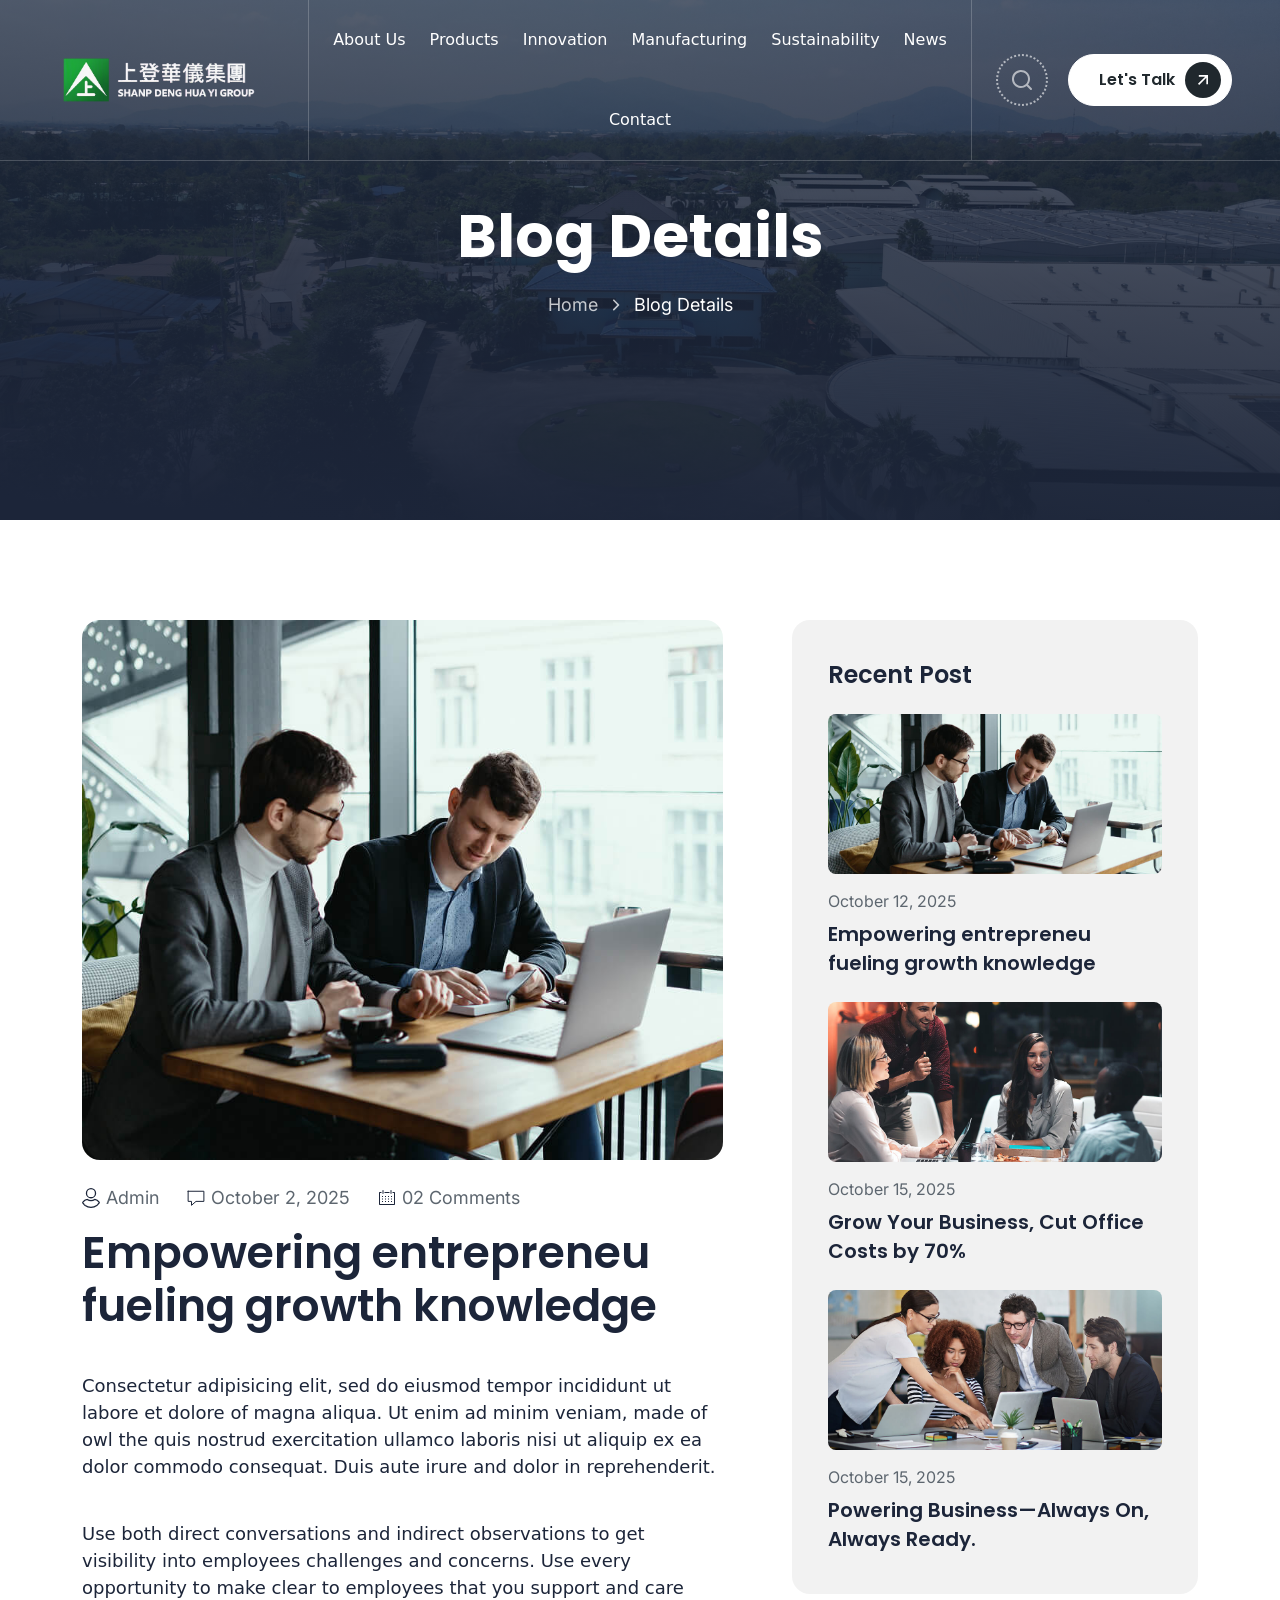
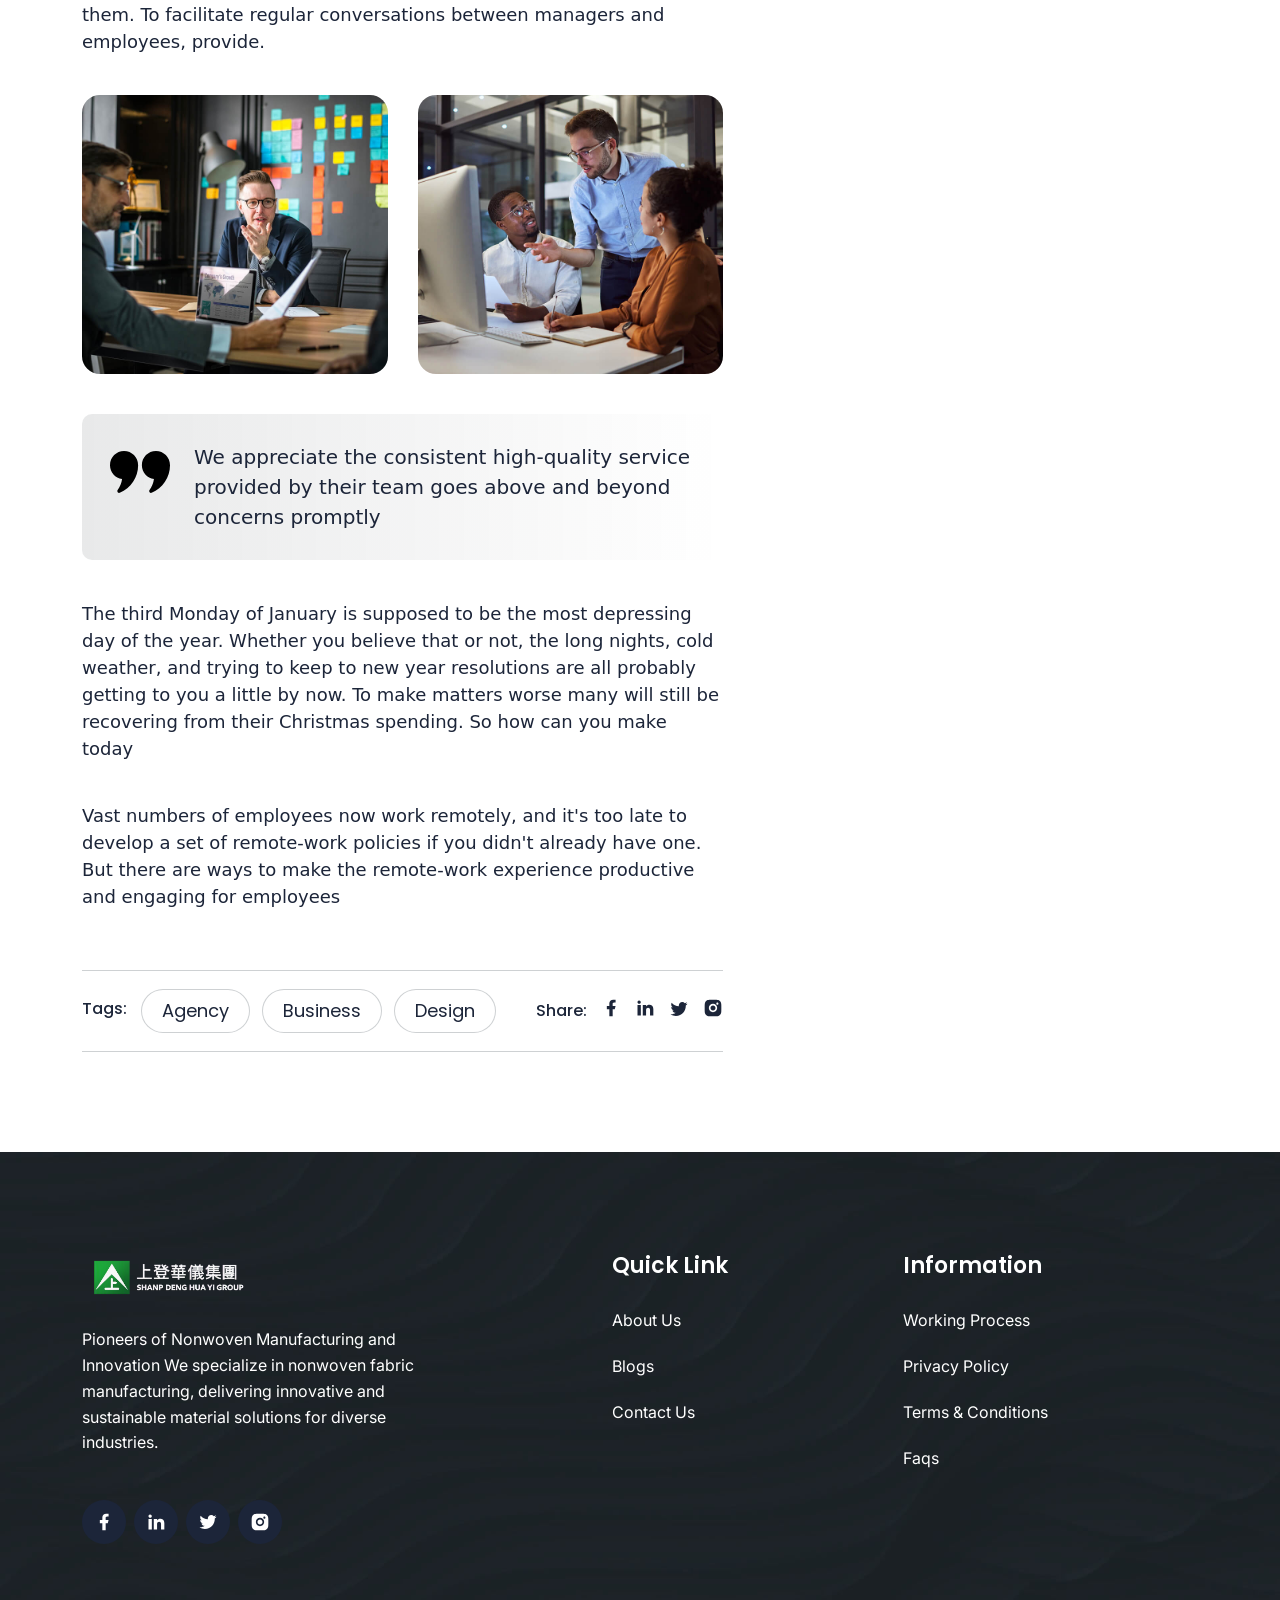
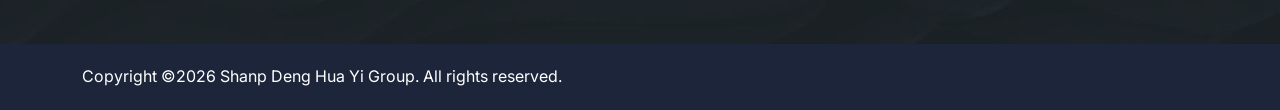
<file: blog-details.html>
<!doctype html>
<html lang="en" class="no-js">

<head>
  <title>Nonwoven manufacturer in Southeast Asia | HYSD Group</title>
  <link rel="shortcut icon" href="assets/img/loggoIcon.jpg" type="image/x-icon">

  <!-- meta tags -->
  <meta charset="utf-8">
  <meta http-equiv="X-UA-Compatible" content="IE=edge">
  <meta name="viewport" content="width=device-width, initial-scale=1, shrink-to-fit=no">
  <meta name="view-transition" content="same-origin">
  <meta name="theme-color" content="Red">
  <meta property="og:site_name" content="Consulo">
  <meta property="og:url" content="https://web.facebook.com">
  <meta property="og:title" content="HYSD Group - Leading Nonwoven Manufacturer in Southeast Asia">
  <meta property="og:description"
    content="HYSD Group delivers high-quality nonwoven solutions for industrial and consumer applications across Southeast Asia.">
  <meta name="description"
    content="HYSD Group is a trusted nonwoven manufacturer in Southeast Asia, providing sustainable products and innovative solutions for businesses worldwide.">


  <!-- fonts -->
  <link rel="preconnect" href="https://fonts.googleapis.com">
  <link rel="preconnect" href="https://fonts.gstatic.com" crossorigin>
  <link
    href="https://fonts.googleapis.com/css2?family=Inter:ital,opsz,wght@0,14..32,100..900;1,14..32,100..900&family=Poppins:ital,wght@0,100;0,200;0,300;0,400;0,500;0,600;0,700;0,800;0,900;1,100;1,200;1,300;1,400;1,500;1,600;1,700;1,800;1,900&display=swap"
    rel="stylesheet">

  <!-- all css -->
  <link rel="stylesheet" href="assets/css/vendor.css">
  <style>
    :root {
      /* Typography */
      --font-body--family: "Inter", sans-serif;
      --font-body--style: normal;
      --font-body--weight: 400;

      --font-heading--family: "Poppins", sans-serif;
      --font-heading--style: normal;
      --font-heading--weight: 600;

      --font-button--family: "Poppins", sans-serif;
      --font-button--style: normal;
      --font-button--weight: 600;

      /* h1-h6 */
      --font-h1--size: 60px;
      --font-h2--size: 48px;
      --font-h3--size: 36px;
      --font-h4--size: 24px;
      --font-h5--size: 20px;
      --font-h6--size: 16px;

      /* header nav */
      --font-nav-main: 16px;

      /* Colors */
      --color-background: rgba(255, 255, 255, 1);
      --color-foreground: rgba(28, 37, 57, 1);
      --color-foreground-heading: rgba(28, 37, 57, 1);
      --color-foreground-subheading: rgba(93, 102, 111, 1);
      --color-background-subheading: rgba(255, 255, 255, 0.1);
      --color-border-subheading-bg: rgba(32, 40, 45, 0.1);
      --color-primary: rgba(28, 37, 57, 1);
      --color-primary-background: rgba(28, 37, 57, 1);
      --color-primary-hover: rgba(28, 37, 57, 1);
      --color-primary-background-hover: rgba(28, 37, 57, 1);
      --color-border: rgba(255, 255, 255, 0.3);
      --color-border-hover: rgba(93, 102, 111, 0.5);
      --color-shadow: rgba(0, 0, 0, 1);
      --color-overlay: rgba(28, 37, 57, 0.6);

      /* Buttons */
      --font-button-size: 16px;
      --font-button-size-mobile: 16px;
      --style-button-height: 56px;
      --style-button-height-mobile: 48px;
      --style-button-slim-height: 52px;
      --style-button-slim-height-mobile: 40px;
      --style-cta-underline-offset: 5px;
      --style-cta-underline-thickness: 1px;

      /* Colors - Primary Button */
      --color-primary-button-text: rgba(255, 255, 255, 1);
      --color-primary-button-background: rgba(32, 40, 45, 1);
      --color-primary-button-border: rgba(32, 40, 45, 1);
      --color-primary-button-icon: rgba(28, 37, 57, 1);
      --color-primary-button-icon-background: rgba(255, 255, 255, 1);

      --color-primary-button-hover-text: rgba(32, 40, 45, 1);
      --color-primary-button-hover-background: rgba(255, 255, 255, 1);
      --color-primary-button-hover-border: rgba(32, 40, 45, 1);
      --color-primary-button-hover-icon: rgba(255, 255, 255, 1);
      --color-primary-button-hover-icon-background: rgba(28, 37, 57, 1);

      /* Colors - Secondary Button */
      --color-secondary-button-text: rgba(32, 40, 45, 1);
      --color-secondary-button-background: rgba(255, 255, 255, 1);
      --color-secondary-button-border: rgba(255, 255, 255, 1);
      --color-secondary-button-icon: rgba(255, 255, 255, 1);
      --color-secondary-button-icon-background: rgba(32, 40, 45, 1);

      --color-secondary-button-hover-text: rgba(255, 255, 255, 1);
      --color-secondary-button-hover-background: rgba(32, 40, 45, 1);
      --color-secondary-button-hover-border: rgba(32, 40, 45, 1);
      --color-secondary-button-hover-icon: rgba(28, 37, 57, 1);
      --color-secondary-button-hover-icon-background: rgba(255, 255, 255, 1);

      /* Colors - Input */
      --color-input-background: rgba(255, 255, 255, 1);
      --color-input-text: rgba(93, 102, 111, 1);
      --color-input-border: rgba(93, 102, 111, 0.2);
      --color-input-hover-background: rgba(255, 255, 255, 1);
      --color-input-hover-text: rgba(93, 102, 111, 1);
      --color-input-hover-border: rgba(93, 102, 111, 0.2);

      /* Borders */
      --style-border-width-buttons-primary: 1px;
      --style-border-width-buttons-secondary: 1px;
      --style-border-radius-buttons-primary: 40px;
      --style-border-radius-buttons-secondary: 40px;

      --style-border-width-inputs: 1px;
      --style-border-radius-inputs: 8px;
      --style-border-width: 1px;

      /* Focus */
      --focus-outline-width: 1px;
      --focus-outline-offset: 3px;

      /* Pagination */
      --style-pagination-border-width: 1px;
      --pagination-item-foreground: rgba(28, 37, 57, 1);
      --pagination-item-background: rgba(242, 242, 242, 1);
      --pagination-item-border: rgba(242, 242, 242, 1);
      --pagination-item-active-foreground: rgba(255, 255, 255, 1);
      --pagination-item-active-background: rgba(28, 37, 57, 1);
      --pagination-item-active-border: rgba(28, 37, 57, 1);

      /* Swiper */
      --swiper-navigation-size: 16px;
      --swiper-navigation-color: rgba(255, 255, 255, 1);
      --swiper-navigation-background-color: transparent;
      --swiper-navigation-hover-color: rgba(255, 255, 255, 1);
      --swiper-navigation-hover-background-color: rgba(255, 255, 255, 0.15);
      --swiper-pagination-bullet-inactive-color: rgba(242, 242, 242);
      --swiper-pagination-color: rgba(28, 37, 57, 1);
      --swiper-pagination-bullet-inactive-opacity: 1;
    }

    @media (max-width: 767px) {
      :root {
        --font-h1--size: 48px;
        --font-h2--size: 40px;
        --font-h3--size: 28px;
        --font-h4--size: 20px;
        --font-h5--size: 18px;
      }
    }
  </style>
  <link rel="stylesheet" href="assets/css/style.css">
</head>

<body>
  <!-- Header 1 -->
   <sticky-header data-sticky-type="always">
    <header class="header-1 header-floating">
      <div class="container-fluid">
        <div class="header-grid">
          <a class="header-logo" href="index.html" aria-label="Consulo">
            <img src="assets/img/huayi-white.png" alt="Consulo Logo" width="189" height="32">
          </a>
          <drawer-menu>
            <nav class="header-nav drawer-menu">
              <div class="d-lg-none header-nav-headings">
                <a class="header-logo" href="index.html" aria-label="Consulo">
                  <img src="assets/img/LogoHuayi.png" alt="Consulo Logo" width="189" height="32" loading="lazy">
                </a>
                <drawer-opener class="svg-wrapper menu-close" data-drawer=".drawer-menu">
                  <svg width="30px" height="30px" viewBox="0 0 24 24" fill="none" xmlns="http://www.w3.org/2000/svg">
                    <path
                      d="M8.00386 9.41816C7.61333 9.02763 7.61334 8.39447 8.00386 8.00395C8.39438 7.61342 9.02755 7.61342 9.41807 8.00395L12.0057 10.5916L14.5907 8.00657C14.9813 7.61605 15.6144 7.61605 16.0049 8.00657C16.3955 8.3971 16.3955 9.03026 16.0049 9.42079L13.4199 12.0058L16.0039 14.5897C16.3944 14.9803 16.3944 15.6134 16.0039 16.0039C15.6133 16.3945 14.9802 16.3945 14.5896 16.0039L12.0057 13.42L9.42097 16.0048C9.03045 16.3953 8.39728 16.3953 8.00676 16.0048C7.61624 15.6142 7.61624 14.9811 8.00676 14.5905L10.5915 12.0058L8.00386 9.41816Z"
                      fill="currentColor" />
                    <path fill-rule="evenodd" clip-rule="evenodd"
                      d="M23 12C23 18.0751 18.0751 23 12 23C5.92487 23 1 18.0751 1 12C1 5.92487 5.92487 1 12 1C18.0751 1 23 5.92487 23 12ZM3.00683 12C3.00683 16.9668 7.03321 20.9932 12 20.9932C16.9668 20.9932 20.9932 16.9668 20.9932 12C20.9932 7.03321 16.9668 3.00683 12 3.00683C7.03321 3.00683 3.00683 7.03321 3.00683 12Z"
                      fill="currentColor" />
                  </svg>
                </drawer-opener>
              </div>
              <ul class="header-menu list-unstyled">
                <li class="nav-item">
                  <a class="menu-link menu-link-main" href="about.html">
                    About Us
                  </a>
                </li>
                <li class="nav-item">
                  <a class="menu-link menu-link-main" href="project.html">
                    Products
                  </a>
                </li>
                <li class="nav-item">
                  <a class="menu-link menu-link-main" href="#">
                    Innovation
                  </a>
                </li>
                <li class="nav-item">
                  <a class="menu-link menu-link-main" href="#">
                    Manufacturing
                  </a>
                </li>
                <li class="nav-item">
                  <a class="menu-link menu-link-main" href="#">
                    Sustainability
                  </a>
                </li>
                <!-- <li class="nav-item nav-item-static">
                  <a class="menu-link menu-link-main menu-accrodion" href="services.html">
                    Services
                    <svg width="10" height="5" viewBox="0 0 10 5" fill="none" xmlns="http://www.w3.org/2000/svg">
                      <path d="M5 5L0 0H10L5 5Z" fill="currentColor" />
                    </svg>
                  </a>
                  <div class="header-megamenu header-submenu menu-absolute submenu-color">
                    <ul class="list-unstyled">
                      <li class="nav-item">
                        <a class="menu-link heading fw-300" href="blog.html">
                          WHY CONSULO
                        </a>
                        <ul class="reset-submenu list-unstyled submenu-color">
                          <li class="nav-item">
                            <a class="menu-link" href="services.html">
                              <div class="heading text-20 fw-600">
                                Become a Partner
                              </div>
                              <div class="text text-14">
                                Links customers with trusted Partners who help
                                them realize greater value—faster—through
                                Consulo.
                              </div>
                            </a>
                          </li>
                          <li class="nav-item">
                            <a class="menu-link" href="project.html">
                              <div class="heading text-20 fw-600">
                                Project
                              </div>
                              <div class="text text-14">
                                Hundreds of emerging brands thrive with
                                Consulo. Discover their journeys.
                              </div>
                            </a>
                          </li>
                        </ul>
                      </li>
                      <li class="nav-item">
                        <a class="menu-link heading fw-300" href="blog.html">
                          FEATURED CASE STUDY
                        </a>
                        <ul class="reset-submenu list-unstyled submenu-color">
                          <li class="nav-item">
                            <a class="menu-link megamenu-image-wrap" href="blog.html">
                              <picture>
                                <source media="(max-width: 575px)" srcset="assets/img/menu/575.jpg">
                                <img src="assets/img/menu/1.jpg" width="1000" height="668" loading="lazy"
                                  alt="Hero Image">
                              </picture>
                              <div class="content">
                                <div class="heading text-20 fw-600">
                                  <div class="heading text-20 fw-600">
                                    Consulo Subscriptions
                                  </div>
                                  <div class="text text-14">
                                    Hundreds of emerging brands thrive with
                                    Consulo. Discover their journeys.
                                  </div>
                                </div>
                                <div class="button button--primary">
                                  <span class="svg-wrapper">
                                    <svg class="icon-20" width="20" height="20" viewBox="0 0 20 20" fill="none"
                                      xmlns="http://www.w3.org/2000/svg">
                                      <path
                                        d="M13.3365 7.84518L6.16435 15.0173L4.98584 13.8388L12.158 6.66667H5.83652V5H15.0032V14.1667H13.3365V7.84518Z"
                                        fill="currentColor"></path>
                                    </svg>
                                  </span>
                                </div>
                              </div>
                            </a>
                          </li>
                        </ul>
                      </li>
                      <li class="nav-item megamenu-links">
                        <a class="menu-link text-14 fw-300" href="contact.html">
                          <svg class="icon-18" width="20px" height="20px" viewBox="0 0 24 24" fill="none"
                            xmlns="http://www.w3.org/2000/svg">
                            <path
                              d="M12 22C17.5228 22 22 17.5228 22 12C22 6.47715 17.5228 2 12 2C6.47715 2 2 6.47715 2 12C2 13.5997 2.37562 15.1116 3.04346 16.4525C3.22094 16.8088 3.28001 17.2161 3.17712 17.6006L2.58151 19.8267C2.32295 20.793 3.20701 21.677 4.17335 21.4185L6.39939 20.8229C6.78393 20.72 7.19121 20.7791 7.54753 20.9565C8.88837 21.6244 10.4003 22 12 22Z"
                              stroke="currentColor" stroke-width="1.5" />
                            <path opacity="0.5" d="M8 10.5H16" stroke="currentColor" stroke-width="1.5"
                              stroke-linecap="round" />
                            <path opacity="0.5" d="M8 14H13.5" stroke="currentColor" stroke-width="1.5"
                              stroke-linecap="round" />
                          </svg>
                          Contact Sales
                        </a>
                        <a class="menu-link text-14 fw-300" href="project-details.html">
                          <svg class="icon-18" width="20px" height="20px" viewBox="0 0 24 24" fill="none"
                            xmlns="http://www.w3.org/2000/svg">
                            <circle cx="12" cy="12" r="10" stroke="currentColor" stroke-width="1.5" />
                            <path
                              d="M15.4137 10.941C16.1954 11.4026 16.1954 12.5974 15.4137 13.059L10.6935 15.8458C9.93371 16.2944 9 15.7105 9 14.7868L9 9.21316C9 8.28947 9.93371 7.70561 10.6935 8.15419L15.4137 10.941Z"
                              stroke="currentColor" stroke-width="1.5" />
                          </svg>
                          Watch Demo
                        </a>
                        <a class="menu-link text-14 fw-300" href="team.html">
                          <svg class="icon-18" width="20px" height="20px" viewBox="0 0 24 24" fill="none"
                            xmlns="http://www.w3.org/2000/svg">
                            <circle cx="9" cy="9" r="2" stroke="currentColor" stroke-width="1.5" />
                            <path
                              d="M13 15C13 16.1046 13 17 9 17C5 17 5 16.1046 5 15C5 13.8954 6.79086 13 9 13C11.2091 13 13 13.8954 13 15Z"
                              stroke="currentColor" stroke-width="1.5" />
                            <path
                              d="M22 12C22 15.7712 22 17.6569 20.8284 18.8284C19.6569 20 17.7712 20 14 20H10C6.22876 20 4.34315 20 3.17157 18.8284C2 17.6569 2 15.7712 2 12C2 8.22876 2 6.34315 3.17157 5.17157C4.34315 4 6.22876 4 10 4H14C17.7712 4 19.6569 4 20.8284 5.17157C21.298 5.64118 21.5794 6.2255 21.748 7"
                              stroke="currentColor" stroke-width="1.5" stroke-linecap="round" />
                            <path d="M19 12H15" stroke="currentColor" stroke-width="1.5" stroke-linecap="round" />
                            <path d="M19 9H14" stroke="currentColor" stroke-width="1.5" stroke-linecap="round" />
                            <path d="M19 15H16" stroke="currentColor" stroke-width="1.5" stroke-linecap="round" />
                          </svg>
                          Webinars
                        </a>
                      </li>
                    </ul>
                  </div>
                </li> -->
                <li class="nav-item">
                  <a class="menu-link menu-link-main menu-accrodion" href="blog.html">
                    News
                  </a>
                </li>
                <li class="nav-item">
                  <a class="menu-link menu-link-main" href="contact.html">
                    Contact
                  </a>
                </li>
              </ul>
            </nav>
          </drawer-menu>
          <div class="header-actions d-flex align-items-center">
            <drawer-opener class="header-search search-open svg-wrapper" data-drawer=".modal-search">
              <svg width="24" height="24" viewBox="0 0 24 24" fill="none" xmlns="http://www.w3.org/2000/svg">
                <path
                  d="M21.7104 20.2875L18.0004 16.6075C19.4405 14.8119 20.1379 12.5328 19.9492 10.2388C19.7605 7.94476 18.7001 5.81025 16.9859 4.27411C15.2718 2.73797 13.0342 1.91697 10.7333 1.97993C8.43243 2.04289 6.24311 2.98502 4.61553 4.6126C2.98795 6.24018 2.04582 8.4295 1.98286 10.7304C1.9199 13.0313 2.7409 15.2688 4.27704 16.983C5.81318 18.6971 7.94769 19.7576 10.2417 19.9463C12.5357 20.135 14.8148 19.4376 16.6104 17.9975L20.2904 21.6775C20.3834 21.7712 20.494 21.8456 20.6158 21.8964C20.7377 21.9471 20.8684 21.9733 21.0004 21.9733C21.1324 21.9733 21.2631 21.9471 21.385 21.8964C21.5068 21.8456 21.6174 21.7712 21.7104 21.6775C21.8906 21.491 21.9914 21.2418 21.9914 20.9825C21.9914 20.7231 21.8906 20.4739 21.7104 20.2875ZM11.0004 17.9975C9.61592 17.9975 8.26255 17.5869 7.1114 16.8178C5.96026 16.0486 5.06305 14.9553 4.53324 13.6762C4.00342 12.3972 3.8648 10.9897 4.1349 9.63183C4.40499 8.27396 5.07168 7.02668 6.05065 6.04772C7.02961 5.06875 8.27689 4.40206 9.63476 4.13197C10.9926 3.86187 12.4001 4.00049 13.6792 4.53031C14.9583 5.06012 16.0515 5.95733 16.8207 7.10847C17.5899 8.25962 18.0004 9.61299 18.0004 10.9975C18.0004 12.854 17.2629 14.6345 15.9501 15.9472C14.6374 17.26 12.8569 17.9975 11.0004 17.9975Z"
                  fill="currentColor" fill-opacity="1" />
              </svg>
            </drawer-opener>

            <modal-search class="theme-modal modal-search">
              <div class="modal-container">
                <div class="modal-header">
                  <drawer-opener class="svg-wrapper search-close" data-drawer=".modal-search">
                    <svg width="30px" height="30px" viewBox="0 0 24 24" fill="none" xmlns="http://www.w3.org/2000/svg">
                      <path
                        d="M8.00386 9.41816C7.61333 9.02763 7.61334 8.39447 8.00386 8.00395C8.39438 7.61342 9.02755 7.61342 9.41807 8.00395L12.0057 10.5916L14.5907 8.00657C14.9813 7.61605 15.6144 7.61605 16.0049 8.00657C16.3955 8.3971 16.3955 9.03026 16.0049 9.42079L13.4199 12.0058L16.0039 14.5897C16.3944 14.9803 16.3944 15.6134 16.0039 16.0039C15.6133 16.3945 14.9802 16.3945 14.5896 16.0039L12.0057 13.42L9.42097 16.0048C9.03045 16.3953 8.39728 16.3953 8.00676 16.0048C7.61624 15.6142 7.61624 14.9811 8.00676 14.5905L10.5915 12.0058L8.00386 9.41816Z"
                        fill="currentColor" />
                      <path fill-rule="evenodd" clip-rule="evenodd"
                        d="M23 12C23 18.0751 18.0751 23 12 23C5.92487 23 1 18.0751 1 12C1 5.92487 5.92487 1 12 1C18.0751 1 23 5.92487 23 12ZM3.00683 12C3.00683 16.9668 7.03321 20.9932 12 20.9932C16.9668 20.9932 20.9932 16.9668 20.9932 12C20.9932 7.03321 16.9668 3.00683 12 3.00683C7.03321 3.00683 3.00683 7.03321 3.00683 12Z"
                        fill="currentColor" />
                    </svg>
                  </drawer-opener>
                </div>
                <div class="modal-main d-flex align-items-center justify-content-center">
                  <form action="index.html#"
                    class="form-search d-flex align-items-center justify-content-center flex-wrap">
                    <label for="Search" class="text text-30"> Search </label>
                    <input type="text" placeholder="What are you looking for?" name="search" id="Search"
                      class="text text-16" autocomplete="off">
                    <button class="button button--primary" type="submit" aria-label="Search">
                      <span class="svg-wrapper">
                        <svg width="24" height="24" viewBox="0 0 24 24" fill="none" xmlns="http://www.w3.org/2000/svg">
                          <path
                            d="M21.7104 20.2875L18.0004 16.6075C19.4405 14.8119 20.1379 12.5328 19.9492 10.2388C19.7605 7.94476 18.7001 5.81025 16.9859 4.27411C15.2718 2.73797 13.0342 1.91697 10.7333 1.97993C8.43243 2.04289 6.24311 2.98502 4.61553 4.6126C2.98795 6.24018 2.04582 8.4295 1.98286 10.7304C1.9199 13.0313 2.7409 15.2688 4.27704 16.983C5.81318 18.6971 7.94769 19.7576 10.2417 19.9463C12.5357 20.135 14.8148 19.4376 16.6104 17.9975L20.2904 21.6775C20.3834 21.7712 20.494 21.8456 20.6158 21.8964C20.7377 21.9471 20.8684 21.9733 21.0004 21.9733C21.1324 21.9733 21.2631 21.9471 21.385 21.8964C21.5068 21.8456 21.6174 21.7712 21.7104 21.6775C21.8906 21.491 21.9914 21.2418 21.9914 20.9825C21.9914 20.7231 21.8906 20.4739 21.7104 20.2875ZM11.0004 17.9975C9.61592 17.9975 8.26255 17.5869 7.1114 16.8178C5.96026 16.0486 5.06305 14.9553 4.53324 13.6762C4.00342 12.3972 3.8648 10.9897 4.1349 9.63183C4.40499 8.27396 5.07168 7.02668 6.05065 6.04772C7.02961 5.06875 8.27689 4.40206 9.63476 4.13197C10.9926 3.86187 12.4001 4.00049 13.6792 4.53031C14.9583 5.06012 16.0515 5.95733 16.8207 7.10847C17.5899 8.25962 18.0004 9.61299 18.0004 10.9975C18.0004 12.854 17.2629 14.6345 15.9501 15.9472C14.6374 17.26 12.8569 17.9975 11.0004 17.9975Z"
                            fill="currentColor" fill-opacity="1" />
                        </svg>
                      </span>
                    </button>
                  </form>
                </div>
              </div>
            </modal-search>

            <div class="header-separator">
              <svg width="11" height="53" viewBox="0 0 11 53" fill="none" xmlns="http://www.w3.org/2000/svg">
                <line x1="10.5" x2="10.5" y2="53" stroke="currentColor" stroke-opacity="0.7" />
                <line x1="0.5" y1="12" x2="0.5" y2="42" stroke="currentColor" stroke-opacity="0.3" />
              </svg>
            </div>
            <a href="contact.html" aria-label="contact us"
              class="button button--secondary button--slim d-none d-lg-inline-flex">
              Let's Talk
              <span class="svg-wrapper">
                <svg class="icon-20" width="20" height="20" viewBox="0 0 20 20" fill="none"
                  xmlns="http://www.w3.org/2000/svg">
                  <path
                    d="M13.3365 7.84518L6.16435 15.0173L4.98584 13.8388L12.158 6.66667H5.83652V5H15.0032V14.1667H13.3365V7.84518Z"
                    fill="currentColor"></path>
                </svg>
              </span>
            </a>
            <drawer-opener class="svg-wrapper menu-open d-lg-none" data-drawer=".drawer-menu">
              <svg width="52" height="52" viewBox="0 0 52 52" fill="none" xmlns="http://www.w3.org/2000/svg">
                <circle cx="26" cy="26" r="25.5" fill="white" stroke="currentColor" />
                <path
                  d="M32.5 18.2857C32.5 17.5757 31.9179 17 31.2 17H14.3C13.5821 17 13 17.5757 13 18.2857C13 18.9958 13.5821 19.5714 14.3 19.5714H31.2C31.9179 19.5714 32.5 18.9957 32.5 18.2857ZM14.3 24.7143H37.7C38.4179 24.7143 39 25.29 39 26C39 26.7101 38.4179 27.2857 37.7 27.2857H14.3C13.5821 27.2857 13 26.7101 13 26C13 25.29 13.5821 24.7143 14.3 24.7143ZM14.3 32.4286H26C26.7179 32.4286 27.3 33.0042 27.3 33.7143C27.3 34.4243 26.7179 35 26 35H14.3C13.5821 35 13 34.4243 13 33.7143C13 33.0042 13.5821 32.4286 14.3 32.4286Z"
                  fill="currentColor" />
              </svg>
            </drawer-opener>
          </div>
        </div>
      </div>
    </header>
  </sticky-header>

  <!-- Main -->
  <main>
    <!-- Page Banner -->
    <div class="page-banner overlay">
      <picture class="media media-bg">
        <source media="(max-width: 575px)" srcset="assets/img/banner/page-banner-575.jpg">
        <source media="(max-width: 991px)" srcset="assets/img/banner/page-banner-991.jpg">
        <img src="assets/img/BannersHuayi/dji_fly_20221025_105954_671_1666671089326_photo.JPG" width="1920" height="520"
          loading="eager" alt="Page Banner Image">
      </picture>
      <div class="page-banner-content">
        <div class="container text-center">
          <h1 class="heading text-80 fw-700" data-aos="fade-up">
            Blog Details
          </h1>
          <ul class="breadcrumb list-unstyled" data-aos="fade-up" data-aos-delay="100">
            <li>
              <a href="index.html" class="text text-18" aria-label="Home Page">
                Home
              </a>
            </li>
            <li>
              <svg width="8" height="12" viewBox="0 0 8 12" fill="none" xmlns="http://www.w3.org/2000/svg">
                <path fill-rule="evenodd" clip-rule="evenodd"
                  d="M7.08929 5.40903C7.24552 5.5653 7.33328 5.77723 7.33328 5.9982C7.33328 6.21917 7.24552 6.43109 7.08929 6.58736L2.37512 11.3015C2.29825 11.3811 2.2063 11.4446 2.10463 11.4883C2.00296 11.532 1.89361 11.5549 1.78296 11.5559C1.67231 11.5569 1.56258 11.5358 1.46016 11.4939C1.35775 11.452 1.2647 11.3901 1.18646 11.3119C1.10822 11.2336 1.04634 11.1406 1.00444 11.0382C0.962537 10.9357 0.941453 10.826 0.942414 10.7154C0.943376 10.6047 0.966364 10.4954 1.01004 10.3937C1.05371 10.292 1.1172 10.2001 1.19679 10.1232L5.32179 5.9982L1.19679 1.8732C1.04499 1.71603 0.960996 1.50553 0.962894 1.28703C0.964793 1.06853 1.05243 0.859522 1.20694 0.705015C1.36145 0.550508 1.57046 0.462868 1.78896 0.460969C2.00745 0.45907 2.21795 0.543066 2.37512 0.694864L7.08929 5.40903Z"
                  fill="currentColor" />
              </svg>
            </li>
            <li>
              <a role="link" aria-disabled="true" class="text text-18 active">
                Blog Details
              </a>
            </li>
          </ul>
        </div>
      </div>
    </div>

    <!-- Blog List -->
    <div class="page-blog-details mt-100">
      <div class="container">
        <drawer-opener class="open-sidebar svg-wrapper text text-20 fw-500 d-lg-none" data-drawer=".drawer-blog-sidebar"
          data-aos="fade-up">
          <svg xmlns="http://www.w3.org/2000/svg" fill="none" viewBox="0 0 24 24" stroke-width="1.5"
            stroke="currentColor">
            <path stroke-linecap="round" stroke-linejoin="round"
              d="M12 3c2.755 0 5.455.232 8.083.678.533.09.917.556.917 1.096v1.044a2.25 2.25 0 0 1-.659 1.591l-5.432 5.432a2.25 2.25 0 0 0-.659 1.591v2.927a2.25 2.25 0 0 1-1.244 2.013L9.75 21v-6.568a2.25 2.25 0 0 0-.659-1.591L3.659 7.409A2.25 2.25 0 0 1 3 5.818V4.774c0-.54.384-1.006.917-1.096A48.32 48.32 0 0 1 12 3Z" />
          </svg>
          Filter
        </drawer-opener>
        <div class="row">
          <div class="col-12 col-lg-7">
            <div class="blog-details">
              <div class="card-blog-list" data-aos="fade-up">
                <div class="card-blog-list-media radius18">
                  <div class="media">
                    <img src="assets/img/blog/1.jpg" alt="blog image" width="1000" height="707" loading="lazy">
                  </div>
                </div>

                <div class="card-blog-content">
                  <div class="card-blog-meta">
                    <div class="card-blog-meta-item text text-18">
                      <svg width="18" height="20" viewBox="0 0 18 20" fill="none" xmlns="http://www.w3.org/2000/svg">
                        <path
                          d="M9.00098 0.650391C11.499 0.650391 13.5437 2.69437 13.5439 5.19238C13.5439 7.69056 11.4992 9.73535 9.00098 9.73535C6.50299 9.73517 4.45898 7.69045 4.45898 5.19238C4.45919 2.69448 6.50308 0.650569 9.00098 0.650391Z"
                          stroke="currentColor" stroke-width="1.3" />
                        <path
                          d="M5.2041 11.4092C5.22954 11.4041 5.2933 11.4126 5.34375 11.4502L5.34863 11.4531C6.41552 12.2405 7.68474 12.6464 8.99902 12.6465C10.3135 12.6465 11.5834 12.2407 12.6504 11.4531L12.6553 11.4502C12.6717 11.4383 12.7412 11.4086 12.8506 11.418C14.4691 11.6454 15.9118 12.559 16.8516 13.9482L16.8555 13.9531C17.0155 14.1843 17.152 14.4246 17.2607 14.6719C17.1428 14.8756 17.0147 15.073 16.8711 15.2705L16.7158 15.4775L16.708 15.4883C16.4195 15.8798 16.0836 16.2387 15.7285 16.5938C15.4317 16.8905 15.0922 17.1871 14.7559 17.4395C13.0785 18.6922 11.0607 19.3506 8.97656 19.3506C6.89732 19.3505 4.88498 18.6944 3.20996 17.4473C2.84577 17.1514 2.51261 16.8807 2.22559 16.5938L2.21875 16.5859L2.21094 16.5801L1.95215 16.3242C1.69963 16.0639 1.46736 15.7886 1.24609 15.4883L1.24316 15.4834L0.944336 15.0703C0.86428 14.9535 0.788425 14.8348 0.71875 14.7178C0.835661 14.4569 0.982086 14.185 1.14258 13.9531L1.14355 13.9541L1.15137 13.9424C2.06835 12.5567 3.53571 11.6401 5.16504 11.416L5.18457 11.4131L5.2041 11.4092Z"
                          stroke="currentColor" stroke-width="1.3" />
                      </svg>
                      Admin
                    </div>
                    <div class="card-blog-meta-item text text-18">
                      <svg width="18" height="16" viewBox="0 0 18 16" fill="none" xmlns="http://www.w3.org/2000/svg">
                        <path d="M1.125 1.25H16.875V11.375H9L4.5 15.3125V11.375H1.125V1.25Z" stroke="currentColor"
                          stroke-linecap="round" stroke-linejoin="round" />
                      </svg>
                      October 2, 2025
                    </div>
                    <a class="card-blog-meta-item text text-18" href="blog-details.html#blog-comments"
                      aria-label="Blog Comments">
                      <svg width="18" height="18" viewBox="0 0 18 18" fill="none" xmlns="http://www.w3.org/2000/svg">
                        <g clip-path="url(#clip0_9060_14106)">
                          <path
                            d="M16.1251 3H14.5001V4H16.0001V15H2.00013V4H3.50013V3H1.87513C1.75825 3.00195 1.6429 3.02691 1.53566 3.07345C1.42843 3.11999 1.33141 3.1872 1.25016 3.27125C1.1689 3.35529 1.105 3.45451 1.0621 3.56325C1.0192 3.67199 0.998142 3.78812 1.00013 3.905V15.095C0.998142 15.2119 1.0192 15.328 1.0621 15.4367C1.105 15.5455 1.1689 15.6447 1.25016 15.7288C1.33141 15.8128 1.42843 15.88 1.53566 15.9265C1.6429 15.9731 1.75825 15.998 1.87513 16H16.1251C16.242 15.998 16.3574 15.9731 16.4646 15.9265C16.5718 15.88 16.6688 15.8128 16.7501 15.7288C16.8314 15.6447 16.8953 15.5455 16.9382 15.4367C16.9811 15.328 17.0021 15.2119 17.0001 15.095V3.905C17.0021 3.78812 16.9811 3.67199 16.9382 3.56325C16.8953 3.45451 16.8314 3.35529 16.7501 3.27125C16.6688 3.1872 16.5718 3.11999 16.4646 3.07345C16.3574 3.02691 16.242 3.00195 16.1251 3Z"
                            fill="currentColor" />
                          <path d="M4 7H5V8H4V7Z" fill="currentColor" />
                          <path d="M7 7H8V8H7V7Z" fill="currentColor" />
                          <path d="M10 7H11V8H10V7Z" fill="currentColor" />
                          <path d="M13 7H14V8H13V7Z" fill="currentColor" />
                          <path d="M4 9.5H5V10.5H4V9.5Z" fill="currentColor" />
                          <path d="M7 9.5H8V10.5H7V9.5Z" fill="currentColor" />
                          <path d="M10 9.5H11V10.5H10V9.5Z" fill="currentColor" />
                          <path d="M13 9.5H14V10.5H13V9.5Z" fill="currentColor" />
                          <path d="M4 12H5V13H4V12Z" fill="currentColor" />
                          <path d="M7 12H8V13H7V12Z" fill="currentColor" />
                          <path d="M10 12H11V13H10V12Z" fill="currentColor" />
                          <path d="M13 12H14V13H13V12Z" fill="currentColor" />
                          <path
                            d="M5 5C5.13261 5 5.25979 4.94732 5.35355 4.85355C5.44732 4.75979 5.5 4.63261 5.5 4.5V1.5C5.5 1.36739 5.44732 1.24021 5.35355 1.14645C5.25979 1.05268 5.13261 1 5 1C4.86739 1 4.74021 1.05268 4.64645 1.14645C4.55268 1.24021 4.5 1.36739 4.5 1.5V4.5C4.5 4.63261 4.55268 4.75979 4.64645 4.85355C4.74021 4.94732 4.86739 5 5 5Z"
                            fill="currentColor" />
                          <path
                            d="M13 5C13.1326 5 13.2598 4.94732 13.3536 4.85355C13.4473 4.75979 13.5 4.63261 13.5 4.5V1.5C13.5 1.36739 13.4473 1.24021 13.3536 1.14645C13.2598 1.05268 13.1326 1 13 1C12.8674 1 12.7402 1.05268 12.6464 1.14645C12.5527 1.24021 12.5 1.36739 12.5 1.5V4.5C12.5 4.63261 12.5527 4.75979 12.6464 4.85355C12.7402 4.94732 12.8674 5 13 5Z"
                            fill="currentColor" />
                          <path d="M6.5 3H11.5V4H6.5V3Z" fill="currentColor" />
                        </g>
                        <defs>
                          <clipPath id="clip0_9060_14106">
                            <rect width="18" height="18" fill="white" />
                          </clipPath>
                        </defs>
                      </svg>
                      02 Comments
                    </a>
                  </div>

                  <h2 class="card-blog-heading heading text-50">
                    Empowering entrepreneu fueling growth knowledge
                  </h2>

                  <div class="blog-description">
                    <p>
                      Consectetur adipisicing elit, sed do eiusmod tempor
                      incididunt ut labore et dolore of magna aliqua. Ut enim
                      ad minim veniam, made of owl the quis nostrud
                      exercitation ullamco laboris nisi ut aliquip ex ea dolor
                      commodo consequat. Duis aute irure and dolor in
                      reprehenderit.
                    </p>

                    <p>
                      Use both direct conversations and indirect observations
                      to get visibility into employees challenges and
                      concerns. Use every opportunity to make clear to
                      employees that you support and care them. To facilitate
                      regular conversations between managers and employees,
                      provide.
                    </p>

                    <div class="blog-paired-image">
                      <img src="assets/img/blog/d1.jpg" alt="blog image" width="768" height="700" loading="lazy">
                      <img src="assets/img/blog/d2.jpg" alt="blog image" width="768" height="700" loading="lazy">
                    </div>

                    <blockquote>
                      We appreciate the consistent high-quality service
                      provided by their team goes above and beyond concerns
                      promptly
                    </blockquote>

                    <p>
                      The third Monday of January is supposed to be the most
                      depressing day of the year. Whether you believe that or
                      not, the long nights, cold weather, and trying to keep
                      to new year resolutions are all probably getting to you
                      a little by now. To make matters worse many will still
                      be recovering from their Christmas spending. So how can
                      you make today
                    </p>

                    <p>
                      Vast numbers of employees now work remotely, and it's
                      too late to develop a set of remote-work policies if you
                      didn't already have one. But there are ways to make the
                      remote-work experience productive and engaging for
                      employees
                    </p>
                  </div>
                </div>
              </div>
            </div>

            <div class="blog-share" data-aos="fade-up">
              <div class="blog-share-item">
                <h2 class="label heading text-16 fw-500">Tags:</h2>
                <ul class="sidebar-tags list-unstyled">
                  <li>
                    <a class="subheading subheading-bg text-18" href="blog-details.html" aria-label="tag">
                      Agency
                    </a>
                  </li>
                  <li>
                    <a class="subheading subheading-bg text-18" href="blog-details.html" aria-label="tag">
                      Business
                    </a>
                  </li>
                  <li>
                    <a class="subheading subheading-bg text-18" href="blog-details.html" aria-label="tag">
                      Design
                    </a>
                  </li>
                </ul>
              </div>
              <div class="blog-share-item">
                <h2 class="label heading text-16 fw-500">Share:</h2>
                <ul class="social-icons list-unstyled">
                  <li>
                    <a class="social-link text" href="https://web.facebook.com">
                      <svg width="10" height="18" viewBox="0 0 10 18" fill="none" xmlns="http://www.w3.org/2000/svg">
                        <path
                          d="M6.66634 10.2552H8.74967L9.58301 6.92188H6.66634V5.25521C6.66634 4.39739 6.66634 3.58854 8.33301 3.58854H9.58301V0.788625C9.31159 0.752583 8.28551 0.671875 7.20209 0.671875C4.94001 0.671875 3.33301 2.05259 3.33301 4.5883V6.92188H0.833008V10.2552H3.33301V17.3385H6.66634V10.2552Z"
                          fill="currentColor" />
                      </svg>
                      <span class="visually-hidden">Facebook</span>
                    </a>
                  </li>
                  <li>
                    <a class="social-link text" href="https://www.linkedin.com/">
                      <svg width="17" height="16" viewBox="0 0 17 16" fill="none" xmlns="http://www.w3.org/2000/svg">
                        <path
                          d="M3.78357 2.16742C3.78326 2.84601 3.37157 3.45666 2.74262 3.71142C2.11367 3.96619 1.39306 3.81419 0.920587 3.32711C0.448112 2.84001 0.318129 2.11511 0.59192 1.49421C0.86572 0.873305 1.48862 0.480397 2.1669 0.500755C3.0678 0.527797 3.78398 1.26612 3.78357 2.16742ZM3.83357 5.06742H0.500237V15.5007H3.83357V5.06742ZM9.10025 5.06742H5.78357V15.5007H9.06692V10.0257C9.06692 6.97573 13.0419 6.6924 13.0419 10.0257V15.5007H16.3336V8.8924C16.3336 3.75075 10.4503 3.94242 9.06692 6.4674L9.10025 5.06742Z"
                          fill="currentColor" />
                      </svg>
                      <span class="visually-hidden">Linkedin</span>
                    </a>
                  </li>
                  <li>
                    <a class="social-link text" href="https://x.com/">
                      <svg width="18" height="14" viewBox="0 0 18 14" fill="none" xmlns="http://www.w3.org/2000/svg">
                        <path
                          d="M17.5104 1.71289C16.8743 1.9943 16.1996 2.17914 15.5088 2.26127C16.2366 1.82561 16.7812 1.14026 17.0411 0.332886C16.3573 0.739186 15.6088 1.02515 14.8282 1.17835C14.1693 0.475394 13.2483 0.0770356 12.2848 0.0781272C10.3605 0.0781272 8.79975 1.63835 8.79975 3.56354C8.79975 3.83666 8.83109 4.10153 8.88967 4.35709C5.99206 4.21121 3.42506 2.82455 1.70565 0.715686C1.39608 1.24757 1.23338 1.85216 1.2342 2.46757C1.2342 3.67667 1.84967 4.74388 2.78458 5.36868C2.23115 5.35118 1.6899 5.20171 1.20599 4.93262C1.20545 4.94726 1.20545 4.9619 1.20545 4.97574C1.20545 6.66484 2.40683 8.07384 4.00166 8.39376C3.70234 8.47476 3.3936 8.51568 3.08352 8.51543C2.85831 8.51543 2.63976 8.49468 2.42733 8.45393C2.8711 9.83826 4.15739 10.8461 5.683 10.8738C4.44845 11.8427 2.92391 12.3683 1.35453 12.3661C1.07677 12.3663 0.799246 12.3499 0.523438 12.3171C2.1167 13.3413 3.97127 13.8849 5.86535 13.8829C12.2763 13.8829 15.7817 8.57243 15.7817 3.9671C15.7817 3.81643 15.778 3.66523 15.7713 3.51615C16.4536 3.02322 17.0425 2.41257 17.5104 1.71289Z"
                          fill="currentColor" />
                      </svg>
                      <span class="visually-hidden">Twitter</span>
                    </a>
                  </li>
                  <li>
                    <a class="social-link text" href="https://www.instagram.com/">
                      <svg width="18" height="18" viewBox="0 0 18 18" fill="none" xmlns="http://www.w3.org/2000/svg">
                        <path
                          d="M9.85724 0.671875C10.7951 0.673425 11.2703 0.678392 11.681 0.690617L11.8427 0.6959C12.0296 0.702542 12.2139 0.710875 12.4362 0.721292C13.3229 0.762267 13.9278 0.902542 14.4591 1.10879C15.0083 1.3206 15.4722 1.60671 15.9354 2.06991C16.3979 2.5331 16.6841 2.99837 16.8966 3.54629C17.1021 4.07685 17.2424 4.68241 17.2841 5.56921C17.294 5.79143 17.302 5.97577 17.3086 6.16263L17.3138 6.32437C17.326 6.73499 17.3316 7.21032 17.3333 8.14818L17.334 8.76952C17.3341 8.84543 17.3341 8.92377 17.3341 9.0046L17.334 9.23968L17.3335 9.8611C17.3319 10.7989 17.327 11.2743 17.3147 11.6848L17.3094 11.8466C17.3028 12.0335 17.2945 12.2178 17.2841 12.44C17.2431 13.3268 17.1021 13.9317 16.8966 14.4629C16.6847 15.0123 16.3979 15.4762 15.9354 15.9393C15.4722 16.4018 15.0062 16.6879 14.4591 16.9004C13.9278 17.106 13.3229 17.2463 12.4362 17.2879C12.2139 17.2978 12.0296 17.3059 11.8427 17.3124L11.681 17.3177C11.2703 17.3299 10.7951 17.3354 9.85724 17.3373L9.23582 17.3379C9.1599 17.3379 9.08157 17.3379 9.00074 17.3379H8.76565L8.14424 17.3373C7.2064 17.3358 6.73109 17.3309 6.32046 17.3186L6.15873 17.3134C5.97185 17.3067 5.78752 17.2983 5.5653 17.2879C4.67849 17.247 4.07433 17.106 3.54239 16.9004C2.99377 16.6887 2.52919 16.4018 2.06599 15.9393C1.6028 15.4762 1.31739 15.0102 1.10489 14.4629C0.898636 13.9317 0.759052 13.3268 0.717386 12.44C0.707486 12.2178 0.69941 12.0335 0.692869 11.8466L0.687627 11.6848C0.675435 11.2743 0.669877 10.7989 0.668077 9.8611L0.667969 8.14818C0.669519 7.21032 0.674477 6.73499 0.686702 6.32437L0.691994 6.16263C0.698635 5.97577 0.706969 5.79143 0.717386 5.56921C0.758352 4.68171 0.898636 4.07754 1.10489 3.54629C1.31669 2.99768 1.6028 2.5331 2.06599 2.06991C2.52919 1.60671 2.99447 1.32129 3.54239 1.10879C4.07364 0.902542 4.6778 0.762958 5.5653 0.721292C5.78752 0.7114 5.97185 0.703325 6.15873 0.696783L6.32046 0.691542C6.73109 0.679342 7.2064 0.673783 8.14424 0.671983L9.85724 0.671875ZM9.00074 4.83796C6.6983 4.83796 4.83405 6.70423 4.83405 9.0046C4.83405 11.307 6.70033 13.1713 9.00074 13.1713C11.3032 13.1713 13.1674 11.305 13.1674 9.0046C13.1674 6.70221 11.3011 4.83796 9.00074 4.83796ZM9.00074 6.50462C10.3815 6.50462 11.5007 7.62352 11.5007 9.0046C11.5007 10.3853 10.3818 11.5046 9.00074 11.5046C7.61999 11.5046 6.50072 10.3858 6.50072 9.0046C6.50072 7.62385 7.61957 6.50462 9.00074 6.50462ZM13.3757 3.58796C12.8013 3.58796 12.3341 4.05455 12.3341 4.62892C12.3341 5.20329 12.8007 5.6706 13.3757 5.6706C13.9501 5.6706 14.4174 5.20402 14.4174 4.62892C14.4174 4.05455 13.9493 3.58724 13.3757 3.58796Z"
                          fill="currentColor" />
                      </svg>
                      <span class="visually-hidden">Instagram</span>
                    </a>
                  </li>
                </ul>
              </div>
            </div>
          </div>
          <div class="col-12 col-lg-5">
            <div class="sidebar-filter drawer-blog-sidebar">
              <div class="drawer-headings d-lg-none" data-aos="fade-up">
                <div class="heading text-24">Filter</div>
                <drawer-opener class="svg-wrapper menu-close" data-drawer=".drawer-blog-sidebar">
                  <svg width="30px" height="30px" viewBox="0 0 24 24" fill="none" xmlns="http://www.w3.org/2000/svg">
                    <path
                      d="M8.00386 9.41816C7.61333 9.02763 7.61334 8.39447 8.00386 8.00395C8.39438 7.61342 9.02755 7.61342 9.41807 8.00395L12.0057 10.5916L14.5907 8.00657C14.9813 7.61605 15.6144 7.61605 16.0049 8.00657C16.3955 8.3971 16.3955 9.03026 16.0049 9.42079L13.4199 12.0058L16.0039 14.5897C16.3944 14.9803 16.3944 15.6134 16.0039 16.0039C15.6133 16.3945 14.9802 16.3945 14.5896 16.0039L12.0057 13.42L9.42097 16.0048C9.03045 16.3953 8.39728 16.3953 8.00676 16.0048C7.61624 15.6142 7.61624 14.9811 8.00676 14.5905L10.5915 12.0058L8.00386 9.41816Z"
                      fill="currentColor"></path>
                    <path fill-rule="evenodd" clip-rule="evenodd"
                      d="M23 12C23 18.0751 18.0751 23 12 23C5.92487 23 1 18.0751 1 12C1 5.92487 5.92487 1 12 1C18.0751 1 23 5.92487 23 12ZM3.00683 12C3.00683 16.9668 7.03321 20.9932 12 20.9932C16.9668 20.9932 20.9932 16.9668 20.9932 12C20.9932 7.03321 16.9668 3.00683 12 3.00683C7.03321 3.00683 3.00683 7.03321 3.00683 12Z"
                      fill="currentColor"></path>
                  </svg>
                </drawer-opener>
              </div>
              <aside class="blog-sidebar">
                <div class="sidebar-widget radius18" data-aos="fade-up">
                  <h2 class="sidebar-heading heading text-24">Recent Post</h2>
                  <ul class="recent-post list-unstyled">
                    <li>
                      <div class="card-blog-list">
                        <div class="card-blog-list-media">
                          <div class="media">
                            <img src="assets/img/blog/1.jpg" alt="blog image" width="1000" height="707" loading="lazy">
                          </div>
                        </div>

                        <div class="card-blog-content">
                          <div class="card-blog-meta">
                            <div class="card-blog-meta-item text text-16">
                              October 12, 2025
                            </div>
                          </div>

                          <h2 class="card-blog-heading heading text-20">
                            <a href="blog-details.html" class="heading text-20">
                              Empowering entrepreneu fueling growth knowledge
                            </a>
                          </h2>
                        </div>
                      </div>
                    </li>
                    <li>
                      <div class="card-blog-list">
                        <div class="card-blog-list-media">
                          <div class="media">
                            <img src="assets/img/blog/2.jpg" alt="blog image" width="1000" height="707" loading="lazy">
                          </div>
                        </div>

                        <div class="card-blog-content">
                          <div class="card-blog-meta">
                            <div class="card-blog-meta-item text text-16">
                              October 15, 2025
                            </div>
                          </div>

                          <h2 class="card-blog-heading heading text-20">
                            <a href="blog-details.html" class="heading text-20">
                              Grow Your Business, Cut Office Costs by 70%
                            </a>
                          </h2>
                        </div>
                      </div>
                    </li>
                    <li>
                      <div class="card-blog-list">
                        <div class="card-blog-list-media">
                          <div class="media">
                            <img src="assets/img/blog/3.jpg" alt="blog image" width="1000" height="707" loading="lazy">
                          </div>
                        </div>

                        <div class="card-blog-content">
                          <div class="card-blog-meta">
                            <div class="card-blog-meta-item text text-16">
                              October 15, 2025
                            </div>
                          </div>

                          <h2 class="card-blog-heading heading text-20">
                            <a href="blog-details.html" class="heading text-20">
                              Powering Business—Always On, Always Ready.
                            </a>
                          </h2>
                        </div>
                      </div>
                    </li>
                  </ul>
                </div>
              </aside>
            </div>
          </div>
        </div>
      </div>
    </div>
  </main>


  <footer class="mt-100">
    <!-- Footer Main -->
    <div class="footer-main bg-contain" style="background-image: url(assets/img/footer/footer-bg-large.jpg)">
      <div class="footer-top">
        <div class="container">
          <div class="row footer-custom-row">
            <div class="col-12 col-md-6">
              <div class="footer-widget footer-widget-brand">
                <a class="footer-logo" href="index.html" aria-label="Consulo Logo">
                  <img src="assets/img/huayi-white.png" alt="Consulo Logo" width="189" height="32" loading="lazy">
                </a>
                <p class="text text-16">
                  Pioneers of Nonwoven Manufacturing and Innovation
                  We specialize in nonwoven fabric manufacturing, delivering innovative and sustainable material
                  solutions for diverse industries.<br>

                </p>
                <ul class="social-icons list-unstyled">
                  <li>
                    <a class="social-link text" href="https://web.facebook.com">
                      <svg width="10" height="18" viewBox="0 0 10 18" fill="none" xmlns="http://www.w3.org/2000/svg">
                        <path
                          d="M6.66634 10.2552H8.74967L9.58301 6.92188H6.66634V5.25521C6.66634 4.39739 6.66634 3.58854 8.33301 3.58854H9.58301V0.788625C9.31159 0.752583 8.28551 0.671875 7.20209 0.671875C4.94001 0.671875 3.33301 2.05259 3.33301 4.5883V6.92188H0.833008V10.2552H3.33301V17.3385H6.66634V10.2552Z"
                          fill="currentColor" />
                      </svg>
                      <span class="visually-hidden">Facebook</span>
                    </a>
                  </li>
                  <li>
                    <a class="social-link text" href="https://www.linkedin.com/">
                      <svg width="17" height="16" viewBox="0 0 17 16" fill="none" xmlns="http://www.w3.org/2000/svg">
                        <path
                          d="M3.78357 2.16742C3.78326 2.84601 3.37157 3.45666 2.74262 3.71142C2.11367 3.96619 1.39306 3.81419 0.920587 3.32711C0.448112 2.84001 0.318129 2.11511 0.59192 1.49421C0.86572 0.873305 1.48862 0.480397 2.1669 0.500755C3.0678 0.527797 3.78398 1.26612 3.78357 2.16742ZM3.83357 5.06742H0.500237V15.5007H3.83357V5.06742ZM9.10025 5.06742H5.78357V15.5007H9.06692V10.0257C9.06692 6.97573 13.0419 6.6924 13.0419 10.0257V15.5007H16.3336V8.8924C16.3336 3.75075 10.4503 3.94242 9.06692 6.4674L9.10025 5.06742Z"
                          fill="currentColor" />
                      </svg>
                      <span class="visually-hidden">Linkedin</span>
                    </a>
                  </li>
                  <li>
                    <a class="social-link text" href="https://x.com/">
                      <svg width="18" height="14" viewBox="0 0 18 14" fill="none" xmlns="http://www.w3.org/2000/svg">
                        <path
                          d="M17.5104 1.71289C16.8743 1.9943 16.1996 2.17914 15.5088 2.26127C16.2366 1.82561 16.7812 1.14026 17.0411 0.332886C16.3573 0.739186 15.6088 1.02515 14.8282 1.17835C14.1693 0.475394 13.2483 0.0770356 12.2848 0.0781272C10.3605 0.0781272 8.79975 1.63835 8.79975 3.56354C8.79975 3.83666 8.83109 4.10153 8.88967 4.35709C5.99206 4.21121 3.42506 2.82455 1.70565 0.715686C1.39608 1.24757 1.23338 1.85216 1.2342 2.46757C1.2342 3.67667 1.84967 4.74388 2.78458 5.36868C2.23115 5.35118 1.6899 5.20171 1.20599 4.93262C1.20545 4.94726 1.20545 4.9619 1.20545 4.97574C1.20545 6.66484 2.40683 8.07384 4.00166 8.39376C3.70234 8.47476 3.3936 8.51568 3.08352 8.51543C2.85831 8.51543 2.63976 8.49468 2.42733 8.45393C2.8711 9.83826 4.15739 10.8461 5.683 10.8738C4.44845 11.8427 2.92391 12.3683 1.35453 12.3661C1.07677 12.3663 0.799246 12.3499 0.523438 12.3171C2.1167 13.3413 3.97127 13.8849 5.86535 13.8829C12.2763 13.8829 15.7817 8.57243 15.7817 3.9671C15.7817 3.81643 15.778 3.66523 15.7713 3.51615C16.4536 3.02322 17.0425 2.41257 17.5104 1.71289Z"
                          fill="currentColor" />
                      </svg>
                      <span class="visually-hidden">Twitter</span>
                    </a>
                  </li>
                  <li>
                    <a class="social-link text" href="https://www.instagram.com/">
                      <svg width="18" height="18" viewBox="0 0 18 18" fill="none" xmlns="http://www.w3.org/2000/svg">
                        <path
                          d="M9.85724 0.671875C10.7951 0.673425 11.2703 0.678392 11.681 0.690617L11.8427 0.6959C12.0296 0.702542 12.2139 0.710875 12.4362 0.721292C13.3229 0.762267 13.9278 0.902542 14.4591 1.10879C15.0083 1.3206 15.4722 1.60671 15.9354 2.06991C16.3979 2.5331 16.6841 2.99837 16.8966 3.54629C17.1021 4.07685 17.2424 4.68241 17.2841 5.56921C17.294 5.79143 17.302 5.97577 17.3086 6.16263L17.3138 6.32437C17.326 6.73499 17.3316 7.21032 17.3333 8.14818L17.334 8.76952C17.3341 8.84543 17.3341 8.92377 17.3341 9.0046L17.334 9.23968L17.3335 9.8611C17.3319 10.7989 17.327 11.2743 17.3147 11.6848L17.3094 11.8466C17.3028 12.0335 17.2945 12.2178 17.2841 12.44C17.2431 13.3268 17.1021 13.9317 16.8966 14.4629C16.6847 15.0123 16.3979 15.4762 15.9354 15.9393C15.4722 16.4018 15.0062 16.6879 14.4591 16.9004C13.9278 17.106 13.3229 17.2463 12.4362 17.2879C12.2139 17.2978 12.0296 17.3059 11.8427 17.3124L11.681 17.3177C11.2703 17.3299 10.7951 17.3354 9.85724 17.3373L9.23582 17.3379C9.1599 17.3379 9.08157 17.3379 9.00074 17.3379H8.76565L8.14424 17.3373C7.2064 17.3358 6.73109 17.3309 6.32046 17.3186L6.15873 17.3134C5.97185 17.3067 5.78752 17.2983 5.5653 17.2879C4.67849 17.247 4.07433 17.106 3.54239 16.9004C2.99377 16.6887 2.52919 16.4018 2.06599 15.9393C1.6028 15.4762 1.31739 15.0102 1.10489 14.4629C0.898636 13.9317 0.759052 13.3268 0.717386 12.44C0.707486 12.2178 0.69941 12.0335 0.692869 11.8466L0.687627 11.6848C0.675435 11.2743 0.669877 10.7989 0.668077 9.8611L0.667969 8.14818C0.669519 7.21032 0.674477 6.73499 0.686702 6.32437L0.691994 6.16263C0.698635 5.97577 0.706969 5.79143 0.717386 5.56921C0.758352 4.68171 0.898636 4.07754 1.10489 3.54629C1.31669 2.99768 1.6028 2.5331 2.06599 2.06991C2.52919 1.60671 2.99447 1.32129 3.54239 1.10879C4.07364 0.902542 4.6778 0.762958 5.5653 0.721292C5.78752 0.7114 5.97185 0.703325 6.15873 0.696783L6.32046 0.691542C6.73109 0.679342 7.2064 0.673783 8.14424 0.671983L9.85724 0.671875ZM9.00074 4.83796C6.6983 4.83796 4.83405 6.70423 4.83405 9.0046C4.83405 11.307 6.70033 13.1713 9.00074 13.1713C11.3032 13.1713 13.1674 11.305 13.1674 9.0046C13.1674 6.70221 11.3011 4.83796 9.00074 4.83796ZM9.00074 6.50462C10.3815 6.50462 11.5007 7.62352 11.5007 9.0046C11.5007 10.3853 10.3818 11.5046 9.00074 11.5046C7.61999 11.5046 6.50072 10.3858 6.50072 9.0046C6.50072 7.62385 7.61957 6.50462 9.00074 6.50462ZM13.3757 3.58796C12.8013 3.58796 12.3341 4.05455 12.3341 4.62892C12.3341 5.20329 12.8007 5.6706 13.3757 5.6706C13.9501 5.6706 14.4174 5.20402 14.4174 4.62892C14.4174 4.05455 13.9493 3.58724 13.3757 3.58796Z"
                          fill="currentColor" />
                      </svg>
                      <span class="visually-hidden">Instagram</span>
                    </a>
                  </li>
                </ul>
              </div>
            </div>
            <div class="col-12 col-md-6">
              <div class="footer-widget footer-widget-menu">
                <div class="widget-heading heading text-22">Quick Link</div>
                <ul class="footer-menu list-unstyled">
                  <li>
                    <a href="about.html" class="text text-16 link" aria-label="About Us">
                      About Us
                    </a>
                  </li>
                  <li>
                    <a href="blog.html" class="text text-16 link" aria-label="Blogs">
                      Blogs
                    </a>
                  </li>
                  <li>
                    <a href="contact.html" class="text text-16 link" aria-label="Blogs">
                      Contact Us
                    </a>
                  </li>
                </ul>
              </div>
            </div>
            <div class="col-12 col-md-6">
              <div class="footer-widget footer-widget-menu">
                <div class="widget-heading heading text-22">Information</div>
                <ul class="footer-menu list-unstyled">
                  <li>
                    <a href="about.html" class="text text-16 link" aria-label="Working Process">
                      Working Process
                    </a>
                  </li>
                  <li>
                    <a href="privacy-policy.html" class="text text-16 link" aria-label="Privacy Policy">
                      Privacy Policy
                    </a>
                  </li>
                  <li>
                    <a href="terms-condition.html" class="text text-16 link" aria-label="Terms & Conditions">
                      Terms & Conditions
                    </a>
                  </li>
                  <li>
                    <a href="faq.html" class="text text-16 link" aria-label="FAQ">
                      Faqs
                    </a>
                  </li>
                </ul>
              </div>
            </div>
          </div>
        </div>
      </div>
      <div class="footer-bottom">
        <div class="container">
          <div class="row footer-bottom-row">
            <div class="col-12 col-md-6 col-lg-6">
              <div class="footer-copyright text text-16">
                Copyright ©<span class="current-year"></span> Shanp Deng Hua Yi Group.
                All rights reserved.
              </div>
            </div>
          </div>
        </div>
      </div>
    </div>
  </footer>

  <!-- Modal and Drawer Overlay -->
  <drawer-opener id="drawer-overlay"></drawer-opener>

  <!-- Scroll to Top Button -->
  <scroll-top>
    <div class="scroll-to-top">
      <svg xmlns="http://www.w3.org/2000/svg" fill="none" viewBox="0 0 24 24" stroke-width="1.5" stroke="currentColor">
        <path stroke-linecap="round" stroke-linejoin="round" d="m4.5 15.75 7.5-7.5 7.5 7.5" />
      </svg>
    </div>
  </scroll-top>

  <!-- all js -->
  <script src="assets/js/vendor.js" defer></script>
  <script src="assets/js/main.js" defer></script>
</body>

</html>
</file>
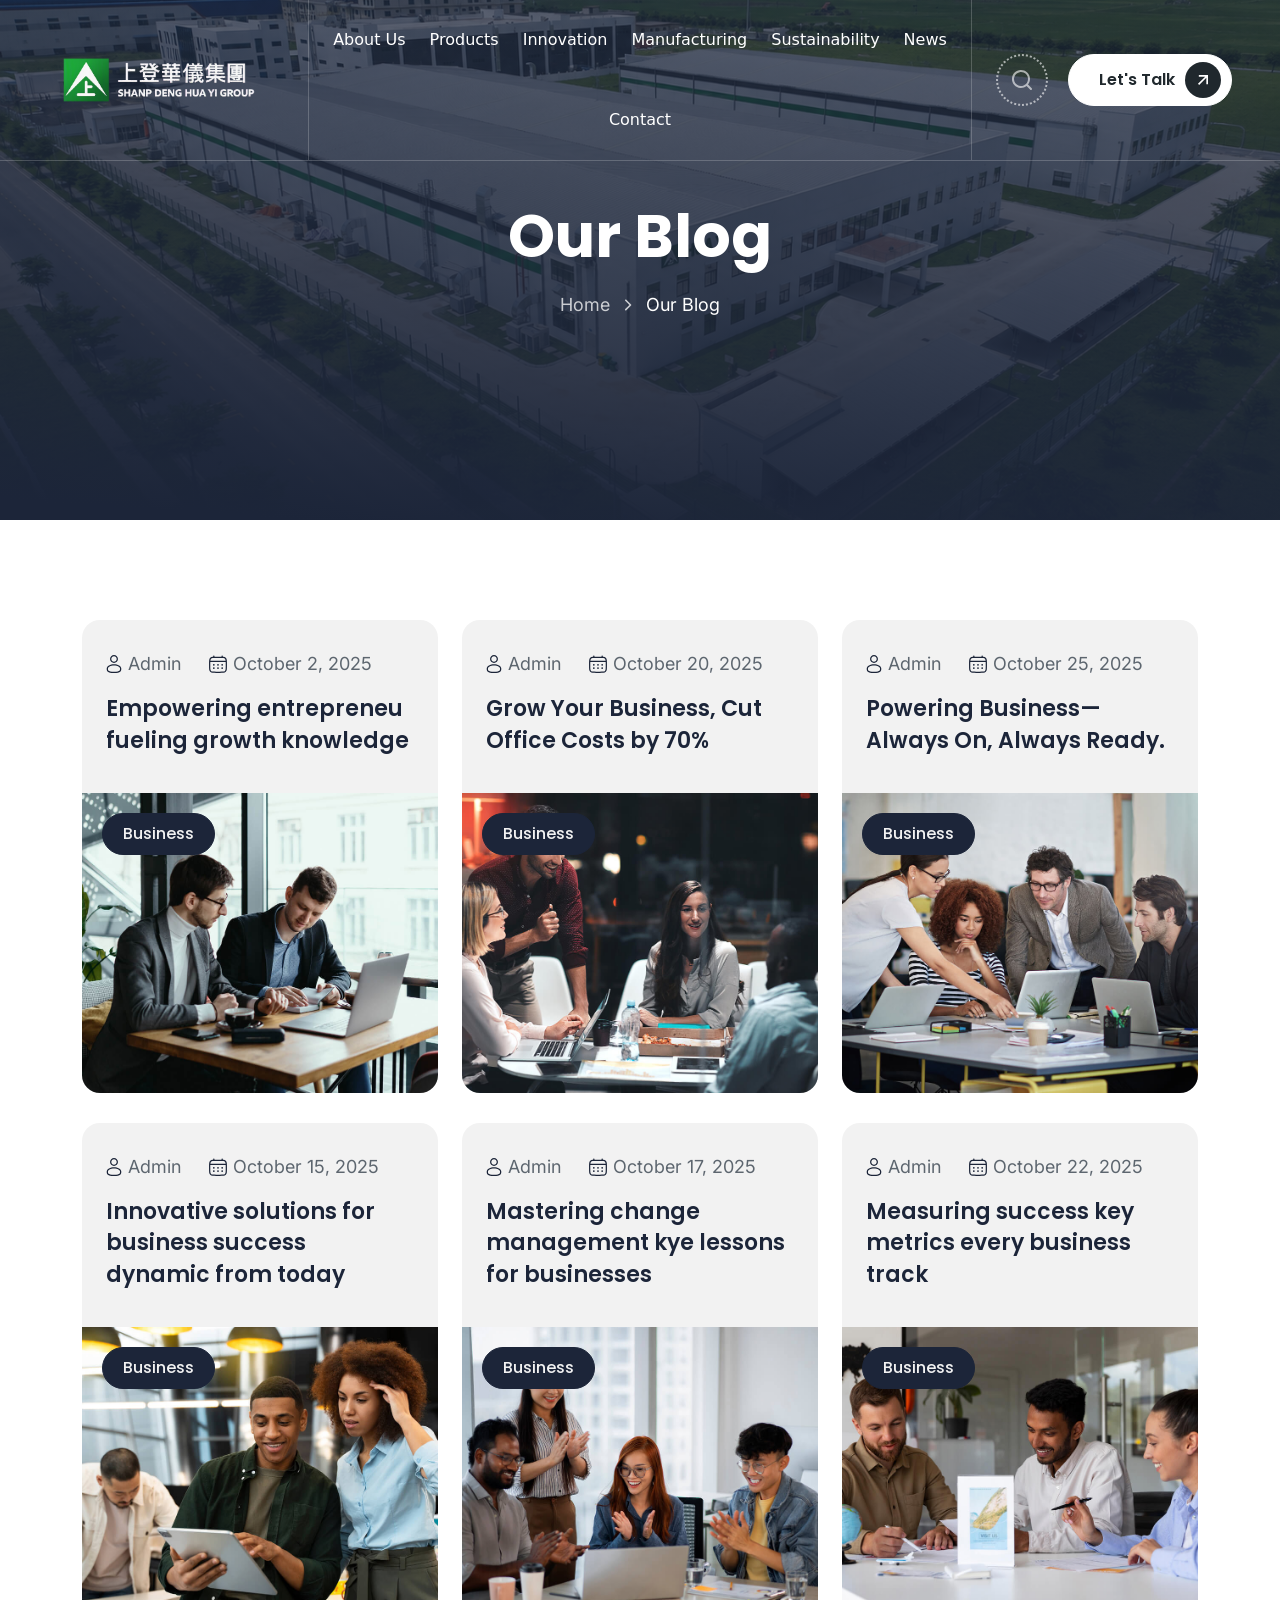
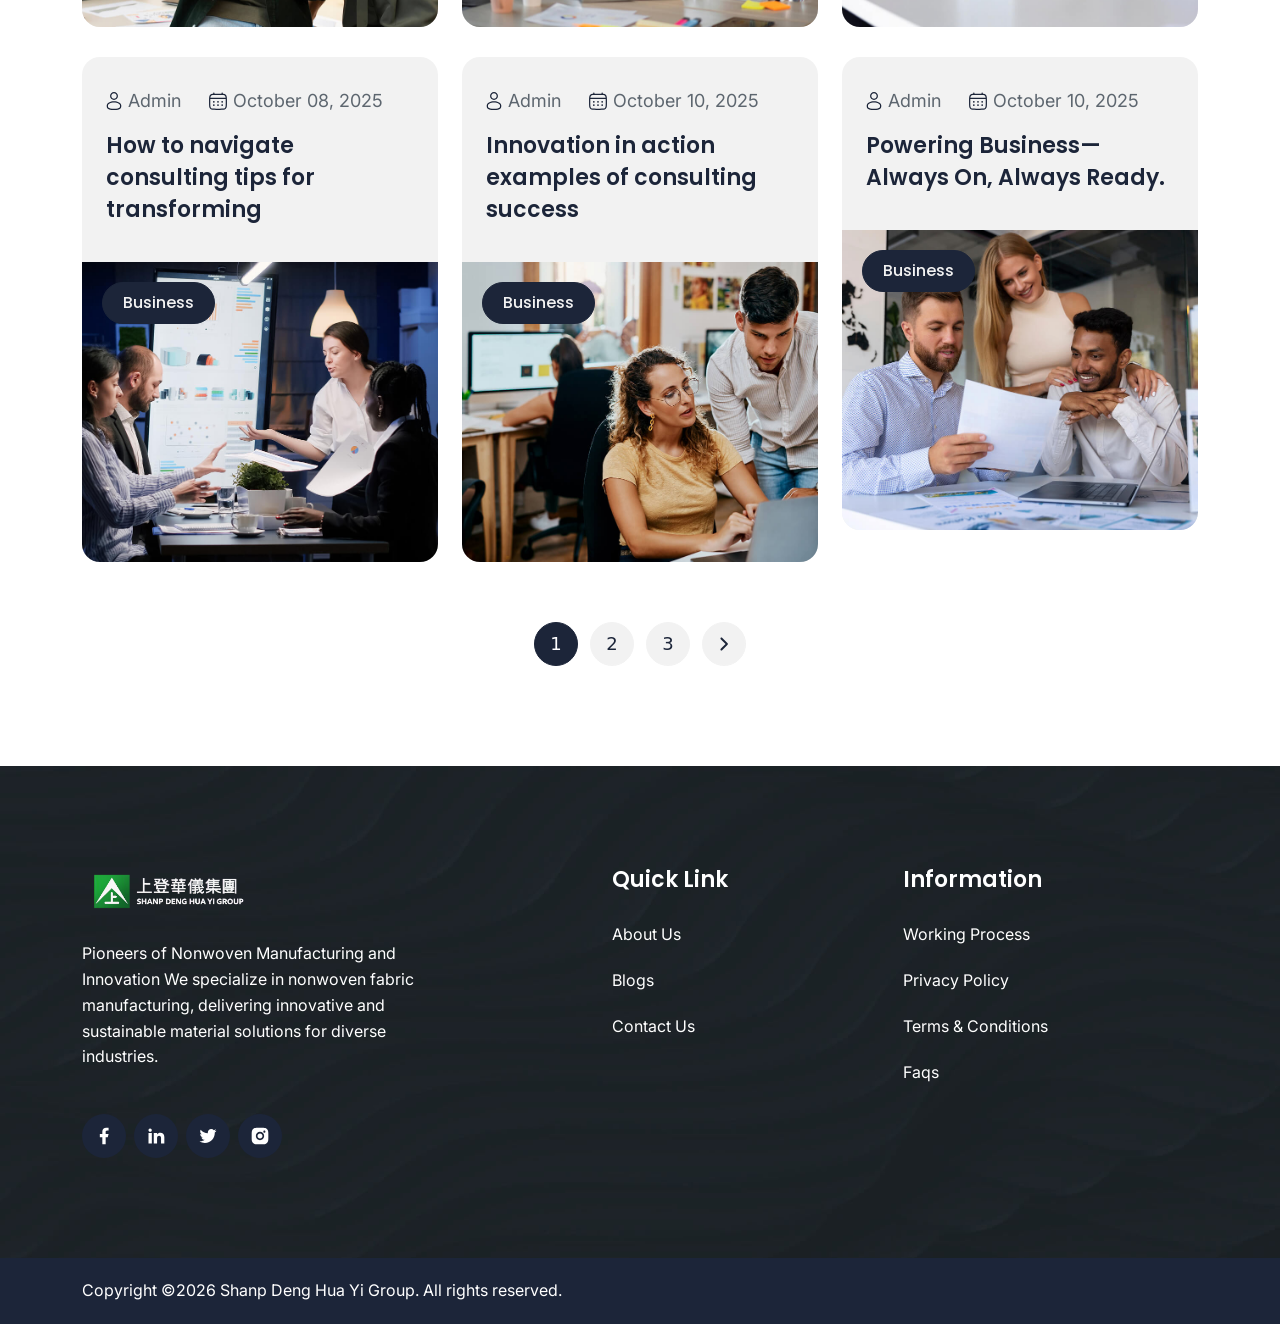
<file: blog.html>
<!doctype html>
<html lang="en" class="no-js">

<head>
  <title>Nonwoven manufacturer in Southeast Asia | HYSD Group</title>
  <link rel="shortcut icon" href="assets/img/loggoIcon.jpg" type="image/x-icon">

  <!-- meta tags -->
  <meta charset="utf-8">
  <meta http-equiv="X-UA-Compatible" content="IE=edge">
  <meta name="viewport" content="width=device-width, initial-scale=1, shrink-to-fit=no">
  <meta name="view-transition" content="same-origin">
  <meta name="theme-color" content="Red">
  <meta property="og:site_name" content="Consulo">
  <meta property="og:url" content="https://web.facebook.com">
  <meta property="og:title" content="HYSD Group - Leading Nonwoven Manufacturer in Southeast Asia">
  <meta property="og:description"
    content="HYSD Group delivers high-quality nonwoven solutions for industrial and consumer applications across Southeast Asia.">
  <meta name="description"
    content="HYSD Group is a trusted nonwoven manufacturer in Southeast Asia, providing sustainable products and innovative solutions for businesses worldwide.">


  <!-- fonts -->
  <link rel="preconnect" href="https://fonts.googleapis.com">
  <link rel="preconnect" href="https://fonts.gstatic.com" crossorigin>
  <link
    href="https://fonts.googleapis.com/css2?family=Inter:ital,opsz,wght@0,14..32,100..900;1,14..32,100..900&family=Poppins:ital,wght@0,100;0,200;0,300;0,400;0,500;0,600;0,700;0,800;0,900;1,100;1,200;1,300;1,400;1,500;1,600;1,700;1,800;1,900&display=swap"
    rel="stylesheet">

  <!-- all css -->
  <link rel="stylesheet" href="assets/css/vendor.css">
  <style>
    :root {
      /* Typography */
      --font-body--family: "Inter", sans-serif;
      --font-body--style: normal;
      --font-body--weight: 400;

      --font-heading--family: "Poppins", sans-serif;
      --font-heading--style: normal;
      --font-heading--weight: 600;

      --font-button--family: "Poppins", sans-serif;
      --font-button--style: normal;
      --font-button--weight: 600;

      /* h1-h6 */
      --font-h1--size: 60px;
      --font-h2--size: 48px;
      --font-h3--size: 36px;
      --font-h4--size: 24px;
      --font-h5--size: 20px;
      --font-h6--size: 16px;

      /* header nav */
      --font-nav-main: 16px;

      /* Colors */
      --color-background: rgba(255, 255, 255, 1);
      --color-foreground: rgba(28, 37, 57, 1);
      --color-foreground-heading: rgba(28, 37, 57, 1);
      --color-foreground-subheading: rgba(93, 102, 111, 1);
      --color-background-subheading: rgba(255, 255, 255, 0.1);
      --color-border-subheading-bg: rgba(32, 40, 45, 0.1);
      --color-primary: rgba(28, 37, 57, 1);
      --color-primary-background: rgba(28, 37, 57, 1);
      --color-primary-hover: rgba(28, 37, 57, 1);
      --color-primary-background-hover: rgba(28, 37, 57, 1);
      --color-border: rgba(255, 255, 255, 0.3);
      --color-border-hover: rgba(93, 102, 111, 0.5);
      --color-shadow: rgba(0, 0, 0, 1);
      --color-overlay: rgba(28, 37, 57, 0.6);

      /* Buttons */
      --font-button-size: 16px;
      --font-button-size-mobile: 16px;
      --style-button-height: 56px;
      --style-button-height-mobile: 48px;
      --style-button-slim-height: 52px;
      --style-button-slim-height-mobile: 40px;
      --style-cta-underline-offset: 5px;
      --style-cta-underline-thickness: 1px;

      /* Colors - Primary Button */
      --color-primary-button-text: rgba(255, 255, 255, 1);
      --color-primary-button-background: rgba(32, 40, 45, 1);
      --color-primary-button-border: rgba(32, 40, 45, 1);
      --color-primary-button-icon: rgba(28, 37, 57, 1);
      --color-primary-button-icon-background: rgba(255, 255, 255, 1);

      --color-primary-button-hover-text: rgba(32, 40, 45, 1);
      --color-primary-button-hover-background: rgba(255, 255, 255, 1);
      --color-primary-button-hover-border: rgba(32, 40, 45, 1);
      --color-primary-button-hover-icon: rgba(255, 255, 255, 1);
      --color-primary-button-hover-icon-background: rgba(28, 37, 57, 1);

      /* Colors - Secondary Button */
      --color-secondary-button-text: rgba(32, 40, 45, 1);
      --color-secondary-button-background: rgba(255, 255, 255, 1);
      --color-secondary-button-border: rgba(255, 255, 255, 1);
      --color-secondary-button-icon: rgba(255, 255, 255, 1);
      --color-secondary-button-icon-background: rgba(32, 40, 45, 1);

      --color-secondary-button-hover-text: rgba(255, 255, 255, 1);
      --color-secondary-button-hover-background: rgba(32, 40, 45, 1);
      --color-secondary-button-hover-border: rgba(32, 40, 45, 1);
      --color-secondary-button-hover-icon: rgba(28, 37, 57, 1);
      --color-secondary-button-hover-icon-background: rgba(255, 255, 255, 1);

      /* Colors - Input */
      --color-input-background: rgba(255, 255, 255, 1);
      --color-input-text: rgba(93, 102, 111, 1);
      --color-input-border: rgba(93, 102, 111, 0.2);
      --color-input-hover-background: rgba(255, 255, 255, 1);
      --color-input-hover-text: rgba(93, 102, 111, 1);
      --color-input-hover-border: rgba(93, 102, 111, 0.2);

      /* Borders */
      --style-border-width-buttons-primary: 1px;
      --style-border-width-buttons-secondary: 1px;
      --style-border-radius-buttons-primary: 40px;
      --style-border-radius-buttons-secondary: 40px;

      --style-border-width-inputs: 1px;
      --style-border-radius-inputs: 8px;
      --style-border-width: 1px;

      /* Focus */
      --focus-outline-width: 1px;
      --focus-outline-offset: 3px;

      /* Pagination */
      --style-pagination-border-width: 1px;
      --pagination-item-foreground: rgba(28, 37, 57, 1);
      --pagination-item-background: rgba(242, 242, 242, 1);
      --pagination-item-border: rgba(242, 242, 242, 1);
      --pagination-item-active-foreground: rgba(255, 255, 255, 1);
      --pagination-item-active-background: rgba(28, 37, 57, 1);
      --pagination-item-active-border: rgba(28, 37, 57, 1);

      /* Swiper */
      --swiper-navigation-size: 16px;
      --swiper-navigation-color: rgba(255, 255, 255, 1);
      --swiper-navigation-background-color: transparent;
      --swiper-navigation-hover-color: rgba(255, 255, 255, 1);
      --swiper-navigation-hover-background-color: rgba(255, 255, 255, 0.15);
      --swiper-pagination-bullet-inactive-color: rgba(242, 242, 242);
      --swiper-pagination-color: rgba(28, 37, 57, 1);
      --swiper-pagination-bullet-inactive-opacity: 1;
    }

    @media (max-width: 767px) {
      :root {
        --font-h1--size: 48px;
        --font-h2--size: 40px;
        --font-h3--size: 28px;
        --font-h4--size: 20px;
        --font-h5--size: 18px;
      }
    }
  </style>
  <link rel="stylesheet" href="assets/css/style.css">
</head>

<body>
  <!-- Header 1 -->
   <sticky-header data-sticky-type="always">
    <header class="header-1 header-floating">
      <div class="container-fluid">
        <div class="header-grid">
          <a class="header-logo" href="index.html" aria-label="Consulo">
            <img src="assets/img/huayi-white.png" alt="Consulo Logo" width="189" height="32">
          </a>
          <drawer-menu>
            <nav class="header-nav drawer-menu">
              <div class="d-lg-none header-nav-headings">
                <a class="header-logo" href="index.html" aria-label="Consulo">
                  <img src="assets/img/LogoHuayi.png" alt="Consulo Logo" width="189" height="32" loading="lazy">
                </a>
                <drawer-opener class="svg-wrapper menu-close" data-drawer=".drawer-menu">
                  <svg width="30px" height="30px" viewBox="0 0 24 24" fill="none" xmlns="http://www.w3.org/2000/svg">
                    <path
                      d="M8.00386 9.41816C7.61333 9.02763 7.61334 8.39447 8.00386 8.00395C8.39438 7.61342 9.02755 7.61342 9.41807 8.00395L12.0057 10.5916L14.5907 8.00657C14.9813 7.61605 15.6144 7.61605 16.0049 8.00657C16.3955 8.3971 16.3955 9.03026 16.0049 9.42079L13.4199 12.0058L16.0039 14.5897C16.3944 14.9803 16.3944 15.6134 16.0039 16.0039C15.6133 16.3945 14.9802 16.3945 14.5896 16.0039L12.0057 13.42L9.42097 16.0048C9.03045 16.3953 8.39728 16.3953 8.00676 16.0048C7.61624 15.6142 7.61624 14.9811 8.00676 14.5905L10.5915 12.0058L8.00386 9.41816Z"
                      fill="currentColor" />
                    <path fill-rule="evenodd" clip-rule="evenodd"
                      d="M23 12C23 18.0751 18.0751 23 12 23C5.92487 23 1 18.0751 1 12C1 5.92487 5.92487 1 12 1C18.0751 1 23 5.92487 23 12ZM3.00683 12C3.00683 16.9668 7.03321 20.9932 12 20.9932C16.9668 20.9932 20.9932 16.9668 20.9932 12C20.9932 7.03321 16.9668 3.00683 12 3.00683C7.03321 3.00683 3.00683 7.03321 3.00683 12Z"
                      fill="currentColor" />
                  </svg>
                </drawer-opener>
              </div>
              <ul class="header-menu list-unstyled">
                <li class="nav-item">
                  <a class="menu-link menu-link-main" href="about.html">
                    About Us
                  </a>
                </li>
                <li class="nav-item">
                  <a class="menu-link menu-link-main" href="project.html">
                    Products
                  </a>
                </li>
                <li class="nav-item">
                  <a class="menu-link menu-link-main" href="#">
                    Innovation
                  </a>
                </li>
                <li class="nav-item">
                  <a class="menu-link menu-link-main" href="#">
                    Manufacturing
                  </a>
                </li>
                <li class="nav-item">
                  <a class="menu-link menu-link-main" href="#">
                    Sustainability
                  </a>
                </li>
                <!-- <li class="nav-item nav-item-static">
                  <a class="menu-link menu-link-main menu-accrodion" href="services.html">
                    Services
                    <svg width="10" height="5" viewBox="0 0 10 5" fill="none" xmlns="http://www.w3.org/2000/svg">
                      <path d="M5 5L0 0H10L5 5Z" fill="currentColor" />
                    </svg>
                  </a>
                  <div class="header-megamenu header-submenu menu-absolute submenu-color">
                    <ul class="list-unstyled">
                      <li class="nav-item">
                        <a class="menu-link heading fw-300" href="blog.html">
                          WHY CONSULO
                        </a>
                        <ul class="reset-submenu list-unstyled submenu-color">
                          <li class="nav-item">
                            <a class="menu-link" href="services.html">
                              <div class="heading text-20 fw-600">
                                Become a Partner
                              </div>
                              <div class="text text-14">
                                Links customers with trusted Partners who help
                                them realize greater value—faster—through
                                Consulo.
                              </div>
                            </a>
                          </li>
                          <li class="nav-item">
                            <a class="menu-link" href="project.html">
                              <div class="heading text-20 fw-600">
                                Project
                              </div>
                              <div class="text text-14">
                                Hundreds of emerging brands thrive with
                                Consulo. Discover their journeys.
                              </div>
                            </a>
                          </li>
                        </ul>
                      </li>
                      <li class="nav-item">
                        <a class="menu-link heading fw-300" href="blog.html">
                          FEATURED CASE STUDY
                        </a>
                        <ul class="reset-submenu list-unstyled submenu-color">
                          <li class="nav-item">
                            <a class="menu-link megamenu-image-wrap" href="blog.html">
                              <picture>
                                <source media="(max-width: 575px)" srcset="assets/img/menu/575.jpg">
                                <img src="assets/img/menu/1.jpg" width="1000" height="668" loading="lazy"
                                  alt="Hero Image">
                              </picture>
                              <div class="content">
                                <div class="heading text-20 fw-600">
                                  <div class="heading text-20 fw-600">
                                    Consulo Subscriptions
                                  </div>
                                  <div class="text text-14">
                                    Hundreds of emerging brands thrive with
                                    Consulo. Discover their journeys.
                                  </div>
                                </div>
                                <div class="button button--primary">
                                  <span class="svg-wrapper">
                                    <svg class="icon-20" width="20" height="20" viewBox="0 0 20 20" fill="none"
                                      xmlns="http://www.w3.org/2000/svg">
                                      <path
                                        d="M13.3365 7.84518L6.16435 15.0173L4.98584 13.8388L12.158 6.66667H5.83652V5H15.0032V14.1667H13.3365V7.84518Z"
                                        fill="currentColor"></path>
                                    </svg>
                                  </span>
                                </div>
                              </div>
                            </a>
                          </li>
                        </ul>
                      </li>
                      <li class="nav-item megamenu-links">
                        <a class="menu-link text-14 fw-300" href="contact.html">
                          <svg class="icon-18" width="20px" height="20px" viewBox="0 0 24 24" fill="none"
                            xmlns="http://www.w3.org/2000/svg">
                            <path
                              d="M12 22C17.5228 22 22 17.5228 22 12C22 6.47715 17.5228 2 12 2C6.47715 2 2 6.47715 2 12C2 13.5997 2.37562 15.1116 3.04346 16.4525C3.22094 16.8088 3.28001 17.2161 3.17712 17.6006L2.58151 19.8267C2.32295 20.793 3.20701 21.677 4.17335 21.4185L6.39939 20.8229C6.78393 20.72 7.19121 20.7791 7.54753 20.9565C8.88837 21.6244 10.4003 22 12 22Z"
                              stroke="currentColor" stroke-width="1.5" />
                            <path opacity="0.5" d="M8 10.5H16" stroke="currentColor" stroke-width="1.5"
                              stroke-linecap="round" />
                            <path opacity="0.5" d="M8 14H13.5" stroke="currentColor" stroke-width="1.5"
                              stroke-linecap="round" />
                          </svg>
                          Contact Sales
                        </a>
                        <a class="menu-link text-14 fw-300" href="project-details.html">
                          <svg class="icon-18" width="20px" height="20px" viewBox="0 0 24 24" fill="none"
                            xmlns="http://www.w3.org/2000/svg">
                            <circle cx="12" cy="12" r="10" stroke="currentColor" stroke-width="1.5" />
                            <path
                              d="M15.4137 10.941C16.1954 11.4026 16.1954 12.5974 15.4137 13.059L10.6935 15.8458C9.93371 16.2944 9 15.7105 9 14.7868L9 9.21316C9 8.28947 9.93371 7.70561 10.6935 8.15419L15.4137 10.941Z"
                              stroke="currentColor" stroke-width="1.5" />
                          </svg>
                          Watch Demo
                        </a>
                        <a class="menu-link text-14 fw-300" href="team.html">
                          <svg class="icon-18" width="20px" height="20px" viewBox="0 0 24 24" fill="none"
                            xmlns="http://www.w3.org/2000/svg">
                            <circle cx="9" cy="9" r="2" stroke="currentColor" stroke-width="1.5" />
                            <path
                              d="M13 15C13 16.1046 13 17 9 17C5 17 5 16.1046 5 15C5 13.8954 6.79086 13 9 13C11.2091 13 13 13.8954 13 15Z"
                              stroke="currentColor" stroke-width="1.5" />
                            <path
                              d="M22 12C22 15.7712 22 17.6569 20.8284 18.8284C19.6569 20 17.7712 20 14 20H10C6.22876 20 4.34315 20 3.17157 18.8284C2 17.6569 2 15.7712 2 12C2 8.22876 2 6.34315 3.17157 5.17157C4.34315 4 6.22876 4 10 4H14C17.7712 4 19.6569 4 20.8284 5.17157C21.298 5.64118 21.5794 6.2255 21.748 7"
                              stroke="currentColor" stroke-width="1.5" stroke-linecap="round" />
                            <path d="M19 12H15" stroke="currentColor" stroke-width="1.5" stroke-linecap="round" />
                            <path d="M19 9H14" stroke="currentColor" stroke-width="1.5" stroke-linecap="round" />
                            <path d="M19 15H16" stroke="currentColor" stroke-width="1.5" stroke-linecap="round" />
                          </svg>
                          Webinars
                        </a>
                      </li>
                    </ul>
                  </div>
                </li> -->
                <li class="nav-item">
                  <a class="menu-link menu-link-main menu-accrodion" href="blog.html">
                    News
                  </a>
                </li>
                <li class="nav-item">
                  <a class="menu-link menu-link-main" href="contact.html">
                    Contact
                  </a>
                </li>
              </ul>
            </nav>
          </drawer-menu>
          <div class="header-actions d-flex align-items-center">
            <drawer-opener class="header-search search-open svg-wrapper" data-drawer=".modal-search">
              <svg width="24" height="24" viewBox="0 0 24 24" fill="none" xmlns="http://www.w3.org/2000/svg">
                <path
                  d="M21.7104 20.2875L18.0004 16.6075C19.4405 14.8119 20.1379 12.5328 19.9492 10.2388C19.7605 7.94476 18.7001 5.81025 16.9859 4.27411C15.2718 2.73797 13.0342 1.91697 10.7333 1.97993C8.43243 2.04289 6.24311 2.98502 4.61553 4.6126C2.98795 6.24018 2.04582 8.4295 1.98286 10.7304C1.9199 13.0313 2.7409 15.2688 4.27704 16.983C5.81318 18.6971 7.94769 19.7576 10.2417 19.9463C12.5357 20.135 14.8148 19.4376 16.6104 17.9975L20.2904 21.6775C20.3834 21.7712 20.494 21.8456 20.6158 21.8964C20.7377 21.9471 20.8684 21.9733 21.0004 21.9733C21.1324 21.9733 21.2631 21.9471 21.385 21.8964C21.5068 21.8456 21.6174 21.7712 21.7104 21.6775C21.8906 21.491 21.9914 21.2418 21.9914 20.9825C21.9914 20.7231 21.8906 20.4739 21.7104 20.2875ZM11.0004 17.9975C9.61592 17.9975 8.26255 17.5869 7.1114 16.8178C5.96026 16.0486 5.06305 14.9553 4.53324 13.6762C4.00342 12.3972 3.8648 10.9897 4.1349 9.63183C4.40499 8.27396 5.07168 7.02668 6.05065 6.04772C7.02961 5.06875 8.27689 4.40206 9.63476 4.13197C10.9926 3.86187 12.4001 4.00049 13.6792 4.53031C14.9583 5.06012 16.0515 5.95733 16.8207 7.10847C17.5899 8.25962 18.0004 9.61299 18.0004 10.9975C18.0004 12.854 17.2629 14.6345 15.9501 15.9472C14.6374 17.26 12.8569 17.9975 11.0004 17.9975Z"
                  fill="currentColor" fill-opacity="1" />
              </svg>
            </drawer-opener>

            <modal-search class="theme-modal modal-search">
              <div class="modal-container">
                <div class="modal-header">
                  <drawer-opener class="svg-wrapper search-close" data-drawer=".modal-search">
                    <svg width="30px" height="30px" viewBox="0 0 24 24" fill="none" xmlns="http://www.w3.org/2000/svg">
                      <path
                        d="M8.00386 9.41816C7.61333 9.02763 7.61334 8.39447 8.00386 8.00395C8.39438 7.61342 9.02755 7.61342 9.41807 8.00395L12.0057 10.5916L14.5907 8.00657C14.9813 7.61605 15.6144 7.61605 16.0049 8.00657C16.3955 8.3971 16.3955 9.03026 16.0049 9.42079L13.4199 12.0058L16.0039 14.5897C16.3944 14.9803 16.3944 15.6134 16.0039 16.0039C15.6133 16.3945 14.9802 16.3945 14.5896 16.0039L12.0057 13.42L9.42097 16.0048C9.03045 16.3953 8.39728 16.3953 8.00676 16.0048C7.61624 15.6142 7.61624 14.9811 8.00676 14.5905L10.5915 12.0058L8.00386 9.41816Z"
                        fill="currentColor" />
                      <path fill-rule="evenodd" clip-rule="evenodd"
                        d="M23 12C23 18.0751 18.0751 23 12 23C5.92487 23 1 18.0751 1 12C1 5.92487 5.92487 1 12 1C18.0751 1 23 5.92487 23 12ZM3.00683 12C3.00683 16.9668 7.03321 20.9932 12 20.9932C16.9668 20.9932 20.9932 16.9668 20.9932 12C20.9932 7.03321 16.9668 3.00683 12 3.00683C7.03321 3.00683 3.00683 7.03321 3.00683 12Z"
                        fill="currentColor" />
                    </svg>
                  </drawer-opener>
                </div>
                <div class="modal-main d-flex align-items-center justify-content-center">
                  <form action="index.html#"
                    class="form-search d-flex align-items-center justify-content-center flex-wrap">
                    <label for="Search" class="text text-30"> Search </label>
                    <input type="text" placeholder="What are you looking for?" name="search" id="Search"
                      class="text text-16" autocomplete="off">
                    <button class="button button--primary" type="submit" aria-label="Search">
                      <span class="svg-wrapper">
                        <svg width="24" height="24" viewBox="0 0 24 24" fill="none" xmlns="http://www.w3.org/2000/svg">
                          <path
                            d="M21.7104 20.2875L18.0004 16.6075C19.4405 14.8119 20.1379 12.5328 19.9492 10.2388C19.7605 7.94476 18.7001 5.81025 16.9859 4.27411C15.2718 2.73797 13.0342 1.91697 10.7333 1.97993C8.43243 2.04289 6.24311 2.98502 4.61553 4.6126C2.98795 6.24018 2.04582 8.4295 1.98286 10.7304C1.9199 13.0313 2.7409 15.2688 4.27704 16.983C5.81318 18.6971 7.94769 19.7576 10.2417 19.9463C12.5357 20.135 14.8148 19.4376 16.6104 17.9975L20.2904 21.6775C20.3834 21.7712 20.494 21.8456 20.6158 21.8964C20.7377 21.9471 20.8684 21.9733 21.0004 21.9733C21.1324 21.9733 21.2631 21.9471 21.385 21.8964C21.5068 21.8456 21.6174 21.7712 21.7104 21.6775C21.8906 21.491 21.9914 21.2418 21.9914 20.9825C21.9914 20.7231 21.8906 20.4739 21.7104 20.2875ZM11.0004 17.9975C9.61592 17.9975 8.26255 17.5869 7.1114 16.8178C5.96026 16.0486 5.06305 14.9553 4.53324 13.6762C4.00342 12.3972 3.8648 10.9897 4.1349 9.63183C4.40499 8.27396 5.07168 7.02668 6.05065 6.04772C7.02961 5.06875 8.27689 4.40206 9.63476 4.13197C10.9926 3.86187 12.4001 4.00049 13.6792 4.53031C14.9583 5.06012 16.0515 5.95733 16.8207 7.10847C17.5899 8.25962 18.0004 9.61299 18.0004 10.9975C18.0004 12.854 17.2629 14.6345 15.9501 15.9472C14.6374 17.26 12.8569 17.9975 11.0004 17.9975Z"
                            fill="currentColor" fill-opacity="1" />
                        </svg>
                      </span>
                    </button>
                  </form>
                </div>
              </div>
            </modal-search>

            <div class="header-separator">
              <svg width="11" height="53" viewBox="0 0 11 53" fill="none" xmlns="http://www.w3.org/2000/svg">
                <line x1="10.5" x2="10.5" y2="53" stroke="currentColor" stroke-opacity="0.7" />
                <line x1="0.5" y1="12" x2="0.5" y2="42" stroke="currentColor" stroke-opacity="0.3" />
              </svg>
            </div>
            <a href="contact.html" aria-label="contact us"
              class="button button--secondary button--slim d-none d-lg-inline-flex">
              Let's Talk
              <span class="svg-wrapper">
                <svg class="icon-20" width="20" height="20" viewBox="0 0 20 20" fill="none"
                  xmlns="http://www.w3.org/2000/svg">
                  <path
                    d="M13.3365 7.84518L6.16435 15.0173L4.98584 13.8388L12.158 6.66667H5.83652V5H15.0032V14.1667H13.3365V7.84518Z"
                    fill="currentColor"></path>
                </svg>
              </span>
            </a>
            <drawer-opener class="svg-wrapper menu-open d-lg-none" data-drawer=".drawer-menu">
              <svg width="52" height="52" viewBox="0 0 52 52" fill="none" xmlns="http://www.w3.org/2000/svg">
                <circle cx="26" cy="26" r="25.5" fill="white" stroke="currentColor" />
                <path
                  d="M32.5 18.2857C32.5 17.5757 31.9179 17 31.2 17H14.3C13.5821 17 13 17.5757 13 18.2857C13 18.9958 13.5821 19.5714 14.3 19.5714H31.2C31.9179 19.5714 32.5 18.9957 32.5 18.2857ZM14.3 24.7143H37.7C38.4179 24.7143 39 25.29 39 26C39 26.7101 38.4179 27.2857 37.7 27.2857H14.3C13.5821 27.2857 13 26.7101 13 26C13 25.29 13.5821 24.7143 14.3 24.7143ZM14.3 32.4286H26C26.7179 32.4286 27.3 33.0042 27.3 33.7143C27.3 34.4243 26.7179 35 26 35H14.3C13.5821 35 13 34.4243 13 33.7143C13 33.0042 13.5821 32.4286 14.3 32.4286Z"
                  fill="currentColor" />
              </svg>
            </drawer-opener>
          </div>
        </div>
      </div>
    </header>
  </sticky-header>

  <!-- Main -->
  <main>
    <!-- Page Banner -->
    <div class="page-banner overlay">
      <picture class="media media-bg">
        <source media="(max-width: 575px)" srcset="assets/img/banner/page-banner-575.jpg" />
        <source media="(max-width: 991px)" srcset="assets/img/banner/page-banner-991.jpg" />
        <img src="assets/img/BannersHuayi/hy02.png" width="1920" height="520" loading="eager" alt="Page Banner Image" />
      </picture>
      <div class="page-banner-content">
        <div class="container text-center">
          <h1 class="heading text-80 fw-700" data-aos="fade-up">Our Blog</h1>
          <ul class="breadcrumb list-unstyled" data-aos="fade-up" data-aos-delay="100">
            <li>
              <a href="index.html" class="text text-18" aria-label="Home Page">
                Home
              </a>
            </li>
            <li>
              <svg width="8" height="12" viewBox="0 0 8 12" fill="none" xmlns="http://www.w3.org/2000/svg">
                <path fill-rule="evenodd" clip-rule="evenodd"
                  d="M7.08929 5.40903C7.24552 5.5653 7.33328 5.77723 7.33328 5.9982C7.33328 6.21917 7.24552 6.43109 7.08929 6.58736L2.37512 11.3015C2.29825 11.3811 2.2063 11.4446 2.10463 11.4883C2.00296 11.532 1.89361 11.5549 1.78296 11.5559C1.67231 11.5569 1.56258 11.5358 1.46016 11.4939C1.35775 11.452 1.2647 11.3901 1.18646 11.3119C1.10822 11.2336 1.04634 11.1406 1.00444 11.0382C0.962537 10.9357 0.941453 10.826 0.942414 10.7154C0.943376 10.6047 0.966364 10.4954 1.01004 10.3937C1.05371 10.292 1.1172 10.2001 1.19679 10.1232L5.32179 5.9982L1.19679 1.8732C1.04499 1.71603 0.960996 1.50553 0.962894 1.28703C0.964793 1.06853 1.05243 0.859522 1.20694 0.705015C1.36145 0.550508 1.57046 0.462868 1.78896 0.460969C2.00745 0.45907 2.21795 0.543066 2.37512 0.694864L7.08929 5.40903Z"
                  fill="currentColor" />
              </svg>
            </li>
            <li>
              <a role="link" aria-disabled="true" class="text text-18 active">
                Our Blog
              </a>
            </li>
          </ul>
        </div>
      </div>
    </div>

    <!-- Blog List -->
    <div class="page-blog mt-100">
      <div class="container">
        <div class="row product-grid">
          <div class="col-12 col-md-6 col-lg-4" data-aos="fade-up" data-aos-delay="100">
            <div class="card-blog radius18">
              <div class="card-blog-top">
                <div class="card-blog-meta">
                  <div class="card-blog-meta-item text text-18">
                    <svg width="16" height="18" viewBox="0 0 16 18" fill="none" xmlns="http://www.w3.org/2000/svg">
                      <path fill-rule="evenodd" clip-rule="evenodd"
                        d="M8.0007 0.046875C6.95088 0.046875 5.94406 0.463912 5.20173 1.20624C4.4594 1.94858 4.04236 2.95539 4.04236 4.00521C4.04236 5.05502 4.4594 6.06184 5.20173 6.80417C5.94406 7.5465 6.95088 7.96354 8.0007 7.96354C9.05051 7.96354 10.0573 7.5465 10.7997 6.80417C11.542 6.06184 11.959 5.05502 11.959 4.00521C11.959 2.95539 11.542 1.94858 10.7997 1.20624C10.0573 0.463912 9.05051 0.046875 8.0007 0.046875ZM5.29236 4.00521C5.29236 3.28691 5.57771 2.59804 6.08562 2.09013C6.59353 1.58222 7.2824 1.29688 8.0007 1.29688C8.71899 1.29688 9.40787 1.58222 9.91578 2.09013C10.4237 2.59804 10.709 3.28691 10.709 4.00521C10.709 4.7235 10.4237 5.41238 9.91578 5.92029C9.40787 6.4282 8.71899 6.71354 8.0007 6.71354C7.2824 6.71354 6.59353 6.4282 6.08562 5.92029C5.57771 5.41238 5.29236 4.7235 5.29236 4.00521ZM8.0007 9.21354C6.0732 9.21354 4.29653 9.65187 2.9807 10.3919C1.68403 11.1219 0.709031 12.2269 0.709031 13.5885V13.6735C0.708198 14.6419 0.707364 15.8569 1.7732 16.7252C2.29736 17.1519 3.03153 17.456 4.0232 17.656C5.01653 17.8577 6.31236 17.9635 8.0007 17.9635C9.68903 17.9635 10.984 17.8577 11.979 17.656C12.9707 17.456 13.704 17.1519 14.229 16.7252C15.2949 15.8569 15.2932 14.6419 15.2924 13.6735V13.5885C15.2924 12.2269 14.3174 11.1219 13.0215 10.3919C11.7049 9.65187 9.92903 9.21354 8.0007 9.21354ZM1.95903 13.5885C1.95903 12.8794 2.47736 12.1094 3.5932 11.4819C4.68986 10.8652 6.24653 10.4635 8.00153 10.4635C9.75486 10.4635 11.3115 10.8652 12.4082 11.4819C13.5249 12.1094 14.0424 12.8794 14.0424 13.5885C14.0424 14.6785 14.009 15.2919 13.439 15.7552C13.1307 16.0069 12.614 16.2527 11.7307 16.431C10.8499 16.6094 9.6457 16.7135 8.0007 16.7135C6.3557 16.7135 5.1507 16.6094 4.2707 16.431C3.38736 16.2527 2.8707 16.0069 2.56236 15.756C1.99236 15.2919 1.95903 14.6785 1.95903 13.5885Z"
                        fill="currentColor" />
                    </svg>
                    Admin
                  </div>
                  <div class="card-blog-meta-item text text-18">
                    <svg width="18" height="18" viewBox="0 0 18 18" fill="none" xmlns="http://www.w3.org/2000/svg">
                      <path
                        d="M13.1667 10.6667C13.3877 10.6667 13.5996 10.5789 13.7559 10.4226C13.9122 10.2663 14 10.0543 14 9.83333C14 9.61232 13.9122 9.40036 13.7559 9.24408C13.5996 9.0878 13.3877 9 13.1667 9C12.9457 9 12.7337 9.0878 12.5774 9.24408C12.4211 9.40036 12.3333 9.61232 12.3333 9.83333C12.3333 10.0543 12.4211 10.2663 12.5774 10.4226C12.7337 10.5789 12.9457 10.6667 13.1667 10.6667ZM13.1667 14C13.3877 14 13.5996 13.9122 13.7559 13.7559C13.9122 13.5996 14 13.3877 14 13.1667C14 12.9457 13.9122 12.7337 13.7559 12.5774C13.5996 12.4211 13.3877 12.3333 13.1667 12.3333C12.9457 12.3333 12.7337 12.4211 12.5774 12.5774C12.4211 12.7337 12.3333 12.9457 12.3333 13.1667C12.3333 13.3877 12.4211 13.5996 12.5774 13.7559C12.7337 13.9122 12.9457 14 13.1667 14ZM9.83333 9.83333C9.83333 10.0543 9.74554 10.2663 9.58926 10.4226C9.43297 10.5789 9.22101 10.6667 9 10.6667C8.77899 10.6667 8.56702 10.5789 8.41074 10.4226C8.25446 10.2663 8.16667 10.0543 8.16667 9.83333C8.16667 9.61232 8.25446 9.40036 8.41074 9.24408C8.56702 9.0878 8.77899 9 9 9C9.22101 9 9.43297 9.0878 9.58926 9.24408C9.74554 9.40036 9.83333 9.61232 9.83333 9.83333ZM9.83333 13.1667C9.83333 13.3877 9.74554 13.5996 9.58926 13.7559C9.43297 13.9122 9.22101 14 9 14C8.77899 14 8.56702 13.9122 8.41074 13.7559C8.25446 13.5996 8.16667 13.3877 8.16667 13.1667C8.16667 12.9457 8.25446 12.7337 8.41074 12.5774C8.56702 12.4211 8.77899 12.3333 9 12.3333C9.22101 12.3333 9.43297 12.4211 9.58926 12.5774C9.74554 12.7337 9.83333 12.9457 9.83333 13.1667ZM4.83333 10.6667C5.05435 10.6667 5.26631 10.5789 5.42259 10.4226C5.57887 10.2663 5.66667 10.0543 5.66667 9.83333C5.66667 9.61232 5.57887 9.40036 5.42259 9.24408C5.26631 9.0878 5.05435 9 4.83333 9C4.61232 9 4.40036 9.0878 4.24408 9.24408C4.0878 9.40036 4 9.61232 4 9.83333C4 10.0543 4.0878 10.2663 4.24408 10.4226C4.40036 10.5789 4.61232 10.6667 4.83333 10.6667ZM4.83333 14C5.05435 14 5.26631 13.9122 5.42259 13.7559C5.57887 13.5996 5.66667 13.3877 5.66667 13.1667C5.66667 12.9457 5.57887 12.7337 5.42259 12.5774C5.26631 12.4211 5.05435 12.3333 4.83333 12.3333C4.61232 12.3333 4.40036 12.4211 4.24408 12.5774C4.0878 12.7337 4 12.9457 4 13.1667C4 13.3877 4.0878 13.5996 4.24408 13.7559C4.40036 13.9122 4.61232 14 4.83333 14Z"
                        fill="currentColor" />
                      <path fill-rule="evenodd" clip-rule="evenodd"
                        d="M4.83268 0.453125C4.99844 0.453125 5.15741 0.518973 5.27462 0.636183C5.39183 0.753394 5.45768 0.912365 5.45768 1.07812V1.71396C6.00935 1.70312 6.61685 1.70312 7.28518 1.70312H10.7127C11.3818 1.70312 11.9893 1.70312 12.541 1.71396V1.07812C12.541 0.912365 12.6069 0.753394 12.7241 0.636183C12.8413 0.518973 13.0003 0.453125 13.166 0.453125C13.3318 0.453125 13.4907 0.518973 13.608 0.636183C13.7252 0.753394 13.791 0.912365 13.791 1.07812V1.76729C14.0077 1.78396 14.2127 1.80479 14.4068 1.83063C15.3835 1.96229 16.1743 2.23896 16.7985 2.86229C17.4218 3.48646 17.6985 4.27729 17.8302 5.25396C17.9577 6.20396 17.9577 7.41646 17.9577 8.94812V10.7081C17.9577 12.2398 17.9577 13.4531 17.8302 14.4023C17.6985 15.379 17.4218 16.1698 16.7985 16.794C16.1743 17.4173 15.3835 17.694 14.4068 17.8256C13.4568 17.9531 12.2443 17.9531 10.7127 17.9531H7.28602C5.75435 17.9531 4.54102 17.9531 3.59185 17.8256C2.61518 17.694 1.82435 17.4173 1.20018 16.794C0.576849 16.1698 0.300182 15.379 0.168516 14.4023C0.0410156 13.4523 0.0410156 12.2398 0.0410156 10.7081V8.94812C0.0410156 7.41646 0.0410156 6.20312 0.168516 5.25396C0.300182 4.27729 0.576849 3.48646 1.20018 2.86229C1.82435 2.23896 2.61518 1.96229 3.59185 1.83063C3.78602 1.80479 3.99185 1.78396 4.20768 1.76729V1.07812C4.20768 0.912365 4.27353 0.753394 4.39074 0.636183C4.50795 0.518973 4.66692 0.453125 4.83268 0.453125ZM3.75768 3.06979C2.92018 3.18229 2.43685 3.39396 2.08435 3.74646C1.73185 4.09896 1.52018 4.58229 1.40768 5.42062C1.38852 5.56229 1.37268 5.71229 1.35935 5.86979H16.6393C16.626 5.71146 16.6102 5.56229 16.591 5.41979C16.4785 4.58229 16.2668 4.09896 15.9143 3.74646C15.5618 3.39396 15.0785 3.18229 14.2402 3.06979C13.3843 2.95479 12.2552 2.95312 10.666 2.95312H7.33268C5.74352 2.95312 4.61518 2.95479 3.75768 3.06979ZM1.29102 8.99479C1.29102 8.28312 1.29102 7.66396 1.30185 7.11979H16.6968C16.7077 7.66396 16.7077 8.28312 16.7077 8.99479V10.6615C16.7077 12.2506 16.706 13.3798 16.591 14.2365C16.4785 15.074 16.2668 15.5573 15.9143 15.9098C15.5618 16.2623 15.0785 16.474 14.2402 16.5865C13.3843 16.7015 12.2552 16.7031 10.666 16.7031H7.33268C5.74352 16.7031 4.61518 16.7015 3.75768 16.5865C2.92018 16.474 2.43685 16.2623 2.08435 15.9098C1.73185 15.5573 1.52018 15.074 1.40768 14.2356C1.29268 13.3798 1.29102 12.2506 1.29102 10.6615V8.99479Z"
                        fill="currentColor" />
                    </svg>
                    October 2, 2025
                  </div>
                </div>
                <h2 class="card-blog-heading heading text-22">
                  <a href="blog-details.html" class="heading text-22">
                    Empowering entrepreneu fueling growth knowledge
                  </a>
                </h2>
              </div>
              <a class="card-blog-bottom" href="blog-details.html" aria-label="Blog details">
                <span class="blog-tag subheading subheading-bg text-16 fw-500">Business</span>
                <div class="media">
                  <img src="assets/img/blog/1.jpg" alt="blog image" width="1000" height="707" loading="lazy" />
                </div>
                <div class="buttons">
                  <div class="button button--primary">
                    Read More
                    <svg viewBox="0 0 11 10" fill="none" xmlns="http://www.w3.org/2000/svg">
                      <path
                        d="M2.16668 0.833333C2.16668 0.61232 2.25448 0.400358 2.41076 0.244078C2.56704 0.0877975 2.779 0 3.00001 0H9.66668C9.88769 0 10.0997 0.0877975 10.2559 0.244078C10.4122 0.400358 10.5 0.61232 10.5 0.833333V7.5C10.5 7.72101 10.4122 7.93297 10.2559 8.08926C10.0997 8.24554 9.88769 8.33333 9.66668 8.33333C9.44567 8.33333 9.2337 8.24554 9.07742 8.08926C8.92114 7.93297 8.83335 7.72101 8.83335 7.5V2.845L1.92251 9.75583C1.76535 9.90763 1.55484 9.99163 1.33635 9.98973C1.11785 9.98783 0.908839 9.90019 0.754332 9.74568C0.599825 9.59118 0.512184 9.38216 0.510285 9.16367C0.508387 8.94517 0.592382 8.73467 0.744181 8.5775L7.65501 1.66667H3.00001C2.779 1.66667 2.56704 1.57887 2.41076 1.42259C2.25448 1.26631 2.16668 1.05435 2.16668 0.833333Z"
                        fill="currentColor" />
                    </svg>
                  </div>
                </div>
              </a>
            </div>
          </div>
          <div class="col-12 col-md-6 col-lg-4" data-aos="fade-up" data-aos-delay="200">
            <div class="card-blog radius18">
              <div class="card-blog-top">
                <div class="card-blog-meta">
                  <div class="card-blog-meta-item text text-18">
                    <svg width="16" height="18" viewBox="0 0 16 18" fill="none" xmlns="http://www.w3.org/2000/svg">
                      <path fill-rule="evenodd" clip-rule="evenodd"
                        d="M8.0007 0.046875C6.95088 0.046875 5.94406 0.463912 5.20173 1.20624C4.4594 1.94858 4.04236 2.95539 4.04236 4.00521C4.04236 5.05502 4.4594 6.06184 5.20173 6.80417C5.94406 7.5465 6.95088 7.96354 8.0007 7.96354C9.05051 7.96354 10.0573 7.5465 10.7997 6.80417C11.542 6.06184 11.959 5.05502 11.959 4.00521C11.959 2.95539 11.542 1.94858 10.7997 1.20624C10.0573 0.463912 9.05051 0.046875 8.0007 0.046875ZM5.29236 4.00521C5.29236 3.28691 5.57771 2.59804 6.08562 2.09013C6.59353 1.58222 7.2824 1.29688 8.0007 1.29688C8.71899 1.29688 9.40787 1.58222 9.91578 2.09013C10.4237 2.59804 10.709 3.28691 10.709 4.00521C10.709 4.7235 10.4237 5.41238 9.91578 5.92029C9.40787 6.4282 8.71899 6.71354 8.0007 6.71354C7.2824 6.71354 6.59353 6.4282 6.08562 5.92029C5.57771 5.41238 5.29236 4.7235 5.29236 4.00521ZM8.0007 9.21354C6.0732 9.21354 4.29653 9.65187 2.9807 10.3919C1.68403 11.1219 0.709031 12.2269 0.709031 13.5885V13.6735C0.708198 14.6419 0.707364 15.8569 1.7732 16.7252C2.29736 17.1519 3.03153 17.456 4.0232 17.656C5.01653 17.8577 6.31236 17.9635 8.0007 17.9635C9.68903 17.9635 10.984 17.8577 11.979 17.656C12.9707 17.456 13.704 17.1519 14.229 16.7252C15.2949 15.8569 15.2932 14.6419 15.2924 13.6735V13.5885C15.2924 12.2269 14.3174 11.1219 13.0215 10.3919C11.7049 9.65187 9.92903 9.21354 8.0007 9.21354ZM1.95903 13.5885C1.95903 12.8794 2.47736 12.1094 3.5932 11.4819C4.68986 10.8652 6.24653 10.4635 8.00153 10.4635C9.75486 10.4635 11.3115 10.8652 12.4082 11.4819C13.5249 12.1094 14.0424 12.8794 14.0424 13.5885C14.0424 14.6785 14.009 15.2919 13.439 15.7552C13.1307 16.0069 12.614 16.2527 11.7307 16.431C10.8499 16.6094 9.6457 16.7135 8.0007 16.7135C6.3557 16.7135 5.1507 16.6094 4.2707 16.431C3.38736 16.2527 2.8707 16.0069 2.56236 15.756C1.99236 15.2919 1.95903 14.6785 1.95903 13.5885Z"
                        fill="currentColor" />
                    </svg>
                    Admin
                  </div>
                  <div class="card-blog-meta-item text text-18">
                    <svg width="18" height="18" viewBox="0 0 18 18" fill="none" xmlns="http://www.w3.org/2000/svg">
                      <path
                        d="M13.1667 10.6667C13.3877 10.6667 13.5996 10.5789 13.7559 10.4226C13.9122 10.2663 14 10.0543 14 9.83333C14 9.61232 13.9122 9.40036 13.7559 9.24408C13.5996 9.0878 13.3877 9 13.1667 9C12.9457 9 12.7337 9.0878 12.5774 9.24408C12.4211 9.40036 12.3333 9.61232 12.3333 9.83333C12.3333 10.0543 12.4211 10.2663 12.5774 10.4226C12.7337 10.5789 12.9457 10.6667 13.1667 10.6667ZM13.1667 14C13.3877 14 13.5996 13.9122 13.7559 13.7559C13.9122 13.5996 14 13.3877 14 13.1667C14 12.9457 13.9122 12.7337 13.7559 12.5774C13.5996 12.4211 13.3877 12.3333 13.1667 12.3333C12.9457 12.3333 12.7337 12.4211 12.5774 12.5774C12.4211 12.7337 12.3333 12.9457 12.3333 13.1667C12.3333 13.3877 12.4211 13.5996 12.5774 13.7559C12.7337 13.9122 12.9457 14 13.1667 14ZM9.83333 9.83333C9.83333 10.0543 9.74554 10.2663 9.58926 10.4226C9.43297 10.5789 9.22101 10.6667 9 10.6667C8.77899 10.6667 8.56702 10.5789 8.41074 10.4226C8.25446 10.2663 8.16667 10.0543 8.16667 9.83333C8.16667 9.61232 8.25446 9.40036 8.41074 9.24408C8.56702 9.0878 8.77899 9 9 9C9.22101 9 9.43297 9.0878 9.58926 9.24408C9.74554 9.40036 9.83333 9.61232 9.83333 9.83333ZM9.83333 13.1667C9.83333 13.3877 9.74554 13.5996 9.58926 13.7559C9.43297 13.9122 9.22101 14 9 14C8.77899 14 8.56702 13.9122 8.41074 13.7559C8.25446 13.5996 8.16667 13.3877 8.16667 13.1667C8.16667 12.9457 8.25446 12.7337 8.41074 12.5774C8.56702 12.4211 8.77899 12.3333 9 12.3333C9.22101 12.3333 9.43297 12.4211 9.58926 12.5774C9.74554 12.7337 9.83333 12.9457 9.83333 13.1667ZM4.83333 10.6667C5.05435 10.6667 5.26631 10.5789 5.42259 10.4226C5.57887 10.2663 5.66667 10.0543 5.66667 9.83333C5.66667 9.61232 5.57887 9.40036 5.42259 9.24408C5.26631 9.0878 5.05435 9 4.83333 9C4.61232 9 4.40036 9.0878 4.24408 9.24408C4.0878 9.40036 4 9.61232 4 9.83333C4 10.0543 4.0878 10.2663 4.24408 10.4226C4.40036 10.5789 4.61232 10.6667 4.83333 10.6667ZM4.83333 14C5.05435 14 5.26631 13.9122 5.42259 13.7559C5.57887 13.5996 5.66667 13.3877 5.66667 13.1667C5.66667 12.9457 5.57887 12.7337 5.42259 12.5774C5.26631 12.4211 5.05435 12.3333 4.83333 12.3333C4.61232 12.3333 4.40036 12.4211 4.24408 12.5774C4.0878 12.7337 4 12.9457 4 13.1667C4 13.3877 4.0878 13.5996 4.24408 13.7559C4.40036 13.9122 4.61232 14 4.83333 14Z"
                        fill="currentColor" />
                      <path fill-rule="evenodd" clip-rule="evenodd"
                        d="M4.83268 0.453125C4.99844 0.453125 5.15741 0.518973 5.27462 0.636183C5.39183 0.753394 5.45768 0.912365 5.45768 1.07812V1.71396C6.00935 1.70312 6.61685 1.70312 7.28518 1.70312H10.7127C11.3818 1.70312 11.9893 1.70312 12.541 1.71396V1.07812C12.541 0.912365 12.6069 0.753394 12.7241 0.636183C12.8413 0.518973 13.0003 0.453125 13.166 0.453125C13.3318 0.453125 13.4907 0.518973 13.608 0.636183C13.7252 0.753394 13.791 0.912365 13.791 1.07812V1.76729C14.0077 1.78396 14.2127 1.80479 14.4068 1.83063C15.3835 1.96229 16.1743 2.23896 16.7985 2.86229C17.4218 3.48646 17.6985 4.27729 17.8302 5.25396C17.9577 6.20396 17.9577 7.41646 17.9577 8.94812V10.7081C17.9577 12.2398 17.9577 13.4531 17.8302 14.4023C17.6985 15.379 17.4218 16.1698 16.7985 16.794C16.1743 17.4173 15.3835 17.694 14.4068 17.8256C13.4568 17.9531 12.2443 17.9531 10.7127 17.9531H7.28602C5.75435 17.9531 4.54102 17.9531 3.59185 17.8256C2.61518 17.694 1.82435 17.4173 1.20018 16.794C0.576849 16.1698 0.300182 15.379 0.168516 14.4023C0.0410156 13.4523 0.0410156 12.2398 0.0410156 10.7081V8.94812C0.0410156 7.41646 0.0410156 6.20312 0.168516 5.25396C0.300182 4.27729 0.576849 3.48646 1.20018 2.86229C1.82435 2.23896 2.61518 1.96229 3.59185 1.83063C3.78602 1.80479 3.99185 1.78396 4.20768 1.76729V1.07812C4.20768 0.912365 4.27353 0.753394 4.39074 0.636183C4.50795 0.518973 4.66692 0.453125 4.83268 0.453125ZM3.75768 3.06979C2.92018 3.18229 2.43685 3.39396 2.08435 3.74646C1.73185 4.09896 1.52018 4.58229 1.40768 5.42062C1.38852 5.56229 1.37268 5.71229 1.35935 5.86979H16.6393C16.626 5.71146 16.6102 5.56229 16.591 5.41979C16.4785 4.58229 16.2668 4.09896 15.9143 3.74646C15.5618 3.39396 15.0785 3.18229 14.2402 3.06979C13.3843 2.95479 12.2552 2.95312 10.666 2.95312H7.33268C5.74352 2.95312 4.61518 2.95479 3.75768 3.06979ZM1.29102 8.99479C1.29102 8.28312 1.29102 7.66396 1.30185 7.11979H16.6968C16.7077 7.66396 16.7077 8.28312 16.7077 8.99479V10.6615C16.7077 12.2506 16.706 13.3798 16.591 14.2365C16.4785 15.074 16.2668 15.5573 15.9143 15.9098C15.5618 16.2623 15.0785 16.474 14.2402 16.5865C13.3843 16.7015 12.2552 16.7031 10.666 16.7031H7.33268C5.74352 16.7031 4.61518 16.7015 3.75768 16.5865C2.92018 16.474 2.43685 16.2623 2.08435 15.9098C1.73185 15.5573 1.52018 15.074 1.40768 14.2356C1.29268 13.3798 1.29102 12.2506 1.29102 10.6615V8.99479Z"
                        fill="currentColor" />
                    </svg>
                    October 20, 2025
                  </div>
                </div>
                <h2 class="card-blog-heading heading text-22">
                  <a href="blog-details.html" class="heading text-22">
                    Grow Your Business, Cut Office Costs by 70%
                  </a>
                </h2>
              </div>
              <a class="card-blog-bottom" href="blog-details.html" aria-label="Blog details">
                <span class="blog-tag subheading subheading-bg text-16 fw-500">Business</span>
                <div class="media">
                  <img src="assets/img/blog/2.jpg" alt="blog image" width="1000" height="707" loading="lazy" />
                </div>
                <div class="buttons">
                  <div class="button button--primary">
                    Read More
                    <svg viewBox="0 0 11 10" fill="none" xmlns="http://www.w3.org/2000/svg">
                      <path
                        d="M2.16668 0.833333C2.16668 0.61232 2.25448 0.400358 2.41076 0.244078C2.56704 0.0877975 2.779 0 3.00001 0H9.66668C9.88769 0 10.0997 0.0877975 10.2559 0.244078C10.4122 0.400358 10.5 0.61232 10.5 0.833333V7.5C10.5 7.72101 10.4122 7.93297 10.2559 8.08926C10.0997 8.24554 9.88769 8.33333 9.66668 8.33333C9.44567 8.33333 9.2337 8.24554 9.07742 8.08926C8.92114 7.93297 8.83335 7.72101 8.83335 7.5V2.845L1.92251 9.75583C1.76535 9.90763 1.55484 9.99163 1.33635 9.98973C1.11785 9.98783 0.908839 9.90019 0.754332 9.74568C0.599825 9.59118 0.512184 9.38216 0.510285 9.16367C0.508387 8.94517 0.592382 8.73467 0.744181 8.5775L7.65501 1.66667H3.00001C2.779 1.66667 2.56704 1.57887 2.41076 1.42259C2.25448 1.26631 2.16668 1.05435 2.16668 0.833333Z"
                        fill="currentColor" />
                    </svg>
                  </div>
                </div>
              </a>
            </div>
          </div>
          <div class="col-12 col-md-6 col-lg-4" data-aos="fade-up" data-aos-delay="300">
            <div class="card-blog radius18">
              <div class="card-blog-top">
                <div class="card-blog-meta">
                  <div class="card-blog-meta-item text text-18">
                    <svg width="16" height="18" viewBox="0 0 16 18" fill="none" xmlns="http://www.w3.org/2000/svg">
                      <path fill-rule="evenodd" clip-rule="evenodd"
                        d="M8.0007 0.046875C6.95088 0.046875 5.94406 0.463912 5.20173 1.20624C4.4594 1.94858 4.04236 2.95539 4.04236 4.00521C4.04236 5.05502 4.4594 6.06184 5.20173 6.80417C5.94406 7.5465 6.95088 7.96354 8.0007 7.96354C9.05051 7.96354 10.0573 7.5465 10.7997 6.80417C11.542 6.06184 11.959 5.05502 11.959 4.00521C11.959 2.95539 11.542 1.94858 10.7997 1.20624C10.0573 0.463912 9.05051 0.046875 8.0007 0.046875ZM5.29236 4.00521C5.29236 3.28691 5.57771 2.59804 6.08562 2.09013C6.59353 1.58222 7.2824 1.29688 8.0007 1.29688C8.71899 1.29688 9.40787 1.58222 9.91578 2.09013C10.4237 2.59804 10.709 3.28691 10.709 4.00521C10.709 4.7235 10.4237 5.41238 9.91578 5.92029C9.40787 6.4282 8.71899 6.71354 8.0007 6.71354C7.2824 6.71354 6.59353 6.4282 6.08562 5.92029C5.57771 5.41238 5.29236 4.7235 5.29236 4.00521ZM8.0007 9.21354C6.0732 9.21354 4.29653 9.65187 2.9807 10.3919C1.68403 11.1219 0.709031 12.2269 0.709031 13.5885V13.6735C0.708198 14.6419 0.707364 15.8569 1.7732 16.7252C2.29736 17.1519 3.03153 17.456 4.0232 17.656C5.01653 17.8577 6.31236 17.9635 8.0007 17.9635C9.68903 17.9635 10.984 17.8577 11.979 17.656C12.9707 17.456 13.704 17.1519 14.229 16.7252C15.2949 15.8569 15.2932 14.6419 15.2924 13.6735V13.5885C15.2924 12.2269 14.3174 11.1219 13.0215 10.3919C11.7049 9.65187 9.92903 9.21354 8.0007 9.21354ZM1.95903 13.5885C1.95903 12.8794 2.47736 12.1094 3.5932 11.4819C4.68986 10.8652 6.24653 10.4635 8.00153 10.4635C9.75486 10.4635 11.3115 10.8652 12.4082 11.4819C13.5249 12.1094 14.0424 12.8794 14.0424 13.5885C14.0424 14.6785 14.009 15.2919 13.439 15.7552C13.1307 16.0069 12.614 16.2527 11.7307 16.431C10.8499 16.6094 9.6457 16.7135 8.0007 16.7135C6.3557 16.7135 5.1507 16.6094 4.2707 16.431C3.38736 16.2527 2.8707 16.0069 2.56236 15.756C1.99236 15.2919 1.95903 14.6785 1.95903 13.5885Z"
                        fill="currentColor" />
                    </svg>
                    Admin
                  </div>
                  <div class="card-blog-meta-item text text-18">
                    <svg width="18" height="18" viewBox="0 0 18 18" fill="none" xmlns="http://www.w3.org/2000/svg">
                      <path
                        d="M13.1667 10.6667C13.3877 10.6667 13.5996 10.5789 13.7559 10.4226C13.9122 10.2663 14 10.0543 14 9.83333C14 9.61232 13.9122 9.40036 13.7559 9.24408C13.5996 9.0878 13.3877 9 13.1667 9C12.9457 9 12.7337 9.0878 12.5774 9.24408C12.4211 9.40036 12.3333 9.61232 12.3333 9.83333C12.3333 10.0543 12.4211 10.2663 12.5774 10.4226C12.7337 10.5789 12.9457 10.6667 13.1667 10.6667ZM13.1667 14C13.3877 14 13.5996 13.9122 13.7559 13.7559C13.9122 13.5996 14 13.3877 14 13.1667C14 12.9457 13.9122 12.7337 13.7559 12.5774C13.5996 12.4211 13.3877 12.3333 13.1667 12.3333C12.9457 12.3333 12.7337 12.4211 12.5774 12.5774C12.4211 12.7337 12.3333 12.9457 12.3333 13.1667C12.3333 13.3877 12.4211 13.5996 12.5774 13.7559C12.7337 13.9122 12.9457 14 13.1667 14ZM9.83333 9.83333C9.83333 10.0543 9.74554 10.2663 9.58926 10.4226C9.43297 10.5789 9.22101 10.6667 9 10.6667C8.77899 10.6667 8.56702 10.5789 8.41074 10.4226C8.25446 10.2663 8.16667 10.0543 8.16667 9.83333C8.16667 9.61232 8.25446 9.40036 8.41074 9.24408C8.56702 9.0878 8.77899 9 9 9C9.22101 9 9.43297 9.0878 9.58926 9.24408C9.74554 9.40036 9.83333 9.61232 9.83333 9.83333ZM9.83333 13.1667C9.83333 13.3877 9.74554 13.5996 9.58926 13.7559C9.43297 13.9122 9.22101 14 9 14C8.77899 14 8.56702 13.9122 8.41074 13.7559C8.25446 13.5996 8.16667 13.3877 8.16667 13.1667C8.16667 12.9457 8.25446 12.7337 8.41074 12.5774C8.56702 12.4211 8.77899 12.3333 9 12.3333C9.22101 12.3333 9.43297 12.4211 9.58926 12.5774C9.74554 12.7337 9.83333 12.9457 9.83333 13.1667ZM4.83333 10.6667C5.05435 10.6667 5.26631 10.5789 5.42259 10.4226C5.57887 10.2663 5.66667 10.0543 5.66667 9.83333C5.66667 9.61232 5.57887 9.40036 5.42259 9.24408C5.26631 9.0878 5.05435 9 4.83333 9C4.61232 9 4.40036 9.0878 4.24408 9.24408C4.0878 9.40036 4 9.61232 4 9.83333C4 10.0543 4.0878 10.2663 4.24408 10.4226C4.40036 10.5789 4.61232 10.6667 4.83333 10.6667ZM4.83333 14C5.05435 14 5.26631 13.9122 5.42259 13.7559C5.57887 13.5996 5.66667 13.3877 5.66667 13.1667C5.66667 12.9457 5.57887 12.7337 5.42259 12.5774C5.26631 12.4211 5.05435 12.3333 4.83333 12.3333C4.61232 12.3333 4.40036 12.4211 4.24408 12.5774C4.0878 12.7337 4 12.9457 4 13.1667C4 13.3877 4.0878 13.5996 4.24408 13.7559C4.40036 13.9122 4.61232 14 4.83333 14Z"
                        fill="currentColor" />
                      <path fill-rule="evenodd" clip-rule="evenodd"
                        d="M4.83268 0.453125C4.99844 0.453125 5.15741 0.518973 5.27462 0.636183C5.39183 0.753394 5.45768 0.912365 5.45768 1.07812V1.71396C6.00935 1.70312 6.61685 1.70312 7.28518 1.70312H10.7127C11.3818 1.70312 11.9893 1.70312 12.541 1.71396V1.07812C12.541 0.912365 12.6069 0.753394 12.7241 0.636183C12.8413 0.518973 13.0003 0.453125 13.166 0.453125C13.3318 0.453125 13.4907 0.518973 13.608 0.636183C13.7252 0.753394 13.791 0.912365 13.791 1.07812V1.76729C14.0077 1.78396 14.2127 1.80479 14.4068 1.83063C15.3835 1.96229 16.1743 2.23896 16.7985 2.86229C17.4218 3.48646 17.6985 4.27729 17.8302 5.25396C17.9577 6.20396 17.9577 7.41646 17.9577 8.94812V10.7081C17.9577 12.2398 17.9577 13.4531 17.8302 14.4023C17.6985 15.379 17.4218 16.1698 16.7985 16.794C16.1743 17.4173 15.3835 17.694 14.4068 17.8256C13.4568 17.9531 12.2443 17.9531 10.7127 17.9531H7.28602C5.75435 17.9531 4.54102 17.9531 3.59185 17.8256C2.61518 17.694 1.82435 17.4173 1.20018 16.794C0.576849 16.1698 0.300182 15.379 0.168516 14.4023C0.0410156 13.4523 0.0410156 12.2398 0.0410156 10.7081V8.94812C0.0410156 7.41646 0.0410156 6.20312 0.168516 5.25396C0.300182 4.27729 0.576849 3.48646 1.20018 2.86229C1.82435 2.23896 2.61518 1.96229 3.59185 1.83063C3.78602 1.80479 3.99185 1.78396 4.20768 1.76729V1.07812C4.20768 0.912365 4.27353 0.753394 4.39074 0.636183C4.50795 0.518973 4.66692 0.453125 4.83268 0.453125ZM3.75768 3.06979C2.92018 3.18229 2.43685 3.39396 2.08435 3.74646C1.73185 4.09896 1.52018 4.58229 1.40768 5.42062C1.38852 5.56229 1.37268 5.71229 1.35935 5.86979H16.6393C16.626 5.71146 16.6102 5.56229 16.591 5.41979C16.4785 4.58229 16.2668 4.09896 15.9143 3.74646C15.5618 3.39396 15.0785 3.18229 14.2402 3.06979C13.3843 2.95479 12.2552 2.95312 10.666 2.95312H7.33268C5.74352 2.95312 4.61518 2.95479 3.75768 3.06979ZM1.29102 8.99479C1.29102 8.28312 1.29102 7.66396 1.30185 7.11979H16.6968C16.7077 7.66396 16.7077 8.28312 16.7077 8.99479V10.6615C16.7077 12.2506 16.706 13.3798 16.591 14.2365C16.4785 15.074 16.2668 15.5573 15.9143 15.9098C15.5618 16.2623 15.0785 16.474 14.2402 16.5865C13.3843 16.7015 12.2552 16.7031 10.666 16.7031H7.33268C5.74352 16.7031 4.61518 16.7015 3.75768 16.5865C2.92018 16.474 2.43685 16.2623 2.08435 15.9098C1.73185 15.5573 1.52018 15.074 1.40768 14.2356C1.29268 13.3798 1.29102 12.2506 1.29102 10.6615V8.99479Z"
                        fill="currentColor" />
                    </svg>
                    October 25, 2025
                  </div>
                </div>
                <h2 class="card-blog-heading heading text-22">
                  <a href="blog-details.html" class="heading text-22">
                    Powering Business—Always On, Always Ready.
                  </a>
                </h2>
              </div>
              <a class="card-blog-bottom" href="blog-details.html" aria-label="Blog details">
                <span class="blog-tag subheading subheading-bg text-16 fw-500">Business</span>
                <div class="media">
                  <img src="assets/img/blog/3.jpg" alt="blog image" width="1000" height="707" loading="lazy" />
                </div>
                <div class="buttons">
                  <div class="button button--primary">
                    Read More
                    <svg viewBox="0 0 11 10" fill="none" xmlns="http://www.w3.org/2000/svg">
                      <path
                        d="M2.16668 0.833333C2.16668 0.61232 2.25448 0.400358 2.41076 0.244078C2.56704 0.0877975 2.779 0 3.00001 0H9.66668C9.88769 0 10.0997 0.0877975 10.2559 0.244078C10.4122 0.400358 10.5 0.61232 10.5 0.833333V7.5C10.5 7.72101 10.4122 7.93297 10.2559 8.08926C10.0997 8.24554 9.88769 8.33333 9.66668 8.33333C9.44567 8.33333 9.2337 8.24554 9.07742 8.08926C8.92114 7.93297 8.83335 7.72101 8.83335 7.5V2.845L1.92251 9.75583C1.76535 9.90763 1.55484 9.99163 1.33635 9.98973C1.11785 9.98783 0.908839 9.90019 0.754332 9.74568C0.599825 9.59118 0.512184 9.38216 0.510285 9.16367C0.508387 8.94517 0.592382 8.73467 0.744181 8.5775L7.65501 1.66667H3.00001C2.779 1.66667 2.56704 1.57887 2.41076 1.42259C2.25448 1.26631 2.16668 1.05435 2.16668 0.833333Z"
                        fill="currentColor" />
                    </svg>
                  </div>
                </div>
              </a>
            </div>
          </div>
          <div class="col-12 col-md-6 col-lg-4" data-aos="fade-up" data-aos-delay="100">
            <div class="card-blog radius18">
              <div class="card-blog-top">
                <div class="card-blog-meta">
                  <div class="card-blog-meta-item text text-18">
                    <svg width="16" height="18" viewBox="0 0 16 18" fill="none" xmlns="http://www.w3.org/2000/svg">
                      <path fill-rule="evenodd" clip-rule="evenodd"
                        d="M8.0007 0.046875C6.95088 0.046875 5.94406 0.463912 5.20173 1.20624C4.4594 1.94858 4.04236 2.95539 4.04236 4.00521C4.04236 5.05502 4.4594 6.06184 5.20173 6.80417C5.94406 7.5465 6.95088 7.96354 8.0007 7.96354C9.05051 7.96354 10.0573 7.5465 10.7997 6.80417C11.542 6.06184 11.959 5.05502 11.959 4.00521C11.959 2.95539 11.542 1.94858 10.7997 1.20624C10.0573 0.463912 9.05051 0.046875 8.0007 0.046875ZM5.29236 4.00521C5.29236 3.28691 5.57771 2.59804 6.08562 2.09013C6.59353 1.58222 7.2824 1.29688 8.0007 1.29688C8.71899 1.29688 9.40787 1.58222 9.91578 2.09013C10.4237 2.59804 10.709 3.28691 10.709 4.00521C10.709 4.7235 10.4237 5.41238 9.91578 5.92029C9.40787 6.4282 8.71899 6.71354 8.0007 6.71354C7.2824 6.71354 6.59353 6.4282 6.08562 5.92029C5.57771 5.41238 5.29236 4.7235 5.29236 4.00521ZM8.0007 9.21354C6.0732 9.21354 4.29653 9.65187 2.9807 10.3919C1.68403 11.1219 0.709031 12.2269 0.709031 13.5885V13.6735C0.708198 14.6419 0.707364 15.8569 1.7732 16.7252C2.29736 17.1519 3.03153 17.456 4.0232 17.656C5.01653 17.8577 6.31236 17.9635 8.0007 17.9635C9.68903 17.9635 10.984 17.8577 11.979 17.656C12.9707 17.456 13.704 17.1519 14.229 16.7252C15.2949 15.8569 15.2932 14.6419 15.2924 13.6735V13.5885C15.2924 12.2269 14.3174 11.1219 13.0215 10.3919C11.7049 9.65187 9.92903 9.21354 8.0007 9.21354ZM1.95903 13.5885C1.95903 12.8794 2.47736 12.1094 3.5932 11.4819C4.68986 10.8652 6.24653 10.4635 8.00153 10.4635C9.75486 10.4635 11.3115 10.8652 12.4082 11.4819C13.5249 12.1094 14.0424 12.8794 14.0424 13.5885C14.0424 14.6785 14.009 15.2919 13.439 15.7552C13.1307 16.0069 12.614 16.2527 11.7307 16.431C10.8499 16.6094 9.6457 16.7135 8.0007 16.7135C6.3557 16.7135 5.1507 16.6094 4.2707 16.431C3.38736 16.2527 2.8707 16.0069 2.56236 15.756C1.99236 15.2919 1.95903 14.6785 1.95903 13.5885Z"
                        fill="currentColor" />
                    </svg>
                    Admin
                  </div>
                  <div class="card-blog-meta-item text text-18">
                    <svg width="18" height="18" viewBox="0 0 18 18" fill="none" xmlns="http://www.w3.org/2000/svg">
                      <path
                        d="M13.1667 10.6667C13.3877 10.6667 13.5996 10.5789 13.7559 10.4226C13.9122 10.2663 14 10.0543 14 9.83333C14 9.61232 13.9122 9.40036 13.7559 9.24408C13.5996 9.0878 13.3877 9 13.1667 9C12.9457 9 12.7337 9.0878 12.5774 9.24408C12.4211 9.40036 12.3333 9.61232 12.3333 9.83333C12.3333 10.0543 12.4211 10.2663 12.5774 10.4226C12.7337 10.5789 12.9457 10.6667 13.1667 10.6667ZM13.1667 14C13.3877 14 13.5996 13.9122 13.7559 13.7559C13.9122 13.5996 14 13.3877 14 13.1667C14 12.9457 13.9122 12.7337 13.7559 12.5774C13.5996 12.4211 13.3877 12.3333 13.1667 12.3333C12.9457 12.3333 12.7337 12.4211 12.5774 12.5774C12.4211 12.7337 12.3333 12.9457 12.3333 13.1667C12.3333 13.3877 12.4211 13.5996 12.5774 13.7559C12.7337 13.9122 12.9457 14 13.1667 14ZM9.83333 9.83333C9.83333 10.0543 9.74554 10.2663 9.58926 10.4226C9.43297 10.5789 9.22101 10.6667 9 10.6667C8.77899 10.6667 8.56702 10.5789 8.41074 10.4226C8.25446 10.2663 8.16667 10.0543 8.16667 9.83333C8.16667 9.61232 8.25446 9.40036 8.41074 9.24408C8.56702 9.0878 8.77899 9 9 9C9.22101 9 9.43297 9.0878 9.58926 9.24408C9.74554 9.40036 9.83333 9.61232 9.83333 9.83333ZM9.83333 13.1667C9.83333 13.3877 9.74554 13.5996 9.58926 13.7559C9.43297 13.9122 9.22101 14 9 14C8.77899 14 8.56702 13.9122 8.41074 13.7559C8.25446 13.5996 8.16667 13.3877 8.16667 13.1667C8.16667 12.9457 8.25446 12.7337 8.41074 12.5774C8.56702 12.4211 8.77899 12.3333 9 12.3333C9.22101 12.3333 9.43297 12.4211 9.58926 12.5774C9.74554 12.7337 9.83333 12.9457 9.83333 13.1667ZM4.83333 10.6667C5.05435 10.6667 5.26631 10.5789 5.42259 10.4226C5.57887 10.2663 5.66667 10.0543 5.66667 9.83333C5.66667 9.61232 5.57887 9.40036 5.42259 9.24408C5.26631 9.0878 5.05435 9 4.83333 9C4.61232 9 4.40036 9.0878 4.24408 9.24408C4.0878 9.40036 4 9.61232 4 9.83333C4 10.0543 4.0878 10.2663 4.24408 10.4226C4.40036 10.5789 4.61232 10.6667 4.83333 10.6667ZM4.83333 14C5.05435 14 5.26631 13.9122 5.42259 13.7559C5.57887 13.5996 5.66667 13.3877 5.66667 13.1667C5.66667 12.9457 5.57887 12.7337 5.42259 12.5774C5.26631 12.4211 5.05435 12.3333 4.83333 12.3333C4.61232 12.3333 4.40036 12.4211 4.24408 12.5774C4.0878 12.7337 4 12.9457 4 13.1667C4 13.3877 4.0878 13.5996 4.24408 13.7559C4.40036 13.9122 4.61232 14 4.83333 14Z"
                        fill="currentColor" />
                      <path fill-rule="evenodd" clip-rule="evenodd"
                        d="M4.83268 0.453125C4.99844 0.453125 5.15741 0.518973 5.27462 0.636183C5.39183 0.753394 5.45768 0.912365 5.45768 1.07812V1.71396C6.00935 1.70312 6.61685 1.70312 7.28518 1.70312H10.7127C11.3818 1.70312 11.9893 1.70312 12.541 1.71396V1.07812C12.541 0.912365 12.6069 0.753394 12.7241 0.636183C12.8413 0.518973 13.0003 0.453125 13.166 0.453125C13.3318 0.453125 13.4907 0.518973 13.608 0.636183C13.7252 0.753394 13.791 0.912365 13.791 1.07812V1.76729C14.0077 1.78396 14.2127 1.80479 14.4068 1.83063C15.3835 1.96229 16.1743 2.23896 16.7985 2.86229C17.4218 3.48646 17.6985 4.27729 17.8302 5.25396C17.9577 6.20396 17.9577 7.41646 17.9577 8.94812V10.7081C17.9577 12.2398 17.9577 13.4531 17.8302 14.4023C17.6985 15.379 17.4218 16.1698 16.7985 16.794C16.1743 17.4173 15.3835 17.694 14.4068 17.8256C13.4568 17.9531 12.2443 17.9531 10.7127 17.9531H7.28602C5.75435 17.9531 4.54102 17.9531 3.59185 17.8256C2.61518 17.694 1.82435 17.4173 1.20018 16.794C0.576849 16.1698 0.300182 15.379 0.168516 14.4023C0.0410156 13.4523 0.0410156 12.2398 0.0410156 10.7081V8.94812C0.0410156 7.41646 0.0410156 6.20312 0.168516 5.25396C0.300182 4.27729 0.576849 3.48646 1.20018 2.86229C1.82435 2.23896 2.61518 1.96229 3.59185 1.83063C3.78602 1.80479 3.99185 1.78396 4.20768 1.76729V1.07812C4.20768 0.912365 4.27353 0.753394 4.39074 0.636183C4.50795 0.518973 4.66692 0.453125 4.83268 0.453125ZM3.75768 3.06979C2.92018 3.18229 2.43685 3.39396 2.08435 3.74646C1.73185 4.09896 1.52018 4.58229 1.40768 5.42062C1.38852 5.56229 1.37268 5.71229 1.35935 5.86979H16.6393C16.626 5.71146 16.6102 5.56229 16.591 5.41979C16.4785 4.58229 16.2668 4.09896 15.9143 3.74646C15.5618 3.39396 15.0785 3.18229 14.2402 3.06979C13.3843 2.95479 12.2552 2.95312 10.666 2.95312H7.33268C5.74352 2.95312 4.61518 2.95479 3.75768 3.06979ZM1.29102 8.99479C1.29102 8.28312 1.29102 7.66396 1.30185 7.11979H16.6968C16.7077 7.66396 16.7077 8.28312 16.7077 8.99479V10.6615C16.7077 12.2506 16.706 13.3798 16.591 14.2365C16.4785 15.074 16.2668 15.5573 15.9143 15.9098C15.5618 16.2623 15.0785 16.474 14.2402 16.5865C13.3843 16.7015 12.2552 16.7031 10.666 16.7031H7.33268C5.74352 16.7031 4.61518 16.7015 3.75768 16.5865C2.92018 16.474 2.43685 16.2623 2.08435 15.9098C1.73185 15.5573 1.52018 15.074 1.40768 14.2356C1.29268 13.3798 1.29102 12.2506 1.29102 10.6615V8.99479Z"
                        fill="currentColor" />
                    </svg>
                    October 15, 2025
                  </div>
                </div>
                <h2 class="card-blog-heading heading text-22">
                  <a href="blog-details.html" class="heading text-22">
                    Innovative solutions for business success dynamic from
                    today
                  </a>
                </h2>
              </div>
              <a class="card-blog-bottom" href="blog-details.html" aria-label="Blog details">
                <span class="blog-tag subheading subheading-bg text-16 fw-500">Business</span>
                <div class="media">
                  <img src="assets/img/blog/4.jpg" alt="blog image" width="1000" height="707" loading="lazy" />
                </div>
                <div class="buttons">
                  <div class="button button--primary">
                    Read More
                    <svg viewBox="0 0 11 10" fill="none" xmlns="http://www.w3.org/2000/svg">
                      <path
                        d="M2.16668 0.833333C2.16668 0.61232 2.25448 0.400358 2.41076 0.244078C2.56704 0.0877975 2.779 0 3.00001 0H9.66668C9.88769 0 10.0997 0.0877975 10.2559 0.244078C10.4122 0.400358 10.5 0.61232 10.5 0.833333V7.5C10.5 7.72101 10.4122 7.93297 10.2559 8.08926C10.0997 8.24554 9.88769 8.33333 9.66668 8.33333C9.44567 8.33333 9.2337 8.24554 9.07742 8.08926C8.92114 7.93297 8.83335 7.72101 8.83335 7.5V2.845L1.92251 9.75583C1.76535 9.90763 1.55484 9.99163 1.33635 9.98973C1.11785 9.98783 0.908839 9.90019 0.754332 9.74568C0.599825 9.59118 0.512184 9.38216 0.510285 9.16367C0.508387 8.94517 0.592382 8.73467 0.744181 8.5775L7.65501 1.66667H3.00001C2.779 1.66667 2.56704 1.57887 2.41076 1.42259C2.25448 1.26631 2.16668 1.05435 2.16668 0.833333Z"
                        fill="currentColor" />
                    </svg>
                  </div>
                </div>
              </a>
            </div>
          </div>
          <div class="col-12 col-md-6 col-lg-4" data-aos="fade-up" data-aos-delay="200">
            <div class="card-blog radius18">
              <div class="card-blog-top">
                <div class="card-blog-meta">
                  <div class="card-blog-meta-item text text-18">
                    <svg width="16" height="18" viewBox="0 0 16 18" fill="none" xmlns="http://www.w3.org/2000/svg">
                      <path fill-rule="evenodd" clip-rule="evenodd"
                        d="M8.0007 0.046875C6.95088 0.046875 5.94406 0.463912 5.20173 1.20624C4.4594 1.94858 4.04236 2.95539 4.04236 4.00521C4.04236 5.05502 4.4594 6.06184 5.20173 6.80417C5.94406 7.5465 6.95088 7.96354 8.0007 7.96354C9.05051 7.96354 10.0573 7.5465 10.7997 6.80417C11.542 6.06184 11.959 5.05502 11.959 4.00521C11.959 2.95539 11.542 1.94858 10.7997 1.20624C10.0573 0.463912 9.05051 0.046875 8.0007 0.046875ZM5.29236 4.00521C5.29236 3.28691 5.57771 2.59804 6.08562 2.09013C6.59353 1.58222 7.2824 1.29688 8.0007 1.29688C8.71899 1.29688 9.40787 1.58222 9.91578 2.09013C10.4237 2.59804 10.709 3.28691 10.709 4.00521C10.709 4.7235 10.4237 5.41238 9.91578 5.92029C9.40787 6.4282 8.71899 6.71354 8.0007 6.71354C7.2824 6.71354 6.59353 6.4282 6.08562 5.92029C5.57771 5.41238 5.29236 4.7235 5.29236 4.00521ZM8.0007 9.21354C6.0732 9.21354 4.29653 9.65187 2.9807 10.3919C1.68403 11.1219 0.709031 12.2269 0.709031 13.5885V13.6735C0.708198 14.6419 0.707364 15.8569 1.7732 16.7252C2.29736 17.1519 3.03153 17.456 4.0232 17.656C5.01653 17.8577 6.31236 17.9635 8.0007 17.9635C9.68903 17.9635 10.984 17.8577 11.979 17.656C12.9707 17.456 13.704 17.1519 14.229 16.7252C15.2949 15.8569 15.2932 14.6419 15.2924 13.6735V13.5885C15.2924 12.2269 14.3174 11.1219 13.0215 10.3919C11.7049 9.65187 9.92903 9.21354 8.0007 9.21354ZM1.95903 13.5885C1.95903 12.8794 2.47736 12.1094 3.5932 11.4819C4.68986 10.8652 6.24653 10.4635 8.00153 10.4635C9.75486 10.4635 11.3115 10.8652 12.4082 11.4819C13.5249 12.1094 14.0424 12.8794 14.0424 13.5885C14.0424 14.6785 14.009 15.2919 13.439 15.7552C13.1307 16.0069 12.614 16.2527 11.7307 16.431C10.8499 16.6094 9.6457 16.7135 8.0007 16.7135C6.3557 16.7135 5.1507 16.6094 4.2707 16.431C3.38736 16.2527 2.8707 16.0069 2.56236 15.756C1.99236 15.2919 1.95903 14.6785 1.95903 13.5885Z"
                        fill="currentColor" />
                    </svg>
                    Admin
                  </div>
                  <div class="card-blog-meta-item text text-18">
                    <svg width="18" height="18" viewBox="0 0 18 18" fill="none" xmlns="http://www.w3.org/2000/svg">
                      <path
                        d="M13.1667 10.6667C13.3877 10.6667 13.5996 10.5789 13.7559 10.4226C13.9122 10.2663 14 10.0543 14 9.83333C14 9.61232 13.9122 9.40036 13.7559 9.24408C13.5996 9.0878 13.3877 9 13.1667 9C12.9457 9 12.7337 9.0878 12.5774 9.24408C12.4211 9.40036 12.3333 9.61232 12.3333 9.83333C12.3333 10.0543 12.4211 10.2663 12.5774 10.4226C12.7337 10.5789 12.9457 10.6667 13.1667 10.6667ZM13.1667 14C13.3877 14 13.5996 13.9122 13.7559 13.7559C13.9122 13.5996 14 13.3877 14 13.1667C14 12.9457 13.9122 12.7337 13.7559 12.5774C13.5996 12.4211 13.3877 12.3333 13.1667 12.3333C12.9457 12.3333 12.7337 12.4211 12.5774 12.5774C12.4211 12.7337 12.3333 12.9457 12.3333 13.1667C12.3333 13.3877 12.4211 13.5996 12.5774 13.7559C12.7337 13.9122 12.9457 14 13.1667 14ZM9.83333 9.83333C9.83333 10.0543 9.74554 10.2663 9.58926 10.4226C9.43297 10.5789 9.22101 10.6667 9 10.6667C8.77899 10.6667 8.56702 10.5789 8.41074 10.4226C8.25446 10.2663 8.16667 10.0543 8.16667 9.83333C8.16667 9.61232 8.25446 9.40036 8.41074 9.24408C8.56702 9.0878 8.77899 9 9 9C9.22101 9 9.43297 9.0878 9.58926 9.24408C9.74554 9.40036 9.83333 9.61232 9.83333 9.83333ZM9.83333 13.1667C9.83333 13.3877 9.74554 13.5996 9.58926 13.7559C9.43297 13.9122 9.22101 14 9 14C8.77899 14 8.56702 13.9122 8.41074 13.7559C8.25446 13.5996 8.16667 13.3877 8.16667 13.1667C8.16667 12.9457 8.25446 12.7337 8.41074 12.5774C8.56702 12.4211 8.77899 12.3333 9 12.3333C9.22101 12.3333 9.43297 12.4211 9.58926 12.5774C9.74554 12.7337 9.83333 12.9457 9.83333 13.1667ZM4.83333 10.6667C5.05435 10.6667 5.26631 10.5789 5.42259 10.4226C5.57887 10.2663 5.66667 10.0543 5.66667 9.83333C5.66667 9.61232 5.57887 9.40036 5.42259 9.24408C5.26631 9.0878 5.05435 9 4.83333 9C4.61232 9 4.40036 9.0878 4.24408 9.24408C4.0878 9.40036 4 9.61232 4 9.83333C4 10.0543 4.0878 10.2663 4.24408 10.4226C4.40036 10.5789 4.61232 10.6667 4.83333 10.6667ZM4.83333 14C5.05435 14 5.26631 13.9122 5.42259 13.7559C5.57887 13.5996 5.66667 13.3877 5.66667 13.1667C5.66667 12.9457 5.57887 12.7337 5.42259 12.5774C5.26631 12.4211 5.05435 12.3333 4.83333 12.3333C4.61232 12.3333 4.40036 12.4211 4.24408 12.5774C4.0878 12.7337 4 12.9457 4 13.1667C4 13.3877 4.0878 13.5996 4.24408 13.7559C4.40036 13.9122 4.61232 14 4.83333 14Z"
                        fill="currentColor" />
                      <path fill-rule="evenodd" clip-rule="evenodd"
                        d="M4.83268 0.453125C4.99844 0.453125 5.15741 0.518973 5.27462 0.636183C5.39183 0.753394 5.45768 0.912365 5.45768 1.07812V1.71396C6.00935 1.70312 6.61685 1.70312 7.28518 1.70312H10.7127C11.3818 1.70312 11.9893 1.70312 12.541 1.71396V1.07812C12.541 0.912365 12.6069 0.753394 12.7241 0.636183C12.8413 0.518973 13.0003 0.453125 13.166 0.453125C13.3318 0.453125 13.4907 0.518973 13.608 0.636183C13.7252 0.753394 13.791 0.912365 13.791 1.07812V1.76729C14.0077 1.78396 14.2127 1.80479 14.4068 1.83063C15.3835 1.96229 16.1743 2.23896 16.7985 2.86229C17.4218 3.48646 17.6985 4.27729 17.8302 5.25396C17.9577 6.20396 17.9577 7.41646 17.9577 8.94812V10.7081C17.9577 12.2398 17.9577 13.4531 17.8302 14.4023C17.6985 15.379 17.4218 16.1698 16.7985 16.794C16.1743 17.4173 15.3835 17.694 14.4068 17.8256C13.4568 17.9531 12.2443 17.9531 10.7127 17.9531H7.28602C5.75435 17.9531 4.54102 17.9531 3.59185 17.8256C2.61518 17.694 1.82435 17.4173 1.20018 16.794C0.576849 16.1698 0.300182 15.379 0.168516 14.4023C0.0410156 13.4523 0.0410156 12.2398 0.0410156 10.7081V8.94812C0.0410156 7.41646 0.0410156 6.20312 0.168516 5.25396C0.300182 4.27729 0.576849 3.48646 1.20018 2.86229C1.82435 2.23896 2.61518 1.96229 3.59185 1.83063C3.78602 1.80479 3.99185 1.78396 4.20768 1.76729V1.07812C4.20768 0.912365 4.27353 0.753394 4.39074 0.636183C4.50795 0.518973 4.66692 0.453125 4.83268 0.453125ZM3.75768 3.06979C2.92018 3.18229 2.43685 3.39396 2.08435 3.74646C1.73185 4.09896 1.52018 4.58229 1.40768 5.42062C1.38852 5.56229 1.37268 5.71229 1.35935 5.86979H16.6393C16.626 5.71146 16.6102 5.56229 16.591 5.41979C16.4785 4.58229 16.2668 4.09896 15.9143 3.74646C15.5618 3.39396 15.0785 3.18229 14.2402 3.06979C13.3843 2.95479 12.2552 2.95312 10.666 2.95312H7.33268C5.74352 2.95312 4.61518 2.95479 3.75768 3.06979ZM1.29102 8.99479C1.29102 8.28312 1.29102 7.66396 1.30185 7.11979H16.6968C16.7077 7.66396 16.7077 8.28312 16.7077 8.99479V10.6615C16.7077 12.2506 16.706 13.3798 16.591 14.2365C16.4785 15.074 16.2668 15.5573 15.9143 15.9098C15.5618 16.2623 15.0785 16.474 14.2402 16.5865C13.3843 16.7015 12.2552 16.7031 10.666 16.7031H7.33268C5.74352 16.7031 4.61518 16.7015 3.75768 16.5865C2.92018 16.474 2.43685 16.2623 2.08435 15.9098C1.73185 15.5573 1.52018 15.074 1.40768 14.2356C1.29268 13.3798 1.29102 12.2506 1.29102 10.6615V8.99479Z"
                        fill="currentColor" />
                    </svg>
                    October 17, 2025
                  </div>
                </div>
                <h2 class="card-blog-heading heading text-22">
                  <a href="blog-details.html" class="heading text-22">
                    Mastering change management kye lessons for businesses
                  </a>
                </h2>
              </div>
              <a class="card-blog-bottom" href="blog-details.html" aria-label="Blog details">
                <span class="blog-tag subheading subheading-bg text-16 fw-500">Business</span>
                <div class="media">
                  <img src="assets/img/blog/5.jpg" alt="blog image" width="1000" height="707" loading="lazy" />
                </div>
                <div class="buttons">
                  <div class="button button--primary">
                    Read More
                    <svg viewBox="0 0 11 10" fill="none" xmlns="http://www.w3.org/2000/svg">
                      <path
                        d="M2.16668 0.833333C2.16668 0.61232 2.25448 0.400358 2.41076 0.244078C2.56704 0.0877975 2.779 0 3.00001 0H9.66668C9.88769 0 10.0997 0.0877975 10.2559 0.244078C10.4122 0.400358 10.5 0.61232 10.5 0.833333V7.5C10.5 7.72101 10.4122 7.93297 10.2559 8.08926C10.0997 8.24554 9.88769 8.33333 9.66668 8.33333C9.44567 8.33333 9.2337 8.24554 9.07742 8.08926C8.92114 7.93297 8.83335 7.72101 8.83335 7.5V2.845L1.92251 9.75583C1.76535 9.90763 1.55484 9.99163 1.33635 9.98973C1.11785 9.98783 0.908839 9.90019 0.754332 9.74568C0.599825 9.59118 0.512184 9.38216 0.510285 9.16367C0.508387 8.94517 0.592382 8.73467 0.744181 8.5775L7.65501 1.66667H3.00001C2.779 1.66667 2.56704 1.57887 2.41076 1.42259C2.25448 1.26631 2.16668 1.05435 2.16668 0.833333Z"
                        fill="currentColor" />
                    </svg>
                  </div>
                </div>
              </a>
            </div>
          </div>
          <div class="col-12 col-md-6 col-lg-4" data-aos="fade-up" data-aos-delay="300">
            <div class="card-blog radius18">
              <div class="card-blog-top">
                <div class="card-blog-meta">
                  <div class="card-blog-meta-item text text-18">
                    <svg width="16" height="18" viewBox="0 0 16 18" fill="none" xmlns="http://www.w3.org/2000/svg">
                      <path fill-rule="evenodd" clip-rule="evenodd"
                        d="M8.0007 0.046875C6.95088 0.046875 5.94406 0.463912 5.20173 1.20624C4.4594 1.94858 4.04236 2.95539 4.04236 4.00521C4.04236 5.05502 4.4594 6.06184 5.20173 6.80417C5.94406 7.5465 6.95088 7.96354 8.0007 7.96354C9.05051 7.96354 10.0573 7.5465 10.7997 6.80417C11.542 6.06184 11.959 5.05502 11.959 4.00521C11.959 2.95539 11.542 1.94858 10.7997 1.20624C10.0573 0.463912 9.05051 0.046875 8.0007 0.046875ZM5.29236 4.00521C5.29236 3.28691 5.57771 2.59804 6.08562 2.09013C6.59353 1.58222 7.2824 1.29688 8.0007 1.29688C8.71899 1.29688 9.40787 1.58222 9.91578 2.09013C10.4237 2.59804 10.709 3.28691 10.709 4.00521C10.709 4.7235 10.4237 5.41238 9.91578 5.92029C9.40787 6.4282 8.71899 6.71354 8.0007 6.71354C7.2824 6.71354 6.59353 6.4282 6.08562 5.92029C5.57771 5.41238 5.29236 4.7235 5.29236 4.00521ZM8.0007 9.21354C6.0732 9.21354 4.29653 9.65187 2.9807 10.3919C1.68403 11.1219 0.709031 12.2269 0.709031 13.5885V13.6735C0.708198 14.6419 0.707364 15.8569 1.7732 16.7252C2.29736 17.1519 3.03153 17.456 4.0232 17.656C5.01653 17.8577 6.31236 17.9635 8.0007 17.9635C9.68903 17.9635 10.984 17.8577 11.979 17.656C12.9707 17.456 13.704 17.1519 14.229 16.7252C15.2949 15.8569 15.2932 14.6419 15.2924 13.6735V13.5885C15.2924 12.2269 14.3174 11.1219 13.0215 10.3919C11.7049 9.65187 9.92903 9.21354 8.0007 9.21354ZM1.95903 13.5885C1.95903 12.8794 2.47736 12.1094 3.5932 11.4819C4.68986 10.8652 6.24653 10.4635 8.00153 10.4635C9.75486 10.4635 11.3115 10.8652 12.4082 11.4819C13.5249 12.1094 14.0424 12.8794 14.0424 13.5885C14.0424 14.6785 14.009 15.2919 13.439 15.7552C13.1307 16.0069 12.614 16.2527 11.7307 16.431C10.8499 16.6094 9.6457 16.7135 8.0007 16.7135C6.3557 16.7135 5.1507 16.6094 4.2707 16.431C3.38736 16.2527 2.8707 16.0069 2.56236 15.756C1.99236 15.2919 1.95903 14.6785 1.95903 13.5885Z"
                        fill="currentColor" />
                    </svg>
                    Admin
                  </div>
                  <div class="card-blog-meta-item text text-18">
                    <svg width="18" height="18" viewBox="0 0 18 18" fill="none" xmlns="http://www.w3.org/2000/svg">
                      <path
                        d="M13.1667 10.6667C13.3877 10.6667 13.5996 10.5789 13.7559 10.4226C13.9122 10.2663 14 10.0543 14 9.83333C14 9.61232 13.9122 9.40036 13.7559 9.24408C13.5996 9.0878 13.3877 9 13.1667 9C12.9457 9 12.7337 9.0878 12.5774 9.24408C12.4211 9.40036 12.3333 9.61232 12.3333 9.83333C12.3333 10.0543 12.4211 10.2663 12.5774 10.4226C12.7337 10.5789 12.9457 10.6667 13.1667 10.6667ZM13.1667 14C13.3877 14 13.5996 13.9122 13.7559 13.7559C13.9122 13.5996 14 13.3877 14 13.1667C14 12.9457 13.9122 12.7337 13.7559 12.5774C13.5996 12.4211 13.3877 12.3333 13.1667 12.3333C12.9457 12.3333 12.7337 12.4211 12.5774 12.5774C12.4211 12.7337 12.3333 12.9457 12.3333 13.1667C12.3333 13.3877 12.4211 13.5996 12.5774 13.7559C12.7337 13.9122 12.9457 14 13.1667 14ZM9.83333 9.83333C9.83333 10.0543 9.74554 10.2663 9.58926 10.4226C9.43297 10.5789 9.22101 10.6667 9 10.6667C8.77899 10.6667 8.56702 10.5789 8.41074 10.4226C8.25446 10.2663 8.16667 10.0543 8.16667 9.83333C8.16667 9.61232 8.25446 9.40036 8.41074 9.24408C8.56702 9.0878 8.77899 9 9 9C9.22101 9 9.43297 9.0878 9.58926 9.24408C9.74554 9.40036 9.83333 9.61232 9.83333 9.83333ZM9.83333 13.1667C9.83333 13.3877 9.74554 13.5996 9.58926 13.7559C9.43297 13.9122 9.22101 14 9 14C8.77899 14 8.56702 13.9122 8.41074 13.7559C8.25446 13.5996 8.16667 13.3877 8.16667 13.1667C8.16667 12.9457 8.25446 12.7337 8.41074 12.5774C8.56702 12.4211 8.77899 12.3333 9 12.3333C9.22101 12.3333 9.43297 12.4211 9.58926 12.5774C9.74554 12.7337 9.83333 12.9457 9.83333 13.1667ZM4.83333 10.6667C5.05435 10.6667 5.26631 10.5789 5.42259 10.4226C5.57887 10.2663 5.66667 10.0543 5.66667 9.83333C5.66667 9.61232 5.57887 9.40036 5.42259 9.24408C5.26631 9.0878 5.05435 9 4.83333 9C4.61232 9 4.40036 9.0878 4.24408 9.24408C4.0878 9.40036 4 9.61232 4 9.83333C4 10.0543 4.0878 10.2663 4.24408 10.4226C4.40036 10.5789 4.61232 10.6667 4.83333 10.6667ZM4.83333 14C5.05435 14 5.26631 13.9122 5.42259 13.7559C5.57887 13.5996 5.66667 13.3877 5.66667 13.1667C5.66667 12.9457 5.57887 12.7337 5.42259 12.5774C5.26631 12.4211 5.05435 12.3333 4.83333 12.3333C4.61232 12.3333 4.40036 12.4211 4.24408 12.5774C4.0878 12.7337 4 12.9457 4 13.1667C4 13.3877 4.0878 13.5996 4.24408 13.7559C4.40036 13.9122 4.61232 14 4.83333 14Z"
                        fill="currentColor" />
                      <path fill-rule="evenodd" clip-rule="evenodd"
                        d="M4.83268 0.453125C4.99844 0.453125 5.15741 0.518973 5.27462 0.636183C5.39183 0.753394 5.45768 0.912365 5.45768 1.07812V1.71396C6.00935 1.70312 6.61685 1.70312 7.28518 1.70312H10.7127C11.3818 1.70312 11.9893 1.70312 12.541 1.71396V1.07812C12.541 0.912365 12.6069 0.753394 12.7241 0.636183C12.8413 0.518973 13.0003 0.453125 13.166 0.453125C13.3318 0.453125 13.4907 0.518973 13.608 0.636183C13.7252 0.753394 13.791 0.912365 13.791 1.07812V1.76729C14.0077 1.78396 14.2127 1.80479 14.4068 1.83063C15.3835 1.96229 16.1743 2.23896 16.7985 2.86229C17.4218 3.48646 17.6985 4.27729 17.8302 5.25396C17.9577 6.20396 17.9577 7.41646 17.9577 8.94812V10.7081C17.9577 12.2398 17.9577 13.4531 17.8302 14.4023C17.6985 15.379 17.4218 16.1698 16.7985 16.794C16.1743 17.4173 15.3835 17.694 14.4068 17.8256C13.4568 17.9531 12.2443 17.9531 10.7127 17.9531H7.28602C5.75435 17.9531 4.54102 17.9531 3.59185 17.8256C2.61518 17.694 1.82435 17.4173 1.20018 16.794C0.576849 16.1698 0.300182 15.379 0.168516 14.4023C0.0410156 13.4523 0.0410156 12.2398 0.0410156 10.7081V8.94812C0.0410156 7.41646 0.0410156 6.20312 0.168516 5.25396C0.300182 4.27729 0.576849 3.48646 1.20018 2.86229C1.82435 2.23896 2.61518 1.96229 3.59185 1.83063C3.78602 1.80479 3.99185 1.78396 4.20768 1.76729V1.07812C4.20768 0.912365 4.27353 0.753394 4.39074 0.636183C4.50795 0.518973 4.66692 0.453125 4.83268 0.453125ZM3.75768 3.06979C2.92018 3.18229 2.43685 3.39396 2.08435 3.74646C1.73185 4.09896 1.52018 4.58229 1.40768 5.42062C1.38852 5.56229 1.37268 5.71229 1.35935 5.86979H16.6393C16.626 5.71146 16.6102 5.56229 16.591 5.41979C16.4785 4.58229 16.2668 4.09896 15.9143 3.74646C15.5618 3.39396 15.0785 3.18229 14.2402 3.06979C13.3843 2.95479 12.2552 2.95312 10.666 2.95312H7.33268C5.74352 2.95312 4.61518 2.95479 3.75768 3.06979ZM1.29102 8.99479C1.29102 8.28312 1.29102 7.66396 1.30185 7.11979H16.6968C16.7077 7.66396 16.7077 8.28312 16.7077 8.99479V10.6615C16.7077 12.2506 16.706 13.3798 16.591 14.2365C16.4785 15.074 16.2668 15.5573 15.9143 15.9098C15.5618 16.2623 15.0785 16.474 14.2402 16.5865C13.3843 16.7015 12.2552 16.7031 10.666 16.7031H7.33268C5.74352 16.7031 4.61518 16.7015 3.75768 16.5865C2.92018 16.474 2.43685 16.2623 2.08435 15.9098C1.73185 15.5573 1.52018 15.074 1.40768 14.2356C1.29268 13.3798 1.29102 12.2506 1.29102 10.6615V8.99479Z"
                        fill="currentColor" />
                    </svg>
                    October 22, 2025
                  </div>
                </div>
                <h2 class="card-blog-heading heading text-22">
                  <a href="blog-details.html" class="heading text-22">
                    Measuring success key metrics every business track
                  </a>
                </h2>
              </div>
              <a class="card-blog-bottom" href="blog-details.html" aria-label="Blog details">
                <span class="blog-tag subheading subheading-bg text-16 fw-500">Business</span>
                <div class="media">
                  <img src="assets/img/blog/6.jpg" alt="blog image" width="1000" height="707" loading="lazy" />
                </div>
                <div class="buttons">
                  <div class="button button--primary">
                    Read More
                    <svg viewBox="0 0 11 10" fill="none" xmlns="http://www.w3.org/2000/svg">
                      <path
                        d="M2.16668 0.833333C2.16668 0.61232 2.25448 0.400358 2.41076 0.244078C2.56704 0.0877975 2.779 0 3.00001 0H9.66668C9.88769 0 10.0997 0.0877975 10.2559 0.244078C10.4122 0.400358 10.5 0.61232 10.5 0.833333V7.5C10.5 7.72101 10.4122 7.93297 10.2559 8.08926C10.0997 8.24554 9.88769 8.33333 9.66668 8.33333C9.44567 8.33333 9.2337 8.24554 9.07742 8.08926C8.92114 7.93297 8.83335 7.72101 8.83335 7.5V2.845L1.92251 9.75583C1.76535 9.90763 1.55484 9.99163 1.33635 9.98973C1.11785 9.98783 0.908839 9.90019 0.754332 9.74568C0.599825 9.59118 0.512184 9.38216 0.510285 9.16367C0.508387 8.94517 0.592382 8.73467 0.744181 8.5775L7.65501 1.66667H3.00001C2.779 1.66667 2.56704 1.57887 2.41076 1.42259C2.25448 1.26631 2.16668 1.05435 2.16668 0.833333Z"
                        fill="currentColor" />
                    </svg>
                  </div>
                </div>
              </a>
            </div>
          </div>
          <div class="col-12 col-md-6 col-lg-4" data-aos="fade-up" data-aos-delay="100">
            <div class="card-blog radius18">
              <div class="card-blog-top">
                <div class="card-blog-meta">
                  <div class="card-blog-meta-item text text-18">
                    <svg width="16" height="18" viewBox="0 0 16 18" fill="none" xmlns="http://www.w3.org/2000/svg">
                      <path fill-rule="evenodd" clip-rule="evenodd"
                        d="M8.0007 0.046875C6.95088 0.046875 5.94406 0.463912 5.20173 1.20624C4.4594 1.94858 4.04236 2.95539 4.04236 4.00521C4.04236 5.05502 4.4594 6.06184 5.20173 6.80417C5.94406 7.5465 6.95088 7.96354 8.0007 7.96354C9.05051 7.96354 10.0573 7.5465 10.7997 6.80417C11.542 6.06184 11.959 5.05502 11.959 4.00521C11.959 2.95539 11.542 1.94858 10.7997 1.20624C10.0573 0.463912 9.05051 0.046875 8.0007 0.046875ZM5.29236 4.00521C5.29236 3.28691 5.57771 2.59804 6.08562 2.09013C6.59353 1.58222 7.2824 1.29688 8.0007 1.29688C8.71899 1.29688 9.40787 1.58222 9.91578 2.09013C10.4237 2.59804 10.709 3.28691 10.709 4.00521C10.709 4.7235 10.4237 5.41238 9.91578 5.92029C9.40787 6.4282 8.71899 6.71354 8.0007 6.71354C7.2824 6.71354 6.59353 6.4282 6.08562 5.92029C5.57771 5.41238 5.29236 4.7235 5.29236 4.00521ZM8.0007 9.21354C6.0732 9.21354 4.29653 9.65187 2.9807 10.3919C1.68403 11.1219 0.709031 12.2269 0.709031 13.5885V13.6735C0.708198 14.6419 0.707364 15.8569 1.7732 16.7252C2.29736 17.1519 3.03153 17.456 4.0232 17.656C5.01653 17.8577 6.31236 17.9635 8.0007 17.9635C9.68903 17.9635 10.984 17.8577 11.979 17.656C12.9707 17.456 13.704 17.1519 14.229 16.7252C15.2949 15.8569 15.2932 14.6419 15.2924 13.6735V13.5885C15.2924 12.2269 14.3174 11.1219 13.0215 10.3919C11.7049 9.65187 9.92903 9.21354 8.0007 9.21354ZM1.95903 13.5885C1.95903 12.8794 2.47736 12.1094 3.5932 11.4819C4.68986 10.8652 6.24653 10.4635 8.00153 10.4635C9.75486 10.4635 11.3115 10.8652 12.4082 11.4819C13.5249 12.1094 14.0424 12.8794 14.0424 13.5885C14.0424 14.6785 14.009 15.2919 13.439 15.7552C13.1307 16.0069 12.614 16.2527 11.7307 16.431C10.8499 16.6094 9.6457 16.7135 8.0007 16.7135C6.3557 16.7135 5.1507 16.6094 4.2707 16.431C3.38736 16.2527 2.8707 16.0069 2.56236 15.756C1.99236 15.2919 1.95903 14.6785 1.95903 13.5885Z"
                        fill="currentColor" />
                    </svg>
                    Admin
                  </div>
                  <div class="card-blog-meta-item text text-18">
                    <svg width="18" height="18" viewBox="0 0 18 18" fill="none" xmlns="http://www.w3.org/2000/svg">
                      <path
                        d="M13.1667 10.6667C13.3877 10.6667 13.5996 10.5789 13.7559 10.4226C13.9122 10.2663 14 10.0543 14 9.83333C14 9.61232 13.9122 9.40036 13.7559 9.24408C13.5996 9.0878 13.3877 9 13.1667 9C12.9457 9 12.7337 9.0878 12.5774 9.24408C12.4211 9.40036 12.3333 9.61232 12.3333 9.83333C12.3333 10.0543 12.4211 10.2663 12.5774 10.4226C12.7337 10.5789 12.9457 10.6667 13.1667 10.6667ZM13.1667 14C13.3877 14 13.5996 13.9122 13.7559 13.7559C13.9122 13.5996 14 13.3877 14 13.1667C14 12.9457 13.9122 12.7337 13.7559 12.5774C13.5996 12.4211 13.3877 12.3333 13.1667 12.3333C12.9457 12.3333 12.7337 12.4211 12.5774 12.5774C12.4211 12.7337 12.3333 12.9457 12.3333 13.1667C12.3333 13.3877 12.4211 13.5996 12.5774 13.7559C12.7337 13.9122 12.9457 14 13.1667 14ZM9.83333 9.83333C9.83333 10.0543 9.74554 10.2663 9.58926 10.4226C9.43297 10.5789 9.22101 10.6667 9 10.6667C8.77899 10.6667 8.56702 10.5789 8.41074 10.4226C8.25446 10.2663 8.16667 10.0543 8.16667 9.83333C8.16667 9.61232 8.25446 9.40036 8.41074 9.24408C8.56702 9.0878 8.77899 9 9 9C9.22101 9 9.43297 9.0878 9.58926 9.24408C9.74554 9.40036 9.83333 9.61232 9.83333 9.83333ZM9.83333 13.1667C9.83333 13.3877 9.74554 13.5996 9.58926 13.7559C9.43297 13.9122 9.22101 14 9 14C8.77899 14 8.56702 13.9122 8.41074 13.7559C8.25446 13.5996 8.16667 13.3877 8.16667 13.1667C8.16667 12.9457 8.25446 12.7337 8.41074 12.5774C8.56702 12.4211 8.77899 12.3333 9 12.3333C9.22101 12.3333 9.43297 12.4211 9.58926 12.5774C9.74554 12.7337 9.83333 12.9457 9.83333 13.1667ZM4.83333 10.6667C5.05435 10.6667 5.26631 10.5789 5.42259 10.4226C5.57887 10.2663 5.66667 10.0543 5.66667 9.83333C5.66667 9.61232 5.57887 9.40036 5.42259 9.24408C5.26631 9.0878 5.05435 9 4.83333 9C4.61232 9 4.40036 9.0878 4.24408 9.24408C4.0878 9.40036 4 9.61232 4 9.83333C4 10.0543 4.0878 10.2663 4.24408 10.4226C4.40036 10.5789 4.61232 10.6667 4.83333 10.6667ZM4.83333 14C5.05435 14 5.26631 13.9122 5.42259 13.7559C5.57887 13.5996 5.66667 13.3877 5.66667 13.1667C5.66667 12.9457 5.57887 12.7337 5.42259 12.5774C5.26631 12.4211 5.05435 12.3333 4.83333 12.3333C4.61232 12.3333 4.40036 12.4211 4.24408 12.5774C4.0878 12.7337 4 12.9457 4 13.1667C4 13.3877 4.0878 13.5996 4.24408 13.7559C4.40036 13.9122 4.61232 14 4.83333 14Z"
                        fill="currentColor" />
                      <path fill-rule="evenodd" clip-rule="evenodd"
                        d="M4.83268 0.453125C4.99844 0.453125 5.15741 0.518973 5.27462 0.636183C5.39183 0.753394 5.45768 0.912365 5.45768 1.07812V1.71396C6.00935 1.70312 6.61685 1.70312 7.28518 1.70312H10.7127C11.3818 1.70312 11.9893 1.70312 12.541 1.71396V1.07812C12.541 0.912365 12.6069 0.753394 12.7241 0.636183C12.8413 0.518973 13.0003 0.453125 13.166 0.453125C13.3318 0.453125 13.4907 0.518973 13.608 0.636183C13.7252 0.753394 13.791 0.912365 13.791 1.07812V1.76729C14.0077 1.78396 14.2127 1.80479 14.4068 1.83063C15.3835 1.96229 16.1743 2.23896 16.7985 2.86229C17.4218 3.48646 17.6985 4.27729 17.8302 5.25396C17.9577 6.20396 17.9577 7.41646 17.9577 8.94812V10.7081C17.9577 12.2398 17.9577 13.4531 17.8302 14.4023C17.6985 15.379 17.4218 16.1698 16.7985 16.794C16.1743 17.4173 15.3835 17.694 14.4068 17.8256C13.4568 17.9531 12.2443 17.9531 10.7127 17.9531H7.28602C5.75435 17.9531 4.54102 17.9531 3.59185 17.8256C2.61518 17.694 1.82435 17.4173 1.20018 16.794C0.576849 16.1698 0.300182 15.379 0.168516 14.4023C0.0410156 13.4523 0.0410156 12.2398 0.0410156 10.7081V8.94812C0.0410156 7.41646 0.0410156 6.20312 0.168516 5.25396C0.300182 4.27729 0.576849 3.48646 1.20018 2.86229C1.82435 2.23896 2.61518 1.96229 3.59185 1.83063C3.78602 1.80479 3.99185 1.78396 4.20768 1.76729V1.07812C4.20768 0.912365 4.27353 0.753394 4.39074 0.636183C4.50795 0.518973 4.66692 0.453125 4.83268 0.453125ZM3.75768 3.06979C2.92018 3.18229 2.43685 3.39396 2.08435 3.74646C1.73185 4.09896 1.52018 4.58229 1.40768 5.42062C1.38852 5.56229 1.37268 5.71229 1.35935 5.86979H16.6393C16.626 5.71146 16.6102 5.56229 16.591 5.41979C16.4785 4.58229 16.2668 4.09896 15.9143 3.74646C15.5618 3.39396 15.0785 3.18229 14.2402 3.06979C13.3843 2.95479 12.2552 2.95312 10.666 2.95312H7.33268C5.74352 2.95312 4.61518 2.95479 3.75768 3.06979ZM1.29102 8.99479C1.29102 8.28312 1.29102 7.66396 1.30185 7.11979H16.6968C16.7077 7.66396 16.7077 8.28312 16.7077 8.99479V10.6615C16.7077 12.2506 16.706 13.3798 16.591 14.2365C16.4785 15.074 16.2668 15.5573 15.9143 15.9098C15.5618 16.2623 15.0785 16.474 14.2402 16.5865C13.3843 16.7015 12.2552 16.7031 10.666 16.7031H7.33268C5.74352 16.7031 4.61518 16.7015 3.75768 16.5865C2.92018 16.474 2.43685 16.2623 2.08435 15.9098C1.73185 15.5573 1.52018 15.074 1.40768 14.2356C1.29268 13.3798 1.29102 12.2506 1.29102 10.6615V8.99479Z"
                        fill="currentColor" />
                    </svg>
                    October 08, 2025
                  </div>
                </div>
                <h2 class="card-blog-heading heading text-22">
                  <a href="blog-details.html" class="heading text-22">
                    How to navigate consulting tips for transforming
                  </a>
                </h2>
              </div>
              <a class="card-blog-bottom" href="blog-details.html" aria-label="Blog details">
                <span class="blog-tag subheading subheading-bg text-16 fw-500">Business</span>
                <div class="media">
                  <img src="assets/img/blog/9.jpg" alt="blog image" width="1000" height="707" loading="lazy" />
                </div>
                <div class="buttons">
                  <div class="button button--primary">
                    Read More
                    <svg viewBox="0 0 11 10" fill="none" xmlns="http://www.w3.org/2000/svg">
                      <path
                        d="M2.16668 0.833333C2.16668 0.61232 2.25448 0.400358 2.41076 0.244078C2.56704 0.0877975 2.779 0 3.00001 0H9.66668C9.88769 0 10.0997 0.0877975 10.2559 0.244078C10.4122 0.400358 10.5 0.61232 10.5 0.833333V7.5C10.5 7.72101 10.4122 7.93297 10.2559 8.08926C10.0997 8.24554 9.88769 8.33333 9.66668 8.33333C9.44567 8.33333 9.2337 8.24554 9.07742 8.08926C8.92114 7.93297 8.83335 7.72101 8.83335 7.5V2.845L1.92251 9.75583C1.76535 9.90763 1.55484 9.99163 1.33635 9.98973C1.11785 9.98783 0.908839 9.90019 0.754332 9.74568C0.599825 9.59118 0.512184 9.38216 0.510285 9.16367C0.508387 8.94517 0.592382 8.73467 0.744181 8.5775L7.65501 1.66667H3.00001C2.779 1.66667 2.56704 1.57887 2.41076 1.42259C2.25448 1.26631 2.16668 1.05435 2.16668 0.833333Z"
                        fill="currentColor" />
                    </svg>
                  </div>
                </div>
              </a>
            </div>
          </div>
          <div class="col-12 col-md-6 col-lg-4" data-aos="fade-up" data-aos-delay="200">
            <div class="card-blog radius18">
              <div class="card-blog-top">
                <div class="card-blog-meta">
                  <div class="card-blog-meta-item text text-18">
                    <svg width="16" height="18" viewBox="0 0 16 18" fill="none" xmlns="http://www.w3.org/2000/svg">
                      <path fill-rule="evenodd" clip-rule="evenodd"
                        d="M8.0007 0.046875C6.95088 0.046875 5.94406 0.463912 5.20173 1.20624C4.4594 1.94858 4.04236 2.95539 4.04236 4.00521C4.04236 5.05502 4.4594 6.06184 5.20173 6.80417C5.94406 7.5465 6.95088 7.96354 8.0007 7.96354C9.05051 7.96354 10.0573 7.5465 10.7997 6.80417C11.542 6.06184 11.959 5.05502 11.959 4.00521C11.959 2.95539 11.542 1.94858 10.7997 1.20624C10.0573 0.463912 9.05051 0.046875 8.0007 0.046875ZM5.29236 4.00521C5.29236 3.28691 5.57771 2.59804 6.08562 2.09013C6.59353 1.58222 7.2824 1.29688 8.0007 1.29688C8.71899 1.29688 9.40787 1.58222 9.91578 2.09013C10.4237 2.59804 10.709 3.28691 10.709 4.00521C10.709 4.7235 10.4237 5.41238 9.91578 5.92029C9.40787 6.4282 8.71899 6.71354 8.0007 6.71354C7.2824 6.71354 6.59353 6.4282 6.08562 5.92029C5.57771 5.41238 5.29236 4.7235 5.29236 4.00521ZM8.0007 9.21354C6.0732 9.21354 4.29653 9.65187 2.9807 10.3919C1.68403 11.1219 0.709031 12.2269 0.709031 13.5885V13.6735C0.708198 14.6419 0.707364 15.8569 1.7732 16.7252C2.29736 17.1519 3.03153 17.456 4.0232 17.656C5.01653 17.8577 6.31236 17.9635 8.0007 17.9635C9.68903 17.9635 10.984 17.8577 11.979 17.656C12.9707 17.456 13.704 17.1519 14.229 16.7252C15.2949 15.8569 15.2932 14.6419 15.2924 13.6735V13.5885C15.2924 12.2269 14.3174 11.1219 13.0215 10.3919C11.7049 9.65187 9.92903 9.21354 8.0007 9.21354ZM1.95903 13.5885C1.95903 12.8794 2.47736 12.1094 3.5932 11.4819C4.68986 10.8652 6.24653 10.4635 8.00153 10.4635C9.75486 10.4635 11.3115 10.8652 12.4082 11.4819C13.5249 12.1094 14.0424 12.8794 14.0424 13.5885C14.0424 14.6785 14.009 15.2919 13.439 15.7552C13.1307 16.0069 12.614 16.2527 11.7307 16.431C10.8499 16.6094 9.6457 16.7135 8.0007 16.7135C6.3557 16.7135 5.1507 16.6094 4.2707 16.431C3.38736 16.2527 2.8707 16.0069 2.56236 15.756C1.99236 15.2919 1.95903 14.6785 1.95903 13.5885Z"
                        fill="currentColor" />
                    </svg>
                    Admin
                  </div>
                  <div class="card-blog-meta-item text text-18">
                    <svg width="18" height="18" viewBox="0 0 18 18" fill="none" xmlns="http://www.w3.org/2000/svg">
                      <path
                        d="M13.1667 10.6667C13.3877 10.6667 13.5996 10.5789 13.7559 10.4226C13.9122 10.2663 14 10.0543 14 9.83333C14 9.61232 13.9122 9.40036 13.7559 9.24408C13.5996 9.0878 13.3877 9 13.1667 9C12.9457 9 12.7337 9.0878 12.5774 9.24408C12.4211 9.40036 12.3333 9.61232 12.3333 9.83333C12.3333 10.0543 12.4211 10.2663 12.5774 10.4226C12.7337 10.5789 12.9457 10.6667 13.1667 10.6667ZM13.1667 14C13.3877 14 13.5996 13.9122 13.7559 13.7559C13.9122 13.5996 14 13.3877 14 13.1667C14 12.9457 13.9122 12.7337 13.7559 12.5774C13.5996 12.4211 13.3877 12.3333 13.1667 12.3333C12.9457 12.3333 12.7337 12.4211 12.5774 12.5774C12.4211 12.7337 12.3333 12.9457 12.3333 13.1667C12.3333 13.3877 12.4211 13.5996 12.5774 13.7559C12.7337 13.9122 12.9457 14 13.1667 14ZM9.83333 9.83333C9.83333 10.0543 9.74554 10.2663 9.58926 10.4226C9.43297 10.5789 9.22101 10.6667 9 10.6667C8.77899 10.6667 8.56702 10.5789 8.41074 10.4226C8.25446 10.2663 8.16667 10.0543 8.16667 9.83333C8.16667 9.61232 8.25446 9.40036 8.41074 9.24408C8.56702 9.0878 8.77899 9 9 9C9.22101 9 9.43297 9.0878 9.58926 9.24408C9.74554 9.40036 9.83333 9.61232 9.83333 9.83333ZM9.83333 13.1667C9.83333 13.3877 9.74554 13.5996 9.58926 13.7559C9.43297 13.9122 9.22101 14 9 14C8.77899 14 8.56702 13.9122 8.41074 13.7559C8.25446 13.5996 8.16667 13.3877 8.16667 13.1667C8.16667 12.9457 8.25446 12.7337 8.41074 12.5774C8.56702 12.4211 8.77899 12.3333 9 12.3333C9.22101 12.3333 9.43297 12.4211 9.58926 12.5774C9.74554 12.7337 9.83333 12.9457 9.83333 13.1667ZM4.83333 10.6667C5.05435 10.6667 5.26631 10.5789 5.42259 10.4226C5.57887 10.2663 5.66667 10.0543 5.66667 9.83333C5.66667 9.61232 5.57887 9.40036 5.42259 9.24408C5.26631 9.0878 5.05435 9 4.83333 9C4.61232 9 4.40036 9.0878 4.24408 9.24408C4.0878 9.40036 4 9.61232 4 9.83333C4 10.0543 4.0878 10.2663 4.24408 10.4226C4.40036 10.5789 4.61232 10.6667 4.83333 10.6667ZM4.83333 14C5.05435 14 5.26631 13.9122 5.42259 13.7559C5.57887 13.5996 5.66667 13.3877 5.66667 13.1667C5.66667 12.9457 5.57887 12.7337 5.42259 12.5774C5.26631 12.4211 5.05435 12.3333 4.83333 12.3333C4.61232 12.3333 4.40036 12.4211 4.24408 12.5774C4.0878 12.7337 4 12.9457 4 13.1667C4 13.3877 4.0878 13.5996 4.24408 13.7559C4.40036 13.9122 4.61232 14 4.83333 14Z"
                        fill="currentColor" />
                      <path fill-rule="evenodd" clip-rule="evenodd"
                        d="M4.83268 0.453125C4.99844 0.453125 5.15741 0.518973 5.27462 0.636183C5.39183 0.753394 5.45768 0.912365 5.45768 1.07812V1.71396C6.00935 1.70312 6.61685 1.70312 7.28518 1.70312H10.7127C11.3818 1.70312 11.9893 1.70312 12.541 1.71396V1.07812C12.541 0.912365 12.6069 0.753394 12.7241 0.636183C12.8413 0.518973 13.0003 0.453125 13.166 0.453125C13.3318 0.453125 13.4907 0.518973 13.608 0.636183C13.7252 0.753394 13.791 0.912365 13.791 1.07812V1.76729C14.0077 1.78396 14.2127 1.80479 14.4068 1.83063C15.3835 1.96229 16.1743 2.23896 16.7985 2.86229C17.4218 3.48646 17.6985 4.27729 17.8302 5.25396C17.9577 6.20396 17.9577 7.41646 17.9577 8.94812V10.7081C17.9577 12.2398 17.9577 13.4531 17.8302 14.4023C17.6985 15.379 17.4218 16.1698 16.7985 16.794C16.1743 17.4173 15.3835 17.694 14.4068 17.8256C13.4568 17.9531 12.2443 17.9531 10.7127 17.9531H7.28602C5.75435 17.9531 4.54102 17.9531 3.59185 17.8256C2.61518 17.694 1.82435 17.4173 1.20018 16.794C0.576849 16.1698 0.300182 15.379 0.168516 14.4023C0.0410156 13.4523 0.0410156 12.2398 0.0410156 10.7081V8.94812C0.0410156 7.41646 0.0410156 6.20312 0.168516 5.25396C0.300182 4.27729 0.576849 3.48646 1.20018 2.86229C1.82435 2.23896 2.61518 1.96229 3.59185 1.83063C3.78602 1.80479 3.99185 1.78396 4.20768 1.76729V1.07812C4.20768 0.912365 4.27353 0.753394 4.39074 0.636183C4.50795 0.518973 4.66692 0.453125 4.83268 0.453125ZM3.75768 3.06979C2.92018 3.18229 2.43685 3.39396 2.08435 3.74646C1.73185 4.09896 1.52018 4.58229 1.40768 5.42062C1.38852 5.56229 1.37268 5.71229 1.35935 5.86979H16.6393C16.626 5.71146 16.6102 5.56229 16.591 5.41979C16.4785 4.58229 16.2668 4.09896 15.9143 3.74646C15.5618 3.39396 15.0785 3.18229 14.2402 3.06979C13.3843 2.95479 12.2552 2.95312 10.666 2.95312H7.33268C5.74352 2.95312 4.61518 2.95479 3.75768 3.06979ZM1.29102 8.99479C1.29102 8.28312 1.29102 7.66396 1.30185 7.11979H16.6968C16.7077 7.66396 16.7077 8.28312 16.7077 8.99479V10.6615C16.7077 12.2506 16.706 13.3798 16.591 14.2365C16.4785 15.074 16.2668 15.5573 15.9143 15.9098C15.5618 16.2623 15.0785 16.474 14.2402 16.5865C13.3843 16.7015 12.2552 16.7031 10.666 16.7031H7.33268C5.74352 16.7031 4.61518 16.7015 3.75768 16.5865C2.92018 16.474 2.43685 16.2623 2.08435 15.9098C1.73185 15.5573 1.52018 15.074 1.40768 14.2356C1.29268 13.3798 1.29102 12.2506 1.29102 10.6615V8.99479Z"
                        fill="currentColor" />
                    </svg>
                    October 10, 2025
                  </div>
                </div>
                <h2 class="card-blog-heading heading text-22">
                  <a href="blog-details.html" class="heading text-22">
                    Innovation in action examples of consulting success
                  </a>
                </h2>
              </div>
              <a class="card-blog-bottom" href="blog-details.html" aria-label="Blog details">
                <span class="blog-tag subheading subheading-bg text-16 fw-500">Business</span>
                <div class="media">
                  <img src="assets/img/blog/7.jpg" alt="blog image" width="1000" height="707" loading="lazy" />
                </div>
                <div class="buttons">
                  <div class="button button--primary">
                    Read More
                    <svg viewBox="0 0 11 10" fill="none" xmlns="http://www.w3.org/2000/svg">
                      <path
                        d="M2.16668 0.833333C2.16668 0.61232 2.25448 0.400358 2.41076 0.244078C2.56704 0.0877975 2.779 0 3.00001 0H9.66668C9.88769 0 10.0997 0.0877975 10.2559 0.244078C10.4122 0.400358 10.5 0.61232 10.5 0.833333V7.5C10.5 7.72101 10.4122 7.93297 10.2559 8.08926C10.0997 8.24554 9.88769 8.33333 9.66668 8.33333C9.44567 8.33333 9.2337 8.24554 9.07742 8.08926C8.92114 7.93297 8.83335 7.72101 8.83335 7.5V2.845L1.92251 9.75583C1.76535 9.90763 1.55484 9.99163 1.33635 9.98973C1.11785 9.98783 0.908839 9.90019 0.754332 9.74568C0.599825 9.59118 0.512184 9.38216 0.510285 9.16367C0.508387 8.94517 0.592382 8.73467 0.744181 8.5775L7.65501 1.66667H3.00001C2.779 1.66667 2.56704 1.57887 2.41076 1.42259C2.25448 1.26631 2.16668 1.05435 2.16668 0.833333Z"
                        fill="currentColor" />
                    </svg>
                  </div>
                </div>
              </a>
            </div>
          </div>
          <div class="col-12 col-md-6 col-lg-4" data-aos="fade-up" data-aos-delay="300">
            <div class="card-blog radius18">
              <div class="card-blog-top">
                <div class="card-blog-meta">
                  <div class="card-blog-meta-item text text-18">
                    <svg width="16" height="18" viewBox="0 0 16 18" fill="none" xmlns="http://www.w3.org/2000/svg">
                      <path fill-rule="evenodd" clip-rule="evenodd"
                        d="M8.0007 0.046875C6.95088 0.046875 5.94406 0.463912 5.20173 1.20624C4.4594 1.94858 4.04236 2.95539 4.04236 4.00521C4.04236 5.05502 4.4594 6.06184 5.20173 6.80417C5.94406 7.5465 6.95088 7.96354 8.0007 7.96354C9.05051 7.96354 10.0573 7.5465 10.7997 6.80417C11.542 6.06184 11.959 5.05502 11.959 4.00521C11.959 2.95539 11.542 1.94858 10.7997 1.20624C10.0573 0.463912 9.05051 0.046875 8.0007 0.046875ZM5.29236 4.00521C5.29236 3.28691 5.57771 2.59804 6.08562 2.09013C6.59353 1.58222 7.2824 1.29688 8.0007 1.29688C8.71899 1.29688 9.40787 1.58222 9.91578 2.09013C10.4237 2.59804 10.709 3.28691 10.709 4.00521C10.709 4.7235 10.4237 5.41238 9.91578 5.92029C9.40787 6.4282 8.71899 6.71354 8.0007 6.71354C7.2824 6.71354 6.59353 6.4282 6.08562 5.92029C5.57771 5.41238 5.29236 4.7235 5.29236 4.00521ZM8.0007 9.21354C6.0732 9.21354 4.29653 9.65187 2.9807 10.3919C1.68403 11.1219 0.709031 12.2269 0.709031 13.5885V13.6735C0.708198 14.6419 0.707364 15.8569 1.7732 16.7252C2.29736 17.1519 3.03153 17.456 4.0232 17.656C5.01653 17.8577 6.31236 17.9635 8.0007 17.9635C9.68903 17.9635 10.984 17.8577 11.979 17.656C12.9707 17.456 13.704 17.1519 14.229 16.7252C15.2949 15.8569 15.2932 14.6419 15.2924 13.6735V13.5885C15.2924 12.2269 14.3174 11.1219 13.0215 10.3919C11.7049 9.65187 9.92903 9.21354 8.0007 9.21354ZM1.95903 13.5885C1.95903 12.8794 2.47736 12.1094 3.5932 11.4819C4.68986 10.8652 6.24653 10.4635 8.00153 10.4635C9.75486 10.4635 11.3115 10.8652 12.4082 11.4819C13.5249 12.1094 14.0424 12.8794 14.0424 13.5885C14.0424 14.6785 14.009 15.2919 13.439 15.7552C13.1307 16.0069 12.614 16.2527 11.7307 16.431C10.8499 16.6094 9.6457 16.7135 8.0007 16.7135C6.3557 16.7135 5.1507 16.6094 4.2707 16.431C3.38736 16.2527 2.8707 16.0069 2.56236 15.756C1.99236 15.2919 1.95903 14.6785 1.95903 13.5885Z"
                        fill="currentColor" />
                    </svg>
                    Admin
                  </div>
                  <div class="card-blog-meta-item text text-18">
                    <svg width="18" height="18" viewBox="0 0 18 18" fill="none" xmlns="http://www.w3.org/2000/svg">
                      <path
                        d="M13.1667 10.6667C13.3877 10.6667 13.5996 10.5789 13.7559 10.4226C13.9122 10.2663 14 10.0543 14 9.83333C14 9.61232 13.9122 9.40036 13.7559 9.24408C13.5996 9.0878 13.3877 9 13.1667 9C12.9457 9 12.7337 9.0878 12.5774 9.24408C12.4211 9.40036 12.3333 9.61232 12.3333 9.83333C12.3333 10.0543 12.4211 10.2663 12.5774 10.4226C12.7337 10.5789 12.9457 10.6667 13.1667 10.6667ZM13.1667 14C13.3877 14 13.5996 13.9122 13.7559 13.7559C13.9122 13.5996 14 13.3877 14 13.1667C14 12.9457 13.9122 12.7337 13.7559 12.5774C13.5996 12.4211 13.3877 12.3333 13.1667 12.3333C12.9457 12.3333 12.7337 12.4211 12.5774 12.5774C12.4211 12.7337 12.3333 12.9457 12.3333 13.1667C12.3333 13.3877 12.4211 13.5996 12.5774 13.7559C12.7337 13.9122 12.9457 14 13.1667 14ZM9.83333 9.83333C9.83333 10.0543 9.74554 10.2663 9.58926 10.4226C9.43297 10.5789 9.22101 10.6667 9 10.6667C8.77899 10.6667 8.56702 10.5789 8.41074 10.4226C8.25446 10.2663 8.16667 10.0543 8.16667 9.83333C8.16667 9.61232 8.25446 9.40036 8.41074 9.24408C8.56702 9.0878 8.77899 9 9 9C9.22101 9 9.43297 9.0878 9.58926 9.24408C9.74554 9.40036 9.83333 9.61232 9.83333 9.83333ZM9.83333 13.1667C9.83333 13.3877 9.74554 13.5996 9.58926 13.7559C9.43297 13.9122 9.22101 14 9 14C8.77899 14 8.56702 13.9122 8.41074 13.7559C8.25446 13.5996 8.16667 13.3877 8.16667 13.1667C8.16667 12.9457 8.25446 12.7337 8.41074 12.5774C8.56702 12.4211 8.77899 12.3333 9 12.3333C9.22101 12.3333 9.43297 12.4211 9.58926 12.5774C9.74554 12.7337 9.83333 12.9457 9.83333 13.1667ZM4.83333 10.6667C5.05435 10.6667 5.26631 10.5789 5.42259 10.4226C5.57887 10.2663 5.66667 10.0543 5.66667 9.83333C5.66667 9.61232 5.57887 9.40036 5.42259 9.24408C5.26631 9.0878 5.05435 9 4.83333 9C4.61232 9 4.40036 9.0878 4.24408 9.24408C4.0878 9.40036 4 9.61232 4 9.83333C4 10.0543 4.0878 10.2663 4.24408 10.4226C4.40036 10.5789 4.61232 10.6667 4.83333 10.6667ZM4.83333 14C5.05435 14 5.26631 13.9122 5.42259 13.7559C5.57887 13.5996 5.66667 13.3877 5.66667 13.1667C5.66667 12.9457 5.57887 12.7337 5.42259 12.5774C5.26631 12.4211 5.05435 12.3333 4.83333 12.3333C4.61232 12.3333 4.40036 12.4211 4.24408 12.5774C4.0878 12.7337 4 12.9457 4 13.1667C4 13.3877 4.0878 13.5996 4.24408 13.7559C4.40036 13.9122 4.61232 14 4.83333 14Z"
                        fill="currentColor" />
                      <path fill-rule="evenodd" clip-rule="evenodd"
                        d="M4.83268 0.453125C4.99844 0.453125 5.15741 0.518973 5.27462 0.636183C5.39183 0.753394 5.45768 0.912365 5.45768 1.07812V1.71396C6.00935 1.70312 6.61685 1.70312 7.28518 1.70312H10.7127C11.3818 1.70312 11.9893 1.70312 12.541 1.71396V1.07812C12.541 0.912365 12.6069 0.753394 12.7241 0.636183C12.8413 0.518973 13.0003 0.453125 13.166 0.453125C13.3318 0.453125 13.4907 0.518973 13.608 0.636183C13.7252 0.753394 13.791 0.912365 13.791 1.07812V1.76729C14.0077 1.78396 14.2127 1.80479 14.4068 1.83063C15.3835 1.96229 16.1743 2.23896 16.7985 2.86229C17.4218 3.48646 17.6985 4.27729 17.8302 5.25396C17.9577 6.20396 17.9577 7.41646 17.9577 8.94812V10.7081C17.9577 12.2398 17.9577 13.4531 17.8302 14.4023C17.6985 15.379 17.4218 16.1698 16.7985 16.794C16.1743 17.4173 15.3835 17.694 14.4068 17.8256C13.4568 17.9531 12.2443 17.9531 10.7127 17.9531H7.28602C5.75435 17.9531 4.54102 17.9531 3.59185 17.8256C2.61518 17.694 1.82435 17.4173 1.20018 16.794C0.576849 16.1698 0.300182 15.379 0.168516 14.4023C0.0410156 13.4523 0.0410156 12.2398 0.0410156 10.7081V8.94812C0.0410156 7.41646 0.0410156 6.20312 0.168516 5.25396C0.300182 4.27729 0.576849 3.48646 1.20018 2.86229C1.82435 2.23896 2.61518 1.96229 3.59185 1.83063C3.78602 1.80479 3.99185 1.78396 4.20768 1.76729V1.07812C4.20768 0.912365 4.27353 0.753394 4.39074 0.636183C4.50795 0.518973 4.66692 0.453125 4.83268 0.453125ZM3.75768 3.06979C2.92018 3.18229 2.43685 3.39396 2.08435 3.74646C1.73185 4.09896 1.52018 4.58229 1.40768 5.42062C1.38852 5.56229 1.37268 5.71229 1.35935 5.86979H16.6393C16.626 5.71146 16.6102 5.56229 16.591 5.41979C16.4785 4.58229 16.2668 4.09896 15.9143 3.74646C15.5618 3.39396 15.0785 3.18229 14.2402 3.06979C13.3843 2.95479 12.2552 2.95312 10.666 2.95312H7.33268C5.74352 2.95312 4.61518 2.95479 3.75768 3.06979ZM1.29102 8.99479C1.29102 8.28312 1.29102 7.66396 1.30185 7.11979H16.6968C16.7077 7.66396 16.7077 8.28312 16.7077 8.99479V10.6615C16.7077 12.2506 16.706 13.3798 16.591 14.2365C16.4785 15.074 16.2668 15.5573 15.9143 15.9098C15.5618 16.2623 15.0785 16.474 14.2402 16.5865C13.3843 16.7015 12.2552 16.7031 10.666 16.7031H7.33268C5.74352 16.7031 4.61518 16.7015 3.75768 16.5865C2.92018 16.474 2.43685 16.2623 2.08435 15.9098C1.73185 15.5573 1.52018 15.074 1.40768 14.2356C1.29268 13.3798 1.29102 12.2506 1.29102 10.6615V8.99479Z"
                        fill="currentColor" />
                    </svg>
                    October 10, 2025
                  </div>
                </div>
                <h2 class="card-blog-heading heading text-22">
                  <a href="blog-details.html" class="heading text-22">
                    Powering Business—Always On, Always Ready.
                  </a>
                </h2>
              </div>
              <a class="card-blog-bottom" href="blog-details.html" aria-label="Blog details">
                <span class="blog-tag subheading subheading-bg text-16 fw-500">Business</span>
                <div class="media">
                  <img src="assets/img/blog/8.jpg" alt="blog image" width="1000" height="707" loading="lazy" />
                </div>
                <div class="buttons">
                  <div class="button button--primary">
                    Read More
                    <svg viewBox="0 0 11 10" fill="none" xmlns="http://www.w3.org/2000/svg">
                      <path
                        d="M2.16668 0.833333C2.16668 0.61232 2.25448 0.400358 2.41076 0.244078C2.56704 0.0877975 2.779 0 3.00001 0H9.66668C9.88769 0 10.0997 0.0877975 10.2559 0.244078C10.4122 0.400358 10.5 0.61232 10.5 0.833333V7.5C10.5 7.72101 10.4122 7.93297 10.2559 8.08926C10.0997 8.24554 9.88769 8.33333 9.66668 8.33333C9.44567 8.33333 9.2337 8.24554 9.07742 8.08926C8.92114 7.93297 8.83335 7.72101 8.83335 7.5V2.845L1.92251 9.75583C1.76535 9.90763 1.55484 9.99163 1.33635 9.98973C1.11785 9.98783 0.908839 9.90019 0.754332 9.74568C0.599825 9.59118 0.512184 9.38216 0.510285 9.16367C0.508387 8.94517 0.592382 8.73467 0.744181 8.5775L7.65501 1.66667H3.00001C2.779 1.66667 2.56704 1.57887 2.41076 1.42259C2.25448 1.26631 2.16668 1.05435 2.16668 0.833333Z"
                        fill="currentColor" />
                    </svg>
                  </div>
                </div>
              </a>
            </div>
          </div>
        </div>

        <nav class="pagination">
          <ul class="list-unstyled pagintaion-list" data-aos="fade-up">
            <li>
              <a href="blog.html#" class="pagination-link active" aria-label="Page 1 link">
                1
              </a>
            </li>
            <li>
              <a href="blog.html#" class="pagination-link" aria-label="Page 2 link">
                2
              </a>
            </li>
            <li>
              <a href="blog.html#" class="pagination-link" aria-label="Page 3 link">
                3
              </a>
            </li>
            <li>
              <a href="blog.html#" class="pagination-link" aria-label="Next page link">
                <svg viewBox="0 0 8 12" fill="none" xmlns="http://www.w3.org/2000/svg">
                  <path fill-rule="evenodd" clip-rule="evenodd"
                    d="M7.08929 5.40903C7.24552 5.5653 7.33328 5.77723 7.33328 5.9982C7.33328 6.21917 7.24552 6.43109 7.08929 6.58736L2.37512 11.3015C2.29825 11.3811 2.2063 11.4446 2.10463 11.4883C2.00296 11.532 1.89361 11.5549 1.78296 11.5559C1.67231 11.5569 1.56258 11.5358 1.46016 11.4939C1.35775 11.452 1.2647 11.3901 1.18646 11.3119C1.10822 11.2336 1.04634 11.1406 1.00444 11.0382C0.962537 10.9357 0.941453 10.826 0.942414 10.7154C0.943376 10.6047 0.966364 10.4954 1.01004 10.3937C1.05371 10.292 1.1172 10.2001 1.19679 10.1232L5.32179 5.9982L1.19679 1.8732C1.04499 1.71603 0.960996 1.50553 0.962894 1.28703C0.964793 1.06853 1.05243 0.859522 1.20694 0.705015C1.36145 0.550508 1.57046 0.462868 1.78896 0.460969C2.00745 0.45907 2.21795 0.543066 2.37512 0.694864L7.08929 5.40903Z"
                    fill="currentColor" />
                </svg>
              </a>
            </li>
          </ul>
        </nav>
      </div>
    </div>
  </main>

  <footer class="mt-100">
    <!-- Footer Main -->
    <div class="footer-main bg-contain" style="background-image: url(assets/img/footer/footer-bg-large.jpg)">
      <div class="footer-top">
        <div class="container">
          <div class="row footer-custom-row">
            <div class="col-12 col-md-6">
              <div class="footer-widget footer-widget-brand">
                <a class="footer-logo" href="index.html" aria-label="Consulo Logo">
                  <img src="assets/img/huayi-white.png" alt="Consulo Logo" width="189" height="32" loading="lazy">
                </a>
                <p class="text text-16">
                  Pioneers of Nonwoven Manufacturing and Innovation
                  We specialize in nonwoven fabric manufacturing, delivering innovative and sustainable material
                  solutions for diverse industries.<br>

                </p>
                <ul class="social-icons list-unstyled">
                  <li>
                    <a class="social-link text" href="https://web.facebook.com">
                      <svg width="10" height="18" viewBox="0 0 10 18" fill="none" xmlns="http://www.w3.org/2000/svg">
                        <path
                          d="M6.66634 10.2552H8.74967L9.58301 6.92188H6.66634V5.25521C6.66634 4.39739 6.66634 3.58854 8.33301 3.58854H9.58301V0.788625C9.31159 0.752583 8.28551 0.671875 7.20209 0.671875C4.94001 0.671875 3.33301 2.05259 3.33301 4.5883V6.92188H0.833008V10.2552H3.33301V17.3385H6.66634V10.2552Z"
                          fill="currentColor" />
                      </svg>
                      <span class="visually-hidden">Facebook</span>
                    </a>
                  </li>
                  <li>
                    <a class="social-link text" href="https://www.linkedin.com/">
                      <svg width="17" height="16" viewBox="0 0 17 16" fill="none" xmlns="http://www.w3.org/2000/svg">
                        <path
                          d="M3.78357 2.16742C3.78326 2.84601 3.37157 3.45666 2.74262 3.71142C2.11367 3.96619 1.39306 3.81419 0.920587 3.32711C0.448112 2.84001 0.318129 2.11511 0.59192 1.49421C0.86572 0.873305 1.48862 0.480397 2.1669 0.500755C3.0678 0.527797 3.78398 1.26612 3.78357 2.16742ZM3.83357 5.06742H0.500237V15.5007H3.83357V5.06742ZM9.10025 5.06742H5.78357V15.5007H9.06692V10.0257C9.06692 6.97573 13.0419 6.6924 13.0419 10.0257V15.5007H16.3336V8.8924C16.3336 3.75075 10.4503 3.94242 9.06692 6.4674L9.10025 5.06742Z"
                          fill="currentColor" />
                      </svg>
                      <span class="visually-hidden">Linkedin</span>
                    </a>
                  </li>
                  <li>
                    <a class="social-link text" href="https://x.com/">
                      <svg width="18" height="14" viewBox="0 0 18 14" fill="none" xmlns="http://www.w3.org/2000/svg">
                        <path
                          d="M17.5104 1.71289C16.8743 1.9943 16.1996 2.17914 15.5088 2.26127C16.2366 1.82561 16.7812 1.14026 17.0411 0.332886C16.3573 0.739186 15.6088 1.02515 14.8282 1.17835C14.1693 0.475394 13.2483 0.0770356 12.2848 0.0781272C10.3605 0.0781272 8.79975 1.63835 8.79975 3.56354C8.79975 3.83666 8.83109 4.10153 8.88967 4.35709C5.99206 4.21121 3.42506 2.82455 1.70565 0.715686C1.39608 1.24757 1.23338 1.85216 1.2342 2.46757C1.2342 3.67667 1.84967 4.74388 2.78458 5.36868C2.23115 5.35118 1.6899 5.20171 1.20599 4.93262C1.20545 4.94726 1.20545 4.9619 1.20545 4.97574C1.20545 6.66484 2.40683 8.07384 4.00166 8.39376C3.70234 8.47476 3.3936 8.51568 3.08352 8.51543C2.85831 8.51543 2.63976 8.49468 2.42733 8.45393C2.8711 9.83826 4.15739 10.8461 5.683 10.8738C4.44845 11.8427 2.92391 12.3683 1.35453 12.3661C1.07677 12.3663 0.799246 12.3499 0.523438 12.3171C2.1167 13.3413 3.97127 13.8849 5.86535 13.8829C12.2763 13.8829 15.7817 8.57243 15.7817 3.9671C15.7817 3.81643 15.778 3.66523 15.7713 3.51615C16.4536 3.02322 17.0425 2.41257 17.5104 1.71289Z"
                          fill="currentColor" />
                      </svg>
                      <span class="visually-hidden">Twitter</span>
                    </a>
                  </li>
                  <li>
                    <a class="social-link text" href="https://www.instagram.com/">
                      <svg width="18" height="18" viewBox="0 0 18 18" fill="none" xmlns="http://www.w3.org/2000/svg">
                        <path
                          d="M9.85724 0.671875C10.7951 0.673425 11.2703 0.678392 11.681 0.690617L11.8427 0.6959C12.0296 0.702542 12.2139 0.710875 12.4362 0.721292C13.3229 0.762267 13.9278 0.902542 14.4591 1.10879C15.0083 1.3206 15.4722 1.60671 15.9354 2.06991C16.3979 2.5331 16.6841 2.99837 16.8966 3.54629C17.1021 4.07685 17.2424 4.68241 17.2841 5.56921C17.294 5.79143 17.302 5.97577 17.3086 6.16263L17.3138 6.32437C17.326 6.73499 17.3316 7.21032 17.3333 8.14818L17.334 8.76952C17.3341 8.84543 17.3341 8.92377 17.3341 9.0046L17.334 9.23968L17.3335 9.8611C17.3319 10.7989 17.327 11.2743 17.3147 11.6848L17.3094 11.8466C17.3028 12.0335 17.2945 12.2178 17.2841 12.44C17.2431 13.3268 17.1021 13.9317 16.8966 14.4629C16.6847 15.0123 16.3979 15.4762 15.9354 15.9393C15.4722 16.4018 15.0062 16.6879 14.4591 16.9004C13.9278 17.106 13.3229 17.2463 12.4362 17.2879C12.2139 17.2978 12.0296 17.3059 11.8427 17.3124L11.681 17.3177C11.2703 17.3299 10.7951 17.3354 9.85724 17.3373L9.23582 17.3379C9.1599 17.3379 9.08157 17.3379 9.00074 17.3379H8.76565L8.14424 17.3373C7.2064 17.3358 6.73109 17.3309 6.32046 17.3186L6.15873 17.3134C5.97185 17.3067 5.78752 17.2983 5.5653 17.2879C4.67849 17.247 4.07433 17.106 3.54239 16.9004C2.99377 16.6887 2.52919 16.4018 2.06599 15.9393C1.6028 15.4762 1.31739 15.0102 1.10489 14.4629C0.898636 13.9317 0.759052 13.3268 0.717386 12.44C0.707486 12.2178 0.69941 12.0335 0.692869 11.8466L0.687627 11.6848C0.675435 11.2743 0.669877 10.7989 0.668077 9.8611L0.667969 8.14818C0.669519 7.21032 0.674477 6.73499 0.686702 6.32437L0.691994 6.16263C0.698635 5.97577 0.706969 5.79143 0.717386 5.56921C0.758352 4.68171 0.898636 4.07754 1.10489 3.54629C1.31669 2.99768 1.6028 2.5331 2.06599 2.06991C2.52919 1.60671 2.99447 1.32129 3.54239 1.10879C4.07364 0.902542 4.6778 0.762958 5.5653 0.721292C5.78752 0.7114 5.97185 0.703325 6.15873 0.696783L6.32046 0.691542C6.73109 0.679342 7.2064 0.673783 8.14424 0.671983L9.85724 0.671875ZM9.00074 4.83796C6.6983 4.83796 4.83405 6.70423 4.83405 9.0046C4.83405 11.307 6.70033 13.1713 9.00074 13.1713C11.3032 13.1713 13.1674 11.305 13.1674 9.0046C13.1674 6.70221 11.3011 4.83796 9.00074 4.83796ZM9.00074 6.50462C10.3815 6.50462 11.5007 7.62352 11.5007 9.0046C11.5007 10.3853 10.3818 11.5046 9.00074 11.5046C7.61999 11.5046 6.50072 10.3858 6.50072 9.0046C6.50072 7.62385 7.61957 6.50462 9.00074 6.50462ZM13.3757 3.58796C12.8013 3.58796 12.3341 4.05455 12.3341 4.62892C12.3341 5.20329 12.8007 5.6706 13.3757 5.6706C13.9501 5.6706 14.4174 5.20402 14.4174 4.62892C14.4174 4.05455 13.9493 3.58724 13.3757 3.58796Z"
                          fill="currentColor" />
                      </svg>
                      <span class="visually-hidden">Instagram</span>
                    </a>
                  </li>
                </ul>
              </div>
            </div>
            <div class="col-12 col-md-6">
              <div class="footer-widget footer-widget-menu">
                <div class="widget-heading heading text-22">Quick Link</div>
                <ul class="footer-menu list-unstyled">
                  <li>
                    <a href="about.html" class="text text-16 link" aria-label="About Us">
                      About Us
                    </a>
                  </li>
                  <li>
                    <a href="blog.html" class="text text-16 link" aria-label="Blogs">
                      Blogs
                    </a>
                  </li>
                  <li>
                    <a href="contact.html" class="text text-16 link" aria-label="Blogs">
                      Contact Us
                    </a>
                  </li>
                </ul>
              </div>
            </div>
            <div class="col-12 col-md-6">
              <div class="footer-widget footer-widget-menu">
                <div class="widget-heading heading text-22">Information</div>
                <ul class="footer-menu list-unstyled">
                  <li>
                    <a href="about.html" class="text text-16 link" aria-label="Working Process">
                      Working Process
                    </a>
                  </li>
                  <li>
                    <a href="privacy-policy.html" class="text text-16 link" aria-label="Privacy Policy">
                      Privacy Policy
                    </a>
                  </li>
                  <li>
                    <a href="terms-condition.html" class="text text-16 link" aria-label="Terms & Conditions">
                      Terms & Conditions
                    </a>
                  </li>
                  <li>
                    <a href="faq.html" class="text text-16 link" aria-label="FAQ">
                      Faqs
                    </a>
                  </li>
                </ul>
              </div>
            </div>
          </div>
        </div>
      </div>
      <div class="footer-bottom">
        <div class="container">
          <div class="row footer-bottom-row">
            <div class="col-12 col-md-6 col-lg-6">
              <div class="footer-copyright text text-16">
                Copyright ©<span class="current-year"></span> Shanp Deng Hua Yi Group.
                All rights reserved.
              </div>
            </div>
          </div>
        </div>
      </div>
    </div>
  </footer>

  <!-- Modal and Drawer Overlay -->
  <drawer-opener id="drawer-overlay"></drawer-opener>

  <!-- Scroll to Top Button -->
  <scroll-top>
    <div class="scroll-to-top">
      <svg xmlns="http://www.w3.org/2000/svg" fill="none" viewBox="0 0 24 24" stroke-width="1.5" stroke="currentColor">
        <path stroke-linecap="round" stroke-linejoin="round" d="m4.5 15.75 7.5-7.5 7.5 7.5" />
      </svg>
    </div>
  </scroll-top>

  <!-- all js -->
  <script src="assets/js/vendor.js" defer></script>
  <script src="assets/js/main.js" defer></script>
</body>

</html>
</file>
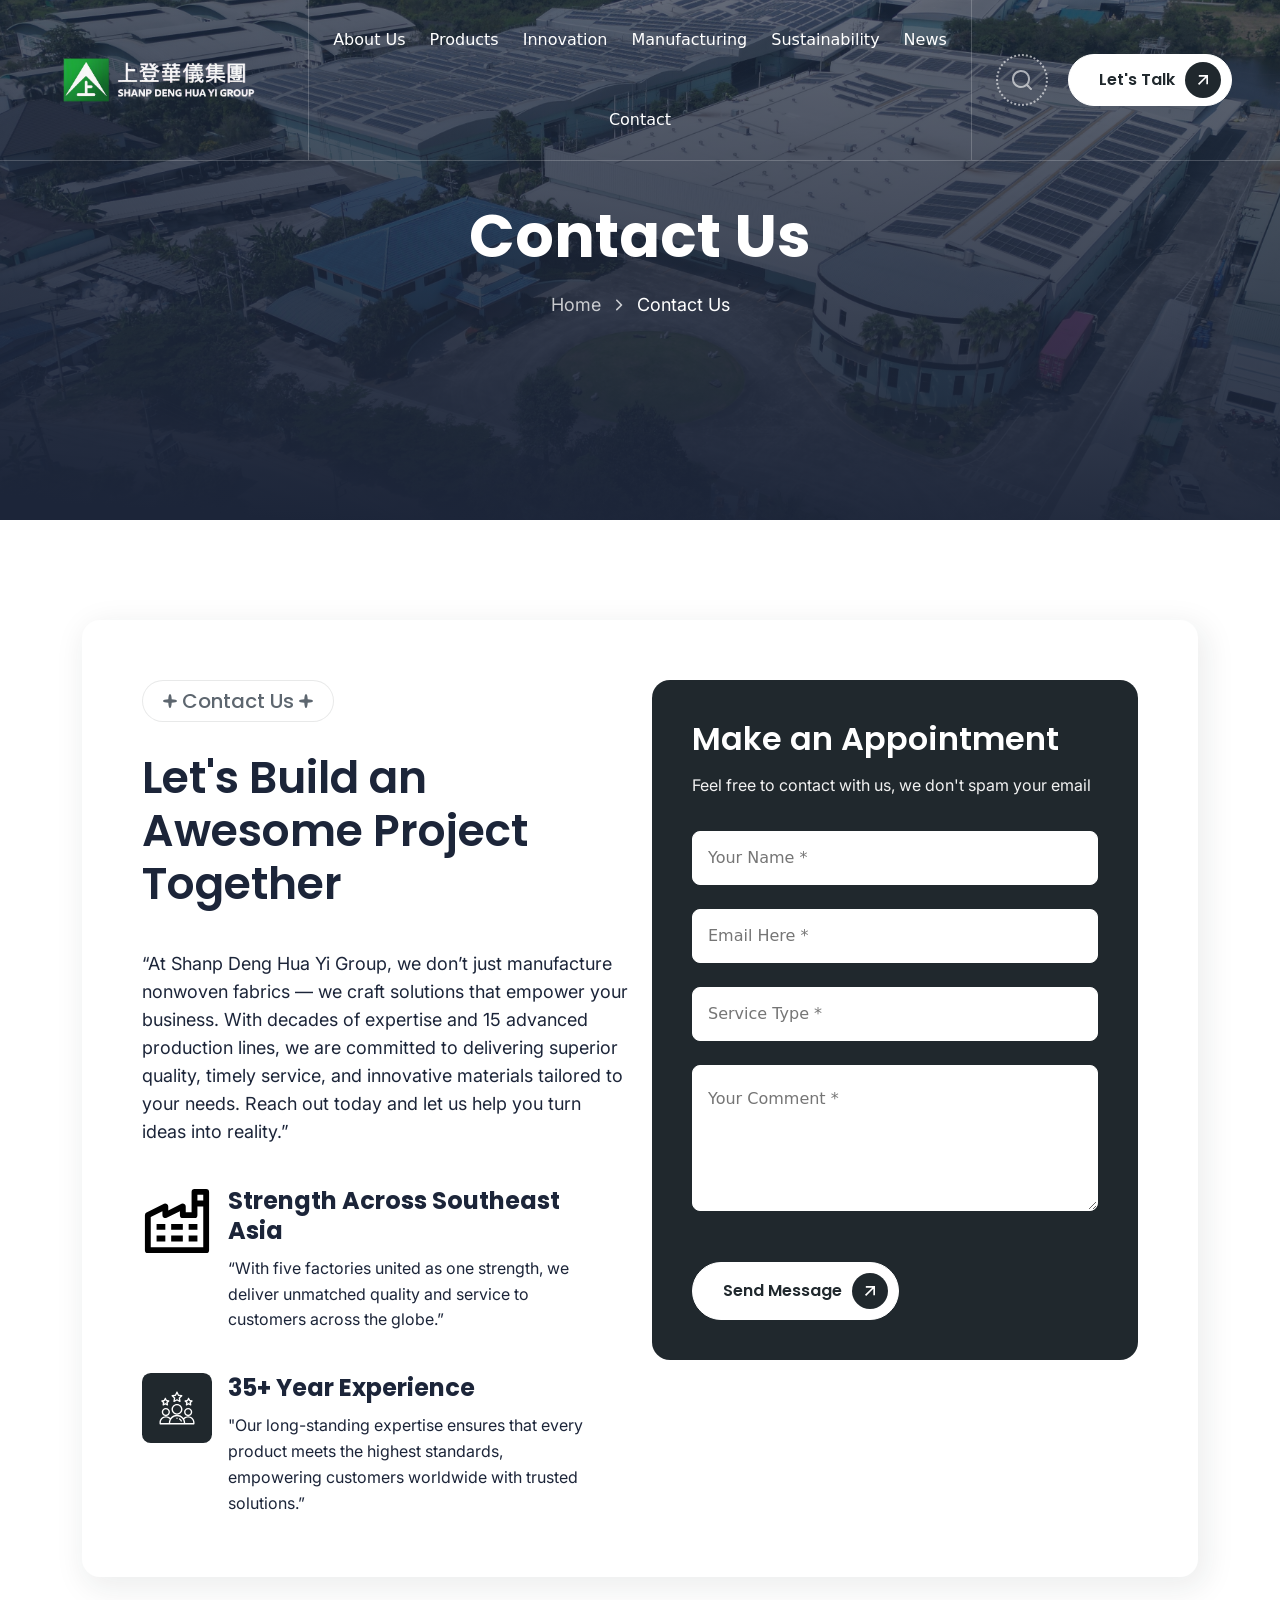
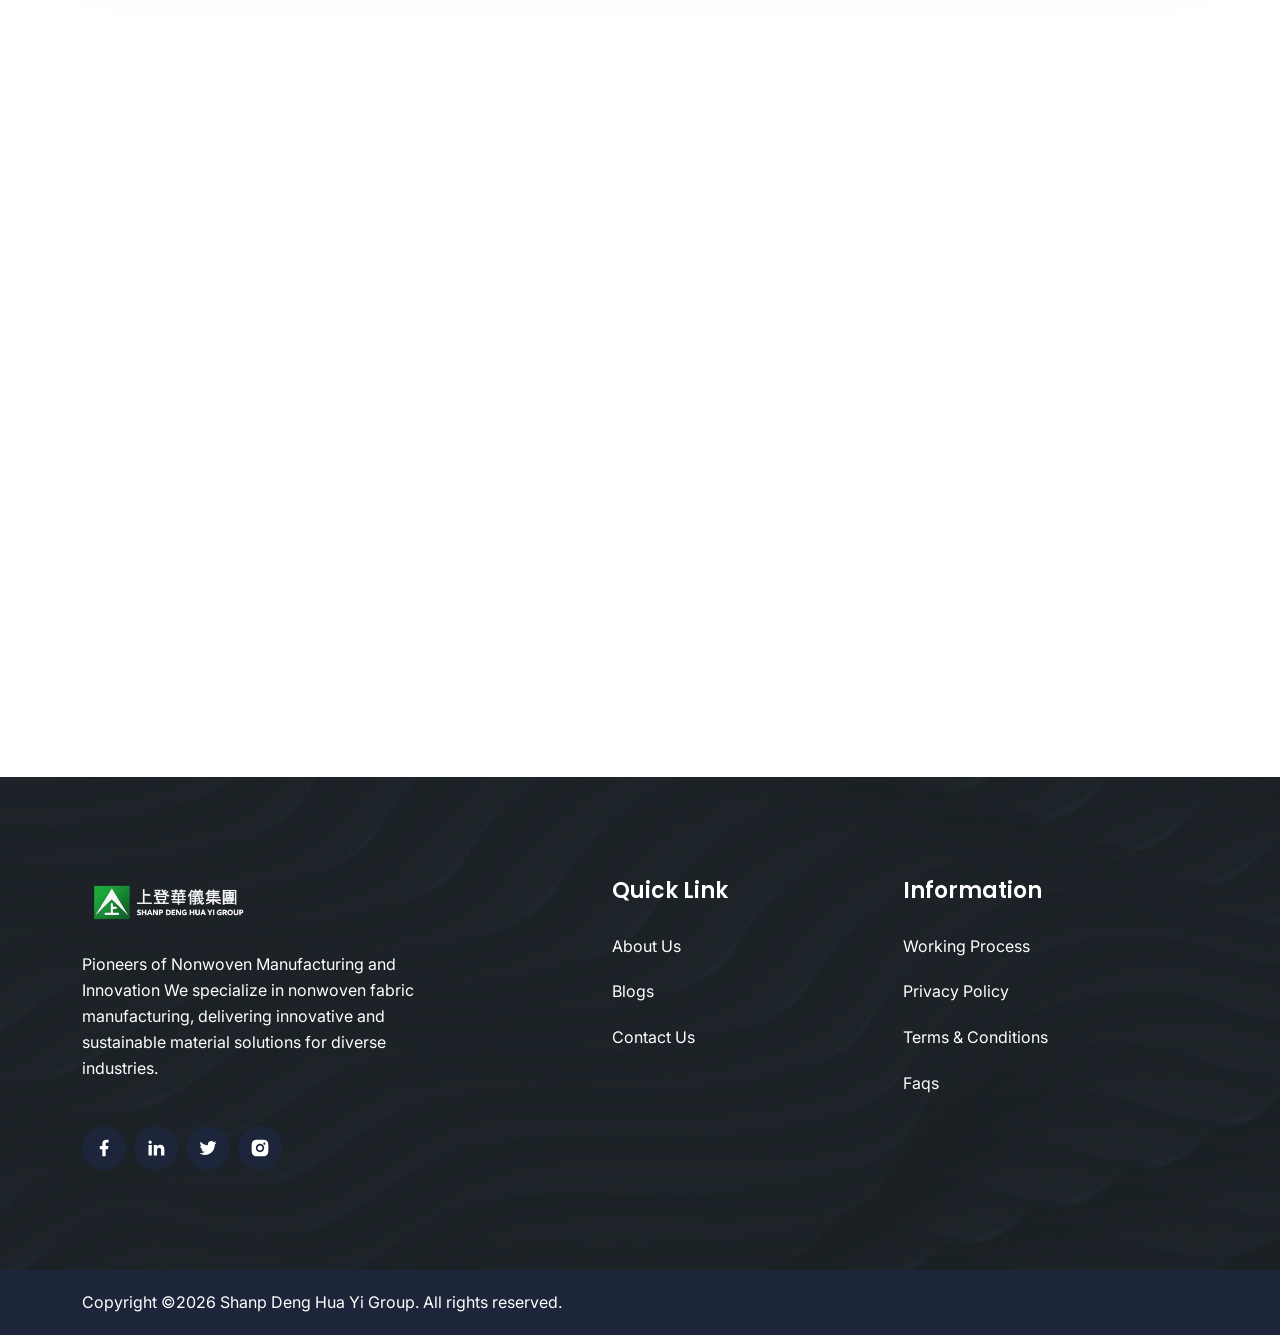
<file: contact.html>
<!doctype html>
<html lang="en" class="no-js">

<head>
  <title>Nonwoven manufacturer in Southeast Asia | HYSD Group</title>
  <link rel="shortcut icon" href="assets/img/loggoIcon.jpg" type="image/x-icon">

  <!-- meta tags -->
  <meta charset="utf-8">
  <meta http-equiv="X-UA-Compatible" content="IE=edge">
  <meta name="viewport" content="width=device-width, initial-scale=1, shrink-to-fit=no">
  <meta name="view-transition" content="same-origin">
  <meta name="theme-color" content="Red">
  <meta property="og:site_name" content="Consulo">
  <meta property="og:url" content="https://web.facebook.com">
  <meta property="og:title" content="HYSD Group - Leading Nonwoven Manufacturer in Southeast Asia">
  <meta property="og:description"
    content="HYSD Group delivers high-quality nonwoven solutions for industrial and consumer applications across Southeast Asia.">
  <meta name="description"
    content="HYSD Group is a trusted nonwoven manufacturer in Southeast Asia, providing sustainable products and innovative solutions for businesses worldwide.">


  <!-- fonts -->
  <link rel="preconnect" href="https://fonts.googleapis.com">
  <link rel="preconnect" href="https://fonts.gstatic.com" crossorigin>
  <link
    href="https://fonts.googleapis.com/css2?family=Inter:ital,opsz,wght@0,14..32,100..900;1,14..32,100..900&family=Poppins:ital,wght@0,100;0,200;0,300;0,400;0,500;0,600;0,700;0,800;0,900;1,100;1,200;1,300;1,400;1,500;1,600;1,700;1,800;1,900&display=swap"
    rel="stylesheet">

  <!-- all css -->
  <link rel="stylesheet" href="assets/css/vendor.css">
  <style>
    :root {
      /* Typography */
      --font-body--family: "Inter", sans-serif;
      --font-body--style: normal;
      --font-body--weight: 400;

      --font-heading--family: "Poppins", sans-serif;
      --font-heading--style: normal;
      --font-heading--weight: 600;

      --font-button--family: "Poppins", sans-serif;
      --font-button--style: normal;
      --font-button--weight: 600;

      /* h1-h6 */
      --font-h1--size: 60px;
      --font-h2--size: 48px;
      --font-h3--size: 36px;
      --font-h4--size: 24px;
      --font-h5--size: 20px;
      --font-h6--size: 16px;

      /* header nav */
      --font-nav-main: 16px;

      /* Colors */
      --color-background: rgba(255, 255, 255, 1);
      --color-foreground: rgba(28, 37, 57, 1);
      --color-foreground-heading: rgba(28, 37, 57, 1);
      --color-foreground-subheading: rgba(93, 102, 111, 1);
      --color-background-subheading: rgba(255, 255, 255, 0.1);
      --color-border-subheading-bg: rgba(32, 40, 45, 0.1);
      --color-primary: rgba(28, 37, 57, 1);
      --color-primary-background: rgba(28, 37, 57, 1);
      --color-primary-hover: rgba(28, 37, 57, 1);
      --color-primary-background-hover: rgba(28, 37, 57, 1);
      --color-border: rgba(255, 255, 255, 0.3);
      --color-border-hover: rgba(93, 102, 111, 0.5);
      --color-shadow: rgba(0, 0, 0, 1);
      --color-overlay: rgba(28, 37, 57, 0.6);

      /* Buttons */
      --font-button-size: 16px;
      --font-button-size-mobile: 16px;
      --style-button-height: 56px;
      --style-button-height-mobile: 48px;
      --style-button-slim-height: 52px;
      --style-button-slim-height-mobile: 40px;
      --style-cta-underline-offset: 5px;
      --style-cta-underline-thickness: 1px;

      /* Colors - Primary Button */
      --color-primary-button-text: rgba(255, 255, 255, 1);
      --color-primary-button-background: rgba(32, 40, 45, 1);
      --color-primary-button-border: rgba(32, 40, 45, 1);
      --color-primary-button-icon: rgba(28, 37, 57, 1);
      --color-primary-button-icon-background: rgba(255, 255, 255, 1);

      --color-primary-button-hover-text: rgba(32, 40, 45, 1);
      --color-primary-button-hover-background: rgba(255, 255, 255, 1);
      --color-primary-button-hover-border: rgba(32, 40, 45, 1);
      --color-primary-button-hover-icon: rgba(255, 255, 255, 1);
      --color-primary-button-hover-icon-background: rgba(28, 37, 57, 1);

      /* Colors - Secondary Button */
      --color-secondary-button-text: rgba(32, 40, 45, 1);
      --color-secondary-button-background: rgba(255, 255, 255, 1);
      --color-secondary-button-border: rgba(255, 255, 255, 1);
      --color-secondary-button-icon: rgba(255, 255, 255, 1);
      --color-secondary-button-icon-background: rgba(32, 40, 45, 1);

      --color-secondary-button-hover-text: rgba(255, 255, 255, 1);
      --color-secondary-button-hover-background: rgba(32, 40, 45, 1);
      --color-secondary-button-hover-border: rgba(32, 40, 45, 1);
      --color-secondary-button-hover-icon: rgba(28, 37, 57, 1);
      --color-secondary-button-hover-icon-background: rgba(255, 255, 255, 1);

      /* Colors - Input */
      --color-input-background: rgba(255, 255, 255, 1);
      --color-input-text: rgba(93, 102, 111, 1);
      --color-input-border: rgba(93, 102, 111, 0.2);
      --color-input-hover-background: rgba(255, 255, 255, 1);
      --color-input-hover-text: rgba(93, 102, 111, 1);
      --color-input-hover-border: rgba(93, 102, 111, 0.2);

      /* Borders */
      --style-border-width-buttons-primary: 1px;
      --style-border-width-buttons-secondary: 1px;
      --style-border-radius-buttons-primary: 40px;
      --style-border-radius-buttons-secondary: 40px;

      --style-border-width-inputs: 1px;
      --style-border-radius-inputs: 8px;
      --style-border-width: 1px;

      /* Focus */
      --focus-outline-width: 1px;
      --focus-outline-offset: 3px;

      /* Pagination */
      --style-pagination-border-width: 1px;
      --pagination-item-foreground: rgba(28, 37, 57, 1);
      --pagination-item-background: rgba(242, 242, 242, 1);
      --pagination-item-border: rgba(242, 242, 242, 1);
      --pagination-item-active-foreground: rgba(255, 255, 255, 1);
      --pagination-item-active-background: rgba(28, 37, 57, 1);
      --pagination-item-active-border: rgba(28, 37, 57, 1);

      /* Swiper */
      --swiper-navigation-size: 16px;
      --swiper-navigation-color: rgba(255, 255, 255, 1);
      --swiper-navigation-background-color: transparent;
      --swiper-navigation-hover-color: rgba(255, 255, 255, 1);
      --swiper-navigation-hover-background-color: rgba(255, 255, 255, 0.15);
      --swiper-pagination-bullet-inactive-color: rgba(242, 242, 242);
      --swiper-pagination-color: rgba(28, 37, 57, 1);
      --swiper-pagination-bullet-inactive-opacity: 1;
    }

    @media (max-width: 767px) {
      :root {
        --font-h1--size: 48px;
        --font-h2--size: 40px;
        --font-h3--size: 28px;
        --font-h4--size: 20px;
        --font-h5--size: 18px;
      }
    }
  </style>
  <link rel="stylesheet" href="assets/css/style.css">
</head>

<body>
  <!-- Header 1 -->
  <sticky-header data-sticky-type="always">
    <header class="header-1 header-floating">
      <div class="container-fluid">
        <div class="header-grid">
          <a class="header-logo" href="index.html" aria-label="Consulo">
            <img src="assets/img/huayi-white.png" alt="Consulo Logo" width="189" height="32">
          </a>
          <drawer-menu>
            <nav class="header-nav drawer-menu">
              <div class="d-lg-none header-nav-headings">
                <a class="header-logo" href="index.html" aria-label="Consulo">
                  <img src="assets/img/LogoHuayi.png" alt="Consulo Logo" width="189" height="32" loading="lazy">
                </a>
                <drawer-opener class="svg-wrapper menu-close" data-drawer=".drawer-menu">
                  <svg width="30px" height="30px" viewBox="0 0 24 24" fill="none" xmlns="http://www.w3.org/2000/svg">
                    <path
                      d="M8.00386 9.41816C7.61333 9.02763 7.61334 8.39447 8.00386 8.00395C8.39438 7.61342 9.02755 7.61342 9.41807 8.00395L12.0057 10.5916L14.5907 8.00657C14.9813 7.61605 15.6144 7.61605 16.0049 8.00657C16.3955 8.3971 16.3955 9.03026 16.0049 9.42079L13.4199 12.0058L16.0039 14.5897C16.3944 14.9803 16.3944 15.6134 16.0039 16.0039C15.6133 16.3945 14.9802 16.3945 14.5896 16.0039L12.0057 13.42L9.42097 16.0048C9.03045 16.3953 8.39728 16.3953 8.00676 16.0048C7.61624 15.6142 7.61624 14.9811 8.00676 14.5905L10.5915 12.0058L8.00386 9.41816Z"
                      fill="currentColor" />
                    <path fill-rule="evenodd" clip-rule="evenodd"
                      d="M23 12C23 18.0751 18.0751 23 12 23C5.92487 23 1 18.0751 1 12C1 5.92487 5.92487 1 12 1C18.0751 1 23 5.92487 23 12ZM3.00683 12C3.00683 16.9668 7.03321 20.9932 12 20.9932C16.9668 20.9932 20.9932 16.9668 20.9932 12C20.9932 7.03321 16.9668 3.00683 12 3.00683C7.03321 3.00683 3.00683 7.03321 3.00683 12Z"
                      fill="currentColor" />
                  </svg>
                </drawer-opener>
              </div>
              <ul class="header-menu list-unstyled">
                <li class="nav-item">
                  <a class="menu-link menu-link-main" href="about.html">
                    About Us
                  </a>
                </li>
                <li class="nav-item">
                  <a class="menu-link menu-link-main" href="project.html">
                    Products
                  </a>
                </li>
                <li class="nav-item">
                  <a class="menu-link menu-link-main" href="#">
                    Innovation
                  </a>
                </li>
                <li class="nav-item">
                  <a class="menu-link menu-link-main" href="#">
                    Manufacturing
                  </a>
                </li>
                <li class="nav-item">
                  <a class="menu-link menu-link-main" href="#">
                    Sustainability
                  </a>
                </li>
                <!-- <li class="nav-item nav-item-static">
                  <a class="menu-link menu-link-main menu-accrodion" href="services.html">
                    Services
                    <svg width="10" height="5" viewBox="0 0 10 5" fill="none" xmlns="http://www.w3.org/2000/svg">
                      <path d="M5 5L0 0H10L5 5Z" fill="currentColor" />
                    </svg>
                  </a>
                  <div class="header-megamenu header-submenu menu-absolute submenu-color">
                    <ul class="list-unstyled">
                      <li class="nav-item">
                        <a class="menu-link heading fw-300" href="blog.html">
                          WHY CONSULO
                        </a>
                        <ul class="reset-submenu list-unstyled submenu-color">
                          <li class="nav-item">
                            <a class="menu-link" href="services.html">
                              <div class="heading text-20 fw-600">
                                Become a Partner
                              </div>
                              <div class="text text-14">
                                Links customers with trusted Partners who help
                                them realize greater value—faster—through
                                Consulo.
                              </div>
                            </a>
                          </li>
                          <li class="nav-item">
                            <a class="menu-link" href="project.html">
                              <div class="heading text-20 fw-600">
                                Project
                              </div>
                              <div class="text text-14">
                                Hundreds of emerging brands thrive with
                                Consulo. Discover their journeys.
                              </div>
                            </a>
                          </li>
                        </ul>
                      </li>
                      <li class="nav-item">
                        <a class="menu-link heading fw-300" href="blog.html">
                          FEATURED CASE STUDY
                        </a>
                        <ul class="reset-submenu list-unstyled submenu-color">
                          <li class="nav-item">
                            <a class="menu-link megamenu-image-wrap" href="blog.html">
                              <picture>
                                <source media="(max-width: 575px)" srcset="assets/img/menu/575.jpg">
                                <img src="assets/img/menu/1.jpg" width="1000" height="668" loading="lazy"
                                  alt="Hero Image">
                              </picture>
                              <div class="content">
                                <div class="heading text-20 fw-600">
                                  <div class="heading text-20 fw-600">
                                    Consulo Subscriptions
                                  </div>
                                  <div class="text text-14">
                                    Hundreds of emerging brands thrive with
                                    Consulo. Discover their journeys.
                                  </div>
                                </div>
                                <div class="button button--primary">
                                  <span class="svg-wrapper">
                                    <svg class="icon-20" width="20" height="20" viewBox="0 0 20 20" fill="none"
                                      xmlns="http://www.w3.org/2000/svg">
                                      <path
                                        d="M13.3365 7.84518L6.16435 15.0173L4.98584 13.8388L12.158 6.66667H5.83652V5H15.0032V14.1667H13.3365V7.84518Z"
                                        fill="currentColor"></path>
                                    </svg>
                                  </span>
                                </div>
                              </div>
                            </a>
                          </li>
                        </ul>
                      </li>
                      <li class="nav-item megamenu-links">
                        <a class="menu-link text-14 fw-300" href="contact.html">
                          <svg class="icon-18" width="20px" height="20px" viewBox="0 0 24 24" fill="none"
                            xmlns="http://www.w3.org/2000/svg">
                            <path
                              d="M12 22C17.5228 22 22 17.5228 22 12C22 6.47715 17.5228 2 12 2C6.47715 2 2 6.47715 2 12C2 13.5997 2.37562 15.1116 3.04346 16.4525C3.22094 16.8088 3.28001 17.2161 3.17712 17.6006L2.58151 19.8267C2.32295 20.793 3.20701 21.677 4.17335 21.4185L6.39939 20.8229C6.78393 20.72 7.19121 20.7791 7.54753 20.9565C8.88837 21.6244 10.4003 22 12 22Z"
                              stroke="currentColor" stroke-width="1.5" />
                            <path opacity="0.5" d="M8 10.5H16" stroke="currentColor" stroke-width="1.5"
                              stroke-linecap="round" />
                            <path opacity="0.5" d="M8 14H13.5" stroke="currentColor" stroke-width="1.5"
                              stroke-linecap="round" />
                          </svg>
                          Contact Sales
                        </a>
                        <a class="menu-link text-14 fw-300" href="project-details.html">
                          <svg class="icon-18" width="20px" height="20px" viewBox="0 0 24 24" fill="none"
                            xmlns="http://www.w3.org/2000/svg">
                            <circle cx="12" cy="12" r="10" stroke="currentColor" stroke-width="1.5" />
                            <path
                              d="M15.4137 10.941C16.1954 11.4026 16.1954 12.5974 15.4137 13.059L10.6935 15.8458C9.93371 16.2944 9 15.7105 9 14.7868L9 9.21316C9 8.28947 9.93371 7.70561 10.6935 8.15419L15.4137 10.941Z"
                              stroke="currentColor" stroke-width="1.5" />
                          </svg>
                          Watch Demo
                        </a>
                        <a class="menu-link text-14 fw-300" href="team.html">
                          <svg class="icon-18" width="20px" height="20px" viewBox="0 0 24 24" fill="none"
                            xmlns="http://www.w3.org/2000/svg">
                            <circle cx="9" cy="9" r="2" stroke="currentColor" stroke-width="1.5" />
                            <path
                              d="M13 15C13 16.1046 13 17 9 17C5 17 5 16.1046 5 15C5 13.8954 6.79086 13 9 13C11.2091 13 13 13.8954 13 15Z"
                              stroke="currentColor" stroke-width="1.5" />
                            <path
                              d="M22 12C22 15.7712 22 17.6569 20.8284 18.8284C19.6569 20 17.7712 20 14 20H10C6.22876 20 4.34315 20 3.17157 18.8284C2 17.6569 2 15.7712 2 12C2 8.22876 2 6.34315 3.17157 5.17157C4.34315 4 6.22876 4 10 4H14C17.7712 4 19.6569 4 20.8284 5.17157C21.298 5.64118 21.5794 6.2255 21.748 7"
                              stroke="currentColor" stroke-width="1.5" stroke-linecap="round" />
                            <path d="M19 12H15" stroke="currentColor" stroke-width="1.5" stroke-linecap="round" />
                            <path d="M19 9H14" stroke="currentColor" stroke-width="1.5" stroke-linecap="round" />
                            <path d="M19 15H16" stroke="currentColor" stroke-width="1.5" stroke-linecap="round" />
                          </svg>
                          Webinars
                        </a>
                      </li>
                    </ul>
                  </div>
                </li> -->
                <li class="nav-item">
                  <a class="menu-link menu-link-main menu-accrodion" href="blog.html">
                    News
                  </a>
                </li>
                <li class="nav-item">
                  <a class="menu-link menu-link-main" href="contact.html">
                    Contact
                  </a>
                </li>
              </ul>
            </nav>
          </drawer-menu>
          <div class="header-actions d-flex align-items-center">
            <drawer-opener class="header-search search-open svg-wrapper" data-drawer=".modal-search">
              <svg width="24" height="24" viewBox="0 0 24 24" fill="none" xmlns="http://www.w3.org/2000/svg">
                <path
                  d="M21.7104 20.2875L18.0004 16.6075C19.4405 14.8119 20.1379 12.5328 19.9492 10.2388C19.7605 7.94476 18.7001 5.81025 16.9859 4.27411C15.2718 2.73797 13.0342 1.91697 10.7333 1.97993C8.43243 2.04289 6.24311 2.98502 4.61553 4.6126C2.98795 6.24018 2.04582 8.4295 1.98286 10.7304C1.9199 13.0313 2.7409 15.2688 4.27704 16.983C5.81318 18.6971 7.94769 19.7576 10.2417 19.9463C12.5357 20.135 14.8148 19.4376 16.6104 17.9975L20.2904 21.6775C20.3834 21.7712 20.494 21.8456 20.6158 21.8964C20.7377 21.9471 20.8684 21.9733 21.0004 21.9733C21.1324 21.9733 21.2631 21.9471 21.385 21.8964C21.5068 21.8456 21.6174 21.7712 21.7104 21.6775C21.8906 21.491 21.9914 21.2418 21.9914 20.9825C21.9914 20.7231 21.8906 20.4739 21.7104 20.2875ZM11.0004 17.9975C9.61592 17.9975 8.26255 17.5869 7.1114 16.8178C5.96026 16.0486 5.06305 14.9553 4.53324 13.6762C4.00342 12.3972 3.8648 10.9897 4.1349 9.63183C4.40499 8.27396 5.07168 7.02668 6.05065 6.04772C7.02961 5.06875 8.27689 4.40206 9.63476 4.13197C10.9926 3.86187 12.4001 4.00049 13.6792 4.53031C14.9583 5.06012 16.0515 5.95733 16.8207 7.10847C17.5899 8.25962 18.0004 9.61299 18.0004 10.9975C18.0004 12.854 17.2629 14.6345 15.9501 15.9472C14.6374 17.26 12.8569 17.9975 11.0004 17.9975Z"
                  fill="currentColor" fill-opacity="1" />
              </svg>
            </drawer-opener>

            <modal-search class="theme-modal modal-search">
              <div class="modal-container">
                <div class="modal-header">
                  <drawer-opener class="svg-wrapper search-close" data-drawer=".modal-search">
                    <svg width="30px" height="30px" viewBox="0 0 24 24" fill="none" xmlns="http://www.w3.org/2000/svg">
                      <path
                        d="M8.00386 9.41816C7.61333 9.02763 7.61334 8.39447 8.00386 8.00395C8.39438 7.61342 9.02755 7.61342 9.41807 8.00395L12.0057 10.5916L14.5907 8.00657C14.9813 7.61605 15.6144 7.61605 16.0049 8.00657C16.3955 8.3971 16.3955 9.03026 16.0049 9.42079L13.4199 12.0058L16.0039 14.5897C16.3944 14.9803 16.3944 15.6134 16.0039 16.0039C15.6133 16.3945 14.9802 16.3945 14.5896 16.0039L12.0057 13.42L9.42097 16.0048C9.03045 16.3953 8.39728 16.3953 8.00676 16.0048C7.61624 15.6142 7.61624 14.9811 8.00676 14.5905L10.5915 12.0058L8.00386 9.41816Z"
                        fill="currentColor" />
                      <path fill-rule="evenodd" clip-rule="evenodd"
                        d="M23 12C23 18.0751 18.0751 23 12 23C5.92487 23 1 18.0751 1 12C1 5.92487 5.92487 1 12 1C18.0751 1 23 5.92487 23 12ZM3.00683 12C3.00683 16.9668 7.03321 20.9932 12 20.9932C16.9668 20.9932 20.9932 16.9668 20.9932 12C20.9932 7.03321 16.9668 3.00683 12 3.00683C7.03321 3.00683 3.00683 7.03321 3.00683 12Z"
                        fill="currentColor" />
                    </svg>
                  </drawer-opener>
                </div>
                <div class="modal-main d-flex align-items-center justify-content-center">
                  <form action="index.html#"
                    class="form-search d-flex align-items-center justify-content-center flex-wrap">
                    <label for="Search" class="text text-30"> Search </label>
                    <input type="text" placeholder="What are you looking for?" name="search" id="Search"
                      class="text text-16" autocomplete="off">
                    <button class="button button--primary" type="submit" aria-label="Search">
                      <span class="svg-wrapper">
                        <svg width="24" height="24" viewBox="0 0 24 24" fill="none" xmlns="http://www.w3.org/2000/svg">
                          <path
                            d="M21.7104 20.2875L18.0004 16.6075C19.4405 14.8119 20.1379 12.5328 19.9492 10.2388C19.7605 7.94476 18.7001 5.81025 16.9859 4.27411C15.2718 2.73797 13.0342 1.91697 10.7333 1.97993C8.43243 2.04289 6.24311 2.98502 4.61553 4.6126C2.98795 6.24018 2.04582 8.4295 1.98286 10.7304C1.9199 13.0313 2.7409 15.2688 4.27704 16.983C5.81318 18.6971 7.94769 19.7576 10.2417 19.9463C12.5357 20.135 14.8148 19.4376 16.6104 17.9975L20.2904 21.6775C20.3834 21.7712 20.494 21.8456 20.6158 21.8964C20.7377 21.9471 20.8684 21.9733 21.0004 21.9733C21.1324 21.9733 21.2631 21.9471 21.385 21.8964C21.5068 21.8456 21.6174 21.7712 21.7104 21.6775C21.8906 21.491 21.9914 21.2418 21.9914 20.9825C21.9914 20.7231 21.8906 20.4739 21.7104 20.2875ZM11.0004 17.9975C9.61592 17.9975 8.26255 17.5869 7.1114 16.8178C5.96026 16.0486 5.06305 14.9553 4.53324 13.6762C4.00342 12.3972 3.8648 10.9897 4.1349 9.63183C4.40499 8.27396 5.07168 7.02668 6.05065 6.04772C7.02961 5.06875 8.27689 4.40206 9.63476 4.13197C10.9926 3.86187 12.4001 4.00049 13.6792 4.53031C14.9583 5.06012 16.0515 5.95733 16.8207 7.10847C17.5899 8.25962 18.0004 9.61299 18.0004 10.9975C18.0004 12.854 17.2629 14.6345 15.9501 15.9472C14.6374 17.26 12.8569 17.9975 11.0004 17.9975Z"
                            fill="currentColor" fill-opacity="1" />
                        </svg>
                      </span>
                    </button>
                  </form>
                </div>
              </div>
            </modal-search>

            <div class="header-separator">
              <svg width="11" height="53" viewBox="0 0 11 53" fill="none" xmlns="http://www.w3.org/2000/svg">
                <line x1="10.5" x2="10.5" y2="53" stroke="currentColor" stroke-opacity="0.7" />
                <line x1="0.5" y1="12" x2="0.5" y2="42" stroke="currentColor" stroke-opacity="0.3" />
              </svg>
            </div>
            <a href="contact.html" aria-label="contact us"
              class="button button--secondary button--slim d-none d-lg-inline-flex">
              Let's Talk
              <span class="svg-wrapper">
                <svg class="icon-20" width="20" height="20" viewBox="0 0 20 20" fill="none"
                  xmlns="http://www.w3.org/2000/svg">
                  <path
                    d="M13.3365 7.84518L6.16435 15.0173L4.98584 13.8388L12.158 6.66667H5.83652V5H15.0032V14.1667H13.3365V7.84518Z"
                    fill="currentColor"></path>
                </svg>
              </span>
            </a>
            <drawer-opener class="svg-wrapper menu-open d-lg-none" data-drawer=".drawer-menu">
              <svg width="52" height="52" viewBox="0 0 52 52" fill="none" xmlns="http://www.w3.org/2000/svg">
                <circle cx="26" cy="26" r="25.5" fill="white" stroke="currentColor" />
                <path
                  d="M32.5 18.2857C32.5 17.5757 31.9179 17 31.2 17H14.3C13.5821 17 13 17.5757 13 18.2857C13 18.9958 13.5821 19.5714 14.3 19.5714H31.2C31.9179 19.5714 32.5 18.9957 32.5 18.2857ZM14.3 24.7143H37.7C38.4179 24.7143 39 25.29 39 26C39 26.7101 38.4179 27.2857 37.7 27.2857H14.3C13.5821 27.2857 13 26.7101 13 26C13 25.29 13.5821 24.7143 14.3 24.7143ZM14.3 32.4286H26C26.7179 32.4286 27.3 33.0042 27.3 33.7143C27.3 34.4243 26.7179 35 26 35H14.3C13.5821 35 13 34.4243 13 33.7143C13 33.0042 13.5821 32.4286 14.3 32.4286Z"
                  fill="currentColor" />
              </svg>
            </drawer-opener>
          </div>
        </div>
      </div>
    </header>
  </sticky-header>


  <!-- Main -->
  <main>
    <!-- Page Banner -->
    <div class="page-banner overlay">
      <picture class="media media-bg">
        <source media="(max-width: 575px)" srcset="assets/img/banner/page-banner-575.jpg" />
        <source media="(max-width: 991px)" srcset="assets/img/banner/page-banner-991.jpg" />
        <img src="assets/img/BannersHuayi/dji_fly_20221025_104928_663_1666671111349_photo.JPG" width="1920" height="520"
          loading="eager" alt="Page Banner Image" />
      </picture>
      <div class="page-banner-content">
        <div class="container text-center">
          <h1 class="heading text-80 fw-700" data-aos="fade-up">
            Contact Us
          </h1>
          <ul class="breadcrumb list-unstyled" data-aos="fade-up" data-aos-delay="100">
            <li>
              <a href="index.html" class="text text-18" aria-label="Home Page">
                Home
              </a>
            </li>
            <li>
              <svg width="8" height="12" viewBox="0 0 8 12" fill="none" xmlns="http://www.w3.org/2000/svg">
                <path fill-rule="evenodd" clip-rule="evenodd"
                  d="M7.08929 5.40903C7.24552 5.5653 7.33328 5.77723 7.33328 5.9982C7.33328 6.21917 7.24552 6.43109 7.08929 6.58736L2.37512 11.3015C2.29825 11.3811 2.2063 11.4446 2.10463 11.4883C2.00296 11.532 1.89361 11.5549 1.78296 11.5559C1.67231 11.5569 1.56258 11.5358 1.46016 11.4939C1.35775 11.452 1.2647 11.3901 1.18646 11.3119C1.10822 11.2336 1.04634 11.1406 1.00444 11.0382C0.962537 10.9357 0.941453 10.826 0.942414 10.7154C0.943376 10.6047 0.966364 10.4954 1.01004 10.3937C1.05371 10.292 1.1172 10.2001 1.19679 10.1232L5.32179 5.9982L1.19679 1.8732C1.04499 1.71603 0.960996 1.50553 0.962894 1.28703C0.964793 1.06853 1.05243 0.859522 1.20694 0.705015C1.36145 0.550508 1.57046 0.462868 1.78896 0.460969C2.00745 0.45907 2.21795 0.543066 2.37512 0.694864L7.08929 5.40903Z"
                  fill="currentColor" />
              </svg>
            </li>
            <li>
              <a role="link" aria-disabled="true" class="text text-18 active">
                Contact Us
              </a>
            </li>
          </ul>
        </div>
      </div>
    </div>

    <!-- Contact Form -->
    <div class="section-contact-form section-padding">
      <div class="container">
        <div class="contact-box radius18">
          <div class="row product-grid justify-content-between">
            <div class="col-12 col-lg-6 col-contact-content">
              <div class="section-headings">
                <div class="subheading text-20 subheading-bg" data-aos="fade-up">
                  <svg class="icon icon-14" xmlns="http://www.w3.org/2000/svg" width="14" height="14"
                    viewBox="0 0 14 14" fill="none">
                    <g clip-path="url(#clip0_9088_4143)">
                      <path
                        d="M8.71401 5.28599C11.7514 5.4205 14 5.9412 14 7C14 8.0588 11.7514 8.5795 8.71401 8.71401C8.5795 11.7514 8.0588 14 7 14C5.9412 14 5.4205 11.7514 5.28599 8.71401C2.2486 8.5795 -1.33117e-07 8.0588 0 7C4.62818e-08 5.94119 2.2486 5.4205 5.28599 5.28599C5.4205 2.2486 5.9412 0 7 0C8.0588 0 8.5795 2.2486 8.71401 5.28599Z"
                        fill="CurrentColor" />
                    </g>
                    <defs>
                      <clipPath>
                        <rect width="14" height="14" fill="CurrentColor" />
                      </clipPath>
                    </defs>
                  </svg>
                  <span>Contact Us</span>
                  <svg class="icon icon-14" xmlns="http://www.w3.org/2000/svg" width="14" height="14"
                    viewBox="0 0 14 14" fill="none">
                    <g clip-path="url(#clip0_9088_4143)">
                      <path
                        d="M8.71401 5.28599C11.7514 5.4205 14 5.9412 14 7C14 8.0588 11.7514 8.5795 8.71401 8.71401C8.5795 11.7514 8.0588 14 7 14C5.9412 14 5.4205 11.7514 5.28599 8.71401C2.2486 8.5795 -1.33117e-07 8.0588 0 7C4.62818e-08 5.94119 2.2486 5.4205 5.28599 5.28599C5.4205 2.2486 5.9412 0 7 0C8.0588 0 8.5795 2.2486 8.71401 5.28599Z"
                        fill="CurrentColor" />
                    </g>
                    <defs>
                      <clipPath>
                        <rect width="14" height="14" fill="CurrentColor" />
                      </clipPath>
                    </defs>
                  </svg>
                </div>
                <h2 class="heading text-50" data-aos="fade-up">
                  Let's Build an Awesome Project Together
                </h2>
                <p class="text text-18" data-aos="fade-up">
                  “At Shanp Deng Hua Yi Group, we don’t just manufacture nonwoven fabrics — we craft solutions that
                  empower your business.
                  With decades of expertise and 15 advanced production lines, we are committed to delivering superior
                  quality, timely
                  service, and innovative materials tailored to your needs. Reach out today and let us help you turn
                  ideas into reality.”
                </p>

                <div class="card-icon-text card-icon-text-horizontal">
                  <div class="svg-wrapper" data-aos="fade-up">
                    <svg fill="#000000" width="92px" height="92px" viewBox="0 0 24 24"
                      xmlns="http://www.w3.org/2000/svg">
                      <g id="SVGRepo_bgCarrier" stroke-width="0"></g>
                      <g id="SVGRepo_tracerCarrier" stroke-linecap="round" stroke-linejoin="round"></g>
                      <g id="SVGRepo_iconCarrier">
                        <path
                          d="M22,1H18a1,1,0,0,0-1,1V9H15V7a1,1,0,0,0-1.447-.895L9,8.382V7a1,1,0,0,0-1.447-.895l-6,3A1,1,0,0,0,1,10V22a1,1,0,0,0,1,1H22a1,1,0,0,0,1-1V2A1,1,0,0,0,22,1ZM21,3V5H19V3ZM3,21V10.618l4-2V10a1,1,0,0,0,1.447.895L13,8.618V10a1,1,0,0,0,1,1h4a1,1,0,0,0,1-1V7h2V21Zm2-8H8v2H5Zm5,0h4v2H10Zm6,0h3v2H16ZM5,17H8v2H5Zm5,0h4v2H10Zm6,0h3v2H16Z">
                        </path>
                      </g>
                    </svg>
                  </div>
                  <div class="content">
                    <h2 class="heading text-24 fw-700" data-aos="fade-up">
                      Strength Across Southeast Asia
                    </h2>
                    <p class="text text-16" data-aos="fade-up">
                      “With five factories united as one strength, we deliver unmatched quality and service to customers
                      across the globe.”
                    </p>
                  </div>
                </div>
                <div class="card-icon-text card-icon-text-horizontal">
                  <div class="svg-wrapper" data-aos="fade-up">
                    <svg viewBox="0 0 80 80" fill="none" xmlns="http://www.w3.org/2000/svg">
                      <rect width="80" height="80" rx="10" fill="#20282D" />
                      <path
                        d="M40.7812 51.7188C40.7812 52.1503 40.4315 52.5 40 52.5C39.5685 52.5 39.2188 52.1503 39.2188 51.7188C39.2188 51.2872 39.5685 50.9375 40 50.9375C40.4315 50.9375 40.7812 51.2872 40.7812 51.7188Z"
                        fill="white" />
                      <path
                        d="M57.4219 44.6875C57.4219 42.1027 55.3192 40 52.7344 40C50.1495 40 48.0469 42.1027 48.0469 44.6875C48.0469 47.2723 50.1495 49.375 52.7344 49.375C55.3192 49.375 57.4219 47.2723 57.4219 44.6875ZM52.7344 47.8125C51.0114 47.8125 49.6094 46.4105 49.6094 44.6875C49.6094 42.9645 51.0114 41.5625 52.7344 41.5625C54.4574 41.5625 55.8594 42.9645 55.8594 44.6875C55.8594 46.4105 54.4574 47.8125 52.7344 47.8125Z"
                        fill="white" />
                      <path
                        d="M52.7344 49.375C50.7657 49.375 48.8025 50.1923 47.4652 51.5173C45.705 49.2041 42.9907 47.8125 40 47.8125C37.1359 47.8125 34.3607 49.1193 32.5351 51.5173C31.1975 50.1926 29.2346 49.375 27.2656 49.375C23.3273 49.375 20 52.5949 20 56.4062V57.9688C20 58.4003 20.3497 58.75 20.7812 58.75H59.2188C59.6503 58.75 60 58.4003 60 57.9688V56.4062C60 52.5949 56.6727 49.375 52.7344 49.375ZM21.5625 56.4062C21.5625 53.4418 24.1742 50.9375 27.2656 50.9375C28.9572 50.9375 30.6348 51.687 31.6733 52.8784C30.9866 54.2047 30.625 55.683 30.625 57.1875H21.5625V56.4062ZM40 49.375C44.3472 49.375 47.8125 52.9022 47.8125 57.1875H32.1875C32.1875 52.8452 35.7236 49.375 40 49.375ZM58.4375 57.1875H49.375C49.375 55.683 49.0134 54.2047 48.3267 52.8784C49.3652 51.687 51.0428 50.9375 52.7344 50.9375C55.8258 50.9375 58.4375 53.4418 58.4375 56.4062V57.1875Z"
                        fill="white" />
                      <path
                        d="M31.9531 44.6875C31.9531 42.1027 29.8505 40 27.2656 40C24.6808 40 22.5781 42.1027 22.5781 44.6875C22.5781 47.2723 24.6808 49.375 27.2656 49.375C29.8505 49.375 31.9531 47.2723 31.9531 44.6875ZM27.2656 47.8125C25.5426 47.8125 24.1406 46.4105 24.1406 44.6875C24.1406 42.9645 25.5426 41.5625 27.2656 41.5625C28.9886 41.5625 30.3906 42.9645 30.3906 44.6875C30.3906 46.4105 28.9886 47.8125 27.2656 47.8125Z"
                        fill="white" />
                      <path
                        d="M46.25 41.5625C46.25 38.1161 43.4464 35.3125 40 35.3125C36.5536 35.3125 33.75 38.1161 33.75 41.5625C33.75 45.0089 36.5536 47.8125 40 47.8125C43.4464 47.8125 46.25 45.0089 46.25 41.5625ZM40 46.25C37.4152 46.25 35.3125 44.1473 35.3125 41.5625C35.3125 38.9777 37.4152 36.875 40 36.875C42.5848 36.875 44.6875 38.9777 44.6875 41.5625C44.6875 44.1473 42.5848 46.25 40 46.25Z"
                        fill="white" />
                      <path
                        d="M46.1828 25.7938C46.0909 25.5109 45.8465 25.3049 45.552 25.2621L42.1822 24.7729L40.6734 21.6882C40.5425 21.42 40.2703 21.25 39.9718 21.25C39.6734 21.25 39.4012 21.42 39.2699 21.6879L37.7614 24.7729L34.3917 25.2618C34.0972 25.3046 33.8528 25.5109 33.7609 25.7938C33.669 26.0767 33.7456 26.387 33.9587 26.5945L36.3988 28.9728L35.823 32.3312C35.7726 32.6242 35.8932 32.9205 36.1339 33.0951C36.3732 33.269 36.6918 33.2938 36.9567 33.1546L39.9718 31.5692L42.9882 33.1546C43.2513 33.2932 43.5702 33.27 43.8109 33.0951C44.0514 32.9202 44.172 32.6242 44.1216 32.3309L43.5451 28.9728L45.985 26.5945C46.198 26.387 46.2746 26.0767 46.1828 25.7938ZM42.1599 28.1406C41.9759 28.32 41.8917 28.5788 41.9353 28.8321L42.3135 31.0352L40.3353 29.9951C40.1076 29.8755 39.8357 29.8755 39.6081 29.9951L37.6305 31.0352L38.0083 28.8321C38.0517 28.5785 37.9674 28.32 37.7834 28.1406L36.1831 26.5808L38.3941 26.2598C38.6498 26.2228 38.8705 26.0617 38.9837 25.8298L39.9718 23.8095L40.9597 25.8298C41.0732 26.062 41.2939 26.2228 41.5493 26.2598L43.7606 26.5808L42.1599 28.1406Z"
                        fill="white" />
                      <path
                        d="M57.8602 31.6492C57.7683 31.3663 57.5238 31.1603 57.2294 31.1176L54.9463 30.7858L53.9255 28.7167C53.794 28.45 53.5227 28.2812 53.2251 28.2812C53.2251 28.2812 53.2251 28.2812 53.2248 28.2812C52.9276 28.2812 52.656 28.45 52.5245 28.7167L51.503 30.7858L49.2197 31.1176C48.9255 31.1603 48.6811 31.3663 48.5892 31.6492C48.4971 31.9321 48.5737 32.2424 48.7867 32.45L50.4386 34.061L50.0486 36.3345C49.9985 36.6275 50.1188 36.9235 50.3595 37.0984C50.6 37.2733 50.9189 37.2964 51.182 37.1582L53.2248 36.0849L55.2671 37.1582C55.5301 37.2964 55.8493 37.2733 56.0898 37.0984C56.3303 36.9238 56.4505 36.6275 56.4005 36.3345L56.0105 34.061L57.6627 32.45C57.8757 32.2424 57.952 31.9321 57.8602 31.6492ZM54.6259 33.2291C54.4416 33.4085 54.3576 33.667 54.4013 33.9203L54.5929 35.0385L53.5886 34.5108C53.3609 34.3912 53.089 34.3912 52.8617 34.5108L51.8564 35.0388L52.0484 33.9203C52.0917 33.667 52.0078 33.4085 51.8238 33.2291L51.0108 32.4362L52.1341 32.2733C52.3887 32.2363 52.6087 32.0764 52.7225 31.846L53.2248 30.8282L53.7268 31.8457C53.8407 32.0764 54.0607 32.2363 54.3152 32.2733L55.4386 32.4362L54.6259 33.2291Z"
                        fill="white" />
                      <path
                        d="M31.2977 31.6492C31.2058 31.3663 30.9613 31.1603 30.6669 31.1176L28.3838 30.7858L27.363 28.7167C27.2315 28.45 26.9602 28.2812 26.6626 28.2812C26.3651 28.2812 26.0935 28.45 25.962 28.7167L24.9405 30.7858L22.6572 31.1176C22.363 31.1603 22.1186 31.3663 22.0267 31.6492C21.9346 31.9321 22.0112 32.2424 22.2242 32.45L23.8761 34.061L23.4864 36.3345C23.436 36.6275 23.5566 36.9235 23.797 37.0984C24.0375 37.2733 24.3564 37.2964 24.6198 37.1582L26.6623 36.0849L28.7046 37.1582C28.9695 37.2974 29.2881 37.2723 29.5273 37.0984C29.7678 36.9238 29.8883 36.6275 29.838 36.3345L29.448 34.061L31.1002 32.45C31.3132 32.2424 31.3895 31.9321 31.2977 31.6492ZM28.0631 33.2291C27.8791 33.4085 27.7951 33.667 27.8385 33.9203L28.0304 35.0385L27.0258 34.5108C26.7984 34.3912 26.5265 34.3912 26.2992 34.5108L25.2936 35.0388L25.4856 33.9203C25.5292 33.667 25.445 33.4085 25.261 33.2291L24.448 32.4362L25.5716 32.2733C25.8258 32.2363 26.0459 32.0764 26.1597 31.846L26.662 30.8282L27.164 31.8457C27.2779 32.0764 27.4979 32.2363 27.7524 32.2733L28.8758 32.4362L28.0631 33.2291Z"
                        fill="white" />
                      <path
                        d="M43.4232 51.9566C43.0625 51.7195 42.5782 51.8199 42.3414 52.1806C42.1043 52.541 42.2047 53.0254 42.5654 53.2625C43.2877 53.737 43.8651 54.3986 44.235 55.1756C44.4199 55.5647 44.8856 55.731 45.276 55.5452C45.6657 55.36 45.8311 54.8936 45.6458 54.5042C45.1533 53.4691 44.3845 52.588 43.4232 51.9566Z"
                        fill="white" />
                    </svg>
                  </div>
                  <div class="content">
                    <h2 class="heading text-24 fw-700" data-aos="fade-up">
                      35+ Year Experience
                    </h2>
                    <p class="text text-16" data-aos="fade-up">
                      "Our long-standing expertise ensures that every product meets the highest standards, empowering
                      customers worldwide with trusted solutions.”
                    </p>
                  </div>
                </div>
              </div>
            </div>
            <div class="col-12 col-lg-6 col-contact-form">
              <div class="contact-form-wrap radius18">
                <div class="contact-form-headings">
                  <h2 class="heading text-32" data-aos="fade-up">
                    Make an Appointment
                  </h2>
                  <p class="text text-16" data-aos="fade-up">
                    Feel free to contact with us, we don't spam your email
                  </p>
                </div>
                <form action="contact.html#" class="form contact-form" data-aos="fade-up">
                  <div class="field">
                    <label for="ContactForm-name" class="visually-hidden">
                      Your Name
                    </label>
                    <input id="ContactForm-name" class="text-16" type="text" placeholder="Your Name *" name="name"
                      required />
                  </div>
                  <div class="field">
                    <label for="ContactForm-email" class="visually-hidden">
                      Email Here
                    </label>
                    <input id="ContactForm-email" class="text-16" type="text" placeholder="Email Here *" name="email"
                      required />
                  </div>
                  <div class="field">
                    <label for="ContactForm-service" class="visually-hidden">
                      Service Type
                    </label>
                    <input id="ContactForm-service" class="text-16" type="text" placeholder="Service Type *"
                      name="service" required />
                  </div>
                  <div class="field">
                    <label for="ContactForm-body" class="visually-hidden">
                      Your Comment
                    </label>
                    <textarea id="ContactForm-body" class="text-16" rows="4" placeholder="Your Comment *" name="message"
                      required></textarea>
                  </div>
                  <div class="form-button">
                    <button type="submit" class="button button--secondary" aria-label="Send Message">
                      Send Message
                      <span class="svg-wrapper">
                        <svg class="icon-20" width="20" height="20" viewBox="0 0 20 20" fill="none"
                          xmlns="http://www.w3.org/2000/svg">
                          <path
                            d="M13.3365 7.84518L6.16435 15.0173L4.98584 13.8388L12.158 6.66667H5.83652V5H15.0032V14.1667H13.3365V7.84518Z"
                            fill="currentColor"></path>
                        </svg>
                      </span>
                    </button>
                  </div>
                </form>
              </div>
            </div>
          </div>
        </div>
      </div>
    </div>

    <!-- Google Map -->
    <div class="google-map">
      <div class="iframe-wrapper">
        <iframe src="https://www.google.com/maps/d/embed?mid=1gfFaXFjKVMUmSDo_IQhx7oJd1gK6IG4&hl=en&ehbc=2E312F"
          title="Google map" width="1920" height="600" style="border: 0" allowfullscreen="" loading="lazy"
          referrerpolicy="no-referrer-when-downgrade"></iframe>
      </div>
    </div>
  </main>

  <!-- Footer -->
  <footer >
    <!-- Footer Main -->
    <div class="footer-main bg-contain" style="background-image: url(assets/img/footer/footer-bg-large.jpg)">
      <div class="footer-top">
        <div class="container">
          <div class="row footer-custom-row">
            <div class="col-12 col-md-6">
              <div class="footer-widget footer-widget-brand">
                <a class="footer-logo" href="index.html" aria-label="Consulo Logo">
                  <img src="assets/img/huayi-white.png" alt="Consulo Logo" width="189" height="32" loading="lazy">
                </a>
                <p class="text text-16">
                  Pioneers of Nonwoven Manufacturing and Innovation
                  We specialize in nonwoven fabric manufacturing, delivering innovative and sustainable material
                  solutions for diverse industries.<br>

                </p>
                <ul class="social-icons list-unstyled">
                  <li>
                    <a class="social-link text" href="https://web.facebook.com">
                      <svg width="10" height="18" viewBox="0 0 10 18" fill="none" xmlns="http://www.w3.org/2000/svg">
                        <path
                          d="M6.66634 10.2552H8.74967L9.58301 6.92188H6.66634V5.25521C6.66634 4.39739 6.66634 3.58854 8.33301 3.58854H9.58301V0.788625C9.31159 0.752583 8.28551 0.671875 7.20209 0.671875C4.94001 0.671875 3.33301 2.05259 3.33301 4.5883V6.92188H0.833008V10.2552H3.33301V17.3385H6.66634V10.2552Z"
                          fill="currentColor" />
                      </svg>
                      <span class="visually-hidden">Facebook</span>
                    </a>
                  </li>
                  <li>
                    <a class="social-link text" href="https://www.linkedin.com/">
                      <svg width="17" height="16" viewBox="0 0 17 16" fill="none" xmlns="http://www.w3.org/2000/svg">
                        <path
                          d="M3.78357 2.16742C3.78326 2.84601 3.37157 3.45666 2.74262 3.71142C2.11367 3.96619 1.39306 3.81419 0.920587 3.32711C0.448112 2.84001 0.318129 2.11511 0.59192 1.49421C0.86572 0.873305 1.48862 0.480397 2.1669 0.500755C3.0678 0.527797 3.78398 1.26612 3.78357 2.16742ZM3.83357 5.06742H0.500237V15.5007H3.83357V5.06742ZM9.10025 5.06742H5.78357V15.5007H9.06692V10.0257C9.06692 6.97573 13.0419 6.6924 13.0419 10.0257V15.5007H16.3336V8.8924C16.3336 3.75075 10.4503 3.94242 9.06692 6.4674L9.10025 5.06742Z"
                          fill="currentColor" />
                      </svg>
                      <span class="visually-hidden">Linkedin</span>
                    </a>
                  </li>
                  <li>
                    <a class="social-link text" href="https://x.com/">
                      <svg width="18" height="14" viewBox="0 0 18 14" fill="none" xmlns="http://www.w3.org/2000/svg">
                        <path
                          d="M17.5104 1.71289C16.8743 1.9943 16.1996 2.17914 15.5088 2.26127C16.2366 1.82561 16.7812 1.14026 17.0411 0.332886C16.3573 0.739186 15.6088 1.02515 14.8282 1.17835C14.1693 0.475394 13.2483 0.0770356 12.2848 0.0781272C10.3605 0.0781272 8.79975 1.63835 8.79975 3.56354C8.79975 3.83666 8.83109 4.10153 8.88967 4.35709C5.99206 4.21121 3.42506 2.82455 1.70565 0.715686C1.39608 1.24757 1.23338 1.85216 1.2342 2.46757C1.2342 3.67667 1.84967 4.74388 2.78458 5.36868C2.23115 5.35118 1.6899 5.20171 1.20599 4.93262C1.20545 4.94726 1.20545 4.9619 1.20545 4.97574C1.20545 6.66484 2.40683 8.07384 4.00166 8.39376C3.70234 8.47476 3.3936 8.51568 3.08352 8.51543C2.85831 8.51543 2.63976 8.49468 2.42733 8.45393C2.8711 9.83826 4.15739 10.8461 5.683 10.8738C4.44845 11.8427 2.92391 12.3683 1.35453 12.3661C1.07677 12.3663 0.799246 12.3499 0.523438 12.3171C2.1167 13.3413 3.97127 13.8849 5.86535 13.8829C12.2763 13.8829 15.7817 8.57243 15.7817 3.9671C15.7817 3.81643 15.778 3.66523 15.7713 3.51615C16.4536 3.02322 17.0425 2.41257 17.5104 1.71289Z"
                          fill="currentColor" />
                      </svg>
                      <span class="visually-hidden">Twitter</span>
                    </a>
                  </li>
                  <li>
                    <a class="social-link text" href="https://www.instagram.com/">
                      <svg width="18" height="18" viewBox="0 0 18 18" fill="none" xmlns="http://www.w3.org/2000/svg">
                        <path
                          d="M9.85724 0.671875C10.7951 0.673425 11.2703 0.678392 11.681 0.690617L11.8427 0.6959C12.0296 0.702542 12.2139 0.710875 12.4362 0.721292C13.3229 0.762267 13.9278 0.902542 14.4591 1.10879C15.0083 1.3206 15.4722 1.60671 15.9354 2.06991C16.3979 2.5331 16.6841 2.99837 16.8966 3.54629C17.1021 4.07685 17.2424 4.68241 17.2841 5.56921C17.294 5.79143 17.302 5.97577 17.3086 6.16263L17.3138 6.32437C17.326 6.73499 17.3316 7.21032 17.3333 8.14818L17.334 8.76952C17.3341 8.84543 17.3341 8.92377 17.3341 9.0046L17.334 9.23968L17.3335 9.8611C17.3319 10.7989 17.327 11.2743 17.3147 11.6848L17.3094 11.8466C17.3028 12.0335 17.2945 12.2178 17.2841 12.44C17.2431 13.3268 17.1021 13.9317 16.8966 14.4629C16.6847 15.0123 16.3979 15.4762 15.9354 15.9393C15.4722 16.4018 15.0062 16.6879 14.4591 16.9004C13.9278 17.106 13.3229 17.2463 12.4362 17.2879C12.2139 17.2978 12.0296 17.3059 11.8427 17.3124L11.681 17.3177C11.2703 17.3299 10.7951 17.3354 9.85724 17.3373L9.23582 17.3379C9.1599 17.3379 9.08157 17.3379 9.00074 17.3379H8.76565L8.14424 17.3373C7.2064 17.3358 6.73109 17.3309 6.32046 17.3186L6.15873 17.3134C5.97185 17.3067 5.78752 17.2983 5.5653 17.2879C4.67849 17.247 4.07433 17.106 3.54239 16.9004C2.99377 16.6887 2.52919 16.4018 2.06599 15.9393C1.6028 15.4762 1.31739 15.0102 1.10489 14.4629C0.898636 13.9317 0.759052 13.3268 0.717386 12.44C0.707486 12.2178 0.69941 12.0335 0.692869 11.8466L0.687627 11.6848C0.675435 11.2743 0.669877 10.7989 0.668077 9.8611L0.667969 8.14818C0.669519 7.21032 0.674477 6.73499 0.686702 6.32437L0.691994 6.16263C0.698635 5.97577 0.706969 5.79143 0.717386 5.56921C0.758352 4.68171 0.898636 4.07754 1.10489 3.54629C1.31669 2.99768 1.6028 2.5331 2.06599 2.06991C2.52919 1.60671 2.99447 1.32129 3.54239 1.10879C4.07364 0.902542 4.6778 0.762958 5.5653 0.721292C5.78752 0.7114 5.97185 0.703325 6.15873 0.696783L6.32046 0.691542C6.73109 0.679342 7.2064 0.673783 8.14424 0.671983L9.85724 0.671875ZM9.00074 4.83796C6.6983 4.83796 4.83405 6.70423 4.83405 9.0046C4.83405 11.307 6.70033 13.1713 9.00074 13.1713C11.3032 13.1713 13.1674 11.305 13.1674 9.0046C13.1674 6.70221 11.3011 4.83796 9.00074 4.83796ZM9.00074 6.50462C10.3815 6.50462 11.5007 7.62352 11.5007 9.0046C11.5007 10.3853 10.3818 11.5046 9.00074 11.5046C7.61999 11.5046 6.50072 10.3858 6.50072 9.0046C6.50072 7.62385 7.61957 6.50462 9.00074 6.50462ZM13.3757 3.58796C12.8013 3.58796 12.3341 4.05455 12.3341 4.62892C12.3341 5.20329 12.8007 5.6706 13.3757 5.6706C13.9501 5.6706 14.4174 5.20402 14.4174 4.62892C14.4174 4.05455 13.9493 3.58724 13.3757 3.58796Z"
                          fill="currentColor" />
                      </svg>
                      <span class="visually-hidden">Instagram</span>
                    </a>
                  </li>
                </ul>
              </div>
            </div>
            <div class="col-12 col-md-6">
              <div class="footer-widget footer-widget-menu">
                <div class="widget-heading heading text-22">Quick Link</div>
                <ul class="footer-menu list-unstyled">
                  <li>
                    <a href="about.html" class="text text-16 link" aria-label="About Us">
                      About Us
                    </a>
                  </li>
                  <li>
                    <a href="blog.html" class="text text-16 link" aria-label="Blogs">
                      Blogs
                    </a>
                  </li>
                  <li>
                    <a href="contact.html" class="text text-16 link" aria-label="Blogs">
                      Contact Us
                    </a>
                  </li>
                </ul>
              </div>
            </div>
            <div class="col-12 col-md-6">
              <div class="footer-widget footer-widget-menu">
                <div class="widget-heading heading text-22">Information</div>
                <ul class="footer-menu list-unstyled">
                  <li>
                    <a href="about.html" class="text text-16 link" aria-label="Working Process">
                      Working Process
                    </a>
                  </li>
                  <li>
                    <a href="privacy-policy.html" class="text text-16 link" aria-label="Privacy Policy">
                      Privacy Policy
                    </a>
                  </li>
                  <li>
                    <a href="terms-condition.html" class="text text-16 link" aria-label="Terms & Conditions">
                      Terms & Conditions
                    </a>
                  </li>
                  <li>
                    <a href="faq.html" class="text text-16 link" aria-label="FAQ">
                      Faqs
                    </a>
                  </li>
                </ul>
              </div>
            </div>
          </div>
        </div>
      </div>
      <div class="footer-bottom">
        <div class="container">
          <div class="row footer-bottom-row">
            <div class="col-12 col-md-6 col-lg-6">
              <div class="footer-copyright text text-16">
                Copyright ©<span class="current-year"></span> Shanp Deng Hua Yi Group.
                All rights reserved.
              </div>
            </div>
          </div>
        </div>
      </div>
    </div>
  </footer>

  <!-- Modal and Drawer Overlay -->
  <drawer-opener id="drawer-overlay"></drawer-opener>

  <!-- Scroll to Top Button -->
  <scroll-top>
    <div class="scroll-to-top">
      <svg xmlns="http://www.w3.org/2000/svg" fill="none" viewBox="0 0 24 24" stroke-width="1.5" stroke="currentColor">
        <path stroke-linecap="round" stroke-linejoin="round" d="m4.5 15.75 7.5-7.5 7.5 7.5" />
      </svg>
    </div>
  </scroll-top>

  <!-- all js -->
  <script src="assets/js/vendor.js" defer></script>
  <script src="assets/js/main.js" defer></script>
</body>

</html>
</file>
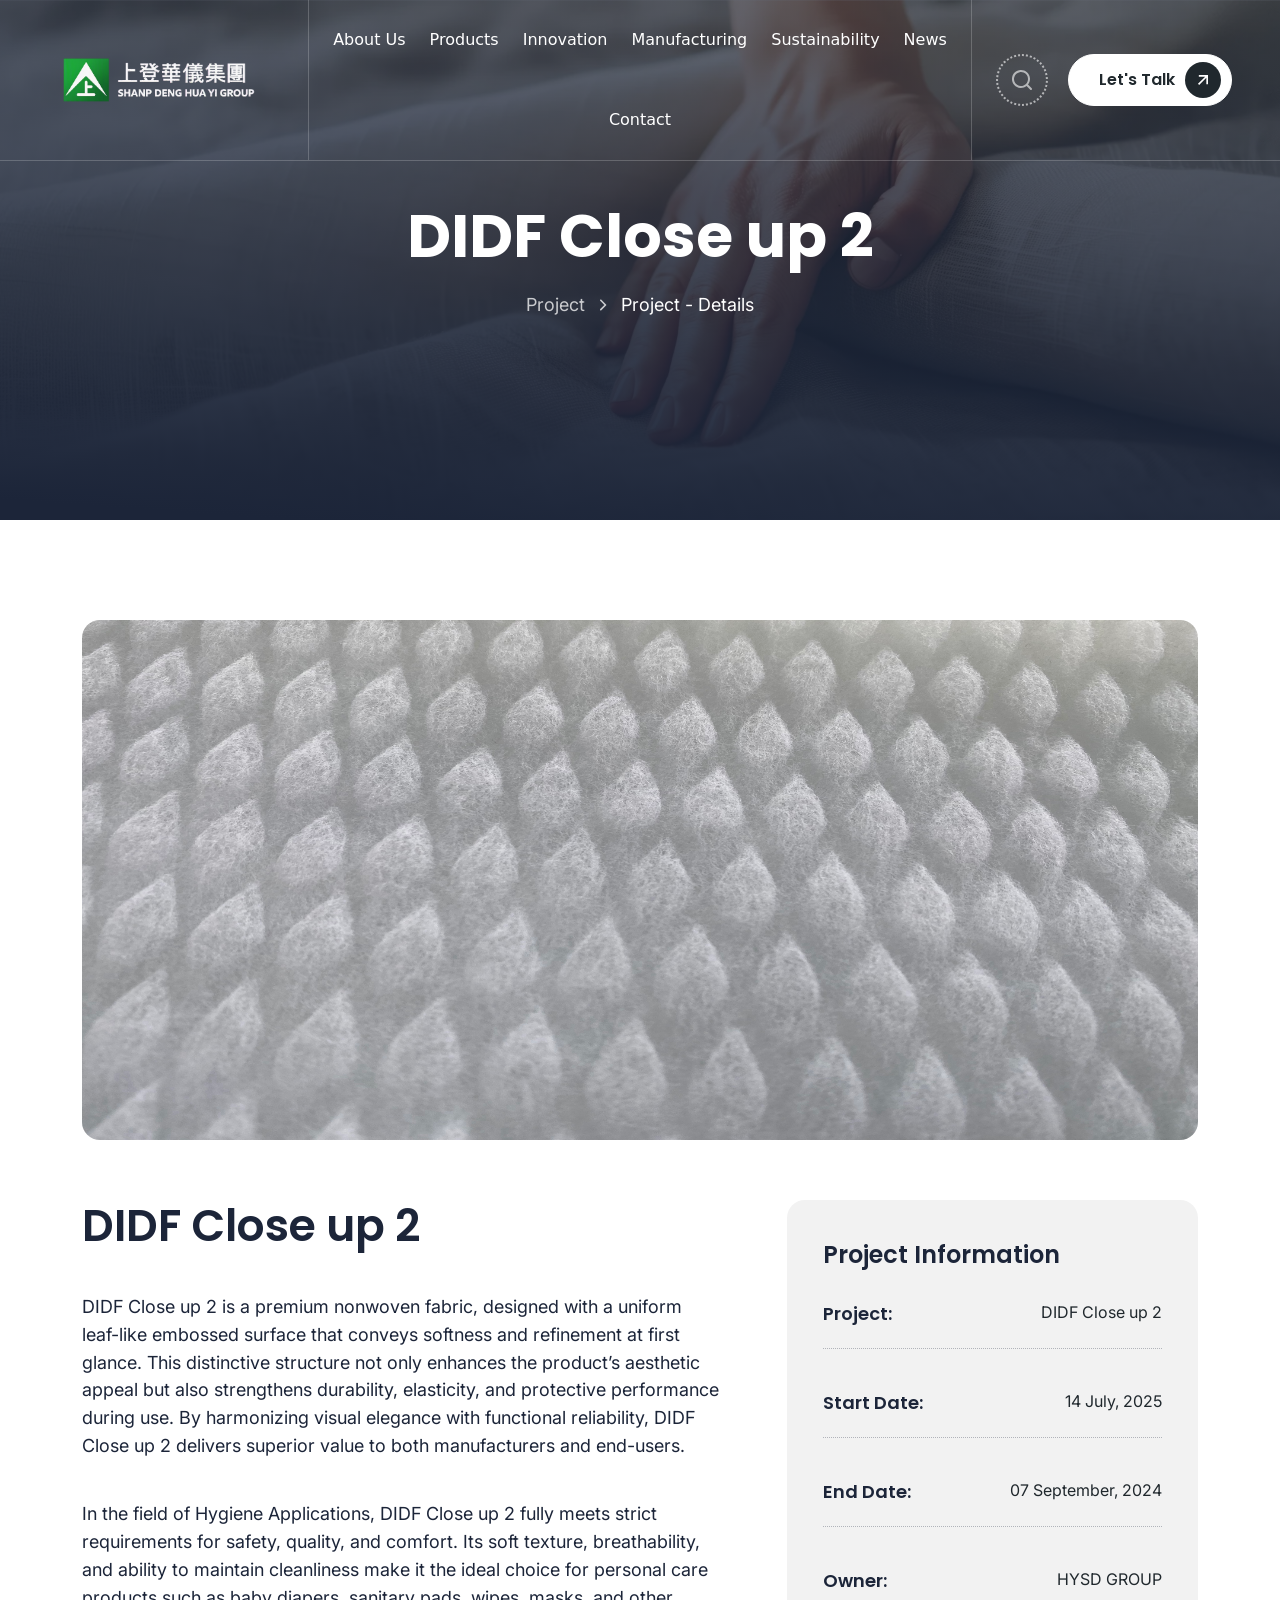
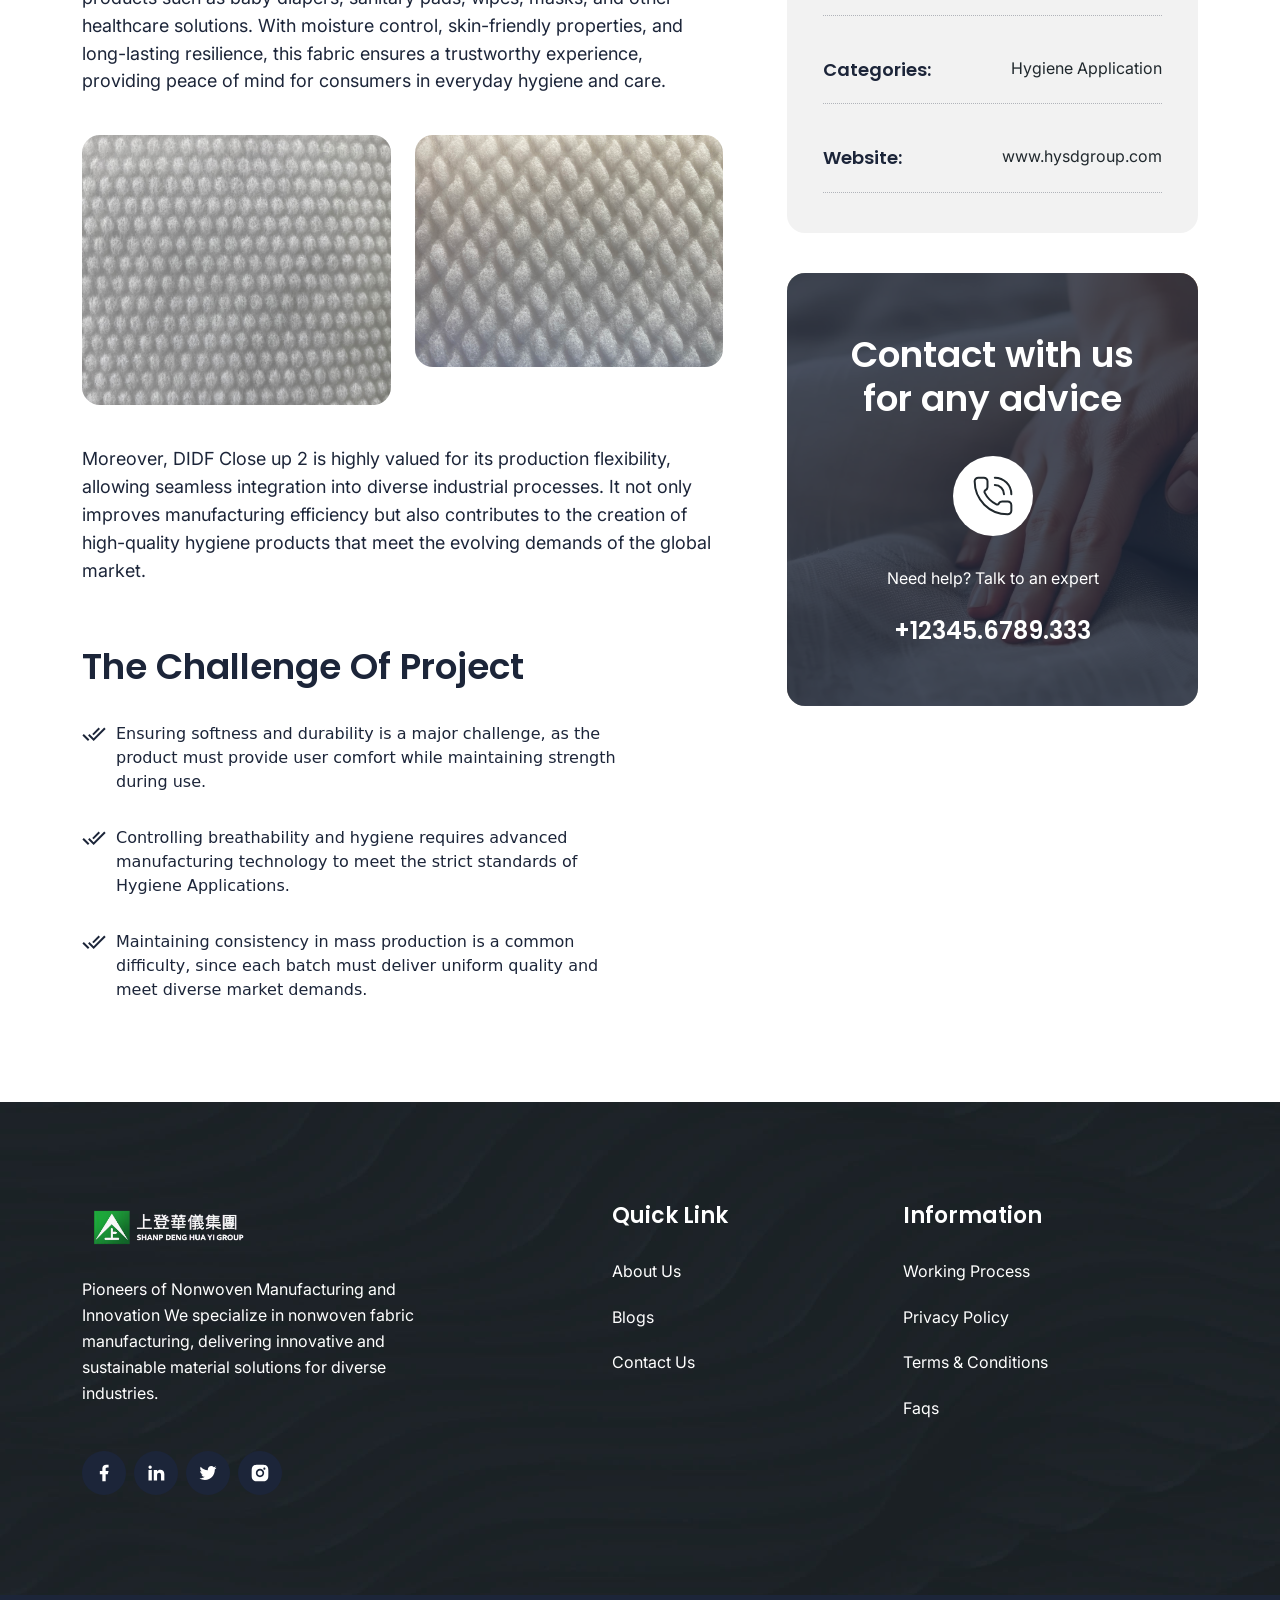
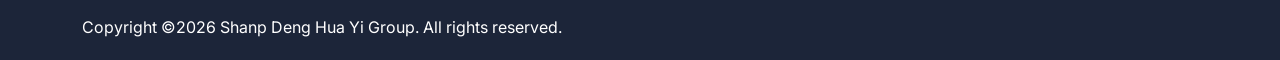
<file: project-details.html>
<!doctype html>
<html lang="en" class="no-js">

<head>
  <title>Nonwoven manufacturer in Southeast Asia | HYSD Group</title>
  <link rel="shortcut icon" href="assets/img/loggoIcon.jpg" type="image/x-icon">

  <!-- meta tags -->
  <meta charset="utf-8">
  <meta http-equiv="X-UA-Compatible" content="IE=edge">
  <meta name="viewport" content="width=device-width, initial-scale=1, shrink-to-fit=no">
  <meta name="view-transition" content="same-origin">
  <meta name="theme-color" content="Red">
  <meta property="og:site_name" content="Consulo">
  <meta property="og:url" content="https://web.facebook.com">
  <meta property="og:title" content="HYSD Group - Leading Nonwoven Manufacturer in Southeast Asia">
  <meta property="og:description"
    content="HYSD Group delivers high-quality nonwoven solutions for industrial and consumer applications across Southeast Asia.">
  <meta name="description"
    content="HYSD Group is a trusted nonwoven manufacturer in Southeast Asia, providing sustainable products and innovative solutions for businesses worldwide.">


  <!-- fonts -->
  <link rel="preconnect" href="https://fonts.googleapis.com">
  <link rel="preconnect" href="https://fonts.gstatic.com" crossorigin>
  <link
    href="https://fonts.googleapis.com/css2?family=Inter:ital,opsz,wght@0,14..32,100..900;1,14..32,100..900&family=Poppins:ital,wght@0,100;0,200;0,300;0,400;0,500;0,600;0,700;0,800;0,900;1,100;1,200;1,300;1,400;1,500;1,600;1,700;1,800;1,900&display=swap"
    rel="stylesheet">

  <!-- all css -->
  <link rel="stylesheet" href="assets/css/vendor.css">
  <style>
    :root {
      /* Typography */
      --font-body--family: "Inter", sans-serif;
      --font-body--style: normal;
      --font-body--weight: 400;

      --font-heading--family: "Poppins", sans-serif;
      --font-heading--style: normal;
      --font-heading--weight: 600;

      --font-button--family: "Poppins", sans-serif;
      --font-button--style: normal;
      --font-button--weight: 600;

      /* h1-h6 */
      --font-h1--size: 60px;
      --font-h2--size: 48px;
      --font-h3--size: 36px;
      --font-h4--size: 24px;
      --font-h5--size: 20px;
      --font-h6--size: 16px;

      /* header nav */
      --font-nav-main: 16px;

      /* Colors */
      --color-background: rgba(255, 255, 255, 1);
      --color-foreground: rgba(28, 37, 57, 1);
      --color-foreground-heading: rgba(28, 37, 57, 1);
      --color-foreground-subheading: rgba(93, 102, 111, 1);
      --color-background-subheading: rgba(255, 255, 255, 0.1);
      --color-border-subheading-bg: rgba(32, 40, 45, 0.1);
      --color-primary: rgba(28, 37, 57, 1);
      --color-primary-background: rgba(28, 37, 57, 1);
      --color-primary-hover: rgba(28, 37, 57, 1);
      --color-primary-background-hover: rgba(28, 37, 57, 1);
      --color-border: rgba(255, 255, 255, 0.3);
      --color-border-hover: rgba(93, 102, 111, 0.5);
      --color-shadow: rgba(0, 0, 0, 1);
      --color-overlay: rgba(28, 37, 57, 0.6);

      /* Buttons */
      --font-button-size: 16px;
      --font-button-size-mobile: 16px;
      --style-button-height: 56px;
      --style-button-height-mobile: 48px;
      --style-button-slim-height: 52px;
      --style-button-slim-height-mobile: 40px;
      --style-cta-underline-offset: 5px;
      --style-cta-underline-thickness: 1px;

      /* Colors - Primary Button */
      --color-primary-button-text: rgba(255, 255, 255, 1);
      --color-primary-button-background: rgba(32, 40, 45, 1);
      --color-primary-button-border: rgba(32, 40, 45, 1);
      --color-primary-button-icon: rgba(28, 37, 57, 1);
      --color-primary-button-icon-background: rgba(255, 255, 255, 1);

      --color-primary-button-hover-text: rgba(32, 40, 45, 1);
      --color-primary-button-hover-background: rgba(255, 255, 255, 1);
      --color-primary-button-hover-border: rgba(32, 40, 45, 1);
      --color-primary-button-hover-icon: rgba(255, 255, 255, 1);
      --color-primary-button-hover-icon-background: rgba(28, 37, 57, 1);

      /* Colors - Secondary Button */
      --color-secondary-button-text: rgba(32, 40, 45, 1);
      --color-secondary-button-background: rgba(255, 255, 255, 1);
      --color-secondary-button-border: rgba(255, 255, 255, 1);
      --color-secondary-button-icon: rgba(255, 255, 255, 1);
      --color-secondary-button-icon-background: rgba(32, 40, 45, 1);

      --color-secondary-button-hover-text: rgba(255, 255, 255, 1);
      --color-secondary-button-hover-background: rgba(32, 40, 45, 1);
      --color-secondary-button-hover-border: rgba(32, 40, 45, 1);
      --color-secondary-button-hover-icon: rgba(28, 37, 57, 1);
      --color-secondary-button-hover-icon-background: rgba(255, 255, 255, 1);

      /* Colors - Input */
      --color-input-background: rgba(255, 255, 255, 1);
      --color-input-text: rgba(93, 102, 111, 1);
      --color-input-border: rgba(93, 102, 111, 0.2);
      --color-input-hover-background: rgba(255, 255, 255, 1);
      --color-input-hover-text: rgba(93, 102, 111, 1);
      --color-input-hover-border: rgba(93, 102, 111, 0.2);

      /* Borders */
      --style-border-width-buttons-primary: 1px;
      --style-border-width-buttons-secondary: 1px;
      --style-border-radius-buttons-primary: 40px;
      --style-border-radius-buttons-secondary: 40px;

      --style-border-width-inputs: 1px;
      --style-border-radius-inputs: 8px;
      --style-border-width: 1px;

      /* Focus */
      --focus-outline-width: 1px;
      --focus-outline-offset: 3px;

      /* Pagination */
      --style-pagination-border-width: 1px;
      --pagination-item-foreground: rgba(28, 37, 57, 1);
      --pagination-item-background: rgba(242, 242, 242, 1);
      --pagination-item-border: rgba(242, 242, 242, 1);
      --pagination-item-active-foreground: rgba(255, 255, 255, 1);
      --pagination-item-active-background: rgba(28, 37, 57, 1);
      --pagination-item-active-border: rgba(28, 37, 57, 1);

      /* Swiper */
      --swiper-navigation-size: 16px;
      --swiper-navigation-color: rgba(255, 255, 255, 1);
      --swiper-navigation-background-color: transparent;
      --swiper-navigation-hover-color: rgba(255, 255, 255, 1);
      --swiper-navigation-hover-background-color: rgba(255, 255, 255, 0.15);
      --swiper-pagination-bullet-inactive-color: rgba(242, 242, 242);
      --swiper-pagination-color: rgba(28, 37, 57, 1);
      --swiper-pagination-bullet-inactive-opacity: 1;
    }

    @media (max-width: 767px) {
      :root {
        --font-h1--size: 48px;
        --font-h2--size: 40px;
        --font-h3--size: 28px;
        --font-h4--size: 20px;
        --font-h5--size: 18px;
      }
    }
  </style>
  <link rel="stylesheet" href="assets/css/style.css">
</head>

<body>
  <!-- Header 1 -->
   <sticky-header data-sticky-type="always">
    <header class="header-1 header-floating">
      <div class="container-fluid">
        <div class="header-grid">
          <a class="header-logo" href="index.html" aria-label="Consulo">
            <img src="assets/img/huayi-white.png" alt="Consulo Logo" width="189" height="32">
          </a>
          <drawer-menu>
            <nav class="header-nav drawer-menu">
              <div class="d-lg-none header-nav-headings">
                <a class="header-logo" href="index.html" aria-label="Consulo">
                  <img src="assets/img/LogoHuayi.png" alt="Consulo Logo" width="189" height="32" loading="lazy">
                </a>
                <drawer-opener class="svg-wrapper menu-close" data-drawer=".drawer-menu">
                  <svg width="30px" height="30px" viewBox="0 0 24 24" fill="none" xmlns="http://www.w3.org/2000/svg">
                    <path
                      d="M8.00386 9.41816C7.61333 9.02763 7.61334 8.39447 8.00386 8.00395C8.39438 7.61342 9.02755 7.61342 9.41807 8.00395L12.0057 10.5916L14.5907 8.00657C14.9813 7.61605 15.6144 7.61605 16.0049 8.00657C16.3955 8.3971 16.3955 9.03026 16.0049 9.42079L13.4199 12.0058L16.0039 14.5897C16.3944 14.9803 16.3944 15.6134 16.0039 16.0039C15.6133 16.3945 14.9802 16.3945 14.5896 16.0039L12.0057 13.42L9.42097 16.0048C9.03045 16.3953 8.39728 16.3953 8.00676 16.0048C7.61624 15.6142 7.61624 14.9811 8.00676 14.5905L10.5915 12.0058L8.00386 9.41816Z"
                      fill="currentColor" />
                    <path fill-rule="evenodd" clip-rule="evenodd"
                      d="M23 12C23 18.0751 18.0751 23 12 23C5.92487 23 1 18.0751 1 12C1 5.92487 5.92487 1 12 1C18.0751 1 23 5.92487 23 12ZM3.00683 12C3.00683 16.9668 7.03321 20.9932 12 20.9932C16.9668 20.9932 20.9932 16.9668 20.9932 12C20.9932 7.03321 16.9668 3.00683 12 3.00683C7.03321 3.00683 3.00683 7.03321 3.00683 12Z"
                      fill="currentColor" />
                  </svg>
                </drawer-opener>
              </div>
              <ul class="header-menu list-unstyled">
                <li class="nav-item">
                  <a class="menu-link menu-link-main" href="about.html">
                    About Us
                  </a>
                </li>
                <li class="nav-item">
                  <a class="menu-link menu-link-main" href="project.html">
                    Products
                  </a>
                </li>
                <li class="nav-item">
                  <a class="menu-link menu-link-main" href="#">
                    Innovation
                  </a>
                </li>
                <li class="nav-item">
                  <a class="menu-link menu-link-main" href="#">
                    Manufacturing
                  </a>
                </li>
                <li class="nav-item">
                  <a class="menu-link menu-link-main" href="#">
                    Sustainability
                  </a>
                </li>
                <!-- <li class="nav-item nav-item-static">
                  <a class="menu-link menu-link-main menu-accrodion" href="services.html">
                    Services
                    <svg width="10" height="5" viewBox="0 0 10 5" fill="none" xmlns="http://www.w3.org/2000/svg">
                      <path d="M5 5L0 0H10L5 5Z" fill="currentColor" />
                    </svg>
                  </a>
                  <div class="header-megamenu header-submenu menu-absolute submenu-color">
                    <ul class="list-unstyled">
                      <li class="nav-item">
                        <a class="menu-link heading fw-300" href="blog.html">
                          WHY CONSULO
                        </a>
                        <ul class="reset-submenu list-unstyled submenu-color">
                          <li class="nav-item">
                            <a class="menu-link" href="services.html">
                              <div class="heading text-20 fw-600">
                                Become a Partner
                              </div>
                              <div class="text text-14">
                                Links customers with trusted Partners who help
                                them realize greater value—faster—through
                                Consulo.
                              </div>
                            </a>
                          </li>
                          <li class="nav-item">
                            <a class="menu-link" href="project.html">
                              <div class="heading text-20 fw-600">
                                Project
                              </div>
                              <div class="text text-14">
                                Hundreds of emerging brands thrive with
                                Consulo. Discover their journeys.
                              </div>
                            </a>
                          </li>
                        </ul>
                      </li>
                      <li class="nav-item">
                        <a class="menu-link heading fw-300" href="blog.html">
                          FEATURED CASE STUDY
                        </a>
                        <ul class="reset-submenu list-unstyled submenu-color">
                          <li class="nav-item">
                            <a class="menu-link megamenu-image-wrap" href="blog.html">
                              <picture>
                                <source media="(max-width: 575px)" srcset="assets/img/menu/575.jpg">
                                <img src="assets/img/menu/1.jpg" width="1000" height="668" loading="lazy"
                                  alt="Hero Image">
                              </picture>
                              <div class="content">
                                <div class="heading text-20 fw-600">
                                  <div class="heading text-20 fw-600">
                                    Consulo Subscriptions
                                  </div>
                                  <div class="text text-14">
                                    Hundreds of emerging brands thrive with
                                    Consulo. Discover their journeys.
                                  </div>
                                </div>
                                <div class="button button--primary">
                                  <span class="svg-wrapper">
                                    <svg class="icon-20" width="20" height="20" viewBox="0 0 20 20" fill="none"
                                      xmlns="http://www.w3.org/2000/svg">
                                      <path
                                        d="M13.3365 7.84518L6.16435 15.0173L4.98584 13.8388L12.158 6.66667H5.83652V5H15.0032V14.1667H13.3365V7.84518Z"
                                        fill="currentColor"></path>
                                    </svg>
                                  </span>
                                </div>
                              </div>
                            </a>
                          </li>
                        </ul>
                      </li>
                      <li class="nav-item megamenu-links">
                        <a class="menu-link text-14 fw-300" href="contact.html">
                          <svg class="icon-18" width="20px" height="20px" viewBox="0 0 24 24" fill="none"
                            xmlns="http://www.w3.org/2000/svg">
                            <path
                              d="M12 22C17.5228 22 22 17.5228 22 12C22 6.47715 17.5228 2 12 2C6.47715 2 2 6.47715 2 12C2 13.5997 2.37562 15.1116 3.04346 16.4525C3.22094 16.8088 3.28001 17.2161 3.17712 17.6006L2.58151 19.8267C2.32295 20.793 3.20701 21.677 4.17335 21.4185L6.39939 20.8229C6.78393 20.72 7.19121 20.7791 7.54753 20.9565C8.88837 21.6244 10.4003 22 12 22Z"
                              stroke="currentColor" stroke-width="1.5" />
                            <path opacity="0.5" d="M8 10.5H16" stroke="currentColor" stroke-width="1.5"
                              stroke-linecap="round" />
                            <path opacity="0.5" d="M8 14H13.5" stroke="currentColor" stroke-width="1.5"
                              stroke-linecap="round" />
                          </svg>
                          Contact Sales
                        </a>
                        <a class="menu-link text-14 fw-300" href="project-details.html">
                          <svg class="icon-18" width="20px" height="20px" viewBox="0 0 24 24" fill="none"
                            xmlns="http://www.w3.org/2000/svg">
                            <circle cx="12" cy="12" r="10" stroke="currentColor" stroke-width="1.5" />
                            <path
                              d="M15.4137 10.941C16.1954 11.4026 16.1954 12.5974 15.4137 13.059L10.6935 15.8458C9.93371 16.2944 9 15.7105 9 14.7868L9 9.21316C9 8.28947 9.93371 7.70561 10.6935 8.15419L15.4137 10.941Z"
                              stroke="currentColor" stroke-width="1.5" />
                          </svg>
                          Watch Demo
                        </a>
                        <a class="menu-link text-14 fw-300" href="team.html">
                          <svg class="icon-18" width="20px" height="20px" viewBox="0 0 24 24" fill="none"
                            xmlns="http://www.w3.org/2000/svg">
                            <circle cx="9" cy="9" r="2" stroke="currentColor" stroke-width="1.5" />
                            <path
                              d="M13 15C13 16.1046 13 17 9 17C5 17 5 16.1046 5 15C5 13.8954 6.79086 13 9 13C11.2091 13 13 13.8954 13 15Z"
                              stroke="currentColor" stroke-width="1.5" />
                            <path
                              d="M22 12C22 15.7712 22 17.6569 20.8284 18.8284C19.6569 20 17.7712 20 14 20H10C6.22876 20 4.34315 20 3.17157 18.8284C2 17.6569 2 15.7712 2 12C2 8.22876 2 6.34315 3.17157 5.17157C4.34315 4 6.22876 4 10 4H14C17.7712 4 19.6569 4 20.8284 5.17157C21.298 5.64118 21.5794 6.2255 21.748 7"
                              stroke="currentColor" stroke-width="1.5" stroke-linecap="round" />
                            <path d="M19 12H15" stroke="currentColor" stroke-width="1.5" stroke-linecap="round" />
                            <path d="M19 9H14" stroke="currentColor" stroke-width="1.5" stroke-linecap="round" />
                            <path d="M19 15H16" stroke="currentColor" stroke-width="1.5" stroke-linecap="round" />
                          </svg>
                          Webinars
                        </a>
                      </li>
                    </ul>
                  </div>
                </li> -->
                <li class="nav-item">
                  <a class="menu-link menu-link-main menu-accrodion" href="blog.html">
                    News
                  </a>
                </li>
                <li class="nav-item">
                  <a class="menu-link menu-link-main" href="contact.html">
                    Contact
                  </a>
                </li>
              </ul>
            </nav>
          </drawer-menu>
          <div class="header-actions d-flex align-items-center">
            <drawer-opener class="header-search search-open svg-wrapper" data-drawer=".modal-search">
              <svg width="24" height="24" viewBox="0 0 24 24" fill="none" xmlns="http://www.w3.org/2000/svg">
                <path
                  d="M21.7104 20.2875L18.0004 16.6075C19.4405 14.8119 20.1379 12.5328 19.9492 10.2388C19.7605 7.94476 18.7001 5.81025 16.9859 4.27411C15.2718 2.73797 13.0342 1.91697 10.7333 1.97993C8.43243 2.04289 6.24311 2.98502 4.61553 4.6126C2.98795 6.24018 2.04582 8.4295 1.98286 10.7304C1.9199 13.0313 2.7409 15.2688 4.27704 16.983C5.81318 18.6971 7.94769 19.7576 10.2417 19.9463C12.5357 20.135 14.8148 19.4376 16.6104 17.9975L20.2904 21.6775C20.3834 21.7712 20.494 21.8456 20.6158 21.8964C20.7377 21.9471 20.8684 21.9733 21.0004 21.9733C21.1324 21.9733 21.2631 21.9471 21.385 21.8964C21.5068 21.8456 21.6174 21.7712 21.7104 21.6775C21.8906 21.491 21.9914 21.2418 21.9914 20.9825C21.9914 20.7231 21.8906 20.4739 21.7104 20.2875ZM11.0004 17.9975C9.61592 17.9975 8.26255 17.5869 7.1114 16.8178C5.96026 16.0486 5.06305 14.9553 4.53324 13.6762C4.00342 12.3972 3.8648 10.9897 4.1349 9.63183C4.40499 8.27396 5.07168 7.02668 6.05065 6.04772C7.02961 5.06875 8.27689 4.40206 9.63476 4.13197C10.9926 3.86187 12.4001 4.00049 13.6792 4.53031C14.9583 5.06012 16.0515 5.95733 16.8207 7.10847C17.5899 8.25962 18.0004 9.61299 18.0004 10.9975C18.0004 12.854 17.2629 14.6345 15.9501 15.9472C14.6374 17.26 12.8569 17.9975 11.0004 17.9975Z"
                  fill="currentColor" fill-opacity="1" />
              </svg>
            </drawer-opener>

            <modal-search class="theme-modal modal-search">
              <div class="modal-container">
                <div class="modal-header">
                  <drawer-opener class="svg-wrapper search-close" data-drawer=".modal-search">
                    <svg width="30px" height="30px" viewBox="0 0 24 24" fill="none" xmlns="http://www.w3.org/2000/svg">
                      <path
                        d="M8.00386 9.41816C7.61333 9.02763 7.61334 8.39447 8.00386 8.00395C8.39438 7.61342 9.02755 7.61342 9.41807 8.00395L12.0057 10.5916L14.5907 8.00657C14.9813 7.61605 15.6144 7.61605 16.0049 8.00657C16.3955 8.3971 16.3955 9.03026 16.0049 9.42079L13.4199 12.0058L16.0039 14.5897C16.3944 14.9803 16.3944 15.6134 16.0039 16.0039C15.6133 16.3945 14.9802 16.3945 14.5896 16.0039L12.0057 13.42L9.42097 16.0048C9.03045 16.3953 8.39728 16.3953 8.00676 16.0048C7.61624 15.6142 7.61624 14.9811 8.00676 14.5905L10.5915 12.0058L8.00386 9.41816Z"
                        fill="currentColor" />
                      <path fill-rule="evenodd" clip-rule="evenodd"
                        d="M23 12C23 18.0751 18.0751 23 12 23C5.92487 23 1 18.0751 1 12C1 5.92487 5.92487 1 12 1C18.0751 1 23 5.92487 23 12ZM3.00683 12C3.00683 16.9668 7.03321 20.9932 12 20.9932C16.9668 20.9932 20.9932 16.9668 20.9932 12C20.9932 7.03321 16.9668 3.00683 12 3.00683C7.03321 3.00683 3.00683 7.03321 3.00683 12Z"
                        fill="currentColor" />
                    </svg>
                  </drawer-opener>
                </div>
                <div class="modal-main d-flex align-items-center justify-content-center">
                  <form action="index.html#"
                    class="form-search d-flex align-items-center justify-content-center flex-wrap">
                    <label for="Search" class="text text-30"> Search </label>
                    <input type="text" placeholder="What are you looking for?" name="search" id="Search"
                      class="text text-16" autocomplete="off">
                    <button class="button button--primary" type="submit" aria-label="Search">
                      <span class="svg-wrapper">
                        <svg width="24" height="24" viewBox="0 0 24 24" fill="none" xmlns="http://www.w3.org/2000/svg">
                          <path
                            d="M21.7104 20.2875L18.0004 16.6075C19.4405 14.8119 20.1379 12.5328 19.9492 10.2388C19.7605 7.94476 18.7001 5.81025 16.9859 4.27411C15.2718 2.73797 13.0342 1.91697 10.7333 1.97993C8.43243 2.04289 6.24311 2.98502 4.61553 4.6126C2.98795 6.24018 2.04582 8.4295 1.98286 10.7304C1.9199 13.0313 2.7409 15.2688 4.27704 16.983C5.81318 18.6971 7.94769 19.7576 10.2417 19.9463C12.5357 20.135 14.8148 19.4376 16.6104 17.9975L20.2904 21.6775C20.3834 21.7712 20.494 21.8456 20.6158 21.8964C20.7377 21.9471 20.8684 21.9733 21.0004 21.9733C21.1324 21.9733 21.2631 21.9471 21.385 21.8964C21.5068 21.8456 21.6174 21.7712 21.7104 21.6775C21.8906 21.491 21.9914 21.2418 21.9914 20.9825C21.9914 20.7231 21.8906 20.4739 21.7104 20.2875ZM11.0004 17.9975C9.61592 17.9975 8.26255 17.5869 7.1114 16.8178C5.96026 16.0486 5.06305 14.9553 4.53324 13.6762C4.00342 12.3972 3.8648 10.9897 4.1349 9.63183C4.40499 8.27396 5.07168 7.02668 6.05065 6.04772C7.02961 5.06875 8.27689 4.40206 9.63476 4.13197C10.9926 3.86187 12.4001 4.00049 13.6792 4.53031C14.9583 5.06012 16.0515 5.95733 16.8207 7.10847C17.5899 8.25962 18.0004 9.61299 18.0004 10.9975C18.0004 12.854 17.2629 14.6345 15.9501 15.9472C14.6374 17.26 12.8569 17.9975 11.0004 17.9975Z"
                            fill="currentColor" fill-opacity="1" />
                        </svg>
                      </span>
                    </button>
                  </form>
                </div>
              </div>
            </modal-search>

            <div class="header-separator">
              <svg width="11" height="53" viewBox="0 0 11 53" fill="none" xmlns="http://www.w3.org/2000/svg">
                <line x1="10.5" x2="10.5" y2="53" stroke="currentColor" stroke-opacity="0.7" />
                <line x1="0.5" y1="12" x2="0.5" y2="42" stroke="currentColor" stroke-opacity="0.3" />
              </svg>
            </div>
            <a href="contact.html" aria-label="contact us"
              class="button button--secondary button--slim d-none d-lg-inline-flex">
              Let's Talk
              <span class="svg-wrapper">
                <svg class="icon-20" width="20" height="20" viewBox="0 0 20 20" fill="none"
                  xmlns="http://www.w3.org/2000/svg">
                  <path
                    d="M13.3365 7.84518L6.16435 15.0173L4.98584 13.8388L12.158 6.66667H5.83652V5H15.0032V14.1667H13.3365V7.84518Z"
                    fill="currentColor"></path>
                </svg>
              </span>
            </a>
            <drawer-opener class="svg-wrapper menu-open d-lg-none" data-drawer=".drawer-menu">
              <svg width="52" height="52" viewBox="0 0 52 52" fill="none" xmlns="http://www.w3.org/2000/svg">
                <circle cx="26" cy="26" r="25.5" fill="white" stroke="currentColor" />
                <path
                  d="M32.5 18.2857C32.5 17.5757 31.9179 17 31.2 17H14.3C13.5821 17 13 17.5757 13 18.2857C13 18.9958 13.5821 19.5714 14.3 19.5714H31.2C31.9179 19.5714 32.5 18.9957 32.5 18.2857ZM14.3 24.7143H37.7C38.4179 24.7143 39 25.29 39 26C39 26.7101 38.4179 27.2857 37.7 27.2857H14.3C13.5821 27.2857 13 26.7101 13 26C13 25.29 13.5821 24.7143 14.3 24.7143ZM14.3 32.4286H26C26.7179 32.4286 27.3 33.0042 27.3 33.7143C27.3 34.4243 26.7179 35 26 35H14.3C13.5821 35 13 34.4243 13 33.7143C13 33.0042 13.5821 32.4286 14.3 32.4286Z"
                  fill="currentColor" />
              </svg>
            </drawer-opener>
          </div>
        </div>
      </div>
    </header>
  </sticky-header>
  <!-- Main -->
  <main>
    <!-- Page Banner -->
    <div class="page-banner overlay">
      <picture class="media media-bg">
        <source media="(max-width: 575px)" srcset="assets/img/banner/page-banner-575.jpg" />
        <source media="(max-width: 991px)" srcset="assets/img/banner/page-banner-991.jpg" />
        <img src="assets/img/BannersHuayi/banner-2.webp" width="1920" height="520" loading="eager"
          alt="Page Banner Image" />
      </picture>
      <div class="page-banner-content">
        <div class="container text-center">
          <h1 class="heading text-80 fw-700" data-aos="fade-up">
            DIDF Close up 2
          </h1>
          <ul class="breadcrumb list-unstyled" data-aos="fade-up" data-aos-delay="100">
            <li>
              <a href="index.html" class="text text-18" aria-label="Home Page">
                Project
              </a>
            </li>
            <li>
              <svg width="8" height="12" viewBox="0 0 8 12" fill="none" xmlns="http://www.w3.org/2000/svg">
                <path fill-rule="evenodd" clip-rule="evenodd"
                  d="M7.08929 5.40903C7.24552 5.5653 7.33328 5.77723 7.33328 5.9982C7.33328 6.21917 7.24552 6.43109 7.08929 6.58736L2.37512 11.3015C2.29825 11.3811 2.2063 11.4446 2.10463 11.4883C2.00296 11.532 1.89361 11.5549 1.78296 11.5559C1.67231 11.5569 1.56258 11.5358 1.46016 11.4939C1.35775 11.452 1.2647 11.3901 1.18646 11.3119C1.10822 11.2336 1.04634 11.1406 1.00444 11.0382C0.962537 10.9357 0.941453 10.826 0.942414 10.7154C0.943376 10.6047 0.966364 10.4954 1.01004 10.3937C1.05371 10.292 1.1172 10.2001 1.19679 10.1232L5.32179 5.9982L1.19679 1.8732C1.04499 1.71603 0.960996 1.50553 0.962894 1.28703C0.964793 1.06853 1.05243 0.859522 1.20694 0.705015C1.36145 0.550508 1.57046 0.462868 1.78896 0.460969C2.00745 0.45907 2.21795 0.543066 2.37512 0.694864L7.08929 5.40903Z"
                  fill="currentColor" />
              </svg>
            </li>
            <li>
              <a role="link" aria-disabled="true" class="text text-18 active">
                Project - Details
              </a>
            </li>
          </ul>
        </div>
      </div>
    </div>

    <!-- Project Details -->
    <div class="page-project-details mt-100">
      <div class="container">
        <div class="project-media radius18" data-aos="fade-up">
          <img src="assets/img/project/HygieneApplication/DIDF Close up 2.jpg" style="height: 520px;" loading="lazy" alt="Image" />
        </div>
      </div>
      <div class="container">
        <div class="project-details-content">
          <div class="row">
            <div class="col-lg-7 col-12">
              <div class="content-details-inner">
                <h2 class="heading text-50" data-aos="fade-up">
                  DIDF Close up 2
                </h2>
                <p class="text text-18" data-aos="fade-up">
                  DIDF Close up 2 is a premium nonwoven fabric, designed with a uniform leaf-like embossed surface that conveys softness
                  and refinement at first glance. This distinctive structure not only enhances the product’s aesthetic appeal but also
                  strengthens durability, elasticity, and protective performance during use. By harmonizing visual elegance with
                  functional reliability, DIDF Close up 2 delivers superior value to both manufacturers and end-users.
                </p>

                <p class="text text-18" data-aos="fade-up">
                  In the field of Hygiene Applications, DIDF Close up 2 fully meets strict requirements for safety, quality, and comfort.
                  Its soft texture, breathability, and ability to maintain cleanliness make it the ideal choice for personal care products
                  such as baby diapers, sanitary pads, wipes, masks, and other healthcare solutions. With moisture control, skin-friendly
                  properties, and long-lasting resilience, this fabric ensures a trustworthy experience, providing peace of mind for
                  consumers in everyday hygiene and care.
                </p>
                <div class="project-image-block">
                  <div class="row product-grid">
                    <div class="col-md-6 col-12">
                      <div class="project-img radius18" data-aos="fade-up">
                        <img src="assets/img/project/project-details/HygieneApplication copy/DIDR NWF 4.jpg" style="height: 270px;" loading="lazy"
                          alt="Image" />
                      </div>
                    </div>
                    <div class="col-md-6 col-12">
                      <div class="project-img radius18" data-aos="fade-up" data-aos-delay="100">
                        <img src="assets/img/project/project-details/HygieneApplication copy/DIDM.jpg" width="800" height="791" loading="lazy"
                          alt="Image" />
                      </div>
                    </div>
                  </div>
                </div>

                <p class="text text-18 " data-aos ="fade-up">
                  Moreover, DIDF Close up 2 is highly valued for its production flexibility, allowing seamless integration into diverse
                  industrial processes. It not only improves manufacturing efficiency but also contributes to the creation of high-quality
                  hygiene products that meet the evolving demands of the global market.
                </p>
              </div>
              <div class="project-challenge">
                <h2 class="heading text-36" data-aos="fade-up">
                  The Challenge Of Project
                </h2>
                <ul class="challenge-list list-unstyled">
                  <li class="challenge-item" data-aos="fade-up">
                    <svg class="icon-24" width="24" height="24" viewBox="0 0 24 24" fill="none"
                      xmlns="http://www.w3.org/2000/svg">
                      <path
                        d="M17.9999 6.99486L16.5899 5.58594L10.2499 11.9211L11.6599 13.33L17.9999 6.99486ZM22.2399 5.58594L11.6599 16.1578L7.47991 11.991L6.06991 13.3999L11.6599 18.9857L23.6599 6.99486L22.2399 5.58594ZM0.409912 13.3999L5.99991 18.9857L7.40991 17.5767L1.82991 11.991L0.409912 13.3999Z"
                        fill="CurrentColor" />
                    </svg>
                    Ensuring softness and durability is a major challenge, as the product must provide user comfort while maintaining strength during use.
                  </li>
                  <li class="challenge-item" data-aos="fade-up" data-aos-delay="50">
                    <svg class="icon-24" width="24" height="24" viewBox="0 0 24 24" fill="none"
                      xmlns="http://www.w3.org/2000/svg">
                      <path
                        d="M17.9999 6.99486L16.5899 5.58594L10.2499 11.9211L11.6599 13.33L17.9999 6.99486ZM22.2399 5.58594L11.6599 16.1578L7.47991 11.991L6.06991 13.3999L11.6599 18.9857L23.6599 6.99486L22.2399 5.58594ZM0.409912 13.3999L5.99991 18.9857L7.40991 17.5767L1.82991 11.991L0.409912 13.3999Z"
                        fill="CurrentColor" />
                    </svg>
                    Controlling breathability and hygiene requires advanced manufacturing technology to meet the strict standards of Hygiene Applications.
                  </li>
                  <li class="challenge-item" data-aos="fade-up" data-aos-delay="100">
                    <svg class="icon-24" width="24" height="24" viewBox="0 0 24 24" fill="none"
                      xmlns="http://www.w3.org/2000/svg">
                      <path
                        d="M17.9999 6.99486L16.5899 5.58594L10.2499 11.9211L11.6599 13.33L17.9999 6.99486ZM22.2399 5.58594L11.6599 16.1578L7.47991 11.991L6.06991 13.3999L11.6599 18.9857L23.6599 6.99486L22.2399 5.58594ZM0.409912 13.3999L5.99991 18.9857L7.40991 17.5767L1.82991 11.991L0.409912 13.3999Z"
                        fill="CurrentColor" />
                    </svg>
                    Maintaining consistency in mass production is a common difficulty, since each batch must deliver uniform quality and meet diverse market demands.
                  </li>
                </ul>
              </div>
            </div>
            <div class="col-lg-5 col-12">
              <div class="project-sidebar">
                <div class="sidebar-widget project-info radius18" data-aos="fade-up">
                  <h2 class="heading text-24">Project Information</h2>
                  <ul class="project-info-list list-unstyled">
                    <li class="project-info-item">
                      <div class="info-title heading text-18">Project:</div>
                      <div class="info-data text text-16">DIDF Close up 2</div>
                    </li>
                    <li class="project-info-item">
                      <div class="info-title heading text-18">
                        Start Date:
                      </div>
                      <div class="info-data text text-16">14 July, 2025</div>
                    </li>
                    <li class="project-info-item">
                      <div class="info-title heading text-18">End Date:</div>
                      <div class="info-data text text-16">
                        07 September, 2024
                      </div>
                    </li>
                    <li class="project-info-item">
                      <div class="info-title heading text-18">Owner:</div>
                      <div class="info-data text text-16">HYSD GROUP</div>
                    </li>
                    <li class="project-info-item">
                      <div class="info-title heading text-18">
                        Categories:
                      </div>
                      <div class="info-data text text-16">
                        Hygiene Application
                      </div>
                    </li>
                    <li class="project-info-item">
                      <div class="info-title heading text-18">Website:</div>
                      <div class="info-data text text-16">
                        www.hysdgroup.com
                      </div>
                    </li>
                  </ul>
                </div>
                <div class="sidebar-widget service-contact radius18" data-aos="fade-up">
                  <div class="media media-bg overlay">
                    <img src="assets/img/BannersHuayi/banner-2.webp" width="1000" height="929" loading="lazy"
                      alt="image" />
                  </div>
                  <div class="service-contact-content">
                    <h2 class="heading text-36">
                      Contact with us <br />
                      for any advice
                    </h2>
                    <a class="icon-contact" href="tel:+12345.6789.333" aria-label="Call us at +12345.6789.333 number">
                      <svg width="44" height="44" viewBox="0 0 44 44" fill="none" xmlns="http://www.w3.org/2000/svg">
                        <path
                          d="M23.8337 3.67188C28.2097 3.67188 32.4066 5.41026 35.5009 8.50461C38.5953 11.599 40.3337 15.7958 40.3337 20.1719M23.8337 11.0052C26.2648 11.0052 28.5964 11.971 30.3155 13.6901C32.0346 15.4091 33.0003 17.7407 33.0003 20.1719M25.359 30.3799C25.7376 30.5538 26.1642 30.5935 26.5684 30.4925C26.9727 30.3915 27.3304 30.1559 27.5828 29.8244L28.2337 28.9719C28.5752 28.5165 29.0181 28.1469 29.5272 27.8923C30.0363 27.6377 30.5978 27.5052 31.167 27.5052H36.667C37.6395 27.5052 38.5721 27.8915 39.2597 28.5791C39.9473 29.2668 40.3337 30.1994 40.3337 31.1719V36.6719C40.3337 37.6443 39.9473 38.577 39.2597 39.2646C38.5721 39.9522 37.6395 40.3385 36.667 40.3385C27.9148 40.3385 19.5212 36.8618 13.3325 30.6731C7.14377 24.4844 3.66699 16.0907 3.66699 7.33854C3.66699 6.36608 4.0533 5.43345 4.74093 4.74582C5.42857 4.05818 6.3612 3.67188 7.33366 3.67188H12.8337C13.8061 3.67188 14.7387 4.05818 15.4264 4.74582C16.114 5.43345 16.5003 6.36608 16.5003 7.33854V12.8385C16.5003 13.4078 16.3678 13.9692 16.1132 14.4783C15.8587 14.9875 15.489 15.4303 15.0337 15.7719L14.1757 16.4154C13.8391 16.6724 13.6019 17.0379 13.5043 17.45C13.4067 17.8621 13.4548 18.2952 13.6403 18.6759C16.1459 23.765 20.2668 27.8807 25.359 30.3799Z"
                          stroke="#20282D" stroke-width="2" stroke-linecap="round" stroke-linejoin="round" />
                      </svg>
                      <span class="visually-hidden">Call us at +12345.6789.333 number</span>
                    </a>
                    <div class="contact-text text text-16">
                      Need help? Talk to an expert
                    </div>
                    <a class="contact-number heading text-24" href="tel:+12345.6789.333"
                      aria-label="Call us at +12345.6789.333 number">
                      +12345.6789.333
                    </a>
                  </div>
                </div>
              </div>
            </div>
          </div>
        </div>
      </div>
    </div>
  </main>

  <!-- Footer -->
  <footer>
    <!-- Footer Main -->
    <div class="footer-main bg-contain mt-100" style="background-image: url(assets/img/footer/footer-bg-large.jpg)">
      <div class="footer-top">
        <div class="container">
          <div class="row footer-custom-row">
            <div class="col-12 col-md-6">
              <div class="footer-widget footer-widget-brand">
                <a class="footer-logo" href="index.html" aria-label="Consulo Logo">
                  <img src="assets/img/huayi-white.png" alt="Consulo Logo" width="189" height="32" loading="lazy">
                </a>
                <p class="text text-16">
                  Pioneers of Nonwoven Manufacturing and Innovation
                  We specialize in nonwoven fabric manufacturing, delivering innovative and sustainable material
                  solutions for diverse industries.<br>

                </p>
                <ul class="social-icons list-unstyled">
                  <li>
                    <a class="social-link text" href="https://web.facebook.com">
                      <svg width="10" height="18" viewBox="0 0 10 18" fill="none" xmlns="http://www.w3.org/2000/svg">
                        <path
                          d="M6.66634 10.2552H8.74967L9.58301 6.92188H6.66634V5.25521C6.66634 4.39739 6.66634 3.58854 8.33301 3.58854H9.58301V0.788625C9.31159 0.752583 8.28551 0.671875 7.20209 0.671875C4.94001 0.671875 3.33301 2.05259 3.33301 4.5883V6.92188H0.833008V10.2552H3.33301V17.3385H6.66634V10.2552Z"
                          fill="currentColor" />
                      </svg>
                      <span class="visually-hidden">Facebook</span>
                    </a>
                  </li>
                  <li>
                    <a class="social-link text" href="https://www.linkedin.com/">
                      <svg width="17" height="16" viewBox="0 0 17 16" fill="none" xmlns="http://www.w3.org/2000/svg">
                        <path
                          d="M3.78357 2.16742C3.78326 2.84601 3.37157 3.45666 2.74262 3.71142C2.11367 3.96619 1.39306 3.81419 0.920587 3.32711C0.448112 2.84001 0.318129 2.11511 0.59192 1.49421C0.86572 0.873305 1.48862 0.480397 2.1669 0.500755C3.0678 0.527797 3.78398 1.26612 3.78357 2.16742ZM3.83357 5.06742H0.500237V15.5007H3.83357V5.06742ZM9.10025 5.06742H5.78357V15.5007H9.06692V10.0257C9.06692 6.97573 13.0419 6.6924 13.0419 10.0257V15.5007H16.3336V8.8924C16.3336 3.75075 10.4503 3.94242 9.06692 6.4674L9.10025 5.06742Z"
                          fill="currentColor" />
                      </svg>
                      <span class="visually-hidden">Linkedin</span>
                    </a>
                  </li>
                  <li>
                    <a class="social-link text" href="https://x.com/">
                      <svg width="18" height="14" viewBox="0 0 18 14" fill="none" xmlns="http://www.w3.org/2000/svg">
                        <path
                          d="M17.5104 1.71289C16.8743 1.9943 16.1996 2.17914 15.5088 2.26127C16.2366 1.82561 16.7812 1.14026 17.0411 0.332886C16.3573 0.739186 15.6088 1.02515 14.8282 1.17835C14.1693 0.475394 13.2483 0.0770356 12.2848 0.0781272C10.3605 0.0781272 8.79975 1.63835 8.79975 3.56354C8.79975 3.83666 8.83109 4.10153 8.88967 4.35709C5.99206 4.21121 3.42506 2.82455 1.70565 0.715686C1.39608 1.24757 1.23338 1.85216 1.2342 2.46757C1.2342 3.67667 1.84967 4.74388 2.78458 5.36868C2.23115 5.35118 1.6899 5.20171 1.20599 4.93262C1.20545 4.94726 1.20545 4.9619 1.20545 4.97574C1.20545 6.66484 2.40683 8.07384 4.00166 8.39376C3.70234 8.47476 3.3936 8.51568 3.08352 8.51543C2.85831 8.51543 2.63976 8.49468 2.42733 8.45393C2.8711 9.83826 4.15739 10.8461 5.683 10.8738C4.44845 11.8427 2.92391 12.3683 1.35453 12.3661C1.07677 12.3663 0.799246 12.3499 0.523438 12.3171C2.1167 13.3413 3.97127 13.8849 5.86535 13.8829C12.2763 13.8829 15.7817 8.57243 15.7817 3.9671C15.7817 3.81643 15.778 3.66523 15.7713 3.51615C16.4536 3.02322 17.0425 2.41257 17.5104 1.71289Z"
                          fill="currentColor" />
                      </svg>
                      <span class="visually-hidden">Twitter</span>
                    </a>
                  </li>
                  <li>
                    <a class="social-link text" href="https://www.instagram.com/">
                      <svg width="18" height="18" viewBox="0 0 18 18" fill="none" xmlns="http://www.w3.org/2000/svg">
                        <path
                          d="M9.85724 0.671875C10.7951 0.673425 11.2703 0.678392 11.681 0.690617L11.8427 0.6959C12.0296 0.702542 12.2139 0.710875 12.4362 0.721292C13.3229 0.762267 13.9278 0.902542 14.4591 1.10879C15.0083 1.3206 15.4722 1.60671 15.9354 2.06991C16.3979 2.5331 16.6841 2.99837 16.8966 3.54629C17.1021 4.07685 17.2424 4.68241 17.2841 5.56921C17.294 5.79143 17.302 5.97577 17.3086 6.16263L17.3138 6.32437C17.326 6.73499 17.3316 7.21032 17.3333 8.14818L17.334 8.76952C17.3341 8.84543 17.3341 8.92377 17.3341 9.0046L17.334 9.23968L17.3335 9.8611C17.3319 10.7989 17.327 11.2743 17.3147 11.6848L17.3094 11.8466C17.3028 12.0335 17.2945 12.2178 17.2841 12.44C17.2431 13.3268 17.1021 13.9317 16.8966 14.4629C16.6847 15.0123 16.3979 15.4762 15.9354 15.9393C15.4722 16.4018 15.0062 16.6879 14.4591 16.9004C13.9278 17.106 13.3229 17.2463 12.4362 17.2879C12.2139 17.2978 12.0296 17.3059 11.8427 17.3124L11.681 17.3177C11.2703 17.3299 10.7951 17.3354 9.85724 17.3373L9.23582 17.3379C9.1599 17.3379 9.08157 17.3379 9.00074 17.3379H8.76565L8.14424 17.3373C7.2064 17.3358 6.73109 17.3309 6.32046 17.3186L6.15873 17.3134C5.97185 17.3067 5.78752 17.2983 5.5653 17.2879C4.67849 17.247 4.07433 17.106 3.54239 16.9004C2.99377 16.6887 2.52919 16.4018 2.06599 15.9393C1.6028 15.4762 1.31739 15.0102 1.10489 14.4629C0.898636 13.9317 0.759052 13.3268 0.717386 12.44C0.707486 12.2178 0.69941 12.0335 0.692869 11.8466L0.687627 11.6848C0.675435 11.2743 0.669877 10.7989 0.668077 9.8611L0.667969 8.14818C0.669519 7.21032 0.674477 6.73499 0.686702 6.32437L0.691994 6.16263C0.698635 5.97577 0.706969 5.79143 0.717386 5.56921C0.758352 4.68171 0.898636 4.07754 1.10489 3.54629C1.31669 2.99768 1.6028 2.5331 2.06599 2.06991C2.52919 1.60671 2.99447 1.32129 3.54239 1.10879C4.07364 0.902542 4.6778 0.762958 5.5653 0.721292C5.78752 0.7114 5.97185 0.703325 6.15873 0.696783L6.32046 0.691542C6.73109 0.679342 7.2064 0.673783 8.14424 0.671983L9.85724 0.671875ZM9.00074 4.83796C6.6983 4.83796 4.83405 6.70423 4.83405 9.0046C4.83405 11.307 6.70033 13.1713 9.00074 13.1713C11.3032 13.1713 13.1674 11.305 13.1674 9.0046C13.1674 6.70221 11.3011 4.83796 9.00074 4.83796ZM9.00074 6.50462C10.3815 6.50462 11.5007 7.62352 11.5007 9.0046C11.5007 10.3853 10.3818 11.5046 9.00074 11.5046C7.61999 11.5046 6.50072 10.3858 6.50072 9.0046C6.50072 7.62385 7.61957 6.50462 9.00074 6.50462ZM13.3757 3.58796C12.8013 3.58796 12.3341 4.05455 12.3341 4.62892C12.3341 5.20329 12.8007 5.6706 13.3757 5.6706C13.9501 5.6706 14.4174 5.20402 14.4174 4.62892C14.4174 4.05455 13.9493 3.58724 13.3757 3.58796Z"
                          fill="currentColor" />
                      </svg>
                      <span class="visually-hidden">Instagram</span>
                    </a>
                  </li>
                </ul>
              </div>
            </div>
            <div class="col-12 col-md-6">
              <div class="footer-widget footer-widget-menu">
                <div class="widget-heading heading text-22">Quick Link</div>
                <ul class="footer-menu list-unstyled">
                  <li>
                    <a href="about.html" class="text text-16 link" aria-label="About Us">
                      About Us
                    </a>
                  </li>
                  <li>
                    <a href="blog.html" class="text text-16 link" aria-label="Blogs">
                      Blogs
                    </a>
                  </li>
                  <li>
                    <a href="contact.html" class="text text-16 link" aria-label="Blogs">
                      Contact Us
                    </a>
                  </li>
                </ul>
              </div>
            </div>
            <div class="col-12 col-md-6">
              <div class="footer-widget footer-widget-menu">
                <div class="widget-heading heading text-22">Information</div>
                <ul class="footer-menu list-unstyled">
                  <li>
                    <a href="about.html" class="text text-16 link" aria-label="Working Process">
                      Working Process
                    </a>
                  </li>
                  <li>
                    <a href="privacy-policy.html" class="text text-16 link" aria-label="Privacy Policy">
                      Privacy Policy
                    </a>
                  </li>
                  <li>
                    <a href="terms-condition.html" class="text text-16 link" aria-label="Terms & Conditions">
                      Terms & Conditions
                    </a>
                  </li>
                  <li>
                    <a href="faq.html" class="text text-16 link" aria-label="FAQ">
                      Faqs
                    </a>
                  </li>
                </ul>
              </div>
            </div>
          </div>
        </div>
      </div>
      <div class="footer-bottom">
        <div class="container">
          <div class="row footer-bottom-row">
            <div class="col-12 col-md-6 col-lg-6">
              <div class="footer-copyright text text-16">
                Copyright ©<span class="current-year"></span> Shanp Deng Hua Yi Group.
                All rights reserved.
              </div>
            </div>
          </div>
        </div>
      </div>
    </div>
  </footer>
  <!-- Modal and Drawer Overlay -->
  <drawer-opener id="drawer-overlay"></drawer-opener>

  <!-- Scroll to Top Button -->
  <scroll-top>
    <div class="scroll-to-top">
      <svg xmlns="http://www.w3.org/2000/svg" fill="none" viewBox="0 0 24 24" stroke-width="1.5" stroke="currentColor">
        <path stroke-linecap="round" stroke-linejoin="round" d="m4.5 15.75 7.5-7.5 7.5 7.5" />
      </svg>
    </div>
  </scroll-top>

  <!-- all js -->
  <script src="assets/js/vendor.js" defer></script>
  <script src="assets/js/main.js" defer></script>
</body>

</html>
</file>
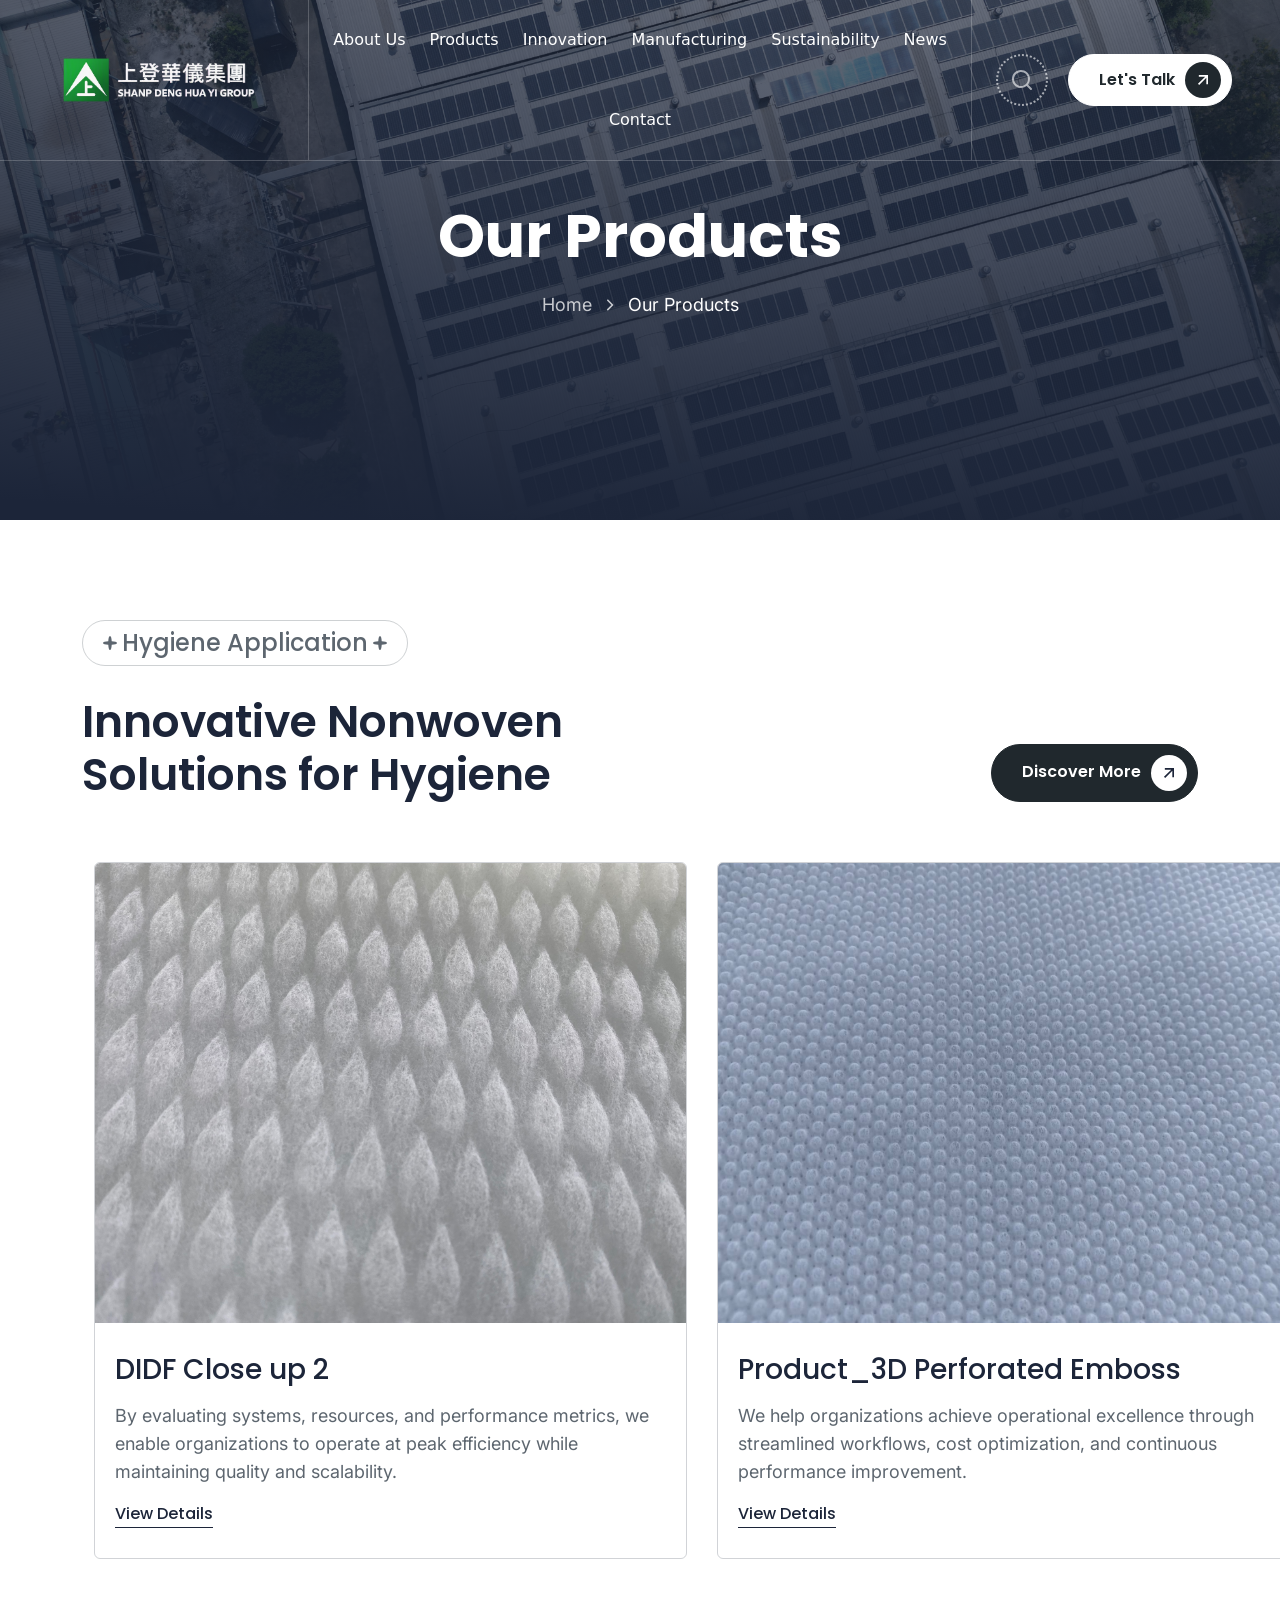
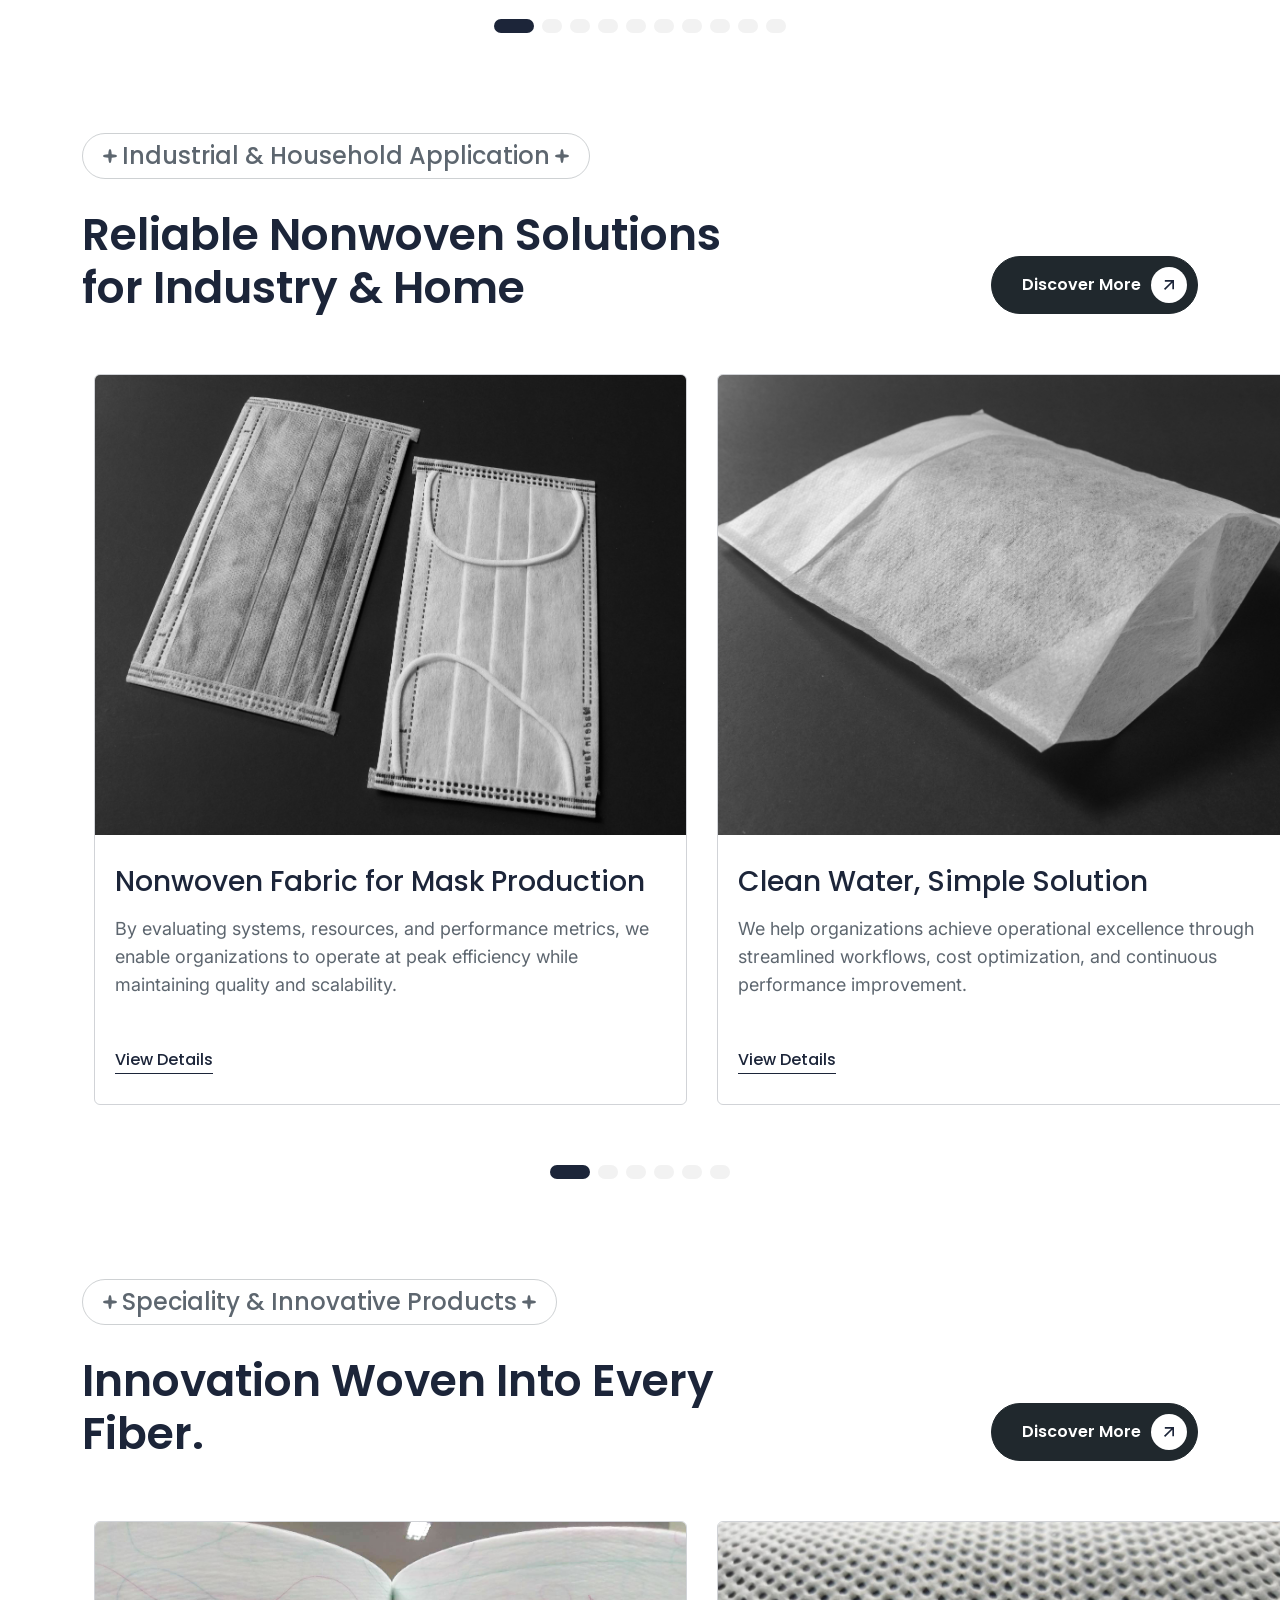
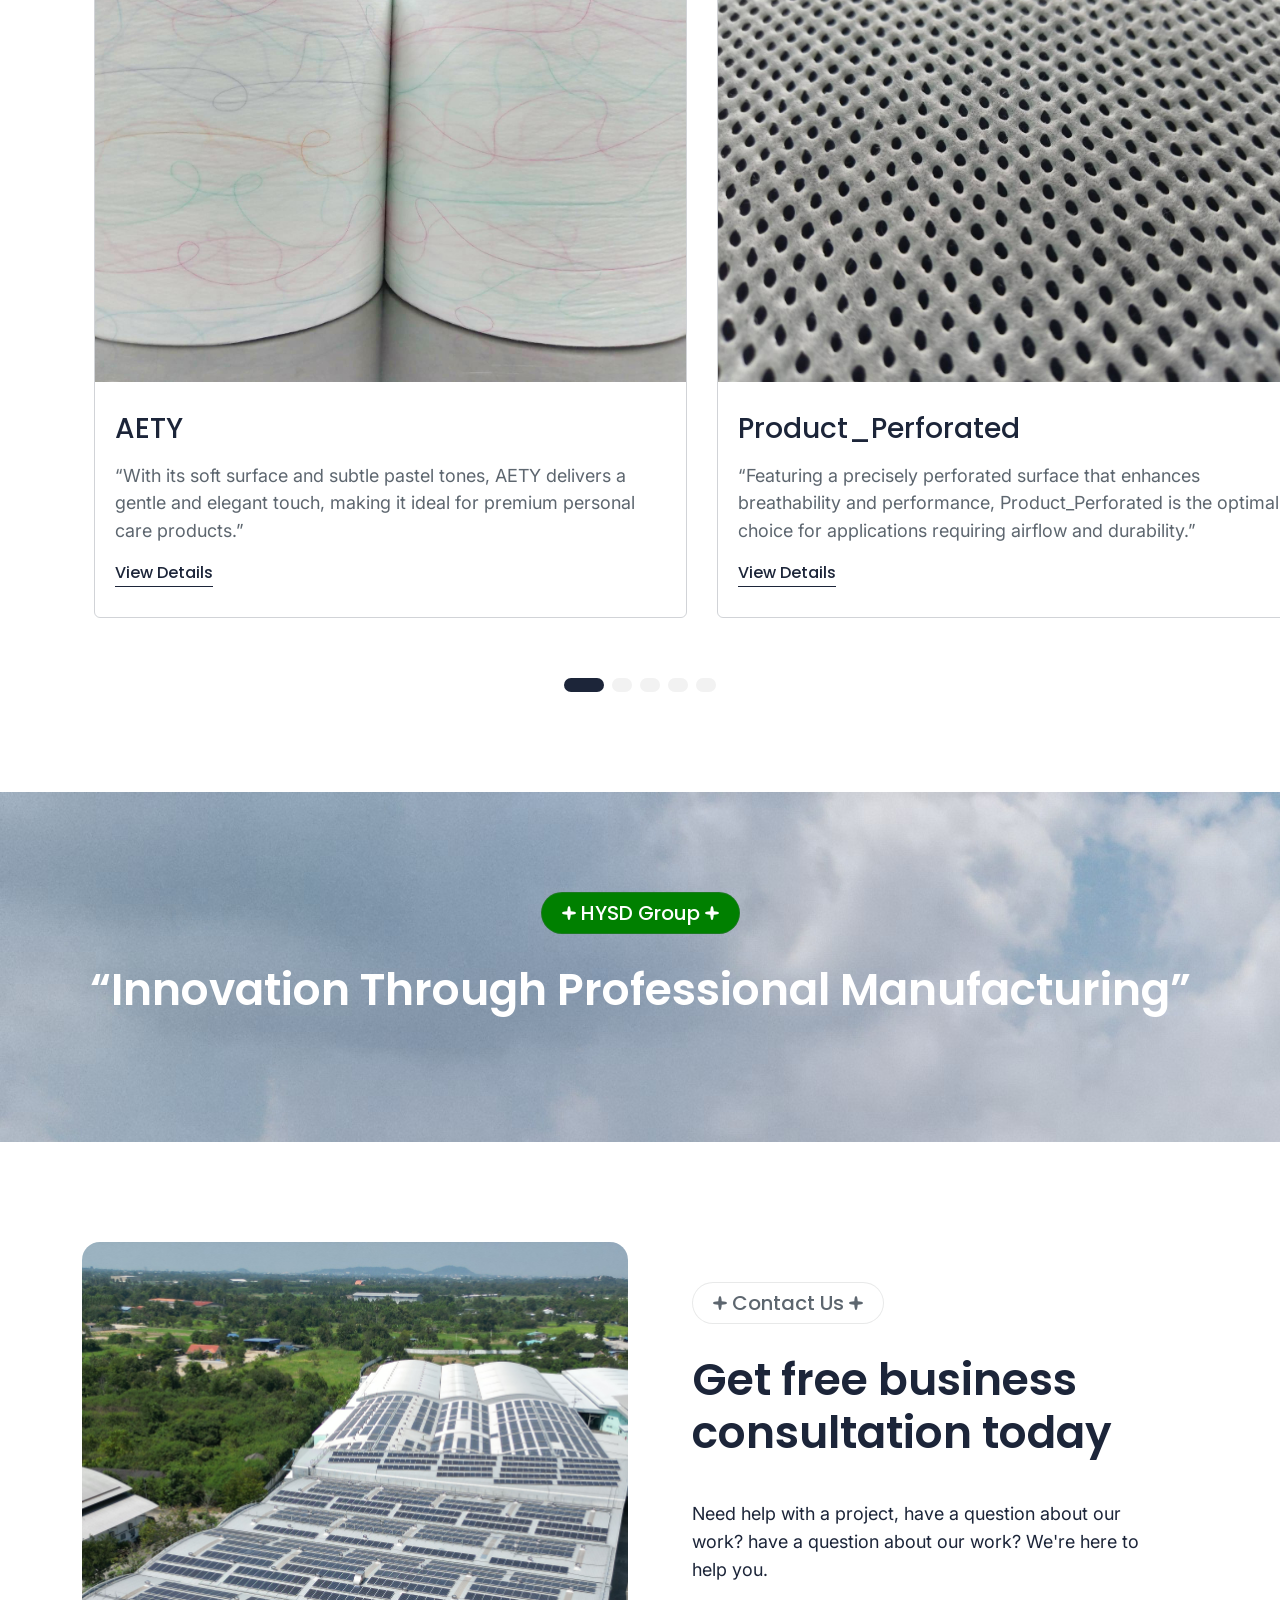
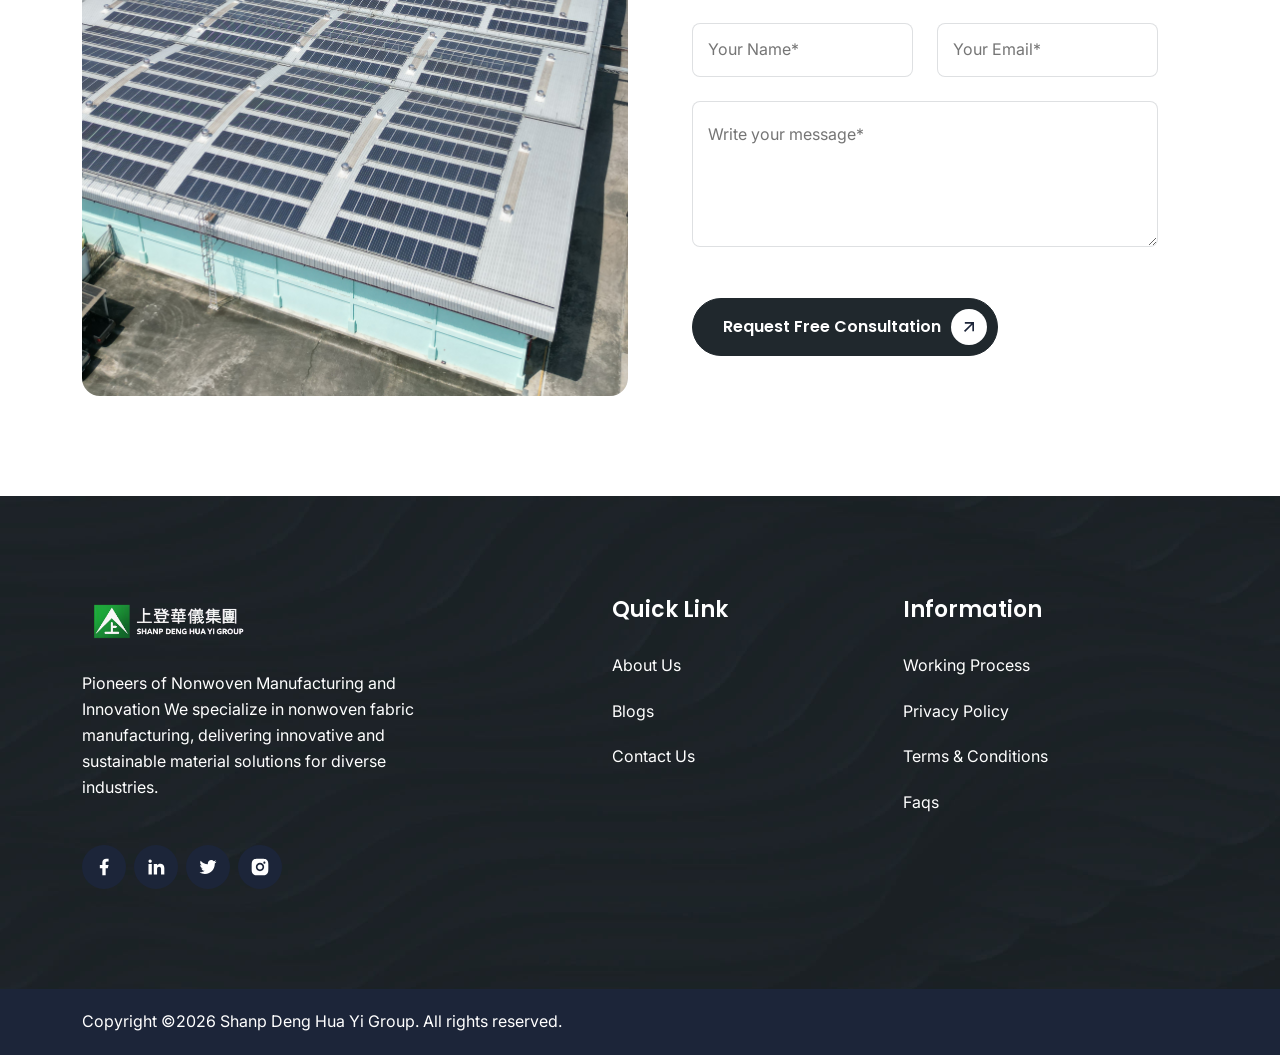
<file: project.html>
<!doctype html>
<html lang="en" class="no-js">

<head>
  <title>Nonwoven manufacturer in Southeast Asia | HYSD Group</title>
  <link rel="shortcut icon" href="assets/img/loggoIcon.jpg" type="image/x-icon">

  <!-- meta tags -->
  <meta charset="utf-8">
  <meta http-equiv="X-UA-Compatible" content="IE=edge">
  <meta name="viewport" content="width=device-width, initial-scale=1, shrink-to-fit=no">
  <meta name="view-transition" content="same-origin">
  <meta name="theme-color" content="Red">
  <meta property="og:site_name" content="Consulo">
  <meta property="og:url" content="https://web.facebook.com">
  <meta property="og:title" content="HYSD Group - Leading Nonwoven Manufacturer in Southeast Asia">
  <meta property="og:description"
    content="HYSD Group delivers high-quality nonwoven solutions for industrial and consumer applications across Southeast Asia.">
  <meta name="description"
    content="HYSD Group is a trusted nonwoven manufacturer in Southeast Asia, providing sustainable products and innovative solutions for businesses worldwide.">


  <!-- fonts -->
  <link rel="preconnect" href="https://fonts.googleapis.com">
  <link rel="preconnect" href="https://fonts.gstatic.com" crossorigin>
  <link
    href="https://fonts.googleapis.com/css2?family=Inter:ital,opsz,wght@0,14..32,100..900;1,14..32,100..900&family=Poppins:ital,wght@0,100;0,200;0,300;0,400;0,500;0,600;0,700;0,800;0,900;1,100;1,200;1,300;1,400;1,500;1,600;1,700;1,800;1,900&display=swap"
    rel="stylesheet">

  <!-- all css -->
  <link rel="stylesheet" href="assets/css/vendor.css">
  <style>
    :root {
      /* Typography */
      --font-body--family: "Inter", sans-serif;
      --font-body--style: normal;
      --font-body--weight: 400;

      --font-heading--family: "Poppins", sans-serif;
      --font-heading--style: normal;
      --font-heading--weight: 600;

      --font-button--family: "Poppins", sans-serif;
      --font-button--style: normal;
      --font-button--weight: 600;

      /* h1-h6 */
      --font-h1--size: 60px;
      --font-h2--size: 48px;
      --font-h3--size: 36px;
      --font-h4--size: 24px;
      --font-h5--size: 20px;
      --font-h6--size: 16px;

      /* header nav */
      --font-nav-main: 16px;

      /* Colors */
      --color-background: rgba(255, 255, 255, 1);
      --color-foreground: rgba(28, 37, 57, 1);
      --color-foreground-heading: rgba(28, 37, 57, 1);
      --color-foreground-subheading: rgba(93, 102, 111, 1);
      --color-background-subheading: rgba(255, 255, 255, 0.1);
      --color-border-subheading-bg: rgba(32, 40, 45, 0.1);
      --color-primary: rgba(28, 37, 57, 1);
      --color-primary-background: rgba(28, 37, 57, 1);
      --color-primary-hover: rgba(28, 37, 57, 1);
      --color-primary-background-hover: rgba(28, 37, 57, 1);
      --color-border: rgba(255, 255, 255, 0.3);
      --color-border-hover: rgba(93, 102, 111, 0.5);
      --color-shadow: rgba(0, 0, 0, 1);
      --color-overlay: rgba(28, 37, 57, 0.6);

      /* Buttons */
      --font-button-size: 16px;
      --font-button-size-mobile: 16px;
      --style-button-height: 56px;
      --style-button-height-mobile: 48px;
      --style-button-slim-height: 52px;
      --style-button-slim-height-mobile: 40px;
      --style-cta-underline-offset: 5px;
      --style-cta-underline-thickness: 1px;

      /* Colors - Primary Button */
      --color-primary-button-text: rgba(255, 255, 255, 1);
      --color-primary-button-background: rgba(32, 40, 45, 1);
      --color-primary-button-border: rgba(32, 40, 45, 1);
      --color-primary-button-icon: rgba(28, 37, 57, 1);
      --color-primary-button-icon-background: rgba(255, 255, 255, 1);

      --color-primary-button-hover-text: rgba(32, 40, 45, 1);
      --color-primary-button-hover-background: rgba(255, 255, 255, 1);
      --color-primary-button-hover-border: rgba(32, 40, 45, 1);
      --color-primary-button-hover-icon: rgba(255, 255, 255, 1);
      --color-primary-button-hover-icon-background: rgba(28, 37, 57, 1);

      /* Colors - Secondary Button */
      --color-secondary-button-text: rgba(32, 40, 45, 1);
      --color-secondary-button-background: rgba(255, 255, 255, 1);
      --color-secondary-button-border: rgba(255, 255, 255, 1);
      --color-secondary-button-icon: rgba(255, 255, 255, 1);
      --color-secondary-button-icon-background: rgba(32, 40, 45, 1);

      --color-secondary-button-hover-text: rgba(255, 255, 255, 1);
      --color-secondary-button-hover-background: rgba(32, 40, 45, 1);
      --color-secondary-button-hover-border: rgba(32, 40, 45, 1);
      --color-secondary-button-hover-icon: rgba(28, 37, 57, 1);
      --color-secondary-button-hover-icon-background: rgba(255, 255, 255, 1);

      /* Colors - Input */
      --color-input-background: rgba(255, 255, 255, 1);
      --color-input-text: rgba(93, 102, 111, 1);
      --color-input-border: rgba(93, 102, 111, 0.2);
      --color-input-hover-background: rgba(255, 255, 255, 1);
      --color-input-hover-text: rgba(93, 102, 111, 1);
      --color-input-hover-border: rgba(93, 102, 111, 0.2);

      /* Borders */
      --style-border-width-buttons-primary: 1px;
      --style-border-width-buttons-secondary: 1px;
      --style-border-radius-buttons-primary: 40px;
      --style-border-radius-buttons-secondary: 40px;

      --style-border-width-inputs: 1px;
      --style-border-radius-inputs: 8px;
      --style-border-width: 1px;

      /* Focus */
      --focus-outline-width: 1px;
      --focus-outline-offset: 3px;

      /* Pagination */
      --style-pagination-border-width: 1px;
      --pagination-item-foreground: rgba(28, 37, 57, 1);
      --pagination-item-background: rgba(242, 242, 242, 1);
      --pagination-item-border: rgba(242, 242, 242, 1);
      --pagination-item-active-foreground: rgba(255, 255, 255, 1);
      --pagination-item-active-background: rgba(28, 37, 57, 1);
      --pagination-item-active-border: rgba(28, 37, 57, 1);

      /* Swiper */
      --swiper-navigation-size: 16px;
      --swiper-navigation-color: rgba(255, 255, 255, 1);
      --swiper-navigation-background-color: transparent;
      --swiper-navigation-hover-color: rgba(255, 255, 255, 1);
      --swiper-navigation-hover-background-color: rgba(255, 255, 255, 0.15);
      --swiper-pagination-bullet-inactive-color: rgba(242, 242, 242);
      --swiper-pagination-color: rgba(28, 37, 57, 1);
      --swiper-pagination-bullet-inactive-opacity: 1;
    }

    @media (max-width: 767px) {
      :root {
        --font-h1--size: 48px;
        --font-h2--size: 40px;
        --font-h3--size: 28px;
        --font-h4--size: 20px;
        --font-h5--size: 18px;
      }
    }
  </style>
  <link rel="stylesheet" href="assets/css/style.css">
</head>

<body>
  <!-- Header 1 -->
   <sticky-header data-sticky-type="always">
    <header class="header-1 header-floating">
      <div class="container-fluid">
        <div class="header-grid">
          <a class="header-logo" href="index.html" aria-label="Consulo">
            <img src="assets/img/huayi-white.png" alt="Consulo Logo" width="189" height="32">
          </a>
          <drawer-menu>
            <nav class="header-nav drawer-menu">
              <div class="d-lg-none header-nav-headings">
                <a class="header-logo" href="index.html" aria-label="Consulo">
                  <img src="assets/img/LogoHuayi.png" alt="Consulo Logo" width="189" height="32" loading="lazy">
                </a>
                <drawer-opener class="svg-wrapper menu-close" data-drawer=".drawer-menu">
                  <svg width="30px" height="30px" viewBox="0 0 24 24" fill="none" xmlns="http://www.w3.org/2000/svg">
                    <path
                      d="M8.00386 9.41816C7.61333 9.02763 7.61334 8.39447 8.00386 8.00395C8.39438 7.61342 9.02755 7.61342 9.41807 8.00395L12.0057 10.5916L14.5907 8.00657C14.9813 7.61605 15.6144 7.61605 16.0049 8.00657C16.3955 8.3971 16.3955 9.03026 16.0049 9.42079L13.4199 12.0058L16.0039 14.5897C16.3944 14.9803 16.3944 15.6134 16.0039 16.0039C15.6133 16.3945 14.9802 16.3945 14.5896 16.0039L12.0057 13.42L9.42097 16.0048C9.03045 16.3953 8.39728 16.3953 8.00676 16.0048C7.61624 15.6142 7.61624 14.9811 8.00676 14.5905L10.5915 12.0058L8.00386 9.41816Z"
                      fill="currentColor" />
                    <path fill-rule="evenodd" clip-rule="evenodd"
                      d="M23 12C23 18.0751 18.0751 23 12 23C5.92487 23 1 18.0751 1 12C1 5.92487 5.92487 1 12 1C18.0751 1 23 5.92487 23 12ZM3.00683 12C3.00683 16.9668 7.03321 20.9932 12 20.9932C16.9668 20.9932 20.9932 16.9668 20.9932 12C20.9932 7.03321 16.9668 3.00683 12 3.00683C7.03321 3.00683 3.00683 7.03321 3.00683 12Z"
                      fill="currentColor" />
                  </svg>
                </drawer-opener>
              </div>
              <ul class="header-menu list-unstyled">
                <li class="nav-item">
                  <a class="menu-link menu-link-main" href="about.html">
                    About Us
                  </a>
                </li>
                <li class="nav-item">
                  <a class="menu-link menu-link-main" href="project.html">
                    Products
                  </a>
                </li>
                <li class="nav-item">
                  <a class="menu-link menu-link-main" href="#">
                    Innovation
                  </a>
                </li>
                <li class="nav-item">
                  <a class="menu-link menu-link-main" href="#">
                    Manufacturing
                  </a>
                </li>
                <li class="nav-item">
                  <a class="menu-link menu-link-main" href="#">
                    Sustainability
                  </a>
                </li>
                <!-- <li class="nav-item nav-item-static">
                  <a class="menu-link menu-link-main menu-accrodion" href="services.html">
                    Services
                    <svg width="10" height="5" viewBox="0 0 10 5" fill="none" xmlns="http://www.w3.org/2000/svg">
                      <path d="M5 5L0 0H10L5 5Z" fill="currentColor" />
                    </svg>
                  </a>
                  <div class="header-megamenu header-submenu menu-absolute submenu-color">
                    <ul class="list-unstyled">
                      <li class="nav-item">
                        <a class="menu-link heading fw-300" href="blog.html">
                          WHY CONSULO
                        </a>
                        <ul class="reset-submenu list-unstyled submenu-color">
                          <li class="nav-item">
                            <a class="menu-link" href="services.html">
                              <div class="heading text-20 fw-600">
                                Become a Partner
                              </div>
                              <div class="text text-14">
                                Links customers with trusted Partners who help
                                them realize greater value—faster—through
                                Consulo.
                              </div>
                            </a>
                          </li>
                          <li class="nav-item">
                            <a class="menu-link" href="project.html">
                              <div class="heading text-20 fw-600">
                                Project
                              </div>
                              <div class="text text-14">
                                Hundreds of emerging brands thrive with
                                Consulo. Discover their journeys.
                              </div>
                            </a>
                          </li>
                        </ul>
                      </li>
                      <li class="nav-item">
                        <a class="menu-link heading fw-300" href="blog.html">
                          FEATURED CASE STUDY
                        </a>
                        <ul class="reset-submenu list-unstyled submenu-color">
                          <li class="nav-item">
                            <a class="menu-link megamenu-image-wrap" href="blog.html">
                              <picture>
                                <source media="(max-width: 575px)" srcset="assets/img/menu/575.jpg">
                                <img src="assets/img/menu/1.jpg" width="1000" height="668" loading="lazy"
                                  alt="Hero Image">
                              </picture>
                              <div class="content">
                                <div class="heading text-20 fw-600">
                                  <div class="heading text-20 fw-600">
                                    Consulo Subscriptions
                                  </div>
                                  <div class="text text-14">
                                    Hundreds of emerging brands thrive with
                                    Consulo. Discover their journeys.
                                  </div>
                                </div>
                                <div class="button button--primary">
                                  <span class="svg-wrapper">
                                    <svg class="icon-20" width="20" height="20" viewBox="0 0 20 20" fill="none"
                                      xmlns="http://www.w3.org/2000/svg">
                                      <path
                                        d="M13.3365 7.84518L6.16435 15.0173L4.98584 13.8388L12.158 6.66667H5.83652V5H15.0032V14.1667H13.3365V7.84518Z"
                                        fill="currentColor"></path>
                                    </svg>
                                  </span>
                                </div>
                              </div>
                            </a>
                          </li>
                        </ul>
                      </li>
                      <li class="nav-item megamenu-links">
                        <a class="menu-link text-14 fw-300" href="contact.html">
                          <svg class="icon-18" width="20px" height="20px" viewBox="0 0 24 24" fill="none"
                            xmlns="http://www.w3.org/2000/svg">
                            <path
                              d="M12 22C17.5228 22 22 17.5228 22 12C22 6.47715 17.5228 2 12 2C6.47715 2 2 6.47715 2 12C2 13.5997 2.37562 15.1116 3.04346 16.4525C3.22094 16.8088 3.28001 17.2161 3.17712 17.6006L2.58151 19.8267C2.32295 20.793 3.20701 21.677 4.17335 21.4185L6.39939 20.8229C6.78393 20.72 7.19121 20.7791 7.54753 20.9565C8.88837 21.6244 10.4003 22 12 22Z"
                              stroke="currentColor" stroke-width="1.5" />
                            <path opacity="0.5" d="M8 10.5H16" stroke="currentColor" stroke-width="1.5"
                              stroke-linecap="round" />
                            <path opacity="0.5" d="M8 14H13.5" stroke="currentColor" stroke-width="1.5"
                              stroke-linecap="round" />
                          </svg>
                          Contact Sales
                        </a>
                        <a class="menu-link text-14 fw-300" href="project-details.html">
                          <svg class="icon-18" width="20px" height="20px" viewBox="0 0 24 24" fill="none"
                            xmlns="http://www.w3.org/2000/svg">
                            <circle cx="12" cy="12" r="10" stroke="currentColor" stroke-width="1.5" />
                            <path
                              d="M15.4137 10.941C16.1954 11.4026 16.1954 12.5974 15.4137 13.059L10.6935 15.8458C9.93371 16.2944 9 15.7105 9 14.7868L9 9.21316C9 8.28947 9.93371 7.70561 10.6935 8.15419L15.4137 10.941Z"
                              stroke="currentColor" stroke-width="1.5" />
                          </svg>
                          Watch Demo
                        </a>
                        <a class="menu-link text-14 fw-300" href="team.html">
                          <svg class="icon-18" width="20px" height="20px" viewBox="0 0 24 24" fill="none"
                            xmlns="http://www.w3.org/2000/svg">
                            <circle cx="9" cy="9" r="2" stroke="currentColor" stroke-width="1.5" />
                            <path
                              d="M13 15C13 16.1046 13 17 9 17C5 17 5 16.1046 5 15C5 13.8954 6.79086 13 9 13C11.2091 13 13 13.8954 13 15Z"
                              stroke="currentColor" stroke-width="1.5" />
                            <path
                              d="M22 12C22 15.7712 22 17.6569 20.8284 18.8284C19.6569 20 17.7712 20 14 20H10C6.22876 20 4.34315 20 3.17157 18.8284C2 17.6569 2 15.7712 2 12C2 8.22876 2 6.34315 3.17157 5.17157C4.34315 4 6.22876 4 10 4H14C17.7712 4 19.6569 4 20.8284 5.17157C21.298 5.64118 21.5794 6.2255 21.748 7"
                              stroke="currentColor" stroke-width="1.5" stroke-linecap="round" />
                            <path d="M19 12H15" stroke="currentColor" stroke-width="1.5" stroke-linecap="round" />
                            <path d="M19 9H14" stroke="currentColor" stroke-width="1.5" stroke-linecap="round" />
                            <path d="M19 15H16" stroke="currentColor" stroke-width="1.5" stroke-linecap="round" />
                          </svg>
                          Webinars
                        </a>
                      </li>
                    </ul>
                  </div>
                </li> -->
                <li class="nav-item">
                  <a class="menu-link menu-link-main menu-accrodion" href="blog.html">
                    News
                  </a>
                </li>
                <li class="nav-item">
                  <a class="menu-link menu-link-main" href="contact.html">
                    Contact
                  </a>
                </li>
              </ul>
            </nav>
          </drawer-menu>
          <div class="header-actions d-flex align-items-center">
            <drawer-opener class="header-search search-open svg-wrapper" data-drawer=".modal-search">
              <svg width="24" height="24" viewBox="0 0 24 24" fill="none" xmlns="http://www.w3.org/2000/svg">
                <path
                  d="M21.7104 20.2875L18.0004 16.6075C19.4405 14.8119 20.1379 12.5328 19.9492 10.2388C19.7605 7.94476 18.7001 5.81025 16.9859 4.27411C15.2718 2.73797 13.0342 1.91697 10.7333 1.97993C8.43243 2.04289 6.24311 2.98502 4.61553 4.6126C2.98795 6.24018 2.04582 8.4295 1.98286 10.7304C1.9199 13.0313 2.7409 15.2688 4.27704 16.983C5.81318 18.6971 7.94769 19.7576 10.2417 19.9463C12.5357 20.135 14.8148 19.4376 16.6104 17.9975L20.2904 21.6775C20.3834 21.7712 20.494 21.8456 20.6158 21.8964C20.7377 21.9471 20.8684 21.9733 21.0004 21.9733C21.1324 21.9733 21.2631 21.9471 21.385 21.8964C21.5068 21.8456 21.6174 21.7712 21.7104 21.6775C21.8906 21.491 21.9914 21.2418 21.9914 20.9825C21.9914 20.7231 21.8906 20.4739 21.7104 20.2875ZM11.0004 17.9975C9.61592 17.9975 8.26255 17.5869 7.1114 16.8178C5.96026 16.0486 5.06305 14.9553 4.53324 13.6762C4.00342 12.3972 3.8648 10.9897 4.1349 9.63183C4.40499 8.27396 5.07168 7.02668 6.05065 6.04772C7.02961 5.06875 8.27689 4.40206 9.63476 4.13197C10.9926 3.86187 12.4001 4.00049 13.6792 4.53031C14.9583 5.06012 16.0515 5.95733 16.8207 7.10847C17.5899 8.25962 18.0004 9.61299 18.0004 10.9975C18.0004 12.854 17.2629 14.6345 15.9501 15.9472C14.6374 17.26 12.8569 17.9975 11.0004 17.9975Z"
                  fill="currentColor" fill-opacity="1" />
              </svg>
            </drawer-opener>

            <modal-search class="theme-modal modal-search">
              <div class="modal-container">
                <div class="modal-header">
                  <drawer-opener class="svg-wrapper search-close" data-drawer=".modal-search">
                    <svg width="30px" height="30px" viewBox="0 0 24 24" fill="none" xmlns="http://www.w3.org/2000/svg">
                      <path
                        d="M8.00386 9.41816C7.61333 9.02763 7.61334 8.39447 8.00386 8.00395C8.39438 7.61342 9.02755 7.61342 9.41807 8.00395L12.0057 10.5916L14.5907 8.00657C14.9813 7.61605 15.6144 7.61605 16.0049 8.00657C16.3955 8.3971 16.3955 9.03026 16.0049 9.42079L13.4199 12.0058L16.0039 14.5897C16.3944 14.9803 16.3944 15.6134 16.0039 16.0039C15.6133 16.3945 14.9802 16.3945 14.5896 16.0039L12.0057 13.42L9.42097 16.0048C9.03045 16.3953 8.39728 16.3953 8.00676 16.0048C7.61624 15.6142 7.61624 14.9811 8.00676 14.5905L10.5915 12.0058L8.00386 9.41816Z"
                        fill="currentColor" />
                      <path fill-rule="evenodd" clip-rule="evenodd"
                        d="M23 12C23 18.0751 18.0751 23 12 23C5.92487 23 1 18.0751 1 12C1 5.92487 5.92487 1 12 1C18.0751 1 23 5.92487 23 12ZM3.00683 12C3.00683 16.9668 7.03321 20.9932 12 20.9932C16.9668 20.9932 20.9932 16.9668 20.9932 12C20.9932 7.03321 16.9668 3.00683 12 3.00683C7.03321 3.00683 3.00683 7.03321 3.00683 12Z"
                        fill="currentColor" />
                    </svg>
                  </drawer-opener>
                </div>
                <div class="modal-main d-flex align-items-center justify-content-center">
                  <form action="index.html#"
                    class="form-search d-flex align-items-center justify-content-center flex-wrap">
                    <label for="Search" class="text text-30"> Search </label>
                    <input type="text" placeholder="What are you looking for?" name="search" id="Search"
                      class="text text-16" autocomplete="off">
                    <button class="button button--primary" type="submit" aria-label="Search">
                      <span class="svg-wrapper">
                        <svg width="24" height="24" viewBox="0 0 24 24" fill="none" xmlns="http://www.w3.org/2000/svg">
                          <path
                            d="M21.7104 20.2875L18.0004 16.6075C19.4405 14.8119 20.1379 12.5328 19.9492 10.2388C19.7605 7.94476 18.7001 5.81025 16.9859 4.27411C15.2718 2.73797 13.0342 1.91697 10.7333 1.97993C8.43243 2.04289 6.24311 2.98502 4.61553 4.6126C2.98795 6.24018 2.04582 8.4295 1.98286 10.7304C1.9199 13.0313 2.7409 15.2688 4.27704 16.983C5.81318 18.6971 7.94769 19.7576 10.2417 19.9463C12.5357 20.135 14.8148 19.4376 16.6104 17.9975L20.2904 21.6775C20.3834 21.7712 20.494 21.8456 20.6158 21.8964C20.7377 21.9471 20.8684 21.9733 21.0004 21.9733C21.1324 21.9733 21.2631 21.9471 21.385 21.8964C21.5068 21.8456 21.6174 21.7712 21.7104 21.6775C21.8906 21.491 21.9914 21.2418 21.9914 20.9825C21.9914 20.7231 21.8906 20.4739 21.7104 20.2875ZM11.0004 17.9975C9.61592 17.9975 8.26255 17.5869 7.1114 16.8178C5.96026 16.0486 5.06305 14.9553 4.53324 13.6762C4.00342 12.3972 3.8648 10.9897 4.1349 9.63183C4.40499 8.27396 5.07168 7.02668 6.05065 6.04772C7.02961 5.06875 8.27689 4.40206 9.63476 4.13197C10.9926 3.86187 12.4001 4.00049 13.6792 4.53031C14.9583 5.06012 16.0515 5.95733 16.8207 7.10847C17.5899 8.25962 18.0004 9.61299 18.0004 10.9975C18.0004 12.854 17.2629 14.6345 15.9501 15.9472C14.6374 17.26 12.8569 17.9975 11.0004 17.9975Z"
                            fill="currentColor" fill-opacity="1" />
                        </svg>
                      </span>
                    </button>
                  </form>
                </div>
              </div>
            </modal-search>

            <div class="header-separator">
              <svg width="11" height="53" viewBox="0 0 11 53" fill="none" xmlns="http://www.w3.org/2000/svg">
                <line x1="10.5" x2="10.5" y2="53" stroke="currentColor" stroke-opacity="0.7" />
                <line x1="0.5" y1="12" x2="0.5" y2="42" stroke="currentColor" stroke-opacity="0.3" />
              </svg>
            </div>
            <a href="contact.html" aria-label="contact us"
              class="button button--secondary button--slim d-none d-lg-inline-flex">
              Let's Talk
              <span class="svg-wrapper">
                <svg class="icon-20" width="20" height="20" viewBox="0 0 20 20" fill="none"
                  xmlns="http://www.w3.org/2000/svg">
                  <path
                    d="M13.3365 7.84518L6.16435 15.0173L4.98584 13.8388L12.158 6.66667H5.83652V5H15.0032V14.1667H13.3365V7.84518Z"
                    fill="currentColor"></path>
                </svg>
              </span>
            </a>
            <drawer-opener class="svg-wrapper menu-open d-lg-none" data-drawer=".drawer-menu">
              <svg width="52" height="52" viewBox="0 0 52 52" fill="none" xmlns="http://www.w3.org/2000/svg">
                <circle cx="26" cy="26" r="25.5" fill="white" stroke="currentColor" />
                <path
                  d="M32.5 18.2857C32.5 17.5757 31.9179 17 31.2 17H14.3C13.5821 17 13 17.5757 13 18.2857C13 18.9958 13.5821 19.5714 14.3 19.5714H31.2C31.9179 19.5714 32.5 18.9957 32.5 18.2857ZM14.3 24.7143H37.7C38.4179 24.7143 39 25.29 39 26C39 26.7101 38.4179 27.2857 37.7 27.2857H14.3C13.5821 27.2857 13 26.7101 13 26C13 25.29 13.5821 24.7143 14.3 24.7143ZM14.3 32.4286H26C26.7179 32.4286 27.3 33.0042 27.3 33.7143C27.3 34.4243 26.7179 35 26 35H14.3C13.5821 35 13 34.4243 13 33.7143C13 33.0042 13.5821 32.4286 14.3 32.4286Z"
                  fill="currentColor" />
              </svg>
            </drawer-opener>
          </div>
        </div>
      </div>
    </header>
  </sticky-header>

  <!-- Main -->
  <main>
    <!-- Page Banner -->
    <div class="page-banner overlay">
      <picture class="media media-bg">
        <source media="(max-width: 575px)"
          srcset="assets/img/BannersHuayi/dji_fly_20221025_110636_675_1666671034087_photo.JPG" />
        <source media="(max-width: 991px)"
          srcset="assets/img/BannersHuayi/dji_fly_20221025_110636_675_1666671034087_photo.JPG" />
        <img src="assets/img/BannersHuayi/dji_fly_20221025_110636_675_1666671034087_photo.JPG" width="1920" height="520"
          loading="eager" alt="Page Banner Image" />
      </picture>
      <div class="page-banner-content">
        <div class="container text-center">
          <h1 class="heading text-80 fw-700" data-aos="fade-up">
            Our Products
          </h1>
          <ul class="breadcrumb list-unstyled" data-aos="fade-up" data-aos-delay="100">
            <li>
              <a href="index.html" class="text text-18" aria-label="Home Page">
                Home
              </a>
            </li>
            <li>
              <svg width="8" height="12" viewBox="0 0 8 12" fill="none" xmlns="http://www.w3.org/2000/svg">
                <path fill-rule="evenodd" clip-rule="evenodd"
                  d="M7.08929 5.40903C7.24552 5.5653 7.33328 5.77723 7.33328 5.9982C7.33328 6.21917 7.24552 6.43109 7.08929 6.58736L2.37512 11.3015C2.29825 11.3811 2.2063 11.4446 2.10463 11.4883C2.00296 11.532 1.89361 11.5549 1.78296 11.5559C1.67231 11.5569 1.56258 11.5358 1.46016 11.4939C1.35775 11.452 1.2647 11.3901 1.18646 11.3119C1.10822 11.2336 1.04634 11.1406 1.00444 11.0382C0.962537 10.9357 0.941453 10.826 0.942414 10.7154C0.943376 10.6047 0.966364 10.4954 1.01004 10.3937C1.05371 10.292 1.1172 10.2001 1.19679 10.1232L5.32179 5.9982L1.19679 1.8732C1.04499 1.71603 0.960996 1.50553 0.962894 1.28703C0.964793 1.06853 1.05243 0.859522 1.20694 0.705015C1.36145 0.550508 1.57046 0.462868 1.78896 0.460969C2.00745 0.45907 2.21795 0.543066 2.37512 0.694864L7.08929 5.40903Z"
                  fill="currentColor" />
              </svg>
            </li>
            <li>
              <a role="link" aria-disabled="true" class="text text-18 active">
                Our Products
              </a>
            </li>
          </ul>
        </div>
      </div>
    </div>
    <!-- Recent Project -->
    <div class="recent-project-slider mt-100">
      <div class="container">
        <div class="section-headings section-headings-horizontal align-items-end">
          <div class="section-headings-left">
            <div class="subheading text-24 subheading-bg" data-aos="fade-right" data-aos-delay="10">
              <svg class="icon icon-14" xmlns="http://www.w3.org/2000/svg" width="14" height="14" viewBox="0 0 14 14"
                fill="none">
                <g clip-path="url(#clip0_9088_4143)">
                  <path
                    d="M8.71401 5.28599C11.7514 5.4205 14 5.9412 14 7C14 8.0588 11.7514 8.5795 8.71401 8.71401C8.5795 11.7514 8.0588 14 7 14C5.9412 14 5.4205 11.7514 5.28599 8.71401C2.2486 8.5795 -1.33117e-07 8.0588 0 7C4.62818e-08 5.94119 2.2486 5.4205 5.28599 5.28599C5.4205 2.2486 5.9412 0 7 0C8.0588 0 8.5795 2.2486 8.71401 5.28599Z"
                    fill="CurrentColor" />
                </g>
                <defs>
                  <clipPath>
                    <rect width="14" height="14" fill="CurrentColor" />
                  </clipPath>
                </defs>
              </svg>
              <span>Hygiene Application</span>
              <svg class="icon icon-14" xmlns="http://www.w3.org/2000/svg" width="14" height="14" viewBox="0 0 14 14"
                fill="none">
                <g clip-path="url(#clip0_9088_4143)">
                  <path
                    d="M8.71401 5.28599C11.7514 5.4205 14 5.9412 14 7C14 8.0588 11.7514 8.5795 8.71401 8.71401C8.5795 11.7514 8.0588 14 7 14C5.9412 14 5.4205 11.7514 5.28599 8.71401C2.2486 8.5795 -1.33117e-07 8.0588 0 7C4.62818e-08 5.94119 2.2486 5.4205 5.28599 5.28599C5.4205 2.2486 5.9412 0 7 0C8.0588 0 8.5795 2.2486 8.71401 5.28599Z"
                    fill="CurrentColor" />
                </g>
                <defs>
                  <clipPath>
                    <rect width="14" height="14" fill="CurrentColor" />
                  </clipPath>
                </defs>
              </svg>
            </div>
            <h2 class="heading text-50" data-aos="fade-right" data-aos-delay="20">
              Innovative Nonwoven Solutions for Hygiene
            </h2>
          </div>

          <div class="section-headings-right buttons d-none d-lg-flex" data-aos="fade-left" data-aos-delay="20">
            <a href="project.html" class="button button--primary" aria-label="hero button">
              Discover More
              <span class="svg-wrapper">
                <svg class="icon-20" width="20" height="20" viewBox="0 0 20 20" fill="none"
                  xmlns="http://www.w3.org/2000/svg">
                  <path
                    d="M13.3365 7.84518L6.16435 15.0173L4.98584 13.8388L12.158 6.66667H5.83652V5H15.0032V14.1667H13.3365V7.84518Z"
                    fill="currentColor" />
                </svg>
              </span>
            </a>
          </div>
        </div>

        <div class="section-content" data-aos="fade-up">
          <div class="container">
            <recent-project>
              <div class="swiper">
                <div class="swiper-wrapper">
                  <div class="swiper-slide">
                    <a href="project-details.html" class="card-recent-project no-underline radius4"
                      aria-label="Project Card">
                      <img src="assets/img/project/HygieneApplication/DIDF Close up 2.jpg" alt="project image" width="1000" height="707" loading="lazy">
                      <div class="content-recent-project section-headings-vertical">
                        <div class="content-top">
                          <h2 class="heading text-28 fw-500">DIDF Close up 2</h2>
                          <p class="text text-18">By evaluating systems, resources, and performance
                            metrics, we enable organizations to operate at peak efficiency while maintaining quality and
                            scalability.
                          </p>
                        </div>
                        <div class="button--cta">View Details</div>
                      </div>
                    </a>
                  </div>
                  <div class="swiper-slide">
                    <a href="project-details.html" class="card-recent-project no-underline radius4"
                      aria-label="Project Card">
                      <img src="assets/img/project/HygieneApplication/Product_3D Perforated Emboss.jpg" alt="Project image" width="1000" height="707" loading="lazy">
                      <div class="content-recent-project section-headings-vertical">
                        <div class="content-top">
                          <h2 class="heading text-28 fw-500">Product_3D Perforated Emboss</h2>
                          <p class="text text-18">We help organizations achieve operational excellence
                            through streamlined workflows, cost optimization, and continuous performance improvement.
                          </p>
                        </div>
                        <div class="button--cta">View Details</div>
                      </div>
                    </a>
                  </div>
                  <div class="swiper-slide">
                    <a href="project-details.html" class="card-recent-project no-underline radius4"
                      aria-label="Project Card">
                      <img src="assets/img/project/HygieneApplication/Product_F Emboss.jpg" alt="project image" width="1000" height="707" loading="lazy">
                      <div class="content-recent-project section-headings-vertical">
                        <div class="content-top">
                          <h2 class="heading text-28 fw-500">Product_F Emboss</h2>
                          <p class="text text-18">Designing forward-thinking strategies that help
                            businesses innovate, adapt, and stay competitive in evolving markets.
                          </p>
                        </div>
                        <div class="button--cta">View Details</div>
                      </div>
                    </a>
                  </div>
                  <div class="swiper-slide">
                    <a href="project-details.html" class="card-recent-project no-underline radius4"
                      aria-label="Project Card">
                      <img src="assets/img/project/HygieneApplication/Product_Filter Fabric.jpg" alt="service image" width="1000" height="707" loading="lazy">
                      <div class="content-recent-project section-headings-vertical">
                        <div class="content-top">
                          <h2 class="heading text-28 fw-500">Product_Filter Fabric</h2>
                          <p class="text text-18">By evaluating systems, resources, and performance
                            metrics, we enable organizations to operate at peak efficiency while maintaining quality and
                            scalability.
                          </p>
                        </div>
                        <div class="button--cta">View Details</div>
                      </div>
                    </a>
                  </div>
                  <div class="swiper-slide">
                    <a href="project-details.html" class="card-recent-project no-underline radius4"
                      aria-label="Project Card">
                      <img src="assets/img/project/HygieneApplication/Product_I Emboss.jpg" alt="service image" width="1000" height="707" loading="lazy">
                      <div class="content-recent-project section-headings-vertical">
                        <div class="content-top">
                          <h2 class="heading text-28 fw-500">Product_I Emboss</h2>
                          <p class="text text-18">By evaluating systems, resources, and performance
                            metrics, we enable organizations to operate at peak efficiency while maintaining quality and
                            scalability.
                          </p>
                        </div>
                        <div class="button--cta">View Details</div>
                      </div>
                    </a>
                  </div>
                  <div class="swiper-slide">
                    <a href="project-details.html" class="card-recent-project no-underline radius4"
                      aria-label="Project Card">
                      <img src="assets/img/project/HygieneApplication/Product_O Emboss.jpg" alt="service image" width="1000" height="707" loading="lazy">
                      <div class="content-recent-project section-headings-vertical">
                        <div class="content-top">
                          <h2 class="heading text-28 fw-500">Product_I Emboss</h2>
                          <p class="text text-18">By evaluating systems, resources, and performance
                            metrics, we enable organizations to operate at peak efficiency while maintaining quality and
                            scalability.
                          </p>
                        </div>
                        <div class="button--cta">View Details</div>
                      </div>
                    </a>
                  </div>
                  <div class="swiper-slide">
                    <a href="project-details.html" class="card-recent-project no-underline radius4"
                      aria-label="Project Card">
                      <img src="assets/img/project/HygieneApplication/Q Emboss.jpg" alt="service image" width="1000" height="707" loading="lazy">
                      <div class="content-recent-project section-headings-vertical">
                        <div class="content-top">
                          <h2 class="heading text-28 fw-500">Product_Q Emboss</h2>
                          <p class="text text-18">By evaluating systems, resources, and performance
                            metrics, we enable organizations to operate at peak efficiency while maintaining quality and
                            scalability.
                          </p>
                        </div>
                        <div class="button--cta">View Details</div>
                      </div>
                    </a>
                  </div>
                  <div class="swiper-slide">
                    <a href="project-details.html" class="card-recent-project no-underline radius4"
                      aria-label="Project Card">
                      <img src="assets/img/project/HygieneApplication/SI Emboss.jpg" alt="service image" width="1000" height="707" loading="lazy">
                      <div class="content-recent-project section-headings-vertical">
                        <div class="content-top">
                          <h2 class="heading text-28 fw-500">Product_SI Emboss</h2>
                          <p class="text text-18">By evaluating systems, resources, and performance
                            metrics, we enable organizations to operate at peak efficiency while maintaining quality and
                            scalability.
                          </p>
                        </div>
                        <div class="button--cta">View Details</div>
                      </div>
                    </a>
                  </div>
                  <div class="swiper-slide">
                    <a href="project-details.html" class="card-recent-project no-underline radius4"
                      aria-label="Project Card">
                      <img src="assets/img/project/HygieneApplication/ZP.JPG" alt="service image" width="1000" height="707" loading="lazy">
                      <div class="content-recent-project section-headings-vertical">
                        <div class="content-top">
                          <h2 class="heading text-28 fw-500">Product_ZP</h2>
                          <p class="text text-18">By evaluating systems, resources, and performance
                            metrics, we enable organizations to operate at peak efficiency while maintaining quality and
                            scalability.
                          </p>
                        </div>
                        <div class="button--cta">View Details</div>
                      </div>
                    </a>
                  </div>
                  <div class="swiper-slide">
                    <a href="project-details.html" class="card-recent-project no-underline radius4"
                      aria-label="Project Card">
                      <img src="assets/img/project/HygieneApplication/Production Hotair.jpg" alt="service image" width="1000" height="707" loading="lazy">
                      <div class="content-recent-project section-headings-vertical">
                        <div class="content-top">
                          <h2 class="heading text-28 fw-500">Standard Version</h2>
                          <p class="text text-18">By evaluating systems, resources, and performance
                            metrics, we enable organizations to operate at peak efficiency while maintaining quality and
                            scalability.
                          </p>
                        </div>
                        <div class="button--cta">View Details</div>
                      </div>
                    </a>
                  </div>
                </div>
              </div>
              <div class="swiper-pagination"></div>
            </recent-project>
          </div>
        </div>
      </div>
    </div>
    <!-- Recent Project 2 -->
    <div class="recent-project-slider mt-100">
      <div class="container">
        <div class="section-headings section-headings-horizontal align-items-end">
          <div class="section-headings-left">
            <div class="subheading text-24 subheading-bg" data-aos="fade-right" data-aos-delay="10">
              <svg class="icon icon-14" xmlns="http://www.w3.org/2000/svg" width="14" height="14" viewBox="0 0 14 14"
                fill="none">
                <g clip-path="url(#clip0_9088_4143)">
                  <path
                    d="M8.71401 5.28599C11.7514 5.4205 14 5.9412 14 7C14 8.0588 11.7514 8.5795 8.71401 8.71401C8.5795 11.7514 8.0588 14 7 14C5.9412 14 5.4205 11.7514 5.28599 8.71401C2.2486 8.5795 -1.33117e-07 8.0588 0 7C4.62818e-08 5.94119 2.2486 5.4205 5.28599 5.28599C5.4205 2.2486 5.9412 0 7 0C8.0588 0 8.5795 2.2486 8.71401 5.28599Z"
                    fill="CurrentColor" />
                </g>
                <defs>
                  <clipPath>
                    <rect width="14" height="14" fill="CurrentColor" />
                  </clipPath>
                </defs>
              </svg>
              <span>Industrial & Household Application</span>
              <svg class="icon icon-14" xmlns="http://www.w3.org/2000/svg" width="14" height="14" viewBox="0 0 14 14"
                fill="none">
                <g clip-path="url(#clip0_9088_4143)">
                  <path
                    d="M8.71401 5.28599C11.7514 5.4205 14 5.9412 14 7C14 8.0588 11.7514 8.5795 8.71401 8.71401C8.5795 11.7514 8.0588 14 7 14C5.9412 14 5.4205 11.7514 5.28599 8.71401C2.2486 8.5795 -1.33117e-07 8.0588 0 7C4.62818e-08 5.94119 2.2486 5.4205 5.28599 5.28599C5.4205 2.2486 5.9412 0 7 0C8.0588 0 8.5795 2.2486 8.71401 5.28599Z"
                    fill="CurrentColor" />
                </g>
                <defs>
                  <clipPath>
                    <rect width="14" height="14" fill="CurrentColor" />
                  </clipPath>
                </defs>
              </svg>
            </div>
            <h2 class="heading text-50" data-aos="fade-right" data-aos-delay="20">
               Reliable Nonwoven Solutions for Industry & Home
            </h2>
          </div>

          <div class="section-headings-right buttons d-none d-lg-flex" data-aos="fade-left" data-aos-delay="20">
            <a href="project.html" class="button button--primary" aria-label="hero button">
              Discover More
              <span class="svg-wrapper">
                <svg class="icon-20" width="20" height="20" viewBox="0 0 20 20" fill="none"
                  xmlns="http://www.w3.org/2000/svg">
                  <path
                    d="M13.3365 7.84518L6.16435 15.0173L4.98584 13.8388L12.158 6.66667H5.83652V5H15.0032V14.1667H13.3365V7.84518Z"
                    fill="currentColor" />
                </svg>
              </span>
            </a>
          </div>
        </div>

        <div class="section-content" data-aos="fade-up">
          <div class="container">
            <recent-project>
              <div class="swiper">
                <div class="swiper-wrapper">
                  <div class="swiper-slide">
                    <a href="project-details.html" class="card-recent-project no-underline radius4"
                      aria-label="Project Card">
                      <img src="assets/img/project/Industrial&HouseholdApplication/口罩布.jpg" alt="project image" width="1000" height="707" loading="lazy">
                      <div class="content-recent-project section-headings-vertical">
                        <div class="content-top">
                          <h2 class="heading text-28 fw-500">Nonwoven Fabric for Mask Production</h2>
                          <p class="text text-18">By evaluating systems, resources, and performance
                            metrics, we enable organizations to operate at peak efficiency while maintaining quality and
                            scalability.
                          </p>
                        </div>
                        <div class="button--cta">View Details</div>
                      </div>
                    </a>
                  </div>
                  <div class="swiper-slide">
                    <a href="project-details.html" class="card-recent-project no-underline radius4"
                      aria-label="Project Card">
                      <img src="assets/img/project/Industrial&HouseholdApplication/濾水袋.jpg" alt="Project image" width="1000" height="707" loading="lazy">
                      <div class="content-recent-project section-headings-vertical">
                        <div class="content-top">
                          <h2 class="heading text-28 fw-500">Clean Water, Simple Solution</h2>
                          <p class="text text-18">We help organizations achieve operational excellence
                            through streamlined workflows, cost optimization, and continuous performance improvement.
                          </p>
                        </div>
                        <div class="button--cta">View Details</div>
                      </div>
                    </a>
                  </div>
                  <div class="swiper-slide">
                    <a href="project-details.html" class="card-recent-project no-underline radius4"
                      aria-label="Project Card">
                      <img src="assets/img/project/Industrial&HouseholdApplication/熱壓基布.jpg" alt="project image" width="1000" height="707" loading="lazy">
                      <div class="content-recent-project section-headings-vertical">
                        <div class="content-top">
                          <h2 class="heading text-28 fw-500">Strength and Stability Through Heat</h2>
                          <p class="text text-18">Designing forward-thinking strategies that help
                            businesses innovate, adapt, and stay competitive in evolving markets.
                          </p>
                        </div>
                        <div class="button--cta">View Details</div>
                      </div>
                    </a>
                  </div>
                  <div class="swiper-slide">
                    <a href="project-details.html" class="card-recent-project no-underline radius4"
                      aria-label="Project Card">
                      <img src="assets/img/project/Industrial&HouseholdApplication/眼鏡擦拭布.jpg" alt="service image" width="1000" height="707" loading="lazy">
                      <div class="content-recent-project section-headings-vertical">
                        <div class="content-top">
                          <h2 class="heading text-28 fw-500">Gentle Care for Your Glasses</h2>
                          <p class="text text-18">By evaluating systems, resources, and performance
                            metrics, we enable organizations to operate at peak efficiency while maintaining quality and
                            scalability.
                          </p>
                        </div>
                        <div class="button--cta">View Details</div>
                      </div>
                    </a>
                  </div>
                  <div class="swiper-slide">
                    <a href="project-details.html" class="card-recent-project no-underline radius4"
                      aria-label="Project Card">
                      <img src="assets/img/project/Industrial&HouseholdApplication/蒸籠布.jpg" alt="service image" width="1000" height="707" loading="lazy">
                      <div class="content-recent-project section-headings-vertical">
                        <div class="content-top">
                          <h2 class="heading text-28 fw-500">Clean, Safe, and Convenient Cooking</h2>
                          <p class="text text-18">By evaluating systems, resources, and performance
                            metrics, we enable organizations to operate at peak efficiency while maintaining quality and
                            scalability.
                          </p>
                        </div>
                        <div class="button--cta">View Details</div>
                      </div>
                    </a>
                  </div>
                  <div class="swiper-slide">
                    <a href="project-details.html" class="card-recent-project no-underline radius4"
                      aria-label="Project Card">
                      <img src="assets/img/project/Industrial&HouseholdApplication/防護衣.jpg" alt="service image" width="1000" height="707" loading="lazy">
                      <div class="content-recent-project section-headings-vertical">
                        <div class="content-top">
                          <h2 class="heading text-28 fw-500">“Protective Clothing for Maximum Safety”</h2>
                          <p class="text text-18">By evaluating systems, resources, and performance
                            metrics, we enable organizations to operate at peak efficiency while maintaining quality and
                            scalability.
                          </p>
                        </div>
                        <div class="button--cta">View Details</div>
                      </div>
                    </a>
                  </div>
                </div>
              </div>
              <div class="swiper-pagination"></div>
            </recent-project>
          </div>
        </div>
      </div>
    </div>
    <!-- Recent Project 3 -->
    <div class="recent-project-slider mt-100">
      <div class="container">
        <div class="section-headings section-headings-horizontal align-items-end">
          <div class="section-headings-left">
            <div class="subheading text-24 subheading-bg" data-aos="fade-right" data-aos-delay="10">
              <svg class="icon icon-14" xmlns="http://www.w3.org/2000/svg" width="14" height="14" viewBox="0 0 14 14"
                fill="none">
                <g clip-path="url(#clip0_9088_4143)">
                  <path
                    d="M8.71401 5.28599C11.7514 5.4205 14 5.9412 14 7C14 8.0588 11.7514 8.5795 8.71401 8.71401C8.5795 11.7514 8.0588 14 7 14C5.9412 14 5.4205 11.7514 5.28599 8.71401C2.2486 8.5795 -1.33117e-07 8.0588 0 7C4.62818e-08 5.94119 2.2486 5.4205 5.28599 5.28599C5.4205 2.2486 5.9412 0 7 0C8.0588 0 8.5795 2.2486 8.71401 5.28599Z"
                    fill="CurrentColor" />
                </g>
                <defs>
                  <clipPath>
                    <rect width="14" height="14" fill="CurrentColor" />
                  </clipPath>
                </defs>
              </svg>
              <span>Speciality & Innovative Products</span>
              <svg class="icon icon-14" xmlns="http://www.w3.org/2000/svg" width="14" height="14" viewBox="0 0 14 14"
                fill="none">
                <g clip-path="url(#clip0_9088_4143)">
                  <path
                    d="M8.71401 5.28599C11.7514 5.4205 14 5.9412 14 7C14 8.0588 11.7514 8.5795 8.71401 8.71401C8.5795 11.7514 8.0588 14 7 14C5.9412 14 5.4205 11.7514 5.28599 8.71401C2.2486 8.5795 -1.33117e-07 8.0588 0 7C4.62818e-08 5.94119 2.2486 5.4205 5.28599 5.28599C5.4205 2.2486 5.9412 0 7 0C8.0588 0 8.5795 2.2486 8.71401 5.28599Z"
                    fill="CurrentColor" />
                </g>
                <defs>
                  <clipPath>
                    <rect width="14" height="14" fill="CurrentColor" />
                  </clipPath>
                </defs>
              </svg>
            </div>
            <h2 class="heading text-50" data-aos="fade-right" data-aos-delay="20">
               Innovation Woven Into Every Fiber.
            </h2>
          </div>

          <div class="section-headings-right buttons d-none d-lg-flex" data-aos="fade-left" data-aos-delay="20">
            <a href="project.html" class="button button--primary" aria-label="hero button">
              Discover More
              <span class="svg-wrapper">
                <svg class="icon-20" width="20" height="20" viewBox="0 0 20 20" fill="none"
                  xmlns="http://www.w3.org/2000/svg">
                  <path
                    d="M13.3365 7.84518L6.16435 15.0173L4.98584 13.8388L12.158 6.66667H5.83652V5H15.0032V14.1667H13.3365V7.84518Z"
                    fill="currentColor" />
                </svg>
              </span>
            </a>
          </div>
        </div>

        <div class="section-content" data-aos="fade-up">
          <div class="container">
            <recent-project>
              <div class="swiper">
                <div class="swiper-wrapper">
                  <div class="swiper-slide">
                    <a href="project-details.html" class="card-recent-project no-underline radius4"
                      aria-label="Project Card">
                      <img src="assets/img/project/Speciality&InnovativeProducts/AETY.jpg" alt="project image" width="1000" height="707" loading="lazy">
                      <div class="content-recent-project section-headings-vertical">
                        <div class="content-top">
                          <h2 class="heading text-28 fw-500">AETY</h2>
                          <p class="text text-18">
                            “With its soft surface and subtle pastel tones, AETY delivers a 
                            gentle and elegant touch, making it ideal for premium personal care products.”
                          </p>
                        </div>
                        <div class="button--cta">View Details</div>
                      </div>
                    </a>
                  </div>
                  <div class="swiper-slide">
                    <a href="project-details.html" class="card-recent-project no-underline radius4"
                      aria-label="Project Card">
                      <img src="assets/img/project/Speciality&InnovativeProducts/Product_Perforated.jpg" alt="Project image" width="1000" height="707" loading="lazy">
                      <div class="content-recent-project section-headings-vertical">
                        <div class="content-top">
                          <h2 class="heading text-28 fw-500">Product_Perforated</h2>
                          <p class="text text-18">
                            “Featuring a precisely perforated surface that enhances breathability and performance, 
                            Product_Perforated is the optimal choice for applications requiring airflow and durability.”
                          </p>
                        </div>
                        <div class="button--cta">View Details</div>
                      </div>
                    </a>
                  </div>
                  <div class="swiper-slide">
                    <a href="project-details.html" class="card-recent-project no-underline radius4"
                      aria-label="Project Card">
                      <img src="assets/img/project/Speciality&InnovativeProducts/Tri Roller.jpg" alt="project image" width="1000" height="707" loading="lazy">
                      <div class="content-recent-project section-headings-vertical">
                        <div class="content-top">
                          <h2 class="heading text-28 fw-500">Tri Roller</h2>
                          <p class="text text-18">
                            “With its repeating rectangular texture, Tri Roller conveys 
                            strength and modernity, ideal for applications requiring stability and bold aesthetics.”
                          </p>
                        </div>
                        <div class="button--cta">View Details</div>
                      </div>
                    </a>
                  </div>
                  <div class="swiper-slide">
                    <a href="project-details.html" class="card-recent-project no-underline radius4"
                      aria-label="Project Card">
                      <img src="assets/img/project/Speciality&InnovativeProducts/Wave Deco.jpg" alt="service image" width="1000" height="707" loading="lazy">
                      <div class="content-recent-project section-headings-vertical">
                        <div class="content-top">
                          <h2 class="heading text-28 fw-500">Wave Deco</h2>
                          <p class="text text-18">
                            “With its smooth wave-like surface, Wave Deco offers elegance 
                            and flexibility, delivering high performance with a refined look.”
                          </p>
                        </div>
                        <div class="button--cta">View Details</div>
                      </div>
                    </a>
                  </div>
                  <div class="swiper-slide">
                    <a href="project-details.html" class="card-recent-project no-underline radius4"
                      aria-label="Project Card">
                      <img src="assets/img/project/Speciality&InnovativeProducts/Yarn Mixed.jpg" alt="service image" width="1000" height="707" loading="lazy">
                      <div class="content-recent-project section-headings-vertical">
                        <div class="content-top">
                          <h2 class="heading text-28 fw-500">Yarn Mixed</h2>
                          <p class="text text-18">
                            “Colorful yarns woven across the gray fabric create 
                            striking contrast, delivering a sense of creativity and uniqueness.”
                          </p>
                        </div>
                        <div class="button--cta">View Details</div>
                      </div>
                    </a>
                  </div>
                </div>
              </div>
              <div class="swiper-pagination"></div>
            </recent-project>
          </div>
        </div>
      </div>
    </div>
    <!-- Featured Blog -->
      <div class="featured-blog blog-style-3 mt-100 section-padding" style="height: 350px; background-image: url(assets/img/BannersHuayi/DJI_0562.JPG)">
        <div class="container">
          <div class="section-headings text-center">
            <div class="subheading subheading-bg text-20" data-aos="fade-down" style="background-color: green;">
              <svg style="color: white;" class="icon icon-14" xmlns="http://www.w3.org/2000/svg" width="14" height="14" viewBox="0 0 14 14"
                fill="none">
                <g clip-path="url(#clip0_9088_4143)">
                  <path
                    d="M8.71401 5.28599C11.7514 5.4205 14 5.9412 14 7C14 8.0588 11.7514 8.5795 8.71401 8.71401C8.5795 11.7514 8.0588 14 7 14C5.9412 14 5.4205 11.7514 5.28599 8.71401C2.2486 8.5795 -1.33117e-07 8.0588 0 7C4.62818e-08 5.94119 2.2486 5.4205 5.28599 5.28599C5.4205 2.2486 5.9412 0 7 0C8.0588 0 8.5795 2.2486 8.71401 5.28599Z"
                    fill="CurrentColor" />
                </g>
                <defs>
                  <clipPath>
                    <rect width="14" height="14" fill="CurrentColor" />
                  </clipPath>
                </defs>
              </svg>
              <span style="color: white;">HYSD Group</span>
              <svg style="color: white;" class="icon icon-14" xmlns="http://www.w3.org/2000/svg" width="14" height="14" viewBox="0 0 14 14"
                fill="none">
                <g clip-path="url(#clip0_9088_4143)">
                  <path
                    d="M8.71401 5.28599C11.7514 5.4205 14 5.9412 14 7C14 8.0588 11.7514 8.5795 8.71401 8.71401C8.5795 11.7514 8.0588 14 7 14C5.9412 14 5.4205 11.7514 5.28599 8.71401C2.2486 8.5795 -1.33117e-07 8.0588 0 7C4.62818e-08 5.94119 2.2486 5.4205 5.28599 5.28599C5.4205 2.2486 5.9412 0 7 0C8.0588 0 8.5795 2.2486 8.71401 5.28599Z"
                    fill="CurrentColor" />
                </g>
                <defs>
                  <clipPath>
                    <rect width="14" height="14" fill="CurrentColor" />
                  </clipPath>
                </defs>
              </svg>
            </div>
            <h2 class="heading text-50" style="color: white;" data-aos="fade-up" data-aos-delay="50">
              “Innovation Through Professional Manufacturing”
            </h2>
          </div>
        </div>
      </div>
    <!--  -->
    <div class="footer-contact contact-us">
      <div class="container">
        <div class="contact-box">
          <div class="row">
            <div class="col-12 col-lg-6">
              <div class="contact-media radius18" data-aos="fade-right" data-aos-anchor=".contact-box">
                <img src="assets/img/BannersHuayi/dji_fly_20221025_105126_666_1666671110628_photo.JPG" alt="contact image"
                  width="1290" height="1400" loading="lazy">
              </div>
            </div>
            <div class="col-12 col-lg-6">
              <div class="contact-form-wrap">
                <div class="contact-box-headings section-headings">
                  <div class="subheading text-20 subheading-bg" data-aos="fade-up" data-aos-anchor=".contact-box">
                    <svg class="icon icon-14" xmlns="http://www.w3.org/2000/svg" width="14" height="14" viewBox="0 0 14 14"
                      fill="none">
                      <g clip-path="url(#clip0_9088_4143)">
                        <path
                          d="M8.71401 5.28599C11.7514 5.4205 14 5.9412 14 7C14 8.0588 11.7514 8.5795 8.71401 8.71401C8.5795 11.7514 8.0588 14 7 14C5.9412 14 5.4205 11.7514 5.28599 8.71401C2.2486 8.5795 -1.33117e-07 8.0588 0 7C4.62818e-08 5.94119 2.2486 5.4205 5.28599 5.28599C5.4205 2.2486 5.9412 0 7 0C8.0588 0 8.5795 2.2486 8.71401 5.28599Z"
                          fill="CurrentColor" />
                      </g>
                      <defs>
                        <clipPath>
                          <rect width="14" height="14" fill="CurrentColor" />
                        </clipPath>
                      </defs>
                    </svg>
                    <span>Contact Us</span>
                    <svg class="icon icon-14" xmlns="http://www.w3.org/2000/svg" width="14" height="14" viewBox="0 0 14 14"
                      fill="none">
                      <g clip-path="url(#clip0_9088_4143)">
                        <path
                          d="M8.71401 5.28599C11.7514 5.4205 14 5.9412 14 7C14 8.0588 11.7514 8.5795 8.71401 8.71401C8.5795 11.7514 8.0588 14 7 14C5.9412 14 5.4205 11.7514 5.28599 8.71401C2.2486 8.5795 -1.33117e-07 8.0588 0 7C4.62818e-08 5.94119 2.2486 5.4205 5.28599 5.28599C5.4205 2.2486 5.9412 0 7 0C8.0588 0 8.5795 2.2486 8.71401 5.28599Z"
                          fill="CurrentColor" />
                      </g>
                      <defs>
                        <clipPath>
                          <rect width="14" height="14" fill="CurrentColor" />
                        </clipPath>
                      </defs>
                    </svg>
                  </div>
                  <h2 class="heading text-50" data-aos="fade-up" data-aos-delay="50" data-aos-anchor=".contact-box">
                    Get free business consultation today
                  </h2>
                  <p class="text text-18" data-aos="fade-up" data-aos-delay="80" data-aos-anchor=".contact-box">
                    Need help with a project, have a question about our work?
                    have a question about our work? We're here to help you.
                  </p>
                </div>
                <form action="sendMailComplete.html" class="form contact-form">
                  <div class="field w-half" data-aos="fade-right" data-aos-anchor=".contact-form-wrap">
                    <label for="ContactForm-name" class="visually-hidden">
                      Your Name
                    </label>
                    <input id="ContactForm-name" class="text text-16" type="text" placeholder="Your Name*" name="name"
                      required>
                  </div>
                  <div class="field w-half" data-aos="fade-left" data-aos-anchor=".contact-form-wrap">
                    <label for="ContactForm-email" class="visually-hidden">
                      Your Email
                    </label>
                    <input id="ContactForm-email" class="text text-16" type="text" placeholder="Your Email*" name="email"
                      required>
                  </div>
                  <div class="field" data-aos="fade-up" data-aos-anchor=".contact-form-wrap">
                    <label for="ContactForm-body" class="visually-hidden">
                      Write your message
                    </label>
                    <textarea id="ContactForm-body" class="text text-16" rows="4" placeholder="Write your message*"
                      name="message" required></textarea>
                  </div>
                  <div class="form-button" data-aos="fade-up" data-aos-anchor=".contact-form-wrap">
                    <button type="submit" class="button button--primary" aria-label="Request Free Consultation">
                      Request Free Consultation
                      <span class="svg-wrapper">
                        <svg class="icon-20" width="20" height="20" viewBox="0 0 20 20" fill="none"
                          xmlns="http://www.w3.org/2000/svg">
                          <path
                            d="M13.3365 7.84518L6.16435 15.0173L4.98584 13.8388L12.158 6.66667H5.83652V5H15.0032V14.1667H13.3365V7.84518Z"
                            fill="currentColor"></path>
                        </svg>
                      </span>
                    </button>
                  </div>
                </form>
              </div>
            </div>
          </div>
        </div>
      </div>
    </div>
  </main>
  <!-- Footer -->
  <footer class="mt-100">
    <!-- Footer Main -->
    <div class="footer-main bg-contain" style="background-image: url(assets/img/footer/footer-bg-large.jpg)">
      <div class="footer-top">
        <div class="container">
          <div class="row footer-custom-row">
            <div class="col-12 col-md-6">
              <div class="footer-widget footer-widget-brand">
                <a class="footer-logo" href="index.html" aria-label="Consulo Logo">
                  <img src="assets/img/huayi-white.png" alt="Consulo Logo" width="189" height="32" loading="lazy">
                </a>
                <p class="text text-16">
                  Pioneers of Nonwoven Manufacturing and Innovation
                  We specialize in nonwoven fabric manufacturing, delivering innovative and sustainable material
                  solutions for diverse industries.<br>

                </p>
                <ul class="social-icons list-unstyled">
                  <li>
                    <a class="social-link text" href="https://web.facebook.com">
                      <svg width="10" height="18" viewBox="0 0 10 18" fill="none" xmlns="http://www.w3.org/2000/svg">
                        <path
                          d="M6.66634 10.2552H8.74967L9.58301 6.92188H6.66634V5.25521C6.66634 4.39739 6.66634 3.58854 8.33301 3.58854H9.58301V0.788625C9.31159 0.752583 8.28551 0.671875 7.20209 0.671875C4.94001 0.671875 3.33301 2.05259 3.33301 4.5883V6.92188H0.833008V10.2552H3.33301V17.3385H6.66634V10.2552Z"
                          fill="currentColor" />
                      </svg>
                      <span class="visually-hidden">Facebook</span>
                    </a>
                  </li>
                  <li>
                    <a class="social-link text" href="https://www.linkedin.com/">
                      <svg width="17" height="16" viewBox="0 0 17 16" fill="none" xmlns="http://www.w3.org/2000/svg">
                        <path
                          d="M3.78357 2.16742C3.78326 2.84601 3.37157 3.45666 2.74262 3.71142C2.11367 3.96619 1.39306 3.81419 0.920587 3.32711C0.448112 2.84001 0.318129 2.11511 0.59192 1.49421C0.86572 0.873305 1.48862 0.480397 2.1669 0.500755C3.0678 0.527797 3.78398 1.26612 3.78357 2.16742ZM3.83357 5.06742H0.500237V15.5007H3.83357V5.06742ZM9.10025 5.06742H5.78357V15.5007H9.06692V10.0257C9.06692 6.97573 13.0419 6.6924 13.0419 10.0257V15.5007H16.3336V8.8924C16.3336 3.75075 10.4503 3.94242 9.06692 6.4674L9.10025 5.06742Z"
                          fill="currentColor" />
                      </svg>
                      <span class="visually-hidden">Linkedin</span>
                    </a>
                  </li>
                  <li>
                    <a class="social-link text" href="https://x.com/">
                      <svg width="18" height="14" viewBox="0 0 18 14" fill="none" xmlns="http://www.w3.org/2000/svg">
                        <path
                          d="M17.5104 1.71289C16.8743 1.9943 16.1996 2.17914 15.5088 2.26127C16.2366 1.82561 16.7812 1.14026 17.0411 0.332886C16.3573 0.739186 15.6088 1.02515 14.8282 1.17835C14.1693 0.475394 13.2483 0.0770356 12.2848 0.0781272C10.3605 0.0781272 8.79975 1.63835 8.79975 3.56354C8.79975 3.83666 8.83109 4.10153 8.88967 4.35709C5.99206 4.21121 3.42506 2.82455 1.70565 0.715686C1.39608 1.24757 1.23338 1.85216 1.2342 2.46757C1.2342 3.67667 1.84967 4.74388 2.78458 5.36868C2.23115 5.35118 1.6899 5.20171 1.20599 4.93262C1.20545 4.94726 1.20545 4.9619 1.20545 4.97574C1.20545 6.66484 2.40683 8.07384 4.00166 8.39376C3.70234 8.47476 3.3936 8.51568 3.08352 8.51543C2.85831 8.51543 2.63976 8.49468 2.42733 8.45393C2.8711 9.83826 4.15739 10.8461 5.683 10.8738C4.44845 11.8427 2.92391 12.3683 1.35453 12.3661C1.07677 12.3663 0.799246 12.3499 0.523438 12.3171C2.1167 13.3413 3.97127 13.8849 5.86535 13.8829C12.2763 13.8829 15.7817 8.57243 15.7817 3.9671C15.7817 3.81643 15.778 3.66523 15.7713 3.51615C16.4536 3.02322 17.0425 2.41257 17.5104 1.71289Z"
                          fill="currentColor" />
                      </svg>
                      <span class="visually-hidden">Twitter</span>
                    </a>
                  </li>
                  <li>
                    <a class="social-link text" href="https://www.instagram.com/">
                      <svg width="18" height="18" viewBox="0 0 18 18" fill="none" xmlns="http://www.w3.org/2000/svg">
                        <path
                          d="M9.85724 0.671875C10.7951 0.673425 11.2703 0.678392 11.681 0.690617L11.8427 0.6959C12.0296 0.702542 12.2139 0.710875 12.4362 0.721292C13.3229 0.762267 13.9278 0.902542 14.4591 1.10879C15.0083 1.3206 15.4722 1.60671 15.9354 2.06991C16.3979 2.5331 16.6841 2.99837 16.8966 3.54629C17.1021 4.07685 17.2424 4.68241 17.2841 5.56921C17.294 5.79143 17.302 5.97577 17.3086 6.16263L17.3138 6.32437C17.326 6.73499 17.3316 7.21032 17.3333 8.14818L17.334 8.76952C17.3341 8.84543 17.3341 8.92377 17.3341 9.0046L17.334 9.23968L17.3335 9.8611C17.3319 10.7989 17.327 11.2743 17.3147 11.6848L17.3094 11.8466C17.3028 12.0335 17.2945 12.2178 17.2841 12.44C17.2431 13.3268 17.1021 13.9317 16.8966 14.4629C16.6847 15.0123 16.3979 15.4762 15.9354 15.9393C15.4722 16.4018 15.0062 16.6879 14.4591 16.9004C13.9278 17.106 13.3229 17.2463 12.4362 17.2879C12.2139 17.2978 12.0296 17.3059 11.8427 17.3124L11.681 17.3177C11.2703 17.3299 10.7951 17.3354 9.85724 17.3373L9.23582 17.3379C9.1599 17.3379 9.08157 17.3379 9.00074 17.3379H8.76565L8.14424 17.3373C7.2064 17.3358 6.73109 17.3309 6.32046 17.3186L6.15873 17.3134C5.97185 17.3067 5.78752 17.2983 5.5653 17.2879C4.67849 17.247 4.07433 17.106 3.54239 16.9004C2.99377 16.6887 2.52919 16.4018 2.06599 15.9393C1.6028 15.4762 1.31739 15.0102 1.10489 14.4629C0.898636 13.9317 0.759052 13.3268 0.717386 12.44C0.707486 12.2178 0.69941 12.0335 0.692869 11.8466L0.687627 11.6848C0.675435 11.2743 0.669877 10.7989 0.668077 9.8611L0.667969 8.14818C0.669519 7.21032 0.674477 6.73499 0.686702 6.32437L0.691994 6.16263C0.698635 5.97577 0.706969 5.79143 0.717386 5.56921C0.758352 4.68171 0.898636 4.07754 1.10489 3.54629C1.31669 2.99768 1.6028 2.5331 2.06599 2.06991C2.52919 1.60671 2.99447 1.32129 3.54239 1.10879C4.07364 0.902542 4.6778 0.762958 5.5653 0.721292C5.78752 0.7114 5.97185 0.703325 6.15873 0.696783L6.32046 0.691542C6.73109 0.679342 7.2064 0.673783 8.14424 0.671983L9.85724 0.671875ZM9.00074 4.83796C6.6983 4.83796 4.83405 6.70423 4.83405 9.0046C4.83405 11.307 6.70033 13.1713 9.00074 13.1713C11.3032 13.1713 13.1674 11.305 13.1674 9.0046C13.1674 6.70221 11.3011 4.83796 9.00074 4.83796ZM9.00074 6.50462C10.3815 6.50462 11.5007 7.62352 11.5007 9.0046C11.5007 10.3853 10.3818 11.5046 9.00074 11.5046C7.61999 11.5046 6.50072 10.3858 6.50072 9.0046C6.50072 7.62385 7.61957 6.50462 9.00074 6.50462ZM13.3757 3.58796C12.8013 3.58796 12.3341 4.05455 12.3341 4.62892C12.3341 5.20329 12.8007 5.6706 13.3757 5.6706C13.9501 5.6706 14.4174 5.20402 14.4174 4.62892C14.4174 4.05455 13.9493 3.58724 13.3757 3.58796Z"
                          fill="currentColor" />
                      </svg>
                      <span class="visually-hidden">Instagram</span>
                    </a>
                  </li>
                </ul>
              </div>
            </div>
            <div class="col-12 col-md-6">
              <div class="footer-widget footer-widget-menu">
                <div class="widget-heading heading text-22">Quick Link</div>
                <ul class="footer-menu list-unstyled">
                  <li>
                    <a href="about.html" class="text text-16 link" aria-label="About Us">
                      About Us
                    </a>
                  </li>
                  <li>
                    <a href="blog.html" class="text text-16 link" aria-label="Blogs">
                      Blogs
                    </a>
                  </li>
                  <li>
                    <a href="contact.html" class="text text-16 link" aria-label="Blogs">
                      Contact Us
                    </a>
                  </li>
                </ul>
              </div>
            </div>
            <div class="col-12 col-md-6">
              <div class="footer-widget footer-widget-menu">
                <div class="widget-heading heading text-22">Information</div>
                <ul class="footer-menu list-unstyled">
                  <li>
                    <a href="about.html" class="text text-16 link" aria-label="Working Process">
                      Working Process
                    </a>
                  </li>
                  <li>
                    <a href="privacy-policy.html" class="text text-16 link" aria-label="Privacy Policy">
                      Privacy Policy
                    </a>
                  </li>
                  <li>
                    <a href="terms-condition.html" class="text text-16 link" aria-label="Terms & Conditions">
                      Terms & Conditions
                    </a>
                  </li>
                  <li>
                    <a href="faq.html" class="text text-16 link" aria-label="FAQ">
                      Faqs
                    </a>
                  </li>
                </ul>
              </div>
            </div>
          </div>
        </div>
      </div>
      <div class="footer-bottom">
        <div class="container">
          <div class="row footer-bottom-row">
            <div class="col-12 col-md-6 col-lg-6">
              <div class="footer-copyright text text-16">
                Copyright ©<span class="current-year"></span> Shanp Deng Hua Yi Group.
                All rights reserved.
              </div>
            </div>
          </div>
        </div>
      </div>
    </div>
  </footer>

  <!-- Modal and Drawer Overlay -->
  <drawer-opener id="drawer-overlay"></drawer-opener>

  <!-- Scroll to Top Button -->
  <scroll-top>
    <div class="scroll-to-top">
      <svg xmlns="http://www.w3.org/2000/svg" fill="none" viewBox="0 0 24 24" stroke-width="1.5" stroke="currentColor">
        <path stroke-linecap="round" stroke-linejoin="round" d="m4.5 15.75 7.5-7.5 7.5 7.5" />
      </svg>
    </div>
  </scroll-top>

  <!-- all js -->
  <script src="assets/js/vendor.js" defer></script>
  <script src="assets/js/main.js" defer></script>
</body>

</html>
</file>
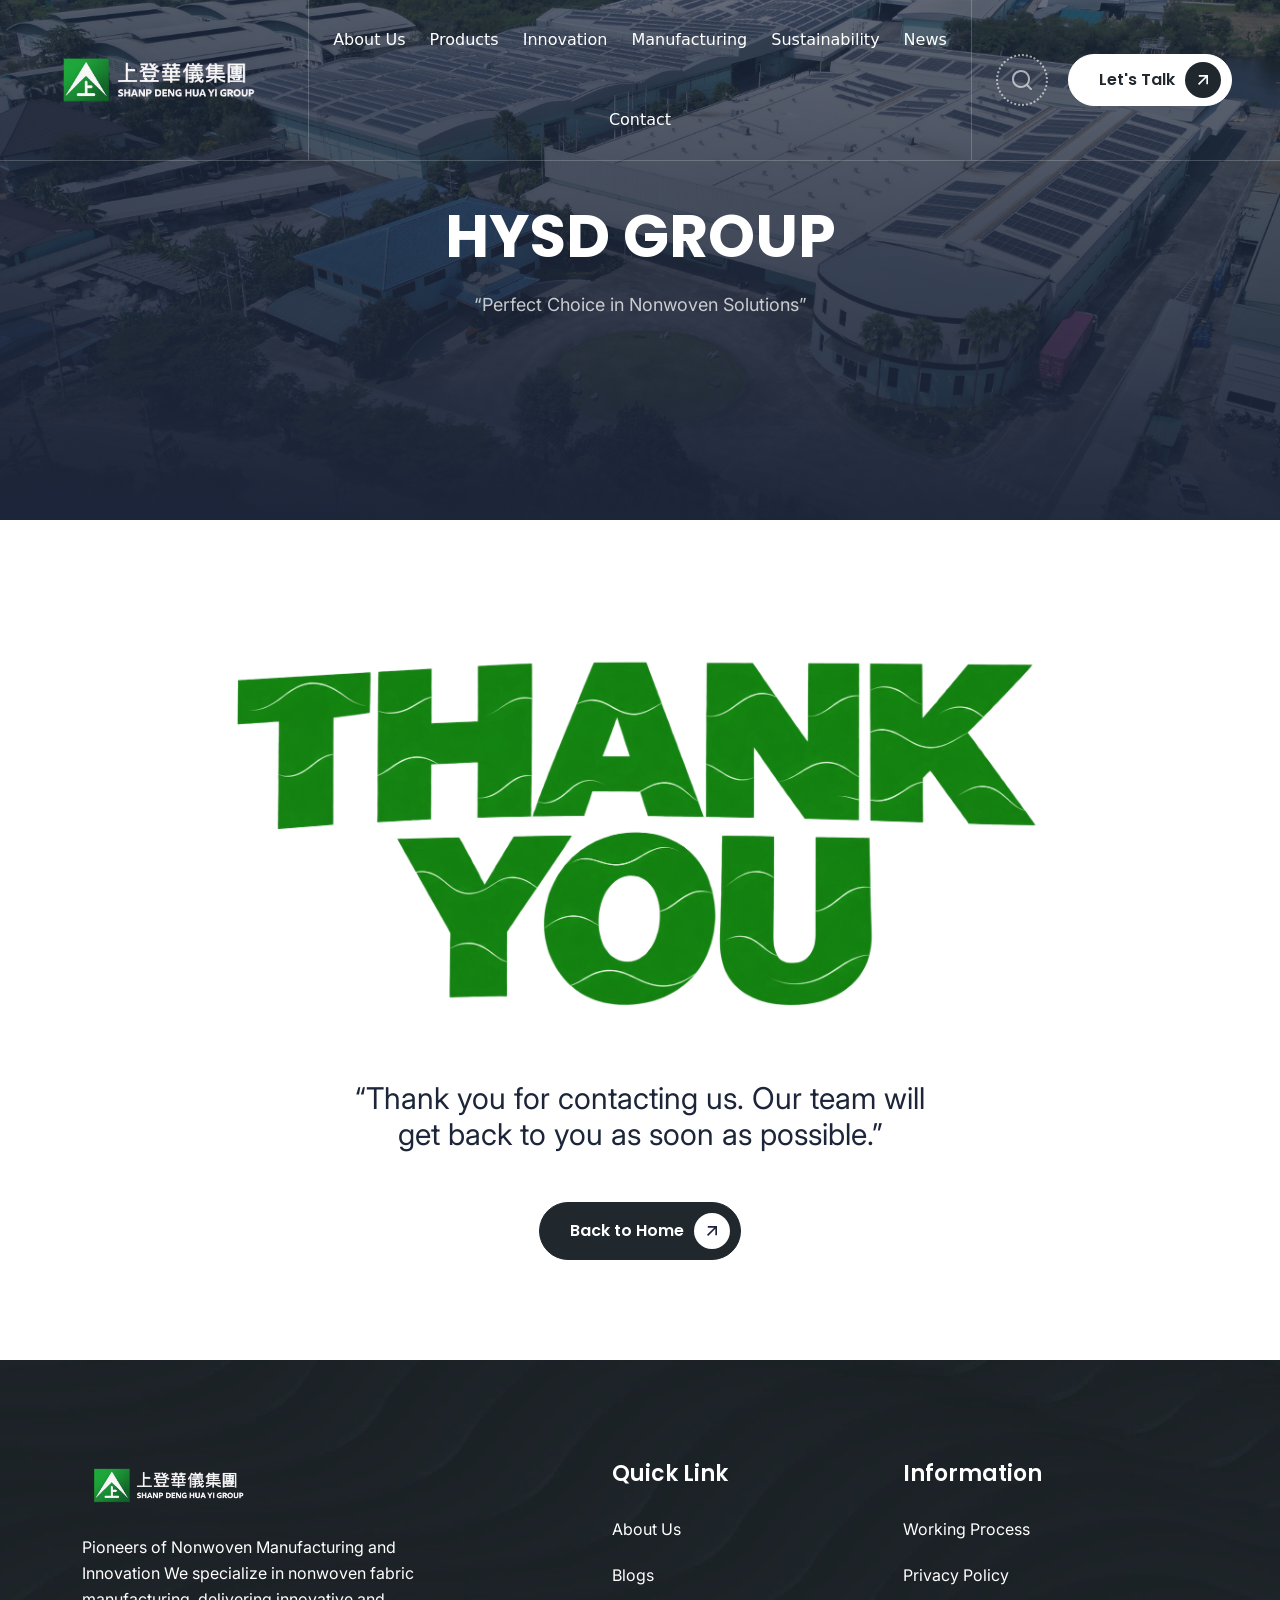
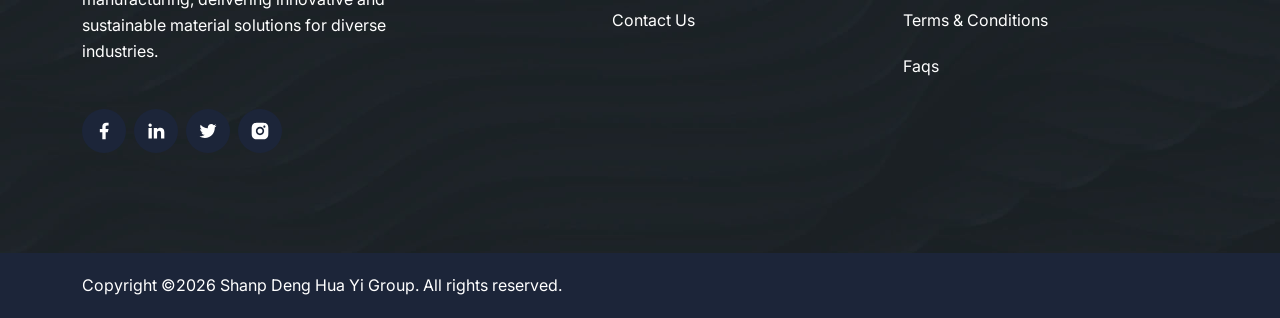
<file: sendMailComplete.html>
<!doctype html>
<html lang="en" class="no-js">

<head>
  <title>Nonwoven manufacturer in Southeast Asia | HYSD Group</title>
  <link rel="shortcut icon" href="assets/img/loggoIcon.jpg" type="image/x-icon">

  <!-- meta tags -->
  <meta charset="utf-8">
  <meta http-equiv="X-UA-Compatible" content="IE=edge">
  <meta name="viewport" content="width=device-width, initial-scale=1, shrink-to-fit=no">
  <meta name="view-transition" content="same-origin">
  <meta name="theme-color" content="Red">
  <meta property="og:site_name" content="Consulo">
  <meta property="og:url" content="https://web.facebook.com">
  <meta property="og:title" content="HYSD Group - Leading Nonwoven Manufacturer in Southeast Asia">
  <meta property="og:description"
    content="HYSD Group delivers high-quality nonwoven solutions for industrial and consumer applications across Southeast Asia.">
  <meta name="description"
    content="HYSD Group is a trusted nonwoven manufacturer in Southeast Asia, providing sustainable products and innovative solutions for businesses worldwide.">


  <!-- fonts -->
  <link rel="preconnect" href="https://fonts.googleapis.com">
  <link rel="preconnect" href="https://fonts.gstatic.com" crossorigin>
  <link
    href="https://fonts.googleapis.com/css2?family=Inter:ital,opsz,wght@0,14..32,100..900;1,14..32,100..900&family=Poppins:ital,wght@0,100;0,200;0,300;0,400;0,500;0,600;0,700;0,800;0,900;1,100;1,200;1,300;1,400;1,500;1,600;1,700;1,800;1,900&display=swap"
    rel="stylesheet">

  <!-- all css -->
  <link rel="stylesheet" href="assets/css/vendor.css">
  <style>
    :root {
      /* Typography */
      --font-body--family: "Inter", sans-serif;
      --font-body--style: normal;
      --font-body--weight: 400;

      --font-heading--family: "Poppins", sans-serif;
      --font-heading--style: normal;
      --font-heading--weight: 600;

      --font-button--family: "Poppins", sans-serif;
      --font-button--style: normal;
      --font-button--weight: 600;

      /* h1-h6 */
      --font-h1--size: 60px;
      --font-h2--size: 48px;
      --font-h3--size: 36px;
      --font-h4--size: 24px;
      --font-h5--size: 20px;
      --font-h6--size: 16px;

      /* header nav */
      --font-nav-main: 16px;

      /* Colors */
      --color-background: rgba(255, 255, 255, 1);
      --color-foreground: rgba(28, 37, 57, 1);
      --color-foreground-heading: rgba(28, 37, 57, 1);
      --color-foreground-subheading: rgba(93, 102, 111, 1);
      --color-background-subheading: rgba(255, 255, 255, 0.1);
      --color-border-subheading-bg: rgba(32, 40, 45, 0.1);
      --color-primary: rgba(28, 37, 57, 1);
      --color-primary-background: rgba(28, 37, 57, 1);
      --color-primary-hover: rgba(28, 37, 57, 1);
      --color-primary-background-hover: rgba(28, 37, 57, 1);
      --color-border: rgba(255, 255, 255, 0.3);
      --color-border-hover: rgba(93, 102, 111, 0.5);
      --color-shadow: rgba(0, 0, 0, 1);
      --color-overlay: rgba(28, 37, 57, 0.6);

      /* Buttons */
      --font-button-size: 16px;
      --font-button-size-mobile: 16px;
      --style-button-height: 56px;
      --style-button-height-mobile: 48px;
      --style-button-slim-height: 52px;
      --style-button-slim-height-mobile: 40px;
      --style-cta-underline-offset: 5px;
      --style-cta-underline-thickness: 1px;

      /* Colors - Primary Button */
      --color-primary-button-text: rgba(255, 255, 255, 1);
      --color-primary-button-background: rgba(32, 40, 45, 1);
      --color-primary-button-border: rgba(32, 40, 45, 1);
      --color-primary-button-icon: rgba(28, 37, 57, 1);
      --color-primary-button-icon-background: rgba(255, 255, 255, 1);

      --color-primary-button-hover-text: rgba(32, 40, 45, 1);
      --color-primary-button-hover-background: rgba(255, 255, 255, 1);
      --color-primary-button-hover-border: rgba(32, 40, 45, 1);
      --color-primary-button-hover-icon: rgba(255, 255, 255, 1);
      --color-primary-button-hover-icon-background: rgba(28, 37, 57, 1);

      /* Colors - Secondary Button */
      --color-secondary-button-text: rgba(32, 40, 45, 1);
      --color-secondary-button-background: rgba(255, 255, 255, 1);
      --color-secondary-button-border: rgba(255, 255, 255, 1);
      --color-secondary-button-icon: rgba(255, 255, 255, 1);
      --color-secondary-button-icon-background: rgba(32, 40, 45, 1);

      --color-secondary-button-hover-text: rgba(255, 255, 255, 1);
      --color-secondary-button-hover-background: rgba(32, 40, 45, 1);
      --color-secondary-button-hover-border: rgba(32, 40, 45, 1);
      --color-secondary-button-hover-icon: rgba(28, 37, 57, 1);
      --color-secondary-button-hover-icon-background: rgba(255, 255, 255, 1);

      /* Colors - Input */
      --color-input-background: rgba(255, 255, 255, 1);
      --color-input-text: rgba(93, 102, 111, 1);
      --color-input-border: rgba(93, 102, 111, 0.2);
      --color-input-hover-background: rgba(255, 255, 255, 1);
      --color-input-hover-text: rgba(93, 102, 111, 1);
      --color-input-hover-border: rgba(93, 102, 111, 0.2);

      /* Borders */
      --style-border-width-buttons-primary: 1px;
      --style-border-width-buttons-secondary: 1px;
      --style-border-radius-buttons-primary: 40px;
      --style-border-radius-buttons-secondary: 40px;

      --style-border-width-inputs: 1px;
      --style-border-radius-inputs: 8px;
      --style-border-width: 1px;

      /* Focus */
      --focus-outline-width: 1px;
      --focus-outline-offset: 3px;

      /* Pagination */
      --style-pagination-border-width: 1px;
      --pagination-item-foreground: rgba(28, 37, 57, 1);
      --pagination-item-background: rgba(242, 242, 242, 1);
      --pagination-item-border: rgba(242, 242, 242, 1);
      --pagination-item-active-foreground: rgba(255, 255, 255, 1);
      --pagination-item-active-background: rgba(28, 37, 57, 1);
      --pagination-item-active-border: rgba(28, 37, 57, 1);

      /* Swiper */
      --swiper-navigation-size: 16px;
      --swiper-navigation-color: rgba(255, 255, 255, 1);
      --swiper-navigation-background-color: transparent;
      --swiper-navigation-hover-color: rgba(255, 255, 255, 1);
      --swiper-navigation-hover-background-color: rgba(255, 255, 255, 0.15);
      --swiper-pagination-bullet-inactive-color: rgba(242, 242, 242);
      --swiper-pagination-color: rgba(28, 37, 57, 1);
      --swiper-pagination-bullet-inactive-opacity: 1;
    }

    @media (max-width: 767px) {
      :root {
        --font-h1--size: 48px;
        --font-h2--size: 40px;
        --font-h3--size: 28px;
        --font-h4--size: 20px;
        --font-h5--size: 18px;
      }
    }
  </style>
  <link rel="stylesheet" href="assets/css/style.css">
</head>

<body>
  <!-- Header 1 -->
  <sticky-header data-sticky-type="always">
    <header class="header-1 header-floating">
      <div class="container-fluid">
        <div class="header-grid">
          <a class="header-logo" href="index.html" aria-label="Consulo">
            <img src="assets/img/huayi-white.png" alt="Consulo Logo" width="189" height="32">
          </a>
          <drawer-menu>
            <nav class="header-nav drawer-menu">
              <div class="d-lg-none header-nav-headings">
                <a class="header-logo" href="index.html" aria-label="Consulo">
                  <img src="assets/img/LogoHuayi.png" alt="Consulo Logo" width="189" height="32" loading="lazy">
                </a>
                <drawer-opener class="svg-wrapper menu-close" data-drawer=".drawer-menu">
                  <svg width="30px" height="30px" viewBox="0 0 24 24" fill="none" xmlns="http://www.w3.org/2000/svg">
                    <path
                      d="M8.00386 9.41816C7.61333 9.02763 7.61334 8.39447 8.00386 8.00395C8.39438 7.61342 9.02755 7.61342 9.41807 8.00395L12.0057 10.5916L14.5907 8.00657C14.9813 7.61605 15.6144 7.61605 16.0049 8.00657C16.3955 8.3971 16.3955 9.03026 16.0049 9.42079L13.4199 12.0058L16.0039 14.5897C16.3944 14.9803 16.3944 15.6134 16.0039 16.0039C15.6133 16.3945 14.9802 16.3945 14.5896 16.0039L12.0057 13.42L9.42097 16.0048C9.03045 16.3953 8.39728 16.3953 8.00676 16.0048C7.61624 15.6142 7.61624 14.9811 8.00676 14.5905L10.5915 12.0058L8.00386 9.41816Z"
                      fill="currentColor" />
                    <path fill-rule="evenodd" clip-rule="evenodd"
                      d="M23 12C23 18.0751 18.0751 23 12 23C5.92487 23 1 18.0751 1 12C1 5.92487 5.92487 1 12 1C18.0751 1 23 5.92487 23 12ZM3.00683 12C3.00683 16.9668 7.03321 20.9932 12 20.9932C16.9668 20.9932 20.9932 16.9668 20.9932 12C20.9932 7.03321 16.9668 3.00683 12 3.00683C7.03321 3.00683 3.00683 7.03321 3.00683 12Z"
                      fill="currentColor" />
                  </svg>
                </drawer-opener>
              </div>
              <ul class="header-menu list-unstyled">
                <li class="nav-item">
                  <a class="menu-link menu-link-main" href="about.html">
                    About Us
                  </a>
                </li>
                <li class="nav-item">
                  <a class="menu-link menu-link-main" href="project.html">
                    Products
                  </a>
                </li>
                <li class="nav-item">
                  <a class="menu-link menu-link-main" href="#">
                    Innovation
                  </a>
                </li>
                <li class="nav-item">
                  <a class="menu-link menu-link-main" href="#">
                    Manufacturing
                  </a>
                </li>
                <li class="nav-item">
                  <a class="menu-link menu-link-main" href="#">
                    Sustainability
                  </a>
                </li>
                <!-- <li class="nav-item nav-item-static">
                  <a class="menu-link menu-link-main menu-accrodion" href="services.html">
                    Services
                    <svg width="10" height="5" viewBox="0 0 10 5" fill="none" xmlns="http://www.w3.org/2000/svg">
                      <path d="M5 5L0 0H10L5 5Z" fill="currentColor" />
                    </svg>
                  </a>
                  <div class="header-megamenu header-submenu menu-absolute submenu-color">
                    <ul class="list-unstyled">
                      <li class="nav-item">
                        <a class="menu-link heading fw-300" href="blog.html">
                          WHY CONSULO
                        </a>
                        <ul class="reset-submenu list-unstyled submenu-color">
                          <li class="nav-item">
                            <a class="menu-link" href="services.html">
                              <div class="heading text-20 fw-600">
                                Become a Partner
                              </div>
                              <div class="text text-14">
                                Links customers with trusted Partners who help
                                them realize greater value—faster—through
                                Consulo.
                              </div>
                            </a>
                          </li>
                          <li class="nav-item">
                            <a class="menu-link" href="project.html">
                              <div class="heading text-20 fw-600">
                                Project
                              </div>
                              <div class="text text-14">
                                Hundreds of emerging brands thrive with
                                Consulo. Discover their journeys.
                              </div>
                            </a>
                          </li>
                        </ul>
                      </li>
                      <li class="nav-item">
                        <a class="menu-link heading fw-300" href="blog.html">
                          FEATURED CASE STUDY
                        </a>
                        <ul class="reset-submenu list-unstyled submenu-color">
                          <li class="nav-item">
                            <a class="menu-link megamenu-image-wrap" href="blog.html">
                              <picture>
                                <source media="(max-width: 575px)" srcset="assets/img/menu/575.jpg">
                                <img src="assets/img/menu/1.jpg" width="1000" height="668" loading="lazy"
                                  alt="Hero Image">
                              </picture>
                              <div class="content">
                                <div class="heading text-20 fw-600">
                                  <div class="heading text-20 fw-600">
                                    Consulo Subscriptions
                                  </div>
                                  <div class="text text-14">
                                    Hundreds of emerging brands thrive with
                                    Consulo. Discover their journeys.
                                  </div>
                                </div>
                                <div class="button button--primary">
                                  <span class="svg-wrapper">
                                    <svg class="icon-20" width="20" height="20" viewBox="0 0 20 20" fill="none"
                                      xmlns="http://www.w3.org/2000/svg">
                                      <path
                                        d="M13.3365 7.84518L6.16435 15.0173L4.98584 13.8388L12.158 6.66667H5.83652V5H15.0032V14.1667H13.3365V7.84518Z"
                                        fill="currentColor"></path>
                                    </svg>
                                  </span>
                                </div>
                              </div>
                            </a>
                          </li>
                        </ul>
                      </li>
                      <li class="nav-item megamenu-links">
                        <a class="menu-link text-14 fw-300" href="contact.html">
                          <svg class="icon-18" width="20px" height="20px" viewBox="0 0 24 24" fill="none"
                            xmlns="http://www.w3.org/2000/svg">
                            <path
                              d="M12 22C17.5228 22 22 17.5228 22 12C22 6.47715 17.5228 2 12 2C6.47715 2 2 6.47715 2 12C2 13.5997 2.37562 15.1116 3.04346 16.4525C3.22094 16.8088 3.28001 17.2161 3.17712 17.6006L2.58151 19.8267C2.32295 20.793 3.20701 21.677 4.17335 21.4185L6.39939 20.8229C6.78393 20.72 7.19121 20.7791 7.54753 20.9565C8.88837 21.6244 10.4003 22 12 22Z"
                              stroke="currentColor" stroke-width="1.5" />
                            <path opacity="0.5" d="M8 10.5H16" stroke="currentColor" stroke-width="1.5"
                              stroke-linecap="round" />
                            <path opacity="0.5" d="M8 14H13.5" stroke="currentColor" stroke-width="1.5"
                              stroke-linecap="round" />
                          </svg>
                          Contact Sales
                        </a>
                        <a class="menu-link text-14 fw-300" href="project-details.html">
                          <svg class="icon-18" width="20px" height="20px" viewBox="0 0 24 24" fill="none"
                            xmlns="http://www.w3.org/2000/svg">
                            <circle cx="12" cy="12" r="10" stroke="currentColor" stroke-width="1.5" />
                            <path
                              d="M15.4137 10.941C16.1954 11.4026 16.1954 12.5974 15.4137 13.059L10.6935 15.8458C9.93371 16.2944 9 15.7105 9 14.7868L9 9.21316C9 8.28947 9.93371 7.70561 10.6935 8.15419L15.4137 10.941Z"
                              stroke="currentColor" stroke-width="1.5" />
                          </svg>
                          Watch Demo
                        </a>
                        <a class="menu-link text-14 fw-300" href="team.html">
                          <svg class="icon-18" width="20px" height="20px" viewBox="0 0 24 24" fill="none"
                            xmlns="http://www.w3.org/2000/svg">
                            <circle cx="9" cy="9" r="2" stroke="currentColor" stroke-width="1.5" />
                            <path
                              d="M13 15C13 16.1046 13 17 9 17C5 17 5 16.1046 5 15C5 13.8954 6.79086 13 9 13C11.2091 13 13 13.8954 13 15Z"
                              stroke="currentColor" stroke-width="1.5" />
                            <path
                              d="M22 12C22 15.7712 22 17.6569 20.8284 18.8284C19.6569 20 17.7712 20 14 20H10C6.22876 20 4.34315 20 3.17157 18.8284C2 17.6569 2 15.7712 2 12C2 8.22876 2 6.34315 3.17157 5.17157C4.34315 4 6.22876 4 10 4H14C17.7712 4 19.6569 4 20.8284 5.17157C21.298 5.64118 21.5794 6.2255 21.748 7"
                              stroke="currentColor" stroke-width="1.5" stroke-linecap="round" />
                            <path d="M19 12H15" stroke="currentColor" stroke-width="1.5" stroke-linecap="round" />
                            <path d="M19 9H14" stroke="currentColor" stroke-width="1.5" stroke-linecap="round" />
                            <path d="M19 15H16" stroke="currentColor" stroke-width="1.5" stroke-linecap="round" />
                          </svg>
                          Webinars
                        </a>
                      </li>
                    </ul>
                  </div>
                </li> -->
                <li class="nav-item">
                  <a class="menu-link menu-link-main menu-accrodion" href="blog.html">
                    News
                  </a>
                </li>
                <li class="nav-item">
                  <a class="menu-link menu-link-main" href="contact.html">
                    Contact
                  </a>
                </li>
              </ul>
            </nav>
          </drawer-menu>
          <div class="header-actions d-flex align-items-center">
            <drawer-opener class="header-search search-open svg-wrapper" data-drawer=".modal-search">
              <svg width="24" height="24" viewBox="0 0 24 24" fill="none" xmlns="http://www.w3.org/2000/svg">
                <path
                  d="M21.7104 20.2875L18.0004 16.6075C19.4405 14.8119 20.1379 12.5328 19.9492 10.2388C19.7605 7.94476 18.7001 5.81025 16.9859 4.27411C15.2718 2.73797 13.0342 1.91697 10.7333 1.97993C8.43243 2.04289 6.24311 2.98502 4.61553 4.6126C2.98795 6.24018 2.04582 8.4295 1.98286 10.7304C1.9199 13.0313 2.7409 15.2688 4.27704 16.983C5.81318 18.6971 7.94769 19.7576 10.2417 19.9463C12.5357 20.135 14.8148 19.4376 16.6104 17.9975L20.2904 21.6775C20.3834 21.7712 20.494 21.8456 20.6158 21.8964C20.7377 21.9471 20.8684 21.9733 21.0004 21.9733C21.1324 21.9733 21.2631 21.9471 21.385 21.8964C21.5068 21.8456 21.6174 21.7712 21.7104 21.6775C21.8906 21.491 21.9914 21.2418 21.9914 20.9825C21.9914 20.7231 21.8906 20.4739 21.7104 20.2875ZM11.0004 17.9975C9.61592 17.9975 8.26255 17.5869 7.1114 16.8178C5.96026 16.0486 5.06305 14.9553 4.53324 13.6762C4.00342 12.3972 3.8648 10.9897 4.1349 9.63183C4.40499 8.27396 5.07168 7.02668 6.05065 6.04772C7.02961 5.06875 8.27689 4.40206 9.63476 4.13197C10.9926 3.86187 12.4001 4.00049 13.6792 4.53031C14.9583 5.06012 16.0515 5.95733 16.8207 7.10847C17.5899 8.25962 18.0004 9.61299 18.0004 10.9975C18.0004 12.854 17.2629 14.6345 15.9501 15.9472C14.6374 17.26 12.8569 17.9975 11.0004 17.9975Z"
                  fill="currentColor" fill-opacity="1" />
              </svg>
            </drawer-opener>

            <modal-search class="theme-modal modal-search">
              <div class="modal-container">
                <div class="modal-header">
                  <drawer-opener class="svg-wrapper search-close" data-drawer=".modal-search">
                    <svg width="30px" height="30px" viewBox="0 0 24 24" fill="none" xmlns="http://www.w3.org/2000/svg">
                      <path
                        d="M8.00386 9.41816C7.61333 9.02763 7.61334 8.39447 8.00386 8.00395C8.39438 7.61342 9.02755 7.61342 9.41807 8.00395L12.0057 10.5916L14.5907 8.00657C14.9813 7.61605 15.6144 7.61605 16.0049 8.00657C16.3955 8.3971 16.3955 9.03026 16.0049 9.42079L13.4199 12.0058L16.0039 14.5897C16.3944 14.9803 16.3944 15.6134 16.0039 16.0039C15.6133 16.3945 14.9802 16.3945 14.5896 16.0039L12.0057 13.42L9.42097 16.0048C9.03045 16.3953 8.39728 16.3953 8.00676 16.0048C7.61624 15.6142 7.61624 14.9811 8.00676 14.5905L10.5915 12.0058L8.00386 9.41816Z"
                        fill="currentColor" />
                      <path fill-rule="evenodd" clip-rule="evenodd"
                        d="M23 12C23 18.0751 18.0751 23 12 23C5.92487 23 1 18.0751 1 12C1 5.92487 5.92487 1 12 1C18.0751 1 23 5.92487 23 12ZM3.00683 12C3.00683 16.9668 7.03321 20.9932 12 20.9932C16.9668 20.9932 20.9932 16.9668 20.9932 12C20.9932 7.03321 16.9668 3.00683 12 3.00683C7.03321 3.00683 3.00683 7.03321 3.00683 12Z"
                        fill="currentColor" />
                    </svg>
                  </drawer-opener>
                </div>
                <div class="modal-main d-flex align-items-center justify-content-center">
                  <form action="index.html#"
                    class="form-search d-flex align-items-center justify-content-center flex-wrap">
                    <label for="Search" class="text text-30"> Search </label>
                    <input type="text" placeholder="What are you looking for?" name="search" id="Search"
                      class="text text-16" autocomplete="off">
                    <button class="button button--primary" type="submit" aria-label="Search">
                      <span class="svg-wrapper">
                        <svg width="24" height="24" viewBox="0 0 24 24" fill="none" xmlns="http://www.w3.org/2000/svg">
                          <path
                            d="M21.7104 20.2875L18.0004 16.6075C19.4405 14.8119 20.1379 12.5328 19.9492 10.2388C19.7605 7.94476 18.7001 5.81025 16.9859 4.27411C15.2718 2.73797 13.0342 1.91697 10.7333 1.97993C8.43243 2.04289 6.24311 2.98502 4.61553 4.6126C2.98795 6.24018 2.04582 8.4295 1.98286 10.7304C1.9199 13.0313 2.7409 15.2688 4.27704 16.983C5.81318 18.6971 7.94769 19.7576 10.2417 19.9463C12.5357 20.135 14.8148 19.4376 16.6104 17.9975L20.2904 21.6775C20.3834 21.7712 20.494 21.8456 20.6158 21.8964C20.7377 21.9471 20.8684 21.9733 21.0004 21.9733C21.1324 21.9733 21.2631 21.9471 21.385 21.8964C21.5068 21.8456 21.6174 21.7712 21.7104 21.6775C21.8906 21.491 21.9914 21.2418 21.9914 20.9825C21.9914 20.7231 21.8906 20.4739 21.7104 20.2875ZM11.0004 17.9975C9.61592 17.9975 8.26255 17.5869 7.1114 16.8178C5.96026 16.0486 5.06305 14.9553 4.53324 13.6762C4.00342 12.3972 3.8648 10.9897 4.1349 9.63183C4.40499 8.27396 5.07168 7.02668 6.05065 6.04772C7.02961 5.06875 8.27689 4.40206 9.63476 4.13197C10.9926 3.86187 12.4001 4.00049 13.6792 4.53031C14.9583 5.06012 16.0515 5.95733 16.8207 7.10847C17.5899 8.25962 18.0004 9.61299 18.0004 10.9975C18.0004 12.854 17.2629 14.6345 15.9501 15.9472C14.6374 17.26 12.8569 17.9975 11.0004 17.9975Z"
                            fill="currentColor" fill-opacity="1" />
                        </svg>
                      </span>
                    </button>
                  </form>
                </div>
              </div>
            </modal-search>

            <div class="header-separator">
              <svg width="11" height="53" viewBox="0 0 11 53" fill="none" xmlns="http://www.w3.org/2000/svg">
                <line x1="10.5" x2="10.5" y2="53" stroke="currentColor" stroke-opacity="0.7" />
                <line x1="0.5" y1="12" x2="0.5" y2="42" stroke="currentColor" stroke-opacity="0.3" />
              </svg>
            </div>
            <a href="contact.html" aria-label="contact us"
              class="button button--secondary button--slim d-none d-lg-inline-flex">
              Let's Talk
              <span class="svg-wrapper">
                <svg class="icon-20" width="20" height="20" viewBox="0 0 20 20" fill="none"
                  xmlns="http://www.w3.org/2000/svg">
                  <path
                    d="M13.3365 7.84518L6.16435 15.0173L4.98584 13.8388L12.158 6.66667H5.83652V5H15.0032V14.1667H13.3365V7.84518Z"
                    fill="currentColor"></path>
                </svg>
              </span>
            </a>
            <drawer-opener class="svg-wrapper menu-open d-lg-none" data-drawer=".drawer-menu">
              <svg width="52" height="52" viewBox="0 0 52 52" fill="none" xmlns="http://www.w3.org/2000/svg">
                <circle cx="26" cy="26" r="25.5" fill="white" stroke="currentColor" />
                <path
                  d="M32.5 18.2857C32.5 17.5757 31.9179 17 31.2 17H14.3C13.5821 17 13 17.5757 13 18.2857C13 18.9958 13.5821 19.5714 14.3 19.5714H31.2C31.9179 19.5714 32.5 18.9957 32.5 18.2857ZM14.3 24.7143H37.7C38.4179 24.7143 39 25.29 39 26C39 26.7101 38.4179 27.2857 37.7 27.2857H14.3C13.5821 27.2857 13 26.7101 13 26C13 25.29 13.5821 24.7143 14.3 24.7143ZM14.3 32.4286H26C26.7179 32.4286 27.3 33.0042 27.3 33.7143C27.3 34.4243 26.7179 35 26 35H14.3C13.5821 35 13 34.4243 13 33.7143C13 33.0042 13.5821 32.4286 14.3 32.4286Z"
                  fill="currentColor" />
              </svg>
            </drawer-opener>
          </div>
        </div>
      </div>
    </header>
  </sticky-header>
  <!-- Main -->
  <main>
    <!-- Page Banner -->
    <div class="page-banner overlay">
      <picture class="media media-bg">
        <source media="(max-width: 575px)" srcset="assets/img/banner/page-banner-575.jpg" />
        <source media="(max-width: 991px)" srcset="assets/img/banner/page-banner-991.jpg" />
        <img src="assets/img/BannersHuayi/dji_fly_20221025_104928_663_1666671111349_photo.JPG" width="1920" height="520" loading="eager"
          alt="Page Banner Image" />
      </picture>
      <div class="page-banner-content">
        <div class="container text-center">
          <h1 class="heading text-80 fw-700" data-aos="fade-up">
            HYSD GROUP
          </h1>
          <ul class="breadcrumb list-unstyled" data-aos="fade-up" data-aos-delay="100">
            <li>
              <a href="index.html" class="text text-18" aria-label="Home Page">
                “Perfect Choice in Nonwoven Solutions”
              </a>
            </li>
          </ul>
        </div>
      </div>
    </div>

    <!-- 404 Section -->
    <div class="section-error section-padding">
      <div class="container">
        <div class="section-headings text-center">
          <div class="error-media" data-aos="zoom-in-up">
            <img src="assets/img/thanks.png" alt="thank you image" style="height: 420px;" loading="lazy" />
          </div>

          <p class="text text-30" data-aos="fade-up">
            “Thank you for contacting us. Our team will get back to you as soon as possible.”
          </p>

          <div class="buttons" data-aos="fade-up">
            <a href="index.html" class="button button--primary" aria-label="Back to Home">
              Back to Home
              <span class="svg-wrapper">
                <svg class="icon-20" width="20" height="20" viewBox="0 0 20 20" fill="none"
                  xmlns="http://www.w3.org/2000/svg">
                  <path
                    d="M13.3365 7.84518L6.16435 15.0173L4.98584 13.8388L12.158 6.66667H5.83652V5H15.0032V14.1667H13.3365V7.84518Z"
                    fill="CurrentColor" />
                </svg>
              </span>
            </a>
          </div>
        </div>
      </div>
    </div>
  </main>

    <!-- Footer -->
  <footer >
    <!-- Footer Main -->
    <div class="footer-main bg-contain" style="background-image: url(assets/img/footer/footer-bg-large.jpg)">
      <div class="footer-top">
        <div class="container">
          <div class="row footer-custom-row">
            <div class="col-12 col-md-6">
              <div class="footer-widget footer-widget-brand">
                <a class="footer-logo" href="index.html" aria-label="Consulo Logo">
                  <img src="assets/img/huayi-white.png" alt="Consulo Logo" width="189" height="32" loading="lazy">
                </a>
                <p class="text text-16">
                  Pioneers of Nonwoven Manufacturing and Innovation
                  We specialize in nonwoven fabric manufacturing, delivering innovative and sustainable material
                  solutions for diverse industries.<br>

                </p>
                <ul class="social-icons list-unstyled">
                  <li>
                    <a class="social-link text" href="https://web.facebook.com">
                      <svg width="10" height="18" viewBox="0 0 10 18" fill="none" xmlns="http://www.w3.org/2000/svg">
                        <path
                          d="M6.66634 10.2552H8.74967L9.58301 6.92188H6.66634V5.25521C6.66634 4.39739 6.66634 3.58854 8.33301 3.58854H9.58301V0.788625C9.31159 0.752583 8.28551 0.671875 7.20209 0.671875C4.94001 0.671875 3.33301 2.05259 3.33301 4.5883V6.92188H0.833008V10.2552H3.33301V17.3385H6.66634V10.2552Z"
                          fill="currentColor" />
                      </svg>
                      <span class="visually-hidden">Facebook</span>
                    </a>
                  </li>
                  <li>
                    <a class="social-link text" href="https://www.linkedin.com/">
                      <svg width="17" height="16" viewBox="0 0 17 16" fill="none" xmlns="http://www.w3.org/2000/svg">
                        <path
                          d="M3.78357 2.16742C3.78326 2.84601 3.37157 3.45666 2.74262 3.71142C2.11367 3.96619 1.39306 3.81419 0.920587 3.32711C0.448112 2.84001 0.318129 2.11511 0.59192 1.49421C0.86572 0.873305 1.48862 0.480397 2.1669 0.500755C3.0678 0.527797 3.78398 1.26612 3.78357 2.16742ZM3.83357 5.06742H0.500237V15.5007H3.83357V5.06742ZM9.10025 5.06742H5.78357V15.5007H9.06692V10.0257C9.06692 6.97573 13.0419 6.6924 13.0419 10.0257V15.5007H16.3336V8.8924C16.3336 3.75075 10.4503 3.94242 9.06692 6.4674L9.10025 5.06742Z"
                          fill="currentColor" />
                      </svg>
                      <span class="visually-hidden">Linkedin</span>
                    </a>
                  </li>
                  <li>
                    <a class="social-link text" href="https://x.com/">
                      <svg width="18" height="14" viewBox="0 0 18 14" fill="none" xmlns="http://www.w3.org/2000/svg">
                        <path
                          d="M17.5104 1.71289C16.8743 1.9943 16.1996 2.17914 15.5088 2.26127C16.2366 1.82561 16.7812 1.14026 17.0411 0.332886C16.3573 0.739186 15.6088 1.02515 14.8282 1.17835C14.1693 0.475394 13.2483 0.0770356 12.2848 0.0781272C10.3605 0.0781272 8.79975 1.63835 8.79975 3.56354C8.79975 3.83666 8.83109 4.10153 8.88967 4.35709C5.99206 4.21121 3.42506 2.82455 1.70565 0.715686C1.39608 1.24757 1.23338 1.85216 1.2342 2.46757C1.2342 3.67667 1.84967 4.74388 2.78458 5.36868C2.23115 5.35118 1.6899 5.20171 1.20599 4.93262C1.20545 4.94726 1.20545 4.9619 1.20545 4.97574C1.20545 6.66484 2.40683 8.07384 4.00166 8.39376C3.70234 8.47476 3.3936 8.51568 3.08352 8.51543C2.85831 8.51543 2.63976 8.49468 2.42733 8.45393C2.8711 9.83826 4.15739 10.8461 5.683 10.8738C4.44845 11.8427 2.92391 12.3683 1.35453 12.3661C1.07677 12.3663 0.799246 12.3499 0.523438 12.3171C2.1167 13.3413 3.97127 13.8849 5.86535 13.8829C12.2763 13.8829 15.7817 8.57243 15.7817 3.9671C15.7817 3.81643 15.778 3.66523 15.7713 3.51615C16.4536 3.02322 17.0425 2.41257 17.5104 1.71289Z"
                          fill="currentColor" />
                      </svg>
                      <span class="visually-hidden">Twitter</span>
                    </a>
                  </li>
                  <li>
                    <a class="social-link text" href="https://www.instagram.com/">
                      <svg width="18" height="18" viewBox="0 0 18 18" fill="none" xmlns="http://www.w3.org/2000/svg">
                        <path
                          d="M9.85724 0.671875C10.7951 0.673425 11.2703 0.678392 11.681 0.690617L11.8427 0.6959C12.0296 0.702542 12.2139 0.710875 12.4362 0.721292C13.3229 0.762267 13.9278 0.902542 14.4591 1.10879C15.0083 1.3206 15.4722 1.60671 15.9354 2.06991C16.3979 2.5331 16.6841 2.99837 16.8966 3.54629C17.1021 4.07685 17.2424 4.68241 17.2841 5.56921C17.294 5.79143 17.302 5.97577 17.3086 6.16263L17.3138 6.32437C17.326 6.73499 17.3316 7.21032 17.3333 8.14818L17.334 8.76952C17.3341 8.84543 17.3341 8.92377 17.3341 9.0046L17.334 9.23968L17.3335 9.8611C17.3319 10.7989 17.327 11.2743 17.3147 11.6848L17.3094 11.8466C17.3028 12.0335 17.2945 12.2178 17.2841 12.44C17.2431 13.3268 17.1021 13.9317 16.8966 14.4629C16.6847 15.0123 16.3979 15.4762 15.9354 15.9393C15.4722 16.4018 15.0062 16.6879 14.4591 16.9004C13.9278 17.106 13.3229 17.2463 12.4362 17.2879C12.2139 17.2978 12.0296 17.3059 11.8427 17.3124L11.681 17.3177C11.2703 17.3299 10.7951 17.3354 9.85724 17.3373L9.23582 17.3379C9.1599 17.3379 9.08157 17.3379 9.00074 17.3379H8.76565L8.14424 17.3373C7.2064 17.3358 6.73109 17.3309 6.32046 17.3186L6.15873 17.3134C5.97185 17.3067 5.78752 17.2983 5.5653 17.2879C4.67849 17.247 4.07433 17.106 3.54239 16.9004C2.99377 16.6887 2.52919 16.4018 2.06599 15.9393C1.6028 15.4762 1.31739 15.0102 1.10489 14.4629C0.898636 13.9317 0.759052 13.3268 0.717386 12.44C0.707486 12.2178 0.69941 12.0335 0.692869 11.8466L0.687627 11.6848C0.675435 11.2743 0.669877 10.7989 0.668077 9.8611L0.667969 8.14818C0.669519 7.21032 0.674477 6.73499 0.686702 6.32437L0.691994 6.16263C0.698635 5.97577 0.706969 5.79143 0.717386 5.56921C0.758352 4.68171 0.898636 4.07754 1.10489 3.54629C1.31669 2.99768 1.6028 2.5331 2.06599 2.06991C2.52919 1.60671 2.99447 1.32129 3.54239 1.10879C4.07364 0.902542 4.6778 0.762958 5.5653 0.721292C5.78752 0.7114 5.97185 0.703325 6.15873 0.696783L6.32046 0.691542C6.73109 0.679342 7.2064 0.673783 8.14424 0.671983L9.85724 0.671875ZM9.00074 4.83796C6.6983 4.83796 4.83405 6.70423 4.83405 9.0046C4.83405 11.307 6.70033 13.1713 9.00074 13.1713C11.3032 13.1713 13.1674 11.305 13.1674 9.0046C13.1674 6.70221 11.3011 4.83796 9.00074 4.83796ZM9.00074 6.50462C10.3815 6.50462 11.5007 7.62352 11.5007 9.0046C11.5007 10.3853 10.3818 11.5046 9.00074 11.5046C7.61999 11.5046 6.50072 10.3858 6.50072 9.0046C6.50072 7.62385 7.61957 6.50462 9.00074 6.50462ZM13.3757 3.58796C12.8013 3.58796 12.3341 4.05455 12.3341 4.62892C12.3341 5.20329 12.8007 5.6706 13.3757 5.6706C13.9501 5.6706 14.4174 5.20402 14.4174 4.62892C14.4174 4.05455 13.9493 3.58724 13.3757 3.58796Z"
                          fill="currentColor" />
                      </svg>
                      <span class="visually-hidden">Instagram</span>
                    </a>
                  </li>
                </ul>
              </div>
            </div>
            <div class="col-12 col-md-6">
              <div class="footer-widget footer-widget-menu">
                <div class="widget-heading heading text-22">Quick Link</div>
                <ul class="footer-menu list-unstyled">
                  <li>
                    <a href="about.html" class="text text-16 link" aria-label="About Us">
                      About Us
                    </a>
                  </li>
                  <li>
                    <a href="blog.html" class="text text-16 link" aria-label="Blogs">
                      Blogs
                    </a>
                  </li>
                  <li>
                    <a href="contact.html" class="text text-16 link" aria-label="Blogs">
                      Contact Us
                    </a>
                  </li>
                </ul>
              </div>
            </div>
            <div class="col-12 col-md-6">
              <div class="footer-widget footer-widget-menu">
                <div class="widget-heading heading text-22">Information</div>
                <ul class="footer-menu list-unstyled">
                  <li>
                    <a href="about.html" class="text text-16 link" aria-label="Working Process">
                      Working Process
                    </a>
                  </li>
                  <li>
                    <a href="privacy-policy.html" class="text text-16 link" aria-label="Privacy Policy">
                      Privacy Policy
                    </a>
                  </li>
                  <li>
                    <a href="terms-condition.html" class="text text-16 link" aria-label="Terms & Conditions">
                      Terms & Conditions
                    </a>
                  </li>
                  <li>
                    <a href="faq.html" class="text text-16 link" aria-label="FAQ">
                      Faqs
                    </a>
                  </li>
                </ul>
              </div>
            </div>
          </div>
        </div>
      </div>
      <div class="footer-bottom">
        <div class="container">
          <div class="row footer-bottom-row">
            <div class="col-12 col-md-6 col-lg-6">
              <div class="footer-copyright text text-16">
                Copyright ©<span class="current-year"></span> Shanp Deng Hua Yi Group.
                All rights reserved.
              </div>
            </div>
          </div>
        </div>
      </div>
    </div>
  </footer>

  <!-- Modal and Drawer Overlay -->
  <drawer-opener id="drawer-overlay"></drawer-opener>

  <!-- all js -->
  <script src="assets/js/vendor.js" defer></script>
  <script src="assets/js/main.js" defer></script>
</body>

</html>
</file>
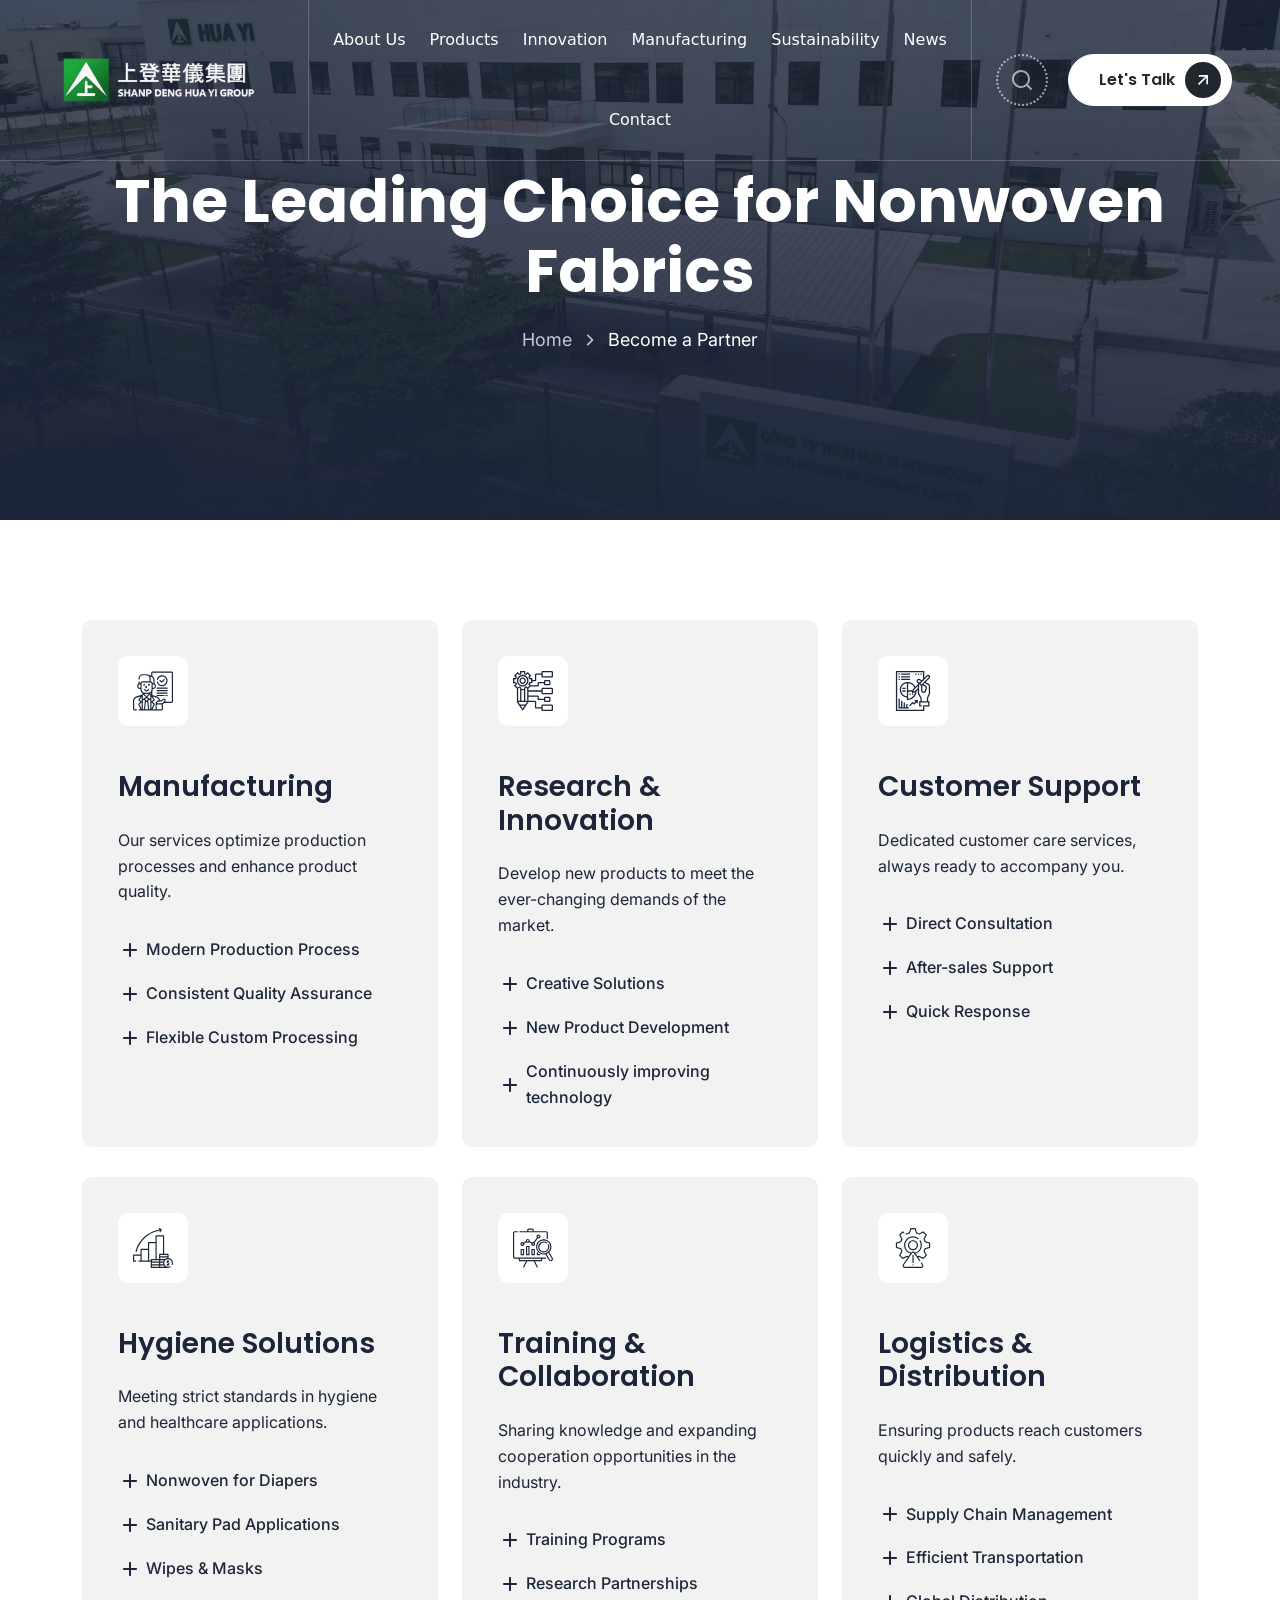
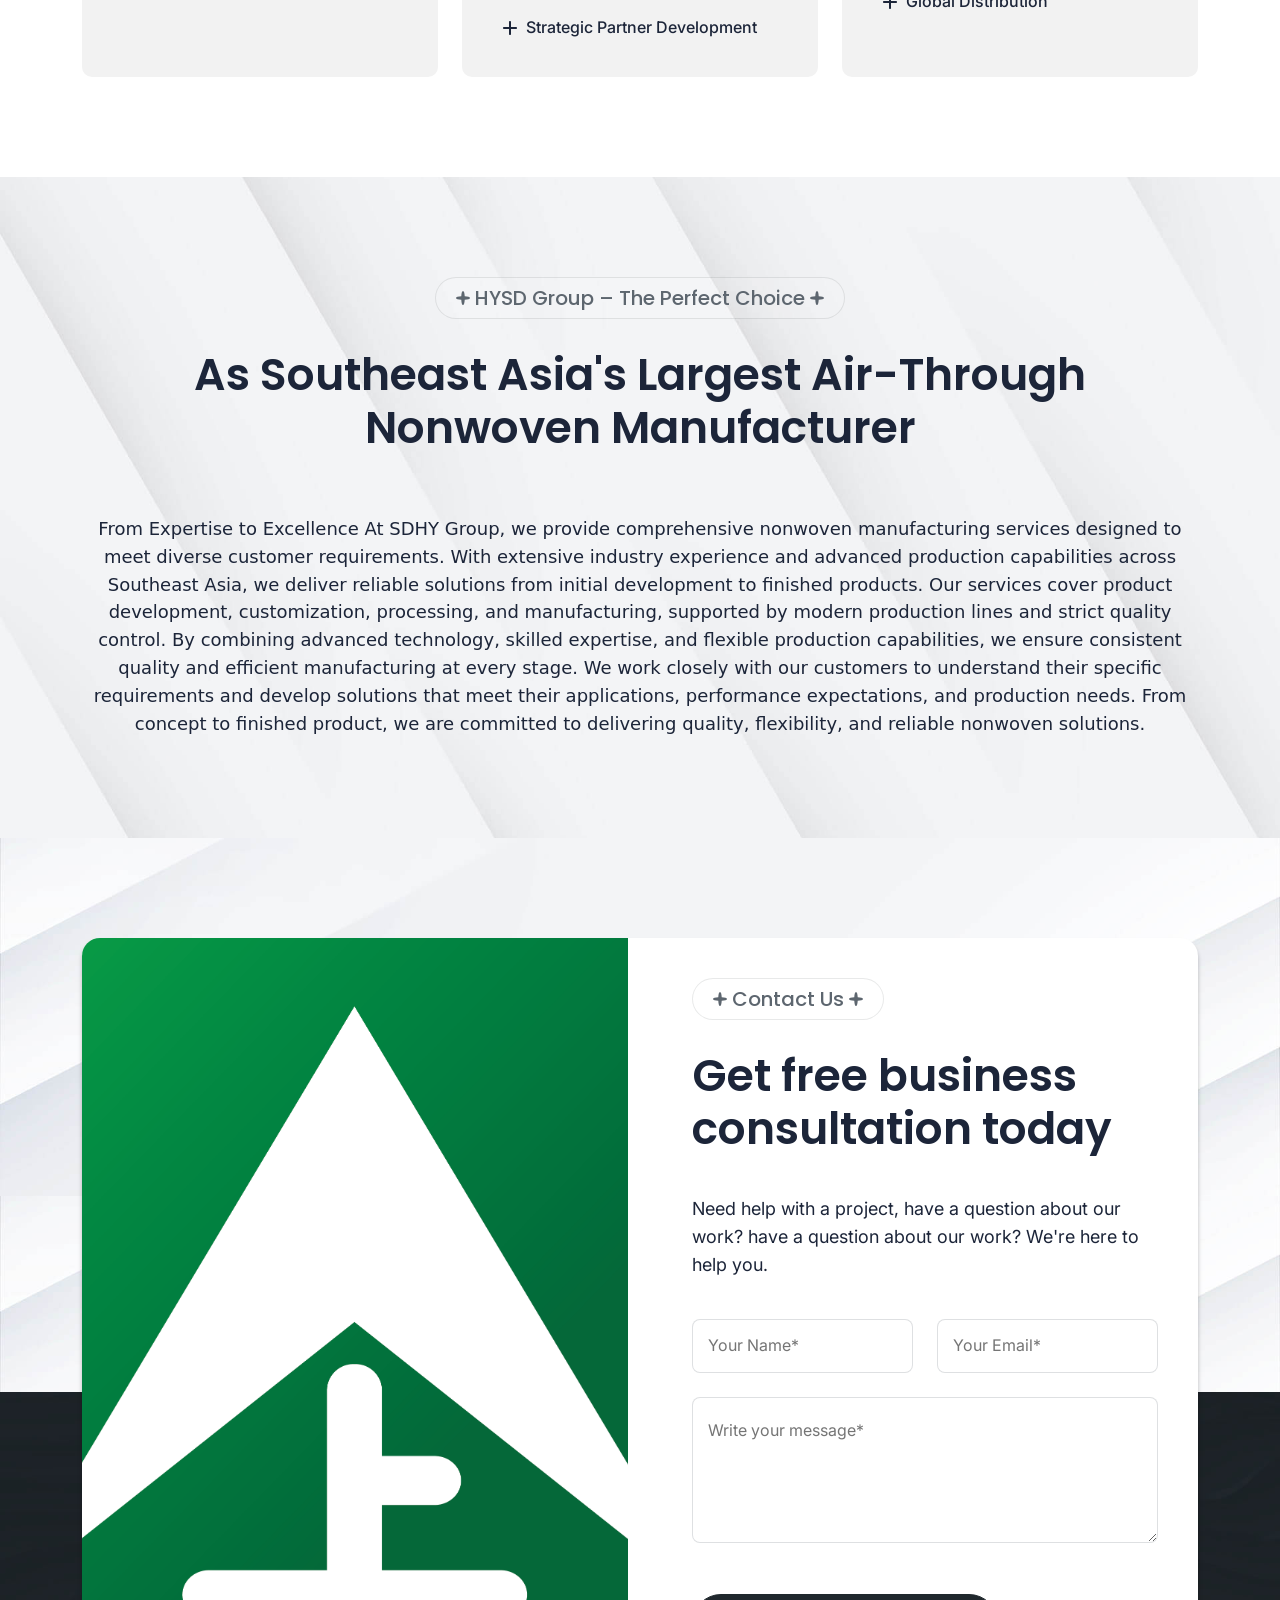
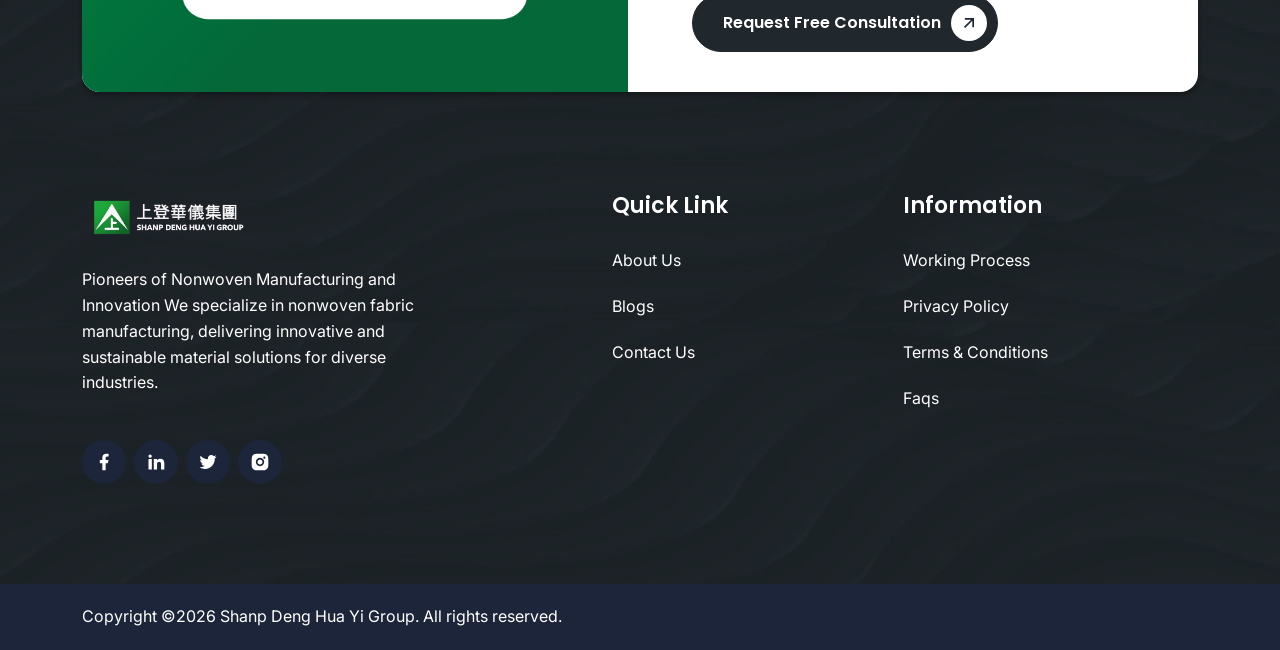
<file: services.html>
<!doctype html>
<html lang="en" class="no-js">

<head>
  <title>Nonwoven manufacturer in Southeast Asia | HYSD Group</title>
  <link rel="shortcut icon" href="assets/img/loggoIcon.jpg" type="image/x-icon">

  <!-- meta tags -->
  <meta charset="utf-8">
  <meta http-equiv="X-UA-Compatible" content="IE=edge">
  <meta name="viewport" content="width=device-width, initial-scale=1, shrink-to-fit=no">
  <meta name="view-transition" content="same-origin">
  <meta name="theme-color" content="Red">
  <meta property="og:site_name" content="Consulo">
  <meta property="og:url" content="https://web.facebook.com">
  <meta property="og:title" content="HYSD Group - Leading Nonwoven Manufacturer in Southeast Asia">
  <meta property="og:description"
    content="HYSD Group delivers high-quality nonwoven solutions for industrial and consumer applications across Southeast Asia.">
  <meta name="description"
    content="HYSD Group is a trusted nonwoven manufacturer in Southeast Asia, providing sustainable products and innovative solutions for businesses worldwide.">


  <!-- fonts -->
  <link rel="preconnect" href="https://fonts.googleapis.com">
  <link rel="preconnect" href="https://fonts.gstatic.com" crossorigin>
  <link
    href="https://fonts.googleapis.com/css2?family=Inter:ital,opsz,wght@0,14..32,100..900;1,14..32,100..900&family=Poppins:ital,wght@0,100;0,200;0,300;0,400;0,500;0,600;0,700;0,800;0,900;1,100;1,200;1,300;1,400;1,500;1,600;1,700;1,800;1,900&display=swap"
    rel="stylesheet">

  <!-- all css -->
  <link rel="stylesheet" href="assets/css/vendor.css">
  <style>
    :root {
      /* Typography */
      --font-body--family: "Inter", sans-serif;
      --font-body--style: normal;
      --font-body--weight: 400;

      --font-heading--family: "Poppins", sans-serif;
      --font-heading--style: normal;
      --font-heading--weight: 600;

      --font-button--family: "Poppins", sans-serif;
      --font-button--style: normal;
      --font-button--weight: 600;

      /* h1-h6 */
      --font-h1--size: 60px;
      --font-h2--size: 48px;
      --font-h3--size: 36px;
      --font-h4--size: 24px;
      --font-h5--size: 20px;
      --font-h6--size: 16px;

      /* header nav */
      --font-nav-main: 16px;

      /* Colors */
      --color-background: rgba(255, 255, 255, 1);
      --color-foreground: rgba(28, 37, 57, 1);
      --color-foreground-heading: rgba(28, 37, 57, 1);
      --color-foreground-subheading: rgba(93, 102, 111, 1);
      --color-background-subheading: rgba(255, 255, 255, 0.1);
      --color-border-subheading-bg: rgba(32, 40, 45, 0.1);
      --color-primary: rgba(28, 37, 57, 1);
      --color-primary-background: rgba(28, 37, 57, 1);
      --color-primary-hover: rgba(28, 37, 57, 1);
      --color-primary-background-hover: rgba(28, 37, 57, 1);
      --color-border: rgba(255, 255, 255, 0.3);
      --color-border-hover: rgba(93, 102, 111, 0.5);
      --color-shadow: rgba(0, 0, 0, 1);
      --color-overlay: rgba(28, 37, 57, 0.6);

      /* Buttons */
      --font-button-size: 16px;
      --font-button-size-mobile: 16px;
      --style-button-height: 56px;
      --style-button-height-mobile: 48px;
      --style-button-slim-height: 52px;
      --style-button-slim-height-mobile: 40px;
      --style-cta-underline-offset: 5px;
      --style-cta-underline-thickness: 1px;

      /* Colors - Primary Button */
      --color-primary-button-text: rgba(255, 255, 255, 1);
      --color-primary-button-background: rgba(32, 40, 45, 1);
      --color-primary-button-border: rgba(32, 40, 45, 1);
      --color-primary-button-icon: rgba(28, 37, 57, 1);
      --color-primary-button-icon-background: rgba(255, 255, 255, 1);

      --color-primary-button-hover-text: rgba(32, 40, 45, 1);
      --color-primary-button-hover-background: rgba(255, 255, 255, 1);
      --color-primary-button-hover-border: rgba(32, 40, 45, 1);
      --color-primary-button-hover-icon: rgba(255, 255, 255, 1);
      --color-primary-button-hover-icon-background: rgba(28, 37, 57, 1);

      /* Colors - Secondary Button */
      --color-secondary-button-text: rgba(32, 40, 45, 1);
      --color-secondary-button-background: rgba(255, 255, 255, 1);
      --color-secondary-button-border: rgba(255, 255, 255, 1);
      --color-secondary-button-icon: rgba(255, 255, 255, 1);
      --color-secondary-button-icon-background: rgba(32, 40, 45, 1);

      --color-secondary-button-hover-text: rgba(255, 255, 255, 1);
      --color-secondary-button-hover-background: rgba(32, 40, 45, 1);
      --color-secondary-button-hover-border: rgba(32, 40, 45, 1);
      --color-secondary-button-hover-icon: rgba(28, 37, 57, 1);
      --color-secondary-button-hover-icon-background: rgba(255, 255, 255, 1);

      /* Colors - Input */
      --color-input-background: rgba(255, 255, 255, 1);
      --color-input-text: rgba(93, 102, 111, 1);
      --color-input-border: rgba(93, 102, 111, 0.2);
      --color-input-hover-background: rgba(255, 255, 255, 1);
      --color-input-hover-text: rgba(93, 102, 111, 1);
      --color-input-hover-border: rgba(93, 102, 111, 0.2);

      /* Borders */
      --style-border-width-buttons-primary: 1px;
      --style-border-width-buttons-secondary: 1px;
      --style-border-radius-buttons-primary: 40px;
      --style-border-radius-buttons-secondary: 40px;

      --style-border-width-inputs: 1px;
      --style-border-radius-inputs: 8px;
      --style-border-width: 1px;

      /* Focus */
      --focus-outline-width: 1px;
      --focus-outline-offset: 3px;

      /* Pagination */
      --style-pagination-border-width: 1px;
      --pagination-item-foreground: rgba(28, 37, 57, 1);
      --pagination-item-background: rgba(242, 242, 242, 1);
      --pagination-item-border: rgba(242, 242, 242, 1);
      --pagination-item-active-foreground: rgba(255, 255, 255, 1);
      --pagination-item-active-background: rgba(28, 37, 57, 1);
      --pagination-item-active-border: rgba(28, 37, 57, 1);

      /* Swiper */
      --swiper-navigation-size: 16px;
      --swiper-navigation-color: rgba(255, 255, 255, 1);
      --swiper-navigation-background-color: transparent;
      --swiper-navigation-hover-color: rgba(255, 255, 255, 1);
      --swiper-navigation-hover-background-color: rgba(255, 255, 255, 0.15);
      --swiper-pagination-bullet-inactive-color: rgba(242, 242, 242);
      --swiper-pagination-color: rgba(28, 37, 57, 1);
      --swiper-pagination-bullet-inactive-opacity: 1;
    }

    @media (max-width: 767px) {
      :root {
        --font-h1--size: 48px;
        --font-h2--size: 40px;
        --font-h3--size: 28px;
        --font-h4--size: 20px;
        --font-h5--size: 18px;
      }
    }
  </style>
  <link rel="stylesheet" href="assets/css/style.css">
</head>

<body>
  <!-- Header 1 -->
   <sticky-header data-sticky-type="always">
    <header class="header-1 header-floating">
      <div class="container-fluid">
        <div class="header-grid">
          <a class="header-logo" href="index.html" aria-label="Consulo">
            <img src="assets/img/huayi-white.png" alt="Consulo Logo" width="189" height="32">
          </a>
          <drawer-menu>
            <nav class="header-nav drawer-menu">
              <div class="d-lg-none header-nav-headings">
                <a class="header-logo" href="index.html" aria-label="Consulo">
                  <img src="assets/img/LogoHuayi.png" alt="Consulo Logo" width="189" height="32" loading="lazy">
                </a>
                <drawer-opener class="svg-wrapper menu-close" data-drawer=".drawer-menu">
                  <svg width="30px" height="30px" viewBox="0 0 24 24" fill="none" xmlns="http://www.w3.org/2000/svg">
                    <path
                      d="M8.00386 9.41816C7.61333 9.02763 7.61334 8.39447 8.00386 8.00395C8.39438 7.61342 9.02755 7.61342 9.41807 8.00395L12.0057 10.5916L14.5907 8.00657C14.9813 7.61605 15.6144 7.61605 16.0049 8.00657C16.3955 8.3971 16.3955 9.03026 16.0049 9.42079L13.4199 12.0058L16.0039 14.5897C16.3944 14.9803 16.3944 15.6134 16.0039 16.0039C15.6133 16.3945 14.9802 16.3945 14.5896 16.0039L12.0057 13.42L9.42097 16.0048C9.03045 16.3953 8.39728 16.3953 8.00676 16.0048C7.61624 15.6142 7.61624 14.9811 8.00676 14.5905L10.5915 12.0058L8.00386 9.41816Z"
                      fill="currentColor" />
                    <path fill-rule="evenodd" clip-rule="evenodd"
                      d="M23 12C23 18.0751 18.0751 23 12 23C5.92487 23 1 18.0751 1 12C1 5.92487 5.92487 1 12 1C18.0751 1 23 5.92487 23 12ZM3.00683 12C3.00683 16.9668 7.03321 20.9932 12 20.9932C16.9668 20.9932 20.9932 16.9668 20.9932 12C20.9932 7.03321 16.9668 3.00683 12 3.00683C7.03321 3.00683 3.00683 7.03321 3.00683 12Z"
                      fill="currentColor" />
                  </svg>
                </drawer-opener>
              </div>
              <ul class="header-menu list-unstyled">
                <li class="nav-item">
                  <a class="menu-link menu-link-main" href="about.html">
                    About Us
                  </a>
                </li>
                <li class="nav-item">
                  <a class="menu-link menu-link-main" href="project.html">
                    Products
                  </a>
                </li>
                <li class="nav-item">
                  <a class="menu-link menu-link-main" href="#">
                    Innovation
                  </a>
                </li>
                <li class="nav-item">
                  <a class="menu-link menu-link-main" href="#">
                    Manufacturing
                  </a>
                </li>
                <li class="nav-item">
                  <a class="menu-link menu-link-main" href="#">
                    Sustainability
                  </a>
                </li>
                <!-- <li class="nav-item nav-item-static">
                  <a class="menu-link menu-link-main menu-accrodion" href="services.html">
                    Services
                    <svg width="10" height="5" viewBox="0 0 10 5" fill="none" xmlns="http://www.w3.org/2000/svg">
                      <path d="M5 5L0 0H10L5 5Z" fill="currentColor" />
                    </svg>
                  </a>
                  <div class="header-megamenu header-submenu menu-absolute submenu-color">
                    <ul class="list-unstyled">
                      <li class="nav-item">
                        <a class="menu-link heading fw-300" href="blog.html">
                          WHY CONSULO
                        </a>
                        <ul class="reset-submenu list-unstyled submenu-color">
                          <li class="nav-item">
                            <a class="menu-link" href="services.html">
                              <div class="heading text-20 fw-600">
                                Become a Partner
                              </div>
                              <div class="text text-14">
                                Links customers with trusted Partners who help
                                them realize greater value—faster—through
                                Consulo.
                              </div>
                            </a>
                          </li>
                          <li class="nav-item">
                            <a class="menu-link" href="project.html">
                              <div class="heading text-20 fw-600">
                                Project
                              </div>
                              <div class="text text-14">
                                Hundreds of emerging brands thrive with
                                Consulo. Discover their journeys.
                              </div>
                            </a>
                          </li>
                        </ul>
                      </li>
                      <li class="nav-item">
                        <a class="menu-link heading fw-300" href="blog.html">
                          FEATURED CASE STUDY
                        </a>
                        <ul class="reset-submenu list-unstyled submenu-color">
                          <li class="nav-item">
                            <a class="menu-link megamenu-image-wrap" href="blog.html">
                              <picture>
                                <source media="(max-width: 575px)" srcset="assets/img/menu/575.jpg">
                                <img src="assets/img/menu/1.jpg" width="1000" height="668" loading="lazy"
                                  alt="Hero Image">
                              </picture>
                              <div class="content">
                                <div class="heading text-20 fw-600">
                                  <div class="heading text-20 fw-600">
                                    Consulo Subscriptions
                                  </div>
                                  <div class="text text-14">
                                    Hundreds of emerging brands thrive with
                                    Consulo. Discover their journeys.
                                  </div>
                                </div>
                                <div class="button button--primary">
                                  <span class="svg-wrapper">
                                    <svg class="icon-20" width="20" height="20" viewBox="0 0 20 20" fill="none"
                                      xmlns="http://www.w3.org/2000/svg">
                                      <path
                                        d="M13.3365 7.84518L6.16435 15.0173L4.98584 13.8388L12.158 6.66667H5.83652V5H15.0032V14.1667H13.3365V7.84518Z"
                                        fill="currentColor"></path>
                                    </svg>
                                  </span>
                                </div>
                              </div>
                            </a>
                          </li>
                        </ul>
                      </li>
                      <li class="nav-item megamenu-links">
                        <a class="menu-link text-14 fw-300" href="contact.html">
                          <svg class="icon-18" width="20px" height="20px" viewBox="0 0 24 24" fill="none"
                            xmlns="http://www.w3.org/2000/svg">
                            <path
                              d="M12 22C17.5228 22 22 17.5228 22 12C22 6.47715 17.5228 2 12 2C6.47715 2 2 6.47715 2 12C2 13.5997 2.37562 15.1116 3.04346 16.4525C3.22094 16.8088 3.28001 17.2161 3.17712 17.6006L2.58151 19.8267C2.32295 20.793 3.20701 21.677 4.17335 21.4185L6.39939 20.8229C6.78393 20.72 7.19121 20.7791 7.54753 20.9565C8.88837 21.6244 10.4003 22 12 22Z"
                              stroke="currentColor" stroke-width="1.5" />
                            <path opacity="0.5" d="M8 10.5H16" stroke="currentColor" stroke-width="1.5"
                              stroke-linecap="round" />
                            <path opacity="0.5" d="M8 14H13.5" stroke="currentColor" stroke-width="1.5"
                              stroke-linecap="round" />
                          </svg>
                          Contact Sales
                        </a>
                        <a class="menu-link text-14 fw-300" href="project-details.html">
                          <svg class="icon-18" width="20px" height="20px" viewBox="0 0 24 24" fill="none"
                            xmlns="http://www.w3.org/2000/svg">
                            <circle cx="12" cy="12" r="10" stroke="currentColor" stroke-width="1.5" />
                            <path
                              d="M15.4137 10.941C16.1954 11.4026 16.1954 12.5974 15.4137 13.059L10.6935 15.8458C9.93371 16.2944 9 15.7105 9 14.7868L9 9.21316C9 8.28947 9.93371 7.70561 10.6935 8.15419L15.4137 10.941Z"
                              stroke="currentColor" stroke-width="1.5" />
                          </svg>
                          Watch Demo
                        </a>
                        <a class="menu-link text-14 fw-300" href="team.html">
                          <svg class="icon-18" width="20px" height="20px" viewBox="0 0 24 24" fill="none"
                            xmlns="http://www.w3.org/2000/svg">
                            <circle cx="9" cy="9" r="2" stroke="currentColor" stroke-width="1.5" />
                            <path
                              d="M13 15C13 16.1046 13 17 9 17C5 17 5 16.1046 5 15C5 13.8954 6.79086 13 9 13C11.2091 13 13 13.8954 13 15Z"
                              stroke="currentColor" stroke-width="1.5" />
                            <path
                              d="M22 12C22 15.7712 22 17.6569 20.8284 18.8284C19.6569 20 17.7712 20 14 20H10C6.22876 20 4.34315 20 3.17157 18.8284C2 17.6569 2 15.7712 2 12C2 8.22876 2 6.34315 3.17157 5.17157C4.34315 4 6.22876 4 10 4H14C17.7712 4 19.6569 4 20.8284 5.17157C21.298 5.64118 21.5794 6.2255 21.748 7"
                              stroke="currentColor" stroke-width="1.5" stroke-linecap="round" />
                            <path d="M19 12H15" stroke="currentColor" stroke-width="1.5" stroke-linecap="round" />
                            <path d="M19 9H14" stroke="currentColor" stroke-width="1.5" stroke-linecap="round" />
                            <path d="M19 15H16" stroke="currentColor" stroke-width="1.5" stroke-linecap="round" />
                          </svg>
                          Webinars
                        </a>
                      </li>
                    </ul>
                  </div>
                </li> -->
                <li class="nav-item">
                  <a class="menu-link menu-link-main menu-accrodion" href="blog.html">
                    News
                  </a>
                </li>
                <li class="nav-item">
                  <a class="menu-link menu-link-main" href="contact.html">
                    Contact
                  </a>
                </li>
              </ul>
            </nav>
          </drawer-menu>
          <div class="header-actions d-flex align-items-center">
            <drawer-opener class="header-search search-open svg-wrapper" data-drawer=".modal-search">
              <svg width="24" height="24" viewBox="0 0 24 24" fill="none" xmlns="http://www.w3.org/2000/svg">
                <path
                  d="M21.7104 20.2875L18.0004 16.6075C19.4405 14.8119 20.1379 12.5328 19.9492 10.2388C19.7605 7.94476 18.7001 5.81025 16.9859 4.27411C15.2718 2.73797 13.0342 1.91697 10.7333 1.97993C8.43243 2.04289 6.24311 2.98502 4.61553 4.6126C2.98795 6.24018 2.04582 8.4295 1.98286 10.7304C1.9199 13.0313 2.7409 15.2688 4.27704 16.983C5.81318 18.6971 7.94769 19.7576 10.2417 19.9463C12.5357 20.135 14.8148 19.4376 16.6104 17.9975L20.2904 21.6775C20.3834 21.7712 20.494 21.8456 20.6158 21.8964C20.7377 21.9471 20.8684 21.9733 21.0004 21.9733C21.1324 21.9733 21.2631 21.9471 21.385 21.8964C21.5068 21.8456 21.6174 21.7712 21.7104 21.6775C21.8906 21.491 21.9914 21.2418 21.9914 20.9825C21.9914 20.7231 21.8906 20.4739 21.7104 20.2875ZM11.0004 17.9975C9.61592 17.9975 8.26255 17.5869 7.1114 16.8178C5.96026 16.0486 5.06305 14.9553 4.53324 13.6762C4.00342 12.3972 3.8648 10.9897 4.1349 9.63183C4.40499 8.27396 5.07168 7.02668 6.05065 6.04772C7.02961 5.06875 8.27689 4.40206 9.63476 4.13197C10.9926 3.86187 12.4001 4.00049 13.6792 4.53031C14.9583 5.06012 16.0515 5.95733 16.8207 7.10847C17.5899 8.25962 18.0004 9.61299 18.0004 10.9975C18.0004 12.854 17.2629 14.6345 15.9501 15.9472C14.6374 17.26 12.8569 17.9975 11.0004 17.9975Z"
                  fill="currentColor" fill-opacity="1" />
              </svg>
            </drawer-opener>

            <modal-search class="theme-modal modal-search">
              <div class="modal-container">
                <div class="modal-header">
                  <drawer-opener class="svg-wrapper search-close" data-drawer=".modal-search">
                    <svg width="30px" height="30px" viewBox="0 0 24 24" fill="none" xmlns="http://www.w3.org/2000/svg">
                      <path
                        d="M8.00386 9.41816C7.61333 9.02763 7.61334 8.39447 8.00386 8.00395C8.39438 7.61342 9.02755 7.61342 9.41807 8.00395L12.0057 10.5916L14.5907 8.00657C14.9813 7.61605 15.6144 7.61605 16.0049 8.00657C16.3955 8.3971 16.3955 9.03026 16.0049 9.42079L13.4199 12.0058L16.0039 14.5897C16.3944 14.9803 16.3944 15.6134 16.0039 16.0039C15.6133 16.3945 14.9802 16.3945 14.5896 16.0039L12.0057 13.42L9.42097 16.0048C9.03045 16.3953 8.39728 16.3953 8.00676 16.0048C7.61624 15.6142 7.61624 14.9811 8.00676 14.5905L10.5915 12.0058L8.00386 9.41816Z"
                        fill="currentColor" />
                      <path fill-rule="evenodd" clip-rule="evenodd"
                        d="M23 12C23 18.0751 18.0751 23 12 23C5.92487 23 1 18.0751 1 12C1 5.92487 5.92487 1 12 1C18.0751 1 23 5.92487 23 12ZM3.00683 12C3.00683 16.9668 7.03321 20.9932 12 20.9932C16.9668 20.9932 20.9932 16.9668 20.9932 12C20.9932 7.03321 16.9668 3.00683 12 3.00683C7.03321 3.00683 3.00683 7.03321 3.00683 12Z"
                        fill="currentColor" />
                    </svg>
                  </drawer-opener>
                </div>
                <div class="modal-main d-flex align-items-center justify-content-center">
                  <form action="index.html#"
                    class="form-search d-flex align-items-center justify-content-center flex-wrap">
                    <label for="Search" class="text text-30"> Search </label>
                    <input type="text" placeholder="What are you looking for?" name="search" id="Search"
                      class="text text-16" autocomplete="off">
                    <button class="button button--primary" type="submit" aria-label="Search">
                      <span class="svg-wrapper">
                        <svg width="24" height="24" viewBox="0 0 24 24" fill="none" xmlns="http://www.w3.org/2000/svg">
                          <path
                            d="M21.7104 20.2875L18.0004 16.6075C19.4405 14.8119 20.1379 12.5328 19.9492 10.2388C19.7605 7.94476 18.7001 5.81025 16.9859 4.27411C15.2718 2.73797 13.0342 1.91697 10.7333 1.97993C8.43243 2.04289 6.24311 2.98502 4.61553 4.6126C2.98795 6.24018 2.04582 8.4295 1.98286 10.7304C1.9199 13.0313 2.7409 15.2688 4.27704 16.983C5.81318 18.6971 7.94769 19.7576 10.2417 19.9463C12.5357 20.135 14.8148 19.4376 16.6104 17.9975L20.2904 21.6775C20.3834 21.7712 20.494 21.8456 20.6158 21.8964C20.7377 21.9471 20.8684 21.9733 21.0004 21.9733C21.1324 21.9733 21.2631 21.9471 21.385 21.8964C21.5068 21.8456 21.6174 21.7712 21.7104 21.6775C21.8906 21.491 21.9914 21.2418 21.9914 20.9825C21.9914 20.7231 21.8906 20.4739 21.7104 20.2875ZM11.0004 17.9975C9.61592 17.9975 8.26255 17.5869 7.1114 16.8178C5.96026 16.0486 5.06305 14.9553 4.53324 13.6762C4.00342 12.3972 3.8648 10.9897 4.1349 9.63183C4.40499 8.27396 5.07168 7.02668 6.05065 6.04772C7.02961 5.06875 8.27689 4.40206 9.63476 4.13197C10.9926 3.86187 12.4001 4.00049 13.6792 4.53031C14.9583 5.06012 16.0515 5.95733 16.8207 7.10847C17.5899 8.25962 18.0004 9.61299 18.0004 10.9975C18.0004 12.854 17.2629 14.6345 15.9501 15.9472C14.6374 17.26 12.8569 17.9975 11.0004 17.9975Z"
                            fill="currentColor" fill-opacity="1" />
                        </svg>
                      </span>
                    </button>
                  </form>
                </div>
              </div>
            </modal-search>

            <div class="header-separator">
              <svg width="11" height="53" viewBox="0 0 11 53" fill="none" xmlns="http://www.w3.org/2000/svg">
                <line x1="10.5" x2="10.5" y2="53" stroke="currentColor" stroke-opacity="0.7" />
                <line x1="0.5" y1="12" x2="0.5" y2="42" stroke="currentColor" stroke-opacity="0.3" />
              </svg>
            </div>
            <a href="contact.html" aria-label="contact us"
              class="button button--secondary button--slim d-none d-lg-inline-flex">
              Let's Talk
              <span class="svg-wrapper">
                <svg class="icon-20" width="20" height="20" viewBox="0 0 20 20" fill="none"
                  xmlns="http://www.w3.org/2000/svg">
                  <path
                    d="M13.3365 7.84518L6.16435 15.0173L4.98584 13.8388L12.158 6.66667H5.83652V5H15.0032V14.1667H13.3365V7.84518Z"
                    fill="currentColor"></path>
                </svg>
              </span>
            </a>
            <drawer-opener class="svg-wrapper menu-open d-lg-none" data-drawer=".drawer-menu">
              <svg width="52" height="52" viewBox="0 0 52 52" fill="none" xmlns="http://www.w3.org/2000/svg">
                <circle cx="26" cy="26" r="25.5" fill="white" stroke="currentColor" />
                <path
                  d="M32.5 18.2857C32.5 17.5757 31.9179 17 31.2 17H14.3C13.5821 17 13 17.5757 13 18.2857C13 18.9958 13.5821 19.5714 14.3 19.5714H31.2C31.9179 19.5714 32.5 18.9957 32.5 18.2857ZM14.3 24.7143H37.7C38.4179 24.7143 39 25.29 39 26C39 26.7101 38.4179 27.2857 37.7 27.2857H14.3C13.5821 27.2857 13 26.7101 13 26C13 25.29 13.5821 24.7143 14.3 24.7143ZM14.3 32.4286H26C26.7179 32.4286 27.3 33.0042 27.3 33.7143C27.3 34.4243 26.7179 35 26 35H14.3C13.5821 35 13 34.4243 13 33.7143C13 33.0042 13.5821 32.4286 14.3 32.4286Z"
                  fill="currentColor" />
              </svg>
            </drawer-opener>
          </div>
        </div>
      </div>
    </header>
  </sticky-header>


  <!-- Main -->
  <main>
    <!-- Page Banner -->
    <div class="page-banner overlay">
      <picture class="media media-bg">
        <source media="(max-width: 575px)" srcset="assets/img/banner/page-banner-575.jpg">
        <source media="(max-width: 991px)" srcset="assets/img/banner/page-banner-991.jpg">
        <img src="assets/img/BannersHuayi/DJI_0562.JPG" width="1920" height="520" loading="eager" alt="Page Banner Image">
      </picture>
      <div class="page-banner-content">
        <div class="container text-center">
          <h1 class="heading text-80 fw-700" data-aos="fade-up">
            The Leading Choice for Nonwoven Fabrics
          </h1>
          <ul class="breadcrumb list-unstyled" data-aos="fade-up" data-aos-delay="100">
            <li>
              <a href="index.html" class="text text-18" aria-label="Home Page">
                Home
              </a>
            </li>
            <li>
              <svg width="8" height="12" viewBox="0 0 8 12" fill="none" xmlns="http://www.w3.org/2000/svg">
                <path fill-rule="evenodd" clip-rule="evenodd"
                  d="M7.08929 5.40903C7.24552 5.5653 7.33328 5.77723 7.33328 5.9982C7.33328 6.21917 7.24552 6.43109 7.08929 6.58736L2.37512 11.3015C2.29825 11.3811 2.2063 11.4446 2.10463 11.4883C2.00296 11.532 1.89361 11.5549 1.78296 11.5559C1.67231 11.5569 1.56258 11.5358 1.46016 11.4939C1.35775 11.452 1.2647 11.3901 1.18646 11.3119C1.10822 11.2336 1.04634 11.1406 1.00444 11.0382C0.962537 10.9357 0.941453 10.826 0.942414 10.7154C0.943376 10.6047 0.966364 10.4954 1.01004 10.3937C1.05371 10.292 1.1172 10.2001 1.19679 10.1232L5.32179 5.9982L1.19679 1.8732C1.04499 1.71603 0.960996 1.50553 0.962894 1.28703C0.964793 1.06853 1.05243 0.859522 1.20694 0.705015C1.36145 0.550508 1.57046 0.462868 1.78896 0.460969C2.00745 0.45907 2.21795 0.543066 2.37512 0.694864L7.08929 5.40903Z"
                  fill="currentColor" />
              </svg>
            </li>
            <li>
              <a role="link" aria-disabled="true" class="text text-18 active">
                Become a Partner
              </a>
            </li>
          </ul>
        </div>
      </div>
    </div>
    <!-- Multicolmun -->
    <div class="multicolumn multicolumn-page mt-100">
      <div class="container">
        <div class="multicolumn-inner">
          <div class="row product-grid">
            <div class="col-xl-4 col-md-6 col-12" data-aos="fade-up">
              <a class="multicolumn-card" href="service-details.html" aria-label="View Service Details">
                <div class="card-icon">
                  <svg class="icon-40" xmlns="http://www.w3.org/2000/svg" width="40" height="40" viewBox="0 0 40 40"
                    fill="none">
                    <g clip-path="url(#clip0_9088_5407)">
                      <path
                        d="M34.1323 16.6016H24.0586C23.735 16.6016 23.4727 16.8639 23.4727 17.1875C23.4727 17.5111 23.735 17.7734 24.0586 17.7734H34.1323C34.4559 17.7734 34.7183 17.5111 34.7183 17.1875C34.7183 16.8639 34.4559 16.6016 34.1323 16.6016Z"
                        fill="CurrentColor" />
                      <path
                        d="M34.1323 19.0469H24.0586C23.735 19.0469 23.4727 19.3092 23.4727 19.6328C23.4727 19.9564 23.735 20.2188 24.0586 20.2188H34.1323C34.4559 20.2188 34.7183 19.9564 34.7183 19.6328C34.7183 19.3092 34.4559 19.0469 34.1323 19.0469Z"
                        fill="CurrentColor" />
                      <path
                        d="M34.1323 21.5H24.0586C23.735 21.5 23.4727 21.7623 23.4727 22.0859C23.4727 22.4095 23.735 22.6719 24.0586 22.6719H34.1323C34.4559 22.6719 34.7183 22.4095 34.7183 22.0859C34.7183 21.7623 34.4559 21.5 34.1323 21.5Z"
                        fill="CurrentColor" />
                      <path
                        d="M31.0934 23.9453H24.0586C23.735 23.9453 23.4727 24.2077 23.4727 24.5312C23.4727 24.8548 23.735 25.1172 24.0586 25.1172H31.0934C31.417 25.1172 31.6794 24.8548 31.6794 24.5312C31.6794 24.2077 31.417 23.9453 31.0934 23.9453Z"
                        fill="CurrentColor" />
                      <path
                        d="M11.7012 14.4923V13.3672C11.7012 13.0436 11.4388 12.7812 11.1152 12.7812C10.7916 12.7812 10.5293 13.0436 10.5293 13.3672V14.4923C10.5293 14.8159 10.7916 15.0783 11.1152 15.0783C11.4388 15.0783 11.7012 14.8159 11.7012 14.4923Z"
                        fill="CurrentColor" />
                      <path
                        d="M16.0059 15.0783C16.3295 15.0783 16.5918 14.8159 16.5918 14.4923V13.3672C16.5918 13.0436 16.3295 12.7812 16.0059 12.7812C15.6823 12.7812 15.4199 13.0436 15.4199 13.3672V14.4923C15.4199 14.8159 15.6822 15.0783 16.0059 15.0783Z"
                        fill="CurrentColor" />
                      <path
                        d="M13.5607 17.2873C13.8843 17.2873 14.1466 17.025 14.1466 16.7014C14.1466 16.3778 13.8843 16.1155 13.5607 16.1155C13.4793 16.1155 13.4131 16.0492 13.4131 15.9679C13.4131 15.8866 13.4793 15.8203 13.5607 15.8203C13.8843 15.8203 14.1466 15.558 14.1466 15.2344C14.1466 14.9108 13.8843 14.6484 13.5607 14.6484C12.8332 14.6484 12.2412 15.2404 12.2412 15.9679C12.2412 16.6954 12.8332 17.2873 13.5607 17.2873Z"
                        fill="CurrentColor" />
                      <path
                        d="M13.5607 20.4749C14.1772 20.4898 14.8222 20.2316 15.2868 19.7812C15.6858 19.3946 15.9049 18.9168 15.9036 18.4359C15.9027 18.1128 15.6405 17.8516 15.3176 17.8516C15.3171 17.8516 15.3165 17.8516 15.316 17.8516C14.9924 17.8524 14.7307 18.1155 14.7316 18.4391C14.732 18.5965 14.6372 18.7789 14.4712 18.9398C14.2291 19.1744 13.8884 19.3137 13.5805 19.3032C13.5673 19.3027 13.554 19.3027 13.5407 19.3032C13.2334 19.3148 12.8921 19.1744 12.65 18.9398C12.4841 18.779 12.3893 18.5965 12.3897 18.4391C12.3905 18.1155 12.129 17.8525 11.8054 17.8516C11.8048 17.8516 11.8043 17.8516 11.8037 17.8516C11.4809 17.8516 11.2187 18.1128 11.2178 18.4359C11.2165 18.9167 11.4354 19.3945 11.8344 19.7812C12.2862 20.2191 12.9074 20.4756 13.5093 20.4756C13.5264 20.4755 13.5436 20.4753 13.5607 20.4749Z"
                        fill="CurrentColor" />
                      <path
                        d="M24.9282 10.9297C24.8399 10.6184 24.5159 10.4375 24.2047 10.5256C23.8934 10.6138 23.7124 10.9377 23.8007 11.2491C24.4682 13.6055 26.6457 15.2513 29.096 15.2513C32.1313 15.2513 34.6006 12.782 34.6006 9.74672C34.6006 6.71148 32.1313 4.24219 29.096 4.24219C26.6721 4.24219 24.501 5.86539 23.8163 8.18953C23.7249 8.49992 23.9024 8.8257 24.2128 8.91711C24.5231 9.00852 24.849 8.83109 24.9403 8.52063C25.4791 6.69148 27.188 5.41406 29.096 5.41406C31.485 5.41406 33.4286 7.35766 33.4286 9.74672C33.4286 12.1358 31.485 14.0794 29.096 14.0794C27.1673 14.0794 25.4534 12.7841 24.9282 10.9297Z"
                        fill="CurrentColor" />
                      <path
                        d="M28.6863 11.7562C28.8362 11.7562 28.9862 11.699 29.1006 11.5845L31.6146 9.07053C31.8434 8.8417 31.8434 8.47068 31.6146 8.24193C31.3858 8.01311 31.0147 8.01311 30.786 8.24193L28.6864 10.3415L27.4065 9.0617C27.1776 8.83287 26.8066 8.83287 26.5779 9.0617C26.349 9.29053 26.349 9.66154 26.5779 9.89029L28.2721 11.5845C28.3864 11.699 28.5364 11.7562 28.6863 11.7562Z"
                        fill="CurrentColor" />
                      <path
                        d="M38.6328 0.585938H19.5588C18.8049 0.585938 18.1916 1.1993 18.1916 1.95312V4.57211C17.748 4.4357 17.2773 4.36195 16.7897 4.36195H16.4382C15.6986 3.64062 14.689 3.195 13.5768 3.195H9.65453C7.39289 3.195 5.55297 5.03492 5.55297 7.29656V8.04602C5.55297 8.36961 5.81531 8.63195 6.13891 8.63195C6.4625 8.63195 6.72484 8.36961 6.72484 8.04602V7.29656C6.72484 5.68109 8.03906 4.36687 9.65453 4.36687H13.5768C15.1923 4.36687 16.5065 5.68109 16.5065 7.29656V10.2726H9.56773C8.45195 10.2726 7.53242 11.1277 7.42922 12.2169H6.72484V10.7804C6.72484 10.4568 6.4625 10.1945 6.13891 10.1945C5.81531 10.1945 5.55297 10.4568 5.55297 10.7804V12.4932C4.74906 12.9077 4.19773 13.7459 4.19773 14.7109V15.4813C4.19773 16.8566 5.31656 17.9753 6.69172 17.9753H7.41922V18.5184C7.41922 20.2408 8.40719 21.7358 9.84555 22.4695L9.355 22.7527C8.97023 22.9748 8.71914 23.3723 8.67813 23.81L3.11578 25.6005C1.25211 26.2004 0 27.9189 0 29.8766V38.0452C0 38.799 0.613359 39.4123 1.36719 39.4123H3.33234C3.65594 39.4123 3.91828 39.15 3.91828 38.8264C3.91828 38.5028 3.65594 38.2405 3.33234 38.2405H1.36719C1.25953 38.2405 1.17188 38.1528 1.17188 38.0452V29.8766C1.17188 28.4296 2.09734 27.1595 3.47484 26.716L7.60789 25.3856L5.53273 28.183C5.23008 28.5911 5.29398 29.171 5.67828 29.5034L7.40172 30.9939L5.62766 32.5283C5.29867 32.8129 5.19766 33.2867 5.38195 33.6806L7.51492 38.2404H6.06672C5.74312 38.2404 5.48078 38.5027 5.48078 38.8263C5.48078 39.1499 5.74312 39.4123 6.06672 39.4123H28.559C29.3128 39.4123 29.9262 38.7989 29.9262 38.0451V33.2008L31.2456 31.8813H38.6328C39.3866 31.8813 40 31.268 40 30.5141V1.95312C40 1.1993 39.3866 0.585938 38.6328 0.585938ZM7.41914 16.8035H6.69164C5.96258 16.8035 5.36953 16.2104 5.36953 15.4814V14.7109C5.36953 13.9819 5.96266 13.3888 6.69164 13.3888H7.41914V16.8035ZM8.67141 37.9473L6.50594 33.318L8.67141 31.4451V37.9473ZM8.67141 29.8958L8.29734 30.2193L6.58187 28.7356L8.67141 25.9189V29.8958ZM20.3966 9.14086V12.217H19.6923C19.593 11.1685 18.7373 10.3373 17.6783 10.2765V7.29656C17.6783 6.68 17.5407 6.09523 17.2959 5.57008C19.0459 5.81703 20.3966 7.32383 20.3966 9.14086ZM20.4297 13.3887C21.1588 13.3887 21.7518 13.9818 21.7518 14.7109V15.4813C21.7518 16.2104 21.1587 16.8034 20.4297 16.8034H19.7022V13.3887H20.4297ZM8.59101 18.5184V12.421C8.59101 11.8825 9.02906 11.4445 9.56758 11.4445H17.5538C18.0923 11.4445 18.5303 11.8825 18.5303 12.421V18.5184C18.5303 20.3169 17.0672 21.7799 15.2688 21.7799H11.8525C10.0541 21.7799 8.59101 20.3168 8.59101 18.5184ZM20.543 28.7327L18.8241 30.2193L18.45 29.8958V25.8616L20.543 28.7327ZM15.5138 22.9447V23.4638L13.5607 25.0295L11.6076 23.4639V22.9448C11.6887 22.9492 11.7703 22.9519 11.8525 22.9519H15.2688C15.3511 22.9518 15.4327 22.9491 15.5138 22.9447ZM9.84328 23.9367C9.84328 23.8672 9.8807 23.8023 9.94094 23.7676L10.4357 23.482V23.5577C10.4357 23.8555 10.5691 24.1334 10.8015 24.3196L12.9499 26.0417C12.9729 26.0602 12.9966 26.0773 13.0206 26.0934L9.84328 28.1104V23.9367ZM10.8807 38.2405H9.84328V29.4984L11.0093 28.7582L11.8824 29.7222L10.8807 38.2405ZM12.0606 38.2405L12.9282 30.8632C13.1038 31.0125 13.3279 31.097 13.5607 31.097C13.7935 31.097 14.0177 31.0124 14.1931 30.8631L15.0607 38.2405H12.0606ZM13.5607 29.8295L12.0133 28.1209L13.5608 27.1386L15.1083 28.1209L13.5607 29.8295ZM17.2781 38.2405H16.2407L15.239 29.7222L16.112 28.7583L17.2781 29.4985V38.2405ZM17.2781 28.1104L14.1008 26.0934C14.1248 26.0773 14.1485 26.0602 14.1715 26.0417L16.3198 24.3197C16.5524 24.1334 16.6858 23.8556 16.6858 23.5577V23.482L17.1805 23.7676C17.2408 23.8023 17.2782 23.8672 17.2782 23.9367L17.2781 28.1104ZM18.1916 23.1387C18.0804 22.9836 17.9366 22.8509 17.7665 22.7527L17.2759 22.4695C17.6074 22.3005 17.9145 22.0905 18.1916 21.8472V23.1387ZM18.45 31.4452L20.6116 33.3147L18.45 37.8092V31.4452ZM22.5927 32.9168V38.2405H19.543L21.7325 33.688C21.9231 33.2917 21.824 32.8139 21.4913 32.5261L19.7198 30.994L21.4454 29.5015C21.8266 29.1719 21.8926 28.5947 21.5957 28.1875L19.5652 25.4023L23.6465 26.716C24.8542 27.1048 25.7143 28.1291 25.908 29.3509C24.0576 29.4852 22.5927 31.0327 22.5927 32.9168ZM28.7543 38.0452C28.7543 38.1528 28.6666 38.2405 28.559 38.2405H23.7645V33.5441H28.7543V38.0452ZM31.3955 30.0743L29.0975 32.3723H23.8267C24.0741 31.3078 25.0305 30.5122 26.1691 30.5122H28.5578C28.7132 30.5122 28.8623 30.4505 28.9721 30.3405L30.3169 28.9958C30.6143 28.6985 31.098 28.6984 31.3954 28.9958C31.5395 29.1398 31.6187 29.3313 31.6187 29.535C31.6187 29.7388 31.5395 29.9302 31.3955 30.0743ZM38.8281 30.5142C38.8281 30.6219 38.7405 30.7095 38.6328 30.7095H32.3931C32.6508 30.3738 32.7908 29.9652 32.7908 29.535C32.7908 29.0183 32.5895 28.5324 32.2241 28.1671C31.4699 27.4128 30.2426 27.4129 29.4884 28.1671L28.3152 29.3403H27.0897C26.8845 27.6106 25.697 26.1449 24.0057 25.6005L19.3634 24.1063V20.2166C19.5815 19.6934 19.7023 19.1198 19.7023 18.5184V17.9754H20.4298C21.805 17.9754 22.9238 16.8566 22.9238 15.4814V14.7109C22.9238 13.7459 22.3724 12.9078 21.5686 12.4933V9.14086C21.5686 7.45305 20.6883 5.96789 19.3634 5.11742V1.95312C19.3634 1.84547 19.4511 1.75781 19.5588 1.75781H38.6328C38.7405 1.75781 38.8281 1.84547 38.8281 1.95312V30.5142Z"
                        fill="CurrentColor" />
                      <path
                        d="M34.1327 23.9453H32.9688C32.6452 23.9453 32.3828 24.2077 32.3828 24.5312C32.3828 24.8548 32.6452 25.1172 32.9688 25.1172H34.1327C34.4563 25.1172 34.7186 24.8548 34.7186 24.5312C34.7186 24.2077 34.4563 23.9453 34.1327 23.9453Z"
                        fill="CurrentColor" />
                    </g>
                    <defs>
                      <clipPath id="clip0_9088_5407">
                        <rect width="40" height="40" fill="CurrentColor" />
                      </clipPath>
                    </defs>
                  </svg>
                </div>
                <h2 class="heading text-28">Manufacturing</h2>
                <div class="text text-16">
                  Our services optimize production processes and enhance product quality.
                </div>
                <ul class="text-lists list-unstyled">
                  <li class="text-item text text-16 fw-500">
                    <svg xmlns="http://www.w3.org/2000/svg" width="24" height="24" viewBox="0 0 24 24" fill="none">
                      <path
                        d="M18 13H13V18C13 18.2652 12.8946 18.5196 12.7071 18.7071C12.5196 18.8946 12.2652 19 12 19C11.7348 19 11.4804 18.8946 11.2929 18.7071C11.1054 18.5196 11 18.2652 11 18V13H6C5.73478 13 5.48043 12.8946 5.29289 12.7071C5.10536 12.5196 5 12.2652 5 12C5 11.7348 5.10536 11.4804 5.29289 11.2929C5.48043 11.1054 5.73478 11 6 11H11V6C11 5.73478 11.1054 5.48043 11.2929 5.29289C11.4804 5.10536 11.7348 5 12 5C12.2652 5 12.5196 5.10536 12.7071 5.29289C12.8946 5.48043 13 5.73478 13 6V11H18C18.2652 11 18.5196 11.1054 18.7071 11.2929C18.8946 11.4804 19 11.7348 19 12C19 12.2652 18.8946 12.5196 18.7071 12.7071C18.5196 12.8946 18.2652 13 18 13Z"
                        fill="CurrentColor" />
                    </svg>
                    Modern Production Process
                  </li>
                  <li class="text-item text text-16 fw-500">
                    <svg xmlns="http://www.w3.org/2000/svg" width="24" height="24" viewBox="0 0 24 24" fill="none">
                      <path
                        d="M18 13H13V18C13 18.2652 12.8946 18.5196 12.7071 18.7071C12.5196 18.8946 12.2652 19 12 19C11.7348 19 11.4804 18.8946 11.2929 18.7071C11.1054 18.5196 11 18.2652 11 18V13H6C5.73478 13 5.48043 12.8946 5.29289 12.7071C5.10536 12.5196 5 12.2652 5 12C5 11.7348 5.10536 11.4804 5.29289 11.2929C5.48043 11.1054 5.73478 11 6 11H11V6C11 5.73478 11.1054 5.48043 11.2929 5.29289C11.4804 5.10536 11.7348 5 12 5C12.2652 5 12.5196 5.10536 12.7071 5.29289C12.8946 5.48043 13 5.73478 13 6V11H18C18.2652 11 18.5196 11.1054 18.7071 11.2929C18.8946 11.4804 19 11.7348 19 12C19 12.2652 18.8946 12.5196 18.7071 12.7071C18.5196 12.8946 18.2652 13 18 13Z"
                        fill="CurrentColor" />
                    </svg>
                    Consistent Quality Assurance
                  </li>
                  <li class="text-item text text-16 fw-500">
                    <svg xmlns="http://www.w3.org/2000/svg" width="24" height="24" viewBox="0 0 24 24" fill="none">
                      <path
                        d="M18 13H13V18C13 18.2652 12.8946 18.5196 12.7071 18.7071C12.5196 18.8946 12.2652 19 12 19C11.7348 19 11.4804 18.8946 11.2929 18.7071C11.1054 18.5196 11 18.2652 11 18V13H6C5.73478 13 5.48043 12.8946 5.29289 12.7071C5.10536 12.5196 5 12.2652 5 12C5 11.7348 5.10536 11.4804 5.29289 11.2929C5.48043 11.1054 5.73478 11 6 11H11V6C11 5.73478 11.1054 5.48043 11.2929 5.29289C11.4804 5.10536 11.7348 5 12 5C12.2652 5 12.5196 5.10536 12.7071 5.29289C12.8946 5.48043 13 5.73478 13 6V11H18C18.2652 11 18.5196 11.1054 18.7071 11.2929C18.8946 11.4804 19 11.7348 19 12C19 12.2652 18.8946 12.5196 18.7071 12.7071C18.5196 12.8946 18.2652 13 18 13Z"
                        fill="CurrentColor" />
                    </svg>
                    Flexible Custom Processing
                  </li>
                </ul>
              </a>
            </div>
            <div class="col-xl-4 col-md-6 col-12" data-aos="fade-up" data-aos-delay="200">
              <a class="multicolumn-card" href="service-details.html" aria-label="View Service Details">
                <div class="card-icon">
                  <svg xmlns="http://www.w3.org/2000/svg" width="40" height="40" viewBox="0 0 40 40" fill="none">
                    <g clip-path="url(#clip0_9088_5460)">
                      <path
                        d="M9.67742 3.87097C6.47548 3.87097 3.87097 6.47613 3.87097 9.67742C3.87097 12.8787 6.47548 15.4839 9.67742 15.4839C12.8794 15.4839 15.4839 12.8787 15.4839 9.67742C15.4839 6.47613 12.8794 3.87097 9.67742 3.87097ZM9.67742 14.1935C7.18774 14.1935 5.16129 12.1677 5.16129 9.67742C5.16129 7.1871 7.18774 5.16129 9.67742 5.16129C12.1671 5.16129 14.1935 7.1871 14.1935 9.67742C14.1935 12.1677 12.1671 14.1935 9.67742 14.1935ZM9.67742 6.45161C7.89871 6.45161 6.45161 7.89871 6.45161 9.67742C6.45161 11.4561 7.89871 12.9032 9.67742 12.9032C11.4561 12.9032 12.9032 11.4561 12.9032 9.67742C12.9032 7.89871 11.4561 6.45161 9.67742 6.45161ZM9.67742 11.6129C8.61032 11.6129 7.74194 10.7445 7.74194 9.67742C7.74194 8.61032 8.61032 7.74194 9.67742 7.74194C10.7445 7.74194 11.6129 8.61032 11.6129 9.67742C11.6129 10.7445 10.7445 11.6129 9.67742 11.6129ZM38.7097 0H29.6774C28.9658 0 28.3871 0.57871 28.3871 1.29032V2.58065H23.2258C22.5142 2.58065 21.9355 3.15935 21.9355 3.87097V9.03226H19.3548V7.09677H17.4652C17.0652 7.09677 16.9077 6.79161 16.8684 6.69806C16.8297 6.60452 16.7258 6.27806 17.009 5.99548L18.3445 4.65935L14.6955 1.00968L13.3594 2.34581C13.0781 2.62839 12.751 2.52452 12.6561 2.48581C12.5632 2.4471 12.2581 2.28968 12.2581 1.88968V0H7.09677V1.88968C7.09677 2.28968 6.79161 2.4471 6.69871 2.48581C6.60452 2.52452 6.27677 2.62839 5.99548 2.34581L4.65935 1.00968L1.00968 4.65935L2.34516 5.99613C2.62774 6.27871 2.52387 6.60516 2.48581 6.69871C2.4471 6.79161 2.28968 7.09677 1.88968 7.09677H0V12.2581H1.88968C2.28968 12.2581 2.4471 12.5632 2.48645 12.6568C2.52516 12.7503 2.62903 13.0768 2.34581 13.3594L1.01032 14.6955L3.87097 17.5568V30.5768C3.87097 30.9594 3.98323 31.3303 4.19613 31.6503L9.67742 39.8729L15.1587 31.6503C15.2981 31.4413 15.389 31.2097 15.4394 30.9677H21.9355V36.129C21.9355 36.8406 22.5142 37.4194 23.2258 37.4194H28.3871V38.7097C28.3871 39.4213 28.9658 40 29.6774 40H38.7097C39.4213 40 40 39.4213 40 38.7097V34.8387C40 34.1271 39.4213 33.5484 38.7097 33.5484H29.6774C28.9658 33.5484 28.3871 34.1271 28.3871 34.8387V36.129H23.2258V30.9677C23.2258 30.2561 22.6471 29.6774 21.9355 29.6774H15.4839V25.8064H24.5161V27.7419C24.5161 28.4535 25.0948 29.0323 25.8064 29.0323H30.9677V29.6774C30.9677 30.389 31.5465 30.9677 32.2581 30.9677H36.129C36.8406 30.9677 37.4194 30.389 37.4194 29.6774V27.0968C37.4194 26.3852 36.8406 25.8064 36.129 25.8064H32.2581C31.5465 25.8064 30.9677 26.3852 30.9677 27.0968V27.7419H25.8064V25.8064C25.8064 25.0948 25.2277 24.5161 24.5161 24.5161H15.4839V20.6452H28.3871V21.9355C28.3871 22.6471 28.9658 23.2258 29.6774 23.2258H38.7097C39.4213 23.2258 40 22.6471 40 21.9355V18.0645C40 17.3529 39.4213 16.7742 38.7097 16.7742H29.6774C28.9658 16.7742 28.3871 17.3529 28.3871 18.0645V19.3548H15.4839V17.5568L17.5568 15.4839H24.5161C25.2277 15.4839 25.8064 14.9052 25.8064 14.1935V12.2581H30.9677V12.9032C30.9677 13.6148 31.5465 14.1935 32.2581 14.1935H36.129C36.8406 14.1935 37.4194 13.6148 37.4194 12.9032V10.3226C37.4194 9.61097 36.8406 9.03226 36.129 9.03226H32.2581C31.5465 9.03226 30.9677 9.61097 30.9677 10.3226V10.9677H25.8064C25.0948 10.9677 24.5161 11.5465 24.5161 12.2581V14.1935H17.8432L17.009 13.3594C16.7265 13.0768 16.8303 12.7503 16.8684 12.6568C16.9077 12.5632 17.0652 12.2581 17.4652 12.2581H19.3548V10.3226H21.9355C22.6471 10.3226 23.2258 9.74387 23.2258 9.03226V3.87097H28.3871V5.16129C28.3871 5.8729 28.9658 6.45161 29.6774 6.45161H38.7097C39.4213 6.45161 40 5.8729 40 5.16129V1.29032C40 0.57871 39.4213 0 38.7097 0ZM29.6774 34.8387H38.7097L38.7103 38.7097H29.6774V34.8387ZM32.2581 27.0968H36.129L36.1297 29.6774H32.2581V27.0968ZM29.6774 18.0645H38.7097L38.7103 21.9355H29.6774V18.0645ZM32.2581 10.3226H36.129V12.9032H32.2581V10.3226ZM5.29097 30.9677H14.0632L12.3426 33.5484H7.01161L5.29097 30.9677ZM12.2581 29.6774V19.3548V18.7097V17.4652C12.2581 17.0652 12.5632 16.9077 12.6561 16.869C12.7503 16.8297 13.0774 16.7258 13.3594 17.009L14.1935 17.8432V29.6774H12.2581ZM10.9677 29.6774H8.3871V19.3548H10.9677V29.6774ZM7.09677 18.7097V19.3548V29.6774H5.16129V17.8432L5.99548 17.009C6.27742 16.7265 6.60516 16.831 6.69871 16.869C6.79161 16.9077 7.09677 17.0652 7.09677 17.4652V18.7097ZM7.87226 34.8387H11.4826L9.67742 37.5464L7.87226 34.8387ZM18.0645 10.9677H17.4652C16.6671 10.9677 15.9819 11.4258 15.6768 12.1632C15.3716 12.9 15.5329 13.7084 16.0968 14.2723L16.52 14.6961L14.6955 16.5213L14.2716 16.0974C13.7084 15.5335 12.9006 15.3723 12.1619 15.6781C11.4258 15.9819 10.9677 16.6671 10.9677 17.4652V18.0645H8.3871V17.4652C8.3871 16.6677 7.92903 15.9826 7.19226 15.6774C6.45419 15.3723 5.64645 15.5335 5.08258 16.0968L4.65871 16.5206L2.83419 14.6955L3.25742 14.2716C3.82129 13.7077 3.98258 12.8994 3.67742 12.1626C3.3729 11.4258 2.68774 10.9677 1.88968 10.9677H1.29032V8.3871H1.88968C2.68774 8.3871 3.3729 7.92903 3.67806 7.19161C3.98323 6.45484 3.82194 5.64645 3.25806 5.08258L2.83484 4.65935L4.65935 2.83419L5.08323 3.25806C5.6471 3.82258 6.45484 3.98387 7.1929 3.67742C7.92903 3.3729 8.3871 2.68774 8.3871 1.88968V1.29032H10.9677V1.88968C10.9677 2.6871 11.4258 3.37226 12.1626 3.67742C12.9013 3.98387 13.7084 3.82194 14.2723 3.25806L14.6961 2.83419L16.5206 4.65935L16.0968 5.08258C15.5329 5.64645 15.3716 6.45484 15.6768 7.19161C15.9819 7.92903 16.6671 8.3871 17.4652 8.3871H18.0645V10.9677ZM38.7097 5.16129H29.6774V1.29032H38.7097V5.16129Z"
                        fill="CurrentColor" />
                    </g>
                    <defs>
                      <clipPath id="clip0_9088_5460">
                        <rect width="40" height="40" fill="CurrentColor" />
                      </clipPath>
                    </defs>
                  </svg>
                </div>
                <h2 class="heading text-28">Research & Innovation</h2>
                <div class="text text-16">
                  Develop new products to meet the ever-changing demands of the market.
                </div>
                <ul class="text-lists list-unstyled">
                  <li class="text-item text text-16 fw-500">
                    <svg xmlns="http://www.w3.org/2000/svg" width="24" height="24" viewBox="0 0 24 24" fill="none">
                      <path
                        d="M18 13H13V18C13 18.2652 12.8946 18.5196 12.7071 18.7071C12.5196 18.8946 12.2652 19 12 19C11.7348 19 11.4804 18.8946 11.2929 18.7071C11.1054 18.5196 11 18.2652 11 18V13H6C5.73478 13 5.48043 12.8946 5.29289 12.7071C5.10536 12.5196 5 12.2652 5 12C5 11.7348 5.10536 11.4804 5.29289 11.2929C5.48043 11.1054 5.73478 11 6 11H11V6C11 5.73478 11.1054 5.48043 11.2929 5.29289C11.4804 5.10536 11.7348 5 12 5C12.2652 5 12.5196 5.10536 12.7071 5.29289C12.8946 5.48043 13 5.73478 13 6V11H18C18.2652 11 18.5196 11.1054 18.7071 11.2929C18.8946 11.4804 19 11.7348 19 12C19 12.2652 18.8946 12.5196 18.7071 12.7071C18.5196 12.8946 18.2652 13 18 13Z"
                        fill="CurrentColor" />
                    </svg>
                    Creative Solutions
                  </li>
                  <li class="text-item text text-16 fw-500">
                    <svg xmlns="http://www.w3.org/2000/svg" width="24" height="24" viewBox="0 0 24 24" fill="none">
                      <path
                        d="M18 13H13V18C13 18.2652 12.8946 18.5196 12.7071 18.7071C12.5196 18.8946 12.2652 19 12 19C11.7348 19 11.4804 18.8946 11.2929 18.7071C11.1054 18.5196 11 18.2652 11 18V13H6C5.73478 13 5.48043 12.8946 5.29289 12.7071C5.10536 12.5196 5 12.2652 5 12C5 11.7348 5.10536 11.4804 5.29289 11.2929C5.48043 11.1054 5.73478 11 6 11H11V6C11 5.73478 11.1054 5.48043 11.2929 5.29289C11.4804 5.10536 11.7348 5 12 5C12.2652 5 12.5196 5.10536 12.7071 5.29289C12.8946 5.48043 13 5.73478 13 6V11H18C18.2652 11 18.5196 11.1054 18.7071 11.2929C18.8946 11.4804 19 11.7348 19 12C19 12.2652 18.8946 12.5196 18.7071 12.7071C18.5196 12.8946 18.2652 13 18 13Z"
                        fill="CurrentColor" />
                    </svg>
                    New Product Development
                  </li>
                  <li class="text-item text text-16 fw-500">
                    <svg xmlns="http://www.w3.org/2000/svg" width="24" height="24" viewBox="0 0 24 24" fill="none">
                      <path
                        d="M18 13H13V18C13 18.2652 12.8946 18.5196 12.7071 18.7071C12.5196 18.8946 12.2652 19 12 19C11.7348 19 11.4804 18.8946 11.2929 18.7071C11.1054 18.5196 11 18.2652 11 18V13H6C5.73478 13 5.48043 12.8946 5.29289 12.7071C5.10536 12.5196 5 12.2652 5 12C5 11.7348 5.10536 11.4804 5.29289 11.2929C5.48043 11.1054 5.73478 11 6 11H11V6C11 5.73478 11.1054 5.48043 11.2929 5.29289C11.4804 5.10536 11.7348 5 12 5C12.2652 5 12.5196 5.10536 12.7071 5.29289C12.8946 5.48043 13 5.73478 13 6V11H18C18.2652 11 18.5196 11.1054 18.7071 11.2929C18.8946 11.4804 19 11.7348 19 12C19 12.2652 18.8946 12.5196 18.7071 12.7071C18.5196 12.8946 18.2652 13 18 13Z"
                        fill="CurrentColor" />
                    </svg>
                    Continuously improving technology
                  </li>
                </ul>
              </a>
            </div>
            <div class="col-xl-4 col-md-6 col-12" data-aos="fade-up" data-aos-delay="300">
              <a class="multicolumn-card" href="service-details.html" aria-label="View Service Details">
                <div class="card-icon">
                  <svg xmlns="http://www.w3.org/2000/svg" width="40" height="40" viewBox="0 0 40 40" fill="none">
                    <g clip-path="url(#clip0_9088_5440)">
                      <path
                        d="M31.2904 35.4839H36.4517V30.3226H35.1614V27.6311C35.1614 27.3645 35.2149 27.1053 35.3195 26.8599L36.8351 23.325C37.0084 22.918 37.0969 22.4877 37.0969 22.0464V15.453C37.0969 14.9509 36.9781 14.4484 36.7544 14.0008C36.4511 13.3956 35.9763 12.9076 35.38 12.5892L32.6712 11.1445L36.5072 7.30847C36.8877 6.92824 37.0969 6.42263 37.0969 5.88458C37.0969 4.77413 36.1937 3.87097 35.0833 3.87097C34.5531 3.87097 34.0342 4.08581 33.6594 4.46069L31.2904 6.82964V0H2.90332V40H31.2904V35.4839ZM34.7717 13.727C35.1311 13.9189 35.4169 14.2128 35.5996 14.5782C35.735 14.8478 35.8059 15.1503 35.8059 15.453V22.0464C35.8059 22.3129 35.7524 22.5721 35.6478 22.8175L34.1322 26.3524C33.9596 26.7594 33.8711 27.1897 33.8711 27.6311V30.3226H28.7098V27.7876C28.7098 27.2237 28.562 26.6671 28.282 26.1763L26.3865 22.8607C26.2189 22.5652 26.1291 22.2297 26.1291 21.8898V13.5484C27.1961 13.5484 28.0646 14.4169 28.0646 15.4839V19.4156C28.0646 20.8052 29.1949 21.9355 30.5838 21.9355C31.6703 21.9355 32.6311 21.2431 32.9742 20.213L33.4782 18.7034C33.7388 17.9199 33.8711 17.1053 33.8711 16.2812C33.8711 15.5431 33.4606 14.8806 32.8013 14.5505L30.444 13.3717L31.7176 12.098L34.7717 13.727ZM24.8388 17.1522L21.9277 20.0627L20.564 20.4032L20.9051 19.0395L24.8388 15.1058V17.1522ZM13.8711 25.1285C10.6156 24.8037 8.06461 22.0489 8.06461 18.7097C8.06461 15.3705 10.6156 12.6156 13.8711 12.2908V25.1285ZM19.4964 19.3548H15.1614V12.2845C17.8904 12.5098 20.2912 14.1561 21.4867 16.6337L19.7402 18.3799L19.4964 19.3548ZM15.1614 20.6452H19.1738L18.791 22.1774L22.1362 21.3407C21.5349 24.7653 18.6808 27.4231 15.1614 27.7148V20.6452ZM26.6473 11.473L25.3387 10.8187C25.0303 10.6644 24.8388 10.3547 24.8388 10.011V9.93542C24.8388 9.43738 25.2439 9.03226 25.742 9.03226C25.8897 9.03226 26.0362 9.06912 26.1666 9.13874L28.0019 10.1175L26.6473 11.473ZM29.4819 14.3334L32.2238 15.7044C32.444 15.8143 32.5807 16.0355 32.5807 16.2812C32.5807 16.9664 32.4711 17.6446 32.2544 18.2948L31.751 19.8044C31.5834 20.3078 31.1143 20.6452 30.5838 20.6452C29.9059 20.6452 29.3549 20.0936 29.3549 19.4156V15.4839C29.3549 15.1748 29.2976 14.8825 29.2163 14.5993L29.4819 14.3334ZM34.5717 5.37298C34.7065 5.23879 34.893 5.16129 35.0833 5.16129C35.4821 5.16129 35.8065 5.48576 35.8065 5.88458C35.8065 6.078 35.7316 6.25945 35.5949 6.39617L28.58 13.411C28.2628 13.0362 27.8712 12.7284 27.4157 12.529L34.5717 5.37298ZM30.0001 35.4839V38.7097H4.19364V1.29032H30.0001V8.11996L28.9561 9.16394L26.7737 7.99994C26.4567 7.83109 26.1001 7.74194 25.742 7.74194C24.5323 7.74194 23.5485 8.72574 23.5485 9.93542V10.011C23.5485 10.8471 24.0138 11.5987 24.7613 11.9736L25.5832 12.3844C25.2364 12.5485 24.9749 12.8607 24.8807 13.2406L22.4434 15.6779C20.8711 12.7904 17.8561 10.9677 14.5162 10.9677H13.8711V11.0005C9.90338 11.3303 6.77429 14.6588 6.77429 18.7097C6.77429 22.7605 9.90338 26.089 13.8711 26.4189V29.0323H14.5162C19.4012 29.0323 23.3834 25.1311 23.5343 20.2819L24.8388 18.9768V21.8892C24.8388 22.4527 24.9865 23.0097 25.2666 23.5005L27.1621 26.8161C27.3297 27.1122 27.4195 27.4477 27.4195 27.7876V30.3226H26.1291V35.4839H28.7098V34.1936H27.4195V31.6129H35.1614V34.1936H31.2904C30.5788 34.1936 30.0001 34.7722 30.0001 35.4839ZM16.4517 22.5806H17.742V23.871H16.4517V22.5806ZM20.3227 23.871H19.0324V22.5806H20.3227V23.871ZM9.35493 16.7742H12.5807V18.0645H9.35493V16.7742ZM9.35493 19.3548H12.5807V20.6452H9.35493V19.3548ZM14.5162 36.129H15.8065V37.4194H5.48397V27.7419H6.77429V36.129H8.06461V29.6774H9.35493V36.129H10.6453V31.6129H11.9356V36.129H13.2259V32.9032H14.5162V36.129ZM21.613 29.0323H24.8388V32.2581H23.5485V31.2349L20.9678 33.8155L19.6775 32.5252L16.9079 35.2949L15.9956 34.3826L19.6775 30.7006L20.9678 31.9909L22.6362 30.3226H21.613V29.0323ZM6.77429 3.87097H5.48397V2.58065H6.77429V3.87097ZM17.0969 3.87097H8.06461V2.58065H17.0969V3.87097ZM6.77429 6.45161H5.48397V5.16129H6.77429V6.45161ZM17.0969 6.45161H8.06461V5.16129H17.0969V6.45161ZM6.77429 9.03226H5.48397V7.74194H6.77429V9.03226ZM17.0969 9.03226H8.06461V7.74194H17.0969V9.03226ZM23.5485 3.87097H22.2582V2.58065H23.5485V3.87097ZM26.1291 3.87097H24.8388V2.58065H26.1291V3.87097ZM28.7098 3.87097H27.4195V2.58065H28.7098V3.87097Z"
                        fill="CurrentColor" />
                    </g>
                    <defs>
                      <clipPath id="clip0_9088_5440">
                        <rect width="40" height="40" fill="CurrentColor" />
                      </clipPath>
                    </defs>
                  </svg>
                </div>
                <h2 class="heading text-28">Customer Support </h2>
                <div class="text text-16">
                  Dedicated customer care services, always ready to accompany you.
                </div>
                <ul class="text-lists list-unstyled">
                  <li class="text-item text text-16 fw-500">
                    <svg xmlns="http://www.w3.org/2000/svg" width="24" height="24" viewBox="0 0 24 24" fill="none">
                      <path
                        d="M18 13H13V18C13 18.2652 12.8946 18.5196 12.7071 18.7071C12.5196 18.8946 12.2652 19 12 19C11.7348 19 11.4804 18.8946 11.2929 18.7071C11.1054 18.5196 11 18.2652 11 18V13H6C5.73478 13 5.48043 12.8946 5.29289 12.7071C5.10536 12.5196 5 12.2652 5 12C5 11.7348 5.10536 11.4804 5.29289 11.2929C5.48043 11.1054 5.73478 11 6 11H11V6C11 5.73478 11.1054 5.48043 11.2929 5.29289C11.4804 5.10536 11.7348 5 12 5C12.2652 5 12.5196 5.10536 12.7071 5.29289C12.8946 5.48043 13 5.73478 13 6V11H18C18.2652 11 18.5196 11.1054 18.7071 11.2929C18.8946 11.4804 19 11.7348 19 12C19 12.2652 18.8946 12.5196 18.7071 12.7071C18.5196 12.8946 18.2652 13 18 13Z"
                        fill="CurrentColor" />
                    </svg>
                    Direct Consultation
                  </li>
                  <li class="text-item text text-16 fw-500">
                    <svg xmlns="http://www.w3.org/2000/svg" width="24" height="24" viewBox="0 0 24 24" fill="none">
                      <path
                        d="M18 13H13V18C13 18.2652 12.8946 18.5196 12.7071 18.7071C12.5196 18.8946 12.2652 19 12 19C11.7348 19 11.4804 18.8946 11.2929 18.7071C11.1054 18.5196 11 18.2652 11 18V13H6C5.73478 13 5.48043 12.8946 5.29289 12.7071C5.10536 12.5196 5 12.2652 5 12C5 11.7348 5.10536 11.4804 5.29289 11.2929C5.48043 11.1054 5.73478 11 6 11H11V6C11 5.73478 11.1054 5.48043 11.2929 5.29289C11.4804 5.10536 11.7348 5 12 5C12.2652 5 12.5196 5.10536 12.7071 5.29289C12.8946 5.48043 13 5.73478 13 6V11H18C18.2652 11 18.5196 11.1054 18.7071 11.2929C18.8946 11.4804 19 11.7348 19 12C19 12.2652 18.8946 12.5196 18.7071 12.7071C18.5196 12.8946 18.2652 13 18 13Z"
                        fill="CurrentColor" />
                    </svg>
                    After-sales Support
                  </li>
                  <li class="text-item text text-16 fw-500">
                    <svg xmlns="http://www.w3.org/2000/svg" width="24" height="24" viewBox="0 0 24 24" fill="none">
                      <path
                        d="M18 13H13V18C13 18.2652 12.8946 18.5196 12.7071 18.7071C12.5196 18.8946 12.2652 19 12 19C11.7348 19 11.4804 18.8946 11.2929 18.7071C11.1054 18.5196 11 18.2652 11 18V13H6C5.73478 13 5.48043 12.8946 5.29289 12.7071C5.10536 12.5196 5 12.2652 5 12C5 11.7348 5.10536 11.4804 5.29289 11.2929C5.48043 11.1054 5.73478 11 6 11H11V6C11 5.73478 11.1054 5.48043 11.2929 5.29289C11.4804 5.10536 11.7348 5 12 5C12.2652 5 12.5196 5.10536 12.7071 5.29289C12.8946 5.48043 13 5.73478 13 6V11H18C18.2652 11 18.5196 11.1054 18.7071 11.2929C18.8946 11.4804 19 11.7348 19 12C19 12.2652 18.8946 12.5196 18.7071 12.7071C18.5196 12.8946 18.2652 13 18 13Z"
                        fill="CurrentColor" />
                    </svg>
                    Quick Response
                  </li>
                </ul>
              </a>
            </div>
            <div class="col-xl-4 col-md-6 col-12" data-aos="fade-up">
              <a class="multicolumn-card" href="service-details.html" aria-label="View Service Details">
                <div class="card-icon">
                  <svg class="icon-40" width="40" height="40" viewBox="0 0 40 40" fill="none"
                    xmlns="http://www.w3.org/2000/svg">
                    <g clip-path="url(#clip0_9105_30181)">
                      <path
                        d="M3.09175 23.9688C3.38125 24.0267 3.72285 23.8004 3.78143 23.5099C3.79042 23.4654 4.71851 18.9998 8.11233 14.1991C10.0981 11.3901 12.5294 9.01514 15.3386 7.14012C18.7079 4.89132 22.6379 3.35744 27.0271 2.57581L26.548 3.30502C26.1455 3.91761 27.091 4.61245 27.5272 3.94839L28.7319 2.11477C28.9001 1.79747 28.8439 1.52687 28.5631 1.30292L26.7263 0.1004C26.0926 -0.314863 25.4508 0.665803 26.0845 1.08068L26.6527 1.45274C22.1593 2.27421 18.1277 3.86387 14.6601 6.18422C11.7284 8.14586 9.19338 10.6292 7.12542 13.5653C3.60466 18.5641 2.67055 23.0895 2.63251 23.2797C2.56908 23.5968 2.77468 23.9051 3.09175 23.9688Z"
                        fill="CurrentColor" />
                      <path
                        d="M35.5768 30.0864V26.3214C35.5768 25.9977 35.3145 25.7355 34.9909 25.7355H31.1417V7.82806C31.1417 7.50442 30.8794 7.24219 30.5558 7.24219H23.0685C22.745 7.24219 22.4827 7.50442 22.4827 7.82806V13.9723H15.5752C15.2517 13.9723 14.9893 14.2345 14.9893 14.5581V20.715H8.08187C7.75831 20.715 7.496 20.9772 7.496 21.3009V26.604H0.588448C0.264892 26.604 0.00257874 26.8662 0.00257874 27.1899V33.0497C0.00257874 33.3733 0.264892 33.6356 0.588448 33.6356H2.66578C3.42327 33.6356 3.42327 32.4638 2.66578 32.4638H1.17432V27.7757H7.48983V32.4638H5.78385C5.02637 32.4638 5.02637 33.6356 5.78385 33.6356H17.74V39.4112C17.74 39.7349 18.0023 39.9971 18.3259 39.9971H34.9909C34.9944 39.9971 34.9979 39.9966 35.0014 39.9966C35.0083 39.9966 35.0152 39.9971 35.0221 39.9971C35.8983 39.9971 36.7612 39.765 37.5175 39.326C38.1727 38.9457 37.5846 37.9327 36.9293 38.3126C36.3514 38.648 35.692 38.8253 35.0221 38.8253C32.9249 38.8253 31.2187 37.1209 31.2187 35.0258C31.2187 32.9307 32.9249 31.2264 35.0221 31.2264C37.1194 31.2264 38.8256 32.9307 38.8256 35.0258C38.8256 35.4766 38.7474 35.9177 38.5931 36.3369C38.3314 37.0478 39.431 37.4525 39.6927 36.7417C39.8948 36.1925 39.9973 35.6152 39.9973 35.0258C39.9973 32.4722 38.0599 30.363 35.5768 30.0864ZM32.1489 30.9714H27.2443V29.5252H34.405V30.0944C33.5718 30.1979 32.8024 30.5077 32.1489 30.9714ZM26.0725 32.1432V33.5894H18.9118V32.1432H26.0725ZM18.9118 34.7611H26.0725V36.2074H18.9118V34.7611ZM27.2443 34.7611H30.0542C30.0289 35.2406 30.0762 35.7421 30.1901 36.2074H27.2443V34.7611ZM30.2596 33.5893H27.2443V32.1431H30.9728C30.6614 32.5786 30.4182 33.0656 30.2596 33.5893ZM34.405 28.3535H27.2443V26.9072H30.4803C30.5051 26.9104 30.5302 26.9126 30.5559 26.9126C30.5816 26.9126 30.6066 26.9104 30.6315 26.9072H34.4051V28.3535H34.405ZM29.9699 8.41393V25.7355H26.6584C26.3348 25.7355 26.0725 25.9977 26.0725 26.3214V28.9393V30.9714H23.6544V8.41393H29.9699ZM14.9832 32.4638H8.66774V21.8868H14.9832V32.4638ZM16.1611 32.4638V15.144H22.4766V30.9714H18.3259C18.0023 30.9714 17.74 31.2336 17.74 31.5572V32.4638L16.1611 32.4638ZM26.0725 38.8254H18.9118V37.3791H26.0725V38.8254ZM27.2443 38.8254V37.3791H30.6409C30.9399 37.9326 31.3412 38.4227 31.8187 38.8254H27.2443Z"
                        fill="CurrentColor" />
                      <path
                        d="M34.9994 38.1165C35.323 38.1165 35.5853 37.8543 35.5853 37.5307V37.3316C36.0858 37.1309 36.4641 36.6834 36.558 36.1243C36.6788 35.4046 36.2892 34.7549 35.5884 34.5076C35.2944 34.4038 34.842 34.3332 34.7475 34.1256C34.7005 34.0223 34.7709 33.9302 34.8721 33.8754C35.1535 33.7906 35.3323 33.9262 35.3517 33.9421C35.3434 33.9354 35.3394 33.9312 35.3394 33.9312C35.3394 33.9312 35.8569 34.2362 36.1505 33.9426C36.6973 33.3958 36.133 33.0691 36.133 33.0691C36.0213 32.9662 35.8307 32.8438 35.5853 32.7632V32.6306C35.5853 31.8731 34.4135 31.8731 34.4135 32.6306V32.7971C33.9923 32.9702 33.6833 33.3518 33.595 33.8212C33.5049 34.2998 33.6658 34.7669 34.015 35.0403C34.3307 35.2876 34.7703 35.4615 35.1985 35.6125C35.3027 35.6493 35.4373 35.7222 35.4024 35.9302C35.3811 36.0573 35.2713 36.2729 34.9956 36.2747C34.6716 36.2768 34.6026 36.2662 34.3712 36.1151C34.1003 35.9382 33.7373 36.0144 33.5604 36.2853C33.3834 36.5563 33.4596 36.9193 33.7305 37.0962C33.9871 37.2638 34.1945 37.354 34.4135 37.4007V37.5306C34.4135 37.8543 34.6759 38.1165 34.9994 38.1165Z"
                        fill="CurrentColor" />
                    </g>
                    <defs>
                      <clipPath id="clip0_9105_30181">
                        <rect width="40" height="40" fill="CurrentColor" />
                      </clipPath>
                    </defs>
                  </svg>
                </div>
                <h2 class="heading text-28">Hygiene Solutions </h2>
                <div class="text text-16">
                  Meeting strict standards in hygiene and healthcare applications.
                </div>
                <ul class="text-lists list-unstyled">
                  <li class="text-item text text-16 fw-500">
                    <svg xmlns="http://www.w3.org/2000/svg" width="24" height="24" viewBox="0 0 24 24" fill="none">
                      <path
                        d="M18 13H13V18C13 18.2652 12.8946 18.5196 12.7071 18.7071C12.5196 18.8946 12.2652 19 12 19C11.7348 19 11.4804 18.8946 11.2929 18.7071C11.1054 18.5196 11 18.2652 11 18V13H6C5.73478 13 5.48043 12.8946 5.29289 12.7071C5.10536 12.5196 5 12.2652 5 12C5 11.7348 5.10536 11.4804 5.29289 11.2929C5.48043 11.1054 5.73478 11 6 11H11V6C11 5.73478 11.1054 5.48043 11.2929 5.29289C11.4804 5.10536 11.7348 5 12 5C12.2652 5 12.5196 5.10536 12.7071 5.29289C12.8946 5.48043 13 5.73478 13 6V11H18C18.2652 11 18.5196 11.1054 18.7071 11.2929C18.8946 11.4804 19 11.7348 19 12C19 12.2652 18.8946 12.5196 18.7071 12.7071C18.5196 12.8946 18.2652 13 18 13Z"
                        fill="CurrentColor" />
                    </svg>
                    Nonwoven for Diapers
                  </li>
                  <li class="text-item text text-16 fw-500">
                    <svg xmlns="http://www.w3.org/2000/svg" width="24" height="24" viewBox="0 0 24 24" fill="none">
                      <path
                        d="M18 13H13V18C13 18.2652 12.8946 18.5196 12.7071 18.7071C12.5196 18.8946 12.2652 19 12 19C11.7348 19 11.4804 18.8946 11.2929 18.7071C11.1054 18.5196 11 18.2652 11 18V13H6C5.73478 13 5.48043 12.8946 5.29289 12.7071C5.10536 12.5196 5 12.2652 5 12C5 11.7348 5.10536 11.4804 5.29289 11.2929C5.48043 11.1054 5.73478 11 6 11H11V6C11 5.73478 11.1054 5.48043 11.2929 5.29289C11.4804 5.10536 11.7348 5 12 5C12.2652 5 12.5196 5.10536 12.7071 5.29289C12.8946 5.48043 13 5.73478 13 6V11H18C18.2652 11 18.5196 11.1054 18.7071 11.2929C18.8946 11.4804 19 11.7348 19 12C19 12.2652 18.8946 12.5196 18.7071 12.7071C18.5196 12.8946 18.2652 13 18 13Z"
                        fill="CurrentColor" />
                    </svg>
                    Sanitary Pad Applications
                  </li>
                  <li class="text-item text text-16 fw-500">
                    <svg xmlns="http://www.w3.org/2000/svg" width="24" height="24" viewBox="0 0 24 24" fill="none">
                      <path
                        d="M18 13H13V18C13 18.2652 12.8946 18.5196 12.7071 18.7071C12.5196 18.8946 12.2652 19 12 19C11.7348 19 11.4804 18.8946 11.2929 18.7071C11.1054 18.5196 11 18.2652 11 18V13H6C5.73478 13 5.48043 12.8946 5.29289 12.7071C5.10536 12.5196 5 12.2652 5 12C5 11.7348 5.10536 11.4804 5.29289 11.2929C5.48043 11.1054 5.73478 11 6 11H11V6C11 5.73478 11.1054 5.48043 11.2929 5.29289C11.4804 5.10536 11.7348 5 12 5C12.2652 5 12.5196 5.10536 12.7071 5.29289C12.8946 5.48043 13 5.73478 13 6V11H18C18.2652 11 18.5196 11.1054 18.7071 11.2929C18.8946 11.4804 19 11.7348 19 12C19 12.2652 18.8946 12.5196 18.7071 12.7071C18.5196 12.8946 18.2652 13 18 13Z"
                        fill="CurrentColor" />
                    </svg>
                    Wipes & Masks
                  </li>
                </ul>
              </a>
            </div>
            <div class="col-xl-4 col-md-6 col-12" data-aos="fade-up" data-aos-delay="200">
              <a class="multicolumn-card" href="service-details.html" aria-label="View Service Details">
                <div class="card-icon">
                  <svg class="icon-40" width="40" height="40" viewBox="0 0 40 40" fill="none"
                    xmlns="http://www.w3.org/2000/svg">
                    <g clip-path="url(#clip0_9105_30187)">
                      <path
                        d="M25.5174 10.3985C26.5944 10.3985 27.4705 9.52234 27.4705 8.44539C27.4705 7.36844 26.5944 6.49219 25.5174 6.49219C24.4405 6.49219 23.5643 7.36844 23.5643 8.44539C23.5643 8.88523 23.7105 9.29148 23.9569 9.61836L20.7478 14.1028C20.5563 14.0399 20.352 14.0054 20.1397 14.0054C19.6265 14.0054 19.1591 14.2047 18.8102 14.5295L16.6712 13.3158C16.6998 13.1833 16.7151 13.0459 16.7151 12.9051C16.7151 11.8281 15.8389 10.952 14.762 10.952C13.685 10.952 12.8088 11.8281 12.8088 12.9051C12.8088 13.0459 12.8241 13.1833 12.8527 13.3158L10.7137 14.5295C10.3648 14.2047 9.89742 14.0055 9.38422 14.0055C8.30726 14.0055 7.43109 14.8817 7.43109 15.9587C7.43109 17.0356 8.30726 17.9119 9.38422 17.9119C10.4612 17.9119 11.3373 17.0356 11.3373 15.9587C11.3373 15.8178 11.322 15.6805 11.2935 15.548L13.4325 14.3342C13.7814 14.6591 14.2487 14.8584 14.762 14.8584C15.2752 14.8584 15.7424 14.6591 16.0914 14.3343L18.2304 15.548C18.2019 15.6805 18.1866 15.8179 18.1866 15.9588C18.1866 17.0357 19.0627 17.912 20.1397 17.912C21.2167 17.912 22.0929 17.0357 22.0929 15.9588C22.0929 15.5188 21.9466 15.1125 21.7002 14.7856L24.9093 10.3012C25.1007 10.364 25.3051 10.3985 25.5174 10.3985ZM25.5174 7.66406C25.9482 7.66406 26.2987 8.01453 26.2987 8.44539C26.2987 8.87617 25.9482 9.22664 25.5174 9.22664C25.0866 9.22664 24.7362 8.87617 24.7362 8.44539C24.7361 8.01453 25.0866 7.66406 25.5174 7.66406ZM9.38398 16.7398C8.9532 16.7398 8.60273 16.3894 8.60273 15.9585C8.60273 15.5277 8.9532 15.1772 9.38398 15.1772C9.81476 15.1772 10.1652 15.5277 10.1652 15.9585C10.1652 16.3894 9.81476 16.7398 9.38398 16.7398ZM14.7618 13.6863C14.331 13.6863 13.9805 13.3359 13.9805 12.905C13.9805 12.4742 14.331 12.1238 14.7618 12.1238C15.1926 12.1238 15.543 12.4742 15.543 12.905C15.5431 13.3359 15.1926 13.6863 14.7618 13.6863ZM20.1396 16.7398C19.7088 16.7398 19.3584 16.3894 19.3584 15.9585C19.3584 15.5277 19.7088 15.1772 20.1396 15.1772C20.5705 15.1772 20.9209 15.5277 20.9209 15.9585C20.9209 16.3894 20.5704 16.7398 20.1396 16.7398Z"
                        fill="CurrentColor" />
                      <path
                        d="M32.7184 29.457H28.618H6.28344H1.65742C1.38969 29.457 1.17188 29.2391 1.17188 28.9714V4.79805C1.17188 4.53031 1.38969 4.3125 1.65742 4.3125H4.41961C4.7432 4.3125 5.00555 4.05023 5.00555 3.72656C5.00555 3.40289 4.7432 3.14062 4.41961 3.14062H1.65742C0.743516 3.14062 0 3.88414 0 4.79805V28.9714C0 29.8853 0.743516 30.6288 1.65742 30.6288H5.6975V31.9184C5.6975 32.653 6.29516 33.2506 7.02977 33.2506H12.8949L10.134 38.6411C9.98648 38.9291 10.1003 39.2822 10.3884 39.4298C10.4738 39.4736 10.5651 39.4943 10.655 39.4943C10.8679 39.4943 11.0733 39.3779 11.177 39.1753L14.2116 33.2506H20.6898L23.7245 39.1753C23.8282 39.3779 24.0335 39.4943 24.2464 39.4943C24.3363 39.4943 24.4276 39.4734 24.513 39.4298C24.8011 39.2822 24.915 38.9291 24.7674 38.6411L22.0065 33.2506H27.8716C28.6062 33.2506 29.2039 32.653 29.2039 31.9184V30.6288H32.7184C33.042 30.6288 33.3044 30.3666 33.3044 30.0429C33.3044 29.7192 33.042 29.457 32.7184 29.457ZM28.032 31.9184C28.032 32.0068 27.9601 32.0787 27.8716 32.0787H7.02977C6.94133 32.0787 6.86938 32.0068 6.86938 31.9184V30.6288H28.032V31.9184Z"
                        fill="CurrentColor" />
                      <path
                        d="M6.76337 4.30922H14.7846H20.1167H33.2439C33.5116 4.30922 33.7295 4.52703 33.7295 4.79477V10.3659C33.7295 10.6896 33.9918 10.9519 34.3154 10.9519C34.639 10.9519 34.9013 10.6896 34.9013 10.3659V4.79477C34.9013 3.88086 34.1578 3.13734 33.2439 3.13734H20.7027V1.98563C20.7027 1.17508 20.0433 0.515625 19.2327 0.515625H15.6688C14.8582 0.515625 14.1987 1.17508 14.1987 1.98563V3.13734H6.76337C6.43977 3.13734 6.17743 3.39961 6.17743 3.72328C6.17743 4.04695 6.43977 4.30922 6.76337 4.30922ZM15.3706 1.98563C15.3706 1.82125 15.5043 1.6875 15.6688 1.6875H19.2327C19.397 1.6875 19.5309 1.82125 19.5309 1.98563V3.13734H15.3706V1.98563H15.3706Z"
                        fill="CurrentColor" />
                      <path
                        d="M8.19547 20.9062C7.87187 20.9062 7.60953 21.1685 7.60953 21.4922V26.6697C7.60953 26.9934 7.87187 27.2556 8.19547 27.2556H10.5726C10.8962 27.2556 11.1585 26.9934 11.1585 26.6697V21.4922C11.1585 21.1685 10.8962 20.9062 10.5726 20.9062H8.19547ZM9.98664 26.0838H8.7814V22.0782H9.98664V26.0838Z"
                        fill="CurrentColor" />
                      <path
                        d="M13.5732 17.9141C13.2496 17.9141 12.9873 18.1763 12.9873 18.5V26.672C12.9873 26.9956 13.2496 27.2579 13.5732 27.2579H15.9503C16.2739 27.2579 16.5363 26.9956 16.5363 26.672V18.5C16.5363 18.1763 16.2739 17.9141 15.9503 17.9141H13.5732ZM15.3645 26.086H14.1592V19.0859H15.3645V26.086Z"
                        fill="CurrentColor" />
                      <path
                        d="M18.951 20.9062C18.6274 20.9062 18.3651 21.1685 18.3651 21.4922V26.6697C18.3651 26.9934 18.6274 27.2556 18.951 27.2556H21.3281C21.6517 27.2556 21.9141 26.9934 21.9141 26.6697V21.4922C21.9141 21.1685 21.6517 20.9062 21.3281 20.9062H18.951ZM20.7422 26.0838H19.537V22.0782H20.7422V26.0838Z"
                        fill="CurrentColor" />
                      <path
                        d="M24.3288 24.3672C24.0052 24.3672 23.7429 24.6295 23.7429 24.9531V26.6732C23.7429 26.9969 24.0052 27.2591 24.3288 27.2591H26.7059C27.0295 27.2591 27.2919 26.9969 27.2919 26.6732C27.2919 26.3495 27.0295 26.0873 26.7059 26.0873H24.9148V24.9531C24.9148 24.6295 24.6524 24.3672 24.3288 24.3672Z"
                        fill="CurrentColor" />
                      <path
                        d="M39.7012 30.0035L36.3397 24.1812C37.1913 23.2734 37.8115 22.1643 38.1427 20.928C38.6722 18.9522 38.4005 16.8883 37.3776 15.1168C35.2662 11.4595 30.5732 10.2022 26.9162 12.3136C23.2591 14.4249 22.0016 19.118 24.113 22.7751C25.1358 24.5466 26.7873 25.8138 28.7632 26.3433C29.423 26.5201 30.0925 26.6076 30.7577 26.6076C31.3391 26.6076 31.9172 26.5407 32.4825 26.4083L35.8433 32.2308C36.2552 32.9447 37.0054 33.3441 37.7758 33.344C38.1534 33.344 38.5359 33.248 38.8858 33.0462C39.573 32.6495 40 31.9099 40 31.116C40 30.727 39.8967 30.3424 39.7012 30.0035ZM29.0665 25.2114C27.393 24.763 25.9941 23.6896 25.1278 22.1891C23.3395 19.0916 24.4046 15.1168 27.502 13.3284C28.521 12.7401 29.6345 12.4608 30.7344 12.4608C32.9777 12.4608 35.1627 13.6243 36.3627 15.7027C37.229 17.2032 37.4591 18.9512 37.0107 20.6247C36.5623 22.2983 35.4889 23.697 33.9884 24.5633C32.488 25.4297 30.7401 25.6597 29.0665 25.2114ZM38.3001 32.0312C37.796 32.3222 37.1491 32.149 36.8583 31.6451L33.6248 26.0432C33.9489 25.9109 34.2662 25.7562 34.5745 25.5783C34.883 25.4001 35.1752 25.2019 35.4519 24.9872L38.6862 30.5893C38.779 30.7503 38.8281 30.9325 38.8281 31.1161C38.8281 31.4925 38.6258 31.8432 38.3001 32.0312Z"
                        fill="CurrentColor" />
                      <path
                        d="M36.058 20.5992C36.4716 19.2667 36.3731 17.8401 35.7805 16.5823C35.6426 16.2895 35.2935 16.164 35.0008 16.3019C34.708 16.4399 34.5825 16.7889 34.7205 17.0817C35.1879 18.0739 35.2655 19.1996 34.9388 20.2516C34.6104 21.3094 33.9009 22.1971 32.9409 22.7514C31.9252 23.3379 30.7416 23.4935 29.6087 23.19C28.4758 22.8864 27.5287 22.1598 26.9423 21.144C25.7316 19.0471 26.4527 16.3561 28.5497 15.1454C30.0829 14.2603 31.9856 14.3786 33.3974 15.4468C33.6555 15.6421 34.023 15.5912 34.2182 15.3331C34.4134 15.075 34.3626 14.7075 34.1045 14.5123C32.3161 13.1591 29.9056 13.0093 27.9637 14.1305C26.6768 14.8735 25.7562 16.0732 25.3716 17.5085C24.987 18.9438 25.1845 20.443 25.9274 21.7299C26.6704 23.0168 27.8701 23.9373 29.3054 24.322C29.7847 24.4504 30.2711 24.5139 30.7543 24.5139C31.7182 24.5139 32.6697 24.2611 33.5268 23.7662C34.743 23.0642 35.6419 21.9395 36.058 20.5992Z"
                        fill="CurrentColor" />
                    </g>
                    <defs>
                      <clipPath id="clip0_9105_30187">
                        <rect width="40" height="40" fill="CurrentColor" />
                      </clipPath>
                    </defs>
                  </svg>
                </div>
                <h2 class="heading text-28">Training & Collaboration </h2>
                <div class="text text-16">
                  Sharing knowledge and expanding cooperation opportunities in the industry.
                </div>
                <ul class="text-lists list-unstyled">
                  <li class="text-item text text-16 fw-500">
                    <svg xmlns="http://www.w3.org/2000/svg" width="24" height="24" viewBox="0 0 24 24" fill="none">
                      <path
                        d="M18 13H13V18C13 18.2652 12.8946 18.5196 12.7071 18.7071C12.5196 18.8946 12.2652 19 12 19C11.7348 19 11.4804 18.8946 11.2929 18.7071C11.1054 18.5196 11 18.2652 11 18V13H6C5.73478 13 5.48043 12.8946 5.29289 12.7071C5.10536 12.5196 5 12.2652 5 12C5 11.7348 5.10536 11.4804 5.29289 11.2929C5.48043 11.1054 5.73478 11 6 11H11V6C11 5.73478 11.1054 5.48043 11.2929 5.29289C11.4804 5.10536 11.7348 5 12 5C12.2652 5 12.5196 5.10536 12.7071 5.29289C12.8946 5.48043 13 5.73478 13 6V11H18C18.2652 11 18.5196 11.1054 18.7071 11.2929C18.8946 11.4804 19 11.7348 19 12C19 12.2652 18.8946 12.5196 18.7071 12.7071C18.5196 12.8946 18.2652 13 18 13Z"
                        fill="CurrentColor" />
                    </svg>
                    Training Programs
                  </li>
                  <li class="text-item text text-16 fw-500">
                    <svg xmlns="http://www.w3.org/2000/svg" width="24" height="24" viewBox="0 0 24 24" fill="none">
                      <path
                        d="M18 13H13V18C13 18.2652 12.8946 18.5196 12.7071 18.7071C12.5196 18.8946 12.2652 19 12 19C11.7348 19 11.4804 18.8946 11.2929 18.7071C11.1054 18.5196 11 18.2652 11 18V13H6C5.73478 13 5.48043 12.8946 5.29289 12.7071C5.10536 12.5196 5 12.2652 5 12C5 11.7348 5.10536 11.4804 5.29289 11.2929C5.48043 11.1054 5.73478 11 6 11H11V6C11 5.73478 11.1054 5.48043 11.2929 5.29289C11.4804 5.10536 11.7348 5 12 5C12.2652 5 12.5196 5.10536 12.7071 5.29289C12.8946 5.48043 13 5.73478 13 6V11H18C18.2652 11 18.5196 11.1054 18.7071 11.2929C18.8946 11.4804 19 11.7348 19 12C19 12.2652 18.8946 12.5196 18.7071 12.7071C18.5196 12.8946 18.2652 13 18 13Z"
                        fill="CurrentColor" />
                    </svg>
                    Research Partnerships
                  </li>
                  <li class="text-item text text-16 fw-500">
                    <svg xmlns="http://www.w3.org/2000/svg" width="24" height="24" viewBox="0 0 24 24" fill="none">
                      <path
                        d="M18 13H13V18C13 18.2652 12.8946 18.5196 12.7071 18.7071C12.5196 18.8946 12.2652 19 12 19C11.7348 19 11.4804 18.8946 11.2929 18.7071C11.1054 18.5196 11 18.2652 11 18V13H6C5.73478 13 5.48043 12.8946 5.29289 12.7071C5.10536 12.5196 5 12.2652 5 12C5 11.7348 5.10536 11.4804 5.29289 11.2929C5.48043 11.1054 5.73478 11 6 11H11V6C11 5.73478 11.1054 5.48043 11.2929 5.29289C11.4804 5.10536 11.7348 5 12 5C12.2652 5 12.5196 5.10536 12.7071 5.29289C12.8946 5.48043 13 5.73478 13 6V11H18C18.2652 11 18.5196 11.1054 18.7071 11.2929C18.8946 11.4804 19 11.7348 19 12C19 12.2652 18.8946 12.5196 18.7071 12.7071C18.5196 12.8946 18.2652 13 18 13Z"
                        fill="CurrentColor" />
                    </svg>
                    Strategic Partner Development
                  </li>
                </ul>
              </a>
            </div>
            <div class="col-xl-4 col-md-6 col-12" data-aos="fade-up" data-aos-delay="300">
              <a class="multicolumn-card" href="service-details.html" aria-label="View Service Details">
                <div class="card-icon">
                  <svg class="icon-40" width="40" height="40" viewBox="0 0 40 40" fill="none"
                    xmlns="http://www.w3.org/2000/svg">
                    <path
                      d="M36.7475 14.4384L32.5695 13.132C32.3478 12.4405 32.0681 11.7659 31.735 11.1194L33.7667 7.24062C33.8856 7.01359 33.8432 6.73563 33.662 6.55438L30.6041 3.49734C30.4228 3.31617 30.1448 3.27383 29.9179 3.39273L26.0401 5.4243C25.396 5.09211 24.7214 4.8125 24.0273 4.59L22.7209 0.411094C22.6445 0.166484 22.418 0 22.1617 0H17.8383C17.582 0 17.3555 0.166484 17.2791 0.411094L15.9727 4.59C15.2785 4.8125 14.6039 5.09211 13.9599 5.4243L13.4984 5.18258C13.2116 5.03234 12.8577 5.14313 12.7075 5.42969C12.5574 5.71633 12.668 6.07047 12.9546 6.22062L13.6898 6.60578C13.8634 6.69672 14.0709 6.69492 14.2429 6.60078C14.9885 6.19289 15.7834 5.86344 16.6052 5.62148C16.7929 5.56625 16.9406 5.42094 16.999 5.23422L18.2691 1.17188H21.7309L23.0009 5.23422C23.0593 5.42094 23.207 5.56625 23.3947 5.62148C24.2166 5.86344 25.0114 6.19289 25.757 6.60078C25.929 6.69484 26.1364 6.6968 26.3102 6.60578L30.0802 4.63062L32.5288 7.07852L30.5537 10.8492C30.4628 11.0227 30.4645 11.2301 30.5584 11.4019C30.9679 12.1517 31.2974 12.9466 31.5379 13.7645C31.5931 13.9522 31.7384 14.1 31.9252 14.1584L35.9867 15.4283V18.8895L31.9252 20.1594C31.7384 20.2178 31.5931 20.3655 31.5379 20.5532C31.297 21.372 30.9674 22.167 30.5584 22.9159C30.4646 23.0878 30.4628 23.2952 30.5537 23.4686L32.5288 27.2393L30.0802 29.6872L26.3102 27.712C26.1366 27.6211 25.9291 27.623 25.7571 27.717C25.3564 27.9361 24.939 28.1335 24.5116 28.3063L22.6804 25.6151C24.3072 25.0969 25.7712 24.109 26.8649 22.7742C28.1595 21.1942 28.8726 19.1998 28.8726 17.1584C28.8726 15.4947 28.4074 13.872 27.527 12.4655C27.3552 12.1912 26.9938 12.108 26.7195 12.2798C26.4452 12.4515 26.362 12.813 26.5337 13.0873C27.2971 14.307 27.7007 15.7148 27.7007 17.1584C27.7007 20.6391 25.3206 23.7064 21.9883 24.598L21.9077 24.4795C21.4774 23.8476 20.7642 23.4703 19.9999 23.4703C19.2356 23.4703 18.5224 23.8476 18.092 24.4795L18.0115 24.5979C14.6791 23.7063 12.2991 20.639 12.2991 17.1584C12.2991 12.9126 15.7537 9.45836 19.9999 9.45836C21.7649 9.45836 23.4898 10.0727 24.8568 11.1881C25.1074 11.3927 25.4766 11.3552 25.6812 11.1046C25.8858 10.8539 25.8484 10.4848 25.5977 10.2802C24.0222 8.99477 22.0342 8.28672 20 8.28672C15.1076 8.28672 11.1273 12.2666 11.1273 17.1586C11.1273 19.2 11.8404 21.1944 13.1351 22.7744C14.2288 24.1091 15.6927 25.097 17.3195 25.6152L15.4884 28.3065C15.061 28.1337 14.6436 27.9363 14.2429 27.7172C14.0709 27.6232 13.8634 27.6213 13.6899 27.7123L9.91985 29.6874L7.47126 27.2395L9.44634 23.4688C9.5372 23.2954 9.53548 23.088 9.44157 22.9162C9.03259 22.1672 8.70305 21.3723 8.46212 20.5534C8.40688 20.3657 8.26157 20.218 8.07485 20.1596L4.01329 18.8896V15.4284L8.07485 14.1585C8.26165 14.1001 8.40696 13.9523 8.46212 13.7646C8.70259 12.9467 9.03212 12.1519 9.44157 11.402C9.5354 11.2302 9.5372 11.0228 9.44634 10.8494L7.47126 7.07852L9.91985 4.63062L10.5327 4.9518C10.8191 5.10195 11.1734 4.99148 11.3238 4.70477C11.4739 4.41813 11.3634 4.06398 11.0767 3.91383L10.0823 3.39273C9.85532 3.27383 9.57727 3.31609 9.39602 3.49734L6.33813 6.55438C6.15688 6.73563 6.11446 7.01359 6.23337 7.24062L8.26509 11.1194C7.93196 11.7659 7.65227 12.4405 7.43063 13.132L3.25259 14.4384C3.00798 14.5149 2.84149 14.7414 2.84149 14.9977V19.3203C2.84149 19.5766 3.00798 19.803 3.25259 19.8795L7.43071 21.1859C7.65266 21.8779 7.93235 22.5527 8.26509 23.1986L6.23329 27.0773C6.11438 27.3044 6.1568 27.5823 6.33805 27.7636L9.39595 30.8206C9.50852 30.9332 9.65852 30.9922 9.8104 30.9922C9.90298 30.9922 9.99626 30.9703 10.0822 30.9253L13.9601 28.8937C14.2393 29.0376 14.5256 29.1708 14.816 29.2948L9.98509 36.3947C9.50313 37.1034 9.45282 38.0143 9.85368 38.7719C10.2545 39.5295 11.036 40 11.893 40H28.107C28.9641 40 29.7456 39.5295 30.1464 38.7719C30.5473 38.0143 30.497 37.1034 30.0149 36.3945L28.8484 34.6805C28.6663 34.4129 28.3018 34.3438 28.0343 34.5257C27.7668 34.7078 27.6974 35.0723 27.8796 35.3398L29.046 37.0537C29.2868 37.4077 29.311 37.8451 29.1106 38.2237C28.9103 38.6022 28.5352 38.8281 28.107 38.8281H11.893C11.4649 38.8281 11.0897 38.6022 10.8893 38.2237C10.689 37.8452 10.7131 37.4078 10.9539 37.0538L19.0609 25.1391C19.2759 24.8234 19.6181 24.6423 20 24.6423C20.3819 24.6423 20.7241 24.8234 20.939 25.139L26.3413 33.0788C26.5234 33.3462 26.8879 33.4158 27.1554 33.2336C27.423 33.0516 27.4923 32.6871 27.3102 32.4195L25.1841 29.2948C25.4745 29.1708 25.7608 29.0375 26.04 28.8937L29.9179 30.9253C30.0039 30.9703 30.0971 30.9923 30.1897 30.9922C30.3415 30.9922 30.4915 30.9332 30.6041 30.8206L33.662 27.7636C33.8433 27.5823 33.8857 27.3044 33.7668 27.0773L31.7351 23.1986C32.0678 22.5527 32.3475 21.878 32.5695 21.1859L36.7476 19.8795C36.9922 19.803 37.1587 19.5766 37.1587 19.3203V14.9977C37.1586 14.7414 36.9921 14.5149 36.7475 14.4384Z"
                      fill="CurrentColor" />
                    <path
                      d="M20 12.1562C17.24 12.1562 14.9946 14.4016 14.9946 17.1616C14.9946 19.9216 17.24 22.167 20 22.167C22.76 22.167 25.0054 19.9216 25.0054 17.1616C25.0054 14.4016 22.76 12.1562 20 12.1562ZM20 20.9952C17.8862 20.9952 16.1665 19.2755 16.1665 17.1616C16.1665 15.0478 17.8863 13.3281 20 13.3281C22.1138 13.3281 23.8335 15.0478 23.8335 17.1616C23.8335 19.2755 22.1138 20.9952 20 20.9952Z"
                      fill="CurrentColor" />
                    <path
                      d="M20 37.4259C20.3269 37.4259 20.5919 37.1609 20.5919 36.8341C20.5919 36.5072 20.3269 36.2422 20 36.2422C19.6731 36.2422 19.4081 36.5072 19.4081 36.8341C19.4081 37.1609 19.6731 37.4259 20 37.4259Z"
                      fill="CurrentColor" />
                    <path
                      d="M20 35.0311C20.3237 35.0311 20.5859 34.7687 20.5859 34.4452V27.5859C20.5859 27.2623 20.3237 27 20 27C19.6763 27 19.4141 27.2623 19.4141 27.5859V34.4452C19.4141 34.7687 19.6763 35.0311 20 35.0311Z"
                      fill="CurrentColor" />
                  </svg>
                </div>
                <h2 class="heading text-28">Logistics & Distribution</h2>
                <div class="text text-16">
                  Ensuring products reach customers quickly and safely.
                </div>
                <ul class="text-lists list-unstyled">
                  <li class="text-item text text-16 fw-500">
                    <svg xmlns="http://www.w3.org/2000/svg" width="24" height="24" viewBox="0 0 24 24" fill="none">
                      <path
                        d="M18 13H13V18C13 18.2652 12.8946 18.5196 12.7071 18.7071C12.5196 18.8946 12.2652 19 12 19C11.7348 19 11.4804 18.8946 11.2929 18.7071C11.1054 18.5196 11 18.2652 11 18V13H6C5.73478 13 5.48043 12.8946 5.29289 12.7071C5.10536 12.5196 5 12.2652 5 12C5 11.7348 5.10536 11.4804 5.29289 11.2929C5.48043 11.1054 5.73478 11 6 11H11V6C11 5.73478 11.1054 5.48043 11.2929 5.29289C11.4804 5.10536 11.7348 5 12 5C12.2652 5 12.5196 5.10536 12.7071 5.29289C12.8946 5.48043 13 5.73478 13 6V11H18C18.2652 11 18.5196 11.1054 18.7071 11.2929C18.8946 11.4804 19 11.7348 19 12C19 12.2652 18.8946 12.5196 18.7071 12.7071C18.5196 12.8946 18.2652 13 18 13Z"
                        fill="CurrentColor" />
                    </svg>
                    Supply Chain Management
                  </li>
                  <li class="text-item text text-16 fw-500">
                    <svg xmlns="http://www.w3.org/2000/svg" width="24" height="24" viewBox="0 0 24 24" fill="none">
                      <path
                        d="M18 13H13V18C13 18.2652 12.8946 18.5196 12.7071 18.7071C12.5196 18.8946 12.2652 19 12 19C11.7348 19 11.4804 18.8946 11.2929 18.7071C11.1054 18.5196 11 18.2652 11 18V13H6C5.73478 13 5.48043 12.8946 5.29289 12.7071C5.10536 12.5196 5 12.2652 5 12C5 11.7348 5.10536 11.4804 5.29289 11.2929C5.48043 11.1054 5.73478 11 6 11H11V6C11 5.73478 11.1054 5.48043 11.2929 5.29289C11.4804 5.10536 11.7348 5 12 5C12.2652 5 12.5196 5.10536 12.7071 5.29289C12.8946 5.48043 13 5.73478 13 6V11H18C18.2652 11 18.5196 11.1054 18.7071 11.2929C18.8946 11.4804 19 11.7348 19 12C19 12.2652 18.8946 12.5196 18.7071 12.7071C18.5196 12.8946 18.2652 13 18 13Z"
                        fill="CurrentColor" />
                    </svg>
                    Efficient Transportation
                  </li>
                  <li class="text-item text text-16 fw-500">
                    <svg xmlns="http://www.w3.org/2000/svg" width="24" height="24" viewBox="0 0 24 24" fill="none">
                      <path
                        d="M18 13H13V18C13 18.2652 12.8946 18.5196 12.7071 18.7071C12.5196 18.8946 12.2652 19 12 19C11.7348 19 11.4804 18.8946 11.2929 18.7071C11.1054 18.5196 11 18.2652 11 18V13H6C5.73478 13 5.48043 12.8946 5.29289 12.7071C5.10536 12.5196 5 12.2652 5 12C5 11.7348 5.10536 11.4804 5.29289 11.2929C5.48043 11.1054 5.73478 11 6 11H11V6C11 5.73478 11.1054 5.48043 11.2929 5.29289C11.4804 5.10536 11.7348 5 12 5C12.2652 5 12.5196 5.10536 12.7071 5.29289C12.8946 5.48043 13 5.73478 13 6V11H18C18.2652 11 18.5196 11.1054 18.7071 11.2929C18.8946 11.4804 19 11.7348 19 12C19 12.2652 18.8946 12.5196 18.7071 12.7071C18.5196 12.8946 18.2652 13 18 13Z"
                        fill="CurrentColor" />
                    </svg>
                    Global Distribution
                  </li>
                </ul>
              </a>
            </div>
          </div>
        </div>
      </div>
    </div>

    <!-- Pricing Plan -->
    <div class="pricing-plan pricing-plan-page mt-100 section-padding">
      <div class="media media-bg">
        <img src="assets/img/slider/slider-bg.jpg" alt="slider background" width="1920" height="100" loading="eager">
      </div>
      <div class="container">
        <div class="section-headings text-center">
          <div class="subheading text-20 subheading-bg" data-aos="fade-down">
            <svg class="icon icon-14" xmlns="http://www.w3.org/2000/svg" width="14" height="14" viewBox="0 0 14 14"
              fill="none">
              <g clip-path="url(#clip0_9088_4143)">
                <path
                  d="M8.71401 5.28599C11.7514 5.4205 14 5.9412 14 7C14 8.0588 11.7514 8.5795 8.71401 8.71401C8.5795 11.7514 8.0588 14 7 14C5.9412 14 5.4205 11.7514 5.28599 8.71401C2.2486 8.5795 -1.33117e-07 8.0588 0 7C4.62818e-08 5.94119 2.2486 5.4205 5.28599 5.28599C5.4205 2.2486 5.9412 0 7 0C8.0588 0 8.5795 2.2486 8.71401 5.28599Z"
                  fill="CurrentColor" />
              </g>
              <defs>
                <clipPath>
                  <rect width="14" height="14" fill="CurrentColor" />
                </clipPath>
              </defs>
            </svg>
            <span>HYSD Group – The Perfect Choice</span>
            <svg class="icon icon-14" xmlns="http://www.w3.org/2000/svg" width="14" height="14" viewBox="0 0 14 14"
              fill="none">
              <g clip-path="url(#clip0_9088_4143)">
                <path
                  d="M8.71401 5.28599C11.7514 5.4205 14 5.9412 14 7C14 8.0588 11.7514 8.5795 8.71401 8.71401C8.5795 11.7514 8.0588 14 7 14C5.9412 14 5.4205 11.7514 5.28599 8.71401C2.2486 8.5795 -1.33117e-07 8.0588 0 7C4.62818e-08 5.94119 2.2486 5.4205 5.28599 5.28599C5.4205 2.2486 5.9412 0 7 0C8.0588 0 8.5795 2.2486 8.71401 5.28599Z"
                  fill="CurrentColor" />
              </g>
              <defs>
                <clipPath>
                  <rect width="14" height="14" fill="CurrentColor" />
                </clipPath>
              </defs>
            </svg>
          </div>
          <h2 class="heading text-50" data-aos="fade-down">
            As Southeast Asia's Largest Air-Through Nonwoven Manufacturer
          </h2>
        </div>

        <div class="section-content" data-aos="fade-up">
          <div class="pricing-cards">
            <p class="text-18" style="text-align: center;" >
              From Expertise to Excellence
              
              At SDHY Group, we provide comprehensive nonwoven manufacturing services designed to meet diverse customer requirements.
              With extensive industry experience and advanced production capabilities across Southeast Asia, we deliver reliable
              solutions from initial development to finished products.
              
              Our services cover product development, customization, processing, and manufacturing, supported by modern production
              lines and strict quality control. By combining advanced technology, skilled expertise, and flexible production
              capabilities, we ensure consistent quality and efficient manufacturing at every stage.
              
              We work closely with our customers to understand their specific requirements and develop solutions that meet their
              applications, performance expectations, and production needs.
              
              From concept to finished product, we are committed to delivering quality, flexibility, and reliable nonwoven solutions.
            </p>
          </div>
        </div>
      </div>
    </div>
  </main>

  <!-- Footer -->
  <!-- Footer -->
  <footer>
    <!-- Footer Contact Form -->
    <div class="footer-contact bg-contain" style="background-image: url(assets/img/contact/contact-bg.jpg)">
      <div class="container">
        <div class="contact-box radius18">
          <div class="row">
            <div class="col-12 col-lg-6">
              <div class="contact-media">
                <img src="assets/img/Logo/HYSD Logo-01.png" alt="contact image" width="1260" height="1100"
                  loading="lazy">
              </div>
            </div>
            <div class="col-12 col-lg-6">
              <div class="contact-form-wrap">
                <div class="contact-box-headings section-headings">
                  <div class="subheading text-20 subheading-bg">
                    <svg class="icon icon-14" xmlns="http://www.w3.org/2000/svg" width="14" height="14"
                      viewBox="0 0 14 14" fill="none">
                      <g clip-path="url(#clip0_9088_4143)">
                        <path
                          d="M8.71401 5.28599C11.7514 5.4205 14 5.9412 14 7C14 8.0588 11.7514 8.5795 8.71401 8.71401C8.5795 11.7514 8.0588 14 7 14C5.9412 14 5.4205 11.7514 5.28599 8.71401C2.2486 8.5795 -1.33117e-07 8.0588 0 7C4.62818e-08 5.94119 2.2486 5.4205 5.28599 5.28599C5.4205 2.2486 5.9412 0 7 0C8.0588 0 8.5795 2.2486 8.71401 5.28599Z"
                          fill="CurrentColor" />
                      </g>
                      <defs>
                        <clipPath>
                          <rect width="14" height="14" fill="CurrentColor" />
                        </clipPath>
                      </defs>
                    </svg>
                    <span>Contact Us</span>
                    <svg class="icon icon-14" xmlns="http://www.w3.org/2000/svg" width="14" height="14"
                      viewBox="0 0 14 14" fill="none">
                      <g clip-path="url(#clip0_9088_4143)">
                        <path
                          d="M8.71401 5.28599C11.7514 5.4205 14 5.9412 14 7C14 8.0588 11.7514 8.5795 8.71401 8.71401C8.5795 11.7514 8.0588 14 7 14C5.9412 14 5.4205 11.7514 5.28599 8.71401C2.2486 8.5795 -1.33117e-07 8.0588 0 7C4.62818e-08 5.94119 2.2486 5.4205 5.28599 5.28599C5.4205 2.2486 5.9412 0 7 0C8.0588 0 8.5795 2.2486 8.71401 5.28599Z"
                          fill="CurrentColor" />
                      </g>
                      <defs>
                        <clipPath>
                          <rect width="14" height="14" fill="CurrentColor" />
                        </clipPath>
                      </defs>
                    </svg>
                  </div>
                  <h2 class="heading text-50">
                    Get free business consultation today
                  </h2>
                  <p class="text text-18">
                    Need help with a project, have a question about our work?
                    have a question about our work? We're here to help you.
                  </p>
                </div>
                <form action="sendMailComplete.html" class="form contact-form">
                  <div class="field w-half">
                    <label for="ContactForm-name" class="visually-hidden">
                      Your Name
                    </label>
                    <input id="ContactForm-name" class="text text-16" type="text" placeholder="Your Name*" name="name"
                      required>
                  </div>
                  <div class="field w-half">
                    <label for="ContactForm-email" class="visually-hidden">
                      Your Email
                    </label>
                    <input id="ContactForm-email" class="text text-16" type="text" placeholder="Your Email*"
                      name="email" required>
                  </div>
                  <div class="field">
                    <label for="ContactForm-body" class="visually-hidden">
                      Write your message
                    </label>
                    <textarea id="ContactForm-body" class="text text-16" rows="4" placeholder="Write your message*"
                      name="message" required></textarea>
                  </div>
                  <div class="form-button">
                    <button type="submit" class="button button--primary" aria-label="Request Free Consultation">
                      Request Free Consultation
                      <span class="svg-wrapper">
                        <svg class="icon-20" width="20" height="20" viewBox="0 0 20 20" fill="none"
                          xmlns="http://www.w3.org/2000/svg">
                          <path
                            d="M13.3365 7.84518L6.16435 15.0173L4.98584 13.8388L12.158 6.66667H5.83652V5H15.0032V14.1667H13.3365V7.84518Z"
                            fill="currentColor"></path>
                        </svg>
                      </span>
                    </button>
                  </div>
                </form>
              </div>
            </div>
          </div>
        </div>
      </div>
    </div>

    <!-- Footer Main -->
    <div class="footer-main bg-contain" style="background-image: url(assets/img/footer/footer-bg-large.jpg)">
      <div class="footer-top">
        <div class="container">
          <div class="row footer-custom-row">
            <div class="col-12 col-md-6">
              <div class="footer-widget footer-widget-brand">
                <a class="footer-logo" href="index.html" aria-label="Consulo Logo">
                  <img src="assets/img/huayi-white.png" alt="Consulo Logo" width="189" height="32" loading="lazy">
                </a>
                <p class="text text-16">
                  Pioneers of Nonwoven Manufacturing and Innovation
                  We specialize in nonwoven fabric manufacturing, delivering innovative and sustainable material
                  solutions for diverse industries.<br>
                  
                </p>
                <ul class="social-icons list-unstyled">
                  <li>
                    <a class="social-link text" href="https://web.facebook.com">
                      <svg width="10" height="18" viewBox="0 0 10 18" fill="none" xmlns="http://www.w3.org/2000/svg">
                        <path
                          d="M6.66634 10.2552H8.74967L9.58301 6.92188H6.66634V5.25521C6.66634 4.39739 6.66634 3.58854 8.33301 3.58854H9.58301V0.788625C9.31159 0.752583 8.28551 0.671875 7.20209 0.671875C4.94001 0.671875 3.33301 2.05259 3.33301 4.5883V6.92188H0.833008V10.2552H3.33301V17.3385H6.66634V10.2552Z"
                          fill="currentColor" />
                      </svg>
                      <span class="visually-hidden">Facebook</span>
                    </a>
                  </li>
                  <li>
                    <a class="social-link text" href="https://www.linkedin.com/">
                      <svg width="17" height="16" viewBox="0 0 17 16" fill="none" xmlns="http://www.w3.org/2000/svg">
                        <path
                          d="M3.78357 2.16742C3.78326 2.84601 3.37157 3.45666 2.74262 3.71142C2.11367 3.96619 1.39306 3.81419 0.920587 3.32711C0.448112 2.84001 0.318129 2.11511 0.59192 1.49421C0.86572 0.873305 1.48862 0.480397 2.1669 0.500755C3.0678 0.527797 3.78398 1.26612 3.78357 2.16742ZM3.83357 5.06742H0.500237V15.5007H3.83357V5.06742ZM9.10025 5.06742H5.78357V15.5007H9.06692V10.0257C9.06692 6.97573 13.0419 6.6924 13.0419 10.0257V15.5007H16.3336V8.8924C16.3336 3.75075 10.4503 3.94242 9.06692 6.4674L9.10025 5.06742Z"
                          fill="currentColor" />
                      </svg>
                      <span class="visually-hidden">Linkedin</span>
                    </a>
                  </li>
                  <li>
                    <a class="social-link text" href="https://x.com/">
                      <svg width="18" height="14" viewBox="0 0 18 14" fill="none" xmlns="http://www.w3.org/2000/svg">
                        <path
                          d="M17.5104 1.71289C16.8743 1.9943 16.1996 2.17914 15.5088 2.26127C16.2366 1.82561 16.7812 1.14026 17.0411 0.332886C16.3573 0.739186 15.6088 1.02515 14.8282 1.17835C14.1693 0.475394 13.2483 0.0770356 12.2848 0.0781272C10.3605 0.0781272 8.79975 1.63835 8.79975 3.56354C8.79975 3.83666 8.83109 4.10153 8.88967 4.35709C5.99206 4.21121 3.42506 2.82455 1.70565 0.715686C1.39608 1.24757 1.23338 1.85216 1.2342 2.46757C1.2342 3.67667 1.84967 4.74388 2.78458 5.36868C2.23115 5.35118 1.6899 5.20171 1.20599 4.93262C1.20545 4.94726 1.20545 4.9619 1.20545 4.97574C1.20545 6.66484 2.40683 8.07384 4.00166 8.39376C3.70234 8.47476 3.3936 8.51568 3.08352 8.51543C2.85831 8.51543 2.63976 8.49468 2.42733 8.45393C2.8711 9.83826 4.15739 10.8461 5.683 10.8738C4.44845 11.8427 2.92391 12.3683 1.35453 12.3661C1.07677 12.3663 0.799246 12.3499 0.523438 12.3171C2.1167 13.3413 3.97127 13.8849 5.86535 13.8829C12.2763 13.8829 15.7817 8.57243 15.7817 3.9671C15.7817 3.81643 15.778 3.66523 15.7713 3.51615C16.4536 3.02322 17.0425 2.41257 17.5104 1.71289Z"
                          fill="currentColor" />
                      </svg>
                      <span class="visually-hidden">Twitter</span>
                    </a>
                  </li>
                  <li>
                    <a class="social-link text" href="https://www.instagram.com/">
                      <svg width="18" height="18" viewBox="0 0 18 18" fill="none" xmlns="http://www.w3.org/2000/svg">
                        <path
                          d="M9.85724 0.671875C10.7951 0.673425 11.2703 0.678392 11.681 0.690617L11.8427 0.6959C12.0296 0.702542 12.2139 0.710875 12.4362 0.721292C13.3229 0.762267 13.9278 0.902542 14.4591 1.10879C15.0083 1.3206 15.4722 1.60671 15.9354 2.06991C16.3979 2.5331 16.6841 2.99837 16.8966 3.54629C17.1021 4.07685 17.2424 4.68241 17.2841 5.56921C17.294 5.79143 17.302 5.97577 17.3086 6.16263L17.3138 6.32437C17.326 6.73499 17.3316 7.21032 17.3333 8.14818L17.334 8.76952C17.3341 8.84543 17.3341 8.92377 17.3341 9.0046L17.334 9.23968L17.3335 9.8611C17.3319 10.7989 17.327 11.2743 17.3147 11.6848L17.3094 11.8466C17.3028 12.0335 17.2945 12.2178 17.2841 12.44C17.2431 13.3268 17.1021 13.9317 16.8966 14.4629C16.6847 15.0123 16.3979 15.4762 15.9354 15.9393C15.4722 16.4018 15.0062 16.6879 14.4591 16.9004C13.9278 17.106 13.3229 17.2463 12.4362 17.2879C12.2139 17.2978 12.0296 17.3059 11.8427 17.3124L11.681 17.3177C11.2703 17.3299 10.7951 17.3354 9.85724 17.3373L9.23582 17.3379C9.1599 17.3379 9.08157 17.3379 9.00074 17.3379H8.76565L8.14424 17.3373C7.2064 17.3358 6.73109 17.3309 6.32046 17.3186L6.15873 17.3134C5.97185 17.3067 5.78752 17.2983 5.5653 17.2879C4.67849 17.247 4.07433 17.106 3.54239 16.9004C2.99377 16.6887 2.52919 16.4018 2.06599 15.9393C1.6028 15.4762 1.31739 15.0102 1.10489 14.4629C0.898636 13.9317 0.759052 13.3268 0.717386 12.44C0.707486 12.2178 0.69941 12.0335 0.692869 11.8466L0.687627 11.6848C0.675435 11.2743 0.669877 10.7989 0.668077 9.8611L0.667969 8.14818C0.669519 7.21032 0.674477 6.73499 0.686702 6.32437L0.691994 6.16263C0.698635 5.97577 0.706969 5.79143 0.717386 5.56921C0.758352 4.68171 0.898636 4.07754 1.10489 3.54629C1.31669 2.99768 1.6028 2.5331 2.06599 2.06991C2.52919 1.60671 2.99447 1.32129 3.54239 1.10879C4.07364 0.902542 4.6778 0.762958 5.5653 0.721292C5.78752 0.7114 5.97185 0.703325 6.15873 0.696783L6.32046 0.691542C6.73109 0.679342 7.2064 0.673783 8.14424 0.671983L9.85724 0.671875ZM9.00074 4.83796C6.6983 4.83796 4.83405 6.70423 4.83405 9.0046C4.83405 11.307 6.70033 13.1713 9.00074 13.1713C11.3032 13.1713 13.1674 11.305 13.1674 9.0046C13.1674 6.70221 11.3011 4.83796 9.00074 4.83796ZM9.00074 6.50462C10.3815 6.50462 11.5007 7.62352 11.5007 9.0046C11.5007 10.3853 10.3818 11.5046 9.00074 11.5046C7.61999 11.5046 6.50072 10.3858 6.50072 9.0046C6.50072 7.62385 7.61957 6.50462 9.00074 6.50462ZM13.3757 3.58796C12.8013 3.58796 12.3341 4.05455 12.3341 4.62892C12.3341 5.20329 12.8007 5.6706 13.3757 5.6706C13.9501 5.6706 14.4174 5.20402 14.4174 4.62892C14.4174 4.05455 13.9493 3.58724 13.3757 3.58796Z"
                          fill="currentColor" />
                      </svg>
                      <span class="visually-hidden">Instagram</span>
                    </a>
                  </li>
                </ul>
              </div>
            </div>
            <div class="col-12 col-md-6">
              <div class="footer-widget footer-widget-menu">
                <div class="widget-heading heading text-22">Quick Link</div>
                <ul class="footer-menu list-unstyled">
                  <li>
                    <a href="about.html" class="text text-16 link" aria-label="About Us">
                      About Us
                    </a>
                  </li>
                  <li>
                    <a href="blog.html" class="text text-16 link" aria-label="Blogs">
                      Blogs
                    </a>
                  </li>
                  <li>
                    <a href="contact.html" class="text text-16 link" aria-label="Blogs">
                      Contact Us
                    </a>
                  </li>
                </ul>
              </div>
            </div>
            <div class="col-12 col-md-6">
              <div class="footer-widget footer-widget-menu">
                <div class="widget-heading heading text-22">Information</div>
                <ul class="footer-menu list-unstyled">
                  <li>
                    <a href="about.html" class="text text-16 link" aria-label="Working Process">
                      Working Process
                    </a>
                  </li>
                  <li>
                    <a href="privacy-policy.html" class="text text-16 link" aria-label="Privacy Policy">
                      Privacy Policy
                    </a>
                  </li>
                  <li>
                    <a href="terms-condition.html" class="text text-16 link" aria-label="Terms & Conditions">
                      Terms & Conditions
                    </a>
                  </li>
                  <li>
                    <a href="faq.html" class="text text-16 link" aria-label="FAQ">
                      Faqs
                    </a>
                  </li>
                </ul>
              </div>
            </div>
          </div>
        </div>
      </div>
      <div class="footer-bottom">
        <div class="container">
          <div class="row footer-bottom-row">
            <div class="col-12 col-md-6 col-lg-6">
              <div class="footer-copyright text text-16">
                Copyright ©<span class="current-year"></span> Shanp Deng Hua Yi Group.
                 All rights reserved.
              </div>
            </div>
          </div>
        </div>
      </div>
    </div>
  </footer>

  <!-- Modal and Drawer Overlay -->
  <drawer-opener id="drawer-overlay"></drawer-opener>

  <!-- Scroll to Top Button -->
  <scroll-top>
    <div class="scroll-to-top">
      <svg xmlns="http://www.w3.org/2000/svg" fill="none" viewBox="0 0 24 24" stroke-width="1.5" stroke="currentColor">
        <path stroke-linecap="round" stroke-linejoin="round" d="m4.5 15.75 7.5-7.5 7.5 7.5" />
      </svg>
    </div>
  </scroll-top>

  <!-- all js -->
  <script src="assets/js/vendor.js" defer></script>
  <script src="assets/js/main.js" defer></script>
</body>

</html>
</file>
<file: assets/css/style.css>
/*
Theme Name: Consulo Creative Business Consulting Template
Theme URI: https://consulo-html.vercel.app/
Author: Spree Themes
Author URI: https://web.facebook.com
Description: Consulo is a creative business consulting template designed for corporate entities and professional businesses.
Version: 1.0.6
*/
* {
  -webkit-box-sizing: border-box;
  box-sizing: border-box; }

body {
  color: var(--color-foreground);
  background: var(--color-background);
  display: -webkit-box;
  display: -ms-flexbox;
  display: flex;
  -webkit-box-orient: vertical;
  -webkit-box-direction: normal;
  -ms-flex-direction: column;
  flex-direction: column;
  margin: 0;
  min-height: 100svh; }

html {
  /* Firefox */
  scrollbar-width: thin;
  scroll-behavior: smooth; }

.scroll-lock {
  overflow: hidden; }

#drawer-overlay {
  position: fixed;
  top: 0;
  left: 0;
  width: 100%;
  height: 100%;
  z-index: 9;
  background-color: rgba(0, 0, 0, 0.3); }

#drawer-overlay:not(.show) {
  display: none; }

@media (max-width: 991px) {
  #drawer-overlay {
    display: none; } }

img,
picture,
video,
canvas,
iframe {
  display: -webkit-box;
  display: -ms-flexbox;
  display: flex;
  max-width: 100%;
  aspect-ratio: attr(width)/attr(height); }

svg {
  display: -webkit-box;
  display: -ms-flexbox;
  display: flex;
  max-width: 100%; }

iframe,
img {
  width: 100%;
  height: auto; }

input,
textarea,
select {
  font: inherit;
  border-radius: var(--style-border-radius-inputs); }

textarea,
input {
  color: var(--color-input-text);
  background-color: var(--color-input-background);
  border: var(--style-border-width-inputs) solid var(--color-input-border);
  outline: none; }

textarea:focus,
textarea:hover,
input:focus,
input:hover {
  color: var(--color-input-hover-text);
  background-color: var(--color-input-hover-background);
  border-color: var(--color-input-hover-border); }

/* override ios and firefox defaults */
select {
  background-color: var(--color-background);
  color: currentcolor; }

dialog {
  background-color: var(--color-background);
  color: var(--color-foreground); }

p,
h1,
h2,
h3,
h4,
h5,
h6 {
  overflow-wrap: break-word;
  margin: 0;
  padding: 0; }

p:empty {
  display: none; }

:is(p, h1, h2, h3, h4, h5, h6):first-child,
:empty:first-child + :where(p, h1, h2, h3, h4, h5, h6) {
  -webkit-margin-before: 0;
  margin-block-start: 0; }

:is(p, h1, h2, h3, h4, h5, h6):last-child,
:where(p, h1, h2, h3, h4, h5, h6) + :has(+ :empty:last-child) {
  -webkit-margin-after: 0;
  margin-block-end: 0; }

/* Focus */
.focus-inset {
  outline-offset: calc(var(--focus-outline-width) * -1); }

.svg-wrapper {
  display: -webkit-box;
  display: -ms-flexbox;
  display: flex;
  -webkit-box-align: center;
  -ms-flex-align: center;
  align-items: center;
  -webkit-box-pack: center;
  -ms-flex-pack: center;
  justify-content: center; }

/* Typography */
.heading {
  color: var(--color-foreground-heading);
  font-weight: var(--font-heading--weight);
  font-family: var(--font-heading--family);
  font-style: var(--font-heading--style);
  letter-spacing: normal; }

.heading-color {
  color: var(--color-foreground-heading); }

.subheading {
  color: var(--color-foreground-subheading);
  font-weight: 500;
  font-family: var(--font-heading--family);
  font-style: normal;
  letter-spacing: normal; }

.subheading-bg {
  background-color: var(--color-background-subheading);
  letter-spacing: normal;
  display: -webkit-inline-box;
  display: -ms-inline-flexbox;
  display: inline-flex;
  -webkit-box-align: center;
  -ms-flex-align: center;
  align-items: center;
  padding: 7px 20px;
  border-radius: 40px;
  border: 1px solid var(--color-border-subheading-bg);
  gap: 5px; }

.text {
  letter-spacing: normal;
  font-weight: var(--font-body--weight);
  color: var(--color-foreground);
  font-family: var(--font-body--family);
  font-style: var(--font-body--style); }

h1,
.h1 {
  font-size: var(--font-h1--size);
  line-height: 1.16; }

h2,
.h2 {
  font-size: var(--font-h2--size);
  line-height: 1; }

h3,
.h3 {
  font-size: var(--font-h3--size);
  line-height: 1; }

h4,
.h4 {
  font-size: var(--font-h4--size);
  line-height: 1.2; }

h5,
.h5 {
  font-size: var(--font-h5--size);
  line-height: 1.3; }

h6,
.h6 {
  font-size: var(--font-h6--size);
  line-height: 1.4; }

.text-260 {
  font-size: 260px;
  line-height: 1;
  letter-spacing: 32px; }

.text-180 {
  font-size: 180px;
  line-height: 1; }

.text-110 {
  font-size: 110px;
  line-height: 1.1; }

.text-90 {
  font-size: 90px;
  line-height: 1.15; }

.text-80 {
  font-size: 80px;
  line-height: 1.17; }

.text-64 {
  font-size: 64px;
  line-height: 1.2; }

.text-50 {
  font-size: 50px;
  line-height: 1.2; }
.text-40 {
  font-size: 40px;
  line-height: 1.2; }
.text-36 {
  font-size: 36px;
  line-height: 1.2; }

.text-32 {
  font-size: 32px;
  line-height: 1.2; }

.text-30 {
  font-size: 30px;
  line-height: 1.2; }

.text-28 {
  font-size: 28px;
  line-height: 1.2; }

.text-24 {
  font-size: 24px;
  line-height: 1.25; }

.text-22 {
  font-size: 22px;
  line-height: 1.3; }

.text-20 {
  font-size: 20px;
  line-height: 1.3; }

.text-18 {
  font-size: 18px;
  line-height: 1.55; }

.text-16 {
  font-size: 16px;
  line-height: 1.62; }

.text-14 {
  font-size: 14px;
  line-height: 1.62; }

.text-12 {
  font-size: 12px;
  line-height: 1; }

.fw-300 {
  font-weight: 300; }

.fw-400 {
  font-weight: 400; }

.fw-500 {
  font-weight: 500; }

.fw-600 {
  font-weight: 600; }

.fw-700 {
  font-weight: 700; }

@media (max-width: 1440px) {
  .text-260 {
    font-size: 210px; }
  .text-180 {
    font-size: 150px; } }

@media (max-width: 1399px) {
  .text-180 {
    font-size: 120px; }
  .text-110 {
    font-size: 90px; }
  .text-90 {
    font-size: 70px; }
  .text-80 {
    font-size: 60px; }
  .text-64 {
    font-size: 54px; }
  .text-50 {
    font-size: 44px; } }

@media (max-width: 1199px) {
  .text-260 {
    font-size: 180px;
    letter-spacing: 24px; }
  .text-180 {
    font-size: 100px; } }

@media (max-width: 991px) {
  .text-260 {
    font-size: 130px;
    letter-spacing: 20px; }
  .text-110 {
    font-size: 70px; }
  .text-90,
  .text-80 {
    font-size: 60px; }
  .text-64 {
    font-size: 50px; }
  .text-50 {
    font-size: 40px; }
  .text-180 {
    font-size: 80px; } }

@media (max-width: 767px) {
  .text-260 {
    font-size: 60px;
    letter-spacing: 12px; }
  .text-180 {
    font-size: 60px; }
  .text-110 {
    font-size: 60px; }
  .text-90,
  .text-80 {
    font-size: 50px; }
  .text-64 {
    font-size: 42px; }
  .text-50 {
    font-size: 38px; }
  .text-36 {
    font-size: 32px; }
  .text-32 {
    font-size: 30px; }
  .text-30 {
    font-size: 28px; }
  .text-28 {
    font-size: 24px; }
  .text-24 {
    font-size: 22px; }
  .text-22 {
    font-size: 20px; }
  .text-20 {
    font-size: 18px; }
  .text-18 {
    font-size: 16px; } }

/* Icons */
.icon-80 {
  min-width: 80px;
  height: 80px; }

.icon-62 {
  min-width: 62px;
  height: 62px; }

.icon-50 {
  min-width: 50px;
  height: 50px; }

.icon-32 {
  min-width: 32px;
  height: 32px; }

.icon-28 {
  min-width: 28px;
  height: 28px; }

.icon-24 {
  min-width: 24px;
  height: 24px; }

.icon-20 {
  min-width: 20px;
  height: 20px; }

.icon-18 {
  min-width: 18px;
  height: 18px; }

.icon-14 {
  min-width: 14px;
  height: 14px; }

@media (max-width: 767px) {
  .icon-80 {
    min-width: 60px;
    height: 60px; }
  .icon-62 {
    min-width: 48px;
    height: 48px; } }

/* Buttons */
.button {
  width: -webkit-fit-content;
  width: -moz-fit-content;
  width: fit-content;
  min-height: var(--style-button-height);
  font-size: var(--font-button-size);
  font-weight: var(--font-button--weight);
  font-family: var(--font-button--family);
  font-style: normal;
  line-height: 1.4;
  letter-spacing: normal;
  padding: 10px 10px 10px 30px;
  display: -webkit-inline-box;
  display: -ms-inline-flexbox;
  display: inline-flex;
  -webkit-box-pack: center;
  -ms-flex-pack: center;
  justify-content: center;
  -webkit-box-align: center;
  -ms-flex-align: center;
  align-items: center;
  gap: 10px;
  cursor: pointer;
  text-decoration: none;
  border: none;
  outline: none;
  -webkit-box-shadow: none;
  box-shadow: none;
  -webkit-transition: all 0.3s;
  -o-transition: all 0.3s;
  transition: all 0.3s; }

.button-without-icon {
  padding: 10px 30px; }

.button-without-icon.button--slim {
  padding: 10px 15px; }

.button--slim {
  height: var(--style-button-slim-height);
  min-height: var(--style-button-slim-height); }

.button--primary {
  color: var(--color-primary-button-text);
  background-color: var(--color-primary-button-background);
  border: var(--style-border-width-buttons-primary) solid var(--color-primary-button-border);
  border-radius: var(--style-border-radius-buttons-primary); }

.button--primary:focus,
.button--primary:hover {
  outline: none;
  -webkit-box-shadow: none;
  box-shadow: none;
  color: var(--color-primary-button-hover-text);
  background-color: var(--color-primary-button-hover-background);
  border: var(--style-border-width-buttons-primary) solid var(--color-primary-button-hover-border); }

.button--secondary {
  color: var(--color-secondary-button-text);
  background-color: var(--color-secondary-button-background);
  border: var(--style-border-width-buttons-secondary) solid var(--color-secondary-button-border);
  border-radius: var(--style-border-radius-buttons-secondary); }

.button--secondary:focus,
.button--secondary:hover {
  color: var(--color-secondary-button-hover-text);
  background-color: var(--color-secondary-button-hover-background);
  border: var(--style-border-width-buttons-secondary) solid var(--color-secondary-button-hover-border); }

.button .svg-wrapper {
  color: var(--color-primary-button-icon);
  background-color: var(--color-primary-button-icon-background);
  -webkit-transition: all 0.3s;
  -o-transition: all 0.3s;
  transition: all 0.3s;
  min-width: 36px;
  height: 36px;
  border-radius: 100%; }

.button:focus .svg-wrapper,
.button:hover .svg-wrapper {
  color: var(--color-primary-button-hover-icon);
  background-color: var(--color-primary-button-hover-icon-background); }

.button--secondary .svg-wrapper {
  color: var(--color-secondary-button-icon);
  background-color: var(--color-secondary-button-icon-background); }

.button--secondary:focus .svg-wrapper,
.button--secondary:hover .svg-wrapper {
  color: var(--color-secondary-button-hover-icon);
  background-color: var(--color-secondary-button-hover-icon-background); }

.button--cta {
  font-size: 16px;
  font-weight: 500;
  font-family: var(--font-button--family);
  font-style: normal;
  line-height: 1;
  display: -webkit-inline-box;
  display: -ms-inline-flexbox;
  display: inline-flex;
  -webkit-box-align: center;
  -ms-flex-align: center;
  align-items: center;
  gap: 10px;
  cursor: pointer;
  -webkit-transition: all 0.3s;
  -o-transition: all 0.3s;
  transition: all 0.3s;
  color: var(--color-primary);
  text-decoration: none;
  border-bottom: var(--style-cta-underline-thickness) solid var(--color-primary);
  -webkit-padding-after: var(--style-cta-underline-offset);
  padding-block-end: var(--style-cta-underline-offset); }

.button--cta svg {
  --size: 12px;
  width: var(--size);
  height: var(--size); }

.button--cta:hover {
  color: var(--color-primary-hover);
  border-color: var(--color-primary-hover); }

@media (max-width: 767px) {
  .button {
    min-height: var(--style-button-height-mobile);
    font-size: var(--font-button-size-mobile); }
  .button--slim {
    height: var(--style-button-slim-height-mobile);
    min-height: var(--style-button-slim-height-mobile); } }

.content-absolute {
  position: absolute;
  width: 100%;
  height: 100%;
  left: 0;
  top: 0;
  z-index: 999; }

.overlay:after {
  content: "";
  position: absolute;
  width: 100%;
  height: 100%;
  top: 0;
  left: 0;
  background: var(--color-overlay); }

.list-unstyled {
  padding: 0;
  list-style: none;
  margin: 0; }

.border-bottom--theme {
  border-bottom: var(--style-border-width) solid var(--color-border); }

.height-inherit {
  height: inherit; }

.height-100 {
  height: 100%; }

.height-auto {
  min-height: auto;
  height: auto; }

.mt-100 {
  margin-top: 100px; }

.no-box-shadow {
  -webkit-box-shadow: none !important;
  box-shadow: none !important; }

.no-underline {
  text-decoration: none; }

.section-content {
  display: block;
  -webkit-margin-before: 60px;
  margin-block-start: 60px; }

.section-content + .section-button {
  display: -webkit-box;
  display: -ms-flexbox;
  display: flex;
  -webkit-margin-before: 60px;
  margin-block-start: 60px;
  -webkit-box-pack: center;
  -ms-flex-pack: center;
  justify-content: center; }

.section-headings-horizontal {
  display: -webkit-box;
  display: -ms-flexbox;
  display: flex;
  -webkit-box-align: center;
  -ms-flex-align: center;
  align-items: center;
  -webkit-box-pack: justify;
  -ms-flex-pack: justify;
  justify-content: space-between;
  gap: 20px; }

.section-headings-vertical {
  display: -webkit-inline-box;
  display: -ms-inline-flexbox;
  display: inline-flex;
  -webkit-box-orient: vertical;
  -webkit-box-direction: normal;
  -ms-flex-direction: column;
  flex-direction: column;
  -webkit-box-pack: justify;
  -ms-flex-pack: justify;
  justify-content: space-between;
  gap: 20px; }

.section-headings-right {
  min-width: -webkit-fit-content;
  min-width: -moz-fit-content;
  min-width: fit-content; }

.section-headings-right > .text + .button {
  -webkit-margin-before: 40px;
  margin-block-start: 40px; }

.headings-width,
.section-headings-left {
  max-width: 645px; }

.headings-width {
  -webkit-margin-start: auto;
  margin-inline-start: auto;
  -webkit-margin-end: auto;
  margin-inline-end: auto; }

.section-headings .subheading + .heading {
  -webkit-margin-before: 30px;
  margin-block-start: 30px; }

.section-headings .promotion-lists,
.section-headings .text-lists,
.section-headings .list-block,
.section-headings .heading + .text {
  -webkit-margin-before: 40px;
  margin-block-start: 40px; }

.section-headings:not(.section-headings-horizontal) .buttons {
  -webkit-margin-before: 50px;
  margin-block-start: 50px; }

.section-headings-sticky {
  --position: calc(var(--header-height) + 40px);
  position: -webkit-sticky;
  position: sticky;
  top: var(--position, 0px); }

.section-padding {
  --padding-top: 100px;
  --padding-bottom: 100px;
  -webkit-padding-before: var(--padding-top);
  padding-block-start: var(--padding-top);
  -webkit-padding-after: var(--padding-bottom);
  padding-block-end: var(--padding-bottom); }

.scroll-margin {
  --scroll-top: calc(var(--header-height) + 40px);
  scroll-margin-block-start: var(--scroll-top, 100px); }

.separetor {
  position: relative;
  padding: 48px 0; }

.separetor:after {
  content: "";
  position: absolute;
  width: 100%;
  height: 1px;
  background: var(--color-border); }

.no-scroll {
  overflow: hidden; }

@media (max-width: 991px) {
  .mt-100 {
    margin-top: 80px; }
  .section-padding {
    --padding-top: 80px;
    --padding-bottom: 80px; }
  .section-content {
    -webkit-margin-before: 40px;
    margin-block-start: 40px; } }

@media (max-width: 767px) {
  .mt-100 {
    margin-top: 60px; }
  .section-headings .subheading + .heading {
    -webkit-margin-before: 20px;
    margin-block-start: 20px; }
  .section-headings .promotion-lists,
  .section-headings .text-lists,
  .section-headings .list-block,
  .section-headings .heading + .text {
    -webkit-margin-before: 30px;
    margin-block-start: 30px; }
  .section-headings:not(.section-headings-horizontal) .buttons,
  .section-headings .buttons {
    -webkit-margin-before: 40px;
    margin-block-start: 40px; }
  .section-headings-horizontal {
    -ms-flex-wrap: wrap;
    flex-wrap: wrap;
    gap: 24px; }
  .section-headings-horizontal .buttons {
    width: 100%; }
  .section-padding {
    --padding-top: 60px;
    --padding-bottom: 60px; }
  .section-headings-right > .text + .button {
    -webkit-margin-before: 40px;
    margin-block-start: 40px; }
  .section-content + .section-button {
    -webkit-margin-before: 40px;
    margin-block-start: 40px; } }

/* drawer opener */
drawer-opener {
  display: -webkit-inline-box;
  display: -ms-inline-flexbox;
  display: inline-flex;
  -webkit-box-align: center;
  -ms-flex-align: center;
  align-items: center;
  -webkit-box-pack: center;
  -ms-flex-pack: center;
  justify-content: center;
  cursor: pointer; }

drawer-opener svg {
  width: 100%;
  height: 100%; }

drawer-opener.menu-close svg {
  width: 30px;
  height: 30px; }

drawer-opener * {
  pointer-events: none; }

.open-sidebar {
  --color-foreground: rgba(255, 255, 255, 1);
  --color-background: rgba(32, 40, 45, 1);
  display: -webkit-box;
  display: -ms-flexbox;
  display: flex;
  padding: 9px 20px;
  border-radius: 8px;
  gap: 6px;
  color: var(--color-foreground);
  background-color: var(--color-background);
  -webkit-margin-after: 30px;
  margin-block-end: 30px;
  max-width: -webkit-fit-content;
  max-width: -moz-fit-content;
  max-width: fit-content;
  -webkit-margin-start: auto;
  margin-inline-start: auto; }

.open-sidebar svg {
  --size: 20px;
  width: var(--size);
  height: var(--size); }

.menu-open {
  width: 36px;
  height: 36px;
  color: var(--color-foreground); }

.social-icons {
  display: -webkit-box;
  display: -ms-flexbox;
  display: flex;
  -ms-flex-wrap: wrap;
  flex-wrap: wrap;
  gap: 8px; }

.social-link {
  text-decoration: none;
  width: var(--size-social, 44px);
  height: var(--size-social, 44px);
  border-radius: 100%;
  display: -webkit-inline-box;
  display: -ms-inline-flexbox;
  display: inline-flex;
  -webkit-box-align: center;
  -ms-flex-align: center;
  align-items: center;
  -webkit-box-pack: center;
  -ms-flex-pack: center;
  justify-content: center; }

.visually-hidden {
  position: absolute;
  overflow: hidden;
  width: 1px;
  height: 1px;
  margin: -1px;
  padding: 0;
  border: 0;
  clip: rect(0 0 0 0);
  word-wrap: normal; }

.bg-cover {
  background-repeat: no-repeat;
  background-size: cover; }

.bg-contain {
  background-repeat: repeat;
  background-size: contain; }

.radius18 {
  border-radius: 18px;
  overflow: hidden; }

.radius10 {
  border-radius: 10px;
  overflow: hidden; }

.card-icon-text .svg-wrapper {
  --size: 70px;
  min-width: var(--size, 70px);
  width: var(--size, 70px);
  height: var(--size, 70px); }

.card-icon-text {
  display: -webkit-box;
  display: -ms-flexbox;
  display: flex;
  -ms-flex-wrap: wrap;
  flex-wrap: wrap;
  gap: 16px; }

.card-icon-text .heading + .text {
  -webkit-margin-before: 10px;
  margin-block-start: 10px; }

.card-icon-text-horizontal {
  -ms-flex-wrap: nowrap;
  flex-wrap: nowrap; }

.service-slider .card-icon-text-horizontal {
  -webkit-margin-before: 20px;
  margin-block-start: 20px;
  gap: 30px; }

@media (max-width: 1279px) {
  .card-icon-text .svg-wrapper {
    --size: 60px; } }

@media (max-width: 767px) {
  .radius18 {
    border-radius: 10px; } }

@media (min-width: 2000px) {
  .bg-contain {
    background-repeat: no-repeat;
    background-size: cover; } }

.infinite-rotate {
  -webkit-animation: inifinte-rotation 20s infinite linear;
  animation: inifinte-rotation 20s infinite linear; }

@-webkit-keyframes inifinte-rotation {
  from {
    -webkit-transform: rotate(0deg); }
  to {
    -webkit-transform: rotate(360deg); } }

@keyframes inifinte-rotation {
  from {
    -webkit-transform: rotate(0deg); }
  to {
    -webkit-transform: rotate(360deg); } }

.overflow-hidden {
  overflow: hidden; }

.media-wrapper {
  position: relative;
  height: 100%; }

.iframe-wrapper,
.media {
  position: absolute;
  width: 100%;
  height: 100%;
  top: 0;
  left: 0;
  overflow: hidden; }

.media-bg {
  z-index: -1; }

.iframe-wrapper iframe,
.media img {
  height: 100%;
  -o-object-fit: cover;
  object-fit: cover; }

.scroll-to-top {
  --size: 50px;
  position: fixed;
  width: var(--size);
  height: var(--size);
  bottom: 20px;
  right: 20px;
  opacity: 0;
  pointer-events: none;
  -webkit-transition: opacity 0.3s ease-in-out, -webkit-transform 0.3s ease-in-out;
  transition: opacity 0.3s ease-in-out, -webkit-transform 0.3s ease-in-out;
  -o-transition: opacity 0.3s ease-in-out, transform 0.3s ease-in-out;
  transition: opacity 0.3s ease-in-out, transform 0.3s ease-in-out;
  transition: opacity 0.3s ease-in-out, transform 0.3s ease-in-out, -webkit-transform 0.3s ease-in-out;
  z-index: 10;
  cursor: pointer;
  display: -webkit-inline-box;
  display: -ms-inline-flexbox;
  display: inline-flex;
  -webkit-box-align: center;
  -ms-flex-align: center;
  align-items: center;
  -webkit-box-pack: center;
  -ms-flex-pack: center;
  justify-content: center;
  background-color: #1c2539;
  border-radius: 50%;
  -webkit-box-shadow: 0px 4px 22px rgba(255, 255, 255, 0.5);
  box-shadow: 0px 4px 22px rgba(255, 255, 255, 0.5); }

.scroll-to-top.show {
  opacity: 1;
  pointer-events: auto; }

.scroll-lock .scroll-to-top {
  display: none; }

.scroll-to-top svg {
  --size: 22px;
  color: #fff;
  width: var(--size);
  height: var(--size); }

@media (max-width: 767px) {
  .scroll-to-top {
    --size: 40px; }
  .scroll-to-top svg {
    --size: 20px; } }

/* Swiper Slider */
.swiper-button-prev:after,
.swiper-button-next:after {
  content: none; }

.swiper:not(.swiper-initialized) {
  opacity: 0; }

.swiper-button-prev,
.swiper-button-next {
  color: var(--swiper-navigation-color);
  background-color: var(--swiper-navigation-background-color); }

.swiper-button-prev:focus,
.swiper-button-prev:hover,
.swiper-button-next:focus,
.swiper-button-next:hover {
  color: var(--swiper-navigation-hover-color);
  background-color: var(--swiper-navigation-hover-background-color); }

.swiper-nav-inner > * {
  --size: 44px;
  --color-border: rgba(28, 37, 57, 0);
  --style-border-width: 1px;
  position: static;
  width: var(--size);
  height: var(--size);
  border-radius: 100%;
  border: var(--style-border-width) solid var(--color-border);
  -webkit-transition: 0.3s;
  -o-transition: 0.3s;
  transition: 0.3s;
  margin: 0; }

.swiper-nav-inner > *:focus,
.swiper-nav-inner > *:hover {
  --color-border: rgba(28, 37, 57, 1); }

.swiper-nav-inner svg {
  width: var(--swiper-navigation-size);
  height: var(--swiper-navigation-size); }

.swiper-nav-border {
  --margin-top: 60px;
  display: -webkit-box;
  display: -ms-flexbox;
  display: flex;
  -webkit-box-align: center;
  -ms-flex-align: center;
  align-items: center;
  -webkit-box-pack: center;
  -ms-flex-pack: center;
  justify-content: center;
  -webkit-margin-before: var(--margin-top);
  margin-block-start: var(--margin-top);
  position: relative; }

.swiper-nav-inner {
  display: -webkit-box;
  display: -ms-flexbox;
  display: flex;
  -webkit-box-align: center;
  -ms-flex-align: center;
  align-items: center;
  -webkit-box-pack: center;
  -ms-flex-pack: center;
  justify-content: center;
  gap: 24px;
  position: relative;
  z-index: 2;
  background: #fff;
  padding: 0 20px; }

.swiper-nav-border:after {
  --color-border: rgba(93, 102, 111, 1);
  content: "";
  position: absolute;
  left: 50%;
  top: 50%;
  -webkit-transform: translate(-50%, -50%);
  -ms-transform: translate(-50%, -50%);
  transform: translate(-50%, -50%);
  height: 1px;
  background: var(--color-border);
  width: 90%; }

@media (max-width: 767px) {
  .swiper-nav-border {
    --margin-top: 40px; }
  .swiper-nav-inner > * {
    --size: 36px; }
  .swiper-nav-inner {
    gap: 16px; } }

/* container */
.product-grid {
  row-gap: 30px; }

.container-narrow {
  max-width: 1000px; }

@media (min-width: 1280px) {
  .container-fluid {
    max-width: 1680px;
    -webkit-padding-start: 3rem;
    padding-inline-start: 3rem;
    -webkit-padding-end: 3rem;
    padding-inline-end: 3rem; } }

@media (max-width: 991px) {
  .container,
  .container-md,
  .container-sm {
    max-width: 100%; } }

@media (min-width: 768px) and (max-width: 991px) {
  .container,
  .container-fluid,
  .container-lg,
  .container-md,
  .container-sm,
  .container-xl,
  .container-xxl {
    --bs-gutter-x: 3rem; } }

@media (max-width: 767px) {
  .product-grid {
    row-gap: 24px; } }

.decorated-text {
  position: relative;
  display: inline-block;
  padding: 6px 12px;
  outline: 1.5px solid var(--color-foreground-heading);
  outline-offset: -9px; }

.decorated-text::before,
.decorated-text::after {
  content: "";
  position: absolute;
  width: 8px;
  height: 8px;
  background: var(--color-foreground-heading); }

.decorated-text::before {
  top: 0;
  left: 0; }

.decorated-text::after {
  bottom: 0;
  right: 0; }

.decorated-text span::before,
.decorated-text span::after {
  content: "";
  position: absolute;
  width: 8px;
  height: 8px;
  background: var(--color-foreground-heading); }

.decorated-text span::before {
  top: 0;
  right: 0; }

.decorated-text span::after {
  bottom: 0;
  left: 0; }

.accordion-block {
  --color-background: rgba(242, 242, 242, 1);
  border-radius: 10px;
  background-color: var(--color-background);
  overflow: hidden; }

.accordion-opener {
  display: -webkit-box;
  display: -ms-flexbox;
  display: flex;
  -webkit-box-align: start;
  -ms-flex-align: start;
  align-items: flex-start;
  gap: 32px;
  -webkit-box-pack: justify;
  -ms-flex-pack: justify;
  justify-content: space-between;
  padding: 24px 20px;
  cursor: pointer; }

.accordion-block.active .accordion-opener {
  --color-background: rgba(28, 37, 57, 1);
  --color-foreground-heading: rgba(255, 255, 255, 1);
  background-color: var(--color-background);
  -webkit-transition: all 0.3s;
  -o-transition: all 0.3s;
  transition: all 0.3s; }

.accordion-content {
  max-height: 0;
  -webkit-transition: max-height 0.3s ease-in-out;
  -o-transition: max-height 0.3s ease-in-out;
  transition: max-height 0.3s ease-in-out; }

.accordion-content-inner {
  padding: 24px 20px; }

.accordion-opener .svg-wrapper {
  --color-background: rgba(32, 40, 45, 1);
  min-width: 30px;
  height: 30px;
  background-color: var(--color-background);
  border-radius: 100%;
  display: -webkit-box;
  display: -ms-flexbox;
  display: flex;
  -webkit-box-align: center;
  -ms-flex-align: center;
  align-items: center;
  -webkit-box-pack: center;
  -ms-flex-pack: center;
  justify-content: center;
  -webkit-transition: all 0.3s;
  -o-transition: all 0.3s;
  transition: all 0.3s; }

.accordion-block.active .accordion-opener .svg-wrapper {
  --color-background: rgba(255, 255, 255, 1);
  -webkit-transform: rotate(-180deg);
  -ms-transform: rotate(-180deg);
  transform: rotate(-180deg);
  -webkit-transition: all 0.3s;
  -o-transition: all 0.3s;
  transition: all 0.3s; }

.accordion-opener .svg-wrapper svg {
  --color-foreground: rgba(255, 255, 255, 1);
  color: var(--color-foreground); }

.accordion-block.active .accordion-opener .svg-wrapper svg {
  --color-foreground: rgba(32, 40, 45, 1);
  color: var(--color-foreground); }

@media (max-width: 767px) {
  .accordion-opener {
    gap: 24px;
    padding: 24px 15px; }
  .accordion-content-inner {
    padding: 24px 15px; } }

/*---- Video ----*/
.video {
  --color-foreground: rgba(255, 255, 255, 0.7);
  --color-foreground-heading: rgba(255, 255, 255, 1);
  --color-primary-button-text: rgba(32, 40, 45, 1);
  --color-primary-button-background: rgba(255, 255, 255, 1);
  --color-primary-button-border: rgba(255, 255, 255, 1);
  position: relative;
  min-height: 530px; }

.video .content {
  max-width: 546px;
  -webkit-margin-start: auto;
  margin-inline-start: auto;
  -webkit-margin-end: auto;
  margin-inline-end: auto; }

.video .video-wrap {
  -webkit-margin-before: 70px;
  margin-block-start: 70px;
  display: block; }

.video-modal {
  display: none;
  position: fixed;
  inset: 0;
  background: rgba(0, 0, 0, 0.8);
  -webkit-box-pack: center;
  -ms-flex-pack: center;
  justify-content: center;
  -webkit-box-align: center;
  -ms-flex-align: center;
  align-items: center;
  z-index: 1000; }

.video-modal.active {
  display: -webkit-box;
  display: -ms-flexbox;
  display: flex; }

.video-modal-inner {
  --color-border: rgba(32, 40, 45, 1);
  position: relative;
  width: 90%;
  max-width: 900px;
  border: 5px solid var(--color-border); }

.video-frame {
  -o-object-fit: contain;
  object-fit: contain;
  height: auto; }

.close {
  --color-background: rgba(50, 113, 124, 1);
  --color-foreground: rgba(255, 255, 255, 1);
  position: absolute;
  top: -16px;
  right: -16px;
  cursor: pointer;
  color: var(--color-foreground);
  background: var(--color-background);
  min-width: 30px;
  height: 30px;
  display: -webkit-box;
  display: -ms-flexbox;
  display: flex;
  -webkit-box-align: center;
  -ms-flex-align: center;
  align-items: center;
  -webkit-box-pack: center;
  -ms-flex-pack: center;
  justify-content: center;
  border-radius: 100%; }

.hero-slider {
  --color-foreground: rgba(255, 255, 255, 1);
  --color-foreground-heading: rgba(255, 255, 255, 1);
  --color-foreground-subheading: rgba(255, 255, 255, 1);
  --slider-nav-height: 120px;
  min-height: 100vh; }

.hero-slider-wrapper {
  display: block; }

.slider-card {
  position: relative;
  -webkit-padding-before: var(--slider-nav-height);
  padding-block-start: var(--slider-nav-height);
  -webkit-padding-after: var(--slider-nav-height);
  padding-block-end: var(--slider-nav-height); }

.with-floating-header .slider-card {
  -webkit-padding-before: calc(var(--header-height) + 60px);
  padding-block-start: calc(var(--header-height) + 60px);
  -webkit-padding-after: calc(var(--header-height) + 60px);
  padding-block-end: calc(var(--header-height) + 60px); }

.slider-card .content-box {
  max-width: 772px; }

.slider-card-4 .content-box {
  max-width: 1000px; }

.slider-card-4 .heading-color {
  --color-foreground-heading: rgba(130, 180, 255, 1); }

.slider-media {
  display: -webkit-box;
  display: -ms-flexbox;
  display: flex;
  height: 100%; }

.slider-media img {
  -o-object-fit: cover;
  object-fit: cover;
  width: 100%;
  height: 100%; }
.slider-media video {
  width: 100%;
  height: 100%;
  object-fit: cover; /* phóng to/cắt video để lấp đầy khung */
  display: block;
}
.slider-nav {
  position: absolute;
  display: -webkit-box;
  display: -ms-flexbox;
  display: flex;
  -webkit-box-align: center;
  -ms-flex-align: center;
  align-items: center;
  bottom: 0;
  left: 0;
  z-index: 99;
  width: 100%;
  height: var(--slider-nav-height); }

.slider-nav .swiper-button-next,
.slider-nav .swiper-button-prev {
  position: static;
  z-index: 10;
  cursor: pointer;
  display: -webkit-box;
  display: -ms-flexbox;
  display: flex;
  -webkit-box-align: center;
  -ms-flex-align: center;
  align-items: center;
  -webkit-box-pack: center;
  -ms-flex-pack: center;
  justify-content: center;
  margin: 0;
  width: 50%;
  height: inherit;
  color: var(--swiper-navigation-color);
  background-color: var(--swiper-navigation-background-color);
  border: none;
  outline: none;
  border-top: 1px solid var(--color-border);
  -webkit-transition: all 0.3s;
  -o-transition: all 0.3s;
  transition: all 0.3s; }

.slider-nav .swiper-button-next:hover,
.slider-nav .swiper-button-prev:hover {
  color: var(--swiper-navigation-hover-color);
  background-color: var(--swiper-navigation-hover-background-color);
  border-top: 1px solid var(--color-border-hover); }

.slider-nav .swiper-button-next svg,
.slider-nav .swiper-button-prev svg {
  width: 32px;
  height: 32px; }

hero-slider {
  display: -webkit-box;
  display: -ms-flexbox;
  display: flex; }

.slider-card {
  height: 100%; }

.slider-animation > * {
  opacity: 0;
  -webkit-transform: translate3d(0, 100px, 0);
  transform: translate3d(0, 100px, 0);
  -webkit-transition-property: opacity, -webkit-transform;
  transition-property: opacity, -webkit-transform;
  -o-transition-property: opacity, transform;
  transition-property: opacity, transform;
  transition-property: opacity, transform, -webkit-transform;
  -webkit-transition-timing-function: ease;
  -o-transition-timing-function: ease;
  transition-timing-function: ease;
  -webkit-transition-duration: 1.5s;
  -o-transition-duration: 1.5s;
  transition-duration: 1.5s;
  -webkit-transition-delay: 0.1s;
  -o-transition-delay: 0.1s;
  transition-delay: 0.1s; }

.slider-animation > *:nth-child(2) {
  -webkit-transition-delay: 0.3s;
  -o-transition-delay: 0.3s;
  transition-delay: 0.3s; }

.slider-animation > *:nth-child(3) {
  -webkit-transition-delay: 0.6s;
  -o-transition-delay: 0.6s;
  transition-delay: 0.6s; }

.slider-animation > *:nth-child(4) {
  -webkit-transition-delay: 0.8s;
  -o-transition-delay: 0.8s;
  transition-delay: 0.8s; }

.swiper-slide-active .slider-animation > * {
  opacity: 1;
  -webkit-transform: translateZ(0);
  transform: translateZ(0); }

.slider-media {
  display: -webkit-box;
  display: -ms-flexbox;
  display: flex;
  height: 100%;
  position: absolute;
  top: 0;
  left: 0;
  width: 100%;
  height: 100%; }

.slider-content {
  display: -webkit-box;
  display: -ms-flexbox;
  display: flex;
  width: 100%;
  height: 100%;
  position: relative;
  z-index: 1; }

.slider-with-thumb .slider-card {
  min-height: 100vh;
  display: -webkit-box;
  display: -ms-flexbox;
  display: flex;
  -webkit-box-align: center;
  -ms-flex-align: center;
  align-items: center; }

.slider-with-thumb .thumb-slider {
  -webkit-padding-start: 0;
  padding-inline-start: 0;
  -webkit-padding-end: 0;
  padding-inline-end: 0;
  -webkit-margin-before: 0;
  margin-block-start: 0;
  max-width: 400px;
  position: absolute;
  bottom: 24px;
  right: 24px; }

.slider-with-thumb .thumb-slider .swiper {
  padding: 24px; }

.slider-with-thumb .thumb-img {
  max-width: 110px;
  width: 110px;
  height: 110px;
  border-radius: 100%;
  overflow: hidden;
  cursor: pointer;
  -webkit-transition: all 0.3s ease-in-out;
  -o-transition: all 0.3s ease-in-out;
  transition: all 0.3s ease-in-out;
  position: relative; }

.slider-with-thumb .swiper-slide-thumb-active .thumb-img {
  outline: 2px solid #fff;
  outline-offset: 5px; }

.slider-with-thumb .thumb-img img {
  -o-object-fit: cover;
  object-fit: cover;
  height: inherit; }

.thumb-img:before {
  content: "";
  position: absolute;
  width: 100%;
  height: 100%;
  top: 0;
  left: 0;
  background: rgba(0, 0, 0, 0.3);
  -webkit-transition: all 0.3s ease-in-out;
  -o-transition: all 0.3s ease-in-out;
  transition: all 0.3s ease-in-out; }

.slider-with-thumb .swiper-slide-thumb-active .thumb-img:before {
  background: rgba(0, 0, 0, 0); }

.slider-with-thumb .slider-card .content-box {
  max-width: 840px; }

@media (max-width: 1600px) {
  .hero-slider {
    --slider-nav-height: 80px; } }

@media (max-width: 1280px) {
  .hero-slider {
    --slider-nav-height: 60px; }
  .hero-slider-3 {
    min-height: 640px; } }

@media (max-width: 767px) {
  .slider-nav .swiper-button-next svg,
  .slider-nav .swiper-button-prev svg {
    width: 28px;
    height: 28px; }
  .with-floating-header .slider-card {
    -webkit-padding-before: calc(var(--header-height) + 40px);
    padding-block-start: calc(var(--header-height) + 40px);
    -webkit-padding-after: calc(var(--header-height) + 40px);
    padding-block-end: calc(var(--header-height) + 40px); }
  .slider-with-thumb .thumb-slider {
    max-width: 340px;
    -webkit-margin-before: -110px;
    margin-block-start: -110px;
    -webkit-padding-before: 40px;
    padding-block-start: 40px;
    -webkit-margin-start: auto;
    margin-inline-start: auto;
    position: static;
    -webkit-margin-end: auto;
    margin-inline-end: auto; }
  .slider-with-thumb .thumb-img {
    max-width: 90px;
    width: 90px;
    height: 90px; } }

.header-1 {
  --header-radius: 0;
  --color-background: rgba(28, 37, 57, 0);
  --color-foreground: rgba(255, 255, 255, 1);
  --color-primary-hover: rgba(255, 255, 255, 0.6);
  --color-border: rgba(255, 255, 255, 0.2);
  --style-border-width: 1px;
  background: var(--color-background);
  border-bottom: var(--style-border-width) solid var(--color-border); }

.header-2 {
  --top: 30px;
  --header-radius: 100px;
  --header-padding: 0 24px;
  --color-background: rgba(255, 255, 255, 1);
  --color-foreground: rgba(28, 37, 57, 1);
  --color-primary-hover: rgba(28, 37, 57, 0.6);
  --color-border: rgba(0, 0, 0, 0.06); }

.header-3 {
  --header-radius: 0;
  --header-padding: 0;
  --color-background: rgba(28, 37, 57, 1);
  --color-primary-button-background: rgba(255, 255, 255, 1);
  --color-primary-button-text: rgba(28, 37, 57, 1);
  --color-foreground: rgba(255, 255, 255, 1);
  --color-primary-hover: rgba(255, 255, 255, 0.6);
  --color-border: rgba(0, 0, 0, 0.06);
  --color-primary-button-icon: rgba(255, 255, 255, 1);
  --color-primary-button-icon: rgba(255, 255, 255, 1);
  --color-primary-button-icon-background: rgba(28, 37, 57, 1);
  background: var(--color-background); }

.header-4 {
  border-bottom: none; }

.header-3 .menu-open,
.header-1 .menu-open {
  --color-foreground: rgba(28, 37, 57, 1); }

.header-1.header-floating:hover,
.header-1.header-sticky.scrolled-past-header {
  --color-secondary-button-hover-border: rgba(255, 255, 255, 0.3);
  --color-background: #006400;
  border-bottom: var(--style-border-width) solid rgba(255, 255, 255, 0); }

.header-3.header-floating:hover,
.header-3.header-sticky.scrolled-past-header {
  --color-secondary-button-hover-border: rgba(255, 255, 255, 0.3);
  --color-background: rgba(28, 37, 57, 1);
  --color-foreground: rgba(255, 255, 255, 1);
  border-bottom: var(--style-border-width) solid rgba(255, 255, 255, 0); }

.header-floating {
  position: fixed;
  top: var(--top, 0);
  left: 0;
  width: 100%;
  z-index: 9; }

sticky-header[data-sticky-type="always"] {
  position: -webkit-sticky;
  position: sticky;
  top: 0;
  z-index: 9; }

.header-3 .header-grid {
  background: inherit; }

.header-grid {
  display: -ms-grid;
  display: grid;
  -ms-grid-columns: 290px 1fr 290px;
  grid-template-columns: 290px 1fr 290px;
  -webkit-box-align: center;
  -ms-flex-align: center;
  align-items: center;
  -webkit-box-pack: justify;
  -ms-flex-pack: justify;
  justify-content: space-between;
  gap: 20px;
  background: var(--color-background);
  border-radius: var(--header-radius);
  padding: var(--header-padding); }

.header-2 .header-grid {
  -ms-grid-columns: 260px 1fr 260px;
  grid-template-columns: 260px 1fr 260px;
  border: var(--style-border-width) solid var(--color-border); }

.header-2.header-floating:hover .header-grid,
.header-2.header-sticky.scrolled-past-header .header-grid {
  -webkit-box-shadow: 0px 8px 16px 0px rgba(0, 0, 0, 0.2);
  box-shadow: 0px 8px 16px 0px rgba(0, 0, 0, 0.2); }

.header-logo {
  max-width: 240px;
  text-decoration: none;
  display: -webkit-box;
  display: -ms-flexbox;
  display: flex;
  -webkit-box-align: center;
  -ms-flex-align: center;
  align-items: center; }

.header-actions {
  justify-self: flex-end;
  gap: 24px;
  color: var(--color-foreground); }

.header-search {
  --color-border: rgba(255, 255, 255, 1);
  --style-border-width: 2px;
  min-width: 52px;
  width: 52px;
  height: 52px;
  display: -webkit-box;
  display: -ms-flexbox;
  display: flex;
  -webkit-box-align: center;
  -ms-flex-align: center;
  align-items: center;
  -webkit-box-pack: center;
  -ms-flex-pack: center;
  justify-content: center;
  border: var(--style-border-width) dotted var(--color-border);
  border-radius: 50%;
  opacity: 0.6;
  -webkit-transition: opacity 0.3s;
  -o-transition: opacity 0.3s;
  transition: opacity 0.3s;
  cursor: pointer; }

.header-search:focus,
.header-search:hover {
  opacity: 1; }

.header-separator {
  --color-border: rgba(255, 255, 255, 1);
  color: var(--color-border); }

.header-actions .header-search svg {
  width: 24px;
  height: 24px; }

.header-2 .header-actions > .button {
  display: -webkit-inline-box;
  display: -ms-inline-flexbox;
  display: inline-flex; }

@media (min-width: 992px) {
  .header-1 .header-nav {
    border-left: 1px solid var(--color-border);
    border-right: 1px solid var(--color-border); }
  .header-4 .header-nav {
    border-left: none;
    border-right: none; }
  .header-nav {
    position: relative; } }

@media (max-width: 1365px) {
  .header-grid {
    -ms-grid-columns: 240px 1fr 240px;
    grid-template-columns: 240px 1fr 240px; }
  .header-2 .header-grid {
    -ms-grid-columns: (auto)[3];
    grid-template-columns: repeat(3, auto); }
  .header-actions {
    gap: 20px; }
  .header-3 .header-actions > .button,
  .header-2 .header-actions > .button {
    display: none; }
  .header-separator {
    display: none; } 
  }

@media (max-width: 1279px) {
  .header-grid {
    -ms-grid-columns: 200px 1fr 200px;
    grid-template-columns: 200px 1fr 200px; }
  .header-2 .header-grid {
    -ms-grid-columns: (auto)[3];
    grid-template-columns: repeat(3, auto); }
  .header-actions .header-search {
    min-width: 36px;
    width: 36px;
    height: 36px; }
  .header-actions .header-search svg {
    width: 18px;
    height: 18px; }
  .header-actions .button--slim {
    -webkit-padding-start: 18px;
    padding-inline-start: 18px;
    gap: 8px; }
  .header-actions .button--slim .svg-wrapper {
    min-width: 30px;
    height: 30px; }
  .header-logo {
    max-width: 160px; } }

@media (max-width: 991px) {
  .header-grid {
    display: -webkit-box;
    display: -ms-flexbox;
    display: flex;
    -webkit-box-align: center;
    -ms-flex-align: center;
    align-items: center;
    -webkit-box-pack: justify;
    -ms-flex-pack: justify;
    justify-content: space-between;
    padding: 12px 0; }
  .header-2 .header-grid {
    padding: 15px; } }

@media (max-width: 767px) {
  .header-logo {
    max-width: 130px; }
  .header-2 {
    --top: 20px; } }

.submenu-color {
  --submenu-radius: 8px;
  --submenu-padding: 10px;
  --color-background: rgba(255, 255, 255, 1);
  --color-foreground: rgba(32, 40, 45, 1);
  --color-foreground-heading: rgba(28, 37, 57, 1);
  --color-primary: rgba(32, 40, 45, 1);
  --color-primary-background: rgba(240, 237, 239, 0);
  --color-primary-hover: rgba(32, 40, 45, 1);
  --color-primary-background-hover: rgba(233, 233, 233, 1); }

.menu-link {
  color: var(--color-foreground);
  padding: 0;
  font-size: var(--font-nav-main);
  font-weight: 500;
  border: none;
  text-decoration: none;
  display: -webkit-box;
  display: -ms-flexbox;
  display: flex;
  -webkit-box-align: center;
  -ms-flex-align: center;
  align-items: center;
  gap: 7px;
  -webkit-transition: all 0.3s;
  -o-transition: all 0.3s;
  transition: all 0.3s; }

.nav-item:focus > .menu-link,
.nav-item:hover > .menu-link {
  color: var(--color-primary-hover); }

.menu-link-main > svg {
  position: relative;
  top: 1px; }

.menu-link-main {
  padding: 37.5px 20px; }

.nav-item {
  position: relative; }

.header-submenu {
  background: var(--color-background);
  width: 100%; }

.header-submenu > * {
  padding: var(--submenu-padding) 0; }

.nav-item-static {
  position: static; }

.header-submenu .nav-item {
  display: block;
  position: relative;
  padding: 0 var(--submenu-padding); }

.header-submenu .menu-link {
  color: var(--color-primary);
  background: var(--color-primary-background);
  -webkit-transition: 0.3s;
  -o-transition: 0.3s;
  transition: 0.3s;
  padding: 7px 17px;
  display: -webkit-box;
  display: -ms-flexbox;
  display: flex;
  -webkit-box-align: center;
  -ms-flex-align: center;
  align-items: center;
  -webkit-box-pack: justify;
  -ms-flex-pack: justify;
  justify-content: space-between;
  border-radius: var(--submenu-radius);
  -ms-flex-wrap: wrap;
  flex-wrap: wrap; }

.header-megamenu .nav-item .menu-link {
  padding: 15px 17px; }

.header-megamenu .nav-item .submenu-lists .menu-link {
  padding: 7px 17px; }

.header-submenu .menu-link > svg {
  -webkit-transform: rotate(-90deg);
  -ms-transform: rotate(-90deg);
  transform: rotate(-90deg); }

.menu-link.megamenu-image-wrap,
.header-submenu .nav-item.megamenu-links .menu-link,
.header-submenu .nav-item:focus > .menu-link,
.header-submenu .nav-item:hover > .menu-link {
  color: var(--color-primary-hover);
  background: var(--color-primary-background-hover); }

.reset-submenu {
  padding: 0;
  -webkit-box-shadow: none;
  box-shadow: none;
  background: transparent;
  width: auto; }

.header-megamenu > * > .nav-item {
  padding: 30px 20px 10px; }

.megamenu-links .menu-link {
  display: -webkit-inline-box;
  display: -ms-inline-flexbox;
  display: inline-flex; }

.menu-link .heading + .text {
  -webkit-margin-before: 4px;
  margin-block-start: 4px;
  opacity: 0.75; }

.menu-link.heading {
  background: transparent !important;
  letter-spacing: 2.5px; }

.header-submenu .nav-item.megamenu-links .menu-link {
  padding: 5px 15px 7px; }

.header-submenu .nav-item.megamenu-links .menu-link > svg {
  -webkit-transform: rotate(0deg);
  -ms-transform: rotate(0deg);
  transform: rotate(0deg);
  position: relative;
  top: 1px; }

.header-megamenu .nav-item.megamenu-links > * {
  text-decoration: none;
  display: -webkit-box;
  display: -ms-flexbox;
  display: flex;
  -webkit-box-align: center;
  -ms-flex-align: center;
  align-items: center;
  gap: 7px; }

.megamenu-image-wrap .content {
  display: -webkit-box;
  display: -ms-flexbox;
  display: flex;
  gap: 20px;
  -webkit-box-pack: justify;
  -ms-flex-pack: justify;
  justify-content: space-between;
  -webkit-box-align: end;
  -ms-flex-align: end;
  align-items: flex-end;
  -webkit-margin-before: 15px;
  margin-block-start: 15px; }

.megamenu-image-wrap .content .button {
  --color-primary-button-icon: rgba(255, 255, 255, 1);
  --color-primary-button-icon-background: rgba(28, 37, 57, 1);
  --color-primary-button-hover-icon: rgba(28, 37, 57, 1);
  --color-primary-button-hover-icon-background: rgba(255, 255, 255, 1);
  padding: 0;
  min-height: 1px;
  -webkit-transition: 0.3s;
  -o-transition: 0.3s;
  transition: 0.3s; }

.megamenu-image-wrap:focus .content .button .svg-wrapper,
.megamenu-image-wrap:hover .content .button .svg-wrapper {
  color: var(--color-primary-button-hover-icon);
  background: var(--color-primary-button-hover-icon-background); }

.submenu-lists .menu-link {
  letter-spacing: normal; }

.header-submenu.submenu-lists .nav-item .menu-link {
  padding: 7px 17px; }

.megamenu-image-wrap img {
  border-radius: 6px; }

@media (min-width: 992px) {
  .menu-absolute {
    position: absolute;
    top: 100%;
    left: 0; }
  .header-grandmenu {
    left: 100%;
    top: 0; }
  .header-submenu {
    width: -webkit-max-content;
    width: -moz-max-content;
    width: max-content;
    border-radius: var(--submenu-radius);
    -webkit-box-shadow: 0px 8px 16px 0px rgba(0, 0, 0, 0.2);
    box-shadow: 0px 8px 16px 0px rgba(0, 0, 0, 0.2);
    min-width: 160px;
    opacity: 0;
    visibility: hidden; }
  .header-megamenu {
    width: 100%; }
  .nav-item:hover > .menu-absolute {
    opacity: 1;
    visibility: visible; }
  .reset-submenu > .nav-item {
    padding: 0; }
  .header-megamenu > * {
    width: 100%;
    display: -webkit-box;
    display: -ms-flexbox;
    display: flex;
    -ms-flex-wrap: wrap;
    flex-wrap: wrap;
    padding: 0;
    -webkit-box-pack: justify;
    -ms-flex-pack: justify;
    justify-content: space-between; }
  .header-megamenu > * > .nav-item {
    width: calc(50% - var(--submenu-padding) / 2);
    max-width: calc(50% - var(--submenu-padding) / 2); }
  .header-megamenu .menu-link {
    display: inline-block; }
  .nav-item.megamenu-links {
    width: 100%;
    max-width: 100%;
    border-top: 1px solid rgba(0, 0, 0, 0.1);
    -webkit-margin-before: 24px;
    margin-block-start: 24px;
    display: -webkit-box;
    display: -ms-flexbox;
    display: flex;
    -ms-flex-wrap: wrap;
    flex-wrap: wrap;
    -webkit-box-pack: end;
    -ms-flex-pack: end;
    justify-content: flex-end;
    gap: 24px;
    padding: 20px; }
  .header-menu {
    display: -webkit-box;
    display: -ms-flexbox;
    display: flex;
    -ms-flex-wrap: wrap;
    flex-wrap: wrap;
    -webkit-box-align: center;
    -ms-flex-align: center;
    align-items: center;
    -webkit-box-pack: center;
    -ms-flex-pack: center;
    justify-content: center; } }

@media (max-width: 1600px) {
  .menu-link-main {
    padding: 28px 20px; } }

@media (max-width: 1365px) {
  .menu-link-main {
    padding: 28px 12px; } }

@media (max-width: 991px) {
  .header-nav {
    --color-background: rgba(242, 242, 242, 1);
    --color-foreground: rgba(32, 40, 45, 1);
    --color-foreground-heading: rgba(28, 37, 57, 1);
    --color-primary: rgba(32, 40, 45, 1);
    --color-primary-background: rgba(240, 237, 239, 0);
    --color-primary-hover: rgba(32, 40, 45, 1);
    --color-primary-background-hover: rgba(233, 233, 233, 1);
    position: fixed;
    right: 0;
    top: 0;
    background: var(--color-background);
    z-index: 10;
    width: 100%;
    height: 100%;
    -webkit-transition: all 0.3s;
    -o-transition: all 0.3s;
    transition: all 0.3s;
    -webkit-transform: translateX(100%);
    -ms-transform: translateX(100%);
    transform: translateX(100%);
    overflow-y: auto; }
  .header-nav.show {
    -webkit-transform: translateX(0);
    -ms-transform: translateX(0);
    transform: translateX(0); }
  .header-menu > * {
    width: 100%; }
  .menu-link-main {
    padding: 12px 15px;
    display: -webkit-box;
    display: -ms-flexbox;
    display: flex;
    -webkit-box-align: center;
    -ms-flex-align: center;
    align-items: center;
    -webkit-box-pack: justify;
    -ms-flex-pack: justify;
    justify-content: space-between; }
  .header-menu > .nav-item .menu-link-main {
    border-top: 1px solid rgba(0, 0, 0, 0.15); }
  .menu-link {
    border-bottom: 1px solid rgba(0, 0, 0, 0); }
  .menu-link.active {
    border-bottom: 1px solid rgba(0, 0, 0, 0.15); }
  .menu-link > svg {
    -webkit-transition: 0.3s;
    -o-transition: 0.3s;
    transition: 0.3s; }
  .menu-link.active > svg {
    -webkit-transform: rotate(180deg);
    -ms-transform: rotate(180deg);
    transform: rotate(180deg); }
  .header-megamenu > * > .nav-item {
    padding: 0 15px 20px; }
  .header-submenu .nav-item.megamenu-links {
    display: -webkit-inline-box;
    display: -ms-inline-flexbox;
    display: inline-flex;
    gap: 12px;
    -ms-flex-wrap: wrap;
    flex-wrap: wrap; }
  .nav-item > .header-submenu:not(.reset-submenu) {
    max-height: 0;
    overflow: hidden;
    -webkit-transition: max-height 0.3s ease-in-out;
    -o-transition: max-height 0.3s ease-in-out;
    transition: max-height 0.3s ease-in-out; }
  .header-submenu {
    background: inherit; }
  .header-nav-headings {
    display: -webkit-box;
    display: -ms-flexbox;
    display: flex;
    gap: 20px;
    -webkit-box-align: center;
    -ms-flex-align: center;
    align-items: center;
    -webkit-box-pack: justify;
    -ms-flex-pack: justify;
    justify-content: space-between;
    padding: 15px; }
  .header-nav-headings .svg-wrapper {
    color: #000;
    width: 44px;
    height: 44px;
    margin-right: -10px; }
  .menu-link * {
    pointer-events: none; }
  .header-megamenu .nav-item .menu-link > .heading {
    width: 100%; } }

.modal-search {
  --modal-input-height: 50px;
  --color-background: linear-gradient(
    184.15deg,
    rgba(28, 37, 57, 40%) -187.51%,
    #1c2539 96.62%
  );
  --color-foreground: rgba(255, 255, 255, 1);
  --color-input-background: rgba(255, 255, 255, 0);
  --color-input-text: rgba(255, 255, 255, 1);
  --color-input-border: rgba(255, 255, 255, 1);
  --color-input-hover-background: rgba(255, 255, 255, 0);
  --color-input-hover-text: rgba(255, 255, 255, 1);
  --color-input-hover-border: rgba(255, 255, 255, 1);
  --color-primary-button-background: rgba(255, 255, 255, 0);
  --color-primary-button-hover-background: rgba(255, 255, 255, 0);
  --color-primary-button-icon: rgba(255, 255, 255, 1);
  --color-primary-button-icon-background: rgba(255, 255, 255, 0);
  --color-primary-button-hover-icon: rgba(255, 255, 255, 1);
  --color-primary-button-hover-icon-background: rgba(255, 255, 255, 0); }

.theme-modal {
  --modal-header-height: 60px;
  position: fixed;
  top: 0;
  left: 0;
  width: 100%;
  height: 100%;
  background: var(--color-background);
  -webkit-transform: translateY(-100%);
  -ms-transform: translateY(-100%);
  transform: translateY(-100%);
  -webkit-transition: 0.3s;
  -o-transition: 0.3s;
  transition: 0.3s;
  z-index: 9; }

.theme-modal.show {
  -webkit-transform: translateY(0);
  -ms-transform: translateY(0);
  transform: translateY(0); }

.theme-drawer {
  --padding-drawer: 24px;
  position: fixed;
  top: 0;
  background: var(--color-background);
  z-index: 10;
  width: 100%;
  height: 100%;
  -webkit-transition: all 0.3s;
  -o-transition: all 0.3s;
  transition: all 0.3s;
  -webkit-transform: translateX(100%);
  -ms-transform: translateX(100%);
  transform: translateX(100%); }

.drawer-additional {
  --color-background: rgba(242, 242, 242, 1);
  --color-foreground: rgba(32, 40, 45, 1);
  --color-foreground-heading: rgba(28, 37, 57, 1);
  --color-primary: rgba(32, 40, 45, 1);
  --color-primary-background: rgba(240, 237, 239, 0);
  --color-primary-hover: rgba(32, 40, 45, 1);
  --color-primary-background-hover: rgba(233, 233, 233, 1);
  background: var(--color-background); }

.drawer-headings {
  --color-border: rgba(0, 0, 0, 0.1);
  display: -webkit-box;
  display: -ms-flexbox;
  display: flex;
  -ms-flex-wrap: wrap;
  flex-wrap: wrap;
  -webkit-box-align: center;
  -ms-flex-align: center;
  align-items: center;
  -webkit-box-pack: justify;
  -ms-flex-pack: justify;
  justify-content: space-between;
  padding: var(--padding-drawer, 15px);
  border-bottom: var(--style-border-width) solid var(--color-border); }

.drawer-content {
  padding: var(--padding-drawer, 15px); }

.drawer-content .drawer-heading {
  -webkit-margin-after: 10px;
  margin-block-end: 10px; }

.drawer-additional .drawer-content .drawer-heading {
  -webkit-margin-before: 20px;
  margin-block-start: 20px; }

.drawer-additional-menu .menu-link {
  padding: 5px 0;
  font-size: 22px; }

.drawer-additional-menu .menu-link:not(.no-hover):focus,
.drawer-additional-menu .menu-link:not(.no-hover):hover {
  opacity: 0.75; }

.drawer-additional-menu .menu-link svg {
  width: 24px;
  height: 24px;
  min-width: 24px;
  -webkit-margin-end: 7px;
  margin-inline-end: 7px; }

.drawer-block-contact {
  -webkit-margin-before: 80px;
  margin-block-start: 80px; }

.drawer-block-contact .menu-link {
  font-size: 18px; }

.theme-drawer[data-position="right"] {
  right: 0;
  -webkit-transform: translateX(100%);
  -ms-transform: translateX(100%);
  transform: translateX(100%); }

.theme-drawer.show[data-position="right"],
.header-nav.show {
  -webkit-transform: translateX(0);
  -ms-transform: translateX(0);
  transform: translateX(0); }

.modal-container {
  width: 100%;
  height: 100%;
  padding: 15px; }

.modal-header {
  display: -webkit-box;
  display: -ms-flexbox;
  display: flex;
  -webkit-box-align: center;
  -ms-flex-align: center;
  align-items: center;
  -webkit-box-pack: end;
  -ms-flex-pack: end;
  justify-content: flex-end;
  height: var(--modal-header-height); }

.modal-header .svg-wrapper {
  width: 36px;
  height: 36px; }

.modal-header .svg-wrapper svg {
  width: 30px;
  height: 30px; }

.modal-main {
  width: 100%;
  height: calc(100% - var(--modal-header-height)); }

.theme-modal .form-search label {
  display: block;
  text-align: center;
  width: 100%;
  -webkit-margin-after: 30px;
  margin-block-end: 30px; }

.theme-modal .search-close {
  -webkit-transform: scale(0.2);
  -ms-transform: scale(0.2);
  transform: scale(0.2);
  -webkit-transition: 1s;
  -o-transition: 1s;
  transition: 1s; }

.theme-modal.show .search-close {
  -webkit-transform: scale(1);
  -ms-transform: scale(1);
  transform: scale(1); }

.form-search {
  width: 0%;
  max-width: 900px;
  margin: 0 auto;
  border-bottom: var(--style-border-width) solid var(--color-border);
  -webkit-transition: 1s;
  -o-transition: 1s;
  transition: 1s; }

.theme-modal.show .form-search {
  width: 100%; }

.form-search .button {
  padding: 0;
  width: var(--modal-input-height);
  height: var(--modal-input-height);
  min-height: var(--modal-input-height);
  border: none; }

.form-search input {
  border: none;
  outline: none;
  height: var(--modal-input-height);
  width: calc(100% - var(--modal-input-height));
  -webkit-padding-end: 15px;
  padding-inline-end: 15px; }

.form-search input::-webkit-input-placeholder {
  color: var(--color-input-text); }

.form-search input::-moz-placeholder {
  color: var(--color-input-text); }

.form-search input:-ms-input-placeholder {
  color: var(--color-input-text); }

.form-search input:-moz-placeholder {
  color: var(--color-input-text); }

@media (min-width: 768px) {
  .modal-header .svg-wrapper {
    -webkit-margin-end: 5px;
    margin-inline-end: 5px; }
  .theme-drawer {
    max-width: 480px; }
  .form-search {
    -webkit-transition: 2s;
    -o-transition: 2s;
    transition: 2s; } }

@media (max-width: 991px) {
  .form-search {
    max-width: 700px; }
  .drawer-block {
    -webkit-margin-before: 40px;
    margin-block-start: 40px; }
  .drawer-additional-menu .menu-link {
    font-size: 16px; } }

.accordion-title {
  cursor: pointer; }

.accordion-title * {
  pointer-events: none; }

.accordion-li {
  -webkit-box-orient: vertical;
  -webkit-box-direction: normal;
  -ms-flex-direction: column;
  flex-direction: column; }

.accordion-contents {
  max-height: 0;
  overflow: hidden;
  -webkit-transition: max-height 0.3s ease-in-out;
  -o-transition: max-height 0.3s ease-in-out;
  transition: max-height 0.3s ease-in-out; }

@media (min-width: 992px) {
  .accordion-horizontal .accordion-li {
    min-width: var(--width);
    width: var(--width);
    overflow: hidden;
    -webkit-transition: width 0.4s ease, min-width 0.4s ease;
    -o-transition: width 0.4s ease, min-width 0.4s ease;
    transition: width 0.4s ease, min-width 0.4s ease; }
  .accordion-horizontal .accordion-li.active {
    width: 100%;
    min-width: 420px; } }

@media (max-width: 991px) {
  .accordion-title {
    width: 100%;
    -webkit-box-pack: justify;
    -ms-flex-pack: justify;
    justify-content: space-between; } }

form textarea,
form input {
  width: 100%;
  padding: 0 15px;
  min-height: 54px; }

form textarea {
  padding: 20px 15px; }

.form {
  display: -webkit-box;
  display: -ms-flexbox;
  display: flex;
  -ms-flex-wrap: wrap;
  flex-wrap: wrap;
  gap: 20px; }

.form > * {
  width: 100%; }

.contact-box-headings + form {
  -webkit-margin-before: 40px;
  margin-block-start: 40px; }

.contact-box {
  background: #fff;
  -webkit-box-shadow: 0px 4px 4px 0px rgba(0, 0, 0, 0.25);
  box-shadow: 0px 4px 4px 0px rgba(0, 0, 0, 0.25);
  overflow: hidden;
  position: relative;
  z-index: 1; }

.contact-form-wrap {
  padding: 40px; }

.contact-media {
  height: 400px; }

.contact-media img {
  -o-object-fit: cover;
  object-fit: cover;
  height: 100%; }

.contact-form .form-button {
  -webkit-margin-before: 20px;
  margin-block-start: 20px; }

.form-newsletter {
  --width-button: 54px;
  position: relative; }

.newsletter-button {
  position: absolute;
  right: 4px;
  top: 50%;
  -webkit-transform: translateY(-50%);
  -ms-transform: translateY(-50%);
  transform: translateY(-50%);
  border-radius: 8px;
  height: calc(100% - 8px);
  min-height: calc(100% - 8px);
  width: var(--width-button);
  min-width: var(--width-button);
  padding: 0; }

.newsletter-button .svg-wrapper {
  --color-primary-button-icon: rgba(255, 255, 255, 1);
  --color-primary-button-icon-background: rgba(28, 37, 57, 0);
  --color-primary-button-hover-icon: rgba(32, 40, 45, 1);
  --color-primary-button-hover-icon-background: rgba(28, 37, 57, 0);
  min-width: 24px;
  height: 24px; }

.form-newsletter input {
  -webkit-padding-end: calc(var(--width-button) + 10px);
  padding-inline-end: calc(var(--width-button) + 10px); }

@media (min-width: 768px) {
  .form {
    gap: 24px; }
  .form > .w-half {
    width: calc(50% - 24px / 2); } }

@media (min-width: 992px) {
  .contact-media {
    height: 100%; } }

@media (max-width: 767px) {
  form textarea,
  form input {
    min-height: 48px; }
  .contact-box-headings + form {
    -webkit-margin-before: 30px;
    margin-block-start: 30px; }
  .contact-form-wrap {
    padding: 30px 15px; }
  .contact-media {
    height: 300px; } }

.text-lists .text-item {
  --color-foreground: rgba(28, 37, 57, 1); }

.text-lists .text-item {
  display: -webkit-box;
  display: -ms-flexbox;
  display: flex;
  -webkit-box-align: center;
  -ms-flex-align: center;
  align-items: center;
  gap: 14px; }

.text-lists .text-item svg {
  min-width: 28px;
  height: 28px; }

.text-lists .text-item:not(:first-child) {
  -webkit-margin-before: 18px;
  margin-block-start: 18px; }

.image-text .media-wrap {
  display: -webkit-box;
  display: -ms-flexbox;
  display: flex;
  height: 100%;
  position: relative; }

.image-text .media-wrap img {
  -o-object-fit: contain;
  object-fit: contain; }

.image-text .video-wrap img {
  -o-object-fit: cover;
  object-fit: cover;
  height: 100%; }

.video-wrap .button.open-video,
.image-text .button.open-video {
  padding: 0;
  width: 70px;
  height: 70px;
  min-height: 70px; }

.list-block .text-item {
  -webkit-box-orient: vertical;
  -webkit-box-direction: normal;
  -ms-flex-direction: column;
  flex-direction: column;
  gap: 0;
  -webkit-box-align: start;
  -ms-flex-align: start;
  align-items: flex-start;
  max-width: 225px;
  margin: 0; }

.list-block .text-item svg {
  min-width: 60px;
  height: 60px;
  display: -webkit-box;
  display: -ms-flexbox;
  display: flex; }

.list-block .title {
  -webkit-margin-before: 32px;
  margin-block-start: 32px; }

.list-block .text {
  -webkit-margin-before: 20px;
  margin-block-start: 20px; }

.list-block {
  display: -webkit-box;
  display: -ms-flexbox;
  display: flex;
  -webkit-box-align: center;
  -ms-flex-align: center;
  align-items: center;
  gap: 30px; }

.list-block .text-item {
  -webkit-margin-before: 0;
  margin-block-start: 0; }

.image-small {
  position: absolute;
  right: 0;
  bottom: 30px;
  z-index: 2;
  border-radius: 10px;
  background: rgba(255, 255, 255, 0.6);
  -webkit-backdrop-filter: blur(60px);
  backdrop-filter: blur(60px);
  -webkit-box-shadow: 0px 30px 90px 0px #041f1f4d;
  box-shadow: 0px 30px 90px 0px #041f1f4d; }

.image-small img {
  border-radius: inherit; }

.text-image-sticky .section-headings-right {
  min-width: auto; }

.text-image-sticky .image-text-card {
  position: -webkit-sticky;
  position: sticky;
  padding: 60px 40px;
  background-color: var(--color-background); }

.text-image-sticky .image-text-card {
  --position: calc(var(--header-height) + var(--top, 40px));
  background-color: var(--color-background);
  top: var(--position); }

.text-image-sticky .image-text-card:nth-child(1) {
  --color-background: rgba(239, 238, 251, 1);
  --top: 40px;
   }

.text-image-sticky .image-text-card:nth-child(2) {
  --color-background: rgba(235, 250, 165, 1);
  }
.text-image-sticky .image-text-card:nth-child(3) {
  --color-background: rgba(212, 230, 233, 1);
  }
.text-image-sticky .image-text-card:nth-child(4) {
  --color-background: rgb(184, 236, 171);
  }
.text-image-sticky .image-text-card:nth-child(5) {
  --color-background: rgb(73, 208, 231);
  }
.text-image-sticky .image-text-card:nth-child(6) {
  --color-background: rgb(72, 219, 121);
  }
.text-image-sticky .image-text-card:nth-child(7) {
  --color-background: rgb(244, 250, 157);
  }
.text-image-sticky .image-text-card:nth-child(8) {
  --color-background: rgb(233, 149, 191);
  }
.text-image-sticky .image-text-card:nth-child(9) {
  --color-background: rgb(238, 92, 81);
  }

.text-image-sticky-2 .image-text-card:nth-child(9),
.text-image-sticky-2 .image-text-card:nth-child(8),
.text-image-sticky-2 .image-text-card:nth-child(7),
.text-image-sticky-2 .image-text-card:nth-child(8),
.text-image-sticky-2 .image-text-card:nth-child(5),
.text-image-sticky-2 .image-text-card:nth-child(4),
.text-image-sticky-2 .image-text-card:nth-child(3),
.text-image-sticky-2 .image-text-card:nth-child(2),
.text-image-sticky-2 .image-text-card:nth-child(1) {
  --color-border: rgba(28, 37, 57, 0.7);
  --color-background: rgba(255, 255, 255, 1);
  padding: 0;
  border-top: 2px solid var(--color-border);
  padding-top: 40px;
  margin-top: 40px; }

.text-image-sticky-2 .image-text-card:nth-child(2) {
  --top: 40px; }

.image-text-video .headings-width {
  max-width: 950px;
  -webkit-margin-start: 0;
  margin-inline-start: 0; }

.about-us-video .video-content-wrap .heading {
  --color-foreground-heading: rgba(28, 37, 57, 1); }

.about-us-video .section-headings .buttons {
  margin-top: 32px; }

.about-us-video .video-wrap {
  position: relative; }

.about-us-video .section-headings-vertical {
  height: 100%;
  width: 100%;
  gap: 40px; }

.about-us-video .subheading-bg {
  width: -webkit-fit-content;
  width: -moz-fit-content;
  width: fit-content; }

.about-us-video .promotion-has-column .promotion-item {
  height: auto; }

.about-us-video .counter-up-wrap {
  display: -webkit-box;
  display: -ms-flexbox;
  display: flex;
  -webkit-box-orient: vertical;
  -webkit-box-direction: normal;
  -ms-flex-direction: column;
  flex-direction: column;
  gap: 30px; }

.about-us-video .video-content-wrap {
  display: -webkit-box;
  display: -ms-flexbox;
  display: flex;
  -webkit-box-orient: vertical;
  -webkit-box-direction: normal;
  -ms-flex-direction: column;
  flex-direction: column;
  gap: 50px;
  -webkit-box-pack: justify;
  -ms-flex-pack: justify;
  justify-content: space-between;
  -webkit-padding-start: 24px;
  padding-inline-start: 24px; }

.counter-up-wrap .counter-item {
  --color-background: rgba(32, 40, 45, 1);
  --color-foreground: rgba(255, 255, 255, 1);
  --color-foreground-heading: rgba(255, 255, 255, 1);
  --shadow: rgba(0, 0, 0, 0.35) 0px 5px 15px;
  padding: 32px 24px;
  width: 100%;
  background: var(--color-background);
  -webkit-backdrop-filter: blur(40px);
  backdrop-filter: blur(40px);
  border-radius: 6px;
  height: 100%;
  -webkit-transition: all 0.3s ease-in-out;
  -o-transition: all 0.3s ease-in-out;
  transition: all 0.3s ease-in-out;
  -webkit-box-shadow: var(--shadow);
  box-shadow: var(--shadow); }

.about-us-video {
  overflow: hidden; }

@media (min-width: 992px) {
  .image-text .content {
    -webkit-padding-start: 32px;
    padding-inline-start: 32px; } }

@media (min-width: 1400px) {
  .image-text .content {
    -webkit-padding-start: 55px;
    padding-inline-start: 55px; } }

@media (max-width: 991px) {
  .image-text .content {
    -webkit-padding-before: 60px;
    padding-block-start: 60px; }
  .list-block .text-item svg {
    min-width: 48px;
    height: 48px; }
  .text-image-sticky .image-text-card {
    padding: 48px 24px; }
  .about-us-video .video-content-wrap {
    -webkit-padding-start: 0px;
    padding-inline-start: 0px; } }

@media (max-width: 767px) {
  .image-text .content {
    -webkit-padding-before: 40px;
    padding-block-start: 40px; }
  .text-image-sticky .image-text-card {
    padding: 32px 16px; }
  .image-text .button.open-video {
    width: 60px;
    height: 60px;
    min-height: 60px; }
  .image-text-video .heading {
    font-size: 30px; }
  .about-us-video .video-content-wrap {
    -webkit-box-orient: vertical;
    -webkit-box-direction: reverse;
    -ms-flex-direction: column-reverse;
    flex-direction: column-reverse;
    gap: 30px; }
  .about-us-video .counter-up-wrap {
    gap: 24px; } }

@media (max-width: 575px) {
  .image-small img {
    max-width: 140px; } }

.hero-banner .swiper-button-prev,
.hero-banner .swiper-button-next {
  --swiper-navigation-size: 44px;
  --swiper-navigation-color: rgba(28, 37, 57, 1);
  --swiper-navigation-background-color: rgba(255, 255, 255, 1);
  --swiper-navigation-hover-color: rgba(255, 255, 255, 1);
  --swiper-navigation-hover-background-color: rgba(28, 37, 57, 1); }

.hero-banner {
  --padding-block-start: 100px;
  --padding-block-bottom: 100px;
  min-height: 100vh;
  -webkit-padding-before: var(--padding-block-start);
  padding-block-start: var(--padding-block-start);
  -webkit-padding-after: var(--padding-block-bottom);
  padding-block-end: var(--padding-block-bottom);
  display: -webkit-box;
  display: -ms-flexbox;
  display: flex;
  -webkit-box-align: center;
  -ms-flex-align: center;
  align-items: center;
  position: relative;
  overflow: hidden; }

.hero-banner-2 {
  --color-secondary-button-border: rgba(32, 40, 45, 1);
  overflow: hidden; }

.hero-banner-2 .section-headings-left {
  max-width: 560px; }

.hero-banner-2 .text-wrapper {
  display: -webkit-box;
  display: -ms-flexbox;
  display: flex;
  -webkit-box-align: end;
  -ms-flex-align: end;
  align-items: flex-end;
  gap: 6px; }

.hero-banner-2 .text-wrapper .heading {
  line-height: 0.9; }

.hero-banner-2 .buttons {
  margin-top: 40px; }

.hero-banner.with-floating-header {
  --padding-block-start: calc(var(--header-height) + 60px + 60px);
  --padding-block-bottom: calc(var(--header-height)); }

.hero-banner-2.with-floating-header {
  --padding-block-start: calc(var(--header-height) + 60px);
  --padding-block-bottom: 0;
  -webkit-padding-before: var(--padding-block-start);
  padding-block-start: var(--padding-block-start);
  -webkit-padding-after: var(--padding-block-bottom);
  padding-block-end: var(--padding-block-bottom); }

.hero-banner .content > .buttons {
  display: -webkit-box;
  display: -ms-flexbox;
  display: flex;
  -webkit-box-align: center;
  -ms-flex-align: center;
  align-items: center;
  -ms-flex-wrap: wrap;
  flex-wrap: wrap;
  gap: 30px; }

.hero-phone-call {
  display: -webkit-box;
  display: -ms-flexbox;
  display: flex;
  -webkit-box-align: center;
  -ms-flex-align: center;
  align-items: center;
  gap: 14px;
  text-decoration: none;
  color: var(--color-foreground); }

.hero-phone-call svg {
  min-width: 44px;
  height: 44px; }

.banner-slider {
  display: block;
  position: relative; }

.hero-banner .main-img {
  position: relative;
  border-radius: 10px; }

.thumb-slider {
  -webkit-padding-start: 12%;
  padding-inline-start: 12%;
  -webkit-padding-end: 12%;
  padding-inline-end: 12%;
  position: relative;
  -webkit-margin-before: -12%;
  margin-block-start: -12%;
  z-index: 2; }

.hero-banner .thumb-img {
  border-radius: 10px;
  overflow: hidden; }

.hero-banner .thumb-img:before {
  content: "";
  position: absolute;
  width: 100%;
  height: 100%;
  top: 0;
  left: 0;
  background: transparent;
  border-radius: 10px;
  -webkit-transition: all 0.3s;
  -o-transition: all 0.3s;
  transition: all 0.3s;
  cursor: pointer; }

.hero-banner .swiper-slide-thumb-active .thumb-img:before {
  content: "";
  position: absolute;
  width: 100%;
  height: 100%;
  top: 0;
  left: 0;
  background: var(--color-overlay);
  border-radius: 10px;
  -webkit-transition: all 0.3s;
  -o-transition: all 0.3s;
  transition: all 0.3s; }

.hero-banner .thumb-img,
.hero-banner .main-img img {
  -o-object-fit: cover;
  object-fit: cover;
  height: 100%; }

.hero-banner .main-img img {
  -webkit-mask-image: url(../img/slider/subtract.png);
  mask-image: url(../img/slider/subtract.png);
  -webkit-mask-repeat: no-repeat;
  mask-repeat: no-repeat;
  -webkit-mask-size: 100%;
  mask-size: 100%; }

.hero-banner.who-we-are .main-img img {
  -webkit-mask-image: url(../img/slider/subtract-2.png);
  mask-image: url(../img/slider/subtract-2.png);
  -webkit-mask-repeat: no-repeat;
  mask-repeat: no-repeat;
  -webkit-mask-size: 100%;
  mask-size: 100%; }

.hero-banner .banner-badge {
  position: absolute;
  top: 12px;
  left: 0;
  z-index: 2;
  width: 24%;
  height: 24%;
  border-radius: 100%; }

.hero-banner.who-we-are .banner-badge {
  left: auto;
  right: 0; }

.hero-banner .banner-badge img {
  border-radius: inherit; }

.hero-banner .swiper-button-prev,
.hero-banner .swiper-button-next {
  width: var(--swiper-navigation-size);
  height: var(--swiper-navigation-size);
  color: var(--swiper-navigation-color);
  background: var(--swiper-navigation-background-color);
  border-radius: 100%;
  z-index: 9;
  -webkit-transition: all 0.3s;
  -o-transition: all 0.3s;
  transition: all 0.3s; }

.hero-banner .swiper-button-prev:focus,
.hero-banner .swiper-button-prev:hover,
.hero-banner .swiper-button-next:focus,
.hero-banner .swiper-button-next:hover {
  color: var(--swiper-navigation-hover-color);
  background-color: var(--swiper-navigation-hover-background-color); }

.hero-banner .swiper-button-prev svg,
.hero-banner .swiper-button-next svg {
  width: 16px;
  height: 16px; }

.hero-banner .swiper-button-prev {
  left: 8.5%;
  right: auto; }

.hero-banner .swiper-button-next {
  right: 8.5%;
  left: auto; }

.with-fixed-bg .slider-card {
  height: 100vh;
  min-height: inherit; }

.with-fixed-bg .slider-media {
  -webkit-clip-path: inset(0);
  clip-path: inset(0); }

.with-fixed-bg .slider-media img {
  position: fixed; }

.text-banner {
  --color-background: rgb(4, 80, 21);
  --color-foreground: rgba(255, 255, 255, 1);
  --color-foreground-heading: rgba(255, 255, 255, 1);
  --color-foreground-subheading: rgba(255, 255, 255, 1);
  --color-secondary-button-hover-border: rgb(255, 255, 255, 0.3); }

.text-banner-inner {
  --padding: 60px;
  background-color: var(--color-background);
  padding: var(--padding); }

.text-banner .section-headings .text {
  max-width: 800px; }

.hero-banner-2 .banner-wrapper {
  position: relative;
  min-height: 720px; }

.hero-banner-2 .banner-wrapper-100vh {
  position: relative;
  min-height: inherit; }

.hero-banner-2 .running-content .content-inner {
  padding: 20px 0; }

.hero-banner-2 .content-absolute {
  z-index: 1; }

.hero-banner .counter-up {
  -webkit-margin-before: 40px;
  margin-block-start: 40px; }

.hero-banner .counter-up .heading + .text {
  -webkit-margin-before: 16px;
  margin-block-start: 16px; }

.hero-banner.who-we-are {
  padding: 0;
  min-height: auto;
  padding-top: 12px; }

.hero-banner-2.about-us-2 .content-box {
  --color-foreground: rgba(255, 255, 255, 1);
  --color-foreground-heading: rgba(255, 255, 255, 1);
  --color-border: rgba(255, 255, 255, 0.4);
  width: 100%;
  padding: 40px; }

.hero-banner-2.about-us-2 .content-box .section-headings {
  border-top: 1px solid var(--color-border);
  padding-top: 40px;
  margin-top: 40px; }

.hero-slider.height-auto {
  min-height: auto; }

.hero-video .video-frame {
  -o-object-fit: cover;
  object-fit: cover;
  -o-object-position: top;
  object-position: top; }

.hero-video .section-headings-horizontal {
  -webkit-box-align: end;
  -ms-flex-align: end;
  align-items: flex-end; }

@media (min-width: 992px) {
  .hero-banner.who-we-are .row {
    --bs-gutter-x: 40px; } }

@media (max-width: 1199px) {
  .has-large-text .image-logo {
    height: 96px;
    width: 96px; } }

@media (max-width: 991px) {
  .banner-slider {
    -webkit-margin-before: 50px;
    margin-block-start: 50px; }
  .hero-banner-2 .section-headings-horizontal {
    -ms-flex-wrap: wrap;
    flex-wrap: wrap;
    gap: 30px; }
  .hero-banner-2 .section-headings-left {
    max-width: 100%; } }

@media (max-width: 767px) {
  .hero-banner {
    --padding-block-start: 60px;
    --padding-block-bottom: 60px; }
  .text-banner-inner {
    --padding: 40px 15px; }
  .hero-banner.with-floating-header {
    --padding-block-start: calc(var(--header-height) + 40px); }
  .hero-banner .swiper-button-prev,
  .hero-banner .swiper-button-next {
    --swiper-navigation-size: 36px; }
  .hero-banner .swiper-button-prev svg,
  .hero-banner .swiper-button-next svg {
    width: 14px;
    height: 14px; }
  .hero-banner .content > .buttons {
    -webkit-box-orient: vertical;
    -webkit-box-direction: reverse;
    -ms-flex-direction: column-reverse;
    flex-direction: column-reverse;
    -webkit-box-align: start;
    -ms-flex-align: start;
    align-items: flex-start; }
  .hero-banner-2 .buttons {
    margin-top: 30px; }
  .has-large-text .image-logo {
    height: 60px;
    width: 60px; }
  .running-content.has-large-text .content-item,
  .running-content.has-large-text .content-lists {
    gap: 32px; }
  .hero-banner.who-we-are .text-abs {
    font-size: 36px; }
  .hero-banner-2.about-us-2 .content-box {
    padding: 40px 0; }
  .hero-banner-2.about-us-2 .content-box .section-headings {
    padding-top: 32px;
    margin-top: 32px; } }

.running-content .content-inner {
  overflow: hidden;
  background-color: var(--color-background, rgba(255, 255, 255, 0)); }

.running-content-bg {
  --color-background: rgba(28, 37, 57, 0.1); }

.running-content .logos-background {
  background-image: -webkit-gradient(linear, left top, right top, from(#e1e2ee), color-stop(15%, #1c253900), to(#e3e1ee));
  background-image: -webkit-linear-gradient(left, #e1e2ee, #1c253900 15% 85%, #e3e1ee);
  background-image: -o-linear-gradient(left, #e1e2ee, #1c253900 15% 85%, #e3e1ee);
  background-image: linear-gradient(90deg, #e1e2ee, #1c253900 15% 85%, #e3e1ee);
  inset: 0%; }

.running-content .content-lists {
  display: -webkit-box;
  display: -ms-flexbox;
  display: flex;
  -webkit-box-align: center;
  -ms-flex-align: center;
  align-items: center;
  -webkit-box-pack: center;
  -ms-flex-pack: center;
  justify-content: center;
  white-space: nowrap;
  gap: 80px; }

.running-content .content-lists:hover {
  -webkit-animation-play-state: paused;
  animation-play-state: paused; }

.running-content .content-item {
  display: -webkit-box;
  display: -ms-flexbox;
  display: flex;
  -webkit-box-align: center;
  -ms-flex-align: center;
  align-items: center;
  -webkit-box-pack: center;
  -ms-flex-pack: center;
  justify-content: center;
  position: relative;
  -ms-flex-wrap: nowrap;
  flex-wrap: nowrap;
  -ms-flex-negative: 0;
  flex-shrink: 0;
  gap: 80px; }

.running-content .content-link {
  display: -webkit-box;
  display: -ms-flexbox;
  display: flex;
  -webkit-box-align: center;
  -ms-flex-align: center;
  align-items: center;
  -webkit-box-pack: center;
  -ms-flex-pack: center;
  justify-content: center;
  text-decoration: none; }

.running-animation {
  will-change: transform;
  -webkit-animation: scroll 20s linear infinite;
  animation: scroll 20s linear infinite; }

.running-content .content-link img {
  -o-object-fit: contain;
  object-fit: contain; }

.running-content.has-large-text .image-logo {
  width: 80px;
  height: auto; }

.brand {
  position: relative; }

.brand-bg {
  background: #e7e7e7; }

.brand-logo {
  display: -webkit-box;
  display: -ms-flexbox;
  display: flex;
  -webkit-box-pack: center;
  -ms-flex-pack: center;
  justify-content: center;
  -webkit-box-align: center;
  -ms-flex-align: center;
  align-items: center; }

.brand-logo img {
  width: -webkit-fit-content;
  width: -moz-fit-content;
  width: fit-content; }

.brand .product-grid {
  row-gap: 40px; }

.running-content.has-bg .content-lists,
.running-content.has-bg {
  --color-background: rgba(28, 37, 57, 1);
  background: var(--color-background); }

.running-content.has-bg .heading {
  --color-foreground-heading: rgba(255, 255, 255, 1); }

@-webkit-keyframes scroll {
  from {
    -webkit-transform: translateX(0);
    transform: translateX(0); }
  to {
    -webkit-transform: translateX(-100%);
    transform: translateX(-100%); } }

@keyframes scroll {
  from {
    -webkit-transform: translateX(0);
    transform: translateX(0); }
  to {
    -webkit-transform: translateX(-100%);
    transform: translateX(-100%); } }

@media (max-width: 991px) {
  .running-content .content-item,
  .running-content .content-lists {
    gap: 60px; } }

@media (max-width: 767px) {
  .running-content .content-item,
  .running-content .content-lists {
    gap: 48px; }
  .running-animation {
    -webkit-animation: scroll 5s linear infinite;
    animation: scroll 5s linear infinite; }
  .running-content.has-large-text .image-logo {
    width: 60px; } }

.multicolumn {
  position: relative;
  overflow: hidden; }

.multicolumn.with-bg-color {
  --color-background: rgba(242, 242, 242, 1);
  background-color: var(--color-background); }

.multicolumn.with-bg-color .multicolumn-inner {
  -webkit-margin-before: 60px;
  margin-block-start: 60px; }

.multicolumn-card {
  --color-background: rgba(255, 255, 255, 1); }

.multicolumn-page .multicolumn-card {
  --color-background: rgba(242, 242, 242, 1); }

.multicolumn-card .card-icon {
  --color-background: rgba(242, 242, 242, 1); }

.multicolumn-page .multicolumn-card .card-icon {
  --color-background: rgba(255, 255, 255, 1); }

.multicolumn-header {
  text-align: center;
  max-width: 638px;
  -webkit-margin-start: auto;
  margin-inline-start: auto;
  -webkit-margin-end: auto;
  margin-inline-end: auto; }

.multi-col {
  -webkit-margin-before: 60px;
  margin-block-start: 60px; }

.multicolumn .multicolumn-card {
  padding: 36px;
  background-color: var(--color-background);
  border-radius: 10px;
  overflow: hidden;
  height: 100%;
  text-decoration: none;
  display: block;
  -webkit-transition: 0.3s;
  -o-transition: 0.3s;
  transition: 0.3s; }

.multicolumn .multicolumn-card:focus,
.multicolumn .multicolumn-card:hover {
  --color-background: rgba(32, 40, 45, 1);
  --color-foreground: rgba(255, 255, 255, 1);
  --color-foreground-heading: rgba(255, 255, 255, 1); }

.multicolumn .card-icon {
  width: 70px;
  height: 70px;
  color: var(--color-foreground);
  background-color: var(--color-background);
  border-radius: 10px;
  display: -webkit-inline-box;
  display: -ms-inline-flexbox;
  display: inline-flex;
  -webkit-box-align: center;
  -ms-flex-align: center;
  align-items: center;
  -webkit-box-pack: center;
  -ms-flex-pack: center;
  justify-content: center; }

.multicolumn .multicolumn-card:focus .card-icon,
.multicolumn .multicolumn-card:hover .card-icon {
  --color-foreground: rgba(32, 40, 45, 1);
  --color-background: rgba(255, 255, 255, 1); }

.multicolumn-card:focus .text-lists .text-item,
.multicolumn-card:hover .text-lists .text-item {
  --color-foreground: rgba(255, 255, 255, 1); }

.multicolumn-card > .card-icon + .heading {
  -webkit-margin-before: 44px;
  margin-block-start: 44px; }

.multicolumn-card > .text {
  -webkit-margin-before: 24px;
  margin-block-start: 24px; }

.multicolumn-card > .text-lists {
  -webkit-margin-before: 32px;
  margin-block-start: 32px; }

.multicolumn-card > .text-lists > li + li {
  -webkit-margin-before: 18px;
  margin-block-start: 18px; }

.multicolumn-card .text-item {
  display: -webkit-box;
  display: -ms-flexbox;
  display: flex;
  gap: 4px; }

.multicolumn-card .text-item svg {
  min-width: 24px;
  height: 24px;
  display: -webkit-box;
  display: -ms-flexbox;
  display: flex; }

@media (max-width: 1279px) {
  .multicolumn .multicolumn-card {
    padding: 36px 24px; } }

@media (max-width: 991px) {
  .multi-col {
    -webkit-margin-before: 40px;
    margin-block-start: 40px; } }

@media (max-width: 767px) {
  .multicolumn .multicolumn-card {
    padding: 24px 16px; }
  .multicolumn-card > .card-icon + .heading {
    -webkit-margin-before: 32px;
    margin-block-start: 32px; }
  .multicolumn.with-bg-color .multicolumn-inner {
    -webkit-margin-before: 40px;
    margin-block-start: 40px; } }

.recent-project {
  overflow: hidden; }

.recent-project-slider {
  --color-background: rgba(255, 255, 255, 1);
  --color-foreground: rgba(93, 102, 111, 1);
  --color-foreground-heading: rgba(28, 37, 57, 1);
  --color-foreground-subheading: rgba(93, 102, 111, 1);
  --color-background-subheading: rgba(255, 255, 255, 0);
  --color-border-subheading-bg: rgba(93, 102, 111, 0.3);
  overflow: hidden;
  background-color: var(--color-background); }

.project-media-button {
  --style-border-width-buttons-primary: 2px;
  --color-primary-button-border: rgba(255, 255, 255, 1);
  --color-background: rgba(32, 40, 45, 1); }

.project-content {
  --color-background: rgba(32, 40, 45, 1);
  --color-foreground-heading: rgba(255, 255, 255, 1);
  --color-foreground: rgba(242, 242, 242, 1); }

.project-button .button--secondary:focus,
.project-button .button--secondary:hover {
  --color-secondary-button-hover-border: rgba(255, 255, 255, 0.3); }

.recent-project .section-headings-right {
  min-width: 450px;
  width: 450px; }

.project-media {
  -webkit-margin-before: 60px;
  margin-block-start: 60px; }

.project-img-large {
  position: relative;
  display: -webkit-box;
  display: -ms-flexbox;
  display: flex;
  -webkit-box-pack: center;
  -ms-flex-pack: center;
  justify-content: center; }

.project-img {
  display: -webkit-box;
  display: -ms-flexbox;
  display: flex;
  overflow: hidden;
  position: relative; }

.project-img img {
  -o-object-fit: cover;
  object-fit: cover;
  height: auto; }

.project-media-button {
  width: 60px;
  height: 60px;
  border-radius: 100%;
  text-decoration: none;
  position: absolute;
  bottom: -30px;
  z-index: 2;
  padding: 0; }

.project-button .button--secondary:focus,
.project-button .button--secondary:hover {
  color: var(--color-secondary-button-hover-text);
  background-color: var(--color-secondary-button-hover-background);
  border: var(--style-border-width-buttons-secondary) solid var(--color-secondary-button-hover-border); }

.project-media-button svg {
  min-width: 28px;
  height: 28px; }

.project-content {
  max-width: 645px;
  -webkit-margin-start: auto;
  margin-inline-start: auto;
  background-color: var(--color-background);
  padding: 40px;
  -webkit-margin-before: -160px;
  margin-block-start: -160px;
  z-index: 3;
  position: relative; }

.project-grid .card-project img {
  -webkit-transition: all 0.3s;
  -o-transition: all 0.3s;
  transition: all 0.3s; }

.project-grid .card-project:hover > img {
  -webkit-transform: scale(1.05);
  -ms-transform: scale(1.05);
  transform: scale(1.05);
  -webkit-transition: all 0.3s;
  -o-transition: all 0.3s;
  transition: all 0.3s; }

.recent-project .counter-up {
  max-width: 500px; }

.working-process .counter-headings-horizontal {
  display: -webkit-box;
  display: -ms-flexbox;
  display: flex;
  -webkit-box-align: start;
  -ms-flex-align: start;
  align-items: flex-start;
  gap: 24px; }

.working-process .counter-headings-horizontal .text {
  -webkit-margin-before: 16px;
  margin-block-start: 16px; }

.working-process .counter-headings-horizontal + .text {
  -webkit-margin-before: 16px;
  margin-block-start: 16px; }

.working-process .counter-item {
  position: relative; }

.working-process .counter-item:not(:first-child) {
  --color-border: rgba(28, 37, 57, 0.2);
  border-top: 1px solid var(--color-border);
  padding-top: 20px;
  margin-top: 40px; }

.recent-project .counter-up {
  max-width: 500px; }

.recent-project-slider {
  overflow: hidden; }

.recent-project-slider .card-recent-project {
  --color-border: rgba(28, 37, 57, 0.2);
  border: 1px solid var(--color-border);
  display: block;
  border-radius: 6px;
  overflow: hidden;
  -webkit-transition: all 0.3s ease-in-out;
  -o-transition: all 0.3s ease-in-out;
  transition: all 0.3s ease-in-out;
  height: 100%; }

.recent-project-slider .card-recent-project:hover {
  --shadow: rgba(0, 0, 0, 0.35) 0px -5px 20px;
  -webkit-box-shadow: var(--shadow);
  box-shadow: var(--shadow); }

.recent-project-slider .content-recent-project {
  padding: 30px 20px;
  min-height: calc(100% - 460px);
  height: calc(100% - 460px); }

.recent-project-slider .content-recent-project .content-top > * + * {
  -webkit-margin-before: 16px;
  margin-block-start: 16px; }

.recent-project-slider .swiper-pagination-bullets.swiper-pagination-horizontal {
  width: 100%;
  display: -webkit-box;
  display: -ms-flexbox;
  display: flex;
  -webkit-box-pack: center;
  -ms-flex-pack: center;
  justify-content: center;
  gap: 8px;
  position: static;
  -webkit-margin-before: 60px;
  margin-block-start: 60px; }

.recent-project-slider .swiper-pagination-bullet {
  width: 20px;
  height: 14px;
  display: inline-block;
  border-radius: 10px;
  background: var(--swiper-pagination-bullet-inactive-color);
  opacity: var(--swiper-pagination-bullet-inactive-opacity);
  -webkit-transition: all 0.3s;
  -o-transition: all 0.3s;
  transition: all 0.3s;
  margin: 0 !important; }

.recent-project-slider
.swiper-pagination-bullet.swiper-pagination-bullet-active {
  background: var(--swiper-pagination-color);
  width: 40px; }

.recent-project-slider .swiper {
  overflow: visible; }

.recent-project-slider .swiper-slide {
  height: auto; }

.recent-project-slider .button--cta {
  width: -webkit-fit-content;
  width: -moz-fit-content;
  width: fit-content; }

.recent-project-slider .card-recent-project img {
  min-height: 460px;
  height: 460px;
  -o-object-fit: cover;
  object-fit: cover; }

@media (max-width: 1199px) {
  .project-content {
    max-width: 510px;
    padding: 32px 24px; } }

@media (max-width: 991px) {
  .recent-project .section-headings-horizontal {
    -ms-flex-wrap: wrap;
    flex-wrap: wrap; }
  .recent-project .section-headings-right {
    min-width: 100%; }
  .project-media {
    -webkit-margin-before: 40px;
    margin-block-start: 40px; }
  .project-img-small {
    -webkit-margin-before: 48px;
    margin-block-start: 48px; }
  .project-content {
    max-width: 100%;
    -webkit-margin-before: 40px;
    margin-block-start: 40px; }
  .recent-project .counter-up {
    max-width: 100%; } }

@media (max-width: 767px) {
  .project-media-button {
    width: 48px;
    height: 48px;
    bottom: -24px; }
  .project-media-button svg {
    min-width: 20px;
    height: 20px; }
  .project-content {
    padding: 24px 16px 30px; }
  .working-process .counter-item:not(:first-child) {
    padding-top: 16px;
    margin-top: 32px; }
  .recent-project-slider .content-recent-project {
    padding: 24px 16px;
    min-height: calc(100% - 400px);
    height: calc(100% - 400px); }
  .recent-project-slider .card-recent-project img {
    min-height: 300px;
    height: 300px; } }

.our-services {
  --color-background: rgba(32, 40, 45, 1);
  --color-foreground: rgba(255, 255, 255, 1);
  --color-foreground-heading: rgba(255, 255, 255, 1);
  --color-foreground-subheading: rgba(242, 242, 242, 1);
  --color-background-subheading: rgba(255, 255, 255, 0);
  --color-border-subheading-bg: rgba(255, 255, 255, 0.3);
  --color-secondary-button-hover-border: rgba(255, 255, 255, 0.3);
  background: var(--color-background);
  overflow: hidden; }

.our-services-2 {
  --color-background: rgba(228, 226, 239, 0);
  --color-foreground: rgba(28, 37, 57, 1);
  --color-foreground-heading: rgba(28, 37, 57, 1);
  --color-foreground-subheading: rgba(93, 102, 111, 1);
  --color-background-subheading: rgba(255, 255, 255, 0.1);
  --color-border-subheading-bg: rgba(32, 40, 45, 0.1); }

.our-services-2 .multicolumn .multicolumn-card:not(:focus):not(:hover) {
  --color-background: rgba(242, 242, 242, 1); }

.our-services .service-list {
  --color-background: rgba(62, 72, 78, 1);
  --color-primary-button-background: rgb(255, 255, 255, 0);
  --color-primary-button-border: rgba(255, 255, 255, 1);
  background: var(--color-background);
  padding: 40px 36px;
  display: -webkit-box;
  display: -ms-flexbox;
  display: flex;
  overflow: hidden;
  -ms-flex-wrap: wrap;
  flex-wrap: wrap; }

.our-services .service-content-inner .button {
  padding: 10px;
  min-height: 44px;
  font-size: 16px;
  -webkit-margin-before: 80px;
  margin-block-start: 80px; }

.our-services .service-content-inner .heading {
  -webkit-margin-before: 50px;
  margin-block-start: 50px; }

.our-services .service-content-inner .heading + .text {
  -webkit-margin-before: 24px;
  margin-block-start: 24px; }

.service-list .accordion-li {
  position: relative;
  display: -webkit-box;
  display: -ms-flexbox;
  display: flex;
  overflow: hidden; }

.service-list .accordion-li svg {
  --size: 70px;
  width: var(--size);
  min-width: var(--size);
  height: var(--size); }

.service-list .accordion-li .icon {
  --size: 44px;
  color: var(--color-foreground);
  width: var(--size);
  min-width: var(--size);
  height: var(--size); }

.service-list .accordion-li .accordion-title-icon,
.service-list .accordion-li .accordion-title {
  display: -webkit-box;
  display: -ms-flexbox;
  display: flex;
  -webkit-box-align: center;
  -ms-flex-align: center;
  align-items: center;
  gap: 15px; }

.service-list .accordion-content {
  --padding: 36px;
  padding: 0 var(--padding); }

.service-list .accordion-li .icon + .icon {
  display: none; }

.service-slider .swiper {
  overflow: visible; }

.service-slider .card-service {
  display: block;
  text-decoration: none; }

.service-slider .card-service img {
  height: 440px;
  -o-object-fit: cover;
  object-fit: cover; }

.service-slider .swiper-pagination-bullet.swiper-pagination-bullet-active {
  --swiper-pagination-color: rgb(39, 61, 109); }

.card-service-content {
  --color-background: rgba(255, 255, 255, 0.8);
  --color-foreground: rgba(28, 37, 57, 1);
  --color-foreground-heading: rgba(28, 37, 57, 1);
  background: var(--color-background);
  padding: 32px 24px;
  border-radius: 18px;
  -webkit-backdrop-filter: blur(20px);
  backdrop-filter: blur(20px);
  -webkit-transition: all 0.3s;
  -o-transition: all 0.3s;
  transition: all 0.3s; }

.card-service-content .card-working-process .has-border {
  --color-border: rgba(255, 255, 255, 0.2); }

.our-services-3 .card-working-process .has-border {
  border-bottom: none;
  -webkit-padding-after: 0;
  padding-block-end: 0; }

.card-service-content .svg-wrapper svg {
  --color-icon: rgba(28, 37, 57, 1);
  color: var(--color-icon); }

.card-service-content-absolute {
  position: absolute;
  bottom: 0;
  left: auto;
  padding: 40px;
  width: 100%; }

.service-slider .card-service:hover .card-service-content {
  --color-background: rgba(28, 37, 57, 1);
  --color-foreground: rgba(255, 255, 255, 1);
  --color-foreground-heading: rgba(255, 255, 255, 1);
  --color-icon: rgba(255, 255, 255, 1); }

.service-slider .card-service:hover .card-service-content .svg-wrapper svg {
  --color-icon: rgba(255, 255, 255, 1); }

.service-content-left .card-icon {
  --color-foreground: rgba(28, 37, 57, 1);
  --color-background: rgba(255, 255, 255, 1);
  width: 50px;
  height: 50px;
  color: var(--color-foreground);
  background-color: var(--color-background);
  border-radius: 10px;
  display: -webkit-inline-box;
  display: -ms-inline-flexbox;
  display: inline-flex;
  -webkit-box-align: center;
  -ms-flex-align: center;
  align-items: center;
  -webkit-box-pack: center;
  -ms-flex-pack: center;
  justify-content: center; }

.service-content-left {
  display: -webkit-box;
  display: -ms-flexbox;
  display: flex;
  -webkit-box-align: center;
  -ms-flex-align: center;
  align-items: center;
  padding: 60px 16px;
  height: 100%; }

.service-content-left .headings-width {
  max-width: 790px; }

.service-content-image img {
  height: inherit;
  -o-object-fit: cover;
  object-fit: cover; }

.our-services .service-content-left .service-list {
  background: transparent;
  overflow: hidden;
  padding: 60px 0 48px; }

.service-content-left .multicolumn-card > .card-icon + .heading {
  -webkit-margin-before: 20px;
  margin-block-start: 20px; }

.service-content-left .section-headings .heading + .text {
  -webkit-margin-before: 16px;
  margin-block-start: 16px; }

.service-content-left .service-list .product-grid {
  row-gap: 50px; }

.our-services-3 .card-working-process {
  --color-border: rgba(93, 102, 111, 0.3);
  border: 1px solid var(--color-border);
  padding: 30px 16px;
  -webkit-transition: all 0.3s ease-in-out;
  -o-transition: all 0.3s ease-in-out;
  transition: all 0.3s ease-in-out;
  border-radius: 4px; }

.our-services-3 .card-working-process:hover {
  --shadow: rgba(0, 0, 0, 0.35) 0px 5px 15px;
  -webkit-box-shadow: var(--shadow);
  box-shadow: var(--shadow); }

.our-services-3 .card-working-process .svg-wrapper {
  color: var(--color-foreground-heading); }

.image-card-service .card-service-content {
  -webkit-transition: unset;
  -o-transition: unset;
  transition: unset;
  padding: 24px; }

.image-card-service .card-icon-text {
  display: none;
  -webkit-margin-before: 0;
  margin-block-start: 0;
  -webkit-transition: all 0.3s ease-in-out;
  -o-transition: all 0.3s ease-in-out;
  transition: all 0.3s ease-in-out; }

.image-card-service:hover .card-icon-text {
  display: block;
  -webkit-transition: all 0.3s ease-in-out;
  -o-transition: all 0.3s ease-in-out;
  transition: all 0.3s ease-in-out; }

.image-card-service:hover .card-working-process {
  display: -webkit-box;
  display: -ms-flexbox;
  display: flex;
  -webkit-box-orient: vertical;
  -webkit-box-direction: normal;
  -ms-flex-direction: column;
  flex-direction: column;
  row-gap: 20px; }

.image-card-service:hover .card-service-content {
  --color-background: rgba(255, 255, 255, 0.8);
  --color-foreground: rgba(28, 37, 57, 1);
  --color-foreground-heading: rgba(28, 37, 57, 1);
  background: var(--color-background);
  -webkit-backdrop-filter: blur(20px);
  backdrop-filter: blur(20px); }

@media (min-width: 992px) {
  .service-list .service-content-inner {
    max-width: 360px;
    min-width: 360px;
    height: 100%;
    display: -webkit-box;
    display: -ms-flexbox;
    display: flex;
    -webkit-box-orient: vertical;
    -webkit-box-direction: normal;
    -ms-flex-direction: column;
    flex-direction: column;
    -webkit-box-pack: justify;
    -ms-flex-pack: justify;
    justify-content: space-between; }
  .service-list .accordion-content {
    height: 100%;
    max-height: unset; }
  .our-services .accordion-li {
    -webkit-box-orient: horizontal;
    -webkit-box-direction: normal;
    -ms-flex-direction: row;
    flex-direction: row; }
  .our-services .service-list {
    -ms-flex-wrap: nowrap;
    flex-wrap: nowrap;
    overflow-x: hidden; }
  .service-list .accordion-li .accordion-title-icon,
  .service-list .accordion-li .accordion-title {
    gap: 20px;
    padding: 0 50px;
    -webkit-box-orient: vertical;
    -webkit-box-direction: normal;
    -ms-flex-direction: column;
    flex-direction: column;
    height: 100%; }
  .service-list .accordion-li .accordion-title-icon {
    padding: 0;
    -webkit-box-pack: justify;
    -ms-flex-pack: justify;
    justify-content: space-between; }
  .service-list .accordion-li:first-child .accordion-title {
    -webkit-padding-start: 0;
    padding-inline-start: 0; }
  .service-list .accordion-li:last-child .accordion-title {
    -webkit-padding-end: 0;
    padding-inline-end: 0; }
  .service-list .accordion-li.active .accordion-title {
    display: none; }
  .service-list .accordion-li:not(:first-child) {
    border-left: var(--style-border-width) solid var(--color-border); }
  .service-list .accordion-li:first-child .accordion-content {
    -webkit-padding-start: 0;
    padding-inline-start: 0; }
  .service-list .accordion-li:last-child .accordion-content {
    -webkit-padding-end: 0;
    padding-inline-end: 0; }
  .service-list .text-rotate {
    text-orientation: mixed;
    -webkit-writing-mode: vertical-rl;
    -ms-writing-mode: tb-rl;
    writing-mode: vertical-rl;
    -webkit-transform: rotate(-180deg);
    -ms-transform: rotate(-180deg);
    transform: rotate(-180deg);
    max-height: 240px; }
  .accordion-content.single-service {
    max-height: -webkit-fit-content;
    max-height: -moz-fit-content;
    max-height: fit-content;
    height: -webkit-fit-content;
    height: -moz-fit-content;
    height: fit-content; } }

@media (max-width: 991px) {
  .service-list .accordion-li {
    width: 100%; }
  .service-list .accordion-content {
    --padding: 0;
    max-height: 0;
    overflow: hidden;
    -webkit-transition: max-height 0.3s ease-in-out;
    -o-transition: max-height 0.3s ease-in-out;
    transition: max-height 0.3s ease-in-out; }
  .service-list .accordion-li.active .icon {
    display: none; }
  .service-list .accordion-li.active .icon + .icon {
    display: block; }
  .service-list .accordion-li svg {
    --size: 60px; }
  .service-list .accordion-li .icon {
    --size: 36px; }
  .our-services .service-content-inner .button {
    -webkit-margin-before: 35px;
    margin-block-start: 35px; }
  .our-services .service-content-inner svg,
  .our-services .service-content-inner .heading {
    display: none; }
  .service-list .accordion-li {
    --padding: 24px; }
  .service-list .accordion-li .accordion-title {
    --padding: 24px;
    padding: var(--padding) 0;
    border-top: var(--style-border-width) solid var(--color-border); }
  .service-list .accordion-li:first-child .accordion-title {
    -webkit-padding-before: 0;
    padding-block-start: 0;
    border-top: none; }
  .service-content-inner {
    --padding: 24px;
    -webkit-padding-after: var(--padding);
    padding-block-end: var(--padding); }
  .our-services .service-content-inner .heading + .text {
    -webkit-margin-before: 0;
    margin-block-start: 0; }
  .our-services .service-list {
    -webkit-padding-after: 12px;
    padding-block-end: 12px; }
  .card-service-content-absolute {
    padding: 24px; }
  .card-service-content {
    padding: 24px 16px; }
  .service-content-left .headings-width {
    max-width: 100%; }
  .service-content-left .service-list .product-grid {
    row-gap: 30px; } }

@media (max-width: 767px) {
  .our-services .service-list {
    padding: 30px 15px; }
  .service-list .accordion-li svg {
    --size: 50px; }
  .service-list .accordion-li .icon {
    --size: 30px; }
  .our-services .accordion-title-icon .heading {
    font-size: 20px; }
  .our-services .service-list {
    -webkit-padding-after: 6px;
    padding-block-end: 6px; }
  .card-service-content-absolute {
    padding: 16px; }
  .our-services .section-headings-horizontal .buttons {
    -webkit-margin-before: 10px;
    margin-block-start: 10px; } }

.secvice-categories > li + li {
  -webkit-margin-before: 14px;
  margin-block-start: 14px; }

.secvice-category {
  text-decoration: none;
  display: -webkit-box;
  display: -ms-flexbox;
  display: flex;
  -webkit-box-align: center;
  -ms-flex-align: center;
  align-items: center;
  -webkit-box-pack: justify;
  -ms-flex-pack: justify;
  justify-content: space-between;
  border-radius: 8px;
  padding: 10px 20px; }

.secvice-category svg {
  --size: 18px;
  width: var(--size);
  height: var(--size);
  opacity: 0;
  -webkit-transition: 0.3s;
  -o-transition: 0.3s;
  transition: 0.3s;
  -webkit-transform: translateX(-15px);
  -ms-transform: translateX(-15px);
  transform: translateX(-15px); }

.secvice-category.active svg,
.secvice-category:focus svg,
.secvice-category:hover svg {
  opacity: 1;
  -webkit-transform: translateX(0px);
  -ms-transform: translateX(0px);
  transform: translateX(0px); }

.service-contact {
  position: relative; }

.sidebar-widget.service-contact {
  --color-foreground: rgba(255, 255, 255, 1);
  --color-foreground-heading: rgba(255, 255, 255, 1);
  --color-overlay: rgba(28, 37, 57, 0.8);
  --padding: 60px 36px;
  text-align: center; }

.sidebar-widget.service-contact .contact-text {
  -webkit-margin-before: 30px;
  margin-block-start: 30px; }

.sidebar-widget.service-contact .contact-number {
  display: inline-block;
  -webkit-margin-before: 24px;
  margin-block-start: 24px; }

.service-sidebar .icon-contact {
  --color-background: rgba(255, 255, 255, 1);
  min-width: 80px;
  height: 80px;
  background: var(--color-background);
  display: -webkit-inline-box;
  display: -ms-inline-flexbox;
  display: inline-flex;
  -webkit-box-align: center;
  -ms-flex-align: center;
  align-items: center;
  -webkit-box-pack: center;
  -ms-flex-pack: center;
  justify-content: center;
  border-radius: 100%;
  -webkit-margin-before: 36px;
  margin-block-start: 36px; }

.service-sidebar .icon-contact svg {
  min-width: 42px;
  height: 42px;
  display: -webkit-box;
  display: -ms-flexbox;
  display: flex; }

.service-download .service-download {
  display: -webkit-box;
  display: -ms-flexbox;
  display: flex;
  -webkit-box-align: start;
  -ms-flex-align: start;
  align-items: flex-start;
  gap: 12px;
  -webkit-margin-before: 24px;
  margin-block-start: 24px; }

.service-download .download-button {
  -webkit-margin-before: 24px;
  margin-block-start: 24px;
  display: block;
  text-underline-offset: 4px; }

.service-details-content > .service-choose-us,
.service-details-content > p.text,
.service-details-content > .heading {
  -webkit-margin-before: 40px;
  margin-block-start: 40px; }

.service-details-content .choose-us-desc > .text-lists,
.service-details-content .choose-us-desc > .heading + .text {
  -webkit-margin-before: 30px;
  margin-block-start: 30px; }

.service-details-content .choose-us-desc .text-lists .text-item svg {
  --size: 24px;
  min-width: var(--size);
  width: var(--size);
  height: var(--size); }

.service-details-content .choose-us-desc .text-item {
  display: -webkit-box;
  display: -ms-flexbox;
  display: flex;
  -webkit-box-align: center;
  -ms-flex-align: center;
  align-items: center;
  gap: 6px; }

.service-details-content .choose-us-desc > .text-item + .text-item {
  -webkit-margin-before: 18px;
  margin-block-start: 18px; }

.service-details-content .choose-us-img {
  height: 100%; }

.service-details-content .choose-us-img img {
  -o-object-fit: cover;
  object-fit: cover;
  height: 100%; }

.service-details-content .service-row {
  -webkit-box-align: center;
  -ms-flex-align: center;
  align-items: center; }

.service-details-content .service-row > * {
  -ms-flex-item-align: stretch;
  -ms-grid-row-align: stretch;
  align-self: stretch; }

.service-details-content .choose-us-desc {
  -webkit-padding-start: 24px;
  padding-inline-start: 24px; }

.service-faq {
  -webkit-margin-before: 40px;
  margin-block-start: 40px;
  display: block; }

.service-faq > div + div {
  -webkit-margin-before: 30px;
  margin-block-start: 30px; }

.service-faq .accordion-block .accordion-opener svg {
  -webkit-transition: all 0.3s;
  -o-transition: all 0.3s;
  transition: all 0.3s; }

.service-faq .accordion-block.active .accordion-opener svg {
  -webkit-transform: rotate(-180deg);
  -ms-transform: rotate(-180deg);
  transform: rotate(-180deg);
  -webkit-transition: all 0.3s;
  -o-transition: all 0.3s;
  transition: all 0.3s; }

.service-faq .accordion-block.active .accordion-opener {
  --color-background: rgba(242, 242, 242, 1);
  --color-foreground-heading: rgba(28, 37, 57, 1); }

.service-contact-content a {
  text-decoration: none; }

@media (min-width: 992px) {
  .service-sidebar {
    -webkit-padding-end: 20px;
    padding-inline-end: 20px; } }

@media (min-width: 1280px) {
  .service-sidebar {
    -webkit-padding-end: 45px;
    padding-inline-end: 45px; } }

@media (max-width: 1199px) {
  .service-details-content .choose-us-desc {
    -webkit-padding-start: 0;
    padding-inline-start: 0;
    -webkit-margin-before: 40px;
    margin-block-start: 40px; } }

@media (max-width: 991px) {
  .service-details-content .choose-us-desc {
    -webkit-padding-start: 24px;
    padding-inline-start: 24px;
    -webkit-margin-before: 0;
    margin-block-start: 0; } }

@media (max-width: 767px) {
  .service-sidebar .icon-contact {
    min-width: 60px;
    height: 60px; }
  .service-sidebar .icon-contact svg {
    min-width: 30px;
    height: 30px; }
  .sidebar-widget.service-contact {
    --padding: 30px 20px; }
  .service-details-content .choose-us-desc {
    -webkit-padding-start: 0;
    padding-inline-start: 0;
    -webkit-margin-before: 40px;
    margin-block-start: 40px; } }

.promotion {
  --color-background: rgba(32, 40, 45, 1);
  --color-foreground: rgba(255, 255, 255, 1);
  --color-foreground-heading: rgba(255, 255, 255, 1);
  --color-foreground-subheading: rgba(255, 255, 255, 1); }

.promotion .counter-item {
  --offset: -30px;
  --size: 220px;
  --color-background: rgba(62, 72, 78, 1); }

.promotion .counter-item:nth-child(2) {
  --color-background: rgba(255, 255, 255, 1);
  --color-foreground: rgba(28, 37, 57, 1);
  --color-foreground-heading: rgba(93, 102, 111, 1); }

.promtion-content .subheading.subheading-bg {
  --color-border: rgba(255, 255, 255, 0.2); }

.promotion .button--secondary:focus,
.promotion .button--secondary:hover {
  --color-secondary-button-hover-border: rgba(255, 255, 255, 0.3); }

.promotion {
  background-color: var(--color-background); }

.promtion-content .subheading.subheading-bg {
  border: 1px solid var(--color-border); }

.promotion-lists {
  --color-background: rgba(62, 72, 78, 1);
  display: -webkit-box;
  display: -ms-flexbox;
  display: flex;
  -ms-flex-wrap: wrap;
  flex-wrap: wrap;
  border-radius: 10px;
  overflow: hidden;
  background-color: var(--color-background); }

.promotion-item {
  --color-border: rgba(32, 40, 45, 1);
  padding: 30px 24px;
  width: 50%; }

.promotion-title {
  display: -webkit-box;
  display: -ms-flexbox;
  display: flex;
  gap: 16px;
  -webkit-box-align: center;
  -ms-flex-align: center;
  align-items: center; }

.promotion-text {
  -webkit-margin-before: 18px;
  margin-block-start: 18px; }

.promotion-img {
  display: -webkit-box;
  display: -ms-flexbox;
  display: flex;
  overflow: hidden; }

.promotion-img img {
  -o-object-fit: cover;
  object-fit: cover;
  height: auto; }

.promotion .counter-item {
  display: -webkit-box;
  display: -ms-flexbox;
  display: flex;
  -webkit-box-orient: vertical;
  -webkit-box-direction: normal;
  -ms-flex-direction: column;
  flex-direction: column;
  -webkit-box-align: center;
  -ms-flex-align: center;
  align-items: center;
  -webkit-box-pack: center;
  -ms-flex-pack: center;
  justify-content: center;
  padding: calc(var(--offset) * -1);
  width: var(--size);
  height: var(--size);
  background-color: var(--color-background);
  border-radius: 100%;
  position: relative;
  z-index: 2;
  text-align: center; }

.promotion .counter-item:first-child {
  z-index: 3; }

.promotion .counter-item:last-child {
  z-index: 1; }

.promotion .counter-up .heading + .text {
  -webkit-margin-before: 4px;
  margin-block-start: 4px; }

.counter-up-wrap {
  display: -webkit-box;
  display: -ms-flexbox;
  display: flex;
  -webkit-box-pack: center;
  -ms-flex-pack: center;
  justify-content: center; }

.promotion-container {
  display: -webkit-box;
  display: -ms-flexbox;
  display: flex;
  -webkit-box-pack: justify;
  -ms-flex-pack: justify;
  justify-content: space-between;
  -webkit-box-align: center;
  -ms-flex-align: center;
  align-items: center;
  gap: 60px; }

.counter-up-box {
  --color-background: rgba(242, 242, 242, 1);
  --color-border: rgba(0, 0, 0, 0.1);
  border: var(--style-border-width) solid var(--color-border);
  padding: 40px 20px;
  background: var(--color-background); }

.promotion-has-column .promotion-item {
  --color-background: rgba(32, 40, 45, 1);
  --color-foreground: rgba(255, 255, 255, 1);
  --color-foreground-heading: rgba(255, 255, 255, 1);
  --shadow: rgba(0, 0, 0, 0.35) 0px 5px 15px;
  padding: 32px 24px;
  width: 100%;
  background: var(--color-background);
  -webkit-backdrop-filter: blur(40px);
  backdrop-filter: blur(40px);
  border-radius: 6px;
  height: 100%;
  -webkit-transition: all 0.3s ease-in-out;
  -o-transition: all 0.3s ease-in-out;
  transition: all 0.3s ease-in-out;
  -webkit-box-shadow: var(--shadow);
  box-shadow: var(--shadow); }

.promotion-has-column .promotion-title {
  -webkit-margin-before: 24px;
  margin-block-start: 24px; }

.promotion-has-column .promotion-item .svg-wrapper {
  -webkit-box-pack: start;
  -ms-flex-pack: start;
  justify-content: flex-start; }

.promotion-media-wrap {
  --color-overlay: rgba(28, 37, 57, 0.1);
  position: relative;
  -webkit-margin-before: 60px;
  margin-block-start: 60px;
  border-radius: 6px;
  overflow: hidden;
  min-height: 520px;
  display: -webkit-box;
  display: -ms-flexbox;
  display: flex;
  -webkit-box-align: end;
  -ms-flex-align: end;
  align-items: flex-end;
  -webkit-box-pack: center;
  -ms-flex-pack: center;
  justify-content: center; }

.promotion-media-wrap .promotion-counter {
  padding: 40px 24px; }

.promotion-media-wrap .counter-up {
  display: -webkit-box;
  display: -ms-flexbox;
  display: flex;
  -webkit-box-align: center;
  -ms-flex-align: center;
  align-items: center;
  gap: 32px; }

.promotion-media-wrap .counter-item {
  --color-background: rgba(255, 255, 255, 0.3);
  --color-foreground: rgba(32, 40, 45, 1);
  --color-foreground-heading: rgba(32, 40, 45, 1);
  background: var(--color-background);
  -webkit-backdrop-filter: blur(20px);
  backdrop-filter: blur(20px);
  padding: 24px;
  border-radius: 6px;
  overflow: hidden;
  border: 1px solid var(--color-border); }

.promotion-has-column .promotion-item .card-icon {
  --color-foreground: rgba(28, 37, 57, 1);
  --color-background: rgba(255, 255, 255, 1);
  width: 72px;
  height: 72px;
  color: var(--color-foreground);
  background-color: var(--color-background);
  border-radius: 6px;
  display: -webkit-inline-box;
  display: -ms-inline-flexbox;
  display: inline-flex;
  -webkit-box-align: center;
  -ms-flex-align: center;
  align-items: center;
  -webkit-box-pack: center;
  -ms-flex-pack: center;
  justify-content: center; }

@media (min-width: 768px) {
  .promotion-item:nth-child(even) {
    border-left: 2px solid var(--color-border); }
  .promotion-item:nth-child(n + 3) {
    border-top: 2px solid var(--color-border); } }

@media (min-width: 992px) {
  .promotion-img {
    height: 100%; }
  .promtion-content {
    -webkit-padding-end: 15px;
    padding-inline-end: 15px; } }

@media (min-width: 1400px) {
  .promotion .counter-item:first-child {
    -webkit-margin-after: var(--offset);
    margin-block-end: var(--offset); }
  .promotion .counter-item:last-child {
    -webkit-margin-before: var(--offset);
    margin-block-start: var(--offset); }
  .promotion-img {
    height: 100%; } }

@media (max-width: 1399px) {
  .promotion-container {
    -ms-flex-wrap: wrap;
    flex-wrap: wrap; }
  .counter-up-wrap {
    width: 100%; }
  .promotion .counter-item:first-child {
    -webkit-margin-end: var(--offset);
    margin-inline-end: var(--offset); }
  .promotion .counter-item:last-child {
    -webkit-margin-start: var(--offset);
    margin-inline-start: var(--offset); }
  .promotion .counter-item {
    padding: calc(var(--offset) * -1 + 10px); }
  .counter-up {
    display: -webkit-box;
    display: -ms-flexbox;
    display: flex;
    -ms-flex-wrap: wrap;
    flex-wrap: wrap; } }

@media (max-width: 991px) {
  .promotion-img {
    -webkit-margin-before: 40px;
    margin-block-start: 40px; }
  .promotion-title br {
    display: none; } }

@media (max-width: 767px) {
  .promotion .counter-item {
    --size: 200px;
    padding: calc(var(--offset) * -1); }
  .promotion .counter-item:first-child {
    -webkit-margin-end: 0;
    margin-inline-end: 0;
    -webkit-margin-after: var(--offset);
    margin-block-end: var(--offset); }
  .promotion .counter-item:last-child {
    -webkit-margin-start: 0;
    margin-inline-start: 0;
    -webkit-margin-before: var(--offset);
    margin-block-start: var(--offset); }
  .counter-up {
    -webkit-box-orient: vertical;
    -webkit-box-direction: normal;
    -ms-flex-direction: column;
    flex-direction: column; }
  .promotion-item {
    width: 100%;
    padding: 24px 15px; }
  .promotion-item + .promotion-item {
    border-top: 2px solid var(--color-border); }
  .promotion-media-wrap {
    -webkit-margin-before: 40px;
    margin-block-start: 40px;
    min-height: 420px; } }

project-slider {
  display: block;
  overflow: hidden; }

project-slider .swiper-slide {
  height: auto; }

.card-project {
  --color-foreground: rgba(255, 255, 255, 1);
  --color-foreground-heading: rgba(255, 255, 255, 1);
  text-decoration: none;
  position: relative;
  display: block;
  overflow: hidden;
  height: 100%; }

.card-project:after {
  content: "";
  position: absolute;
  top: 0;
  left: 0;
  width: 100%;
  height: 100%;
  background: -webkit-gradient(linear, left top, left bottom, from(rgba(28, 37, 57, 0)), to(#1c2539));
  background: -webkit-linear-gradient(top, rgba(28, 37, 57, 0) 0%, #1c2539 100%);
  background: -o-linear-gradient(top, rgba(28, 37, 57, 0) 0%, #1c2539 100%);
  background: linear-gradient(180deg, rgba(28, 37, 57, 0) 0%, #1c2539 100%);
  -webkit-transition: 0.5s;
  -o-transition: 0.5s;
  transition: 0.5s;
  opacity: 0; }

.card-project:hover:after {
  opacity: 1; }

.card-project img {
  border-radius: inherit;
  height: 100%;
  -o-object-fit: cover;
  object-fit: cover; }

.card-project-content-absolute {
  position: absolute;
  top: 0;
  left: 0;
  width: 100%;
  height: 100%;
  display: -webkit-box;
  display: -ms-flexbox;
  display: flex;
  -webkit-box-align: end;
  -ms-flex-align: end;
  align-items: flex-end;
  z-index: 1;
  padding: 35px; }

.card-project-content .heading + .text {
  -webkit-margin-before: 10px;
  margin-block-start: 10px; }

.card-project-content {
  opacity: 0;
  -webkit-transform: translateY(80px);
  -ms-transform: translateY(80px);
  transform: translateY(80px);
  -webkit-transition: all 0.5s;
  -o-transition: all 0.5s;
  transition: all 0.5s; }

.card-project:hover .card-project-content {
  opacity: 1;
  -webkit-transform: translateY(0px);
  -ms-transform: translateY(0px);
  transform: translateY(0px); }

.icon-project-link {
  position: absolute;
  top: 30px;
  right: 30px;
  z-index: 1;
  opacity: 0;
  -webkit-transform: scale(0.5);
  -ms-transform: scale(0.5);
  transform: scale(0.5);
  -webkit-transition: 0.5s;
  -o-transition: 0.5s;
  transition: 0.5s; }

.card-project:hover .icon-project-link {
  opacity: 1;
  -webkit-transform: scale(1);
  -ms-transform: scale(1);
  transform: scale(1); }

.icon-project-link svg {
  --size: 52px;
  width: var(--size);
  height: var(--size); }

@media (max-width: 767px) {
  .card-project-content-absolute {
    padding: 24px; }
  .slider-container .swiper {
    overflow: visible; } }

.project-details-content {
  -webkit-margin-before: 60px;
  margin-block-start: 60px; }

.content-details-inner > .project-image-block,
.content-details-inner > .text {
  -webkit-margin-before: 40px;
  margin-block-start: 40px; }

.project-details-content .project-challenge {
  -webkit-margin-before: 60px;
  margin-block-start: 60px;
  max-width: 548px; }

.project-challenge .challenge-list {
  -webkit-margin-before: 34px;
  margin-block-start: 34px; }

.project-challenge .challenge-list > li + li {
  -webkit-margin-before: 32px;
  margin-block-start: 32px; }

.project-challenge .challenge-item {
  display: -webkit-box;
  display: -ms-flexbox;
  display: flex;
  -webkit-box-align: start;
  -ms-flex-align: start;
  align-items: flex-start;
  gap: 10px; }

.project-info-list {
  -webkit-margin-before: 30px;
  margin-block-start: 30px; }

.project-info-item {
  --color-border: rgba(28, 37, 57, 0.3);
  display: -webkit-box;
  display: -ms-flexbox;
  display: flex;
  -webkit-box-align: start;
  -ms-flex-align: start;
  align-items: flex-start;
  gap: 20px;
  -webkit-box-pack: justify;
  -ms-flex-pack: justify;
  justify-content: space-between;
  border-bottom: dotted var(--style-border-width) var(--color-border);
  -webkit-margin-after: 40px;
  margin-block-end: 40px;
  -webkit-padding-after: 20px;
  padding-block-end: 20px; }

.project-info-item:last-child {
  -webkit-margin-after: 0;
  margin-block-end: 0; }

.project-info-item .info-data {
  text-align: end; }

.project-sidebar {
  -webkit-padding-start: 60px;
  padding-inline-start: 60px; }

.project-sidebar > div + div {
  -webkit-margin-before: 40px;
  margin-block-start: 40px; }

.project-sidebar .icon-contact {
  --color-background: rgba(255, 255, 255, 1);
  min-width: 80px;
  height: 80px;
  background: var(--color-background);
  display: -webkit-inline-box;
  display: -ms-inline-flexbox;
  display: inline-flex;
  -webkit-box-align: center;
  -ms-flex-align: center;
  align-items: center;
  -webkit-box-pack: center;
  -ms-flex-pack: center;
  justify-content: center;
  border-radius: 100%;
  -webkit-margin-before: 36px;
  margin-block-start: 36px; }

@media (max-width: 1366px) {
  .project-sidebar {
    -webkit-padding-start: 40px;
    padding-inline-start: 40px; } }

@media (max-width: 1199px) {
  .project-sidebar {
    -webkit-padding-start: 20px;
    padding-inline-start: 20px; } }

@media (max-width: 991px) {
  .project-sidebar {
    -webkit-margin-before: 40px;
    margin-block-start: 40px;
    -webkit-padding-start: 0px;
    padding-inline-start: 0px; }
  .project-details-content .project-challenge {
    max-width: 100%; } }

@media (max-width: 767px) {
  .project-details-content {
    -webkit-margin-before: 40px;
    margin-block-start: 40px; }
  .project-details-content .project-challenge {
    -webkit-margin-before: 40px;
    margin-block-start: 40px; } }

.page-banner {
  --height: 520px;
  --color-overlay: linear-gradient(
    184.15deg,
    rgba(28, 37, 57, 0) -187.51%,
    #1c2539 96.62%
  );
  --color-foreground: rgba(255, 255, 255, 1);
  --color-foreground-heading: rgba(255, 255, 255, 1);
  position: relative;
  overflow: hidden;
  height: var(--height); }

.page-banner-content {
  display: -webkit-box;
  display: -ms-flexbox;
  display: flex;
  width: 100%;
  height: 100%;
  -webkit-box-align: center;
  -ms-flex-align: center;
  align-items: center;
  -webkit-box-pack: center;
  -ms-flex-pack: center;
  justify-content: center;
  position: relative;
  z-index: 1; }

.breadcrumb {
  display: -webkit-box;
  display: -ms-flexbox;
  display: flex;
  -webkit-box-pack: center;
  -ms-flex-pack: center;
  justify-content: center;
  -webkit-box-align: center;
  -ms-flex-align: center;
  align-items: center;
  -ms-flex-wrap: wrap;
  flex-wrap: wrap;
  gap: 12px;
  -webkit-margin-before: 20px;
  margin-block-start: 20px; }

.breadcrumb svg {
  color: var(--color-foreground);
  width: 12px;
  height: 12px; }

.breadcrumb a {
  text-decoration: none; }

.breadcrumb a:not(.active),
.breadcrumb li svg {
  opacity: 0.75; }

@media (max-width: 767px) {
  .page-banner {
    --height: 340px; } }

.pagintaion-list {
  --margin-top: 60px;
  display: -webkit-box;
  display: -ms-flexbox;
  display: flex;
  -ms-flex-wrap: wrap;
  flex-wrap: wrap;
  -webkit-box-pack: center;
  -ms-flex-pack: center;
  justify-content: center;
  -webkit-box-align: center;
  -ms-flex-align: center;
  align-items: center;
  width: 100%;
  gap: 12px;
  -webkit-margin-before: var(--margin-top);
  margin-block-start: var(--margin-top); }

.pagination-left {
  -webkit-box-pack: start;
  -ms-flex-pack: start;
  justify-content: flex-start; }

.pagination-link {
  --size: 44px;
  display: -webkit-box;
  display: -ms-flexbox;
  display: flex;
  -webkit-box-align: center;
  -ms-flex-align: center;
  align-items: center;
  -webkit-box-pack: center;
  -ms-flex-pack: center;
  justify-content: center;
  text-decoration: none;
  font-size: 18px;
  color: var(--pagination-item-foreground);
  background-color: var(--pagination-item-background);
  border: var(--style-pagination-border-width) solid var(--pagination-item-border);
  width: var(--size);
  height: var(--size);
  border-radius: 100%;
  -webkit-transition: 0.3s;
  -o-transition: 0.3s;
  transition: 0.3s; }

.pagination-link svg {
  --size: 14px;
  width: var(--size);
  height: var(--size); }

.pagination-link:not([aria-disabled]):focus,
.pagination-link:not([aria-disabled]):hover,
.pagination-link.active {
  color: var(--pagination-item-active-foreground);
  background-color: var(--pagination-item-active-background);
  border-color: var(--pagination-item-active-border); }

@media (max-width: 767px) {
  .pagintaion-list {
    --margin-top: 40px; }
  .pagination-link {
    --size: 36px; }
  .pagination-link svg {
    --size: 12px; } }

.why-choose-us {
  --color-background: rgba(242, 242, 242, 1);
  --color-foreground: rgba(93, 102, 111, 1);
  --color-foreground-heading: rgba(28, 37, 57, 1);
  --color-foreground-subheading: rgba(93, 102, 111, 1);
  --color-background-subheading: rgba(255, 255, 255, 0);
  --color-border-subheading-bg: rgba(93, 102, 111, 0.3);
  overflow: hidden;
  background-color: var(--color-background);
  position: relative; }

.choose-media {
  height: 100%; }

.choose-media img {
  height: 100%;
  -o-object-fit: cover;
  object-fit: cover; }

.choose-logo {
  -webkit-margin-before: 50px;
  margin-block-start: 50px; }

.choose-rotating-logo {
  position: relative; }

.text-abs {
  position: absolute;
  top: 50%;
  left: 50%;
  -webkit-transform: translate(-50%, -50%);
  -ms-transform: translate(-50%, -50%);
  transform: translate(-50%, -50%);
  color: #fff;
  font-size: 48px;
  font-weight: 700; }

.choose-rotating-logo.svg-wrapper {
  --size: 170px;
  min-width: var(--size);
  width: var(--size);
  height: var(--size); }

.choose-bottom {
  --margin-block-start: 60px;
  -webkit-margin-before: var(--margin-block-start);
  margin-block-start: var(--margin-block-start);
  position: relative; }

.choose-bottom-cards > * {
  row-gap: 24px; }

.why-choose-video .service-content-left .headings-width {
  max-width: 750px;
  -webkit-margin-start: 0;
  margin-inline-start: 0;
  padding-left: 34px; }

.why-choose-video .multicolumn-card {
  border: 1px solid rgba(255, 255, 255, 0.3);
  padding: 24px; }

.why-choose-video .service-list {
  -webkit-box-orient: vertical;
  -webkit-box-direction: normal;
  -ms-flex-direction: column;
  flex-direction: column;
  gap: 30px; }

.why-choose-video .video-frame {
  -o-object-fit: cover;
  object-fit: cover;
  height: 100%; }

@media (min-width: 768px) {
  .choose-bottom {
    --offset: 300px; }
  .choose-bottom-cards {
    -webkit-margin-end: var(--offset);
    margin-inline-end: var(--offset);
    -webkit-padding-end: 15px;
    padding-inline-end: 15px; }
  .choose-media-absolute {
    position: absolute;
    bottom: 0;
    right: 0;
    width: var(--offset); } }

@media (min-width: 1280px) {
  .choose-us-content {
    -webkit-padding-start: 40px;
    padding-inline-start: 40px; } }

@media (max-width: 991px) {
  .choose-top > * {
    row-gap: 40px; }
  .choose-logo {
    display: -webkit-box;
    display: -ms-flexbox;
    display: flex;
    -webkit-box-pack: center;
    -ms-flex-pack: center;
    justify-content: center; }
  .why-choose-video .service-content-left .headings-width {
    padding-left: 0; }
  .why-choose-video .service-list {
    gap: 20px; } }

@media (max-width: 767px) {
  .choose-bottom {
    --margin-block-start: 40px; }
  .choose-media-absolute {
    -webkit-margin-before: 40px;
    margin-block-start: 40px; }
  .why-choose-video .multicolumn-card {
    padding: 16px; } }

.our-team {
  --color-background: rgba(255, 255, 255, 1);
  --color-foreground: rgba(93, 102, 111, 1);
  --color-foreground-heading: rgba(28, 37, 57, 1);
  --color-foreground-subheading: rgba(93, 102, 111, 1);
  --color-background-subheading: rgba(255, 255, 255, 0);
  --color-border-subheading-bg: rgba(93, 102, 111, 0.3);
  overflow: hidden;
  background-color: var(--color-background); }

.team-slider {
  display: block;
  position: relative;
  overflow: hidden; }

.team-slider .swiper-slide {
  height: auto; }

.card-team .social-list .svg-wrapper .icon {
  --color-background: rgb(145, 52, 52); }

.card-team {
  --color-foreground: rgba(255, 255, 255, 1);
  --color-foreground-heading: rgba(255, 255, 255, 1);
  text-decoration: none;
  position: relative;
  display: block;
  overflow: hidden;
  height: 100%; }

.card-team:after {
  content: "";
  position: absolute;
  top: 0;
  left: 0;
  width: 100%;
  height: 100%;
  background: -webkit-gradient(linear, left top, left bottom, from(rgba(28, 37, 57, 0)), to(#1c2539));
  background: -webkit-linear-gradient(top, rgba(28, 37, 57, 0) 0%, #1c2539 100%);
  background: -o-linear-gradient(top, rgba(28, 37, 57, 0) 0%, #1c2539 100%);
  background: linear-gradient(180deg, rgba(28, 37, 57, 0) 0%, #1c2539 100%);
  -webkit-transition: 0.5s;
  -o-transition: 0.5s;
  transition: 0.5s;
  opacity: 0; }

.card-team:hover:after {
  opacity: 1; }

.card-team img {
  border-radius: inherit;
  height: 100%;
  -o-object-fit: cover;
  object-fit: cover; }

.card-team-content-absolute {
  position: absolute;
  top: 0;
  left: 0;
  width: 100%;
  height: 100%;
  display: -webkit-box;
  display: -ms-flexbox;
  display: flex;
  -webkit-box-align: end;
  -ms-flex-align: end;
  align-items: flex-end;
  z-index: 1;
  padding: 35px; }

.card-team-content .heading {
  text-decoration: none; }

.card-team-content .heading + .text {
  -webkit-margin-before: 7px;
  margin-block-start: 7px; }

.card-team-content {
  opacity: 0;
  -webkit-transform: translateY(80px);
  -ms-transform: translateY(80px);
  transform: translateY(80px);
  -webkit-transition: all 0.5s;
  -o-transition: all 0.5s;
  transition: all 0.5s; }

.card-team:hover .card-team-content {
  opacity: 1;
  -webkit-transform: translateY(0px);
  -ms-transform: translateY(0px);
  transform: translateY(0px); }

.card-team .social-list .svg-wrapper {
  position: absolute;
  min-width: 44px;
  height: 44px;
  left: 0;
  display: -webkit-box;
  display: -ms-flexbox;
  display: flex;
  -webkit-box-align: center;
  -ms-flex-align: center;
  align-items: center;
  -webkit-box-pack: center;
  -ms-flex-pack: center;
  justify-content: center;
  border-radius: 100%;
  background-color: var(--color-background);
  z-index: 2;
  opacity: 0;
  -webkit-transition: all 0.5s;
  -o-transition: all 0.5s;
  transition: all 0.5s; }

.card-team .social-list .svg-wrapper:first-child {
  top: 20px; }

.card-team .social-list .svg-wrapper:nth-child(2) {
  top: 72px;
  -webkit-transition-delay: 0.2s;
  -o-transition-delay: 0.2s;
  transition-delay: 0.2s; }

.card-team .social-list .svg-wrapper:nth-child(3) {
  top: 124px;
  -webkit-transition-delay: 0.3s;
  -o-transition-delay: 0.3s;
  transition-delay: 0.3s; }

.card-team:hover .svg-wrapper {
  opacity: 1;
  -webkit-transform: translateX(21px);
  -ms-transform: translateX(21px);
  transform: translateX(21px); }

.card-team .social-list .svg-wrapper svg {
  --color-foreground: rgba(32, 40, 45, 1);
  color: var(--color-foreground); }

.service-slider .swiper-pagination-bullets.swiper-pagination-horizontal,
.team-slider .swiper-pagination-bullets.swiper-pagination-horizontal {
  width: 100%;
  display: -webkit-box;
  display: -ms-flexbox;
  display: flex;
  -webkit-box-pack: center;
  -ms-flex-pack: center;
  justify-content: center;
  gap: 8px;
  position: static;
  -webkit-margin-before: 60px;
  margin-block-start: 60px; }

.service-slider .swiper-pagination-bullet,
.team-slider .swiper-pagination-bullet {
  width: 20px;
  height: 14px;
  display: inline-block;
  border-radius: 10px;
  background: var(--swiper-pagination-bullet-inactive-color);
  opacity: var(--swiper-pagination-bullet-inactive-opacity);
  -webkit-transition: all 0.3s;
  -o-transition: all 0.3s;
  transition: all 0.3s;
  margin: 0 !important; }

.service-slider .swiper-pagination-bullet.swiper-pagination-bullet-active,
.team-slider .swiper-pagination-bullet.swiper-pagination-bullet-active {
  background: var(--swiper-pagination-color);
  width: 40px; }

.our-team .section-bottom {
  display: -webkit-box;
  display: -ms-flexbox;
  display: flex;
  margin-top: 40px; }

.our-team .section-headings-horizontal {
  -webkit-box-align: end;
  -ms-flex-align: end;
  align-items: flex-end; }

.our-team .swiper-nav-inner {
  background: transparent;
  gap: 16px;
  padding: 0; }

.our-team .swiper-nav-inner > * {
  --size: 44px;
  --color-border: transparent;
  background-color: #1c2539;
  color: white; }

.our-team .swiper-nav-inner > *:focus,
.our-team .swiper-nav-inner > *:hover {
  --color-border: transparent; }

.our-team .team-media {
  position: relative;
  display: -webkit-box;
  display: -ms-flexbox;
  display: flex;
  overflow: hidden;
  width: 50%; }

.our-team .card-team-info {
  position: absolute;
  width: 100%;
  bottom: 0;
  left: 0;
  z-index: 1;
  padding: 24px;
  -webkit-transform: translateY(100%);
  -ms-transform: translateY(100%);
  transform: translateY(100%);
  visibility: hidden;
  -webkit-transition: all 0.5s;
  -o-transition: all 0.5s;
  transition: all 0.5s; }

.our-team .card-team-horizontal:hover .card-team-info {
  -webkit-transform: translateY(0);
  -ms-transform: translateY(0);
  transform: translateY(0);
  visibility: visible; }

.our-team .team-info-inner {
  --color-foreground: rgba(255, 255, 255, 0.7);
  --color-foreground-heading: rgba(255, 255, 255, 1);
  --color-background: rgba(28, 37, 57, 1);
  background: var(--color-background);
  padding: 24px;
  border-radius: 4px; }

.our-team .team-info-inner > * + * {
  -webkit-margin-before: 8px;
  margin-block-start: 8px; }

.our-team .card-team-horizontal {
  display: -webkit-box;
  display: -ms-flexbox;
  display: flex;
  border: 1px solid rgba(28, 37, 57, 0.2);
  height: 100%; }

.our-team .social-list {
  display: -webkit-box;
  display: -ms-flexbox;
  display: flex;
  -webkit-box-align: center;
  -ms-flex-align: center;
  align-items: center;
  gap: 20px; }

.our-team .social-list > .svg-wrapper {
  color: #1c2539;
  border: 1px solid rgba(28, 37, 57, 0.3);
  padding: 20px;
  display: -webkit-box;
  display: -ms-flexbox;
  display: flex;
  -webkit-transition: all 0.3s;
  -o-transition: all 0.3s;
  transition: all 0.3s;
  border-radius: 50%;
  min-width: 56px;
  width: 56px;
  height: 56px; }

.our-team .social-list > .svg-wrapper:hover {
  color: white;
  background-color: #1c2539; }

.our-team .social-list > .svg-wrapper svg {
  min-width: 20px;
  width: 20px;
  height: 20px; }

.our-team .content-top > .team-desig {
  margin-top: 8px; }

.our-team .content-top > .team-desc {
  margin-top: 12px; }

.our-team .content-top > .team-btn {
  margin-top: 24px;
  padding: 0; }

.our-team .our-team-content {
  padding: 20px;
  width: 50%; }

.our-team .swiper {
  overflow: visible; }

.our-team .swiper-slide:not(:last-child) .card-team-horizontal {
  border-right: none; }

.our-team .swiper-slide {
  height: auto; }

.our-team .team-media img {
  -o-object-fit: cover;
  object-fit: cover;
  height: 400px; }

@media (max-width: 991px) {
  .our-team .team-info-inner {
    padding: 20px; } }

@media (max-width: 767px) {
  .card-team-content-absolute {
    padding: 24px; }
  .service-slider .swiper-pagination-bullets.swiper-pagination-horizontal,
  .team-slider .swiper-pagination-bullets.swiper-pagination-horizontal {
    -webkit-margin-before: 40px;
    margin-block-start: 40px; }
  .team-slider .section-headings-horizontal .buttons {
    -webkit-margin-before: 10px;
    margin-block-start: 10px; }
  .our-team .card-team-info {
    padding: 16px; }
  .our-team .team-info-inner {
    padding: 16px; }
  .our-team .social-list {
    gap: 16px; }
  .our-team .social-list > .svg-wrapper {
    padding: 16px; }
  .our-team .social-list > .svg-wrapper svg {
    width: 20px;
    height: 20px; }
  .our-team .our-team-content {
    padding: 16px;
    width: 100%; }
  .our-team .swiper-slide:not(:last-child) .card-team-horizontal {
    border: 1px solid rgba(28, 37, 57, 0.2); }
  .our-team .card-team-horizontal {
    -ms-flex-wrap: wrap;
    flex-wrap: wrap;
    border: 1px solid rgba(28, 37, 57, 0.2); }
  .our-team .team-media {
    width: 100%; }
  .our-team .team-media img {
    height: 300px; }
  .our-team .section-headings-right {
    width: 100%;
    -webkit-box-pack: end;
    -ms-flex-pack: end;
    justify-content: flex-end;
    display: -webkit-box;
    display: -ms-flexbox;
    display: flex; } }

@media (max-width: 575px) {
  .team-slider .swiper {
    overflow: visible; } }

.pricing-plan {
  overflow: hidden; }

.pricing-plan-page {
  position: relative; }

.pricing-plan-page .card-pricing {
  --color-card-background: rgba(242, 242, 242, 1);
  --color-background: rgba(255, 255, 255, 1); }

.card-pricing {
  --color-card-background: rgba(255, 255, 255, 1);
  --color-background: rgba(242, 242, 242, 1);
  --color-foreground: rgba(32, 40, 45, 1);
  --color-foreground-heading: rgba(32, 40, 45, 1);
  --color-foreground-subheading: rgba(0, 0, 0, 1);
  --color-border: rgba(93, 102, 111, 0.1);
  --style-border-width: 1px;
  background-color: var(--color-background);
  padding: 28px;
  display: -webkit-box;
  display: -ms-flexbox;
  display: flex;
  -webkit-box-orient: vertical;
  -webkit-box-direction: normal;
  -ms-flex-direction: column;
  flex-direction: column;
  gap: 40px; }

.card-pricing.active {
  --color-card-background: rgba(32, 40, 45, 1);
  --color-foreground: rgba(242, 242, 242, 1);
  --color-foreground-heading: rgba(255, 255, 255, 1);
  --color-foreground-subheading: rgba(255, 255, 255, 1);
  --color-border: rgba(255, 255, 255, 0.3); }

.card-pricing-headings {
  background-color: var(--color-card-background);
  padding: 24px; }

.card-pricing-headings .heading + .text {
  -webkit-margin-before: 10px;
  margin-block-start: 10px; }

.pricing-box {
  display: -webkit-box;
  display: -ms-flexbox;
  display: flex;
  -ms-flex-wrap: wrap;
  flex-wrap: wrap;
  -webkit-box-align: end;
  -ms-flex-align: end;
  align-items: flex-end;
  border-top: var(--style-border-width) solid var(--color-border);
  -webkit-padding-before: 24px;
  padding-block-start: 24px;
  -webkit-margin-before: 20px;
  margin-block-start: 20px; }

.pricing-box * {
  line-height: 1; }

.pricing-box .subheading-monthly {
  position: relative;
  top: -10px;
  opacity: 0.75; }

.card-pricing .button {
  padding: 15px;
  width: 100%; }

.card-pricing .buttons svg {
  width: 12px;
  height: 12px; }

.card-pricing .text-lists .text-item {
  --color-foreground: rgba(32, 40, 45, 1); }

.pricing-plan-2 {
  --color-background: rgba(28, 37, 57, 1);
  background: var(--color-background); }

.pricing-plan-2 .card-pricing {
  --color-card-background: rgba(242, 242, 242, 1);
  --color-background: transparent;
  --color-foreground: rgba(32, 40, 45, 1);
  --color-foreground-heading: rgba(32, 40, 45, 1);
  --color-foreground-subheading: rgba(32, 40, 45, 1);
  --color-border: rgba(255, 255, 255, 0.3);
  --style-border-width: 1px;
  background-color: var(--color-background);
  border: var(--style-border-width) solid var(--color-border);
  -webkit-transition: all 0.3s;
  -o-transition: all 0.3s;
  transition: all 0.3s; }

.pricing-plan-2 .card-pricing:hover {
  -webkit-box-shadow: 0px -10px 14px 0px rgba(255, 255, 255, 0.7);
  box-shadow: 0px -10px 14px 0px rgba(255, 255, 255, 0.7);
  -webkit-transition: all 0.3s;
  -o-transition: all 0.3s;
  transition: all 0.3s; }

.pricing-plan-2 .card-pricing.active .card-pricing-headings {
  --color-card-background: rgba(106, 126, 171, 1);
  --color-foreground: rgba(255, 255, 255, 1);
  --color-foreground-heading: rgba(255, 255, 255, 1);
  --color-foreground-subheading: rgba(255, 255, 255, 1); }

.pricing-plan-2 .card-pricing .text-lists .text-item {
  --color-foreground: rgba(255, 255, 255, 1); }

.pricing-plan-2 .section-headings {
  --color-foreground-heading: rgba(255, 255, 255, 1);
  --color-foreground-subheading: rgba(255, 255, 255, 1); }

.pricing-plan-2 .card-pricing:not(.active) .pricing-box {
  --color-border: rgba(28, 37, 57, 0.3); }

@media (max-width: 767px) {
  .card-pricing,
  .card-pricing-headings {
    padding: 20px 15px; } }

.testimonial {
  --color-background: rgba(242, 242, 242, 1);
  background-color: var(--color-background); }

.card-testimonial {
  --color-background: rgba(255, 255, 255, 1);
  background-color: var(--color-background);
  padding: 40px; }

.testimonial-card-inner > div + div {
  -webkit-margin-before: 30px;
  margin-block-start: 30px; }

.card-testimonial .rating-list {
  display: -webkit-box;
  display: -ms-flexbox;
  display: flex;
  -webkit-box-align: center;
  -ms-flex-align: center;
  align-items: center;
  gap: 2px; }

.card-testimonial .rating-list .rating-icon svg[fill] {
  --color-background: rgba(236, 176, 20, 1);
  color: var(--color-background); }

.card-testimonial .rating-list + .text {
  -webkit-margin-before: 16px;
  margin-block-start: 16px; }

.card-testimonial .user-info-wrap {
  -webkit-margin-before: 32px;
  margin-block-start: 32px;
  display: -webkit-box;
  display: -ms-flexbox;
  display: flex;
  -webkit-box-align: start;
  -ms-flex-align: start;
  align-items: flex-start;
  gap: 16px;
  -webkit-box-pack: justify;
  -ms-flex-pack: justify;
  justify-content: space-between; }

.card-testimonial .user-info {
  display: -webkit-box;
  display: -ms-flexbox;
  display: flex;
  -webkit-box-align: center;
  -ms-flex-align: center;
  align-items: center;
  gap: 20px; }

.card-testimonial .user-img {
  --size: 80px;
  min-width: var(--size);
  width: var(--size);
  height: var(--size);
  border-radius: 100%;
  display: -webkit-box;
  display: -ms-flexbox;
  display: flex;
  overflow: hidden; }

.card-testimonial .user-img img {
  -o-object-fit: cover;
  object-fit: cover;
  height: 100%; }

.card-testimonial .user-info .user-desig {
  -webkit-margin-before: 7px;
  margin-block-start: 7px; }

.card-testimonial .icon-quote {
  --color-background: rgba(28, 37, 57, 1);
  color: var(--color-background); }

.testi-slider .card-testimonial {
  --color-background: rgba(242, 242, 242, 1); }

.testimonial-3 .section-headings {
  --color-background: rgba(50, 113, 124, 1);
  --color-foreground: rgba(255, 255, 255, 1);
  --color-foreground-subheading: rgba(255, 255, 255, 1);
  --color-foreground-heading: rgba(255, 255, 255, 1);
  background: var(--color-background);
  padding: 40px;
  border-radius: 18px;
  height: 100%; }

.testicolumn-slider {
  --color-background: rgba(28, 37, 57, 1);
  background: var(--color-background);
  padding: 40px;
  border-radius: 18px;
  display: block; }

.testicolumn-slider .card-testimonial {
  --color-background: rgba(28, 37, 57, 1);
  --color-foreground: rgba(255, 255, 255, 1);
  --color-foreground-heading: rgba(255, 255, 255, 1);
  padding: 0; }

.testicolumn-slider .swiper-pagination-bullet.swiper-pagination-bullet-active {
  --swiper-pagination-color: rgba(50, 113, 124, 1); }

.testimonial-4 .testicolumn-slider .card-testimonial,
.testimonial-4 .testicolumn-slider {
  --color-background: transparent; }

.testimonial-4 .testimonial-inner {
  --color-background: rgba(28, 37, 57, 1);
  --color-foreground: rgba(255, 255, 255, 1);
  --color-foreground-heading: rgba(255, 255, 255, 1);
  background: var(--color-background);
  padding: 40px 32px;
  border-radius: 18px;
  overflow: hidden; }

.testimonial-4 .heading-wrapper {
  --color-border-subheading-bg: rgba(32, 40, 45, 1);
  display: -webkit-box;
  display: -ms-flexbox;
  display: flex;
  height: 100%;
  -webkit-box-align: center;
  -ms-flex-align: center;
  align-items: center;
  border-right: 1px solid var(--color-border);
  -webkit-padding-end: 32px;
  padding-inline-end: 32px; }

.testimonial-4 .heading-wrapper .subheading-bg {
  --color-background-subheading: rgba(255, 255, 255, 1); }

@media (max-width: 991px) {
  .card-testimonial {
    padding: 24px 15px; }
  .testimonial-card-inner {
    -webkit-margin-before: 40px;
    margin-block-start: 40px; }
  .testicolumn-slider,
  .testimonial-3 .section-headings {
    padding: 32px 24px; } }

@media (max-width: 767px) {
  .card-testimonial .user-info {
    gap: 16px; }
  .card-testimonial .user-img {
    --size: 60px; }
  .card-testimonial .icon-quote svg {
    width: 36px;
    height: 36px;
    min-width: 36px; }
  .testicolumn-slider,
  .testimonial-3 .section-headings {
    padding: 24px 16px; } }

.testimonial-2 {
  position: relative; }

.testimonial-slider {
  display: block; }

.thumb-content {
  margin-top: 75px; }

.thumb-card > svg + .text {
  -webkit-margin-before: 12px;
  margin-block-start: 12px; }

.thumb-card .user-name {
  -webkit-margin-before: 40px;
  margin-block-start: 40px; }

.thumb-card .user-desig {
  -webkit-margin-before: 10px;
  margin-block-start: 10px;
  opacity: 0.75; }

.thumb-content-wrapper {
  -webkit-padding-start: 100px;
  padding-inline-start: 100px; }

.testicolumn-slider .thumb-content-wrapper {
  padding: 40px;
  --color-background: rgba(28, 37, 57, 1);
  --color-foreground: rgba(255, 255, 255, 1);
  --color-foreground-heading: rgba(255, 255, 255, 1);
  --color-foreground-subheading: rgba(255, 255, 255, 1);
  background: var(--color-background);
  color: #fff; }

.testimonial-2 .main-img {
  display: -webkit-box;
  display: -ms-flexbox;
  display: flex;
  position: relative;
  z-index: 1;
  height: 100%; }

.testimonial-2 .main-img img {
  -o-object-fit: cover;
  object-fit: cover; }

.testimonial-2 .custom-bullet {
  width: 100px;
  height: 100px;
  display: inline-block;
  border-radius: 100%;
  overflow: hidden;
  display: -webkit-box;
  display: -ms-flexbox;
  display: flex;
  margin: 0 !important; }

.testimonial-2 .custom-bullet img {
  -o-object-fit: cover;
  object-fit: cover;
  display: -webkit-box;
  display: -ms-flexbox;
  display: flex; }

.testimonial-2 .swiper-pagination-bullets.swiper-pagination-horizontal {
  bottom: auto;
  top: 50%;
  left: auto;
  -webkit-transform: translateY(-50%);
  -ms-transform: translateY(-50%);
  transform: translateY(-50%);
  right: -50px;
  width: auto;
  display: -webkit-box;
  display: -ms-flexbox;
  display: flex;
  -webkit-box-orient: vertical;
  -webkit-box-direction: normal;
  -ms-flex-direction: column;
  flex-direction: column;
  gap: 30px; }

.testimonial-2 .swiper-pagination-bullet-active {
  --style-pagination-border-width: 2px;
  --pagination-item-active-border: rgba(32, 40, 45, 1);
  background: transparent;
  outline: var(--style-pagination-border-width) solid var(--pagination-item-active-border);
  outline-offset: 10px;
  -webkit-transition: all 0.1s;
  -o-transition: all 0.1s;
  transition: all 0.1s; }

.testimonial-2 .testicolumn-slider .swiper-pagination-bullet-active {
  --pagination-item-active-border: rgba(255, 255, 255, 0.6);
  outline-offset: 7px; }

.testimonial-2
.testicolumn-slider
.swiper-pagination-bullets.swiper-pagination-horizontal {
  bottom: 24px;
  top: auto;
  left: 0;
  right: auto;
  width: 100%;
  display: -webkit-box;
  display: -ms-flexbox;
  display: flex;
  gap: 24px;
  -webkit-box-pack: center;
  -ms-flex-pack: center;
  justify-content: center;
  -webkit-box-orient: horizontal;
  -webkit-box-direction: normal;
  -ms-flex-direction: row;
  flex-direction: row;
  -webkit-transform: none;
  -ms-transform: none;
  transform: none; }

.testimonial-2 .testicolumn-slider {
  --color-background: transparent;
  padding: 0; }

.testimonial-2 .testicolumn-slider .custom-bullet {
  width: 80px;
  height: 80px; }

@media (max-width: 1199px) {
  .thumb-content-wrapper {
    -webkit-padding-start: 60px;
    padding-inline-start: 60px; }
  .testimonial-4 .testicolumn-slider {
    padding: 24px; } }

@media (max-width: 991px) {
  .testimonial-slider {
    -webkit-margin-before: 40px;
    margin-block-start: 40px; }
  .thumb-content-wrapper {
    -webkit-padding-start: 0;
    padding-inline-start: 0; }
  .testimonial-2 .swiper-pagination-bullets.swiper-pagination-horizontal {
    bottom: -50px;
    top: auto;
    left: 50%;
    -webkit-transform: translateX(-50%);
    -ms-transform: translateX(-50%);
    transform: translateX(-50%);
    right: auto;
    -webkit-box-orient: horizontal;
    -webkit-box-direction: normal;
    -ms-flex-direction: row;
    flex-direction: row;
    gap: 30px; }
  .testimonial-2
.testicolumn-slider
.swiper-pagination-bullets.swiper-pagination-horizontal {
    bottom: -48px; }
  .testicolumn-slider .thumb-content-wrapper {
    padding: 40px 24px; }
  .testicolumn-slider .thumb-content-wrapper .thumb-content {
    margin: 0; }
  .testimonial-4 .testicolumn-slider {
    padding: 0; }
  .testimonial-4 .heading-wrapper {
    border-right: none;
    -webkit-padding-end: 0;
    padding-inline-end: 0;
    border-bottom: 1px solid var(--color-border);
    -webkit-padding-after: 32px;
    padding-block-end: 32px; } }

@media (max-width: 767px) {
  .testimonial-2 .custom-bullet {
    width: 80px;
    height: 80px; }
  .testimonial-2 .swiper-pagination-bullets.swiper-pagination-horizontal {
    bottom: -40px;
    gap: 20px; }
  .testimonial-2 .swiper-pagination-bullet-active {
    outline-offset: 7px; }
  .testimonial-2 .testicolumn-slider .custom-bullet {
    width: 60px;
    height: 60px; }
  .testimonial-2 .testicolumn-slider .swiper-pagination-bullet-active {
    outline-offset: 5px; }
  .testimonial-2
.testicolumn-slider
.swiper-pagination-bullets.swiper-pagination-horizontal {
    bottom: -36px; }
  .testicolumn-slider .thumb-content-wrapper {
    padding: 40px 16px; }
  .testimonial-4 .testimonial-inner {
    padding: 24px 16px; } }

@media (max-width: 575px) {
  .testimonial-2 .custom-bullet {
    width: 60px;
    height: 60px; }
  .testimonial-2 .swiper-pagination-bullets.swiper-pagination-horizontal {
    bottom: -30px; }
  .testimonial-2 .testicolumn-slider .custom-bullet {
    width: 48px;
    height: 48px; } }

.testimonial.how-we-work {
  --color-background: transparent; }

.how-we-work .card-working-process {
  --color-background: rgba(28, 37, 57, 0.7);
  --color-foreground: rgba(255, 255, 255, 1);
  --color-foreground-heading: rgba(255, 255, 255, 1);
  --position: calc(var(--header-height) + var(--top));
  --top: 40px;
  background: var(--color-background);
  padding: 40px;
  border-radius: 18px;
  position: -webkit-sticky;
  position: sticky;
  top: var(--position);
  -webkit-backdrop-filter: blur(50px);
  backdrop-filter: blur(50px); }

.how-we-work .card-working-process .card-icon-text .svg-wrapper {
  color: var(--color-foreground); }

.how-we-work .card-working-process .has-border {
  border: none; }

.how-we-work .card-working-process .card-icon-text {
  -webkit-box-align: start;
  -ms-flex-align: start;
  align-items: flex-start; }

.how-we-work .card-working-process-inner {
  counter-reset: increment-number; }

.how-we-work .card-working-process:after {
  counter-increment: increment-number;
  content: counter(increment-number);
  position: absolute;
  top: 10px;
  right: 30px;
  font-size: 130px;
  color: var(--color-foreground-heading);
  opacity: 0.1;
  line-height: 1;
  -webkit-transform: rotate(10deg);
  -ms-transform: rotate(10deg);
  transform: rotate(10deg);
  font-weight: 700;
  font-style: normal;
  font-family: var(--font-heading-family); }

@media (min-width: 992px) {
  .how-we-work .heading {
    -webkit-padding-end: 30px;
    padding-inline-end: 30px; } }

@media (max-width: 767px) {
  .how-we-work .card-working-process {
    padding: 24px 16px; } }

.card-blog-list-horizontal,
.card-blog-list,
.card-blog {
  --color-background: rgba(242, 242, 242, 1);
  --color-foreground: rgba(93, 102, 111, 1);
  --color-foreground-heading: rgba(28, 37, 57, 1);
  --color-icon: rgba(28, 37, 57, 1);
  --color-primary-button-hover-text: rgba(255, 255, 255, 1);
  --color-primary-button-hover-background: rgba(32, 40, 45, 1);
  --color-foreground-subheading: rgba(242, 242, 242, 1);
  --color-background-subheading: rgba(28, 37, 57, 1);
  --color-border-subheading-bg: rgba(28, 37, 57, 1);
  background-color: var(--color-background); }

.card-blog-list-horizontal,
.card-blog-list {
  --color-primary-hover: rgba(28, 37, 57, 0.75); }

.card-blog-list {
  background-color: transparent; }

.card-blog:hover {
  --color-foreground-subheading: rgba(28, 37, 57, 1);
  --color-background-subheading: rgba(242, 242, 242, 1);
  --color-border-subheading-bg: rgba(242, 242, 242, 1); }

.featured-blog.blog-style-3 .card-blog-list-media {
  --height: 300px
; }

.card-blog-top {
  --padding: 30px 24px 36px;
  padding: var(--padding);
  display: -webkit-box;
  display: -ms-flexbox;
  display: flex;
  -ms-flex-wrap: wrap;
  flex-wrap: wrap;
  gap: 15px;
  -webkit-box-orient: vertical;
  -webkit-box-direction: normal;
  -ms-flex-direction: column;
  flex-direction: column; }

.card-blog-heading a {
  text-decoration: none;
  line-height: 1.45; }

.card-blog-meta {
  display: -webkit-box;
  display: -ms-flexbox;
  display: flex;
  -ms-flex-wrap: wrap;
  flex-wrap: wrap;
  gap: 15px 28px; }

.card-blog-list-horizontal .card-blog-meta {
  gap: 15px 20px; }

.card-blog-meta-item {
  display: -webkit-box;
  display: -ms-flexbox;
  display: flex;
  -webkit-box-align: center;
  -ms-flex-align: center;
  align-items: center;
  gap: 6px;
  text-decoration: none; }

.card-blog-meta-item svg {
  color: var(--color-icon); }

.card-blog-bottom {
  position: relative;
  height: 300px;
  display: block;
  text-decoration: none;
  overflow: hidden; }

.card-blog .buttons {
  position: absolute;
  bottom: 0;
  width: 100%; }

.card-blog .buttons .button {
  width: 100%;
  border-radius: 0;
  border: none;
  -webkit-transform: translateY(100%);
  -ms-transform: translateY(100%);
  transform: translateY(100%);
  -webkit-transition: -webkit-transform 0.3s;
  transition: -webkit-transform 0.3s;
  -o-transition: transform 0.3s;
  transition: transform 0.3s;
  transition: transform 0.3s, -webkit-transform 0.3s; }

.card-blog:focus .buttons .button,
.card-blog:hover .buttons .button {
  -webkit-transform: translateY(0);
  -ms-transform: translateY(0);
  transform: translateY(0); }

.card-blog .buttons svg {
  width: 12px;
  height: 12px; }

.card-blog .blog-tag {
  position: absolute;
  top: 20px;
  left: 20px;
  z-index: 1;
  -webkit-transition: 0.3s;
  -o-transition: 0.3s;
  transition: 0.3s; }

.card-blog-list-media {
  -webkit-margin-after: 24px;
  margin-block-end: 24px; }

.card-blog-heading {
  -webkit-transition: 0.3s;
  -o-transition: 0.3s;
  transition: 0.3s; }

.card-blog-heading:hover {
  opacity: 0.75; }

.card-blog-list .card-blog-heading {
  -webkit-margin-before: 15px;
  margin-block-start: 15px; }

.card-blog-list-horizontal .card-blog-heading {
  -webkit-margin-before: 10px;
  margin-block-start: 10px; }

.card-blog-list-horizontal .blog-excerpt,
.card-blog-list .blog-excerpt {
  -webkit-margin-before: 20px;
  margin-block-start: 20px; }

.card-blog-list .buttons {
  -webkit-margin-before: 32px;
  margin-block-start: 32px; }

.card-blog-list-horizontal .buttons {
  -webkit-margin-before: 20px;
  margin-block-start: 20px; }

.card-blog-list-media {
  --height: 500px;
  height: var(--height);
  position: relative; }

.card-blog-list-horizontal {
  display: -webkit-box;
  display: -ms-flexbox;
  display: flex; }

.card-blog-list-horizontal .card-blog-list-media {
  --height: 100%;
  width: 40%;
  min-width: 252px;
  height: inherit;
  -webkit-margin-after: 0;
  margin-block-end: 0; }

.card-blog-list-horizontal .card-blog-content {
  padding: var(--padding); }

.horizontal-blogs .card-blog-list-horizontal .card-blog-content {
  --padding: 20px 24px; }

.horizontal-blogs .card-blog-list-horizontal + .card-blog-list-horizontal {
  -webkit-margin-before: 30px;
  margin-block-start: 30px; }

.blog-list-wrapper .card-blog-list + .card-blog-list {
  -webkit-margin-before: 60px;
  margin-block-start: 60px; }

form.form-blog-search input {
  min-height: 50px; }

form.form-blog-search {
  display: -webkit-box;
  display: -ms-flexbox;
  display: flex;
  gap: 12px; }

form.form-blog-search .button {
  padding: 10px;
  min-width: 58px;
  border-radius: 8px; }

.blog-category {
  text-decoration: none;
  display: -webkit-box;
  display: -ms-flexbox;
  display: flex;
  -webkit-box-align: center;
  -ms-flex-align: center;
  align-items: center;
  -webkit-box-pack: justify;
  -ms-flex-pack: justify;
  justify-content: space-between;
  border-radius: 8px;
  padding: 10px 20px; }

.sidebar-widget .subheading-bg {
  --color-foreground-subheading: rgba(93, 102, 111, 1);
  --color-background-subheading: rgba(255, 255, 255, 1);
  --color-border-subheading-bg: rgba(255, 255, 255, 1);
  -webkit-transition: 0.3s;
  -o-transition: 0.3s;
  transition: 0.3s; }

.sidebar-widget .subheading-bg.active,
.sidebar-widget .subheading-bg:focus,
.sidebar-widget .subheading-bg:hover {
  --color-foreground-subheading: rgba(255, 255, 255, 1);
  --color-background-subheading: rgba(32, 40, 45, 1);
  --color-border-subheading-bg: rgba(32, 40, 45, 1); }

.blog-category svg {
  --size: 18px;
  width: var(--size);
  height: var(--size);
  opacity: 0;
  -webkit-transition: 0.3s;
  -o-transition: 0.3s;
  transition: 0.3s;
  -webkit-transform: translateX(-15px);
  -ms-transform: translateX(-15px);
  transform: translateX(-15px); }

.blog-category.active svg,
.blog-category:focus svg,
.blog-category:hover svg {
  opacity: 1;
  -webkit-transform: translateX(0px);
  -ms-transform: translateX(0px);
  transform: translateX(0px); }

.blog-categories > li + li {
  -webkit-margin-before: 14px;
  margin-block-start: 14px; }

.recent-post .card-blog-list-media {
  --height: 160px;
  border-radius: 8px;
  overflow: hidden;
  -webkit-margin-after: 15px;
  margin-block-end: 15px; }

.recent-post .card-blog-list .card-blog-heading {
  -webkit-margin-before: 5px;
  margin-block-start: 5px; }

.recent-post > li + li {
  -webkit-margin-before: 24px;
  margin-block-start: 24px; }

.sidebar-tags a {
  text-decoration: none;
  font-weight: 400; }

.sidebar-tags {
  display: -webkit-box;
  display: -ms-flexbox;
  display: flex;
  -ms-flex-wrap: wrap;
  flex-wrap: wrap;
  gap: 14px 12px; }

.sidebar-filter .sidebar-widget + .sidebar-widget {
  -webkit-margin-before: 40px;
  margin-block-start: 40px; }

.sidebar-heading {
  -webkit-margin-after: 24px;
  margin-block-end: 24px; }

.sidebar-widget {
  --padding: 40px 36px;
  --color-background: rgba(242, 242, 242, 1);
  --color-foreground: rgba(32, 40, 45, 1);
  --color-foreground-heading: rgba(28, 37, 57, 1);
  background-color: var(--color-background);
  padding: var(--padding); }

.sidebar-filter .drawer-headings {
  -webkit-margin-after: 24px;
  margin-block-end: 24px;
  -webkit-padding-start: 0;
  padding-inline-start: 0;
  -webkit-padding-end: 0;
  padding-inline-end: 0;
  border: none; }

@media (min-width: 992px) {
  .blog-sidebar {
    -webkit-padding-start: 20px;
    padding-inline-start: 20px; } }

@media (min-width: 1280px) {
  .blog-sidebar {
    -webkit-padding-start: 45px;
    padding-inline-start: 45px; } }

@media (max-width: 1199px) {
  .horizontal-blogs {
    -webkit-margin-before: 30px;
    margin-block-start: 30px; } }

@media (max-width: 991px) {
  .sidebar-filter {
    --color-background: rgba(255, 255, 255, 1);
    position: fixed;
    top: 0;
    right: 0;
    background-color: var(--color-background);
    width: 100%;
    height: 100%;
    z-index: 999;
    padding: 24px 20px;
    overflow: hidden;
    overflow-y: auto;
    -webkit-transform: translateX(100%);
    -ms-transform: translateX(100%);
    transform: translateX(100%);
    -webkit-transition: 0.3s;
    -o-transition: 0.3s;
    transition: 0.3s; }
  .sidebar-filter.show {
    -webkit-transform: translateX(0);
    -ms-transform: translateX(0);
    transform: translateX(0); } }

@media (min-width: 768px) and (max-width: 991px) {
  .recent-post .card-blog-list-media {
    --height: 300px; } }

@media (max-width: 767px) {
  .card-blog-top {
    --padding: 24px 20px 30px; }
  .card-blog-list-media {
    --height: 360px; }
  .blog-list-wrapper .card-blog-list + .card-blog-list {
    -webkit-margin-before: 40px;
    margin-block-start: 40px; }
  .sidebar-widget {
    --padding: 30px 20px; }
  .sidebar-filter .sidebar-widget + .sidebar-widget {
    -webkit-margin-before: 30px;
    margin-block-start: 30px; }
  .horizontal-blogs {
    -webkit-margin-before: 24px;
    margin-block-start: 24px; }
  .horizontal-blogs .card-blog-list-horizontal + .card-blog-list-horizontal {
    -webkit-margin-before: 24px;
    margin-block-start: 24px; }
  .horizontal-blogs {
    -webkit-margin-before: 10px;
    margin-block-start: 10px; }
  .card-blog-list-horizontal {
    -webkit-box-orient: vertical;
    -webkit-box-direction: normal;
    -ms-flex-direction: column;
    flex-direction: column; }
  .card-blog-list-horizontal .card-blog-list-media {
    --height: 300px;
    width: 100%;
    min-width: 1px;
    height: var(--height); }
  .horizontal-blogs .card-blog-list-horizontal .card-blog-content {
    --padding: 24px 20px; } }

.blog-details .card-blog-list-media {
  --height: 540px; }

.blog-description * {
  margin: 0; }

.blog-description {
  display: -webkit-box;
  display: -ms-flexbox;
  display: flex;
  -webkit-box-orient: vertical;
  -webkit-box-direction: normal;
  -ms-flex-direction: column;
  flex-direction: column;
  gap: 40px;
  -webkit-margin-before: 40px;
  margin-block-start: 40px; }

:is(.blog-description) :is(p, div, a, li, span) {
  font-size: 18px; }

blockquote {
  --icon-size: 60px;
  background: -webkit-gradient(linear, left top, right top, from(rgba(32, 40, 45, 0.1)), to(rgba(32, 40, 45, 0)));
  background: -webkit-linear-gradient(left, rgba(32, 40, 45, 0.1) 0%, rgba(32, 40, 45, 0) 100%);
  background: -o-linear-gradient(left, rgba(32, 40, 45, 0.1) 0%, rgba(32, 40, 45, 0) 100%);
  background: linear-gradient(90deg, rgba(32, 40, 45, 0.1) 0%, rgba(32, 40, 45, 0) 100%);
  font-size: 20px;
  padding: 28px;
  border-radius: 10px;
  display: -webkit-box;
  display: -ms-flexbox;
  display: flex;
  gap: 24px; }

blockquote:before {
  content: url("../img/icons/icon-quote.svg");
  min-width: var(--icon-size);
  width: var(--icon-size);
  height: var(--icon-size); }

.blog-paired-image {
  display: -webkit-box;
  display: -ms-flexbox;
  display: flex;
  -ms-flex-wrap: wrap;
  flex-wrap: wrap;
  -webkit-box-pack: justify;
  -ms-flex-pack: justify;
  justify-content: space-between;
  gap: 24px 30px; }

.blog-paired-image img {
  border-radius: 18px;
  width: 100%;
  max-width: calc(50% - 30px / 2); }

.blog-share {
  --color-border: rgba(93, 102, 111, 0.3);
  display: -webkit-box;
  display: -ms-flexbox;
  display: flex;
  -webkit-box-align: center;
  -ms-flex-align: center;
  align-items: center;
  -ms-flex-wrap: wrap;
  flex-wrap: wrap;
  -webkit-box-pack: justify;
  -ms-flex-pack: justify;
  justify-content: space-between;
  gap: 30px 20px;
  padding: 18px 0;
  -webkit-margin-before: 60px;
  margin-block-start: 60px;
  border-top: var(--style-border-width) solid var(--color-border);
  border-bottom: var(--style-border-width) solid var(--color-border); }

.blog-share-item {
  --item-padding: 7px 0;
  display: -webkit-box;
  display: -ms-flexbox;
  display: flex;
  gap: 14px; }

.blog-share-item .label {
  padding: var(--item-padding); }

.blog-share-item .social-link {
  --size-social: 20px;
  padding: var(--item-padding); }

.blog-share-item .social-icons {
  gap: 14px;
  -webkit-box-align: center;
  -ms-flex-align: center;
  align-items: center; }

.blog-share-item .subheading-bg {
  --color-foreground-subheading: rgba(28, 37, 57, 1);
  --color-background-subheading: rgba(255, 255, 255, 1);
  --color-border-subheading-bg: rgba(93, 102, 111, 0.3);
  -webkit-transition: 0.3s;
  -o-transition: 0.3s;
  transition: 0.3s; }

.blog-share-item .subheading-bg:focus,
.blog-share-item .subheading-bg:hover {
  --color-foreground-subheading: rgba(255, 255, 255, 1);
  --color-background-subheading: rgba(28, 37, 57, 1);
  --color-border-subheading-bg: rgba(28, 37, 57, 1); }

@media (max-width: 767px) {
  .blog-details .card-blog-list-media {
    --height: 300px; }
  :is(.blog-description) :is(p, div, a, li, span) {
    font-size: 16px; }
  blockquote {
    --icon-size: 36px;
    font-size: 18px;
    gap: 16px;
    padding: 24px 20px; }
  .blog-paired-image img {
    border-radius: 10px;
    max-width: 100%; } }

.featured-blog {
  --color-background: rgba(242, 242, 242, 1);
  --color-foreground: rgba(93, 102, 111, 1);
  --color-foreground-heading: rgba(28, 37, 57, 1);
  --color-foreground-subheading: rgba(93, 102, 111, 1);
  --color-background-subheading: rgba(255, 255, 255, 0);
  --color-border-subheading-bg: rgba(93, 102, 111, 0.3);
  background-color: var(--color-background);
  overflow: hidden; }

.featured-blog.has-bg {
  --color-background: rgba(28, 37, 57, 1); }

.featured-blog.has-bg .section-headings {
  --color-background: rgba(28, 37, 57, 1);
  --color-foreground-heading: rgba(255, 255, 255, 1);
  --color-foreground-subheading: rgba(255, 255, 255, 1); }

.featured-blog .card-blog {
  --color-background: rgba(255, 255, 255, 1); }

.featured-blog .buttons-discover {
  display: -webkit-box;
  display: -ms-flexbox;
  display: flex;
  -webkit-box-pack: center;
  -ms-flex-pack: center;
  justify-content: center;
  -webkit-margin-before: 60px;
  margin-block-start: 60px; }

@media (max-width: 767px) {
  .featured-blog .buttons-discover {
    -webkit-margin-before: 40px;
    margin-block-start: 40px; }
  .featured-blog .section-headings-horizontal .buttons {
    -webkit-margin-before: 10px;
    margin-block-start: 10px; } }

.comments-item {
  --radius: 12px;
  --image-size: 110px;
  display: -webkit-box;
  display: -ms-flexbox;
  display: flex;
  gap: 24px; }

.commentator-img {
  min-width: var(--image-size);
  width: var(--image-size);
  height: var(--image-size);
  border-radius: var(--radius);
  overflow: hidden; }

.commentator-img img {
  height: 100%;
  -o-object-fit: cover;
  object-fit: cover; }

.button-reply svg {
  width: 16px;
  height: 16px;
  min-width: 16px; }

.button-reply {
  display: -webkit-box;
  display: -ms-flexbox;
  display: flex;
  -webkit-box-align: center;
  -ms-flex-align: center;
  align-items: center;
  gap: 7px;
  cursor: pointer; }

.comments-top {
  display: -webkit-box;
  display: -ms-flexbox;
  display: flex;
  -webkit-box-align: center;
  -ms-flex-align: center;
  align-items: center;
  -webkit-box-pack: justify;
  -ms-flex-pack: justify;
  justify-content: space-between; }

.comments-meta {
  display: -webkit-box;
  display: -ms-flexbox;
  display: flex;
  -webkit-box-orient: vertical;
  -webkit-box-direction: normal;
  -ms-flex-direction: column;
  flex-direction: column;
  gap: 7px; }

.comment-bottom {
  -webkit-margin-before: 20px;
  margin-block-start: 20px; }

.comments-section {
  -webkit-margin-before: 80px;
  margin-block-start: 80px; }

.comment-section-heading {
  -webkit-margin-after: 40px;
  margin-block-end: 40px; }

.comments-item + .comments-item {
  -webkit-margin-before: 40px;
  margin-block-start: 40px; }

.replied-item {
  -webkit-padding-start: calc(var(--image-size) - 10px);
  padding-inline-start: calc(var(--image-size) - 10px); }

.comments-form-headings {
  -webkit-margin-after: 30px;
  margin-block-end: 30px; }

.comments-form-headings .heading + .text {
  -webkit-margin-before: 10px;
  margin-block-start: 10px; }

.comments-form {
  --color-input-text: rgba(93, 102, 111, 1);
  --color-input-background: rgba(242, 242, 242, 1);
  --color-input-border: rgba(242, 242, 242, 1);
  --color-input-hover-text: rgba(93, 102, 111, 1);
  --color-input-hover-background: rgba(242, 242, 242, 1);
  --color-input-hover-border: rgba(242, 242, 242, 1);
  -webkit-margin-before: 80px;
  margin-block-start: 80px; }

@media (max-width: 767px) {
  .comments-item {
    --radius: 8px;
    --image-size: 60px;
    gap: 16px; }
  .comments-form,
  .comments-section {
    -webkit-margin-before: 60px;
    margin-block-start: 60px; } }

.faq .section-headings {
  -webkit-padding-end: 100px;
  padding-inline-end: 100px;
  position: relative;
  height: 100%; }

.faq .accordion-list > div + div {
  -webkit-margin-before: 24px;
  margin-block-start: 24px; }

.faq .image-absolute {
  position: absolute;
  bottom: -85px;
  right: 25%; }

.faq-row > * {
  -ms-flex-item-align: start;
  align-self: flex-start; }

.faq-2 .section-headings-horizontal {
  padding: 0; }

.faq-2 .section-headings-right {
  min-width: auto;
  max-width: 530px; }

.faq-2 .accordion-block {
  --color-background: transparent;
  border-radius: 0; }

.faq-2 .accordion-opener .svg-wrapper {
  --color-background: transparent; }

.faq-2 .accordion-opener .svg-wrapper svg {
  --color-foreground: rgba(32, 40, 45, 1); }

.faq-2 .accordion-block.active .accordion-opener {
  --color-background: transparent;
  --color-foreground-heading: rgba(32, 40, 45, 1); }

.faq-2 .accordion-opener,
.faq-2 .accordion-block.active {
  --color-border: rgba(32, 40, 45, 0.2);
  border-bottom: 1px solid var(--color-border); }

.faq-2 .button.open-video {
  padding: 0;
  width: 70px;
  height: 70px;
  min-height: 70px; }

.faq-2 .accordion-list > div + div {
  -webkit-margin-before: 0;
  margin-block-start: 0; }

.faq-2 .accordion-opener {
  padding: 32px 20px; }

.faq-2 .video-wrap.section-headings-sticky {
  z-index: 1; }

.faq-2.faq-working-process .accordion-block.active .accordion-opener,
.faq-working-process {
  --color-background: rgba(32, 40, 45, 1);
  --color-foreground: rgba(255, 255, 255, 1);
  --color-foreground-heading: rgba(255, 255, 255, 1);
  --color-foreground-subheading: rgba(255, 255, 255, 1);
  background: var(--color-background); }

.faq-2.faq-working-process
.accordion-block.active
.accordion-opener
.svg-wrapper,
.faq-2.faq-working-process .accordion-opener .svg-wrapper svg {
  --color-background: transparent;
  --color-foreground: rgba(255, 255, 255, 1);
  background: var(--color-background); }

.faq-2.faq-working-process .accordion-block {
  --color-border: rgba(255, 255, 255, 0.3);
  border-bottom: 1px solid var(--color-border); }

.faq-2.faq-working-process .accordion-block.active .accordion-opener {
  --color-border: rgba(255, 255, 255, 0); }

.faq-2.faq-working-process .accordion-opener {
  padding: 32px 20px; }

.faq-2.faq-working-process .accordion-content-inner {
  padding: 0px 20px 32px; }

.faq-working-process .heading-index {
  display: -webkit-box;
  display: -ms-flexbox;
  display: flex;
  -webkit-box-align: start;
  -ms-flex-align: start;
  align-items: flex-start;
  gap: 48px; }

.faq-form-wrap {
  -webkit-margin-before: 50px;
  margin-block-start: 50px; }

.faq-form {
  --color-background: rgba(242, 242, 242, 1);
  background-color: var(--color-background);
  padding: 40px 30px;
  display: block; }

.faq-form > .field {
  -webkit-margin-before: 24px;
  margin-block-start: 24px; }

.faq-form > .button {
  -webkit-margin-before: 36px;
  margin-block-start: 36px;
  width: 100%; }

@media (max-width: 1199px) {
  .faq .section-headings {
    -webkit-padding-end: 0;
    padding-inline-end: 0; }
  .faq .image-absolute {
    right: 10%; }
  .faq-form {
    padding: 24px 20px; } }

@media (max-width: 991px) {
  .faq .accordion-list {
    -webkit-margin-before: 40px;
    margin-block-start: 40px; }
  .faq-2 .accordion-list {
    -webkit-margin-before: 20px;
    margin-block-start: 20px; }
  .faq .image-absolute {
    bottom: -40px;
    -webkit-padding-end: 0;
    padding-inline-end: 0; }
  .faq-2 .section-headings {
    -ms-flex-wrap: wrap;
    flex-wrap: wrap; }
  .faq-2 .section-headings-right {
    min-width: 100%;
    max-width: 100%; } }

@media (max-width: 767px) {
  .image-absolute img {
    max-width: 90px;
    height: auto; }
  .faq .image-absolute {
    right: 0; }
  .faq-form {
    padding: 24px 15px; }
  .faq-2 .button.open-video {
    width: 60px;
    height: 60px;
    min-height: 60px; }
  .faq-working-process .heading-index {
    gap: 32px; } }

.section-contact-form {
  overflow: hidden; }

.section-contact-form .card-icon-text-horizontal {
  -webkit-margin-before: 40px;
  margin-block-start: 40px; }

.contact-form-headings .heading + .text {
  -webkit-margin-before: 15px;
  margin-block-start: 15px; }

.section-contact-form .contact-form {
  -webkit-margin-before: 32px;
  margin-block-start: 32px; }

.section-contact-form .contact-form-wrap {
  --color-background: rgba(32, 40, 45, 1);
  --color-foreground: rgba(242, 242, 242, 1);
  --color-foreground-heading: rgba(255, 255, 255, 1);
  --color-input-text: rgba(93, 102, 111, 1);
  --color-input-background: rgba(255, 255, 255, 1);
  --color-input-border: rgba(255, 255, 255, 1);
  --color-input-hover-text: rgba(93, 102, 111, 1);
  --color-input-hover-background: rgba(255, 255, 255, 1);
  --color-input-hover-border: rgba(255, 255, 255, 1);
  --color-secondary-button-hover-border: rgba(255, 255, 255, 0.3);
  background-color: var(--color-background); }

.section-contact-form .contact-box {
  --padding: 60px;
  -webkit-box-shadow: 5px 8px 30px 4px rgba(23, 36, 38, 0.08);
  box-shadow: 5px 8px 30px 4px rgba(23, 36, 38, 0.08);
  padding: var(--padding); }

.section-contact-form.without-box-shadow .contact-box {
  -webkit-box-shadow: none;
  box-shadow: none;
  padding: 0; }

@media (min-width: 992px) {
  .section-contact-form .section-headings {
    max-width: 593px; }
  .section-contact-form .card-icon-text-horizontal {
    -webkit-margin-before: 40px;
    margin-block-start: 40px;
    max-width: 442px; } }

@media (min-width: 1400px) {
  .section-contact-form .col-contact-form {
    width: 520px; }
  .section-contact-form .col-contact-content {
    width: calc(100% - 520px - 30px); } }

@media (max-width: 991px) {
  .section-contact-form .contact-form-wrap {
    -webkit-margin-before: 30px;
    margin-block-start: 30px; }
  .contact-us .contact-form-wrap {
    padding: 32px 0; } }

@media (max-width: 767px) {
  .section-contact-form .contact-box {
    --padding: 40px 15px; }
  .section-contact-form .contact-form-wrap {
    -webkit-margin-before: 20px;
    margin-block-start: 20px; } }

.contact-2 .contact-box {
  -webkit-margin-before: 60px;
  margin-block-start: 60px; }

.contact-2 .section-headings {
  max-width: 840px;
  -webkit-margin-start: auto;
  margin-inline-start: auto;
  -webkit-margin-end: auto;
  margin-inline-end: auto; }

.contact-2 .card-icon-text svg {
  min-width: 28px;
  width: 28px;
  height: 28px;
  color: white; }

.contact-2 .contact-info-list .svg-wrapper {
  --color-background: rgba(32, 40, 45, 1);
  min-width: 60px;
  width: 60px;
  height: 60px;
  background: var(--color-background);
  border-radius: 6px; }

.contact-info-list .content {
  display: -webkit-box;
  display: -ms-flexbox;
  display: flex;
  -webkit-box-orient: vertical;
  -webkit-box-direction: normal;
  -ms-flex-direction: column;
  flex-direction: column;
  gap: 5px; }

.contact-2 .card-icon-text .content > .heading {
  opacity: 0.7; }

.contact-2 .google-map {
  --height: 300px;
  border-radius: 12px; }

.contact-2.section-padding {
  --padding-bottom: 32px; }

.contact-2 .contact-social {
  -webkit-margin-before: 50px;
  margin-block-start: 50px; }

.contact-2 .social-link {
  background-color: #1c2539;
  color: #fff;
  -webkit-transition: 0.3s;
  -o-transition: 0.3s;
  transition: 0.3s; }

.contact-2 .social-link:focus,
.contact-2 .social-link:hover {
  background-color: #20325b; }

.contact-2 .social-icons {
  -webkit-margin-before: 16px;
  margin-block-start: 16px;
  gap: 16px; }

.contact-2 .card-icon-text .heading + .text {
  -webkit-margin-before: 3px;
  margin-block-start: 3px; }

.contact-2 .card-icon-text a {
  text-decoration: none;
  -webkit-transition: 0.3s;
  -o-transition: 0.3s;
  transition: 0.3s; }

.contact-2 .card-icon-text a:focus,
.contact-2 .card-icon-text a:hover {
  opacity: 0.75; }

.contact-us .contact-box {
  background: transparent;
  -webkit-box-shadow: none;
  box-shadow: none; }

.team-details .content-info {
  -webkit-padding-start: 80px;
  padding-inline-start: 80px; }

.team-details .content-info .info-desig {
  -webkit-margin-before: 18px;
  margin-block-start: 18px; }

.team-details .content-info .social-icons,
.team-details .content-info .info-desc {
  -webkit-margin-before: 40px;
  margin-block-start: 40px; }

.team-details .content-info .phn-number {
  -webkit-margin-before: 44px;
  margin-block-start: 44px; }

.team-details .content-info .email {
  -webkit-margin-before: 18px;
  margin-block-start: 18px; }

.team-details .content-info .email,
.team-details .content-info .phn-number {
  display: -webkit-box;
  display: -ms-flexbox;
  display: flex;
  -webkit-box-align: center;
  -ms-flex-align: center;
  align-items: center;
  gap: 10px; }

.team-details .social-link {
  --color-background: rgba(242, 242, 242, 1);
  background-color: var(--color-background);
  -webkit-transition: 0.3s;
  -o-transition: 0.3s;
  transition: 0.3s; }

.team-details .social-link:hover {
  --color-background: rgba(28, 37, 57, 1);
  --color-foreground: rgba(255, 255, 255, 1); }

.td-column {
  -ms-flex-item-align: stretch;
  -ms-grid-row-align: stretch;
  align-self: stretch;
  height: auto; }

.td-media-wrap {
  height: 100%;
  position: relative; }

.td-media {
  height: 100%; }

.td-media img {
  -o-object-fit: cover;
  object-fit: cover;
  height: 100%; }

.text-absolute {
  --color-foreground-heading: rgba(255, 255, 255, 1);
  --color-background: rgba(28, 37, 57, 1);
  -webkit-transform: translateY(-50%);
  -ms-transform: translateY(-50%);
  transform: translateY(-50%);
  background: var(--color-background);
  color: var(--color-foreground-heading);
  display: -webkit-box;
  display: -ms-flexbox;
  display: flex;
  -webkit-box-align: center;
  -ms-flex-align: center;
  align-items: center;
  -webkit-box-pack: center;
  -ms-flex-pack: center;
  justify-content: center;
  border-radius: 100px;
  position: absolute;
  z-index: 2;
  top: 50%;
  right: -40px;
  -webkit-writing-mode: vertical-lr;
  -ms-writing-mode: tb-lr;
  writing-mode: vertical-lr;
  text-orientation: mixed;
  padding: 32px;
  height: 100%;
  max-height: 410px;
  text-align: center; }

.team-progress > .heading + .text,
.team-about > .heading + .text,
.team-bio > .heading + .text {
  -webkit-margin-before: 36px;
  margin-block-start: 36px; }

.progress-wrap {
  -webkit-margin-before: 32px;
  margin-block-start: 32px; }

.progress-wrap > .progress-item:not(:first-child) {
  -webkit-margin-before: 28px;
  margin-block-start: 28px; }

.progress-item > .heading + .progress-container {
  -webkit-margin-before: 16px;
  margin-block-start: 16px; }

.progress-item .progress-container {
  --color-background: rgba(242, 242, 242, 1);
  position: relative;
  width: 100%;
  height: 14px;
  border-radius: 6px;
  background-color: var(--color-background); }

.progress-item .progress--bar {
  --color-background: rgba(28, 37, 57, 1);
  position: absolute;
  left: 4px;
  top: 50%;
  width: 80%;
  height: 8px;
  border-radius: 6px;
  background-color: var(--color-background);
  -webkit-transform: translateY(-50%);
  -ms-transform: translateY(-50%);
  transform: translateY(-50%); }

@media (max-width: 1199px) {
  .team-details .content-info {
    -webkit-padding-start: 60px;
    padding-inline-start: 60px; }
  .text-absolute {
    padding: 25px; } }

@media (max-width: 991px) {
  .team-details .content-info {
    -webkit-padding-start: 40px;
    padding-inline-start: 40px; }
  .team-progress {
    -webkit-margin-before: 40px;
    margin-block-start: 40px; }
  .text-absolute {
    padding: 20px;
    right: -35px; } }

@media (max-width: 767px) {
  .team-details .content-info {
    -webkit-padding-start: 0;
    padding-inline-start: 0;
    -webkit-margin-before: 50px;
    margin-block-start: 50px; }
  .text-absolute {
    -webkit-transform: translateX(-50%);
    -ms-transform: translateX(-50%);
    transform: translateX(-50%);
    top: auto;
    right: auto;
    left: 50%;
    bottom: -30px;
    width: calc(100% - 20%);
    max-height: 60px;
    -webkit-writing-mode: horizontal-tb;
    -ms-writing-mode: lr-tb;
    writing-mode: horizontal-tb;
    padding: 16px; } }

.google-map {
  --height: 700px;
  overflow: hidden;
  position: relative;
  height: var(--height); }

@media (max-width: 992px) {
  .google-map {
    --height: 500px; } }

@media (max-width: 767px) {
  .google-map {
    --height: 300px; } }

.section-error {
  overflow: hidden; }

.error-media img {
  -o-object-fit: contain;
  object-fit: contain;
  height: auto;
  width: auto;
  margin: 0 auto; }

.section-error .section-headings .text {
  max-width: 570px;
  margin: 40px auto 0; }

.secvice-categories > li + li {
  -webkit-margin-before: 14px;
  margin-block-start: 14px; }

.secvice-category {
  text-decoration: none;
  display: -webkit-box;
  display: -ms-flexbox;
  display: flex;
  -webkit-box-align: center;
  -ms-flex-align: center;
  align-items: center;
  -webkit-box-pack: justify;
  -ms-flex-pack: justify;
  justify-content: space-between;
  border-radius: 8px;
  padding: 10px 20px; }

.secvice-category svg {
  --size: 18px;
  width: var(--size);
  height: var(--size);
  opacity: 0;
  -webkit-transition: 0.3s;
  -o-transition: 0.3s;
  transition: 0.3s;
  -webkit-transform: translateX(-15px);
  -ms-transform: translateX(-15px);
  transform: translateX(-15px); }

.secvice-category.active svg,
.secvice-category:focus svg,
.secvice-category:hover svg {
  opacity: 1;
  -webkit-transform: translateX(0px);
  -ms-transform: translateX(0px);
  transform: translateX(0px); }

.service-contact {
  position: relative; }

.sidebar-widget.service-contact {
  --color-foreground: rgba(255, 255, 255, 1);
  --color-foreground-heading: rgba(255, 255, 255, 1);
  --color-overlay: rgba(28, 37, 57, 0.8);
  --padding: 60px 36px;
  text-align: center; }

.sidebar-widget.service-contact .contact-text {
  -webkit-margin-before: 30px;
  margin-block-start: 30px; }

.sidebar-widget.service-contact .contact-number {
  display: inline-block;
  -webkit-margin-before: 24px;
  margin-block-start: 24px; }

.service-sidebar .icon-contact {
  --color-background: rgba(255, 255, 255, 1);
  min-width: 80px;
  height: 80px;
  background: var(--color-background);
  display: -webkit-inline-box;
  display: -ms-inline-flexbox;
  display: inline-flex;
  -webkit-box-align: center;
  -ms-flex-align: center;
  align-items: center;
  -webkit-box-pack: center;
  -ms-flex-pack: center;
  justify-content: center;
  border-radius: 100%;
  -webkit-margin-before: 36px;
  margin-block-start: 36px; }

.service-sidebar .icon-contact svg {
  min-width: 42px;
  height: 42px;
  display: -webkit-box;
  display: -ms-flexbox;
  display: flex; }

.service-download .service-download {
  display: -webkit-box;
  display: -ms-flexbox;
  display: flex;
  -webkit-box-align: start;
  -ms-flex-align: start;
  align-items: flex-start;
  gap: 12px;
  -webkit-margin-before: 24px;
  margin-block-start: 24px; }

.service-download .download-button {
  -webkit-margin-before: 24px;
  margin-block-start: 24px;
  display: block;
  text-underline-offset: 4px; }

.service-details-content > .service-choose-us,
.service-details-content > p.text,
.service-details-content > .heading {
  -webkit-margin-before: 40px;
  margin-block-start: 40px; }

.service-details-content .choose-us-desc > .text-lists,
.service-details-content .choose-us-desc > .heading + .text {
  -webkit-margin-before: 30px;
  margin-block-start: 30px; }

.service-details-content .choose-us-desc .text-lists .text-item svg {
  --size: 24px;
  min-width: var(--size);
  width: var(--size);
  height: var(--size); }

.service-details-content .choose-us-desc .text-item {
  display: -webkit-box;
  display: -ms-flexbox;
  display: flex;
  -webkit-box-align: center;
  -ms-flex-align: center;
  align-items: center;
  gap: 6px; }

.service-details-content .choose-us-desc > .text-item + .text-item {
  -webkit-margin-before: 18px;
  margin-block-start: 18px; }

.service-details-content .choose-us-img {
  height: 100%; }

.service-details-content .choose-us-img img {
  -o-object-fit: cover;
  object-fit: cover;
  height: 100%; }

.service-details-content .service-row {
  -webkit-box-align: center;
  -ms-flex-align: center;
  align-items: center; }

.service-details-content .service-row > * {
  -ms-flex-item-align: stretch;
  -ms-grid-row-align: stretch;
  align-self: stretch; }

.service-details-content .choose-us-desc {
  -webkit-padding-start: 24px;
  padding-inline-start: 24px; }

.service-faq {
  -webkit-margin-before: 40px;
  margin-block-start: 40px;
  display: block; }

.service-faq > div + div {
  -webkit-margin-before: 30px;
  margin-block-start: 30px; }

.service-faq .accordion-block .accordion-opener svg {
  -webkit-transition: all 0.3s;
  -o-transition: all 0.3s;
  transition: all 0.3s; }

.service-faq .accordion-block.active .accordion-opener svg {
  -webkit-transform: rotate(-180deg);
  -ms-transform: rotate(-180deg);
  transform: rotate(-180deg);
  -webkit-transition: all 0.3s;
  -o-transition: all 0.3s;
  transition: all 0.3s; }

.service-faq .accordion-block.active .accordion-opener {
  --color-background: rgba(242, 242, 242, 1);
  --color-foreground-heading: rgba(28, 37, 57, 1); }

.service-contact-content a {
  text-decoration: none; }

@media (min-width: 992px) {
  .service-sidebar {
    -webkit-padding-end: 20px;
    padding-inline-end: 20px; } }

@media (min-width: 1280px) {
  .service-sidebar {
    -webkit-padding-end: 45px;
    padding-inline-end: 45px; } }

@media (max-width: 1199px) {
  .service-details-content .choose-us-desc {
    -webkit-padding-start: 0;
    padding-inline-start: 0;
    -webkit-margin-before: 40px;
    margin-block-start: 40px; } }

@media (max-width: 991px) {
  .service-details-content .choose-us-desc {
    -webkit-padding-start: 24px;
    padding-inline-start: 24px;
    -webkit-margin-before: 0;
    margin-block-start: 0; } }

@media (max-width: 767px) {
  .service-sidebar .icon-contact {
    min-width: 60px;
    height: 60px; }
  .service-sidebar .icon-contact svg {
    min-width: 30px;
    height: 30px; }
  .sidebar-widget.service-contact {
    --padding: 30px 20px; }
  .service-details-content .choose-us-desc {
    -webkit-padding-start: 0;
    padding-inline-start: 0;
    -webkit-margin-before: 40px;
    margin-block-start: 40px; } }

.card-working-process .has-border {
  --color-border: rgba(93, 102, 111, 0.3);
  border-top: var(--style-border-width) solid var(--color-border);
  border-bottom: var(--style-border-width) solid var(--color-border);
  padding: 15px 0;
  -webkit-margin-before: 10px;
  margin-block-start: 10px; }

.card-working-process .card-icon-text {
  -webkit-box-align: center;
  -ms-flex-align: center;
  align-items: center; }

.card-working-process .card-icon-text .svg-wrapper {
  --size: 54px; }

.service-slider .card-working-process .card-icon-text .svg-wrapper {
  --size: 44px; }

.working-process.has-video .product-grid {
  --bs-gutter-x: 1.5rem; }

@media (min-width: 768px) {
  .working-process .product-grid {
    --bs-gutter-x: 50px;
    row-gap: 40px; } }

@media (min-width: 992px) {
  .working-process .product-grid {
    --bs-gutter-x: 100px;
    row-gap: 50px; } }

.our-expertise {
  --color-background: rgba(242, 242, 242, 1);
  --color-foreground: rgba(93, 102, 111, 1);
  --color-foreground-heading: rgba(28, 37, 57, 1);
  --color-foreground-subheading: rgba(93, 102, 111, 1);
  --color-background-subheading: rgba(255, 255, 255, 0);
  --color-border-subheading-bg: rgba(93, 102, 111, 0.3);
  overflow: hidden;
  background-color: var(--color-background); }

.our-expertise .section-headings-horizontal {
  -webkit-box-align: end;
  -ms-flex-align: end;
  align-items: flex-end; }

.our-expertise .swiper-nav-inner {
  background: transparent;
  gap: 16px;
  padding: 0; }

.our-expertise .swiper-nav-inner > * {
  --size: 44px;
  --color-border: transparent;
  background-color: #1c2539;
  color: white; }

.our-expertise .swiper-nav-inner > *:focus,
.our-expertise .swiper-nav-inner > *:hover {
  --color-border: transparent; }

.our-expertise .image-text-card {
  --color-border: rgba(93, 102, 111, 0.3);
  --color-background: rgba(255, 255, 255, 1);
  background: var(--color-background);
  padding: 16px;
  border: 1px solid var(--color-border);
  height: 100%; }

.our-expertise .swiper {
  overflow: visible; }

.our-expertise .swiper-slide:not(:last-child) .image-text-card {
  border-right: none; }

.our-expertise .swiper-slide {
  height: auto; }

.our-expertise .media-wrap {
  height: auto;
  border-radius: 8px;
  overflow: hidden; }

.our-expertise .media-wrap img {
  height: 100%;
  -o-object-fit: cover;
  object-fit: cover; }

.our-expertise .section-bottom {
  display: -webkit-box;
  display: -ms-flexbox;
  display: flex;
  margin-top: 40px; }

@media (max-width: 767px) {
  .our-expertise .media-wrap img {
    height: 300px; }
  .our-expertise .section-headings-right {
    width: 100%;
    -webkit-box-pack: end;
    -ms-flex-pack: end;
    justify-content: flex-end;
    display: -webkit-box;
    display: -ms-flexbox;
    display: flex; } }

@media (min-width: 768px) {
  .our-expertise .image-text-card {
    padding: 20px; } }

@media (min-width: 992px) {
  .our-expertise .image-text-card {
    padding: 30px; }
  .our-expertise .media-wrap {
    height: 100%; } }

footer {
  --offset-contact-form: 300px; }

.footer-main {
  --color-background: rgba(28, 35, 39, 1);
  --color-foreground: rgba(255, 255, 255, 1);
  --color-foreground-heading: rgba(255, 255, 255, 1);
  --color-primary-hover: rgba(255, 255, 255, 0.75);
  background-color: var(--color-background);
  position: relative;
  overflow: hidden; }

.footer-logo {
  max-width: 188px;
  display: -webkit-box;
  display: -ms-flexbox;
  display: flex;
  text-decoration: none; }

footer .social-link {
  background-color: #1c2539;
  -webkit-transition: 0.3s;
  -o-transition: 0.3s;
  transition: 0.3s; }

footer .social-link:focus,
footer .social-link:hover {
  background-color: #20325b; }

.footer-widget-brand > .text {
  -webkit-margin-before: 24px;
  margin-block-start: 24px; }

.footer-widget-brand .social-icons {
  -webkit-margin-before: 44px;
  margin-block-start: 44px; }

.footer-menu {
  display: -webkit-box;
  display: -ms-flexbox;
  display: flex;
  -webkit-box-orient: vertical;
  -webkit-box-direction: normal;
  -ms-flex-direction: column;
  flex-direction: column;
  gap: 20px; }

.footer-menu .link {
  text-decoration: none;
  display: inline-block;
  color: var(--color-foreground);
  -webkit-transition: 0.3s;
  -o-transition: 0.3s;
  transition: 0.3s; }

.footer-menu .link:focus,
.footer-menu .link:hover {
  opacity: 0.75; }

.widget-heading {
  font-weight: 600; }

.widget-heading + * {
  -webkit-margin-before: 28px;
  margin-block-start: 28px; }

.footer-top {
  padding: 100px 0; }

.footer-policies {
  -webkit-box-orient: horizontal;
  -webkit-box-direction: normal;
  -ms-flex-direction: row;
  flex-direction: row;
  -ms-flex-wrap: wrap;
  flex-wrap: wrap;
  -webkit-box-pack: end;
  -ms-flex-pack: end;
  justify-content: flex-end;
  gap: 12px 44px; }

.footer-bottom {
  --color-background: rgba(28, 37, 57, 1);
  background: var(--color-background);
  padding: 20px 0; }

.footer-contact {
  position: relative;
  -webkit-padding-before: 100px;
  padding-block-start: 100px; }

.footer-contact .contact-box {
  -webkit-margin-after: calc(var(--offset-contact-form) * -1);
  margin-block-end: calc(var(--offset-contact-form) * -1); }

.footer-contact + .footer-main {
  -webkit-padding-before: var(--offset-contact-form);
  padding-block-start: var(--offset-contact-form); }

.footer-2 .footer-widget-menu {
  max-width: 359px; }

.footer-widget .sidebar-widget {
  --padding: 0;
  --color-background: transparent; }

.footer-widget .sidebar-widget .subheading-bg.active,
.footer-widget .sidebar-widget .subheading-bg:focus,
.footer-widget .sidebar-widget .subheading-bg:hover {
  --color-foreground-subheading: rgba(93, 102, 111, 1);
  --color-background-subheading: rgba(233, 233, 233, 1);
  --color-border-subheading-bg: rgba(233, 233, 233, 1); }

.footer-2 .social-link {
  background-color: #fff;
  color: #1c2539; }

.footer-2 .social-link:focus,
.footer-2 .social-link:hover {
  background-color: #e9e9e9; }

.logo-with-newsletter .footer-widget-brand .social-icons {
  -webkit-margin-before: 32px;
  margin-block-start: 32px; }

footer .logo-with-newsletter .social-link {
  background-color: #fff;
  color: #1c2539; }

footer .logo-with-newsletter .social-link:hover {
  background-color: #d0c9c9; }

@media (min-width: 992px) {
  .footer-custom-row {
    display: -ms-grid;
    display: grid;
    -ms-grid-columns: 380px auto auto auto;
    grid-template-columns: 380px auto auto auto;
    gap: 20px;
    -webkit-box-pack: justify;
    -ms-flex-pack: justify;
    justify-content: space-between; }
  .footer-custom-row > * {
    width: 100%;
    max-width: -webkit-fit-content;
    max-width: -moz-fit-content;
    max-width: fit-content; } }

@media (min-width: 1601px) {
  .footer-custom-row {
    -ms-grid-columns: 465px auto auto auto;
    grid-template-columns: 465px auto auto auto; } }

@media (max-width: 1279px) {
  .footer-logo {
    max-width: 160px; } }

@media (max-width: 991px) {
  .footer-custom-row {
    row-gap: 48px; }
  .footer-top {
    padding: 80px 0; }
  .footer-contact {
    -webkit-padding-before: 80px;
    padding-block-start: 80px; } }

@media (max-width: 767px) {
  .footer-top {
    padding: 60px 0; }
  .footer-copyright {
    text-align: center; }
  .footer-policies {
    -webkit-box-pack: center;
    -ms-flex-pack: center;
    justify-content: center;
    gap: 10px 30px; }
  .footer-bottom-row {
    gap: 24px; }
  .footer-widget-brand .social-icons {
    -webkit-margin-before: 30px;
    margin-block-start: 30px; }
  .footer-logo {
    max-width: 130px; }
  .footer-contact {
    -webkit-padding-before: 60px;
    padding-block-start: 60px; } }
  /*  */
  .p-text{
    text-align: justify;        /* căn đều hai bên */
  text-justify: inter-word;   /* phân bổ khoảng trắng theo từ */
  line-height: 1.6;           /* tăng độ cao dòng cho thoáng và đều */
  word-spacing: 0.05em;       /* tinh chỉnh khoảng cách giữa các từ */
  hyphens: auto;              /* cho phép ngắt từ tự động */
  }
  /*  */
  .img-ourProduct-container {
    width: 100%;
    aspect-ratio: 1200 / 715;
    overflow: hidden;
}
#img-ourProduct-main {
    width: 100%;
    height: 100%;
    object-fit: cover;
    display: block;
}
  .img-ourProduct-mini-container {
    width: 100%;
    aspect-ratio: 500 / 385;
    overflow: hidden;
}
#img-ourProduct-1, #img-ourProduct-2, #img-ourProduct-3, #img-ourProduct-4 {
    width: 100%;
    height: 100%;
    object-fit: cover;
    display: block;
}
/* Map customer */
.customer-distribution {
        width: 100%;
        min-height: 100vh;
        padding: 60px 25px 40px;
    }

    .distribution-header {
        text-align: center;
        margin-bottom: 35px;
    }
    .distribution-line {
        width: min(380px, 70%);
        height: 3px;
        margin: 5px auto 16px;

        background: linear-gradient(
            90deg,
            transparent,
            #20c997,
            transparent
        );
    }

    .distribution-header p {
        margin: 0;
        font-size: clamp(15px, 1.8vw, 19px);
        color: #666;
    }

    .map-card {
        width: min(1200px, 100%);
        margin: 0 auto;
        padding: 25px 35px 15px;

        background: #fff;
        border-radius: 28px;

        box-shadow:
            0 18px 45px rgba(0, 0, 0, 0.08),
            0 4px 14px rgba(0, 0, 0, 0.04);
    }

    #customer-map {
        width: 100%;
        aspect-ratio: 1.9 / 1;
    }

    #customer-map svg {
        display: block;
        width: 100%;
        height: 100%;
    }

    .country {
        fill: #fafafa;
        stroke: #c7c7c7;
        stroke-width: 0.65px;
    }

    .country.japan   { fill: #ef4444; }
    .country.korea   { fill: #e91e63; }
    .country.usa     { fill: #4356b8; }
    .country.china   { fill: #43b95c; }
    .country.india   { fill: #f6d91f; }
    .country.brazil  { fill: #ff9800; }
    .country.vietnam { fill: #18b5cc; }

    .connection-line {
        fill: none;
        stroke: #f39a16;
        stroke-width: 2.5px;
        stroke-linecap: round;
        opacity: .9;
    }

    .connection-dot {
        fill: #ff9d00;
        filter: drop-shadow(0 0 5px rgba(255, 157, 0, .8));
    }

    .location-dot {
        stroke: #fff;
        stroke-width: 2px;
    }

    .vietnam-pulse {
        pointer-events: none;
    }

    .distribution-legend {
        width: min(1200px, 100%);
        margin: 12px auto 0;

        display: flex;
        justify-content: center;
        align-items: center;
        flex-wrap: wrap;
        gap: 10px;
    }

    .legend-item {
        display: flex;
        align-items: center;
        gap: 7px;

        padding: 8px 16px;
        border-radius: 25px;

        background: #fff;
        box-shadow: 0 3px 10px rgba(0, 0, 0, .10);

        font-size: 14px;
        white-space: nowrap;
    }

    .legend-dot {
        width: 12px;
        height: 12px;
        border-radius: 50%;
    }

    .legend-dot.japan   { background: #ef4444; }
    .legend-dot.korea   { background: #e91e63; }
    .legend-dot.usa     { background: #4356b8; }
    .legend-dot.china   { background: #43b95c; }
    .legend-dot.india   { background: #f6d91f; }
    .legend-dot.brazil  { background: #ff9800; }
    .legend-dot.vietnam { background: #18b5cc; }

    .status {
        text-align: center;
        margin-top: 14px;
        color: #999;
        font-size: 12px;
    }

    @media (max-width: 768px) {
        .customer-distribution {
            padding: 40px 12px 25px;
        }

        .map-card {
            padding: 12px;
            border-radius: 18px;
        }

        #customer-map {
            aspect-ratio: 1.35 / 1;
        }

        .legend-item {
            padding: 6px 11px;
            font-size: 12px;
        }

        .legend-dot {
            width: 9px;
            height: 9px;
        }
    }
</file>
